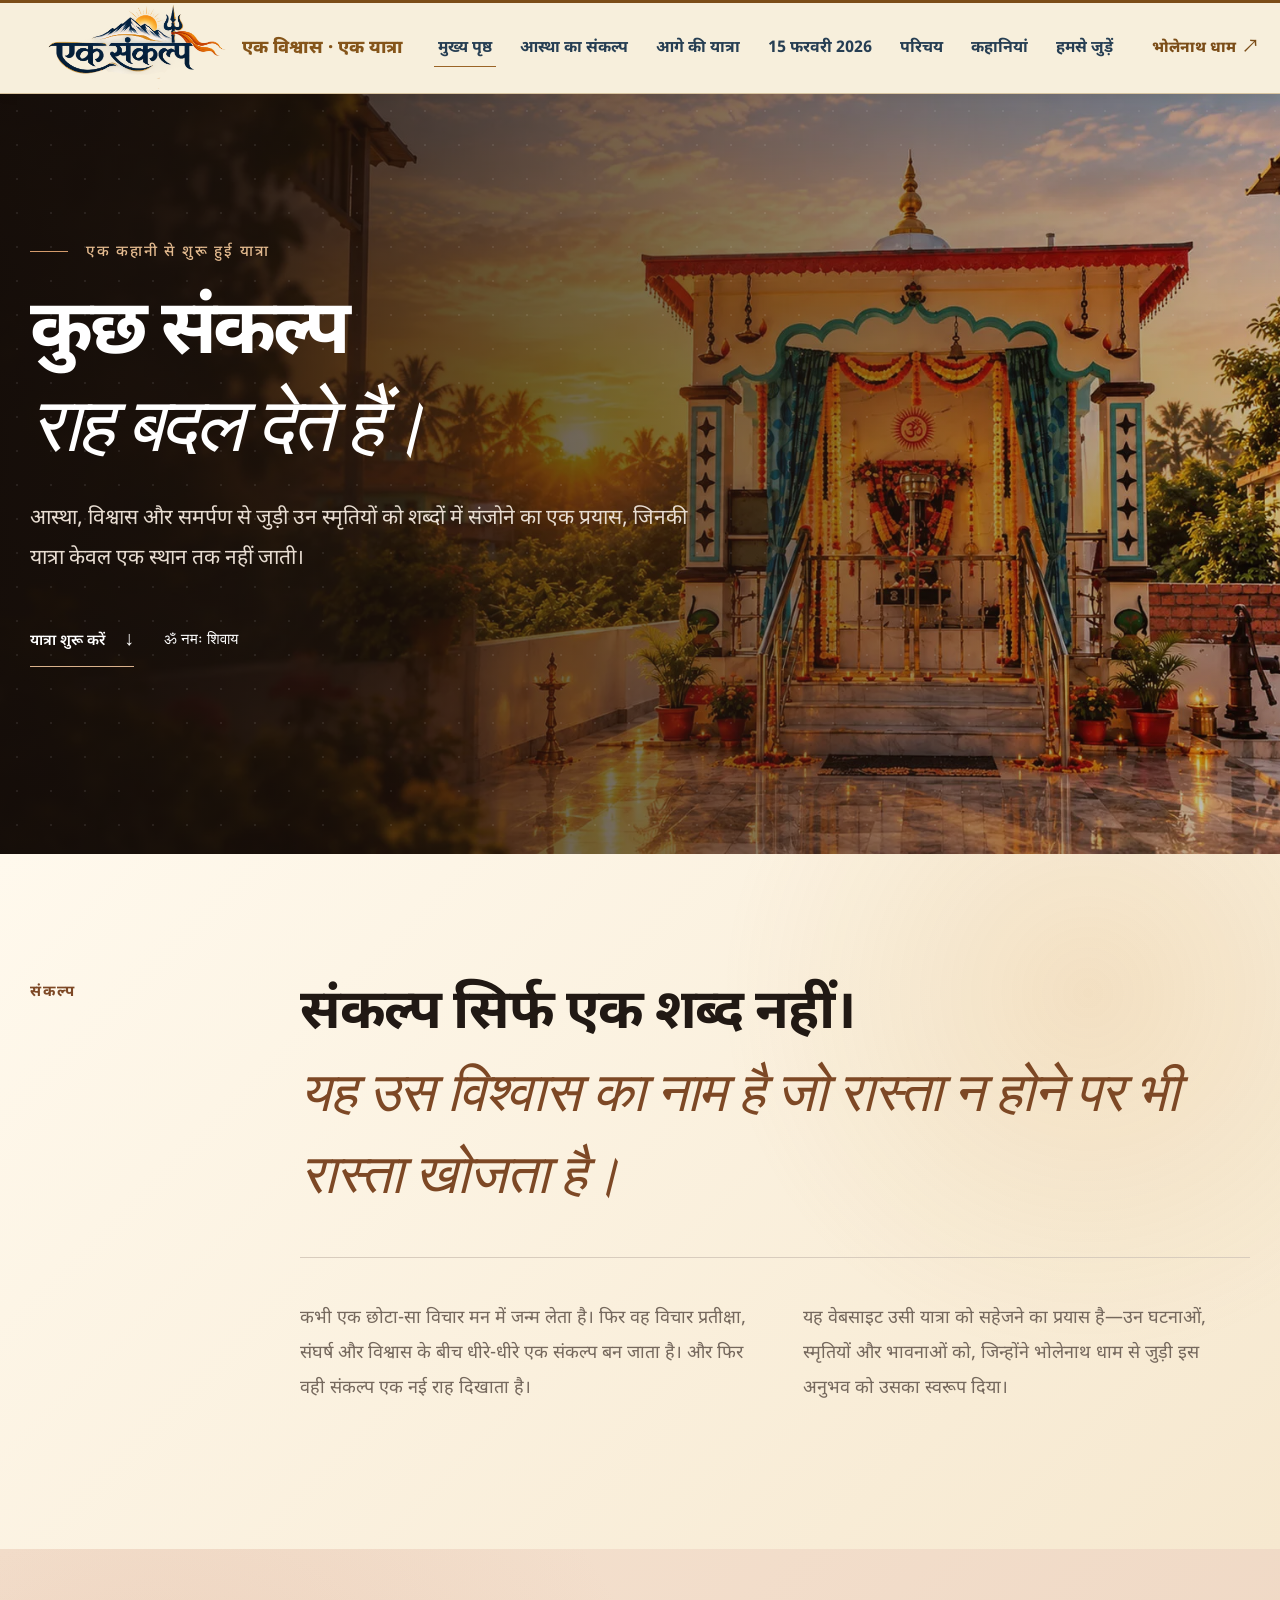
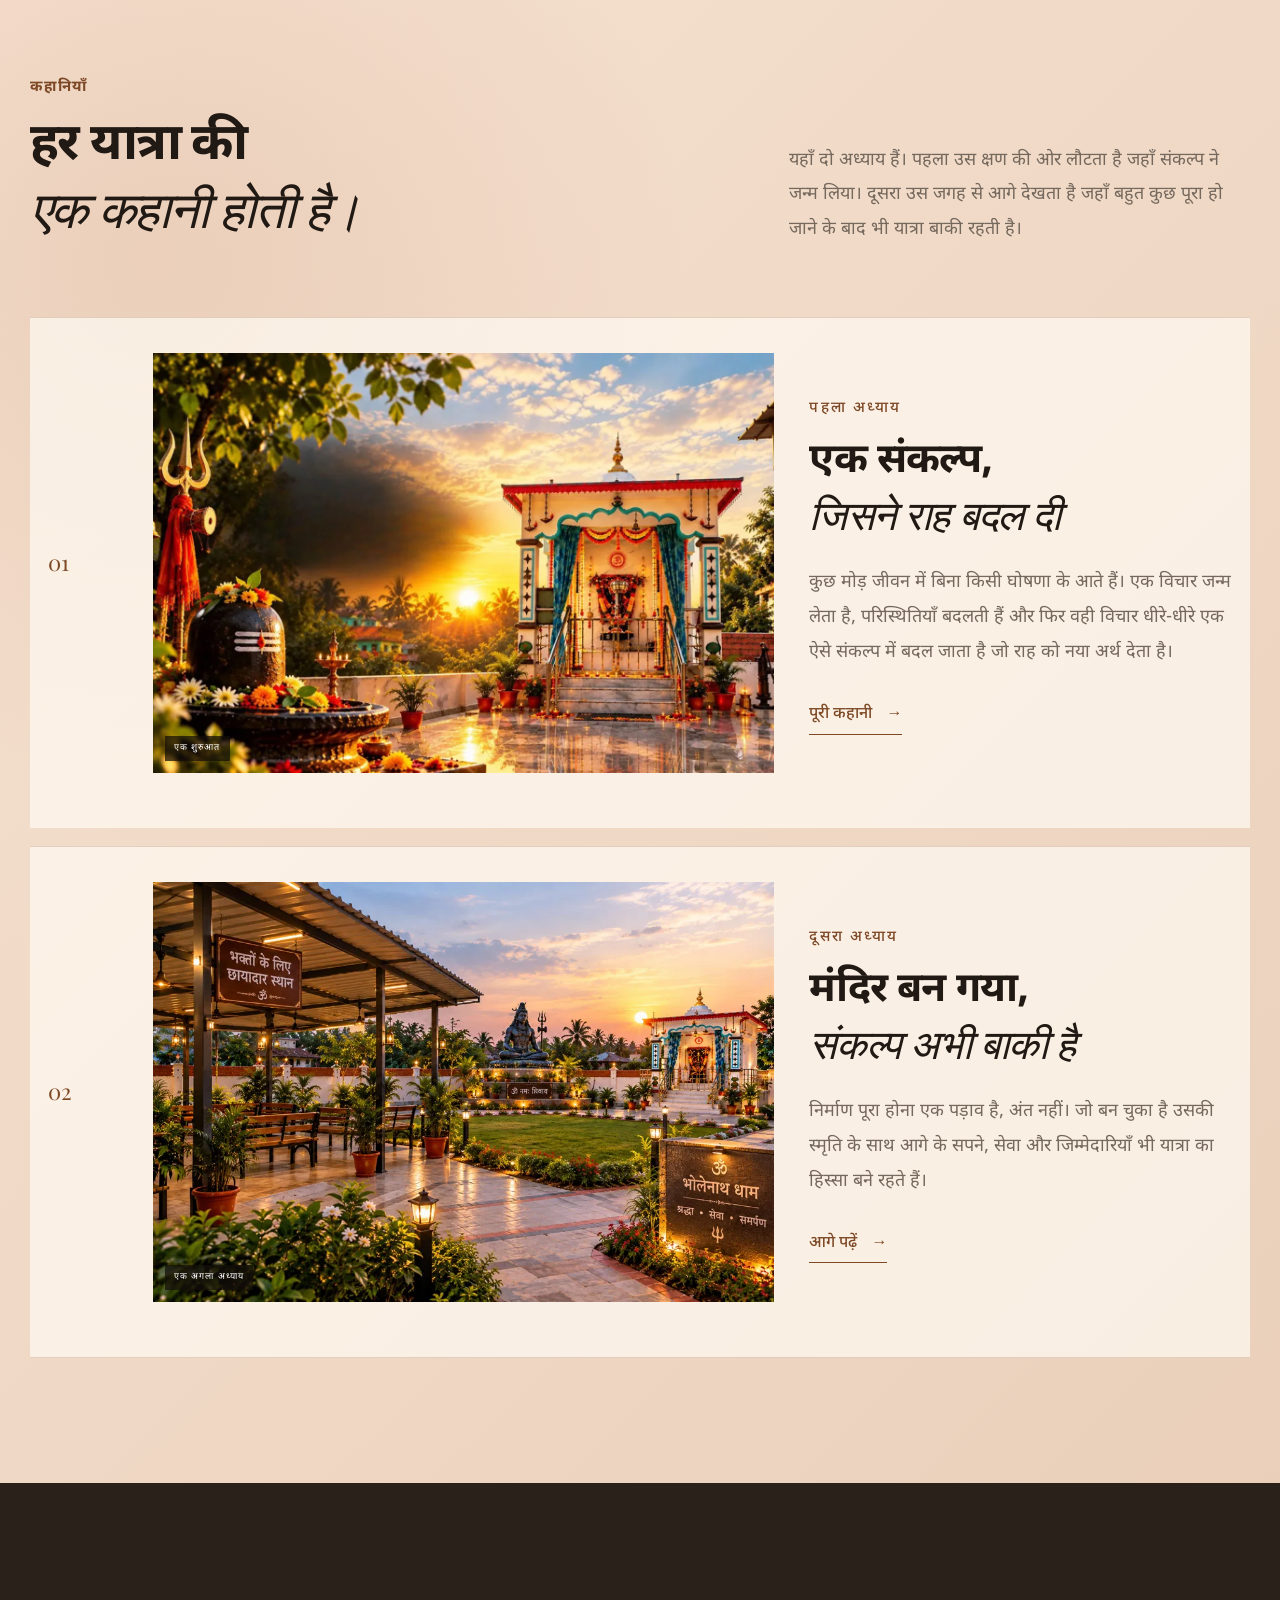
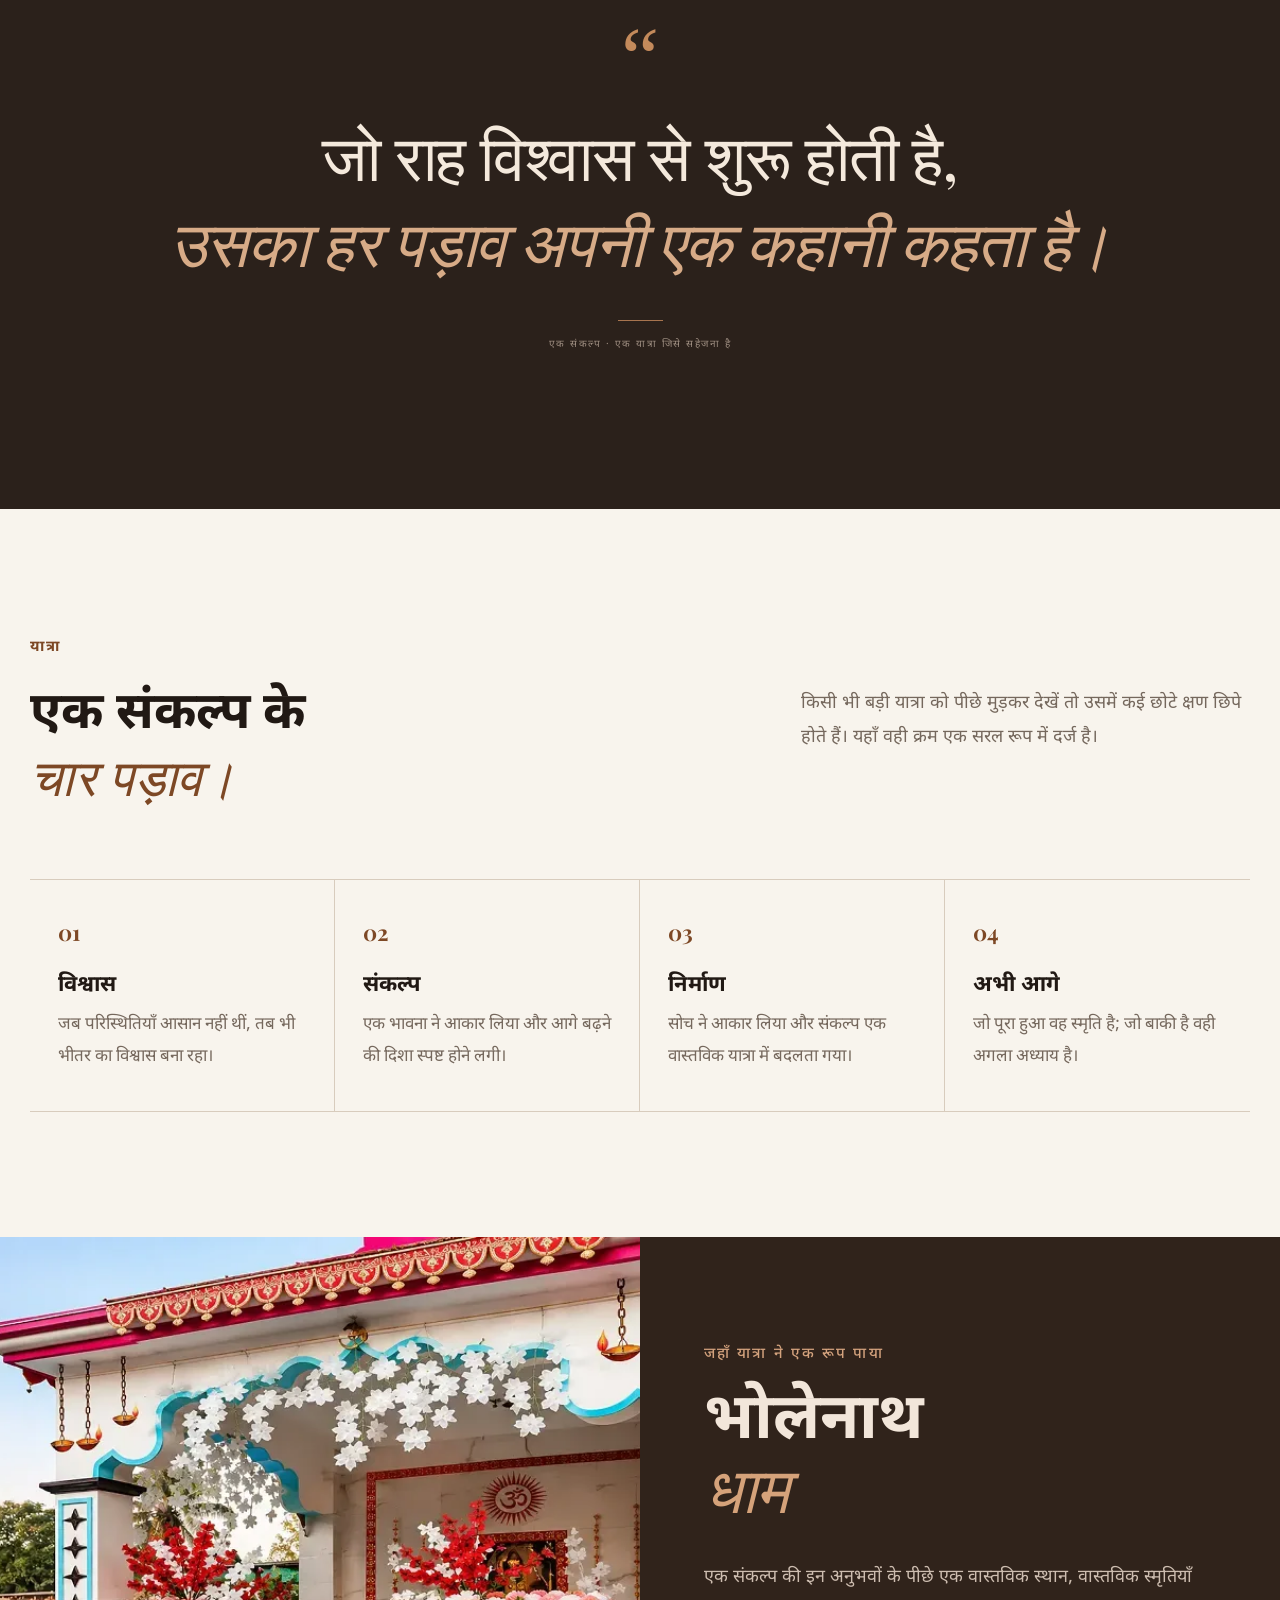
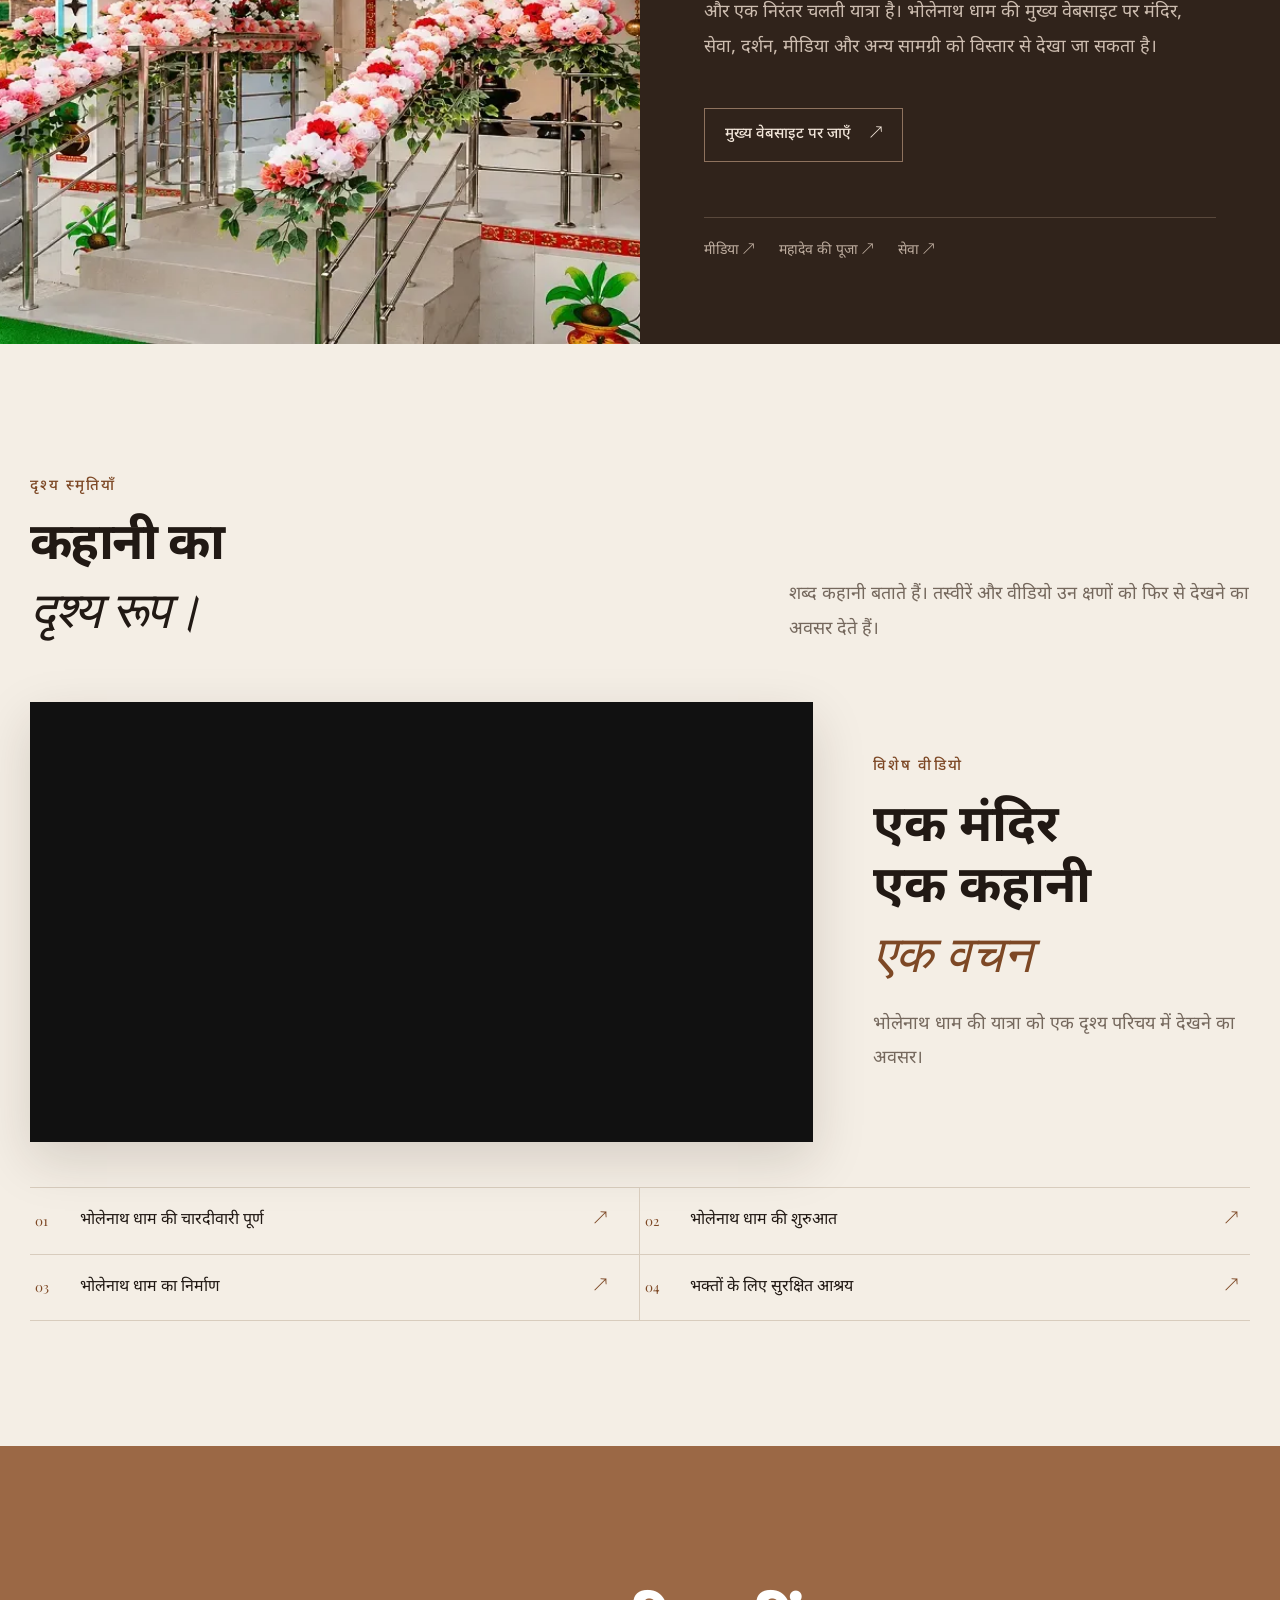
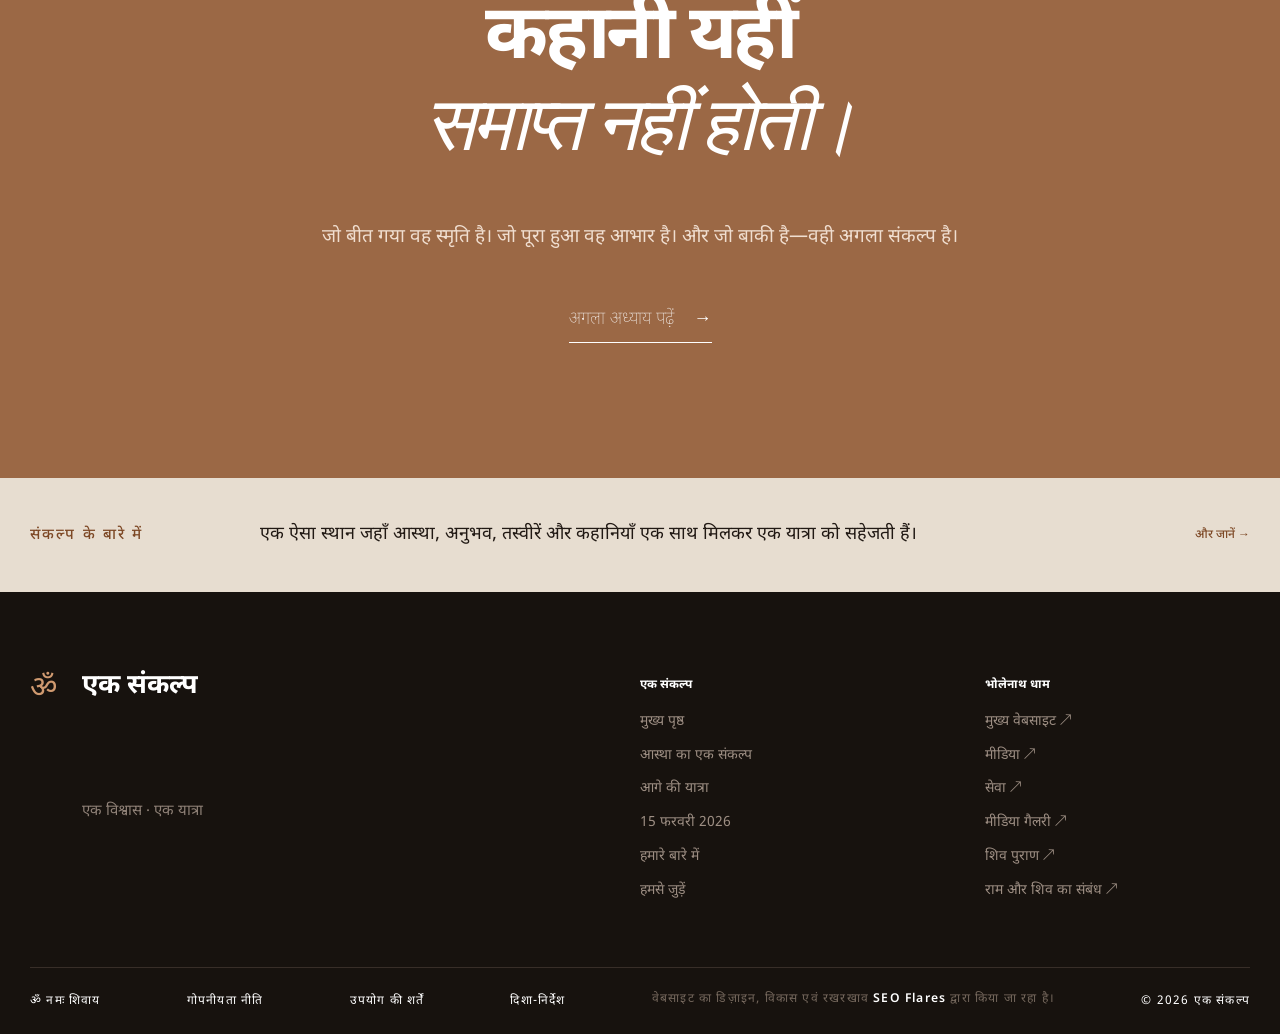
<file: index.html>
<!doctype html>
<html lang="hi">
<head>

  <meta charset="utf-8">

  <meta name="viewport"
        content="width=device-width, initial-scale=1">

  <title>एक संकल्प - एक विश्वास, एक यात्रा | आस्था, स्मृति और कहानी</title>
  <meta name="description" content="एक संकल्प - आस्था, विश्वास, समर्पण और भोलेनाथ धाम से जुड़ी भावपूर्ण कहानियों, स्मृतियों और यात्राओं को संजोने का एक हिंदी मंच।">
  <meta name="keywords" content="संकल्प, एक संकल्प, भोलेनाथ धाम, आस्था, भक्ति, शिव भक्ति, महादेव, आध्यात्मिक यात्रा, धार्मिक अनुभव, भक्ति अनुभव, हिंदी अनुभव, स्मृतियां, विश्वास, समर्पण">
  <meta name="author" content="एक संकल्प">
  <meta name="robots" content="index, follow">
  <meta name="language" content="Hindi">
  <meta name="theme-color" content="#f8f4ed">

  <!-- Canonical -->
  <link rel="canonical" href="https://eksankalp.xyz/">

  <!-- Favicon -->
  <link rel="icon" type="image/png" href="images/ek-sankalp-logo.png">
  <link rel="apple-touch-icon" href="images/ek-sankalp-logo.png">

  <!-- Google Fonts -->
  <link rel="preconnect" href="https://fonts.googleapis.com">

  <link rel="preconnect" href="https://fonts.gstatic.com" crossorigin>

  <!-- Open Graph / Facebook / WhatsApp -->
  <meta property="og:type" content="website">
  <meta property="og:title" content="एक संकल्प - एक विश्वास, एक यात्रा">
  <meta property="og:description" content="एक संकल्प - आस्था, विश्वास, समर्पण और भोलेनाथ धाम से जुड़ी भावपूर्ण कहानियों, स्मृतियों और यात्राओं को संजोने का एक हिंदी मंच।">
  <meta property="og:image" content="https://eksankalp.xyz/images/home/ek-sankalp-cover.webp">
  <meta property="og:image:alt" content="एक संकल्प - भोलेनाथ धाम से जुड़ी आध्यात्मिक यात्रा">
  <meta property="og:url" content="https://eksankalp.xyz/">
  <meta property="og:site_name" content="एक संकल्प">
  <meta property="og:locale" content="hi_IN">

  <!-- Twitter / X -->
  <meta name="twitter:card" content="summary_large_image">
  <meta name="twitter:title" content="एक संकल्प - एक विश्वास, एक यात्रा">
  <meta name="twitter:description" content="एक संकल्प - आस्था, विश्वास, समर्पण और भोलेनाथ धाम से जुड़ी भावपूर्ण कहानियों, स्मृतियों और यात्राओं को संजोने का एक हिंदी मंच।">
  <meta name="twitter:image" content="https://eksankalp.xyz/images/home/ek-sankalp-cover.webp">
  <meta name="twitter:image:alt" content="एक संकल्प — भोलेनाथ धाम से जुड़ी आध्यात्मिक यात्रा">

  <!-- Structured Data -->
  <script type="application/ld+json">
  {
    "@context": "https://schema.org",
    "@type": "WebSite",
    "name": "एक संकल्प",
    "alternateName": "Ek Sankalp",
    "description": "एक संकल्प - आस्था, विश्वास, समर्पण और भोलेनाथ धाम से जुड़ी भावपूर्ण कहानियों, स्मृतियों और यात्राओं को संजोने का एक हिंदी मंच।",
    "inLanguage": "hi-IN",
    "url": "https://eksankalp.xyz/"
  }
  </script>

  <!-- Main stylesheet -->
  <link rel="stylesheet" href="css/style.css">

</head>
<body>
<a class="skip" href="#main">मुख्य सामग्री पर जाएँ</a>

<header class="site-header">
  <div class="topline"></div>
  <div class="nav wrap">
    <a class="logo" href="index.html" aria-label="एक संकल्प मुख्य पृष्ठ">
      <img src="images/ek-sankalp-logo.png" alt="एक संकल्प — एक विश्वास, एक यात्रा">
    </a>
      <div class="brand-motto" aria-label="एक विश्वास · एक यात्रा">एक विश्वास · एक यात्रा</div>

      <!-- Hamburger -->
    <button
      class="mobile-menu-toggle"
      type="button"
      aria-label="Open navigation"
      aria-expanded="false">
      ☰
    </button>
   
    <nav aria-label="मुख्य नेविगेशन">
      <a class="active" href="https://eksankalp.xyz/">मुख्य पृष्ठ</a>
      <a href="astha-ka-ek-sankalp.html">आस्था का संकल्प</a>
      <a href="sankalp-abhi-baki-hai.html">आगे की यात्रा</a>
      <a href="15-february-2026.html">15 फरवरी 2026</a>
      <a href="about.html">परिचय</a>
      <a href="stories/index.html">कहानियां</a>
      <a href="contact.html">हमसे जुड़ें</a>
    </nav>
    <a class="dham-nav" href="https://bholenathdham.in/" target="_blank" rel="noopener">
      <span>भोलेनाथ धाम</span><b>↗</b>
    </a>
  </div>
</header>

<main id="main">

<section class="hero">
 <img class="hero-image" src="images/home/ek-sankalp-cover.webp" alt="एक संकल्प — भोलेनाथ धाम से जुड़ी आध्यात्मिक यात्रा">
  <div class="hero-shade"></div>
  <div class="hero-pattern"></div>
  <div class="wrap hero-content">
    <div class="hero-kicker"><span></span> एक कहानी से शुरू हुई यात्रा</div>
    <h1>कुछ संकल्प<br><em>राह बदल देते हैं।</em></h1>
    <p class="hero-text">आस्था, विश्वास और समर्पण से जुड़ी उन स्मृतियों को शब्दों में संजोने का एक प्रयास, जिनकी यात्रा केवल एक स्थान तक नहीं जाती।</p>
    <div class="hero-meta">
      <a class="hero-link" href="#stories">यात्रा शुरू करें <span>↓</span></a>
      <div class="hero-note">ॐ नमः शिवाय</div>
    </div>
  </div>
  
</section>

<section class="manifesto section">
  <div class="wrap manifesto-grid">
         <div class="section-label"><b>संकल्प</b></div>
        <div class="manifesto-main">
      <p class="display">संकल्प सिर्फ एक शब्द नहीं।<br><em>यह उस विश्वास का नाम है जो रास्ता न होने पर भी रास्ता खोजता है।</em></p>
      <div class="manifesto-copy">
        <p>कभी एक छोटा-सा विचार मन में जन्म लेता है। फिर वह विचार प्रतीक्षा, संघर्ष और विश्वास के बीच धीरे-धीरे एक संकल्प बन जाता है। और फिर वही संकल्प एक नई राह दिखाता है।</p>
        <p>यह वेबसाइट उसी यात्रा को सहेजने का प्रयास है—उन घटनाओं, स्मृतियों और भावनाओं को, जिन्होंने भोलेनाथ धाम से जुड़ी इस अनुभव को उसका स्वरूप दिया।</p>
      </div>
    </div>
  </div>
</section>

<section id="stories" class="stories section">
  <div class="wrap">
    <div class="section-intro">
      <div>
        <div class="section-label"><b>कहानियाँ</b></div>
        <h2>हर यात्रा की<br><em>एक कहानी होती है।</em></h2>
      </div>
      <p>यहाँ दो अध्याय हैं। पहला उस क्षण की ओर लौटता है जहाँ संकल्प ने जन्म लिया। दूसरा उस जगह से आगे देखता है जहाँ बहुत कुछ पूरा हो जाने के बाद भी यात्रा बाकी रहती है।</p>
    </div>

    <article class="story-card story-one">
      <div class="story-number">01</div>
      <div class="story-visual">
        <img src="images/stories/ek-sankalp-cover.webp" alt="एक संकल्प, जिसने राह बदल दी — कहानी का भावपूर्ण दृश्य" width="1400" height="900" loading="lazy">
        <span class="visual-caption">एक शुरुआत</span>
      </div>
      <div class="story-info">
        <span class="overline">पहला अध्याय</span>
        <h3>एक संकल्प,<br><em>जिसने राह बदल दी</em></h3>
        <p>कुछ मोड़ जीवन में बिना किसी घोषणा के आते हैं। एक विचार जन्म लेता है, परिस्थितियाँ बदलती हैं और फिर वही विचार धीरे-धीरे एक ऐसे संकल्प में बदल जाता है जो राह को नया अर्थ देता है।</p>
        <a href="astha-ka-ek-sankalp.html">पूरी कहानी <span>→</span></a>
      </div>
    </article>

    <article class="story-card story-two">
      <div class="story-number">02</div>
      <div class="story-visual">
        <img src="images/stories/sankalp-abhi-baki-hai.webp" alt="मंदिर बन गया, संकल्प अभी बाकी है — भोलेनाथ धाम की निरंतर यात्रा" width="1400" height="900" loading="lazy">
        <span class="visual-caption">एक अगला अध्याय</span>
      </div>
      <div class="story-info">
        <span class="overline">दूसरा अध्याय</span>
        <h3>मंदिर बन गया,<br><em>संकल्प अभी बाकी है</em></h3>
        <p>निर्माण पूरा होना एक पड़ाव है, अंत नहीं। जो बन चुका है उसकी स्मृति के साथ आगे के सपने, सेवा और जिम्मेदारियाँ भी यात्रा का हिस्सा बने रहते हैं।</p>
        <a href="sankalp-abhi-baki-hai.html">आगे पढ़ें <span>→</span></a>
      </div>
    </article>
  </div>
</section>

<section class="quote-section">
  <div class="wrap quote-wrap">
    <div class="quote-symbol">“</div>
    <blockquote>जो राह विश्वास से शुरू होती है,<br><em>उसका हर पड़ाव अपनी एक कहानी कहता है।</em></blockquote>
    <span class="quote-line"></span>
    <p>एक संकल्प · एक यात्रा जिसे सहेजना है</p>
  </div>
</section>

<section class="journey section">
  <div class="wrap">
    <div class="section-label"><b>यात्रा</b></div>
    <div class="journey-heading">
      <h2>एक संकल्प के<br><em>चार पड़ाव।</em></h2>
      <p>किसी भी बड़ी यात्रा को पीछे मुड़कर देखें तो उसमें कई छोटे क्षण छिपे होते हैं। यहाँ वही क्रम एक सरल रूप में दर्ज है।</p>
    </div>
    <div class="timeline">
      <div><b>01</b><h3>विश्वास</h3><p>जब परिस्थितियाँ आसान नहीं थीं, तब भी भीतर का विश्वास बना रहा।</p></div>
      <div><b>02</b><h3>संकल्प</h3><p>एक भावना ने आकार लिया और आगे बढ़ने की दिशा स्पष्ट होने लगी।</p></div>
      <div><b>03</b><h3>निर्माण</h3><p>सोच ने आकार लिया और संकल्प एक वास्तविक यात्रा में बदलता गया।</p></div>
      <div><b>04</b><h3>अभी आगे</h3><p>जो पूरा हुआ वह स्मृति है; जो बाकी है वही अगला अध्याय है।</p></div>
    </div>
  </div>
</section>

<section class="dham-section">
  <div class="dham-image">
 <img src="images/home/bholenath-dham-mandir-01.webp"
    alt="भोलेनाथ धाम मंदिर का दृश्य" >
</div>
  <div class="dham-copy">
    <span class="overline">जहाँ यात्रा ने एक रूप पाया</span>
    <h2>भोलेनाथ<br><em>धाम</em></h2>
    <p>एक संकल्प की इन अनुभवों के पीछे एक वास्तविक स्थान, वास्तविक स्मृतियाँ और एक निरंतर चलती यात्रा है। भोलेनाथ धाम की मुख्य वेबसाइट पर मंदिर, सेवा, दर्शन, मीडिया और अन्य सामग्री को विस्तार से देखा जा सकता है।</p>
    <a class="dark-button" href="https://bholenathdham.in/" target="_blank" rel="noopener">मुख्य वेबसाइट पर जाएँ <span>↗</span></a>
    <div class="dham-links">
      <a href="https://bholenathdham.in/media.html" target="_blank" rel="noopener">मीडिया <span>↗</span></a>
      <a href="https://bholenathdham.in/explore/shiva-puja.html" target="_blank" rel="noopener">महादेव की पूजा <span>↗</span></a>
      <a href="https://bholenathdham.in/seva.html" target="_blank" rel="noopener">सेवा <span>↗</span></a>
    </div>
  </div>
</section>

<section class="video-section section">
  <div class="wrap">
    <div class="section-intro compact">
      <div><span class="overline">दृश्य स्मृतियाँ</span><h2>कहानी का<br><em>दृश्य रूप।</em></h2></div>
      <p>शब्द कहानी बताते हैं। तस्वीरें और वीडियो उन क्षणों को फिर से देखने का अवसर देते हैं।</p>
    </div>
    <div class="video-feature">
      <div class="video-frame"><iframe src="https://www.youtube.com/embed/Ny4eXsT2Ukw" title="भोलेनाथ धाम — एक मंदिर, एक कहानी, एक वचन" loading="lazy" allow="accelerometer; autoplay; clipboard-write; encrypted-media; gyroscope; picture-in-picture; web-share" allowfullscreen></iframe></div>
      <div class="video-text"><span class="overline">विशेष वीडियो</span><h3>एक मंदिर<br>एक कहानी<br><em>एक वचन</em></h3><p>भोलेनाथ धाम की यात्रा को एक दृश्य परिचय में देखने का अवसर।</p></div>
    </div>
    <div class="video-links">
      <a href="https://www.youtube.com/watch?v=H6eIGqXtNQ8" target="_blank" rel="noopener"><small>01</small><span>भोलेनाथ धाम की चारदीवारी पूर्ण</span><b>↗</b></a>
      <a href="https://www.youtube.com/watch?v=0SCjUZJNgdA" target="_blank" rel="noopener"><small>02</small><span>भोलेनाथ धाम की शुरुआत</span><b>↗</b></a>
      <a href="https://www.youtube.com/watch?v=KBONwqfKgeg" target="_blank" rel="noopener"><small>03</small><span>भोलेनाथ धाम का निर्माण</span><b>↗</b></a>
      <a href="https://www.youtube.com/watch?v=iZK0Z0IbvUQ" target="_blank" rel="noopener"><small>04</small><span>भक्तों के लिए सुरक्षित आश्रय</span><b>↗</b></a>
    </div>
  </div>
</section>

<section class="closing">
  <div class="wrap closing-inner">
    <span class="overline"></span>
    <h2>कहानी यहीं<br><em>समाप्त नहीं होती।</em></h2>
    <p>जो बीत गया वह स्मृति है। जो पूरा हुआ वह आभार है। और जो बाकी है—वही अगला संकल्प है।</p>
    <a href="sankalp-abhi-baki-hai.html">अगला अध्याय पढ़ें <span>→</span></a>
  </div>
</section>

<section class="about-strip">
  <div class="wrap about-grid">
    <span class="overline">संकल्प के बारे में</span>
    <p>एक ऐसा स्थान जहाँ आस्था, अनुभव, तस्वीरें और कहानियाँ एक साथ मिलकर एक यात्रा को सहेजती हैं।</p>
    <a href="about.html">और जानें →</a>
  </div>
</section>

</main>

<footer>
  <div class="wrap footer-main">
    <div class="footer-logo">
      <span>ॐ</span>
      <strong>एक संकल्प</strong>
      <small>एक विश्वास · एक यात्रा</small>
    </div>
    <div>
      <h3>एक संकल्प</h3>
      <a href="https://eksankalp.xyz/">मुख्य पृष्ठ</a>
      <a href="astha-ka-ek-sankalp.html">आस्था का एक संकल्प</a>
      <a href="sankalp-abhi-baki-hai.html">आगे की यात्रा</a>
      <a href="15-february-2026.html">15 फरवरी 2026</a>
      <a href="about.html">हमारे बारे में</a>
      <a href="contact.html">हमसे जुड़ें</a>
    </div>
    <div>
      <h3>भोलेनाथ धाम</h3>
      <a href="https://bholenathdham.in/" target="_blank" rel="noopener">मुख्य वेबसाइट ↗</a>
      <a href="https://bholenathdham.in/media.html" target="_blank" rel="noopener">मीडिया ↗</a>
      <a href="https://bholenathdham.in/seva.html" target="_blank" rel="noopener">सेवा ↗</a>
      <a href="https://bholenathdham.in/media.html" target="_blank" rel="noopener">मीडिया गैलरी ↗</a>
      <a href="https://bholenathdham.in/shiva-purana/shiva-purana.html" target="_blank" rel="noopener">शिव पुराण ↗</a>
      <a href="https://bholenathdham.in/explore/rama-shiva/index.html" target="_blank" rel="noopener">राम और शिव का संबंध ↗</a>
    </div>
  </div>
  <div class="wrap footer-bottom">
  <span>ॐ नमः शिवाय</span>

   <span>
    <a href="privacy-policy.html">
      गोपनीयता नीति 
    </a>
  </span> 

  <span>
    <a href="terms.html">
      उपयोग की शर्तें 
    </a>
  </span> 

  <span>
    <a href="story-submission-guidelines.html">
      दिशा-निर्देश
    </a>
  </span> 

   <span class="footer-credit">
    <a href="https://seoflares.info/" target="_blank" rel="noopener noreferrer">
      वेबसाइट का डिज़ाइन, विकास एवं रखरखाव <strong>SEO Flares</strong> द्वारा किया जा रहा है।
    </a>
  </span>

  <span>© 2026 एक संकल्प</span>  
</div>
</footer>

<script>
document.addEventListener("DOMContentLoaded", function () {
  const button = document.querySelector(".mobile-menu-toggle");
  const nav = document.querySelector(".site-header nav");
  if (!button || !nav) return;
  button.addEventListener("click", function () {
    const isOpen = nav.classList.toggle("mobile-open");
    button.classList.toggle("is-open", isOpen);
    button.setAttribute("aria-expanded", isOpen ? "true" : "false");
    button.setAttribute("aria-label", isOpen ? "Close navigation" : "Open navigation");
  });
  nav.querySelectorAll("a").forEach(function (link) {
    link.addEventListener("click", function () {
      nav.classList.remove("mobile-open");
      button.classList.remove("is-open");
      button.setAttribute("aria-expanded", "false");
      button.setAttribute("aria-label", "Open navigation");
    });
  });
});
</script>
</body>
</html>
</file>
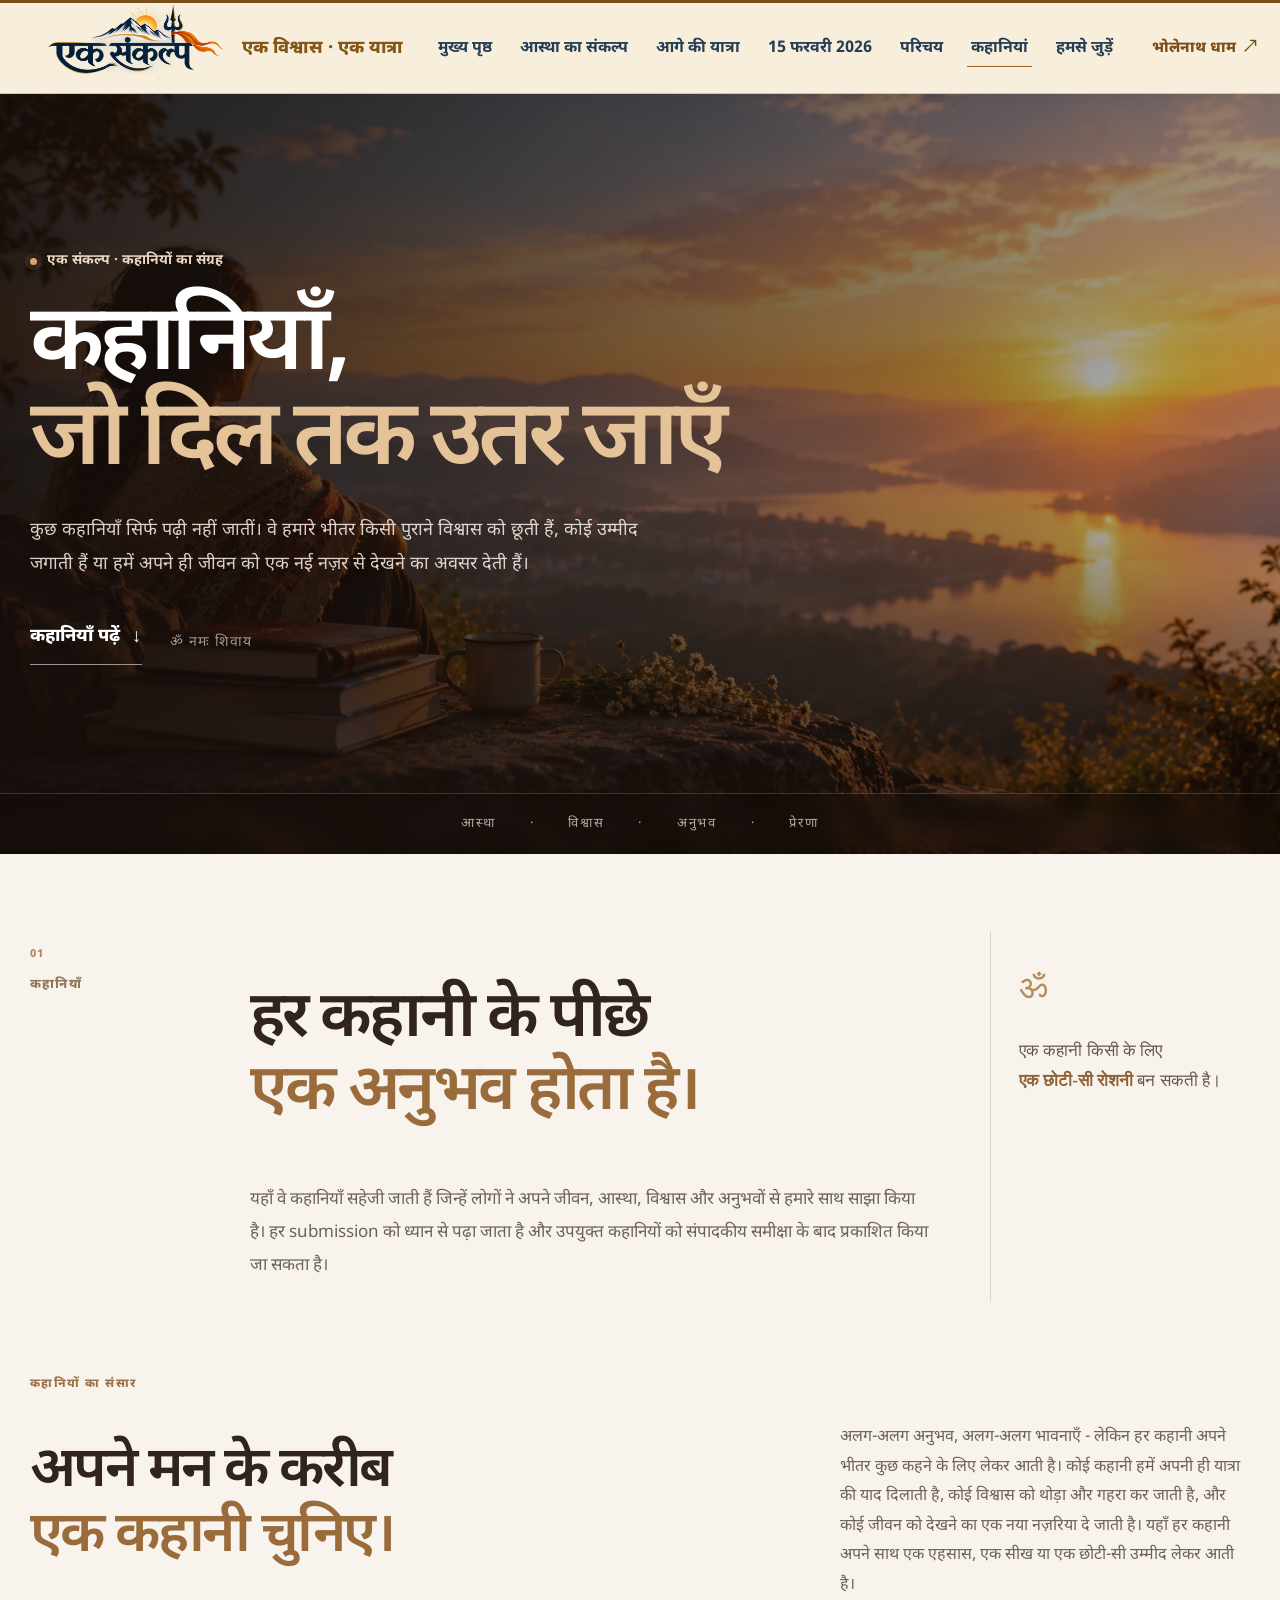
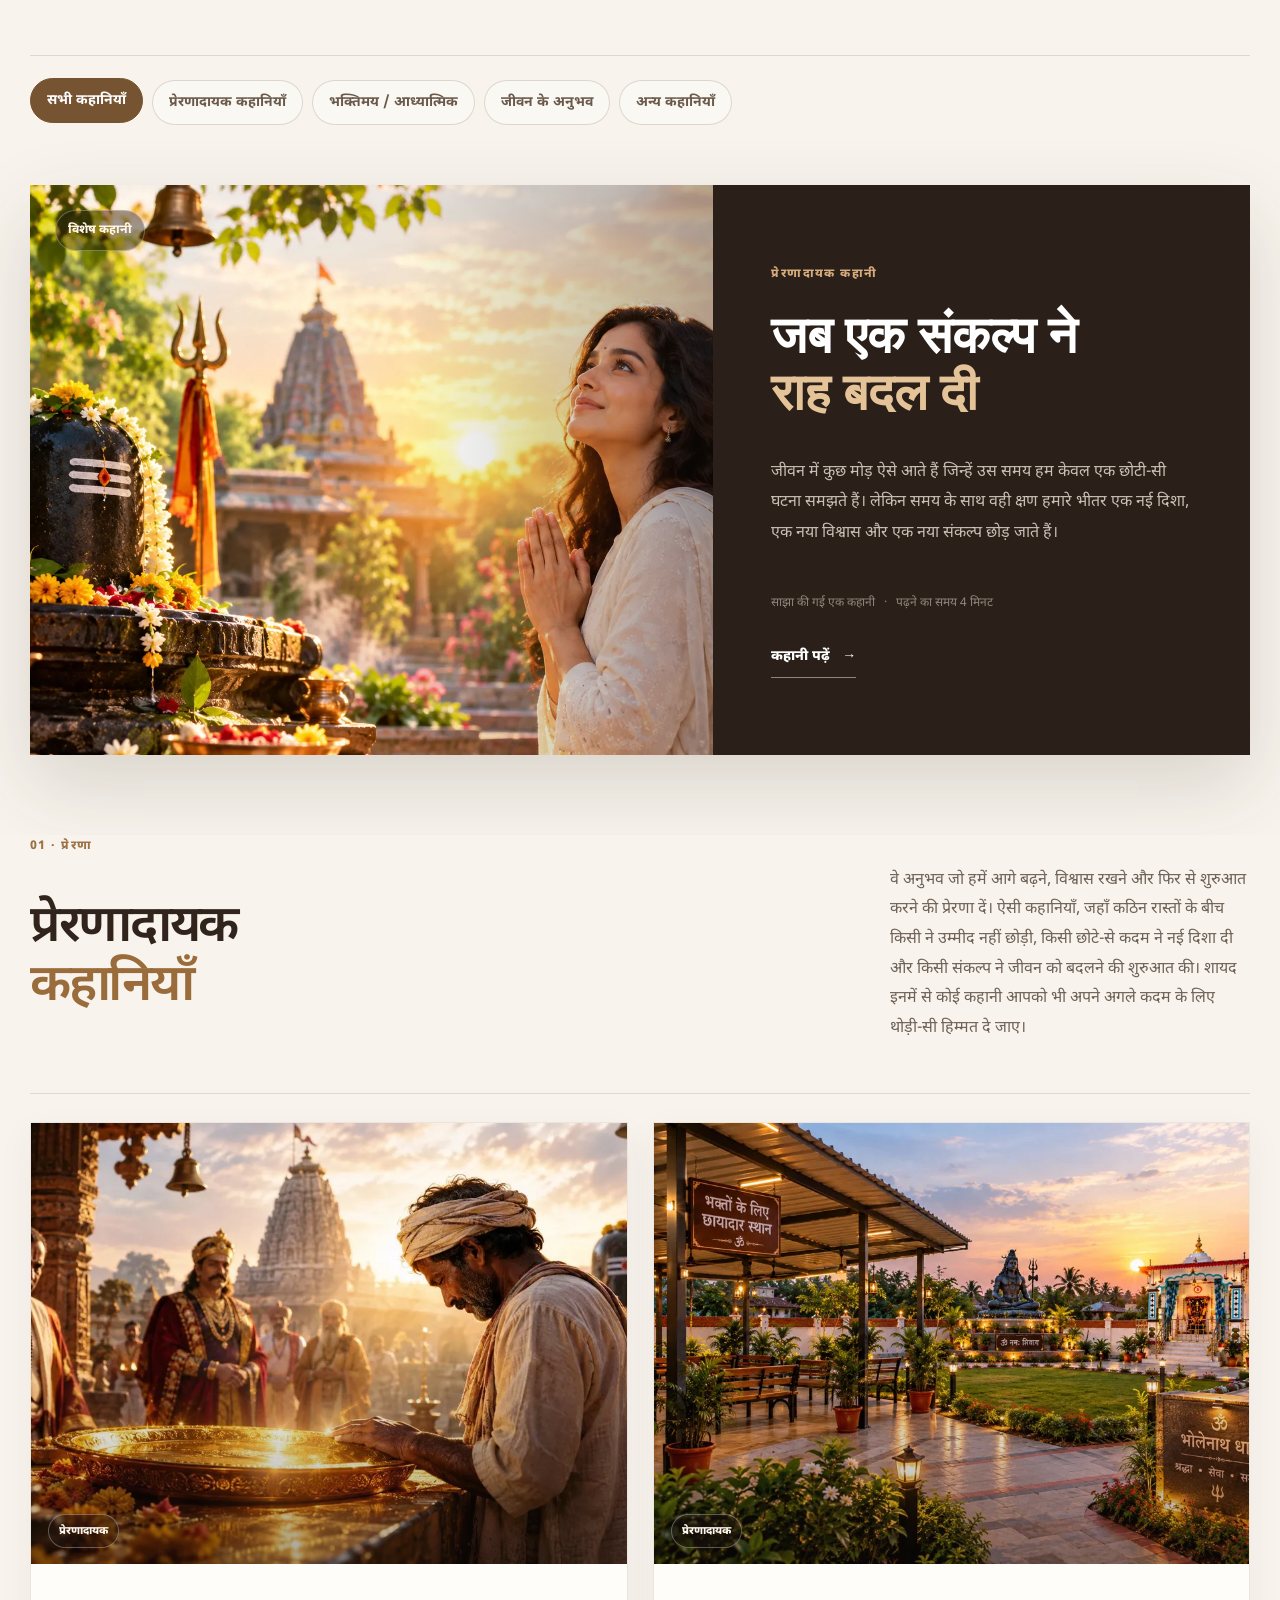
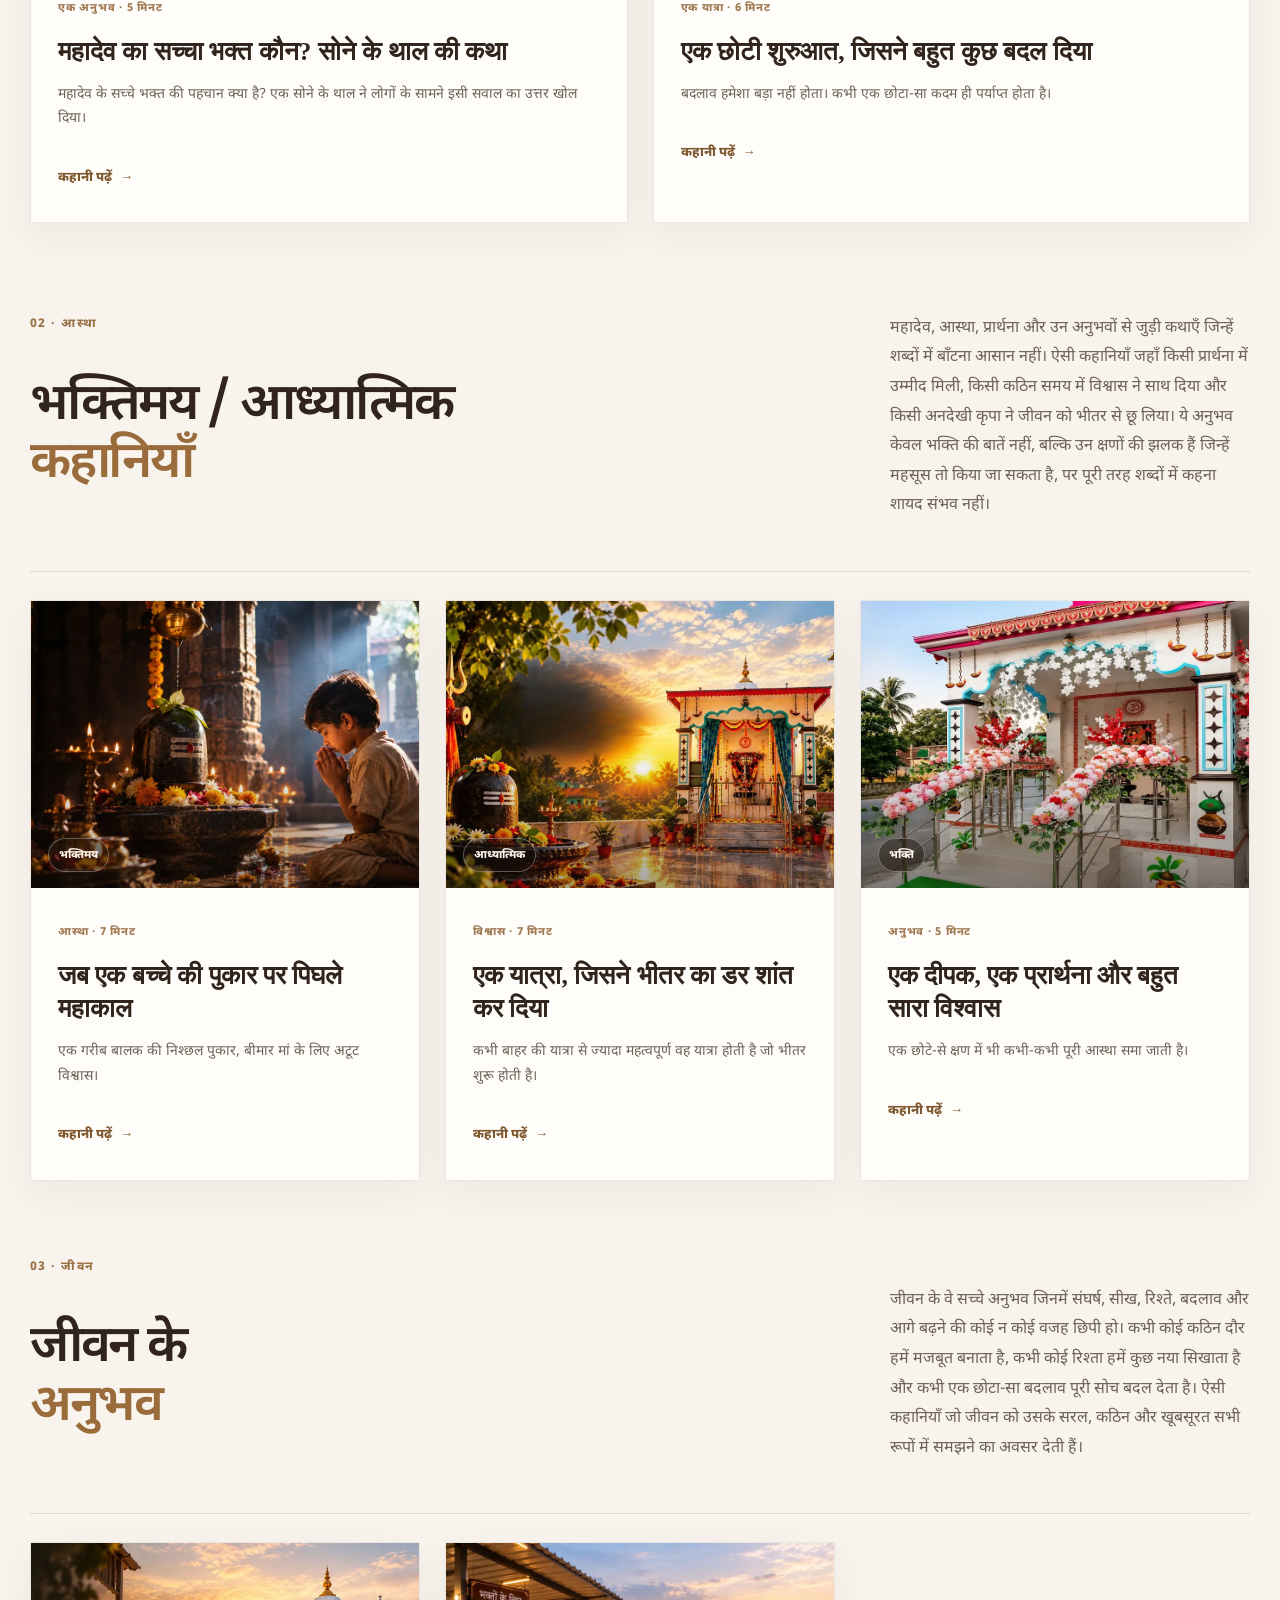
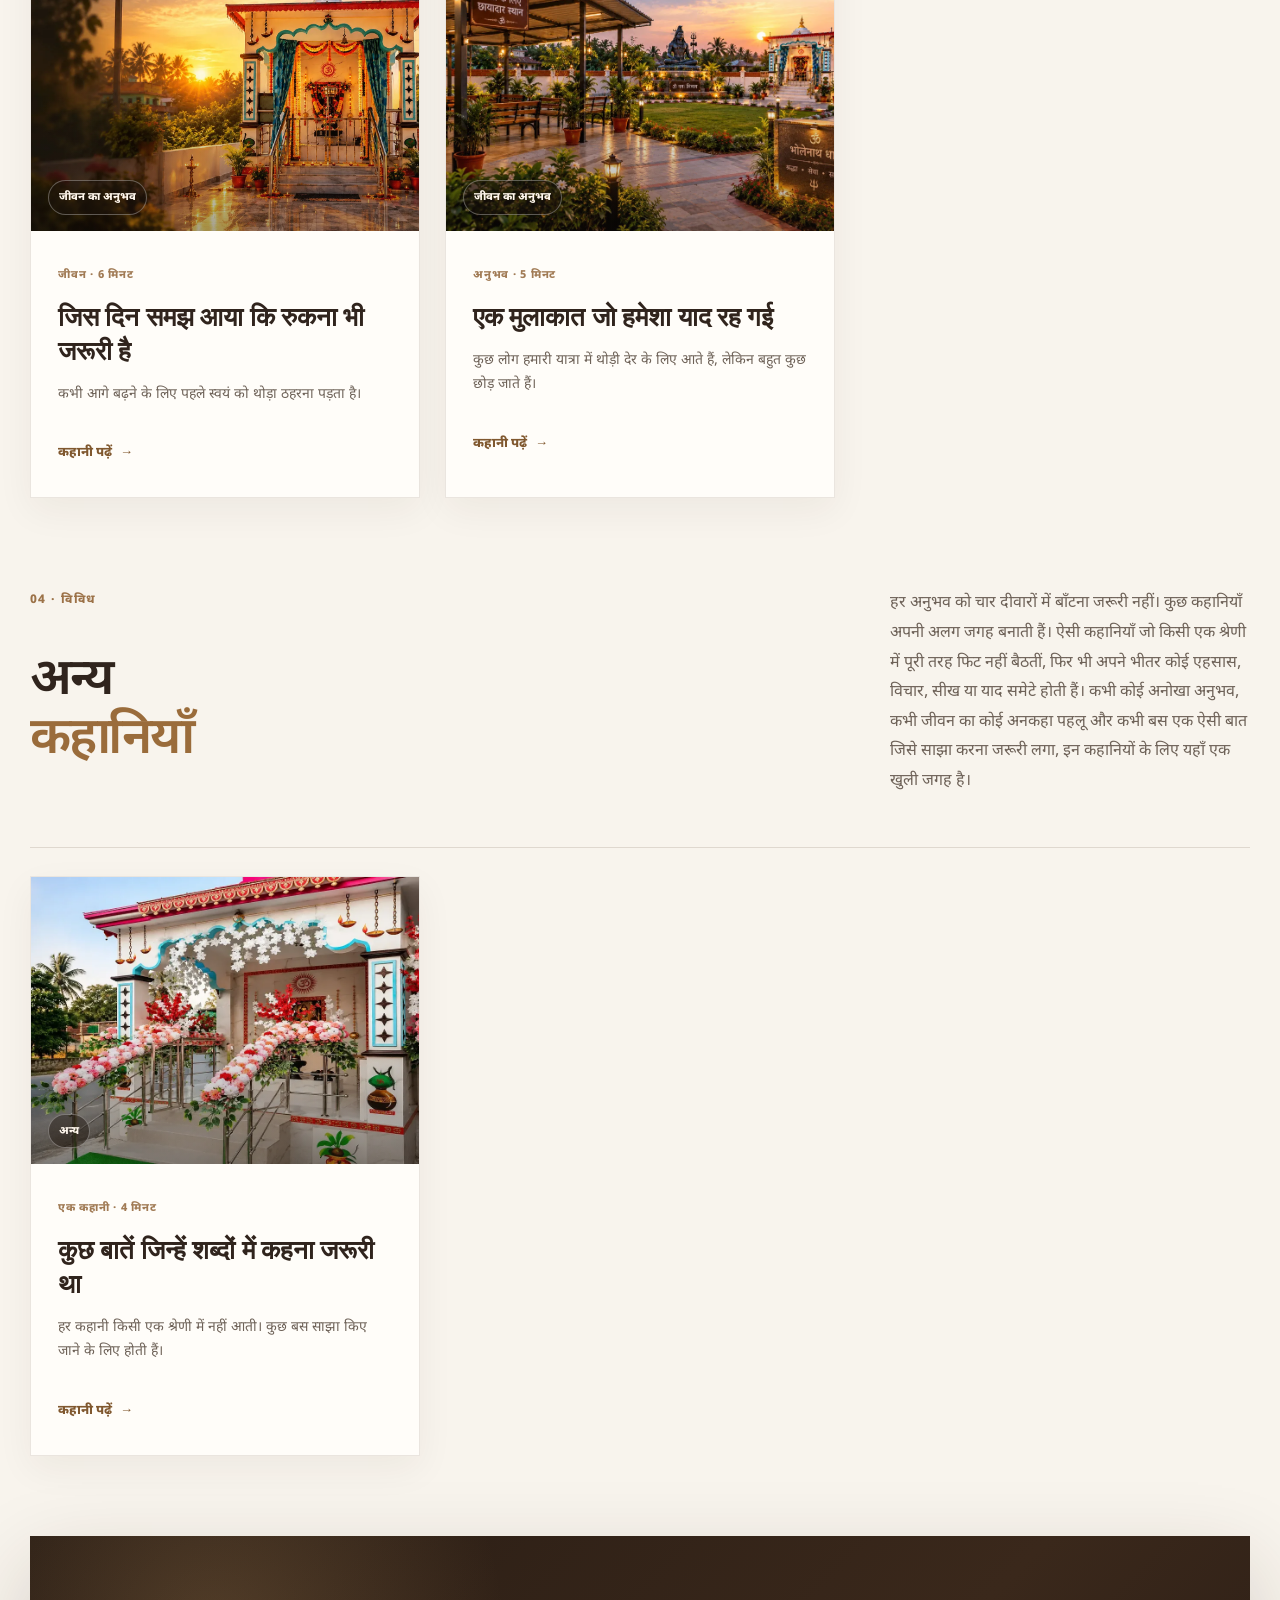
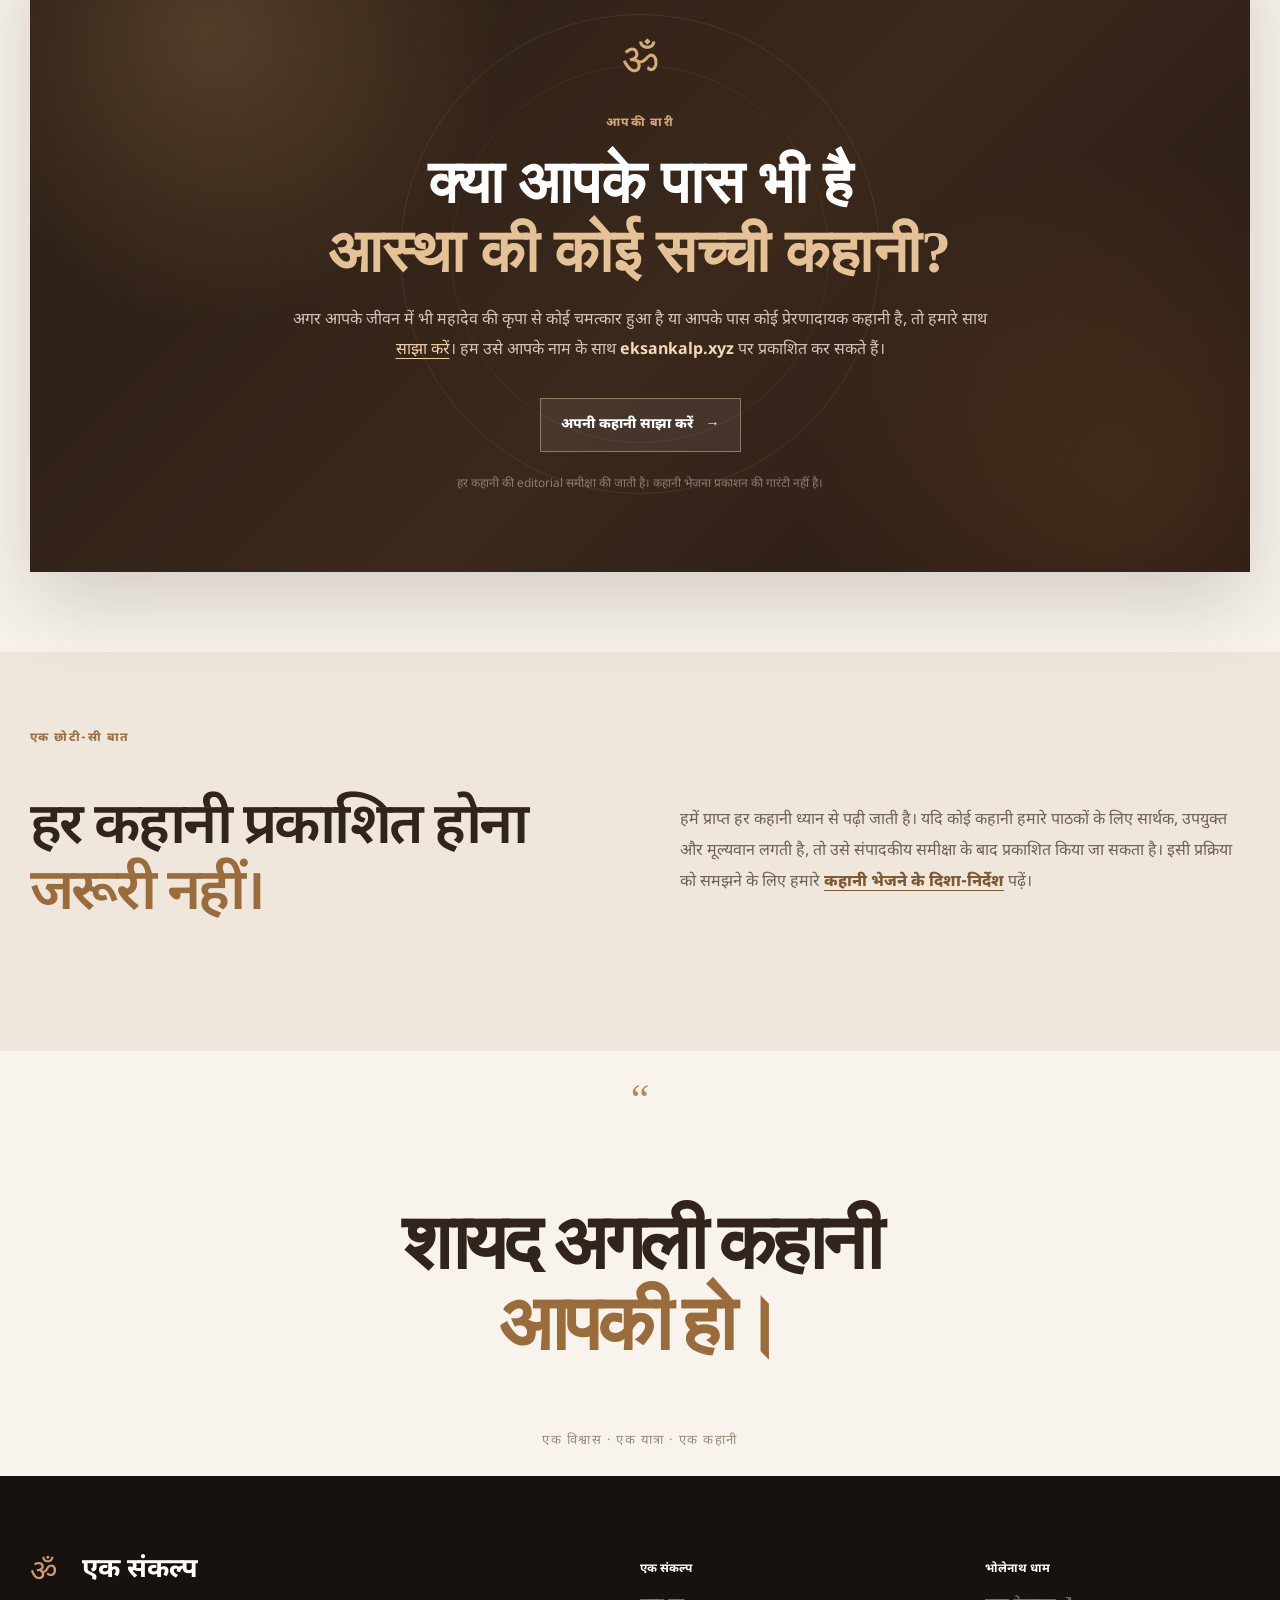
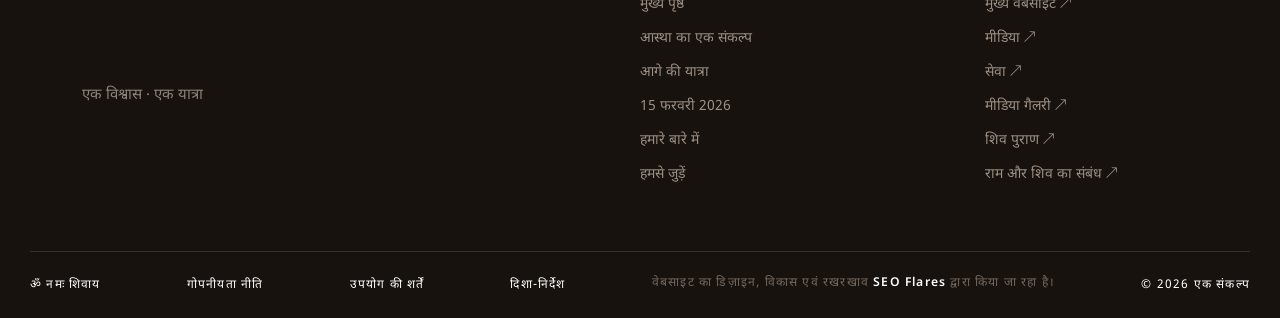
<file: stories/index.html>
<!doctype html>
<html lang="hi">
<head>
<meta charset="utf-8">
<meta name="viewport" content="width=device-width, initial-scale=1">
<title>कहानियाँ, जो दिल तक उतर जाएँ | एक संकल्प</title>
<meta name="description" content="आस्था, विश्वास, भक्ति और जीवन के अनुभवों से जुड़ी सच्ची कहानियाँ — एक संकल्प पर पढ़ें वे कहानियाँ, जो दिल तक उतर जाएँ।">
<meta name="robots" content="index, follow">
<link rel="canonical" href="https://eksankalp.xyz/stories/index.html">
<link rel="icon" type="image/png" href="../images/ek-sankalp-logo.png">
<meta property="og:type" content="website">
<meta property="og:title" content="कहानियाँ, जो दिल तक उतर जाएँ | एक संकल्प">
<meta property="og:description" content="आस्था, विश्वास, भक्ति और जीवन के अनुभवों से जुड़ी सच्ची कहानियों का संग्रह।">
<meta property="og:image" content="https://eksankalp.xyz/images/home/ek-sankalp-cover.webp">
<meta property="og:url" content="https://eksankalp.xyz/stories/index.html">
<meta property="og:site_name" content="एक संकल्प">
<meta name="twitter:card" content="summary_large_image">
<meta name="twitter:title" content="कहानियाँ, जो दिल तक उतर जाएँ | एक संकल्प">
<meta name="twitter:description" content="आस्था, विश्वास, भक्ति और जीवन के अनुभवों से जुड़ी सच्ची कहानियों का संग्रह।">
<meta name="twitter:image" content="https://eksankalp.xyz/images/home/stories-cover.webp">
<script type="application/ld+json">
{"@context":"https://schema.org","@type":"CollectionPage","name":"कहानियाँ, जो दिल तक उतर जाएँ","description":"आस्था, विश्वास, भक्ति और जीवन के अनुभवों से जुड़ी सच्ची कहानियों का संग्रह।","inLanguage":"hi-IN","url":"https://eksankalp.xyz/stories/index.html"}
</script>
<link rel="stylesheet" href="../css/style.css">
<link rel="stylesheet" href="css/stories.css?v=3">
</head>
<body class="stories-page">
<a class="skip" href="#main">मुख्य सामग्री पर जाएँ</a>

<header class="site-header">
<div class="topline"></div>
<div class="nav wrap">
<a class="logo" href="../index.html" aria-label="एक संकल्प मुख्य पृष्ठ"><img src="../images/ek-sankalp-logo.png" alt="एक संकल्प — एक विश्वास, एक यात्रा"></a>
<div class="brand-motto" aria-label="एक विश्वास · एक यात्रा">एक विश्वास · एक यात्रा</div>
<button class="mobile-menu-toggle" type="button" aria-label="Open navigation" aria-expanded="false">☰</button>
<nav aria-label="मुख्य नेविगेशन">
<a href="https://eksankalp.xyz/">मुख्य पृष्ठ</a>
<a href="../astha-ka-ek-sankalp.html">आस्था का संकल्प</a>
<a href="../sankalp-abhi-baki-hai.html">आगे की यात्रा</a>
<a href="../15-february-2026.html">15 फरवरी 2026</a>
<a href="../about.html">परिचय</a>
<a class="active" href="index.html">कहानियां</a>
<a href="../contact.html">हमसे जुड़ें</a>
</nav>
<a class="dham-nav" href="https://bholenathdham.in/" target="_blank" rel="noopener"><span>भोलेनाथ धाम</span><b>↗</b></a>
</div>
</header>

<main id="main">

<section class="stories-hero">
<img class="stories-hero-image" src="images/stories-cover.webp" alt="एक संकल्प — आस्था और विश्वास से जुड़ी भावपूर्ण यात्रा">
<div class="stories-hero-shade"></div><div class="stories-hero-grain"></div>
<div class="wrap stories-hero-content">
<div class="stories-hero-kicker"><span></span> एक संकल्प · कहानियों का संग्रह</div>
<h1>कहानियाँ,<br><em>जो दिल तक उतर जाएँ</em></h1>
<p>कुछ कहानियाँ सिर्फ पढ़ी नहीं जातीं। वे हमारे भीतर किसी पुराने विश्वास को छूती हैं, कोई उम्मीद जगाती हैं या हमें अपने ही जीवन को एक नई नज़र से देखने का अवसर देती हैं।</p>
<div class="stories-hero-meta"><a href="#stories" class="stories-hero-link">कहानियाँ पढ़ें <span>↓</span></a><span class="stories-hero-note">ॐ नमः शिवाय</span></div>
</div>
<div class="stories-hero-bottom"><div class="wrap"><span>आस्था</span><span>विश्वास</span><span>अनुभव</span><span>प्रेरणा</span></div></div>
</section>

<section class="stories-intro">
<div class="wrap stories-intro-grid">
<div class="stories-label"><span>01</span> कहानियाँ</div>
<div class="stories-intro-main">
<h2>हर कहानी के पीछे<br><em>एक अनुभव होता है।</em></h2>
<p>यहाँ वे कहानियाँ सहेजी जाती हैं जिन्हें लोगों ने अपने जीवन, आस्था, विश्वास और अनुभवों से हमारे साथ साझा किया है। हर submission को ध्यान से पढ़ा जाता है और उपयुक्त कहानियों को संपादकीय समीक्षा के बाद प्रकाशित किया जा सकता है।</p>
</div>
<div class="stories-intro-note"><span class="stories-note-symbol">ॐ</span><p>एक कहानी किसी के लिए<br><strong>एक छोटी-सी रोशनी</strong> बन सकती है।</p></div>
</div>
</section>

<section class="story-categories" id="stories">
<div class="wrap">
<div class="story-section-heading">
<div><span class="overline">कहानियों का संसार</span><h2>अपने मन के करीब<br><em>एक कहानी चुनिए।</em></h2></div>
<p>अलग-अलग अनुभव, अलग-अलग भावनाएँ - लेकिन हर कहानी अपने भीतर कुछ कहने के लिए लेकर आती है। कोई कहानी हमें अपनी ही यात्रा की याद दिलाती है, कोई विश्वास को थोड़ा और गहरा कर जाती है, और कोई जीवन को देखने का एक नया नज़रिया दे जाती है। यहाँ हर कहानी अपने साथ एक एहसास, एक सीख या एक छोटी-सी उम्मीद लेकर आती है।</p>
</div>
<div class="category-nav" aria-label="कहानियों की श्रेणियाँ">
<a class="active" href="#all-stories">सभी कहानियाँ</a>
<a href="#preranadayak">प्रेरणादायक कहानियाँ</a>
<a href="#bhaktimay">भक्तिमय / आध्यात्मिक</a>
<a href="#jeevan">जीवन के अनुभव</a>
<a href="#anya">अन्य कहानियाँ</a>
</div>
</div>
</section>

<section class="featured-story" id="all-stories">
<div class="wrap">
<article class="featured-story-card">
<div class="featured-story-image"><img src="../images/home/astha-ka-ek-sankalp.webp" alt="एक संकल्प — भावपूर्ण कहानी" loading="lazy"><span class="featured-story-tag">विशेष कहानी</span></div>
<div class="featured-story-copy">
<span class="overline">प्रेरणादायक कहानी</span>
<h2>जब एक संकल्प ने<br><em>राह बदल दी</em></h2>
<p>जीवन में कुछ मोड़ ऐसे आते हैं जिन्हें उस समय हम केवल एक छोटी-सी घटना समझते हैं। लेकिन समय के साथ वही क्षण हमारे भीतर एक नई दिशा, एक नया विश्वास और एक नया संकल्प छोड़ जाते हैं।</p>
<div class="featured-story-author"><span>साझा की गई एक कहानी</span><span>·</span><span>पढ़ने का समय 4 मिनट</span></div>
<a class="story-read-link" href="../astha-ka-ek-sankalp.html">कहानी पढ़ें <span>→</span></a>
</div>
</article>
</div>
</section>

<section class="story-archive"><div class="wrap">

<div class="archive-heading" id="preranadayak">
<div><span class="overline">01 · प्रेरणा</span><h2>प्रेरणादायक<br><em>कहानियाँ</em></h2></div>
<p>वे अनुभव जो हमें आगे बढ़ने, विश्वास रखने और फिर से शुरुआत करने की प्रेरणा दें। ऐसी कहानियाँ, जहाँ कठिन रास्तों के बीच किसी ने उम्मीद नहीं छोड़ी, किसी छोटे-से कदम ने नई दिशा दी और किसी संकल्प ने जीवन को बदलने की शुरुआत की। शायद इनमें से कोई कहानी आपको भी अपने अगले कदम के लिए थोड़ी-सी हिम्मत दे जाए।</p>
</div>
<div class="story-grid">
<article class="story-tile"><a href="sachcha-shiv-bhakt-kaun.html" class="story-tile-image"><img src="images/mahadev-sachcha-bhakt-sonay-ka-thaal.webp" alt="सोने के थाल की कथा में महादेव के सच्चे भक्त की प्रतीक्षा" loading="lazy"><span class="story-tile-category">प्रेरणादायक</span></a><div class="story-tile-copy"><span class="story-tile-meta">एक अनुभव · 5 मिनट</span><h3>महादेव का सच्चा भक्त कौन? सोने के थाल की कथा</h3><p> महादेव के सच्चे भक्त की पहचान क्या है? एक सोने के थाल ने लोगों के सामने इसी सवाल का उत्तर खोल दिया।</p><a href="sachcha-shiv-bhakt-kaun.html" class="story-tile-read">कहानी पढ़ें <span>→</span></a></div></article>
<article class="story-tile"><a href="../sankalp-abhi-baki-hai.html" class="story-tile-image"><img src="../images/stories/sankalp-abhi-baki-hai.webp" alt="विश्वास और संकल्प से जुड़ी कहानी" loading="lazy"><span class="story-tile-category">प्रेरणादायक</span></a><div class="story-tile-copy"><span class="story-tile-meta">एक यात्रा · 6 मिनट</span><h3>एक छोटी शुरुआत, जिसने बहुत कुछ बदल दिया</h3><p>बदलाव हमेशा बड़ा नहीं होता। कभी एक छोटा-सा कदम ही पर्याप्त होता है।</p><a href="../sankalp-abhi-baki-hai.html" class="story-tile-read">कहानी पढ़ें <span>→</span></a></div></article>
</div>

<div class="archive-heading archive-heading-spaced" id="bhaktimay">
<div><span class="overline">02 · आस्था</span><h2>भक्तिमय / आध्यात्मिक<br><em>कहानियाँ</em></h2></div>
<p>महादेव, आस्था, प्रार्थना और उन अनुभवों से जुड़ी कथाएँ जिन्हें शब्दों में बाँटना आसान नहीं। ऐसी कहानियाँ जहाँ किसी प्रार्थना में उम्मीद मिली, किसी कठिन समय में विश्वास ने साथ दिया और किसी अनदेखी कृपा ने जीवन को भीतर से छू लिया। ये अनुभव केवल भक्ति की बातें नहीं, बल्कि उन क्षणों की झलक हैं जिन्हें महसूस तो किया जा सकता है, पर पूरी तरह शब्दों में कहना शायद संभव नहीं।</p>
</div>
<div class="story-grid story-grid-three">
<article class="story-tile"><a href="masoom-bache-ki-pukar-mahakal.html" class="story-tile-image"><img src="images/masoom-bache-ki-pukar-mahakal.webp" alt="महादेव के मंदिर में मां के लिए प्रार्थना करता मासूम बालक" loading="lazy"><span class="story-tile-category">भक्तिमय</span></a><div class="story-tile-copy"><span class="story-tile-meta">आस्था · 7 मिनट</span><h3>जब एक बच्चे की पुकार पर पिघले महाकाल</h3><p>एक गरीब बालक की निश्छल पुकार, बीमार मां के लिए अटूट विश्वास।</p><a href="masoom-bache-ki-pukar-mahakal.html" class="story-tile-read">कहानी पढ़ें <span>→</span></a></div></article>
<article class="story-tile"><a href="#" class="story-tile-image"><img src="../images/stories/ek-sankalp-cover.webp" alt="आस्था और विश्वास की कहानी" loading="lazy"><span class="story-tile-category">आध्यात्मिक</span></a><div class="story-tile-copy"><span class="story-tile-meta">विश्वास · 7 मिनट</span><h3>एक यात्रा, जिसने भीतर का डर शांत कर दिया</h3><p>कभी बाहर की यात्रा से ज्यादा महत्वपूर्ण वह यात्रा होती है जो भीतर शुरू होती है।</p><a href="#" class="story-tile-read">कहानी पढ़ें <span>→</span></a></div></article>
<article class="story-tile"><a href="#" class="story-tile-image"><img src="../images/home/bholenath-dham-mandir-01.webp" alt="शिव भक्ति से जुड़ा अनुभव" loading="lazy"><span class="story-tile-category">भक्ति</span></a><div class="story-tile-copy"><span class="story-tile-meta">अनुभव · 5 मिनट</span><h3>एक दीपक, एक प्रार्थना और बहुत सारा विश्वास</h3><p>एक छोटे-से क्षण में भी कभी-कभी पूरी आस्था समा जाती है।</p><a href="#" class="story-tile-read">कहानी पढ़ें <span>→</span></a></div></article>
</div>

<div class="archive-heading archive-heading-spaced" id="jeevan">
<div><span class="overline">03 · जीवन</span><h2>जीवन के<br><em>अनुभव</em></h2></div>
<p>जीवन के वे सच्चे अनुभव जिनमें संघर्ष, सीख, रिश्ते, बदलाव और आगे बढ़ने की कोई न कोई वजह छिपी हो। कभी कोई कठिन दौर हमें मजबूत बनाता है, कभी कोई रिश्ता हमें कुछ नया सिखाता है और कभी एक छोटा-सा बदलाव पूरी सोच बदल देता है। ऐसी कहानियाँ जो जीवन को उसके सरल, कठिन और खूबसूरत सभी रूपों में समझने का अवसर देती हैं।</p>
</div>
<div class="story-grid story-grid-three">
<article class="story-tile"><a href="#" class="story-tile-image"><img src="../images/home/ek-sankalp-cover.webp" alt="जीवन के अनुभव से जुड़ी कहानी" loading="lazy"><span class="story-tile-category">जीवन का अनुभव</span></a><div class="story-tile-copy"><span class="story-tile-meta">जीवन · 6 मिनट</span><h3>जिस दिन समझ आया कि रुकना भी जरूरी है</h3><p>कभी आगे बढ़ने के लिए पहले स्वयं को थोड़ा ठहरना पड़ता है।</p><a href="#" class="story-tile-read">कहानी पढ़ें <span>→</span></a></div></article>
<article class="story-tile"><a href="#" class="story-tile-image"><img src="../images/stories/sankalp-abhi-baki-hai.webp" alt="एक जीवन अनुभव" loading="lazy"><span class="story-tile-category">जीवन का अनुभव</span></a><div class="story-tile-copy"><span class="story-tile-meta">अनुभव · 5 मिनट</span><h3>एक मुलाकात जो हमेशा याद रह गई</h3><p>कुछ लोग हमारी यात्रा में थोड़ी देर के लिए आते हैं, लेकिन बहुत कुछ छोड़ जाते हैं।</p><a href="#" class="story-tile-read">कहानी पढ़ें <span>→</span></a></div></article>
</div>

<div class="archive-heading archive-heading-spaced" id="anya">
<div><span class="overline">04 · विविध</span><h2>अन्य<br><em>कहानियाँ</em></h2></div>
<p>हर अनुभव को चार दीवारों में बाँटना जरूरी नहीं। कुछ कहानियाँ अपनी अलग जगह बनाती हैं। ऐसी कहानियाँ जो किसी एक श्रेणी में पूरी तरह फिट नहीं बैठतीं, फिर भी अपने भीतर कोई एहसास, विचार, सीख या याद समेटे होती हैं। कभी कोई अनोखा अनुभव, कभी जीवन का कोई अनकहा पहलू और कभी बस एक ऐसी बात जिसे साझा करना जरूरी लगा,  इन कहानियों के लिए यहाँ एक खुली जगह है।</p>
</div>
<div class="story-grid story-grid-three">
<article class="story-tile"><a href="#" class="story-tile-image"><img src="../images/home/bholenath-dham-mandir-01.webp" alt="एक अनोखी कहानी" loading="lazy"><span class="story-tile-category">अन्य</span></a><div class="story-tile-copy"><span class="story-tile-meta">एक कहानी · 4 मिनट</span><h3>कुछ बातें जिन्हें शब्दों में कहना जरूरी था</h3><p>हर कहानी किसी एक श्रेणी में नहीं आती। कुछ बस साझा किए जाने के लिए होती हैं।</p><a href="#" class="story-tile-read">कहानी पढ़ें <span>→</span></a></div></article>
</div>

</div></section>

<section class="story-submit"><div class="wrap"><div class="story-submit-card">
<div class="story-submit-glow"></div><div class="story-submit-symbol">ॐ</div>
<span class="overline">आपकी बारी</span>
<h2>क्या आपके पास भी है<br><em>आस्था की कोई सच्ची कहानी?</em></h2>
<p>अगर आपके जीवन में भी महादेव की कृपा से कोई चमत्कार हुआ है या आपके पास कोई प्रेरणादायक कहानी है, तो हमारे साथ <a href="../contact.html">साझा करें</a>। हम उसे आपके नाम के साथ <strong>eksankalp.xyz</strong> पर प्रकाशित कर सकते हैं।</p>
<a class="story-submit-button" href="../contact.html">अपनी कहानी साझा करें <span>→</span></a>
<small>हर कहानी की editorial समीक्षा की जाती है। कहानी भेजना प्रकाशन की गारंटी नहीं है।</small>
</div></div></section>

<section class="stories-note-section"><div class="wrap stories-note-grid">
<div><span class="overline">एक छोटी-सी बात</span><h2>हर कहानी प्रकाशित होना<br><em>जरूरी नहीं।</em></h2></div>
<p>हमें प्राप्त हर कहानी ध्यान से पढ़ी जाती है। यदि कोई कहानी हमारे पाठकों के लिए सार्थक, उपयुक्त और मूल्यवान लगती है, तो उसे संपादकीय समीक्षा के बाद प्रकाशित किया जा सकता है। इसी प्रक्रिया को समझने के लिए हमारे <a href="../story-submission-guidelines.html">कहानी भेजने के दिशा-निर्देश</a> पढ़ें।</p>
</div></section>

<section class="stories-closing"><div class="wrap">
<span class="stories-closing-symbol">“</span>
<h2>शायद अगली कहानी<br><em>आपकी हो।</em></h2>
<p>एक विश्वास · एक यात्रा · एक कहानी</p>
</div></section>

</main>

<footer>
<div class="wrap footer-main">
<div class="footer-logo"><span>ॐ</span><strong>एक संकल्प</strong><small>एक विश्वास · एक यात्रा</small></div>
<div><h3>एक संकल्प</h3><a href="https://eksankalp.xyz/">मुख्य पृष्ठ</a><a href="../astha-ka-ek-sankalp.html">आस्था का एक संकल्प</a><a href="../sankalp-abhi-baki-hai.html">आगे की यात्रा</a><a href="../15-february-2026.html">15 फरवरी 2026</a><a href="../about.html">हमारे बारे में</a><a href="../contact.html">हमसे जुड़ें</a></div>
<div><h3>भोलेनाथ धाम</h3><a href="https://bholenathdham.in/" target="_blank" rel="noopener">मुख्य वेबसाइट ↗</a><a href="https://bholenathdham.in/media.html" target="_blank" rel="noopener">मीडिया ↗</a><a href="https://bholenathdham.in/seva.html" target="_blank" rel="noopener">सेवा ↗</a><a href="https://bholenathdham.in/media.html" target="_blank" rel="noopener">मीडिया गैलरी ↗</a><a href="https://bholenathdham.in/shiva-purana/shiva-purana.html" target="_blank" rel="noopener">शिव पुराण ↗</a><a href="https://bholenathdham.in/explore/rama-shiva/index.html" target="_blank" rel="noopener">राम और शिव का संबंध ↗</a></div>
</div>

<div class="wrap footer-bottom">
<span>ॐ नमः शिवाय</span><span><a href="../privacy-policy.html">गोपनीयता नीति</a></span><span><a href="../terms.html">उपयोग की शर्तें</a></span><span><a href="../story-submission-guidelines.html">दिशा-निर्देश</a></span>
<span class="footer-credit"><a href="https://seoflares.info/" target="_blank" rel="noopener noreferrer">वेबसाइट का डिज़ाइन, विकास एवं रखरखाव <strong>SEO Flares</strong> द्वारा किया जा रहा है।</a></span>
<span>© 2026 एक संकल्प</span>
</div>
</footer>

<script>
document.addEventListener("DOMContentLoaded",function(){
const b=document.querySelector(".mobile-menu-toggle"),n=document.querySelector(".site-header nav");
if(!b||!n)return;
b.addEventListener("click",function(){const o=n.classList.toggle("mobile-open");b.classList.toggle("is-open",o);b.setAttribute("aria-expanded",o?"true":"false");});
n.querySelectorAll("a").forEach(a=>a.addEventListener("click",()=>{n.classList.remove("mobile-open");b.classList.remove("is-open");b.setAttribute("aria-expanded","false");}));
});
</script>
</body>
</html>
</file>
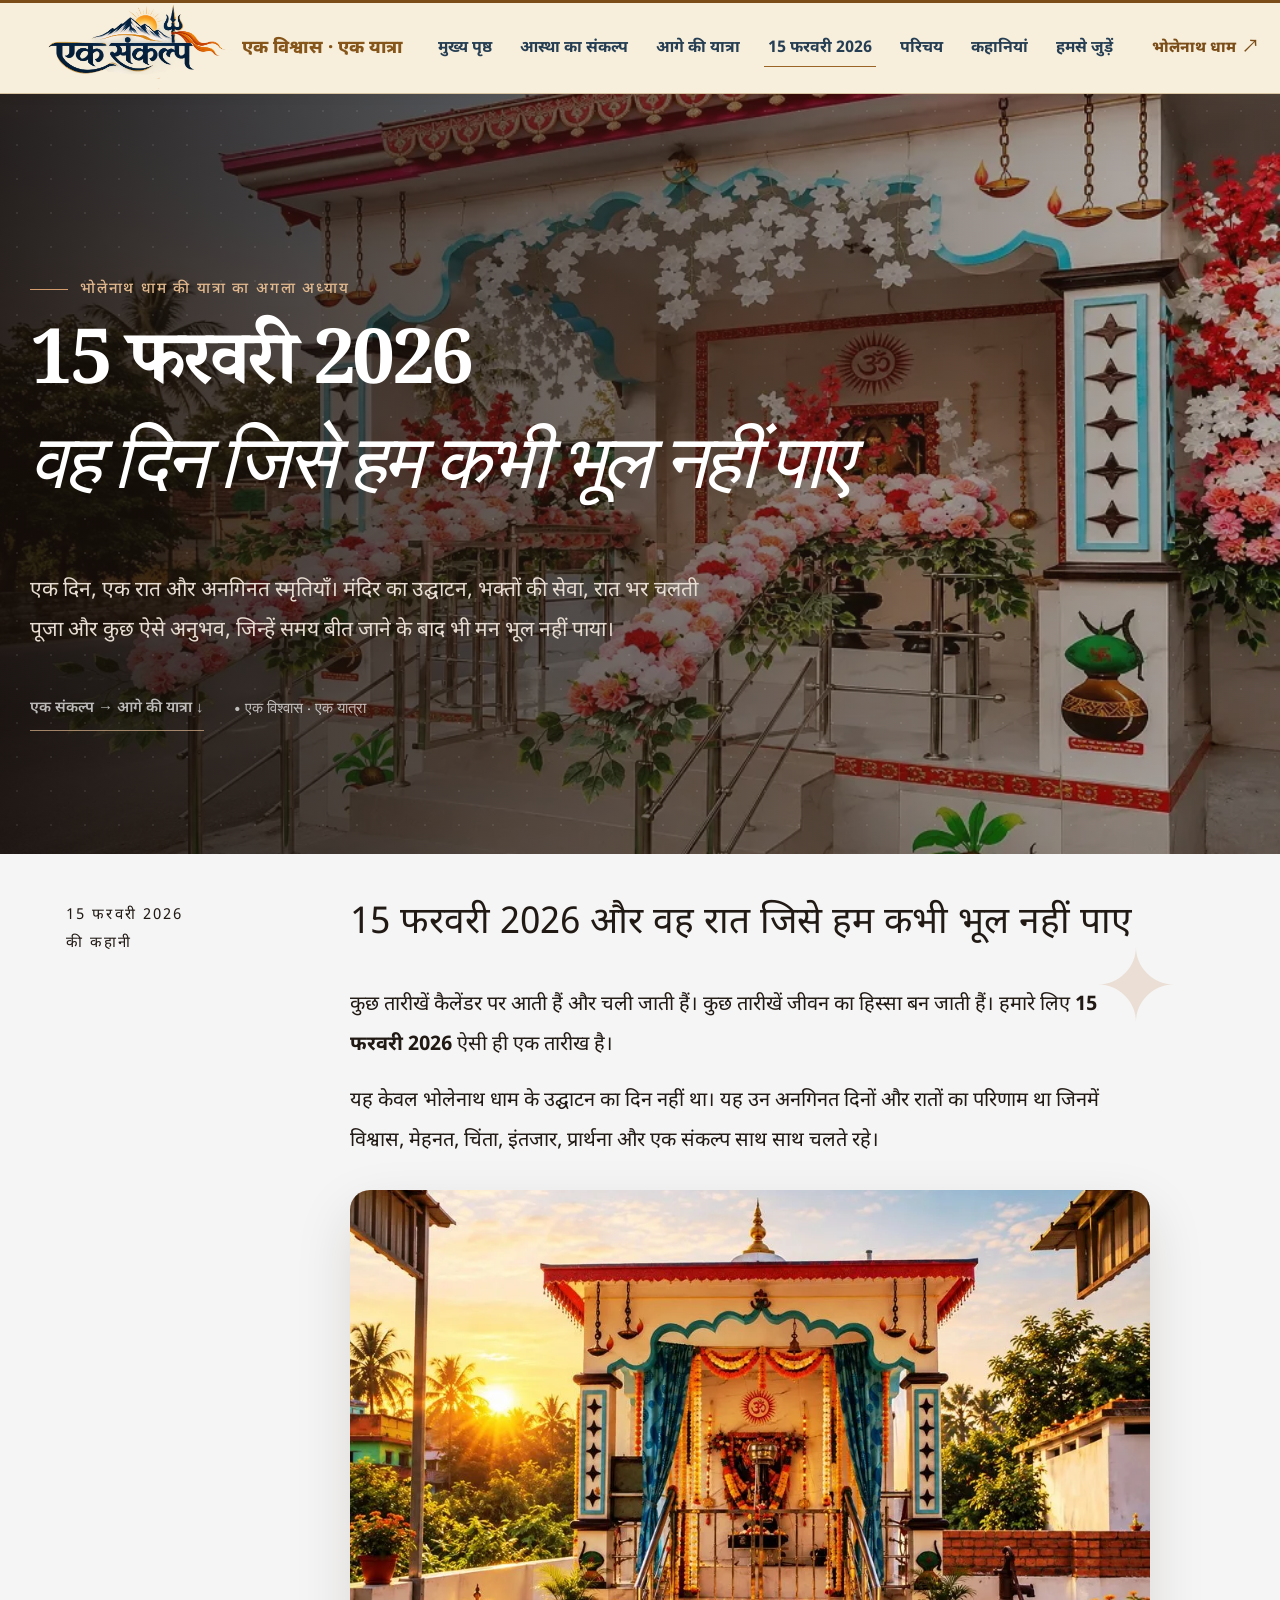
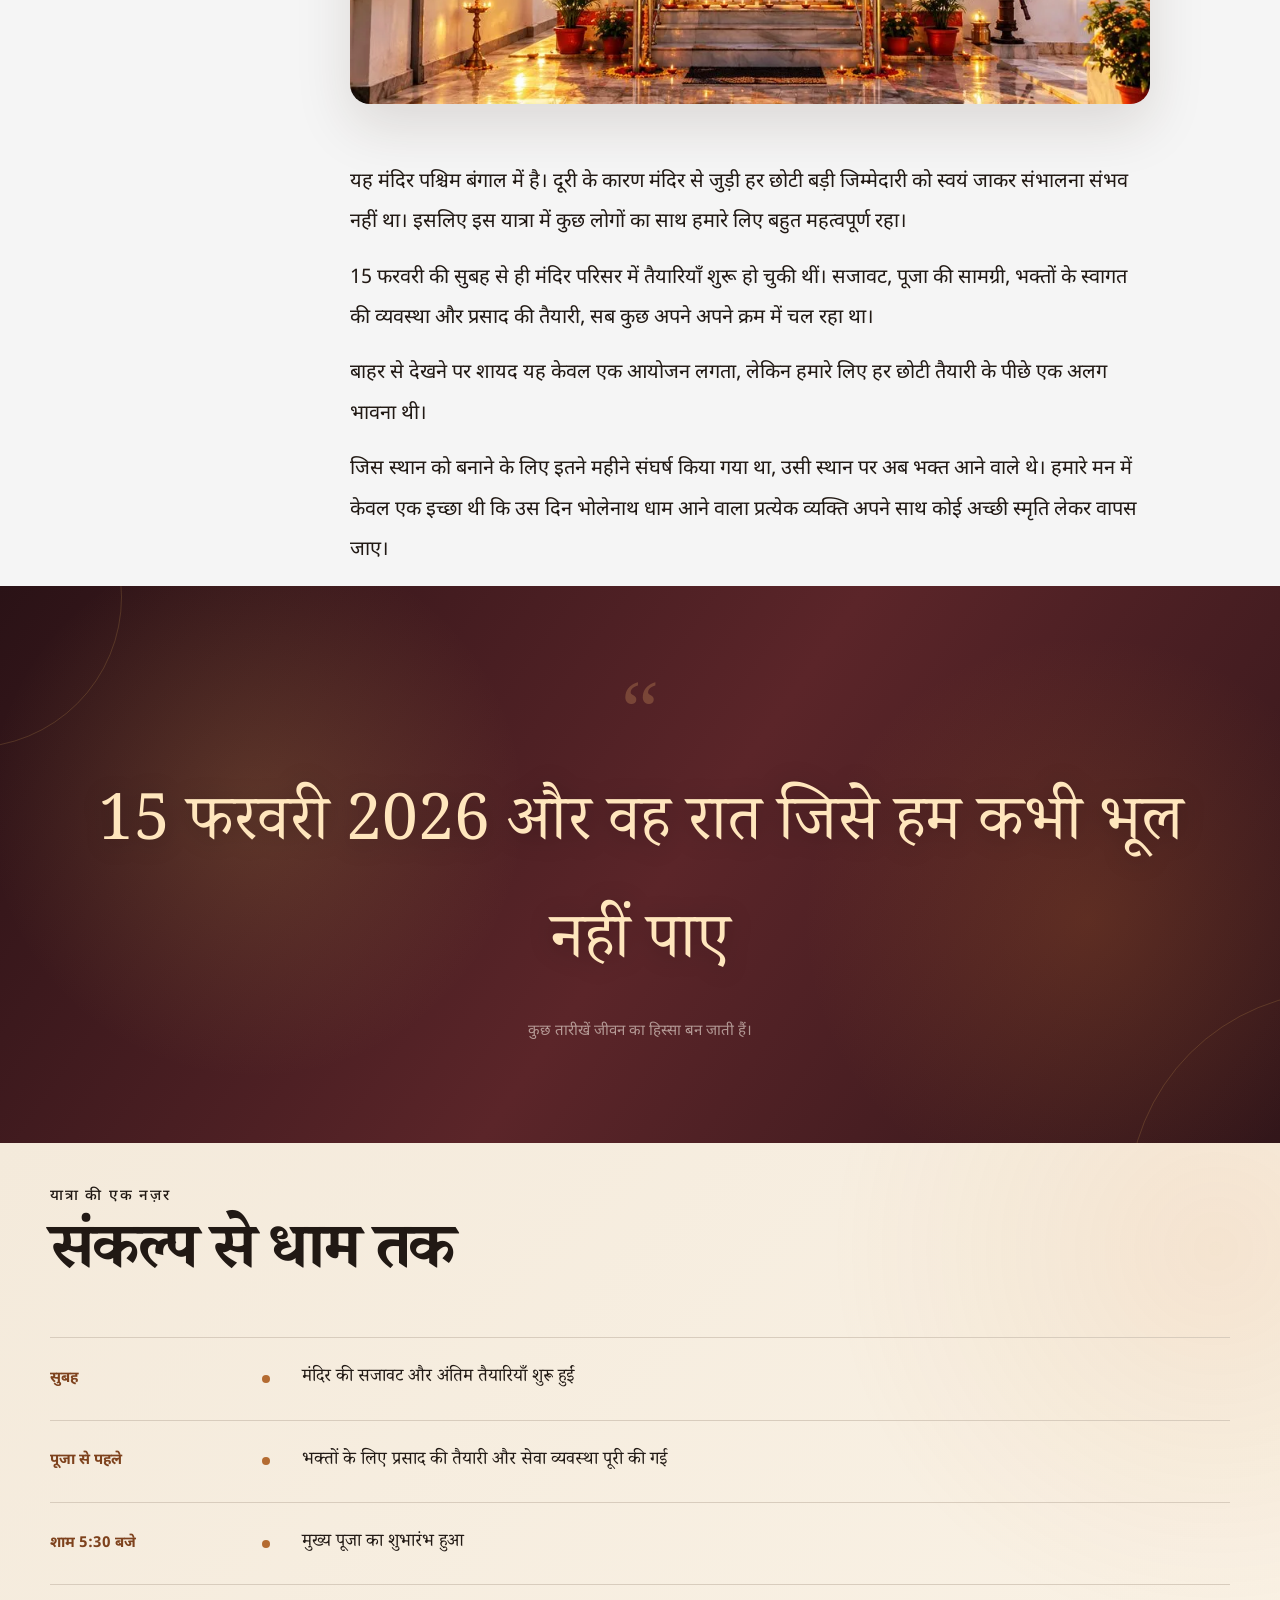
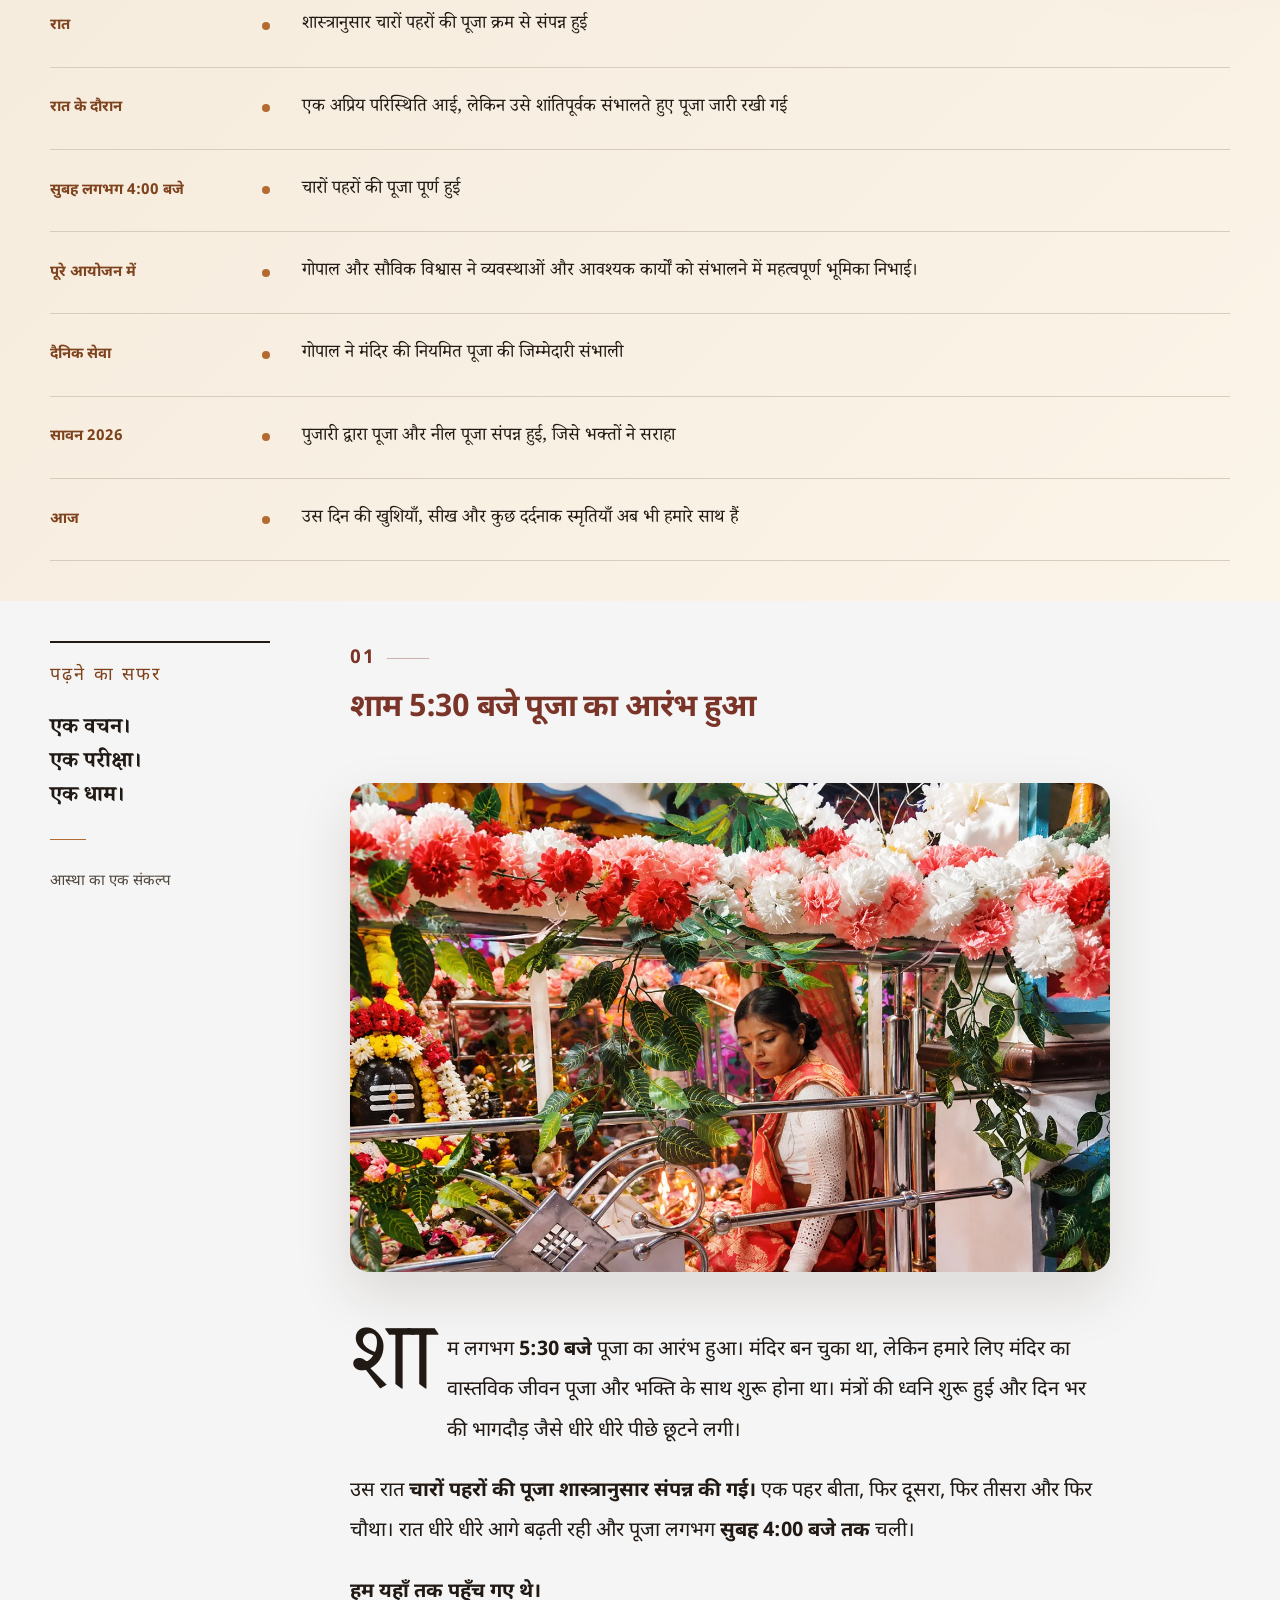
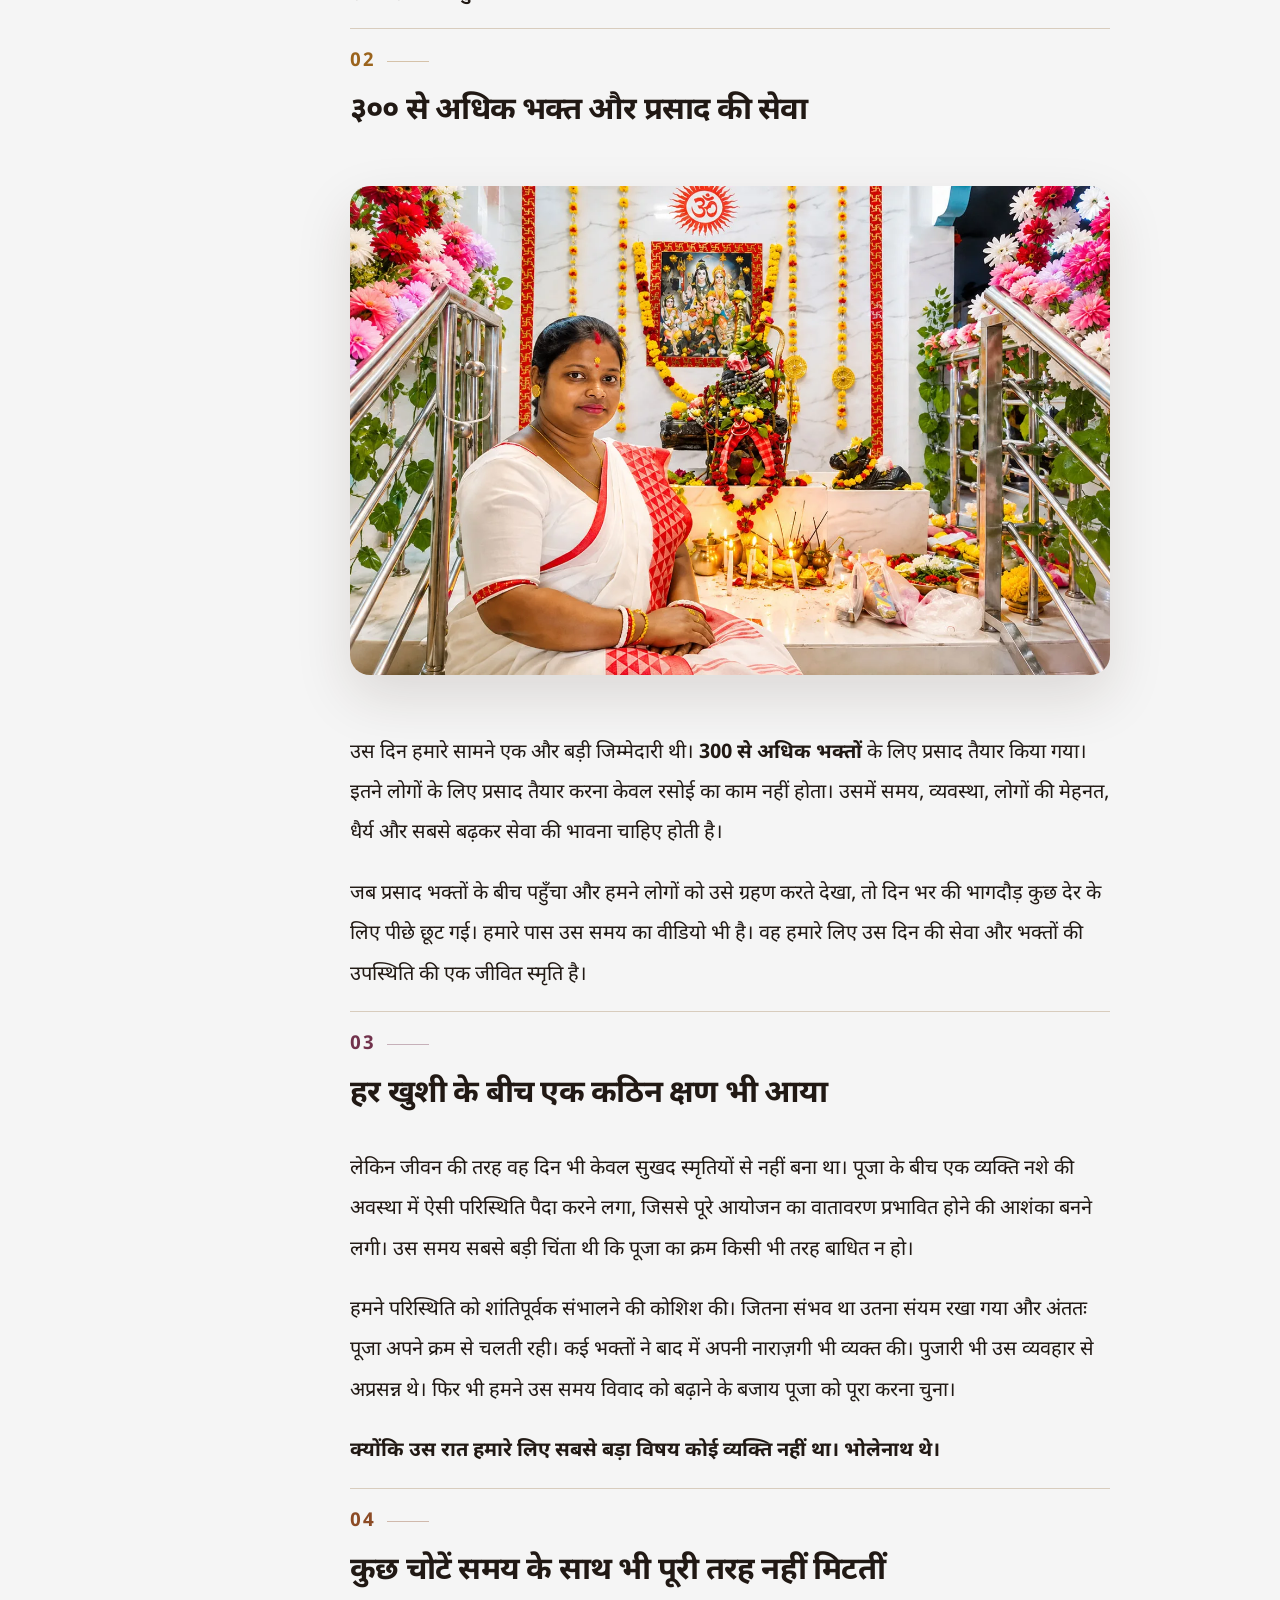
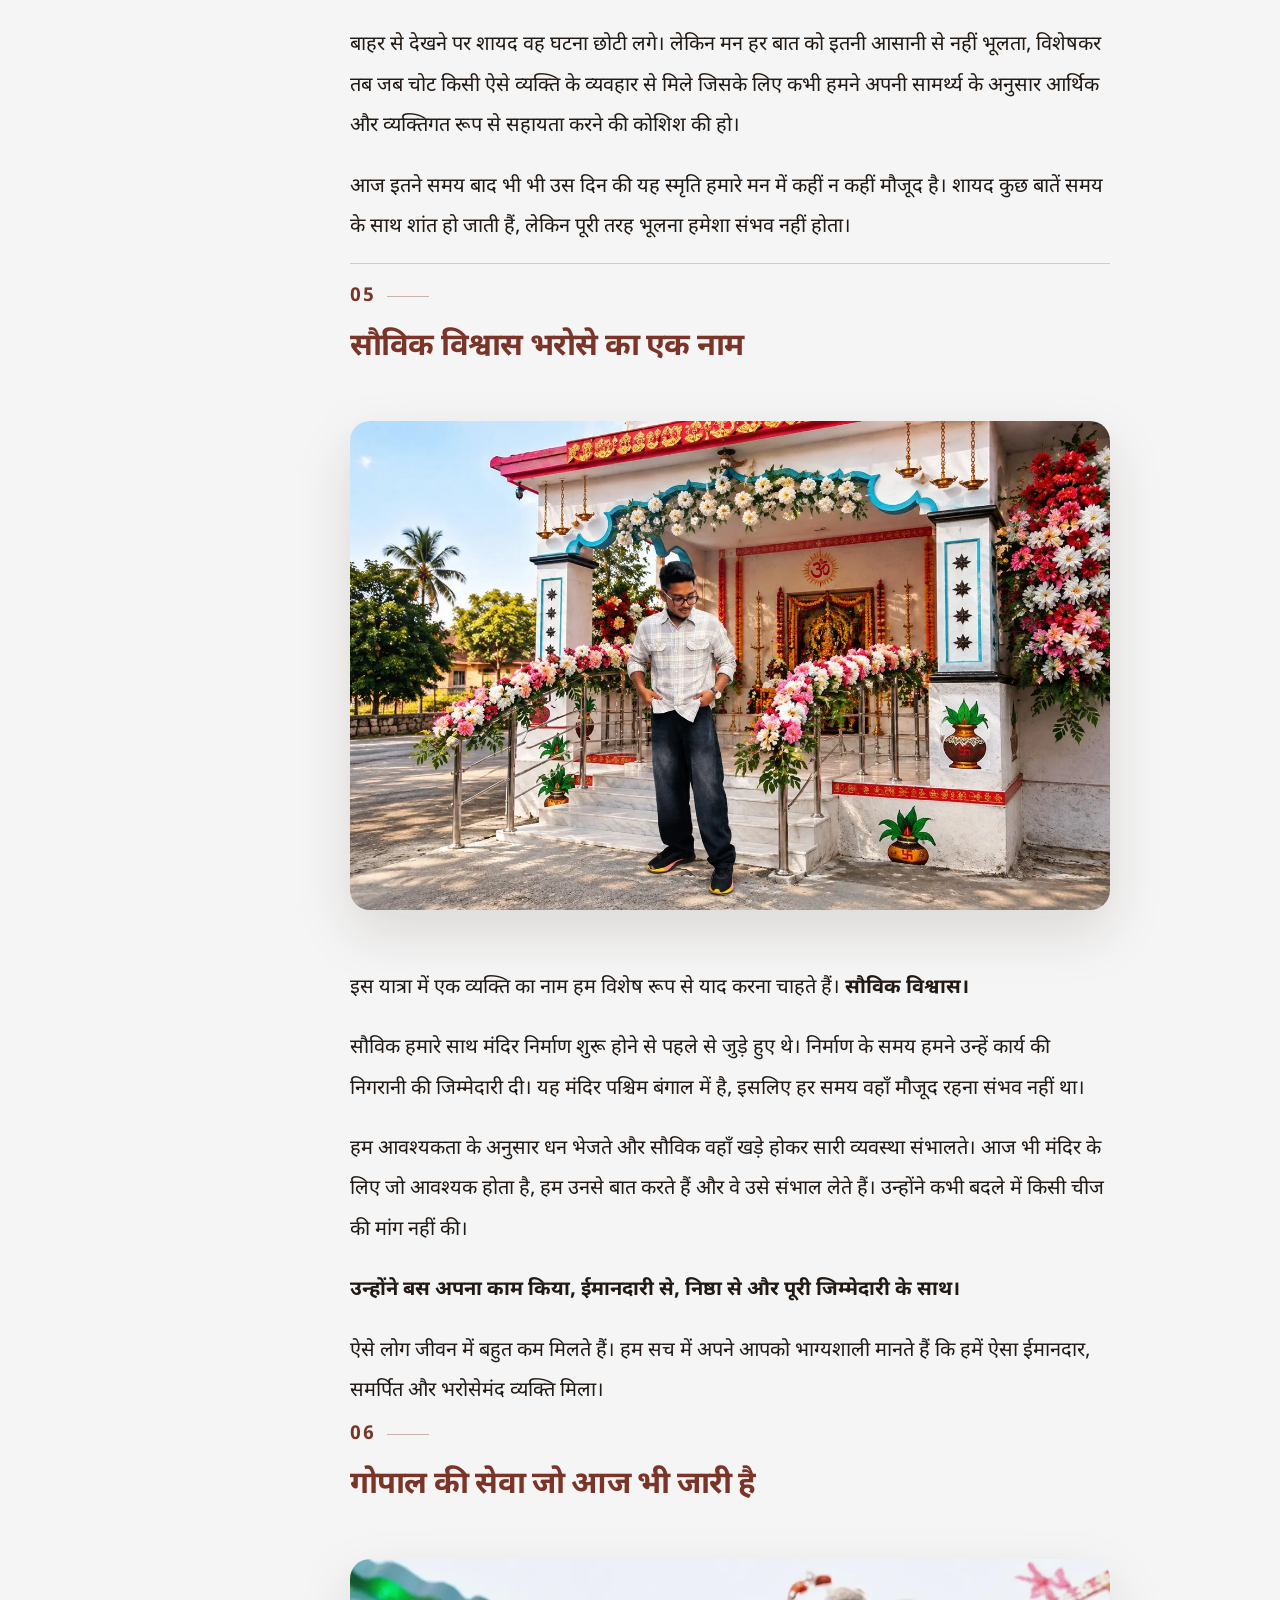
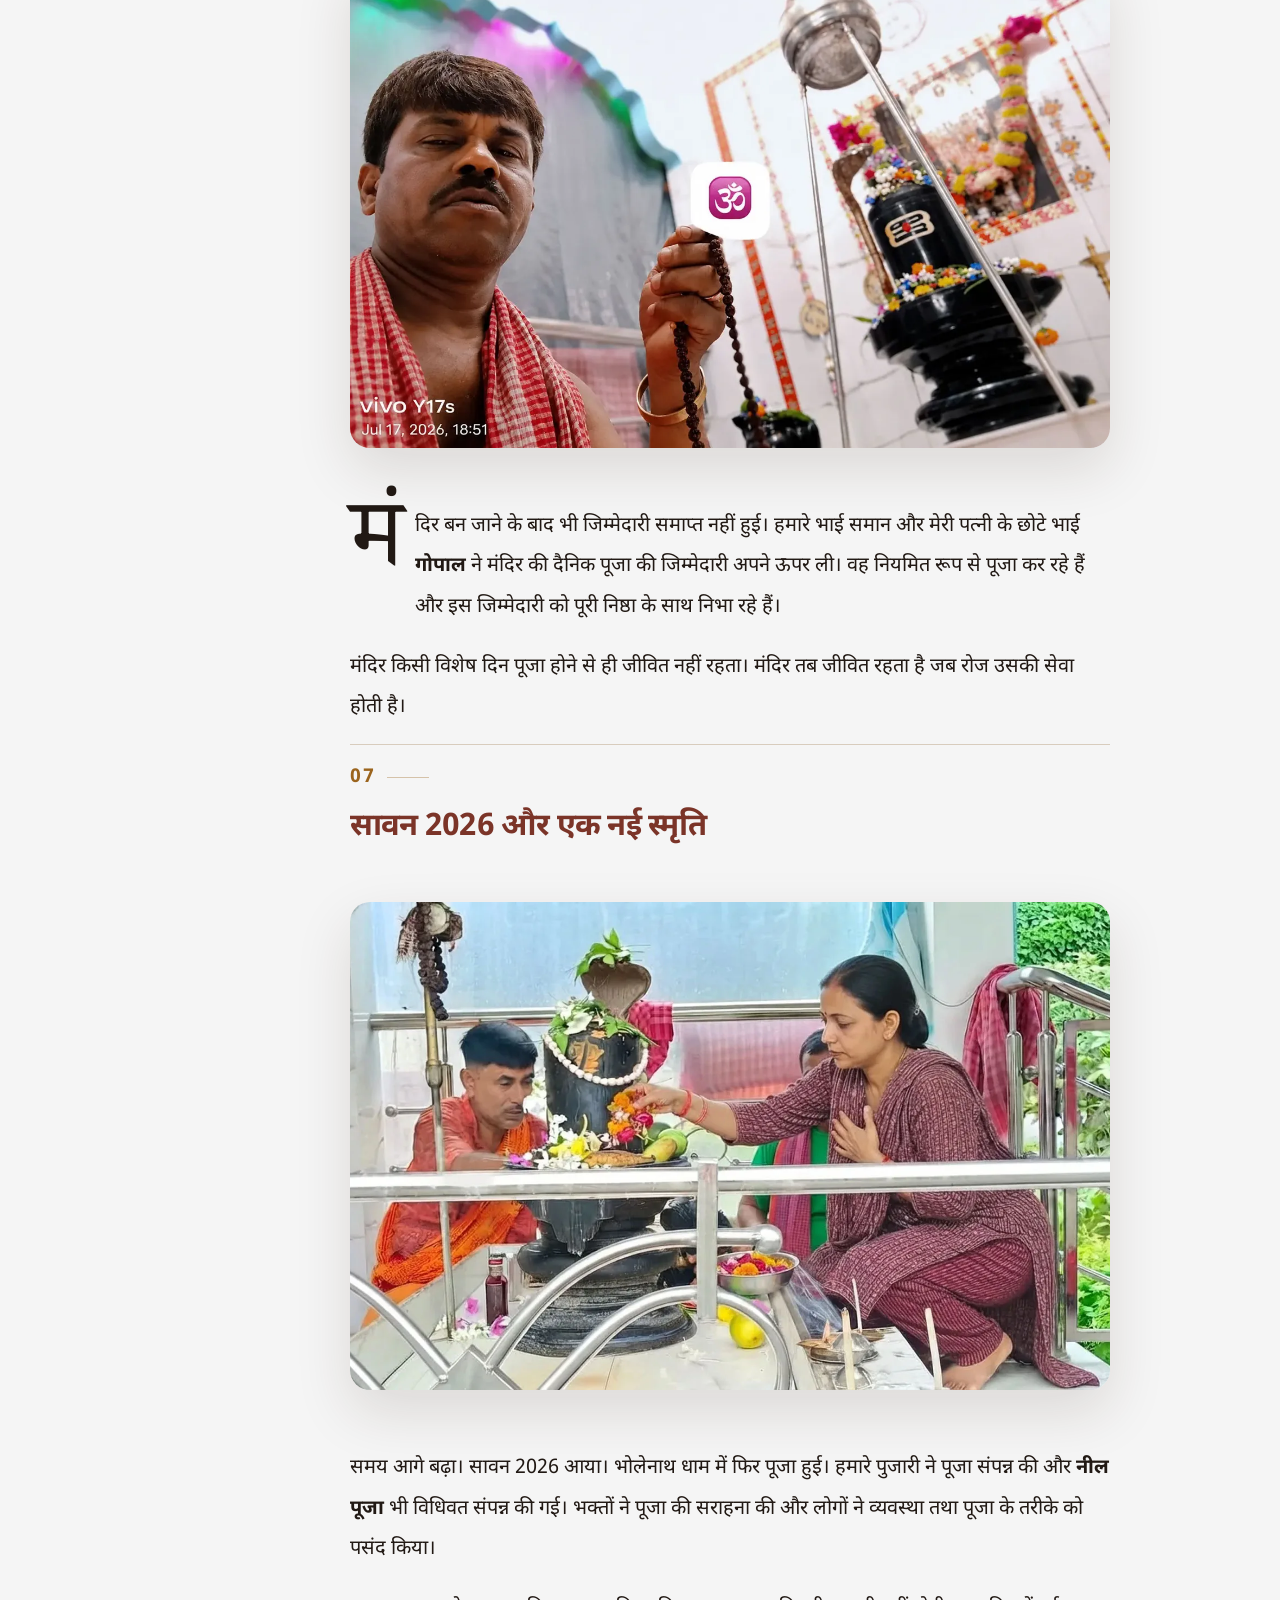
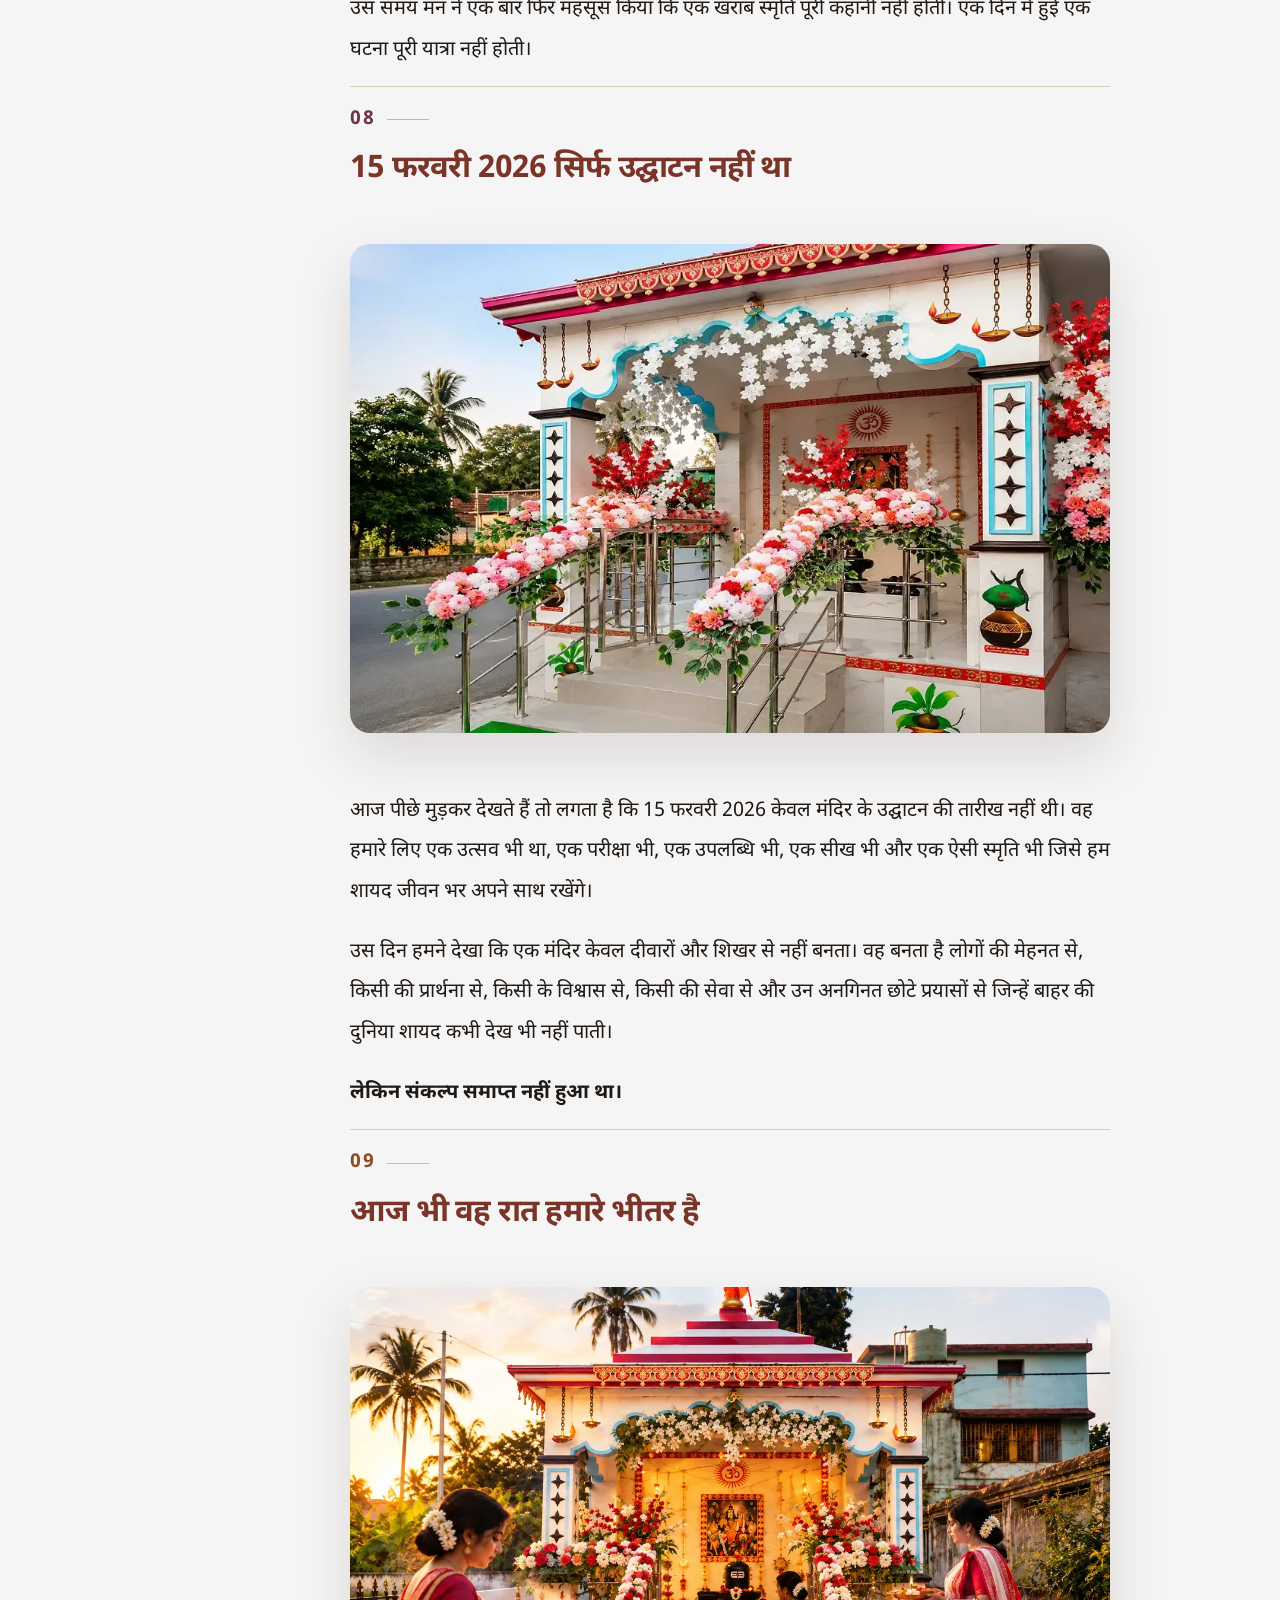
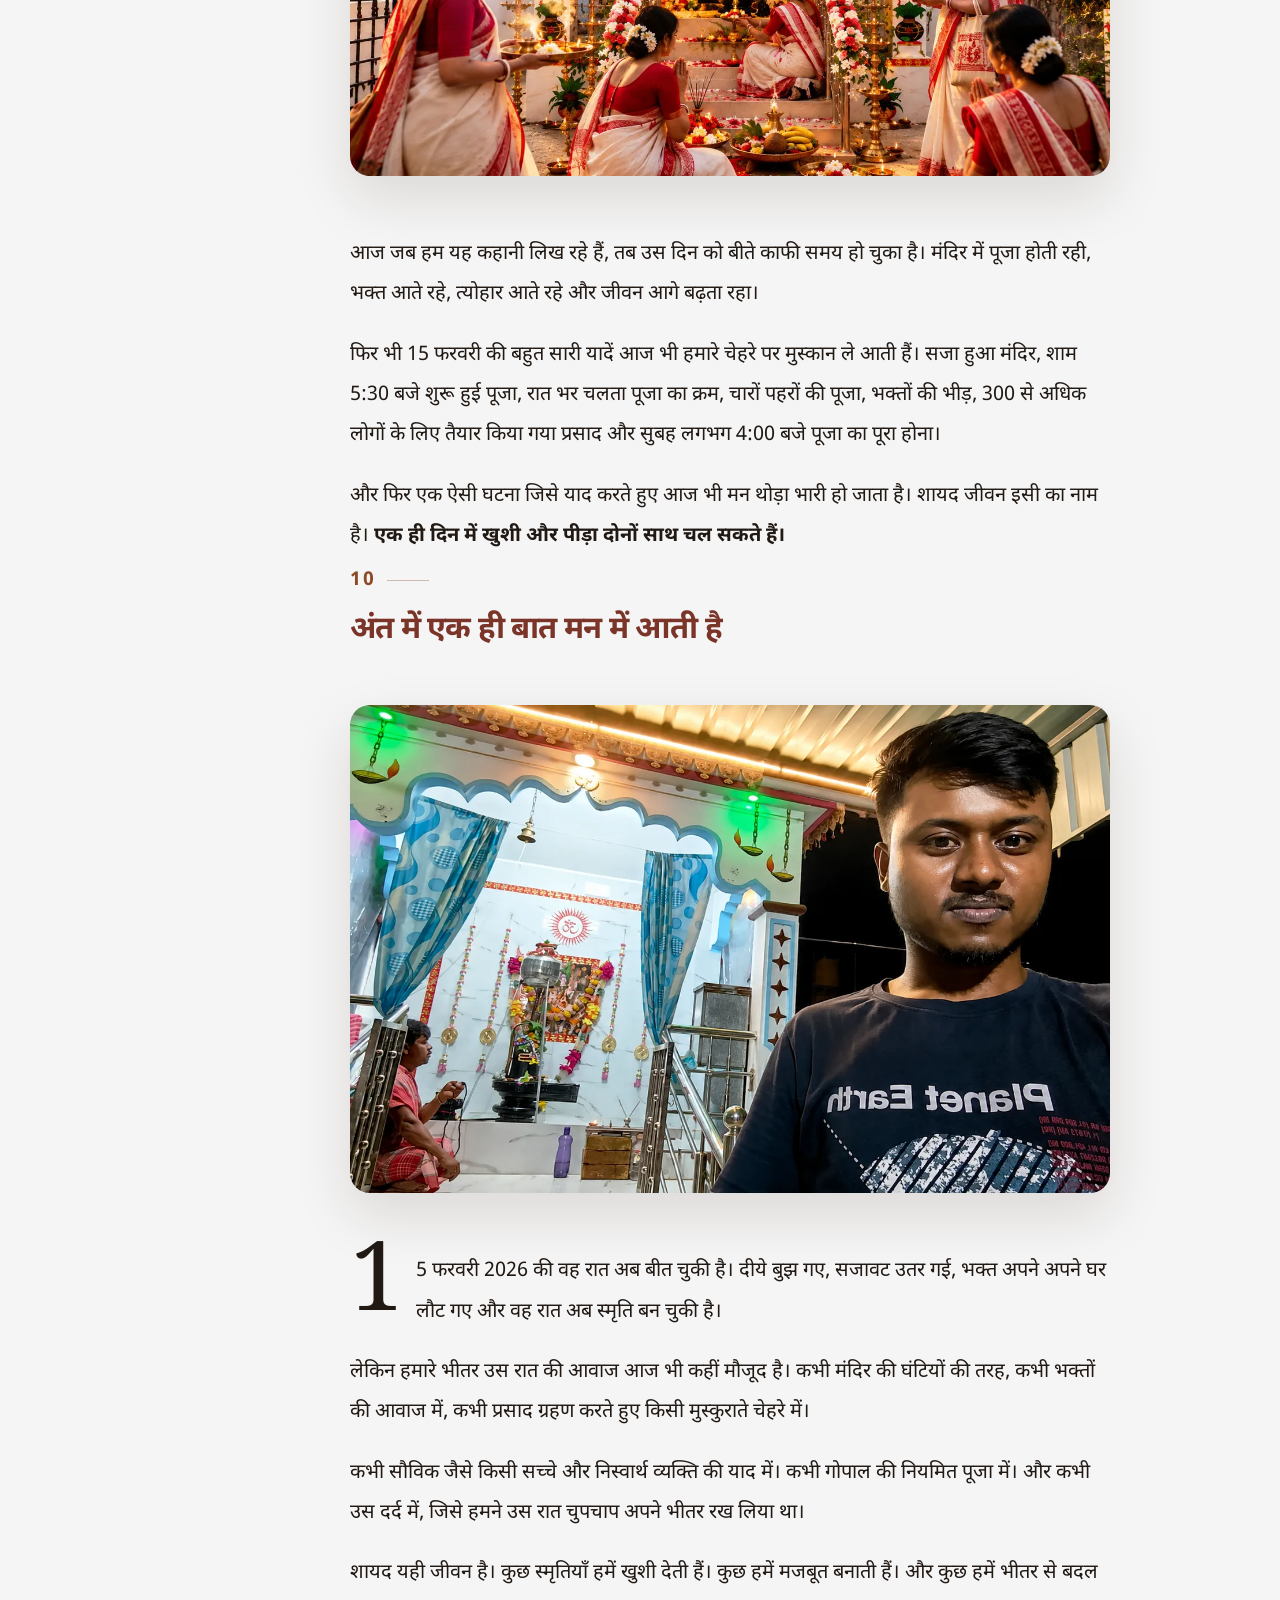
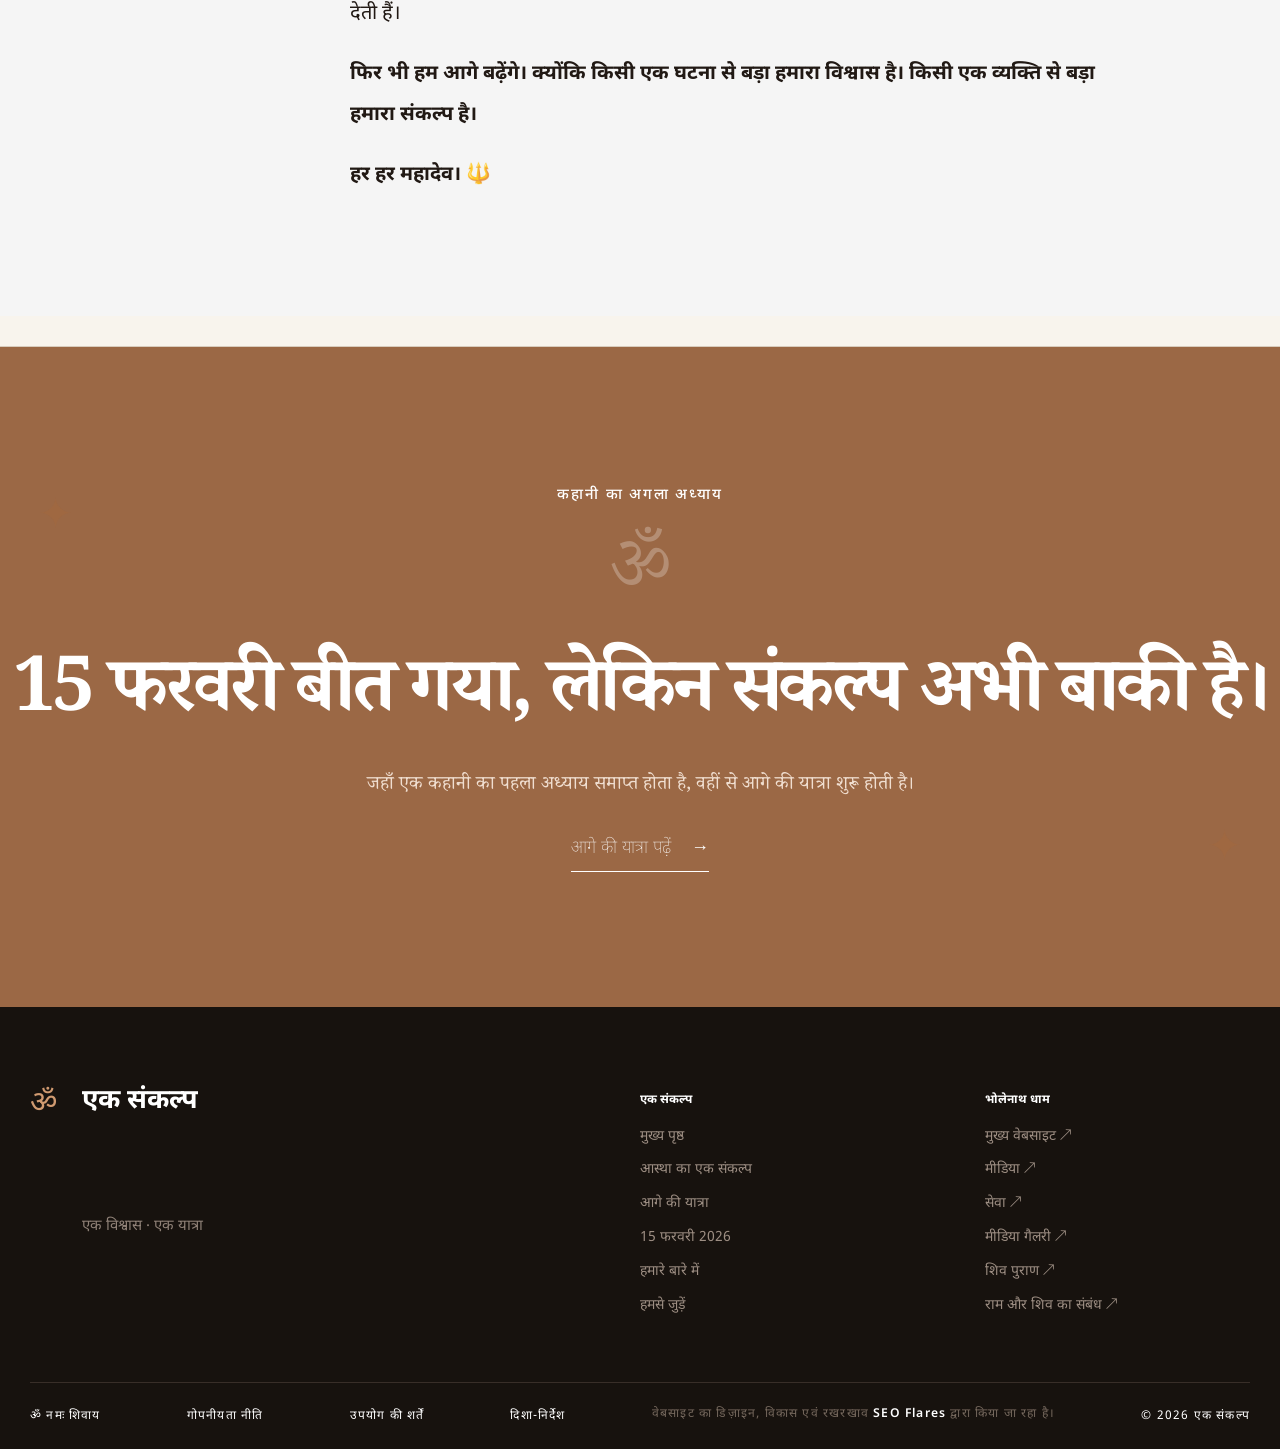
<file: 15-february-2026.html>
<!DOCTYPE html>

<html lang="hi">
<head>
<meta charset="utf-8"/>
<meta content="width=device-width, initial-scale=1" name="viewport"/>

  <title>15 फरवरी 2026 | वह दिन जिसे हम कभी भूल नहीं पाए | एक संकल्प</title>
  <meta name="description" content="15 फरवरी 2026 की वह रात जब भोलेनाथ धाम का उद्घाटन हुआ। पूजा, सेवा, भक्तों और उस दिन से जुड़ी अमिट स्मृतियों की भावपूर्ण कहानी।">
  <meta name="author" content="एक संकल्प">
  <meta name="robots" content="index, follow">
  <meta name="theme-color" content="#f8f4ed">
  <meta property="og:locale" content="hi_IN">

 <link rel="canonical" href="https://eksankalp.xyz/15-february-2026.html">

<link rel="icon" type="image/png" href="images/ek-sankalp-logo.png">
  <link rel="apple-touch-icon" href="images/ek-sankalp-logo.png">

<link href="https://fonts.googleapis.com" rel="preconnect"/>
<link crossorigin="" href="https://fonts.gstatic.com" rel="preconnect"/>
<link href="https://fonts.googleapis.com/css2?family=Noto+Sans+Devanagari:wght@400;500;600;700;800&amp;family=Noto+Serif+Devanagari:wght@500;600;700;800&amp;display=swap" rel="stylesheet"/>

<link href="css/stories.css?v=3" rel="stylesheet"/>
<link href="css/style.css?v=3" rel="stylesheet"/>

<meta property="og:type" content="article">
 <meta property="og:title" content="आस्था का एक संकल्प | जिसने राह बदल दी">
  <meta property="og:description" content="15 फरवरी 2026 की वह रात, जब वर्षों का संकल्प भोलेनाथ धाम में एक जीवित स्मृति बन गया।">
  <meta property="og:image" content="https://eksankalp.xyz/images/stories/bholenath-dham-mandir-01.webp">
  <meta property="og:image:alt" content="एक संकल्प, जिसने राह बदल दी">
  <meta property="og:url" content="https://eksankalp.xyz/15-february-2026.html">
  <meta property="og:site_name" content="एक संकल्प">

<meta name="twitter:card" content="summary_large_image">
  <meta name="twitter:title" content="आस्था का एक संकल्प | जिसने राह बदल दी">
  <meta name="twitter:description" content="15 फरवरी 2026 की वह रात, जब वर्षों का संकल्प भोलेनाथ धाम में एक जीवित स्मृति बन गया।">
  <meta name="twitter:image" content="https://eksankalp.xyz/images/stories/bholenath-dham-mandir-01.webp">

<!-- Structured Data -->
<script type="application/ld+json">
  {
    "@context":"https://schema.org",
    "@type":"Article",
    "headline":"आस्था का एक संकल्प | जिसने राह बदल दी",
    "description":"15 फरवरी 2026 की वह रात, जब वर्षों का संकल्प भोलेनाथ धाम में एक जीवित स्मृति बन गया।",
    "image":"https://eksankalp.xyz/images/stories/bholenath-dham-mandir-01.webp",
    "inLanguage":"hi-IN",
    "author":{"@type":"Organization","name":"एक संकल्प"},
    "publisher":{"@type":"Organization","name":"एक संकल्प"},
    "mainEntityOfPage":{
      "@type":"WebPage",
      "@id":"https://eksankalp.xyz/15-february-2026.html"
    }
  }
  </script>
</head>
<body>
<header class="site-header">
<div class="topline"></div>
<div class="nav wrap">
<a class="logo" href="index.html" aria-label="एक संकल्प मुख्य पृष्ठ">
<img src="images/ek-sankalp-logo.png" alt="एक संकल्प — एक विश्वास, एक यात्रा">
    </a>
<div class="brand-motto" aria-label="एक विश्वास · एक यात्रा">
      एक विश्वास · एक यात्रा
    </div>

<!-- Hamburger -->
<button class="mobile-menu-toggle"
            type="button"
            aria-label="Open navigation"
            aria-expanded="false">
      ☰
    </button>

<nav aria-label="मुख्य नेविगेशन">
<a href="https://eksankalp.xyz/">मुख्य पृष्ठ</a>
<a href="astha-ka-ek-sankalp.html">आस्था का संकल्प</a>
<a href="sankalp-abhi-baki-hai.html">आगे की यात्रा</a>
<a class="active" href="15-february-2026.html">15 फरवरी 2026</a>
<a href="about.html">परिचय</a>
<a href="stories/index.html">कहानियां</a>
<a href="contact.html">हमसे जुड़ें</a>
</nav>
<a class="dham-nav" href="https://bholenathdham.in/" rel="noopener" target="_blank">
<span>भोलेनाथ धाम</span><b>↗</b>
</a>
</div>
</header>
<main>
<section class="hero">
<img class="hero-image" src="images/home/bholenath-dham-mandir-01.webp" alt="Ek Sankalp">
<div class="hero-shade"></div>
<div class="hero-pattern"></div>
<div class="wrap hero-content">
<div class="hero-kicker"><span></span>भोलेनाथ धाम की यात्रा का अगला अध्याय</div>
<h1>15 फरवरी 2026<br/><em>वह दिन जिसे हम कभी भूल नहीं पाए</em></h1>
<p class="hero-text">एक दिन, एक रात और अनगिनत स्मृतियाँ। मंदिर का उद्घाटन, भक्तों की सेवा,  रात भर चलती पूजा और कुछ ऐसे अनुभव, जिन्हें समय बीत जाने के बाद भी मन भूल नहीं पाया।</p>
<div class="hero-meta">
<a class="hero-link" href="#story">एक संकल्प → आगे की यात्रा ↓</a>
<div class="hero-note">• एक विश्वास · एक यात्रा</div>
</div>
</div>
</section>


 <!-- MAIN STORY -->
 <section class="opening" id="story">
<div class="container opening-grid">
<div class="opening-label">15 फरवरी 2026<br/>की कहानी</div>
<div class="opening-text">

      <p class="lead">15 फरवरी 2026 और वह रात जिसे हम कभी भूल नहीं पाए</p>

<p style="margin-bottom:15px;">कुछ तारीखें कैलेंडर पर आती हैं और चली जाती हैं। कुछ तारीखें जीवन का हिस्सा बन जाती हैं। हमारे लिए <strong>15 फरवरी 2026</strong> ऐसी ही एक तारीख है।</p>

<p>यह केवल भोलेनाथ धाम के उद्घाटन का दिन नहीं था। यह उन अनगिनत दिनों और रातों का परिणाम था जिनमें विश्वास, मेहनत, चिंता, इंतजार, प्रार्थना और एक संकल्प साथ साथ चलते रहे। </p>

   <figure class="story-image">
    <img src="images/stories/bholenath-dham-mandir-02.webp" alt="भोलेनाथ धाम मंदिर का सुंदर स्वरूप"
    loading="lazy">
</figure>

<p style="margin-bottom:15px;">यह मंदिर पश्चिम बंगाल में है। दूरी के कारण मंदिर से जुड़ी हर छोटी बड़ी जिम्मेदारी को स्वयं जाकर संभालना संभव नहीं था। इसलिए इस यात्रा में कुछ लोगों का साथ हमारे लिए बहुत महत्वपूर्ण रहा।</p>
<p style="margin-bottom:15px;">15 फरवरी की सुबह से ही मंदिर परिसर में तैयारियाँ शुरू हो चुकी थीं। सजावट, पूजा की सामग्री, भक्तों के स्वागत की व्यवस्था और प्रसाद की तैयारी, सब कुछ अपने अपने क्रम में चल रहा था।</p>
<p style="margin-bottom:15px;">बाहर से देखने पर शायद यह केवल एक आयोजन लगता, लेकिन हमारे लिए हर छोटी तैयारी के पीछे एक अलग भावना थी।</p>
<p>जिस स्थान को बनाने के लिए इतने महीने संघर्ष किया गया था, उसी स्थान पर अब भक्त आने वाले थे। हमारे मन में केवल एक इच्छा थी कि उस दिन भोलेनाथ धाम आने वाला प्रत्येक व्यक्ति अपने साथ कोई अच्छी स्मृति लेकर वापस जाए। </p>
</div>
</div>
</section>
<section class="quote-band">
<div class="container quote-inner">
<span class="quote-symbol">“</span>
<p>15 फरवरी 2026 और वह रात जिसे हम कभी भूल नहीं पाए</p>
<small>कुछ तारीखें जीवन का हिस्सा बन जाती हैं। </small>
</div>
</section>
<section class="timeline-section">
<div class="container">
<div class="section-kicker">यात्रा की एक नज़र</div>
<h2 class="display-title">संकल्प से धाम तक</h2>

<div class="timeline1">
<div class="timeline-item1">
<div class="timeline-date1">सुबह</div>
<div class="timeline-dot1"></div>
<div class="timeline-copy1">मंदिर की सजावट और अंतिम तैयारियाँ शुरू हुईं</div></div>
<div class="timeline-item1">
<div class="timeline-date1">पूजा से पहले</div>
<div class="timeline-dot1"></div>
<div class="timeline-copy1">भक्तों के लिए प्रसाद की तैयारी और सेवा व्यवस्था पूरी की गई</div></div>
<div class="timeline-item1">
<div class="timeline-date1">शाम 5:30 बजे</div>
<div class="timeline-dot1"></div>
<div class="timeline-copy1">मुख्य पूजा का शुभारंभ हुआ</div></div>
<div class="timeline-item1">
<div class="timeline-date1">रात</div>
<div class="timeline-dot1"></div>
<div class="timeline-copy1">शास्त्रानुसार चारों पहरों की पूजा क्रम से संपन्न हुई</div></div>
<div class="timeline-item1">
<div class="timeline-date1">रात के दौरान</div>
<div class="timeline-dot1"></div>
<div class="timeline-copy1">एक अप्रिय परिस्थिति आई, लेकिन उसे शांतिपूर्वक संभालते हुए पूजा जारी रखी गई</div></div>

<div class="timeline-item1">
<div class="timeline-date1">सुबह लगभग 4:00 बजे</div>
<div class="timeline-dot1"></div>
<div class="timeline-copy1">चारों पहरों की पूजा पूर्ण हुई</div></div>
<div class="timeline-item1">
<div class="timeline-date1">पूरे आयोजन में</div>
<div class="timeline-dot1"></div>
<div class="timeline-copy1">गोपाल और सौविक विश्वास ने व्यवस्थाओं और आवश्यक कार्यों को संभालने में महत्वपूर्ण भूमिका निभाई।</div></div>
<div class="timeline-item1">
<div class="timeline-date1">दैनिक सेवा</div>
<div class="timeline-dot1"></div>
<div class="timeline-copy1">गोपाल ने मंदिर की नियमित पूजा की जिम्मेदारी संभाली</div></div>
<div class="timeline-item1">
<div class="timeline-date1">सावन 2026</div>
<div class="timeline-dot1"></div>
<div class="timeline-copy1">पुजारी द्वारा पूजा और नील पूजा संपन्न हुई, जिसे भक्तों ने सराहा</div></div>
<div class="timeline-item1">
<div class="timeline-date1">आज</div>
<div class="timeline-dot1"></div>
<div class="timeline-copy1">उस दिन की खुशियाँ, सीख और कुछ दर्दनाक स्मृतियाँ अब भी हमारे साथ हैं</div></div>
</div>
</div>
</section>

<article class="article">
<div class="container article-layout">
<aside class="article-aside">
<div class="aside-card">
<span class="aside-kicker">पढ़ने का सफर</span>
<strong>एक वचन।<br/>एक परीक्षा।<br/>एक धाम।</strong>
<span class="aside-rule"></span>
<small>आस्था का एक संकल्प</small>
</div>
</aside>

<div class="article-content">
<section class="story-section" id="section-01">
<div class="section-marker"><span>01</span></div>
<h2>शाम 5:30 बजे पूजा का आरंभ हुआ </h2>
<figure class="story-image">
    <img src="images/stories/bholenath-dham-devotees-puja.webp" alt="भोलेनाथ धाम मंदिर में श्रद्धा के साथ पूजा करती महिलाएं"
    loading="lazy">
</figure>
<p>शाम लगभग <strong>5:30 बजे</strong> पूजा का आरंभ हुआ। मंदिर बन चुका था, लेकिन हमारे लिए मंदिर का वास्तविक जीवन पूजा और भक्ति के साथ शुरू होना था। मंत्रों की ध्वनि शुरू हुई और दिन भर की भागदौड़ जैसे धीरे धीरे पीछे छूटने लगी।</p>
<p>उस रात <strong>चारों पहरों की पूजा शास्त्रानुसार संपन्न की गई।</strong> एक पहर बीता, फिर दूसरा, फिर तीसरा और फिर चौथा। रात धीरे धीरे आगे बढ़ती रही और पूजा लगभग <strong>सुबह 4:00 बजे तक</strong> चली।</p>
<p><strong>हम यहाँ तक पहुँच गए थे।</strong></p>
</section>

<section class="story-section" id="section-02">
<div class="section-marker"><span>02</span></div>
<h2>३०० से अधिक भक्त और प्रसाद की सेवा </h2>
<figure class="story-image">
        <img src="images/stories/devotee.webp"
             alt="भोलेनाथ धाम मंदिर की वह स्मृति जो 15 फरवरी 2026 से जुड़ी है"
             loading="lazy">
      </figure>
<p>उस दिन हमारे सामने एक और बड़ी जिम्मेदारी थी। <strong>300 से अधिक भक्तों</strong> के लिए प्रसाद तैयार किया गया। इतने लोगों के लिए प्रसाद तैयार करना केवल रसोई का काम नहीं होता। उसमें समय, व्यवस्था, लोगों की मेहनत, धैर्य और सबसे बढ़कर सेवा की भावना चाहिए होती है। </p>
<p>जब प्रसाद भक्तों के बीच पहुँचा और हमने लोगों को उसे ग्रहण करते देखा, तो दिन भर की भागदौड़ कुछ देर के लिए पीछे छूट गई। हमारे पास उस समय का वीडियो भी है। वह हमारे लिए उस दिन की सेवा और भक्तों की उपस्थिति की एक जीवित स्मृति है।</p>
</section>

<section class="story-section" id="section-03">
<div class="section-marker"><span>03</span></div>
<h2>हर खुशी के बीच एक कठिन क्षण भी आया</h2>

<p>लेकिन जीवन की तरह वह दिन भी केवल सुखद स्मृतियों से नहीं बना था। पूजा के बीच एक व्यक्ति नशे की अवस्था में ऐसी परिस्थिति पैदा करने लगा,  जिससे पूरे आयोजन का वातावरण प्रभावित होने की आशंका बनने लगी। उस समय सबसे बड़ी चिंता थी कि पूजा का क्रम किसी भी तरह बाधित न हो।</p>
<p>हमने परिस्थिति को शांतिपूर्वक संभालने की कोशिश की। जितना संभव था उतना संयम रखा गया और अंततः पूजा अपने क्रम से चलती रही। कई भक्तों ने बाद में अपनी नाराज़गी भी व्यक्त की। पुजारी भी उस व्यवहार से अप्रसन्न थे। फिर भी हमने उस समय विवाद को बढ़ाने के बजाय पूजा को पूरा करना चुना।</p>
<p><strong>क्योंकि उस रात हमारे लिए सबसे बड़ा विषय कोई व्यक्ति नहीं था। भोलेनाथ थे।</strong></p>
</section>

<section class="story-section" id="section-04">
<div class="section-marker"><span>04</span></div>
<h2>कुछ चोटें समय के साथ भी पूरी तरह नहीं मिटतीं</h2>
<p>
        बाहर से देखने पर शायद वह घटना छोटी लगे। लेकिन मन हर बात को इतनी आसानी से नहीं भूलता, विशेषकर तब जब चोट किसी ऐसे व्यक्ति के व्यवहार से मिले
        जिसके लिए कभी हमने अपनी सामर्थ्य के अनुसार आर्थिक और व्यक्तिगत रूप से सहायता करने की कोशिश की हो।</p>
<p>आज इतने समय बाद भी भी उस दिन की यह स्मृति हमारे मन में कहीं न कहीं मौजूद है। शायद कुछ बातें समय के साथ शांत हो जाती हैं, लेकिन पूरी तरह भूलना हमेशा संभव नहीं होता। </p>
</section>

<section class="story-section" id="section-05">
<div class="section-marker"><span>05</span></div>
<h2>सौविक विश्वास भरोसे का एक नाम</h2>
<figure class="story-image">
        <img src="images/stories/souvik-vishvas-bholenath-dham.webp"
             alt="भोलेनाथ धाम मंदिर के सामने सौविक विश्वास" loading="lazy">
      </figure>
<p>इस यात्रा में एक व्यक्ति का नाम हम विशेष रूप से याद करना चाहते हैं। <strong>सौविक विश्वास।</strong></p>
<p>सौविक हमारे साथ मंदिर निर्माण शुरू होने से पहले से जुड़े हुए थे। निर्माण के समय हमने उन्हें कार्य की निगरानी की जिम्मेदारी दी। यह मंदिर पश्चिम बंगाल में है, इसलिए हर समय वहाँ मौजूद रहना संभव नहीं था।</p>
<p>हम आवश्यकता के अनुसार धन भेजते और सौविक वहाँ खड़े होकर सारी व्यवस्था संभालते। आज भी मंदिर के लिए जो आवश्यक होता है,  हम उनसे बात करते हैं और वे उसे संभाल लेते हैं। उन्होंने कभी बदले में किसी चीज की मांग नहीं की।</p>
<p><strong>उन्होंने बस अपना काम किया, ईमानदारी से, निष्ठा से और पूरी जिम्मेदारी के साथ।</strong></p>
<p>ऐसे लोग जीवन में बहुत कम मिलते हैं। हम सच में अपने आपको भाग्यशाली मानते हैं कि हमें ऐसा ईमानदार, समर्पित और भरोसेमंद व्यक्ति मिला।</p>

<section class="story-section" id="section-06">
<div class="section-marker"><span>06</span></div>
<h2>गोपाल की सेवा जो आज भी जारी है</h2>
<figure class="story-image">
        <img src="images/stories/gopal.webp"
             alt="भोलेनाथ धाम मंदिर की वह स्मृति जो 15 फरवरी 2026 से जुड़ी है"
             loading="lazy">
      </figure>
<p>मंदिर बन जाने के बाद भी जिम्मेदारी समाप्त नहीं हुई। हमारे भाई समान और मेरी पत्नी के छोटे भाई <strong>गोपाल</strong> ने मंदिर की दैनिक पूजा की जिम्मेदारी अपने ऊपर ली। वह नियमित रूप से पूजा कर रहे हैं और इस जिम्मेदारी को पूरी निष्ठा के साथ निभा रहे हैं। </p>
<p>मंदिर किसी विशेष दिन पूजा होने से ही जीवित नहीं रहता। मंदिर तब जीवित रहता है जब रोज उसकी सेवा होती है। </p>
</section>

<section class="story-section" id="section-07">
<div class="section-marker"><span>07</span></div>
<h2>सावन 2026 और एक नई स्मृति</h2>
<figure class="story-image">
        <img src="images/stories/sawan.webp"
             alt="भोलेनाथ धाम मंदिर की वह स्मृति जो 15 फरवरी 2026 से जुड़ी है"
             loading="lazy">
      </figure>
<p>समय आगे बढ़ा। सावन 2026 आया। भोलेनाथ धाम में फिर पूजा हुई। हमारे पुजारी ने पूजा संपन्न की और <strong>नील पूजा</strong> भी विधिवत संपन्न की गई।
 भक्तों ने पूजा की सराहना की और लोगों ने व्यवस्था तथा पूजा के तरीके को पसंद किया।</p>
<p>उस समय मन ने एक बार फिर महसूस किया कि एक खराब स्मृति पूरी कहानी नहीं होती। एक दिन में हुई एक घटना पूरी यात्रा नहीं होती।</p>
</section>
     
<section class="story-section" id="section-08">
<div class="section-marker"><span>08</span></div>
<h2>15 फरवरी 2026 सिर्फ उद्घाटन नहीं था</h2>
 <figure class="story-image">
        <img src="images/stories/bholenath-dham-mandir-01.webp"
             alt="भोलेनाथ धाम मंदिर की वह स्मृति जो 15 फरवरी 2026 से जुड़ी है"
             loading="lazy">
      </figure>
<p>आज पीछे मुड़कर देखते हैं तो लगता है कि 15 फरवरी 2026 केवल मंदिर के उद्घाटन की तारीख नहीं थी।
   वह हमारे लिए एक उत्सव भी था, एक परीक्षा भी, एक उपलब्धि भी, एक सीख भी और एक ऐसी स्मृति भी जिसे हम शायद जीवन भर अपने साथ रखेंगे।</p>
<p>उस दिन हमने देखा कि एक मंदिर केवल दीवारों और शिखर से नहीं बनता। वह बनता है लोगों की मेहनत से, किसी की प्रार्थना से, किसी के विश्वास से,
  किसी की सेवा से और उन अनगिनत छोटे प्रयासों से जिन्हें बाहर की दुनिया शायद कभी देख भी नहीं पाती।</p>
<p><strong>लेकिन संकल्प समाप्त नहीं हुआ था।</strong></p>
</section>

<section class="story-section" id="section-09">
<div class="section-marker"><span>09</span></div>
<h2>आज भी वह रात हमारे भीतर है</h2>
<figure class="story-image">
        <img src="images/stories/bholenath-dham-sacred-puja-at-sunset.webp"
             alt="15 फरवरी 2026 को भोलेनाथ धाम में भक्तों के लिए प्रसाद सेवा" loading="lazy">
      </figure>
<p>आज जब हम यह कहानी लिख रहे हैं, तब उस दिन को बीते काफी समय हो चुका है। मंदिर में पूजा होती रही, भक्त आते रहे, त्योहार आते रहे और जीवन आगे बढ़ता रहा।</p>
<p>फिर भी 15 फरवरी की बहुत सारी यादें आज भी हमारे चेहरे पर मुस्कान ले आती हैं। सजा हुआ मंदिर, शाम 5:30 बजे शुरू हुई पूजा, रात भर चलता पूजा का क्रम,
चारों पहरों की पूजा, भक्तों की भीड़, 300 से अधिक लोगों के लिए तैयार किया गया प्रसाद और सुबह लगभग 4:00 बजे पूजा का पूरा होना।</p>
<p>और फिर एक ऐसी घटना जिसे याद करते हुए आज भी मन थोड़ा भारी हो जाता है। शायद जीवन इसी का नाम है।<strong> एक ही दिन में खुशी और पीड़ा दोनों साथ चल सकते हैं।</strong></p>

<section class="story-section" id="section-10">
<div class="section-marker"><span>10</span></div>
 <h2>अंत में एक ही बात मन में आती है </h2>
<figure class="story-image">
        <img src="images/stories/bholenath-dham-night-devotion.webp"
             alt="भोलेनाथ धाम मंदिर की वह स्मृति जो 15 फरवरी 2026 से जुड़ी है"
             loading="lazy">
      </figure>
<p>15 फरवरी 2026 की वह रात अब बीत चुकी है। दीये बुझ गए, सजावट उतर गई, भक्त अपने अपने घर लौट गए और वह रात अब स्मृति बन चुकी है।</p>
<p>लेकिन हमारे भीतर उस रात की आवाज आज भी कहीं मौजूद है। कभी मंदिर की घंटियों की तरह, कभी भक्तों की आवाज में, कभी प्रसाद ग्रहण करते हुए किसी मुस्कुराते चेहरे में। </p>
<p>कभी सौविक जैसे किसी सच्चे और निस्वार्थ व्यक्ति की याद में। कभी गोपाल की नियमित पूजा में। और कभी उस दर्द में, जिसे हमने उस रात चुपचाप अपने भीतर रख लिया था।</p>
<p>शायद यही जीवन है। कुछ स्मृतियाँ हमें खुशी देती हैं। कुछ हमें मजबूत बनाती हैं। और कुछ हमें भीतर से बदल देती हैं। </p>
<p><strong>फिर भी हम आगे बढ़ेंगे। क्योंकि किसी एक घटना से बड़ा हमारा विश्वास है। किसी एक व्यक्ति से बड़ा हमारा संकल्प है।</strong></p>
<p><strong>हर हर महादेव। 🔱</strong></p>
    </div>
  </article>


  <!-- ENDING -->
  <section class="closing">
<div class="closing-kicker">कहानी का अगला अध्याय</div>
<div class="closing-symbol">ॐ</div>
<h2>15 फरवरी बीत गया, लेकिन संकल्प अभी बाकी है।</h2>
<p>जहाँ एक कहानी का पहला अध्याय समाप्त होता है, वहीं से आगे की यात्रा शुरू होती है। </p>

      <a class="story-next" href="sankalp-abhi-baki-hai.html">आगे की यात्रा पढ़ें <span>→</span></a>
</section>

</main>


<footer>
  <div class="wrap footer-main">
    <div class="footer-logo">
      <span>ॐ</span>
      <strong>एक संकल्प</strong>
      <small>एक विश्वास · एक यात्रा</small>
    </div>
    <div>
      <h3>एक संकल्प</h3>
      <a href="https://eksankalp.xyz/">मुख्य पृष्ठ</a>
      <a href="astha-ka-ek-sankalp.html">आस्था का एक संकल्प</a>
      <a href="sankalp-abhi-baki-hai.html">आगे की यात्रा</a>
      <a href="15-february-2026.html">15 फरवरी 2026</a>
      <a href="about.html">हमारे बारे में</a>
      <a href="contact.html">हमसे जुड़ें</a>
    </div>
    <div>
      <h3>भोलेनाथ धाम</h3>
      <a href="https://bholenathdham.in/" target="_blank" rel="noopener">मुख्य वेबसाइट ↗</a>
      <a href="https://bholenathdham.in/media.html" target="_blank" rel="noopener">मीडिया ↗</a>
      <a href="https://bholenathdham.in/seva.html" target="_blank" rel="noopener">सेवा ↗</a>
      <a href="https://bholenathdham.in/media.html" target="_blank" rel="noopener">मीडिया गैलरी ↗</a>
      <a href="https://bholenathdham.in/shiva-purana/shiva-purana.html" target="_blank" rel="noopener">शिव पुराण ↗</a>
      <a href="https://bholenathdham.in/explore/rama-shiva/index.html" target="_blank" rel="noopener">राम और शिव का संबंध ↗</a>
    </div>
  </div>
  <div class="wrap footer-bottom">
  <span>ॐ नमः शिवाय</span>

   <span>
    <a href="privacy-policy.html">
      गोपनीयता नीति 
    </a>
  </span> 

  <span>
    <a href="terms.html">
      उपयोग की शर्तें 
    </a>
  </span> 

  <span>
    <a href="story-submission-guidelines.html">
      दिशा-निर्देश
    </a>
  </span> 

   <span class="footer-credit">
    <a href="https://seoflares.info/" target="_blank" rel="noopener noreferrer">
      वेबसाइट का डिज़ाइन, विकास एवं रखरखाव <strong>SEO Flares</strong> द्वारा किया जा रहा है।
    </a>
  </span>

  <span>© 2026 एक संकल्प</span>  
</div>
</footer>

<script>
document.addEventListener("DOMContentLoaded", function () {
  const button = document.querySelector(".mobile-menu-toggle");
  const nav = document.querySelector(".site-header nav");
  if (!button || !nav) return;
  button.addEventListener("click", function () {
    const isOpen = nav.classList.toggle("mobile-open");
    button.classList.toggle("is-open", isOpen);
    button.setAttribute("aria-expanded", isOpen ? "true" : "false");
    button.setAttribute("aria-label", isOpen ? "Close navigation" : "Open navigation");
  });
  nav.querySelectorAll("a").forEach(function (link) {
    link.addEventListener("click", function () {
      nav.classList.remove("mobile-open");
      button.classList.remove("is-open");
      button.setAttribute("aria-expanded", "false");
      button.setAttribute("aria-label", "Open navigation");
    });
  });
});
</script>
</body>
</html>
</file>
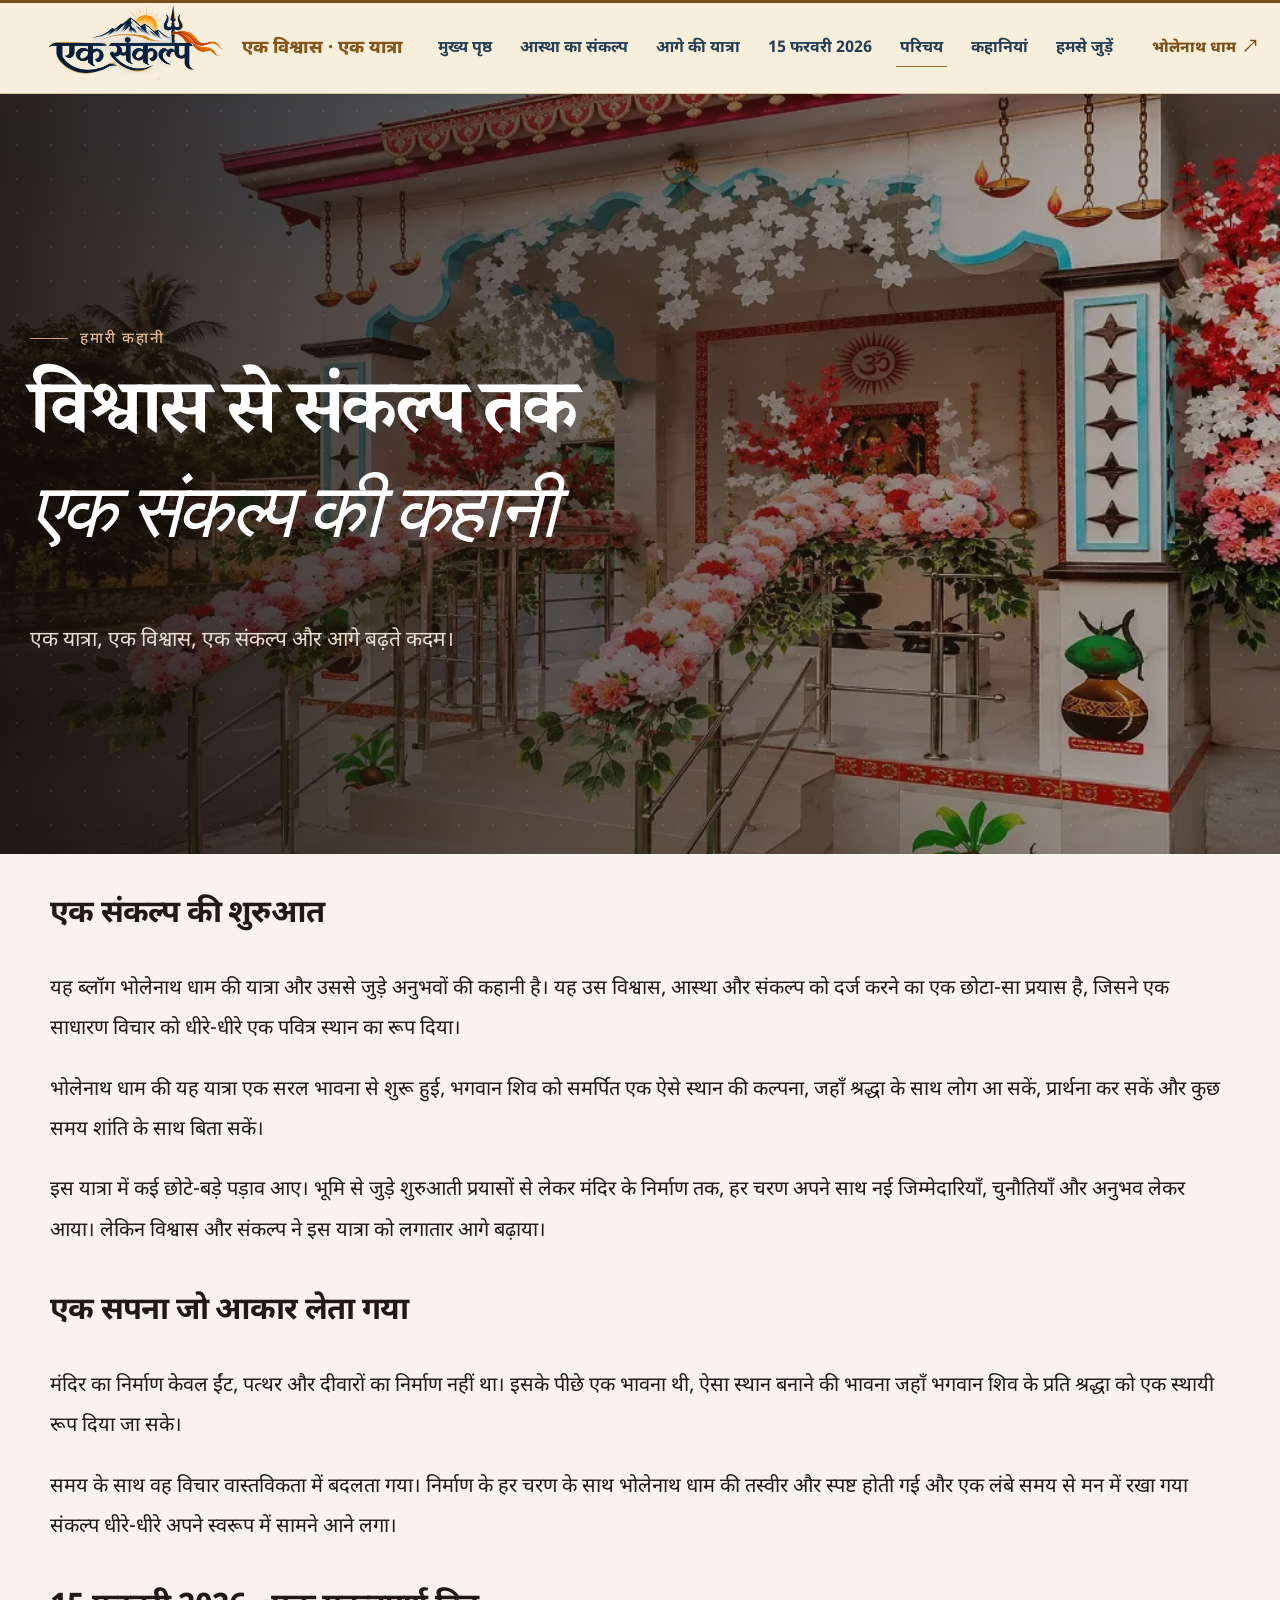
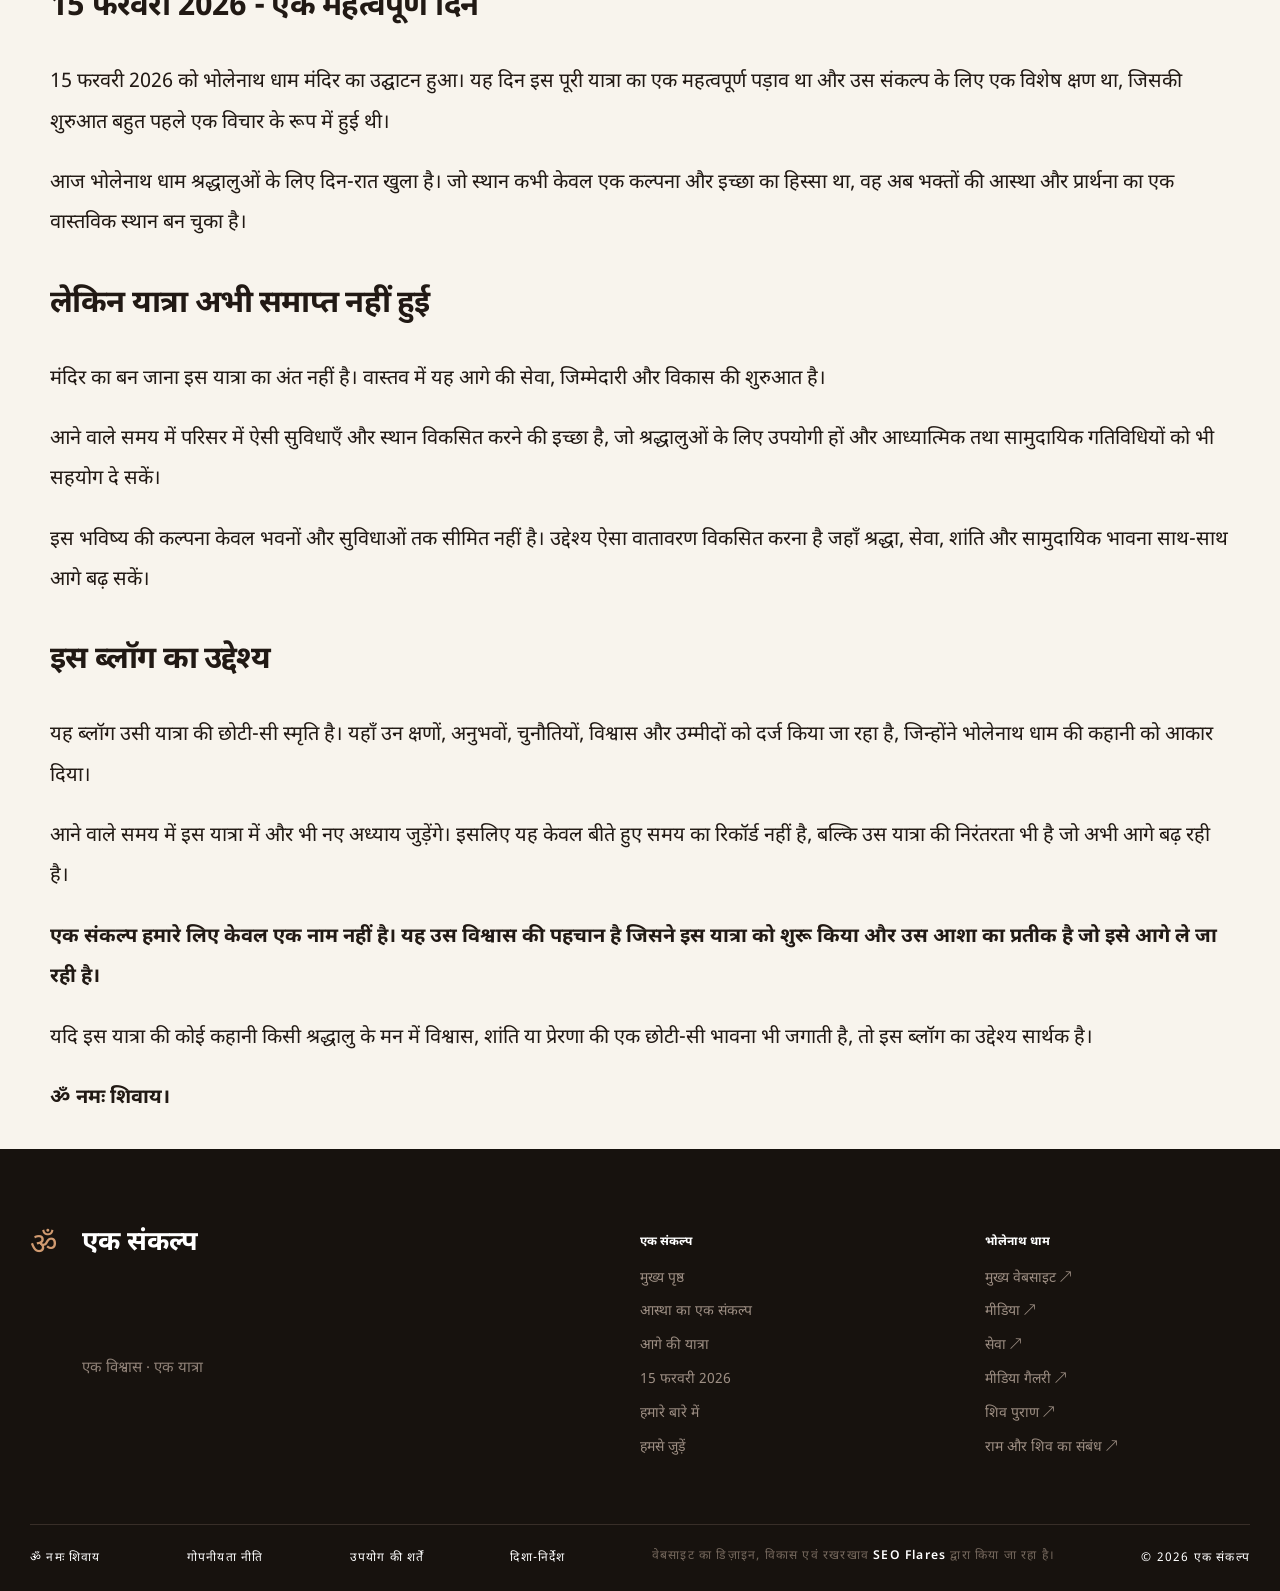
<file: about.html>
<!DOCTYPE html>
<html lang="hi">
<head>
  <meta charset="UTF-8">
  <meta name="viewport" content="width=device-width, initial-scale=1.0">

<title>विश्वास से संकल्प तक | एक संकल्प</title>

<meta name="description" content="विश्वास से संकल्प तक - भोलेनाथ धाम की यात्रा, आस्था, विश्वास, संकल्प और उससे जुड़े अनुभवों की कहानी।">
<meta name="author" content="एक संकल्प">
<meta name="robots" content="index, follow">
<meta name="language" content="Hindi">
<meta name="theme-color" content="#f8f4ed">

<!-- Canonical -->
<link rel="canonical" href="https://eksankalp.xyz/about.html">

<!-- Favicon -->
<link rel="icon" type="image/png" href="images/ek-sankalp-logo.png">
<link rel="apple-touch-icon" href="images/ek-sankalp-logo.png">

<!-- Google Fonts -->
<link rel="preconnect" href="https://fonts.googleapis.com">
<link rel="preconnect" href="https://fonts.gstatic.com" crossorigin>
<link href="https://fonts.googleapis.com/css2?family=Noto+Sans+Devanagari:wght@400;500;600;700;800&family=Noto+Serif+Devanagari:wght@500;600;700;800&display=swap" rel="stylesheet">

<link rel="stylesheet" href="css/stories.css?v=3">
<link rel="stylesheet" href="css/style.css?v=3">

<!-- Open Graph / Facebook / WhatsApp -->
<meta property="og:type" content="article">
<meta property="og:title" content="विश्वास से संकल्प तक | एक संकल्प">
<meta property="og:description" content="विश्वास से संकल्प तक - भोलेनाथ धाम की यात्रा, आस्था, विश्वास, संकल्प और उससे जुड़े अनुभवों की कहानी।">
<meta property="og:url" content="https://eksankalp.xyz/about.html">
<meta property="og:site_name" content="एक संकल्प">
<meta property="og:locale" content="hi_IN">

<!-- X / Twitter -->
<meta name="twitter:card" content="summary_large_image">
<meta name="twitter:title" content="विश्वास से संकल्प तक | एक संकल्प">
<meta name="twitter:description" content="विश्वास से संकल्प तक - भोलेनाथ धाम की यात्रा, आस्था, विश्वास, संकल्प और उससे जुड़े अनुभवों की कहानी।">

<!-- Structured Data -->
<script type="application/ld+json">
{
  "@context": "https://schema.org",
  "@type": "AboutPage",
  "name": "विश्वास से संकल्प तक",
  "description": "विश्वास से संकल्प तक - भोलेनाथ धाम की यात्रा, आस्था, विश्वास, संकल्प और उससे जुड़े अनुभवों की कहानी।",
  "url": "https://eksankalp.xyz/about.html",
  "inLanguage": "hi-IN",
  "author": {
    "@type": "Organization",
    "name": "एक संकल्प"
  },
  "publisher": {
    "@type": "Organization",
    "name": "एक संकल्प"
  },
  "mainEntityOfPage": {
    "@type": "WebPage",
    "@id": "https://eksankalp.xyz/about.html"
  }
}
</script>
</head>

<body>

<header class="site-header">
  <div class="topline"></div>

  <div class="nav wrap">

    <a class="logo" href="index.html" aria-label="एक संकल्प मुख्य पृष्ठ">
      <img src="images/ek-sankalp-logo.png" alt="एक संकल्प - एक विश्वास, एक यात्रा">
    </a>

    <div class="brand-motto" aria-label="एक विश्वास · एक यात्रा">
      एक विश्वास · एक यात्रा
    </div>

    <button class="mobile-menu-toggle"
            type="button"
            aria-label="Open navigation"
            aria-expanded="false">☰</button>

    <nav aria-label="मुख्य नेविगेशन">
      <a href="https://eksankalp.xyz/">मुख्य पृष्ठ</a>
      <a href="astha-ka-ek-sankalp.html">आस्था का संकल्प</a>
      <a href="sankalp-abhi-baki-hai.html">आगे की यात्रा</a>
      <a href="15-february-2026.html">15 फरवरी 2026</a>
      <a class="active" href="about.html">परिचय</a>
      <a href="stories/index.html">कहानियां</a>
      <a href="contact.html">हमसे जुड़ें</a>
    </nav>

    <a class="dham-nav"
       href="https://bholenathdham.in/"
       target="_blank"
       rel="noopener">
      <span>भोलेनाथ धाम</span><b>↗</b>
    </a>

  </div>
</header>


<main>

  <!-- Simple hero: only one image and heading -->
  <section class="hero">

    <img class="hero-image"
         src="images/stories/bholenath-dham-mandir-01.webp"
         alt="भोलेनाथ धाम मंदिर">

    <div class="hero-shade"></div>
    <div class="hero-pattern"></div>

    <div class="wrap hero-content">

      <div class="hero-kicker">
        <span></span>हमारी कहानी
      </div>

      <h1>
        विश्वास से संकल्प तक<br>
        <em>एक संकल्प की कहानी</em>
      </h1>

      <p class="hero-text">
        एक यात्रा, एक विश्वास, एक संकल्प और आगे बढ़ते कदम।
      </p>

    </div>

  </section>


  <!-- Plain Hindi content only -->
  <section class="story-section">

    <div class="container">

            <h2 style="margin-top:40px;">एक संकल्प की शुरुआत</h2>

      <p>
        यह ब्लॉग भोलेनाथ धाम की यात्रा और उससे जुड़े अनुभवों की कहानी है।
        यह उस विश्वास, आस्था और संकल्प को दर्ज करने का एक छोटा-सा प्रयास है,
        जिसने एक साधारण विचार को धीरे-धीरे एक पवित्र स्थान का रूप दिया।
      </p>

      <p>
        भोलेनाथ धाम की यह यात्रा एक सरल भावना से शुरू हुई, भगवान शिव को समर्पित
        एक ऐसे स्थान की कल्पना, जहाँ श्रद्धा के साथ लोग आ सकें, प्रार्थना कर सकें
        और कुछ समय शांति के साथ बिता सकें।
      </p>

      <p>
        इस यात्रा में कई छोटे-बड़े पड़ाव आए। भूमि से जुड़े शुरुआती प्रयासों से लेकर
        मंदिर के निर्माण तक, हर चरण अपने साथ नई जिम्मेदारियाँ, चुनौतियाँ और अनुभव
        लेकर आया। लेकिन विश्वास और संकल्प ने इस यात्रा को लगातार आगे बढ़ाया।
      </p>

      <h2 style="margin-top:40px;">एक सपना जो आकार लेता गया</h2>

      <p>
        मंदिर का निर्माण केवल ईंट, पत्थर और दीवारों का निर्माण नहीं था। इसके पीछे
        एक भावना थी, ऐसा स्थान बनाने की भावना जहाँ भगवान शिव के प्रति श्रद्धा को
        एक स्थायी रूप दिया जा सके।
      </p>

      <p>
        समय के साथ वह विचार वास्तविकता में बदलता गया। निर्माण के हर चरण के साथ
        भोलेनाथ धाम की तस्वीर और स्पष्ट होती गई और एक लंबे समय से मन में रखा गया
        संकल्प धीरे-धीरे अपने स्वरूप में सामने आने लगा।
      </p>

      <h2 style="margin-top:40px;">15 फरवरी 2026 - एक महत्वपूर्ण दिन</h2>

      <p>
        15 फरवरी 2026 को भोलेनाथ धाम मंदिर का उद्घाटन हुआ। यह दिन इस पूरी यात्रा
        का एक महत्वपूर्ण पड़ाव था और उस संकल्प के लिए एक विशेष क्षण था, जिसकी
        शुरुआत बहुत पहले एक विचार के रूप में हुई थी।
      </p>

      <p>
        आज भोलेनाथ धाम श्रद्धालुओं के लिए दिन-रात खुला है। जो स्थान कभी केवल एक
        कल्पना और इच्छा का हिस्सा था, वह अब भक्तों की आस्था और प्रार्थना का एक
        वास्तविक स्थान बन चुका है।
      </p>

      <h2 style="margin-top:40px;">लेकिन यात्रा अभी समाप्त नहीं हुई</h2>

      <p>
        मंदिर का बन जाना इस यात्रा का अंत नहीं है। वास्तव में यह आगे की सेवा,
        जिम्मेदारी और विकास की शुरुआत है।
      </p>

      <p>
        आने वाले समय में परिसर में ऐसी सुविधाएँ और स्थान विकसित करने की इच्छा है,
        जो श्रद्धालुओं के लिए उपयोगी हों और आध्यात्मिक तथा सामुदायिक गतिविधियों
        को भी सहयोग दे सकें।
      </p>

      <p>
        इस भविष्य की कल्पना केवल भवनों और सुविधाओं तक सीमित नहीं है। उद्देश्य ऐसा
        वातावरण विकसित करना है जहाँ श्रद्धा, सेवा, शांति और सामुदायिक भावना साथ-साथ
        आगे बढ़ सकें।
      </p>

      <h2 style="margin-top:40px;">इस ब्लॉग का उद्देश्य</h2>

      <p>
        यह ब्लॉग उसी यात्रा की छोटी-सी स्मृति है। यहाँ उन क्षणों, अनुभवों,
        चुनौतियों, विश्वास और उम्मीदों को दर्ज किया जा रहा है, जिन्होंने
        भोलेनाथ धाम की कहानी को आकार दिया।
      </p>

      <p>
        आने वाले समय में इस यात्रा में और भी नए अध्याय जुड़ेंगे। इसलिए यह केवल
        बीते हुए समय का रिकॉर्ड नहीं है, बल्कि उस यात्रा की निरंतरता भी है जो
        अभी आगे बढ़ रही है।
      </p>

      <p>
        <strong>
          एक संकल्प हमारे लिए केवल एक नाम नहीं है। यह उस विश्वास की पहचान है
          जिसने इस यात्रा को शुरू किया और उस आशा का प्रतीक है जो इसे आगे ले जा रही है।
        </strong>
      </p>

      <p>
        यदि इस यात्रा की कोई कहानी किसी श्रद्धालु के मन में विश्वास, शांति या
        प्रेरणा की एक छोटी-सी भावना भी जगाती है, तो इस ब्लॉग का उद्देश्य सार्थक है।
      </p>

      <p>
        <strong>ॐ नमः शिवाय।</strong>
      </p>

    </div>

  </section>

</main>


<footer>
  <div class="wrap footer-main">
    <div class="footer-logo">
      <span>ॐ</span>
      <strong>एक संकल्प</strong>
      <small>एक विश्वास · एक यात्रा</small>
    </div>
    <div>
      <h3>एक संकल्प</h3>
      <a href="https://eksankalp.xyz/">मुख्य पृष्ठ</a>
      <a href="astha-ka-ek-sankalp.html">आस्था का एक संकल्प</a>
      <a href="sankalp-abhi-baki-hai.html">आगे की यात्रा</a>
      <a href="15-february-2026.html">15 फरवरी 2026</a>
      <a href="about.html">हमारे बारे में</a>
      <a href="contact.html">हमसे जुड़ें</a>
    </div>
    <div>
      <h3>भोलेनाथ धाम</h3>
      <a href="https://bholenathdham.in/" target="_blank" rel="noopener">मुख्य वेबसाइट ↗</a>
      <a href="https://bholenathdham.in/media.html" target="_blank" rel="noopener">मीडिया ↗</a>
      <a href="https://bholenathdham.in/seva.html" target="_blank" rel="noopener">सेवा ↗</a>
      <a href="https://bholenathdham.in/media.html" target="_blank" rel="noopener">मीडिया गैलरी ↗</a>
      <a href="https://bholenathdham.in/shiva-purana/shiva-purana.html" target="_blank" rel="noopener">शिव पुराण ↗</a>
      <a href="https://bholenathdham.in/explore/rama-shiva/index.html" target="_blank" rel="noopener">राम और शिव का संबंध ↗</a>
    </div>
  </div>
  <div class="wrap footer-bottom">
  <span>ॐ नमः शिवाय</span>

   <span>
    <a href="privacy-policy.html">
      गोपनीयता नीति 
    </a>
  </span> 

  <span>
    <a href="terms.html">
      उपयोग की शर्तें 
    </a>
  </span> 

  <span>
    <a href="story-submission-guidelines.html">
      दिशा-निर्देश
    </a>
  </span> 

   <span class="footer-credit">
    <a href="https://seoflares.info/" target="_blank" rel="noopener noreferrer">
      वेबसाइट का डिज़ाइन, विकास एवं रखरखाव <strong>SEO Flares</strong> द्वारा किया जा रहा है।
    </a>
  </span>

  <span>© 2026 एक संकल्प</span>  
</div>
</footer>

<script>
document.addEventListener("DOMContentLoaded", function () {
  const button = document.querySelector(".mobile-menu-toggle");
  const nav = document.querySelector(".site-header nav");
  if (!button || !nav) return;
  button.addEventListener("click", function () {
    const isOpen = nav.classList.toggle("mobile-open");
    button.classList.toggle("is-open", isOpen);
    button.setAttribute("aria-expanded", isOpen ? "true" : "false");
    button.setAttribute("aria-label", isOpen ? "Close navigation" : "Open navigation");
  });
  nav.querySelectorAll("a").forEach(function (link) {
    link.addEventListener("click", function () {
      nav.classList.remove("mobile-open");
      button.classList.remove("is-open");
      button.setAttribute("aria-expanded", "false");
      button.setAttribute("aria-label", "Open navigation");
    });
  });
});
</script>
</body>
</html>
</file>
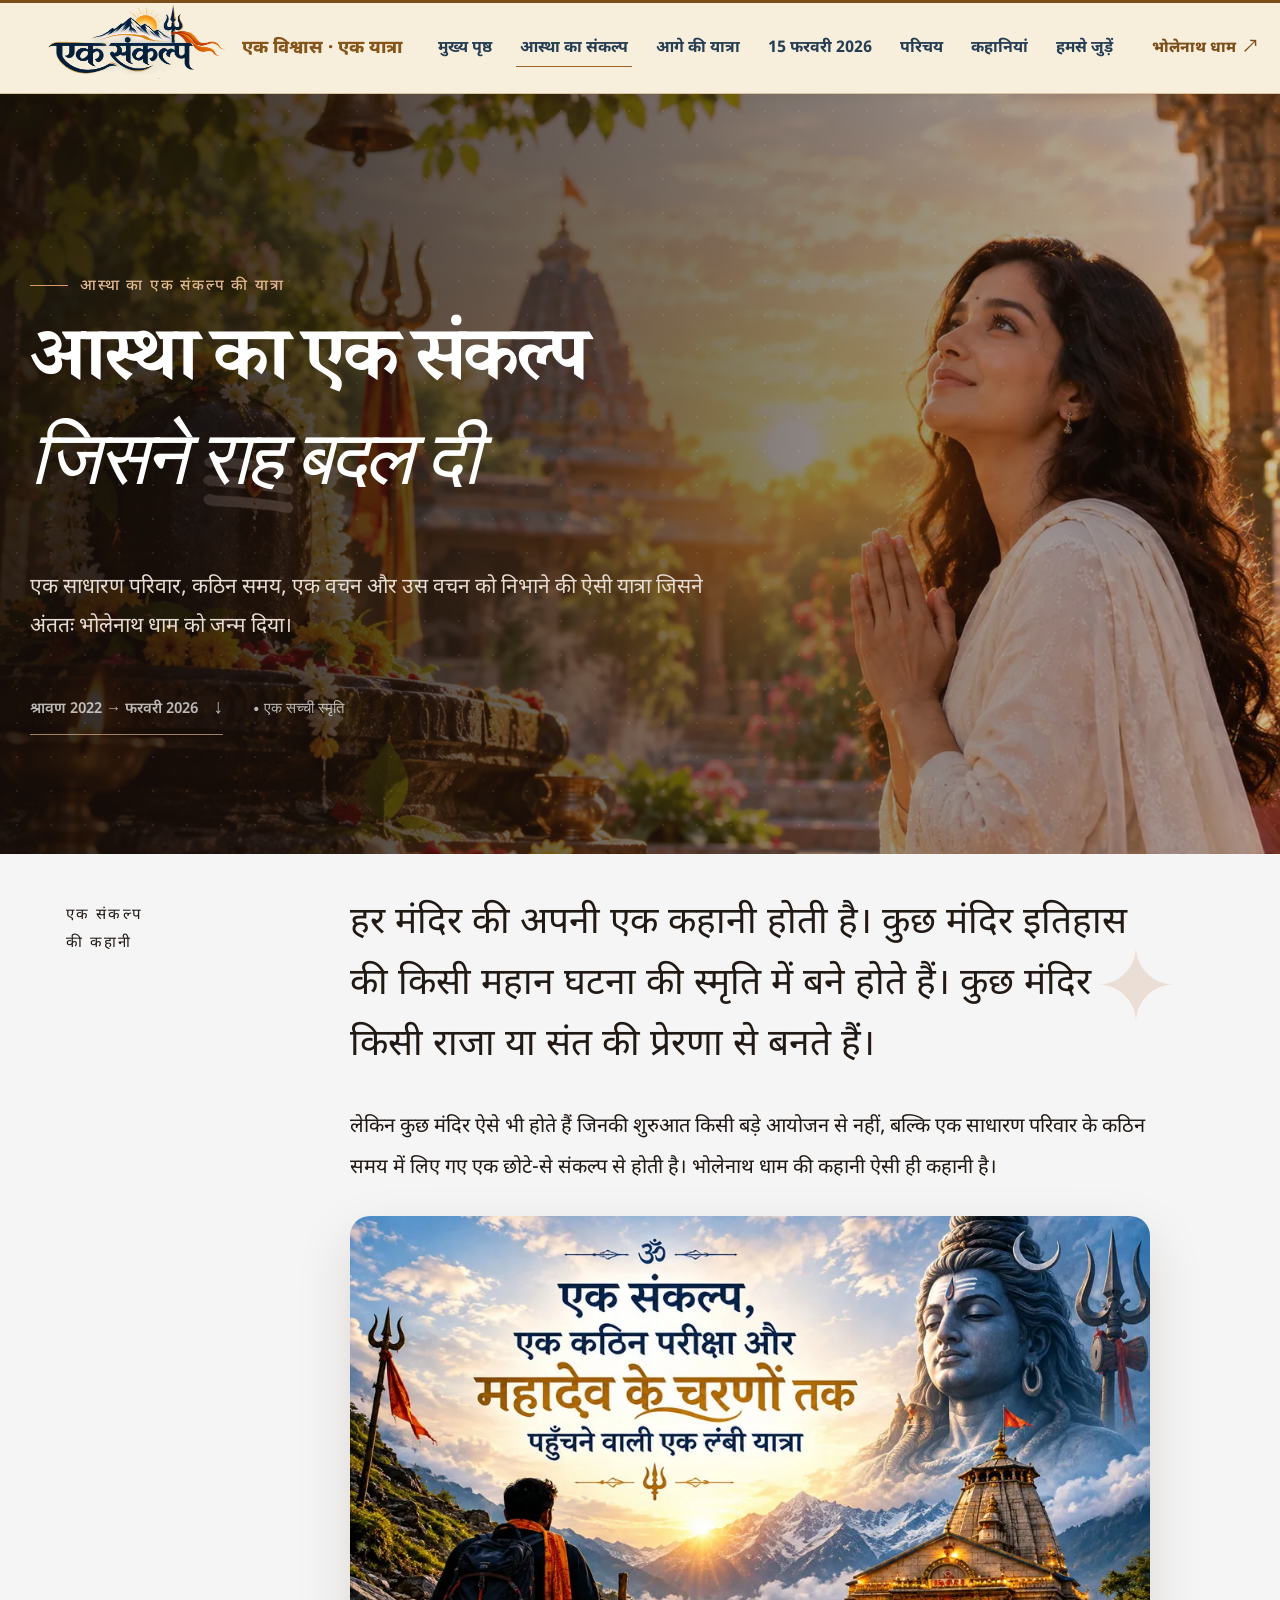
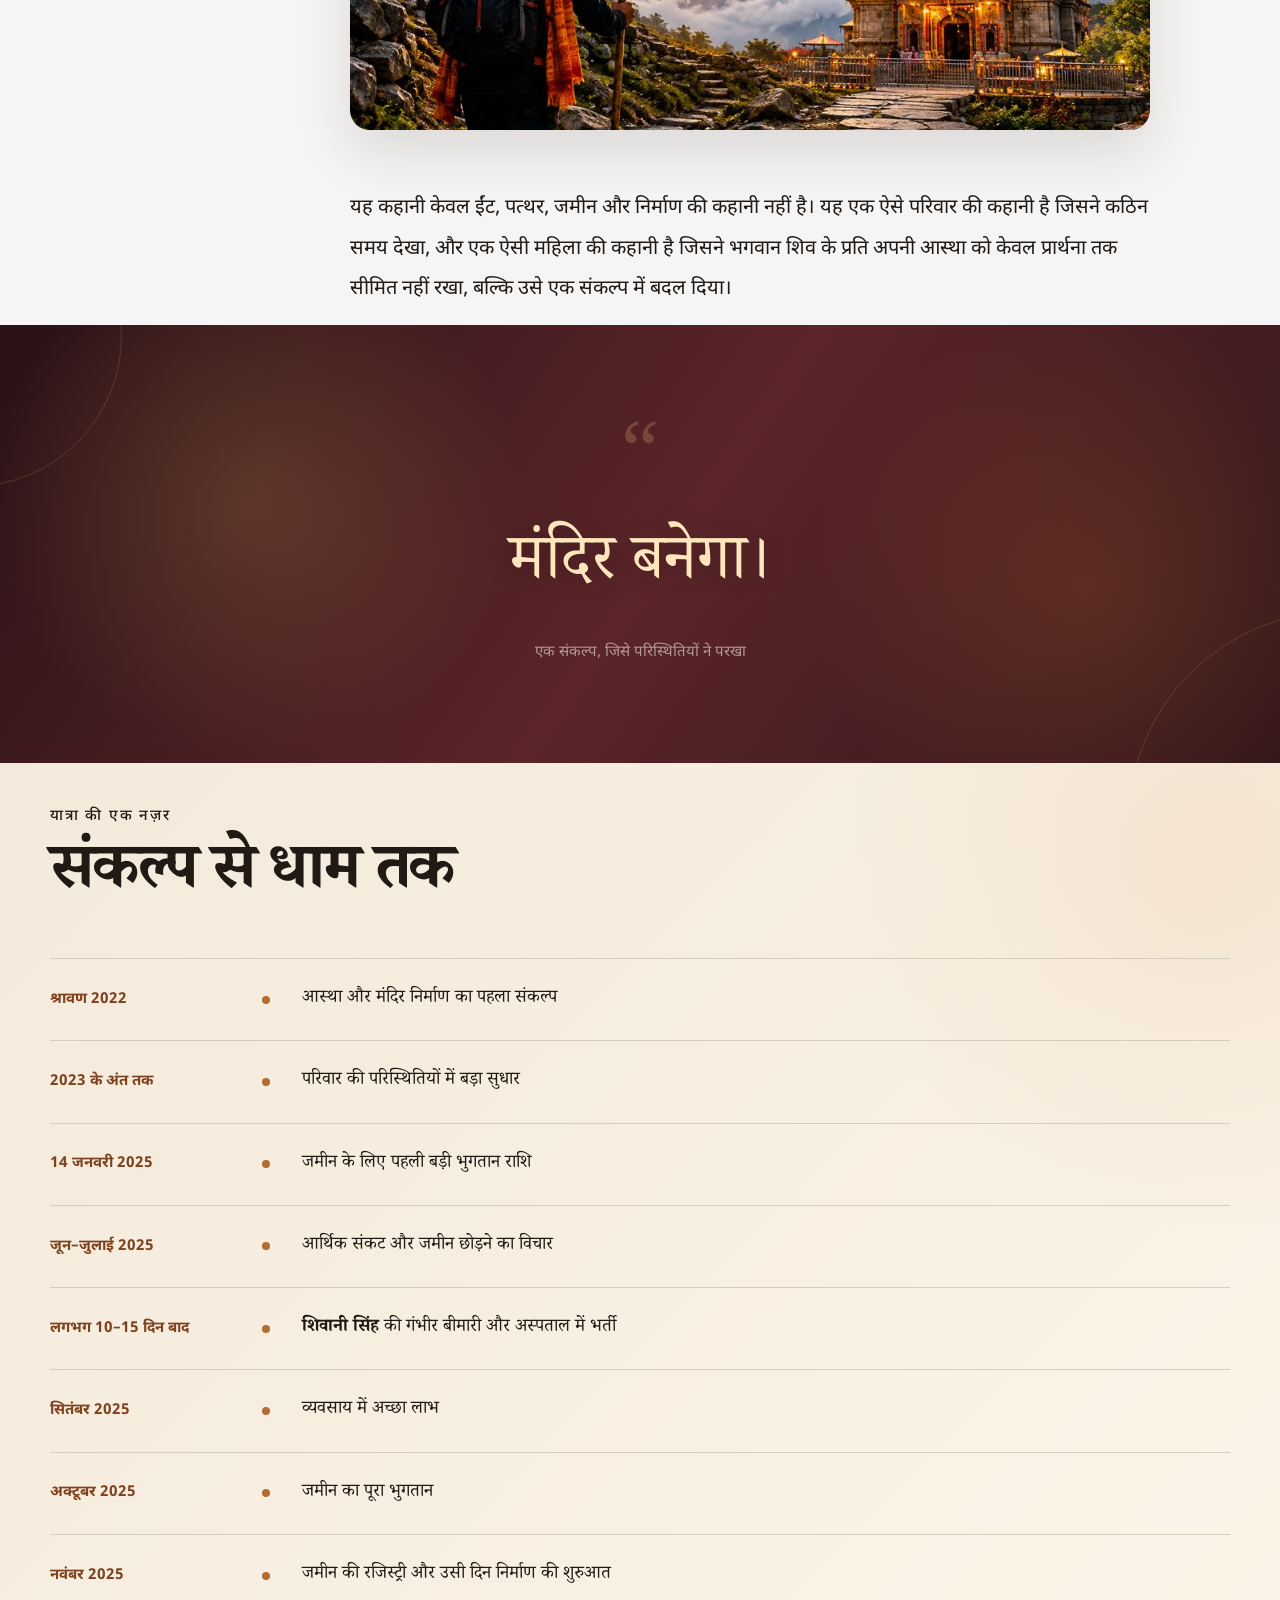
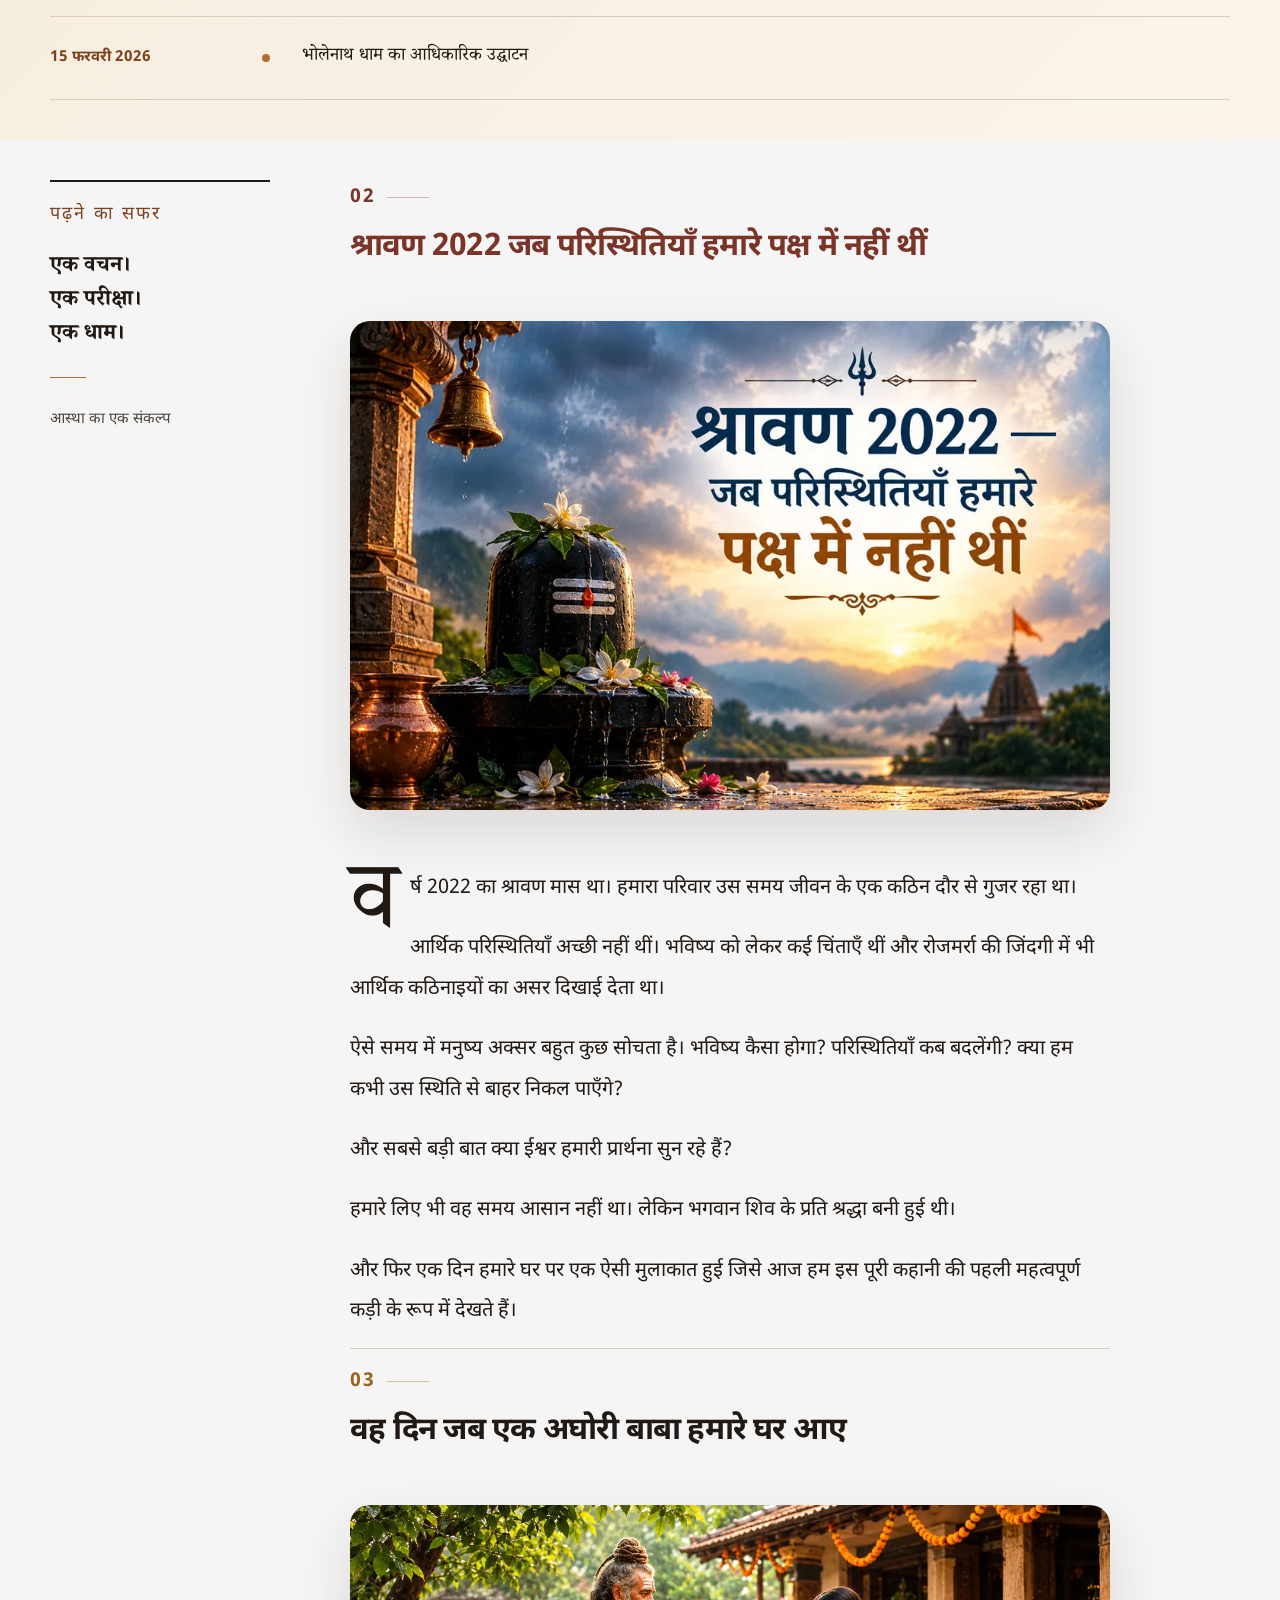
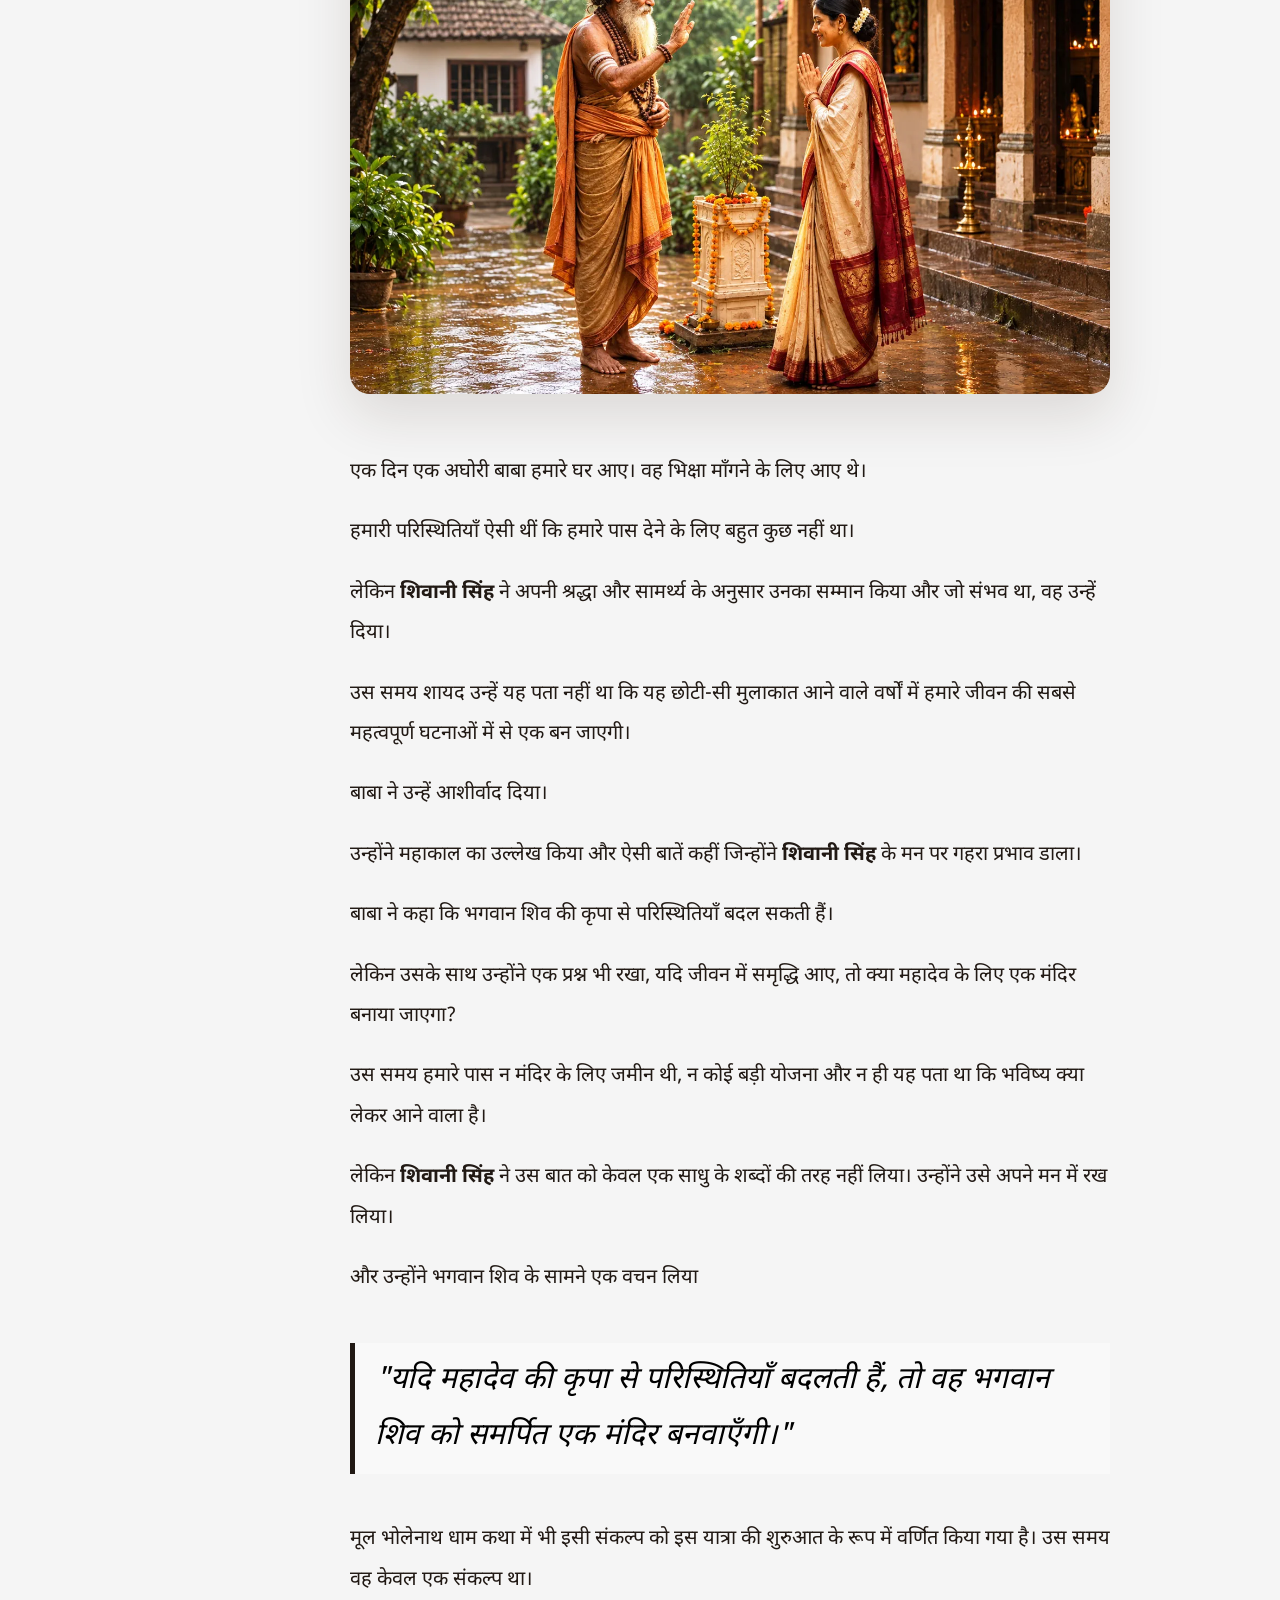
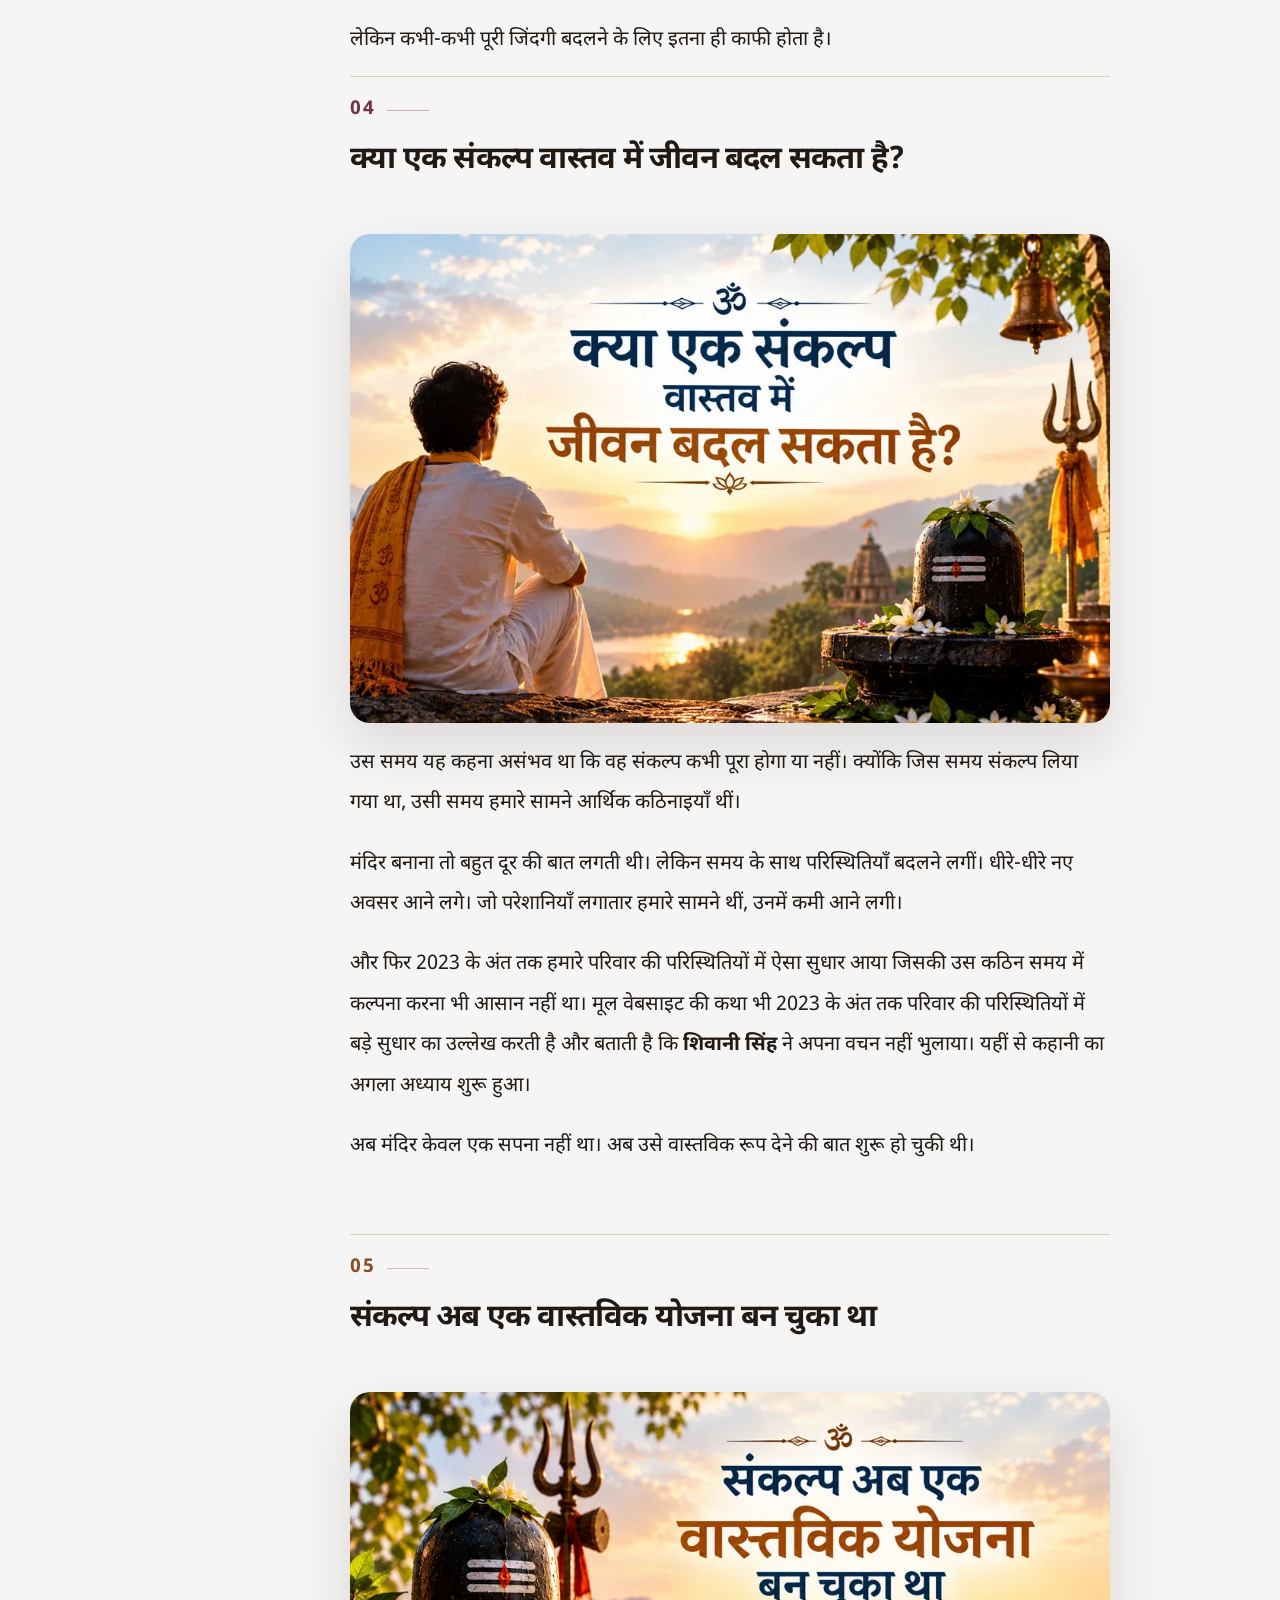
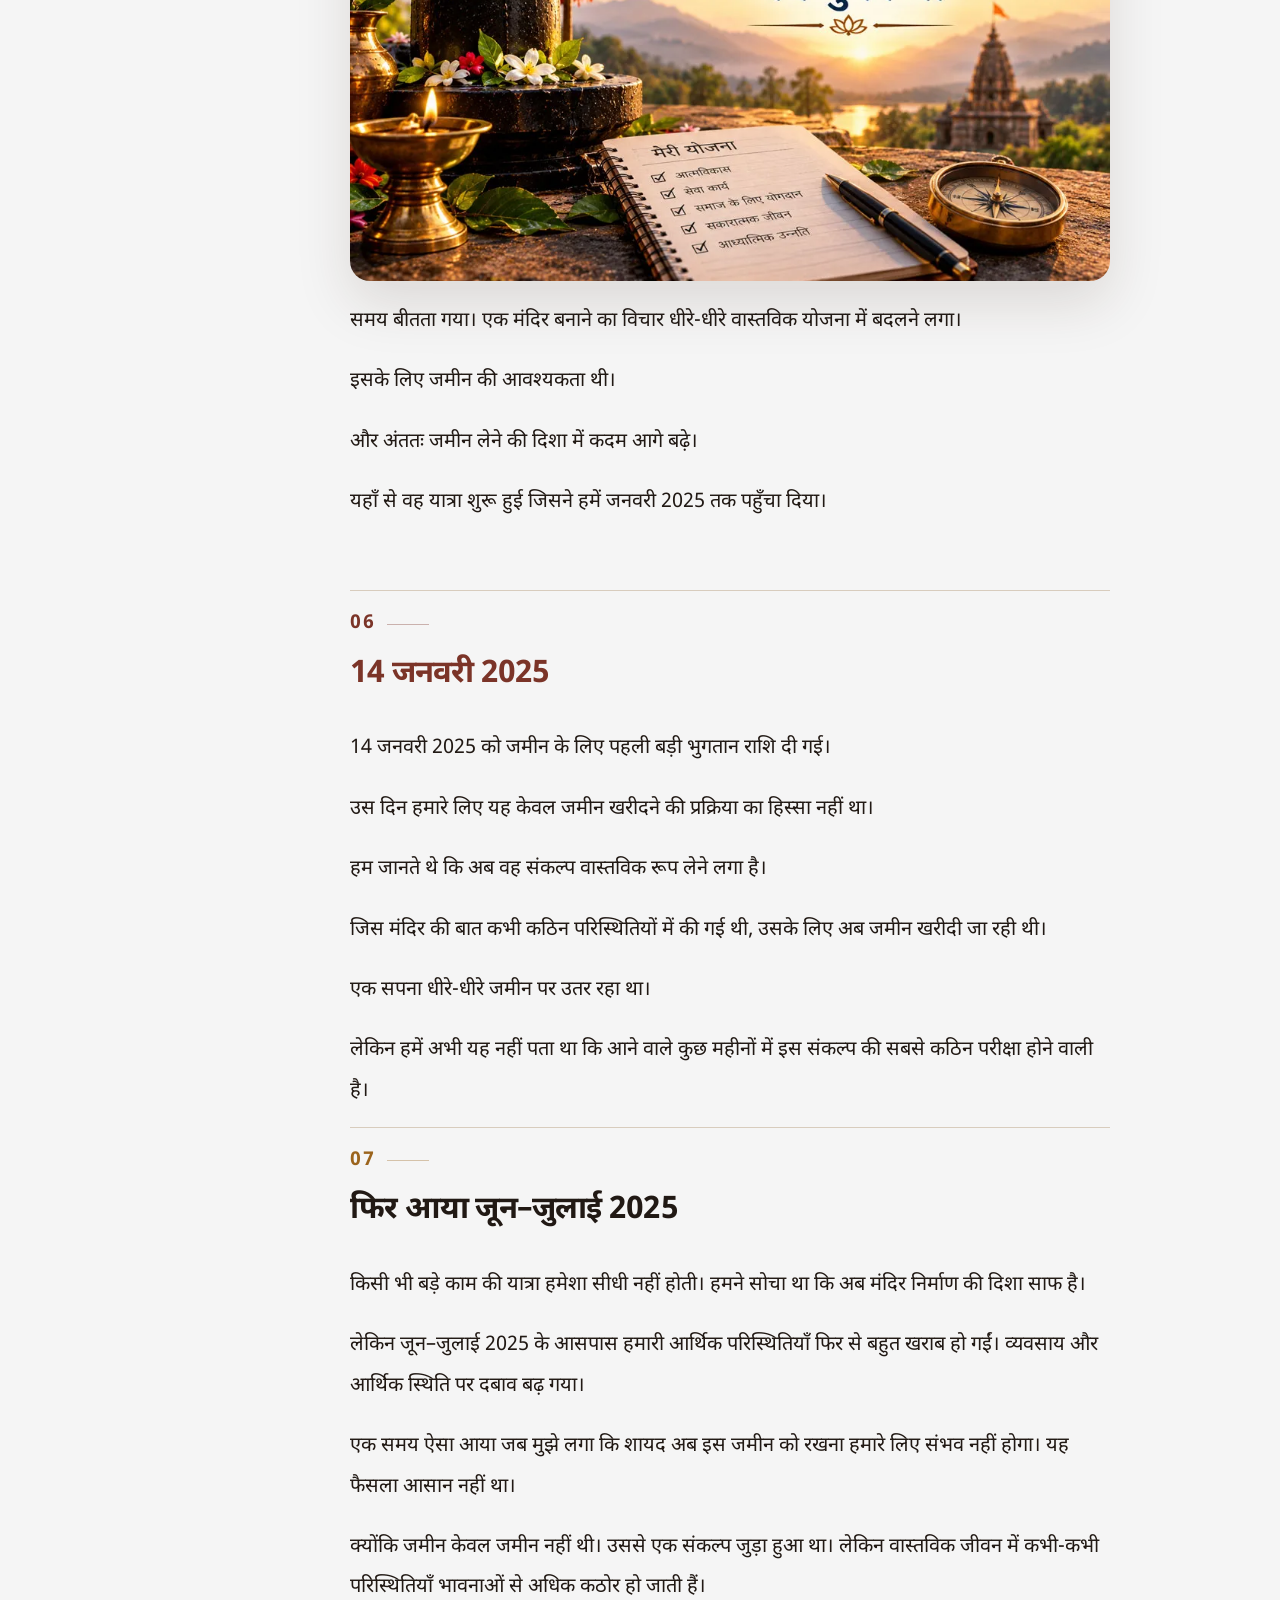
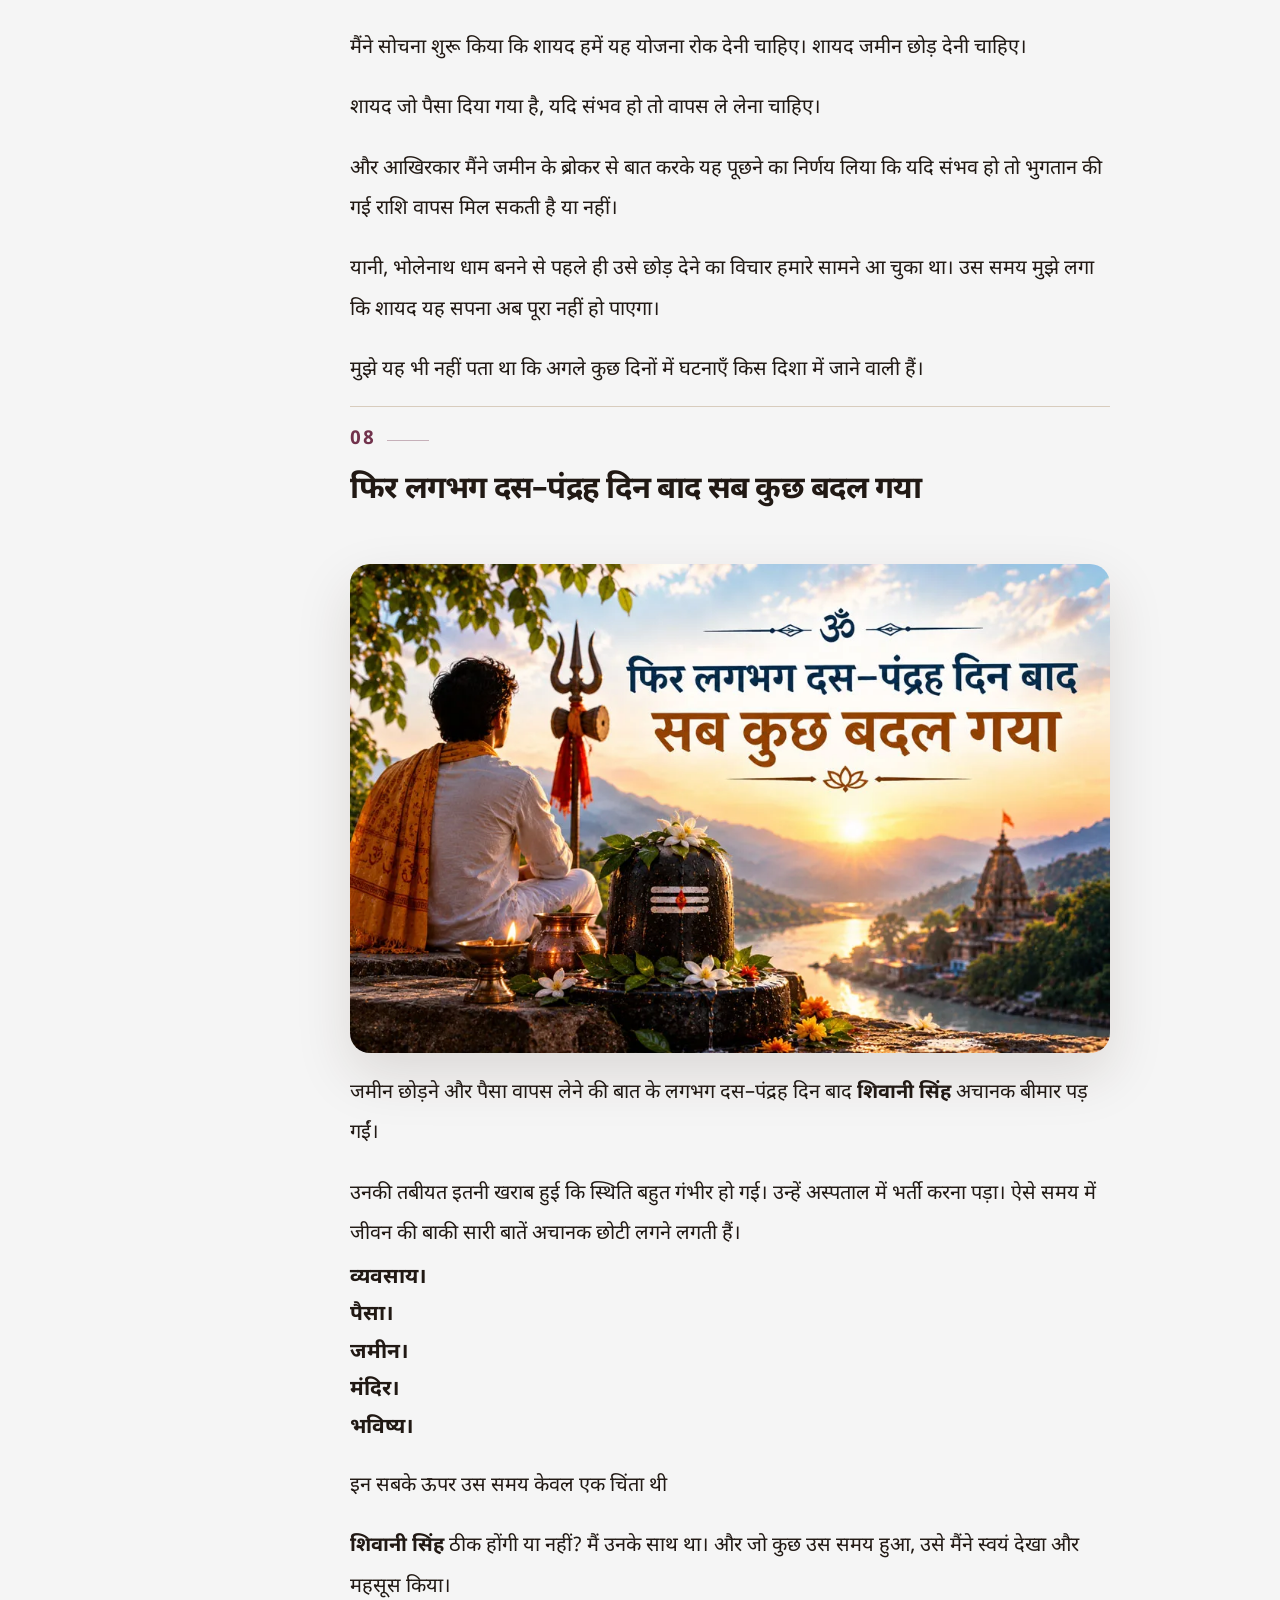
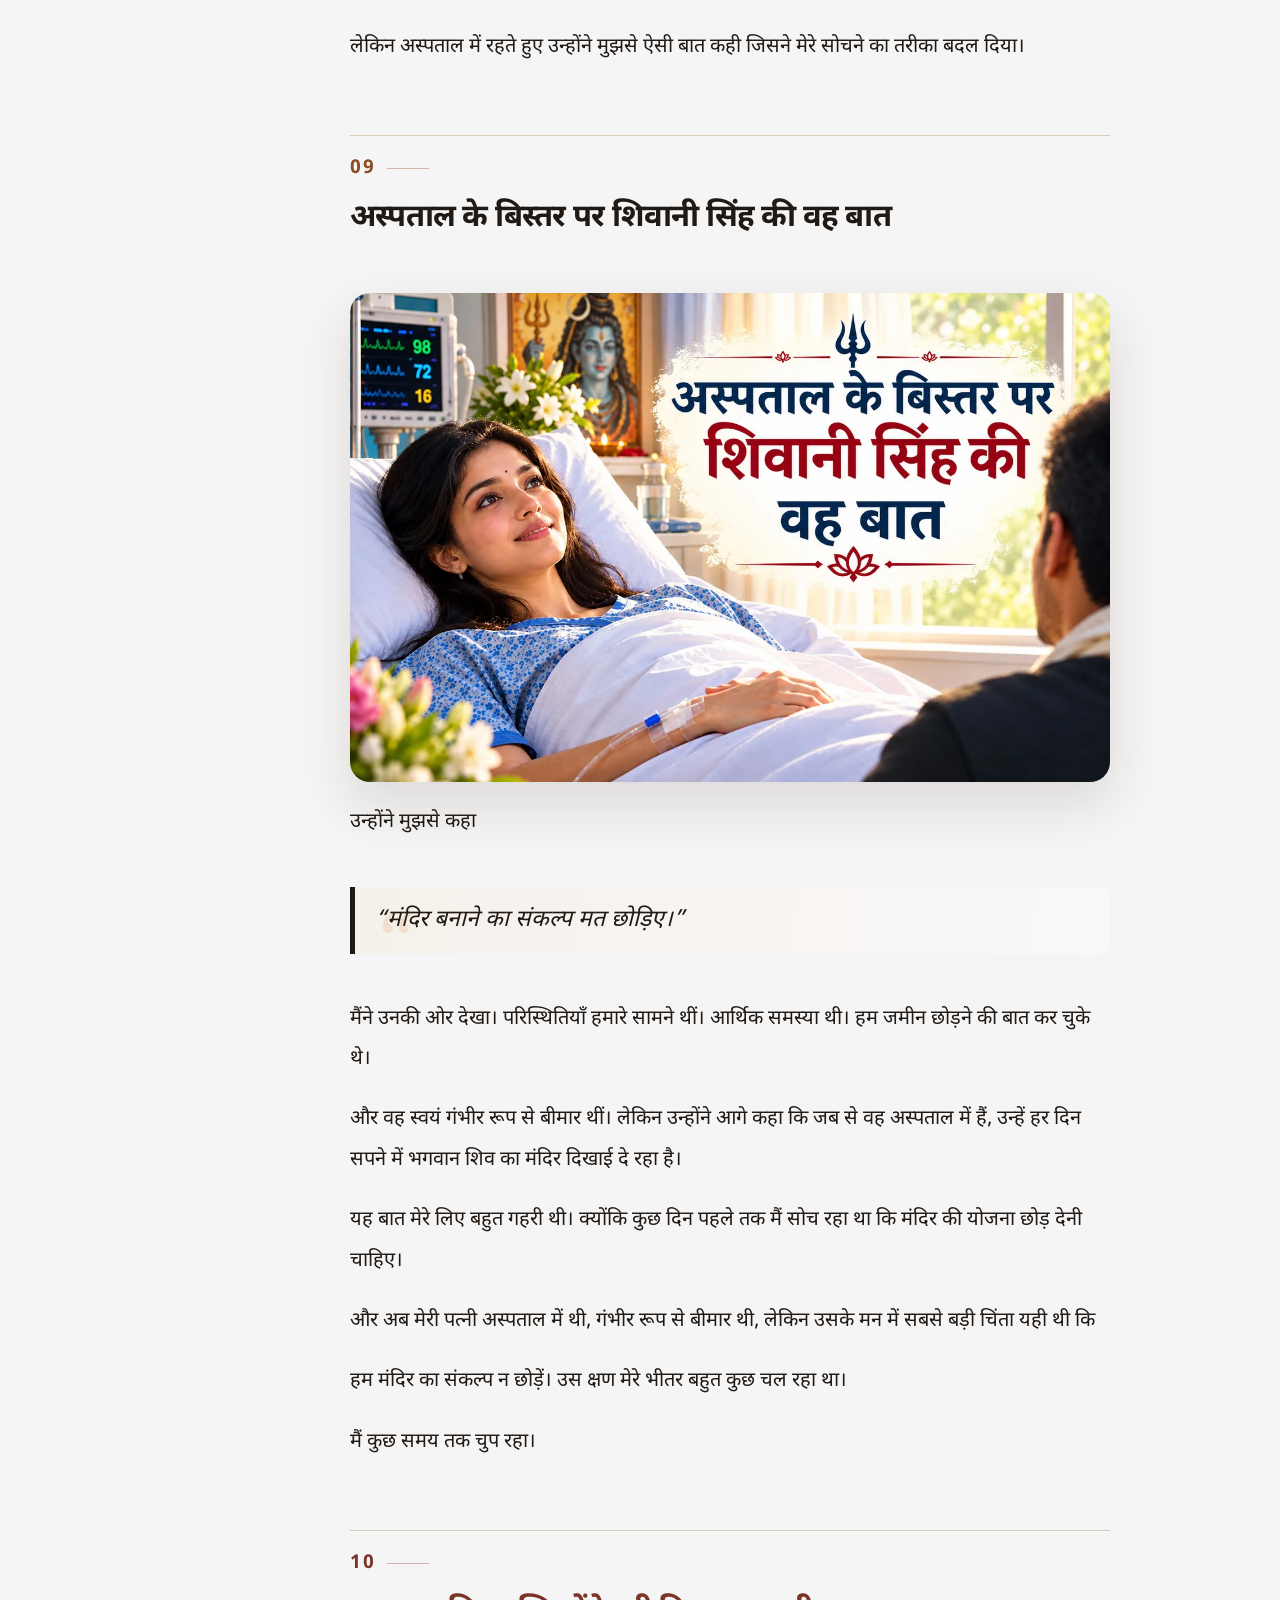
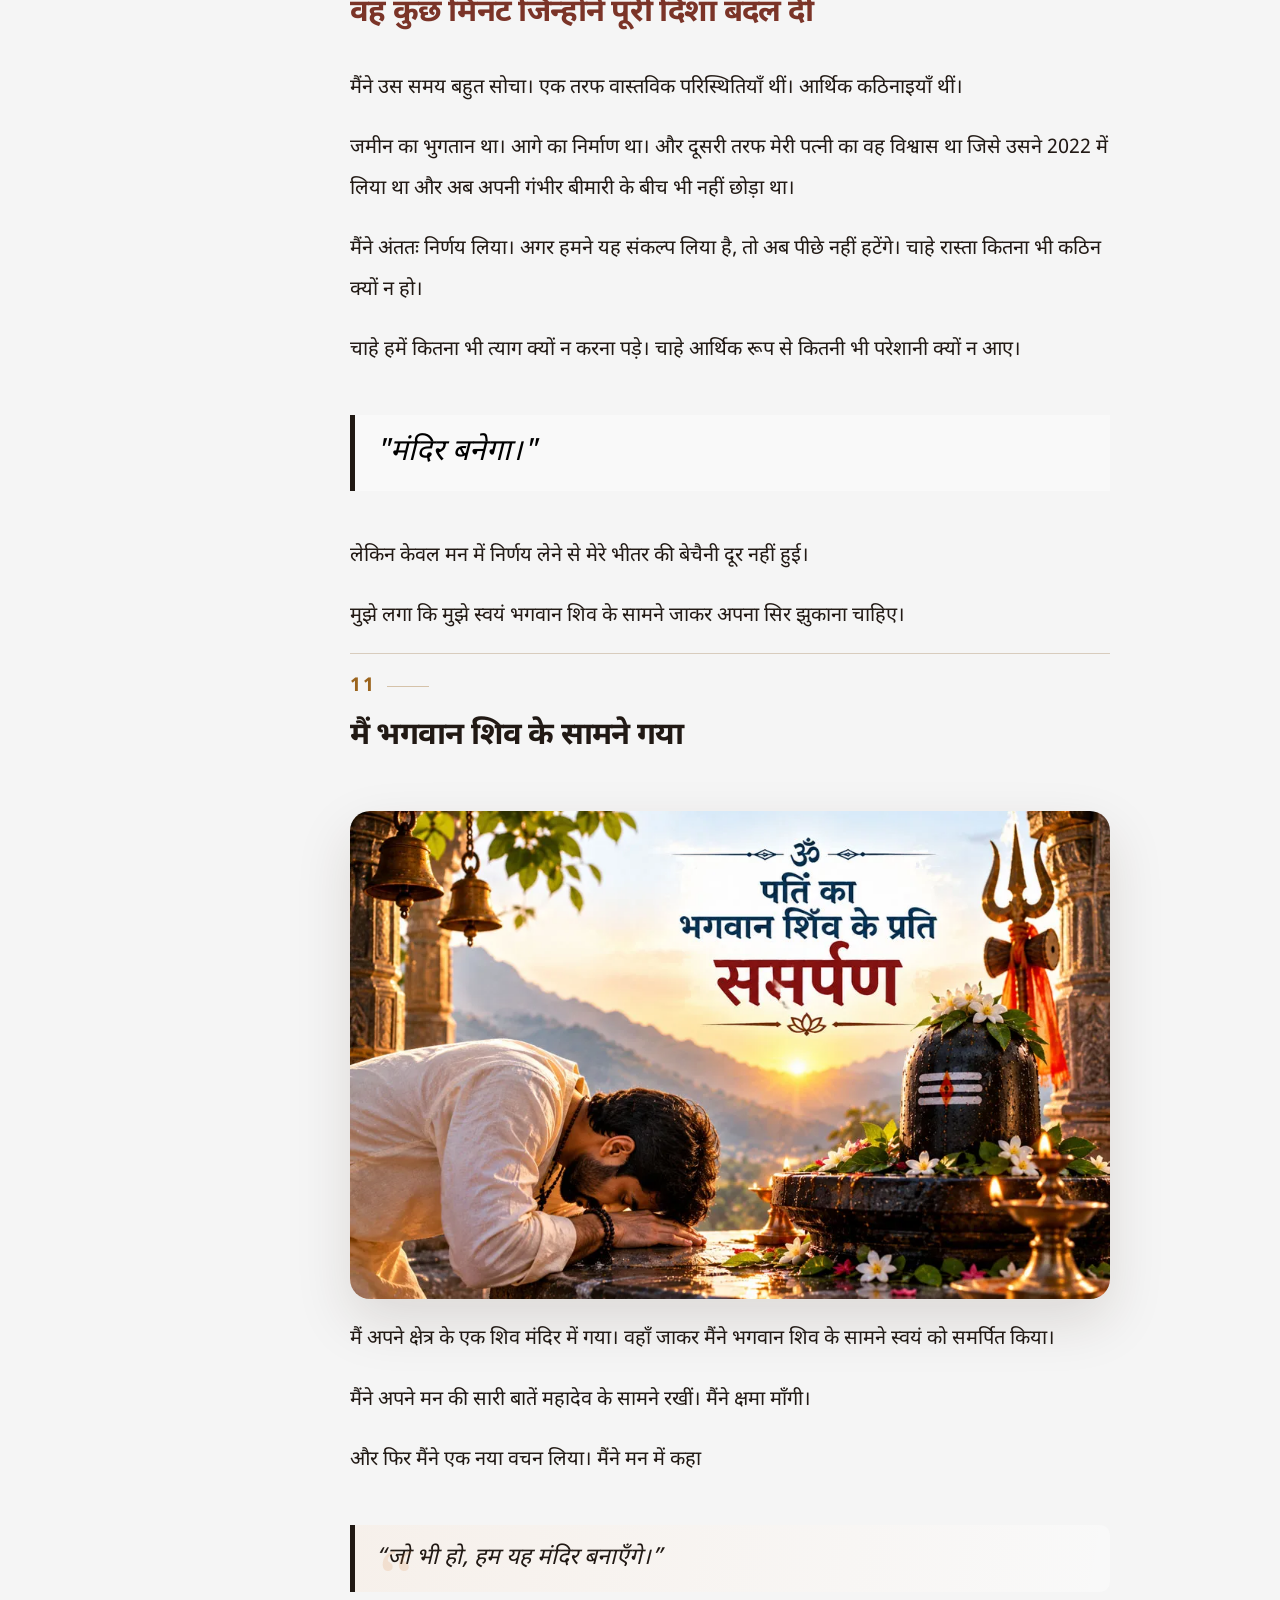
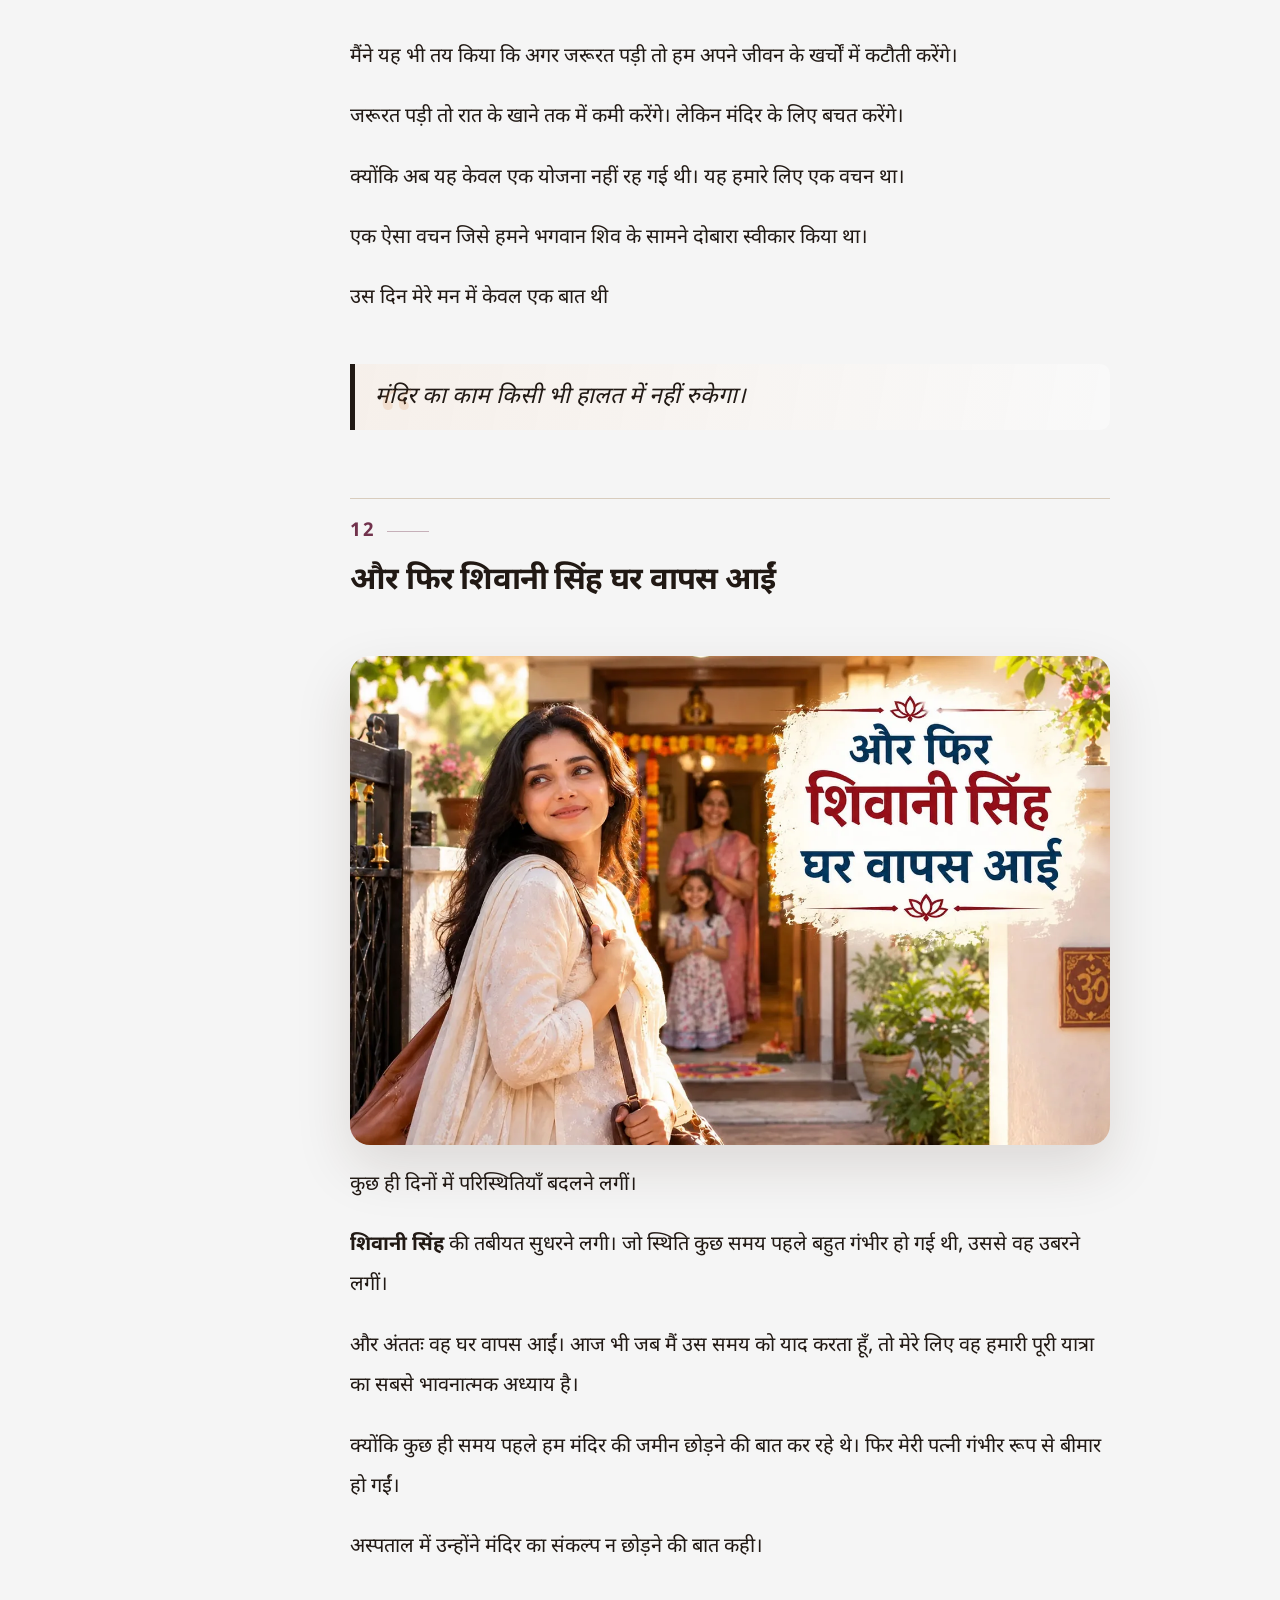
<file: astha-ka-ek-sankalp.html>
<!doctype html>
<html lang="hi">
<head>
  <meta charset="utf-8">
  <meta name="viewport" content="width=device-width, initial-scale=1">
  <title>आस्था का एक संकल्प | जिसने राह बदल दी | एक संकल्प</title>
  <meta name="description" content="आस्था का एक संकल्प, जिसने राह बदल दी - एक भावपूर्ण यात्रा, जहाँ विश्वास धीरे-धीरे संकल्प में बदलता है और एक संकल्प आगे की राह बनाता है।">
  <meta name="author" content="एक संकल्प">
  <meta name="robots" content="index, follow">
  <meta name="language" content="Hindi">
  <meta name="theme-color" content="#f8f4ed">

     <!-- Canonical -->   

<link rel="canonical" href="https://eksankalp.xyz/astha-ka-ek-sankalp.html">

   <!-- Favicon -->
<link rel="icon" type="image/png" href="images/ek-sankalp-logo.png">
<link rel="apple-touch-icon" href="images/ek-sankalp-logo.png">

<!-- Google Fonts -->
<link rel="preconnect" href="https://fonts.googleapis.com">
<link rel="preconnect" href="https://fonts.gstatic.com" crossorigin>
<link href="https://fonts.googleapis.com/css2?family=Noto+Sans+Devanagari:wght@400;500;600;700;800&family=Noto+Serif+Devanagari:wght@500;600;700;800&display=swap" rel="stylesheet">

<link rel="stylesheet" href="css/stories.css?v=6">
<link rel="stylesheet" href="css/style.css?v=6">

<!-- Open Graph / Facebook / WhatsApp -->
<meta property="og:type" content="article">
<meta property="og:title" content="आस्था का एक संकल्प | जिसने राह बदल दी">
<meta property="og:description" content="आस्था का एक संकल्प, जिसने राह बदल दी - एक भावपूर्ण यात्रा, जहाँ विश्वास धीरे-धीरे संकल्प में बदलता है और एक संकल्प आगे की राह बनाता है।">
<meta property="og:image" content="https://eksankalp.xyz/images/home/astha-ka-ek-sankalp.webp">
<meta property="og:image:alt" content="एक संकल्प, जिसने राह बदल दी">
<meta property="og:url" content="https://eksankalp.xyz/astha-ka-ek-sankalp.html">
<meta property="og:site_name" content="एक संकल्प">
<meta property="og:locale" content="hi_IN">

<!-- Twitter / X -->
<meta name="twitter:card" content="summary_large_image">
<meta name="twitter:title" content="आस्था का एक संकल्प | जिसने राह बदल दी">
<meta name="twitter:description" content="आस्था का एक संकल्प, जिसने राह बदल दी - एक भावपूर्ण यात्रा, जहाँ विश्वास धीरे-धीरे संकल्प में बदलता है और एक संकल्प आगे की राह बनाता है।">
<meta name="twitter:image" content="https://eksankalp.xyz/images/home/astha-ka-ek-sankalp.webp">

<!-- Structured Data -->
<script type="application/ld+json">
{
  "@context":"https://schema.org",
  "@type":"Article",
  "headline":"आस्था का एक संकल्प | जिसने राह बदल दी",
  "description":"आस्था का एक संकल्प, जिसने राह बदल दी - एक भावपूर्ण यात्रा, जहाँ विश्वास धीरे-धीरे संकल्प में बदलता है और एक संकल्प आगे की राह बनाता है।",
  "image":"https://eksankalp.xyz/images/home/astha-ka-ek-sankalp.webp",
  "inLanguage":"hi-IN",
  "author":{
    "@type":"Organization",
    "name":"एक संकल्प"
  },
  "publisher":{
    "@type":"Organization",
    "name":"एक संकल्प"
  },
  "mainEntityOfPage":{
    "@type":"WebPage",
    "@id":"https://eksankalp.xyz/astha-ka-ek-sankalp.html"
  }
}
</script>
</head>
<body>
  <header class="site-header">
  <div class="topline"></div>
    <div class="nav wrap">
      <a class="logo" href="astha-ka-ek-sankalp.html" aria-label="आस्था का एक संकल्प">
      <img src="images/ek-sankalp-logo.png" alt="एक संकल्प  एक विश्वास, एक यात्रा">
    </a>
     <div class="brand-motto" aria-label="आस्था का एक संकल्प  एक संकल्प">
      एक विश्वास · एक यात्रा
    </div>

   <!-- Hamburger -->
    <button
      class="mobile-menu-toggle"
      type="button"
      aria-label="Open navigation"
      aria-expanded="false">
      ☰
    </button>

    <nav aria-label="मुख्य नेविगेशन">
      <a href="https://eksankalp.xyz/">मुख्य पृष्ठ</a>
      <a class="active" href="astha-ka-ek-sankalp.html">आस्था का संकल्प</a>
      <a href="sankalp-abhi-baki-hai.html">आगे की यात्रा</a>
      <a href="15-february-2026.html">15 फरवरी 2026</a>
      <a href="about.html">परिचय</a>
      <a href="stories/index.html">कहानियां</a>
      <a href="contact.html">हमसे जुड़ें</a>
    </nav>
    <a class="dham-nav"
       href="https://bholenathdham.in/"
       target="_blank"
       rel="noopener">
      <span>भोलेनाथ धाम</span><b>↗</b>
    </a>
    </div>
  </header>

  <main>
    <section class="hero">
      <img class="hero-image" src="images/home/astha-ka-ek-sankalp.webp" alt="Ek Sankalp">
      <div class="hero-shade"></div>
      <div class="hero-pattern"></div>
      <div class="wrap hero-content">
        <div class="hero-kicker"><span></span>आस्था का एक संकल्प की यात्रा</div>
          <h1>आस्था का एक संकल्प<br><em>जिसने राह बदल दी</em></h1>
          <p class="hero-text">एक साधारण परिवार, कठिन समय, एक वचन  और उस वचन को निभाने की ऐसी यात्रा जिसने अंततः भोलेनाथ धाम को जन्म दिया।</p>
          <div class="hero-meta">
            <a class="hero-link" href="#story">श्रावण 2022 → फरवरी 2026<span>↓</span></a>
            <div class="hero-note">• एक सच्ची स्मृति</div>
            </div>
      </div>
       </section>

    <section class="opening" id="story">
      <div class="container opening-grid">
        <div class="opening-label">एक संकल्प<br>की कहानी</div>
        <div class="opening-text">
          <p class="lead">हर मंदिर की अपनी एक कहानी होती है। कुछ मंदिर इतिहास की किसी महान घटना की स्मृति में बने होते हैं। कुछ मंदिर किसी राजा या संत की प्रेरणा से बनते हैं।</p>
          <p>लेकिन कुछ मंदिर ऐसे भी होते हैं जिनकी शुरुआत किसी बड़े आयोजन से नहीं, बल्कि एक साधारण परिवार के कठिन समय में लिए गए एक छोटे-से संकल्प से होती है। भोलेनाथ धाम की कहानी ऐसी ही कहानी है।</p>
            <figure class="story-image">
    <img src="images/stories/sankalp-ki-yatra.webp" alt="संकल्प की यात्रा को दर्शाता भावपूर्ण दृश्य"
    loading="lazy">
</figure>
          <p>यह कहानी केवल ईंट, पत्थर, जमीन और निर्माण की कहानी नहीं है। यह एक ऐसे परिवार की कहानी है जिसने कठिन समय देखा, और एक ऐसी महिला की कहानी है जिसने भगवान शिव के प्रति अपनी आस्था को केवल प्रार्थना तक सीमित नहीं रखा, बल्कि उसे एक संकल्प में बदल दिया।</p>
        </div>
      </div>
    </section>

    <section class="quote-band">
      <div class="container quote-inner">
        <span class="quote-symbol">“</span>
        <p>मंदिर बनेगा।</p>
        <small> एक संकल्प, जिसे परिस्थितियों ने परखा</small>
      </div>
    </section>

    <section class="timeline-section">
      <div class="container">
        <div class="section-kicker">यात्रा की एक नज़र</div>
        <h2 class="display-title">संकल्प से धाम तक</h2>
        <div class="timeline1"><div class="timeline-item1">
      <div class="timeline-date1">श्रावण 2022</div>
      <div class="timeline-dot1"></div>
      <div class="timeline-copy1">आस्था और मंदिर निर्माण का पहला संकल्प</div>
    </div>
<div class="timeline-item1">
      <div class="timeline-date1">2023 के अंत तक</div>
      <div class="timeline-dot1"></div>
      <div class="timeline-copy1">परिवार की परिस्थितियों में बड़ा सुधार</div>
    </div>
<div class="timeline-item1">
      <div class="timeline-date1">14 जनवरी 2025</div>
      <div class="timeline-dot1"></div>
      <div class="timeline-copy1">जमीन के लिए पहली बड़ी भुगतान राशि</div>
    </div>
<div class="timeline-item1">
      <div class="timeline-date1">जून–जुलाई 2025</div>
      <div class="timeline-dot1"></div>
      <div class="timeline-copy1">आर्थिक संकट और जमीन छोड़ने का विचार</div>
    </div>
<div class="timeline-item1">
      <div class="timeline-date1">लगभग 10–15 दिन बाद</div>
      <div class="timeline-dot1"></div>
      <div class="timeline-copy1"><strong>शिवानी सिंह</strong> की गंभीर बीमारी और अस्पताल में भर्ती</div>
    </div>
<div class="timeline-item1">
      <div class="timeline-date1">सितंबर 2025</div>
      <div class="timeline-dot1"></div>
      <div class="timeline-copy1">व्यवसाय में अच्छा लाभ</div>
    </div>
<div class="timeline-item1">
      <div class="timeline-date1">अक्टूबर 2025</div>
      <div class="timeline-dot1"></div>
      <div class="timeline-copy1">जमीन का पूरा भुगतान</div>
    </div>
<div class="timeline-item1">
      <div class="timeline-date1">नवंबर 2025</div>
      <div class="timeline-dot1"></div>
      <div class="timeline-copy1">जमीन की रजिस्ट्री और उसी दिन निर्माण की शुरुआत</div>
    </div>
<div class="timeline-item1">
      <div class="timeline-date1">15 फरवरी 2026</div>
      <div class="timeline-dot1"></div>
      <div class="timeline-copy1">भोलेनाथ धाम का आधिकारिक उद्घाटन</div>
    </div></div>
      </div>
    </section>

   <article class="article">
      <div class="container article-layout">
        <aside class="article-aside">
          <div class="aside-card">
            <span class="aside-kicker">पढ़ने का सफर</span>
            <strong>एक वचन।<br>एक परीक्षा।<br>एक धाम।</strong>
            <span class="aside-rule"></span>
            <small>आस्था का एक संकल्प</small>
          </div>
        </aside>

        <div class="article-content">
          <section class="story-section" id="section-2">
<div class="section-marker"><span>02</span></div>
<h2>श्रावण 2022  जब परिस्थितियाँ हमारे पक्ष में नहीं थीं</h2>
    <figure class="story-image">
    <img src="images/stories/kathin-paristhitiyan.webp" alt="कठिन परिस्थितियों के बीच संकल्प और विश्वास की यात्रा"
    loading="lazy">
</figure>
<p>वर्ष 2022 का श्रावण मास था। हमारा परिवार उस समय जीवन के एक कठिन दौर से गुजर रहा था।</p>
<p>आर्थिक परिस्थितियाँ अच्छी नहीं थीं। भविष्य को लेकर कई चिंताएँ थीं और रोजमर्रा की जिंदगी में भी आर्थिक कठिनाइयों का असर दिखाई देता था।</p>
<p>ऐसे समय में मनुष्य अक्सर बहुत कुछ सोचता है। भविष्य कैसा होगा? परिस्थितियाँ कब बदलेंगी? क्या हम कभी उस स्थिति से बाहर निकल पाएँगे?</p>
<p>और सबसे बड़ी बात क्या ईश्वर हमारी प्रार्थना सुन रहे हैं?</p>
<p>हमारे लिए भी वह समय आसान नहीं था। लेकिन भगवान शिव के प्रति श्रद्धा बनी हुई थी।</p>
<p>और फिर एक दिन हमारे घर पर एक ऐसी मुलाकात हुई जिसे आज हम इस पूरी कहानी की पहली महत्वपूर्ण कड़ी के रूप में देखते हैं।</p>
</section>
<section class="story-section" id="section-3">
<div class="section-marker"><span>03</span></div>
<h2>वह दिन जब एक अघोरी बाबा हमारे घर आए</h2>

    <figure class="story-image">
    <img src="images/stories/sant-ka-ashirwad.webp" alt="संकल्प की यात्रा के दौरान संत का आशीर्वाद प्राप्त करती <strong>शिवानी सिंह</strong>"
    loading="lazy"
    style="display: block; margin: 0 auto; max-width: 100%; height: auto;">
</figure>
    
<p>एक दिन एक अघोरी बाबा हमारे घर आए। वह भिक्षा माँगने के लिए आए थे।</p>
<p>हमारी परिस्थितियाँ ऐसी थीं कि हमारे पास देने के लिए बहुत कुछ नहीं था।</p>
<p>लेकिन <strong>शिवानी सिंह</strong> ने अपनी श्रद्धा और सामर्थ्य के अनुसार उनका सम्मान किया और जो संभव था, वह उन्हें दिया।</p>
<p>उस समय शायद उन्हें यह पता नहीं था कि यह छोटी-सी मुलाकात आने वाले वर्षों में हमारे जीवन की सबसे महत्वपूर्ण घटनाओं में से एक बन जाएगी।</p>
<p>बाबा ने उन्हें आशीर्वाद दिया।</p>
<p>उन्होंने महाकाल का उल्लेख किया और ऐसी बातें कहीं जिन्होंने <strong>शिवानी सिंह</strong> के मन पर गहरा प्रभाव डाला।</p>
<p>बाबा ने कहा कि भगवान शिव की कृपा से परिस्थितियाँ बदल सकती हैं।</p>
<p>लेकिन उसके साथ उन्होंने एक प्रश्न भी रखा, यदि जीवन में समृद्धि आए, तो क्या महादेव के लिए एक मंदिर बनाया जाएगा?</p>
<p>उस समय हमारे पास न मंदिर के लिए जमीन थी, न कोई बड़ी योजना और न ही यह पता था कि भविष्य क्या लेकर आने वाला है।</p>
<p>लेकिन <strong>शिवानी सिंह</strong> ने उस बात को केवल एक साधु के शब्दों की तरह नहीं लिया। उन्होंने उसे अपने मन में रख लिया।</p>
<p>और उन्होंने भगवान शिव के सामने एक वचन लिया</p>
<blockquote>"यदि महादेव की कृपा से परिस्थितियाँ बदलती हैं, तो वह भगवान शिव को समर्पित एक मंदिर बनवाएँगी।"</blockquote>
<p>मूल भोलेनाथ धाम कथा में भी इसी संकल्प को इस यात्रा की शुरुआत के रूप में वर्णित किया गया है। उस समय वह केवल एक संकल्प था।</p>
<p>लेकिन कभी-कभी पूरी जिंदगी बदलने के लिए इतना ही काफी होता है।</p>
</section>
<section class="story-section" id="section-4">
<div class="section-marker"><span>04</span></div>
<h2>क्या एक संकल्प वास्तव में जीवन बदल सकता है?</h2>
 <figure class="story-image">
    <img src="images/stories/sankalp-ka-janm.webp" alt="भोलेनाथ के प्रति गहरे संकल्प और आस्था को दर्शाता दृश्य"
    loading="lazy"
    </figure>
<p>उस समय यह कहना असंभव था कि वह संकल्प कभी पूरा होगा या नहीं। क्योंकि जिस समय संकल्प लिया गया था, उसी समय हमारे सामने आर्थिक कठिनाइयाँ थीं।</p>
<p>मंदिर बनाना तो बहुत दूर की बात लगती थी। लेकिन समय के साथ परिस्थितियाँ बदलने लगीं। धीरे-धीरे नए अवसर आने लगे। जो परेशानियाँ लगातार हमारे सामने थीं, उनमें कमी आने लगी।</p>
<p>और फिर 2023 के अंत तक हमारे परिवार की परिस्थितियों में ऐसा सुधार आया जिसकी उस कठिन समय में कल्पना करना भी आसान नहीं था। मूल वेबसाइट की कथा भी 2023 के अंत तक परिवार की परिस्थितियों में बड़े सुधार का उल्लेख करती है और बताती है कि <strong>शिवानी सिंह</strong> ने अपना वचन नहीं भुलाया। यहीं से कहानी का अगला अध्याय शुरू हुआ।</p>
<p>अब मंदिर केवल एक सपना नहीं था। अब उसे वास्तविक रूप देने की बात शुरू हो चुकी थी।</p>
</section>
<section class="story-section" id="section-5">
<div class="section-marker"><span>05</span></div>
<h2>संकल्प अब एक वास्तविक योजना बन चुका था</h2>
 <figure class="story-image">
    <img src="images/stories/vastavik-paristhitiyan.webp" alt="एक विश्वास से शुरू हुई यात्रा"
    loading="lazy"
    </figure>
<p>समय बीतता गया। एक मंदिर बनाने का विचार धीरे-धीरे वास्तविक योजना में बदलने लगा।</p>
<p>इसके लिए जमीन की आवश्यकता थी।</p>
<p>और अंततः जमीन लेने की दिशा में कदम आगे बढ़े।</p>
<p>यहाँ से वह यात्रा शुरू हुई जिसने हमें जनवरी 2025 तक पहुँचा दिया।</p>
</section>
<section class="story-section" id="section-6">
<div class="section-marker"><span>06</span></div>
<h2>14 जनवरी 2025</h2>
<p>14 जनवरी 2025 को जमीन के लिए पहली बड़ी भुगतान राशि दी गई।</p>
<p>उस दिन हमारे लिए यह केवल जमीन खरीदने की प्रक्रिया का हिस्सा नहीं था।</p>
<p>हम जानते थे कि अब वह संकल्प वास्तविक रूप लेने लगा है।</p>
<p>जिस मंदिर की बात कभी कठिन परिस्थितियों में की गई थी, उसके लिए अब जमीन खरीदी जा रही थी।</p>
<p>एक सपना धीरे-धीरे जमीन पर उतर रहा था।</p>
<p>लेकिन हमें अभी यह नहीं पता था कि आने वाले कुछ महीनों में इस संकल्प की सबसे कठिन परीक्षा होने वाली है।</p>
</section>
<section class="story-section" id="section-7">
<div class="section-marker"><span>07</span></div>
<h2>फिर आया जून–जुलाई 2025</h2>
<p>किसी भी बड़े काम की यात्रा हमेशा सीधी नहीं होती। हमने सोचा था कि अब मंदिर निर्माण की दिशा साफ है।</p>
<p>लेकिन जून–जुलाई 2025 के आसपास हमारी आर्थिक परिस्थितियाँ फिर से बहुत खराब हो गईं। व्यवसाय और आर्थिक स्थिति पर दबाव बढ़ गया।</p>
<p>एक समय ऐसा आया जब मुझे लगा कि शायद अब इस जमीन को रखना हमारे लिए संभव नहीं होगा। यह फैसला आसान नहीं था।</p>
<p>क्योंकि जमीन केवल जमीन नहीं थी। उससे एक संकल्प जुड़ा हुआ था। लेकिन वास्तविक जीवन में कभी-कभी परिस्थितियाँ भावनाओं से अधिक कठोर हो जाती हैं।</p>
<p>मैंने सोचना शुरू किया कि शायद हमें यह योजना रोक देनी चाहिए। शायद जमीन छोड़ देनी चाहिए।</p>
<p>शायद जो पैसा दिया गया है, यदि संभव हो तो वापस ले लेना चाहिए।</p>
<p>और आखिरकार मैंने जमीन के ब्रोकर से बात करके यह पूछने का निर्णय लिया कि यदि संभव हो तो भुगतान की गई राशि वापस मिल सकती है या नहीं।</p>
<p>यानी, भोलेनाथ धाम बनने से पहले ही उसे छोड़ देने का विचार हमारे सामने आ चुका था। उस समय मुझे लगा कि शायद यह सपना अब पूरा नहीं हो पाएगा।</p>
<p>मुझे यह भी नहीं पता था कि अगले कुछ दिनों में घटनाएँ किस दिशा में जाने वाली हैं।</p>
</section>
<section class="story-section" id="section-8">
<div class="section-marker"><span>08</span></div>
<h2>फिर लगभग दस–पंद्रह दिन बाद सब कुछ बदल गया</h2>
<figure class="story-image">
    <img src="images/stories/badlav-ki-shuruaat.webp" alt="जीवन में बदलाव की शुरुआत को दर्शाता भावपूर्ण दृश्य"
    loading="lazy"
    </figure>
<p>जमीन छोड़ने और पैसा वापस लेने की बात के लगभग दस–पंद्रह दिन बाद <strong>शिवानी सिंह</strong> अचानक बीमार पड़ गईं।</p>
<p>उनकी तबीयत इतनी खराब हुई कि स्थिति बहुत गंभीर हो गई। उन्हें अस्पताल में भर्ती करना पड़ा। ऐसे समय में जीवन की बाकी सारी बातें अचानक छोटी लगने लगती हैं।</p>
<p class="short-beat">व्यवसाय।</p>
<p class="short-beat">पैसा।</p>
<p class="short-beat">जमीन।</p>
<p class="short-beat">मंदिर।</p>
<p class="short-beat">भविष्य।</p>
<p>इन सबके ऊपर उस समय केवल एक चिंता थी</p>
<p><strong>शिवानी सिंह</strong> ठीक होंगी या नहीं? मैं उनके साथ था। और जो कुछ उस समय हुआ, उसे मैंने स्वयं देखा और महसूस किया।</p>
<p>लेकिन अस्पताल में रहते हुए उन्होंने मुझसे ऐसी बात कही जिसने मेरे सोचने का तरीका बदल दिया।</p>
</section>
<section class="story-section" id="section-9">
<div class="section-marker"><span>09</span></div>
<h2>अस्पताल के बिस्तर पर <strong>शिवानी सिंह</strong> की वह बात</h2>

    <figure class="story-image">
    <img src="images/stories/kathin-samay.webp" alt="कठिन समय और जीवन की चुनौतीपूर्ण परिस्थिति का दृश्य"
    loading="lazy"
    </figure>
    
<p>उन्होंने मुझसे कहा</p>
<blockquote class="pull-quote"><p>“मंदिर बनाने का संकल्प मत छोड़िए।”</p></blockquote>
<p>मैंने उनकी ओर देखा। परिस्थितियाँ हमारे सामने थीं। आर्थिक समस्या थी। हम जमीन छोड़ने की बात कर चुके थे।</p>
<p>और वह स्वयं गंभीर रूप से बीमार थीं। लेकिन उन्होंने आगे कहा कि जब से वह अस्पताल में हैं, उन्हें हर दिन सपने में भगवान शिव का मंदिर दिखाई दे रहा है।</p>
<p>यह बात मेरे लिए बहुत गहरी थी। क्योंकि कुछ दिन पहले तक मैं सोच रहा था कि मंदिर की योजना छोड़ देनी चाहिए।</p>
<p>और अब मेरी पत्नी अस्पताल में थी, गंभीर रूप से बीमार थी, लेकिन उसके मन में सबसे बड़ी चिंता यही थी कि</p>
<p>हम मंदिर का संकल्प न छोड़ें। उस क्षण मेरे भीतर बहुत कुछ चल रहा था।</p>
<p>मैं कुछ समय तक चुप रहा।</p>
</section>
<section class="story-section" id="section-10">
<div class="section-marker"><span>10</span></div>
<h2>वह कुछ मिनट जिन्होंने पूरी दिशा बदल दी</h2>
<p>मैंने उस समय बहुत सोचा। एक तरफ वास्तविक परिस्थितियाँ थीं। आर्थिक कठिनाइयाँ थीं।</p>
<p>जमीन का भुगतान था। आगे का निर्माण था। और दूसरी तरफ मेरी पत्नी का वह विश्वास था जिसे उसने 2022 में लिया था और अब अपनी गंभीर बीमारी के बीच भी नहीं छोड़ा था।</p>
<p>मैंने अंततः निर्णय लिया। अगर हमने यह संकल्प लिया है, तो अब पीछे नहीं हटेंगे। चाहे रास्ता कितना भी कठिन क्यों न हो।</p>
<p>चाहे हमें कितना भी त्याग क्यों न करना पड़े। चाहे आर्थिक रूप से कितनी भी परेशानी क्यों न आए।</p>
<blockquote>"मंदिर बनेगा।"</blockquote>
<p>लेकिन केवल मन में निर्णय लेने से मेरे भीतर की बेचैनी दूर नहीं हुई।</p>
<p>मुझे लगा कि मुझे स्वयं भगवान शिव के सामने जाकर अपना सिर झुकाना चाहिए।</p>
</section>
<section class="story-section" id="section-11">
<div class="section-marker"><span>11</span></div>
<h2>मैं भगवान शिव के सामने गया</h2>

    <figure class="story-image">
    <img src="images/stories/samarpan-aur-vishwas.webp" alt="आस्था, समर्पण और विश्वास को दर्शाता भावपूर्ण दृश्य"
    loading="lazy"
    </figure>
    
<p>मैं अपने क्षेत्र के एक शिव मंदिर में गया। वहाँ जाकर मैंने भगवान शिव के सामने स्वयं को समर्पित किया।</p>
<p>मैंने अपने मन की सारी बातें महादेव के सामने रखीं। मैंने क्षमा माँगी।</p>
<p>और फिर मैंने एक नया वचन लिया। मैंने मन में कहा</p>
<blockquote class="pull-quote"><p>“जो भी हो, हम यह मंदिर बनाएँगे।”</p></blockquote>
<p>मैंने यह भी तय किया कि अगर जरूरत पड़ी तो हम अपने जीवन के खर्चों में कटौती करेंगे।</p>
<p>जरूरत पड़ी तो रात के खाने तक में कमी करेंगे। लेकिन मंदिर के लिए बचत करेंगे।</p>
<p>क्योंकि अब यह केवल एक योजना नहीं रह गई थी। यह हमारे लिए एक वचन था।</p>
<p>एक ऐसा वचन जिसे हमने भगवान शिव के सामने दोबारा स्वीकार किया था।</p>
<p>उस दिन मेरे मन में केवल एक बात थी</p>
<blockquote class="pull-quote"><p>मंदिर का काम किसी भी हालत में नहीं रुकेगा।</p></blockquote>
</section>
<section class="story-section" id="section-12">
<div class="section-marker"><span>12</span></div>
<h2>और फिर <strong>शिवानी सिंह</strong> घर वापस आईं</h2>
<figure class="story-image">
    <img src="images/stories/ghar-se-sankalp-tak.webp" alt="घर से शुरू हुई संकल्प की यात्रा को दर्शाता दृश्य"
    loading="lazy"
    </figure>
<p>कुछ ही दिनों में परिस्थितियाँ बदलने लगीं।</p>
<p><strong>शिवानी सिंह</strong> की तबीयत सुधरने लगी। जो स्थिति कुछ समय पहले बहुत गंभीर हो गई थी, उससे वह उबरने लगीं।</p>
<p>और अंततः वह घर वापस आईं। आज भी जब मैं उस समय को याद करता हूँ, तो मेरे लिए वह हमारी पूरी यात्रा का सबसे भावनात्मक अध्याय है।</p>
<p>क्योंकि कुछ ही समय पहले हम मंदिर की जमीन छोड़ने की बात कर रहे थे। फिर मेरी पत्नी गंभीर रूप से बीमार हो गईं।</p>
<p>अस्पताल में उन्होंने मंदिर का संकल्प न छोड़ने की बात कही।</p>
<blockquote>"मैं शिव मंदिर गया।"</blockquote>
<p>मैंने महादेव के सामने अपना निर्णय दोहराया।
और फिर वह ठीक होकर घर वापस आईं।</p>
<p>लेकिन कहानी अभी समाप्त नहीं हुई थी।</p>
<p>असल में, उसके बाद घटनाएँ और तेजी से आगे बढ़ीं।</p>
</section>
<section class="story-section" id="section-13">
<div class="section-marker"><span>13</span></div>
<h2>सितंबर 2025 - परिस्थितियों में फिर आया बदलाव</h2>
  <figure class="story-image">
    <img src="images/stories/badlav-ki-raah.webp" alt="संकल्प के साथ बदलती जीवन-यात्रा का दृश्य"
    loading="lazy"
    </figure>
<p>सितंबर 2025 में मेरे व्यवसाय में बहुत अच्छा लाभ हुआ।
उस समय हमारे लिए यह बहुत महत्वपूर्ण था।</p>
<p>क्योंकि कुछ महीने पहले तक हम जमीन छोड़ने और भुगतान वापस लेने की स्थिति में पहुँच चुके थे।
अब परिस्थितियाँ फिर से हमारे पक्ष में आने लगी थीं।</p>
<p>मैं इसे अपने जीवन में हुई घटनाओं के क्रम के रूप में देखता हूँ।
मैंने जो देखा, उसे भूलना मेरे लिए संभव नहीं है।</p>
<p class="short-beat">पहले कठिनाई।</p>
<p class="short-beat">फिर जमीन छोड़ने का विचार।</p>
<p class="short-beat">फिर पत्नी की गंभीर बीमारी।</p>
<p class="short-beat">फिर मंदिर का संकल्प दोबारा लेना।</p>
<p class="short-beat">फिर उनकी रिकवरी।</p>
<p class="short-beat">और उसके बाद व्यवसाय में अच्छा लाभ।</p>
<p>अब मंदिर की जमीन का काम फिर आगे बढ़ सकता था।</p>
</section>
<section class="story-section" id="section-14">
<div class="section-marker"><span>14</span></div>
<h2>अक्टूबर 2025  जमीन का पूरा भुगतान</h2>
     <figure class="story-image">
    <img src="images/stories/october-2025-zameen-ka-pura-bhugtan.webp" alt="October 2025 full payment completed for the land"
    loading="lazy"
    style="display: block; margin: 0 auto; max-width: 100%; height: auto;">
</figure>
<p>सितंबर के बाद हमने मंदिर की जमीन के लिए बाकी भुगतान पूरा करने की दिशा में कदम बढ़ाया।</p>
<p>और अक्टूबर 2025 में जमीन का पूरा भुगतान कर दिया गया।</p>
<blockquote>"यह हमारे लिए बहुत बड़ा क्षण था।"</blockquote>
<p>क्योंकि कुछ ही महीने पहले वही जमीन छोड़ने की बात चल रही थी।</p>
<p>अब वही जमीन उस मंदिर की आधारभूमि बनने जा रही थी जिसका संकल्प वर्षों पहले लिया गया था।</p>
<p>हमने उस समय शायद यह नहीं सोचा होगा कि जनवरी से अक्टूबर तक की यह यात्रा हमें इतनी कठिन परीक्षा से गुजार चुकी है।</p>
<p><strong>लेकिन अब रास्ता फिर साफ दिखाई दे रहा था।</strong></p>
</section>
<section class="story-section" id="section-15">
<div class="section-marker"><span>15</span></div>
<h2>नवंबर 2025  जमीन की रजिस्ट्री</h2>
<figure class="story-image">
    <img src="images/stories/november-2025-zameen-ki-registry.webp" alt="November 2025 temple land registry and beginning"
    loading="lazy"
    style="display: block; margin: 0 auto; max-width: 100%; height: auto;">
</figure>
<p>फिर आया नवंबर 2025।</p>
<p><strong>जमीन की रजिस्ट्री पूरी हुई।</strong></p>
<p>अब वह भूमि वास्तव में उस संकल्प के लिए हमारे सामने थी।</p>
<p>जिस जमीन को पाने के लिए हमने भुगतान किया था, जिसके लिए हमने संघर्ष किया था और जिसे एक समय छोड़ देने का विचार किया था</p>
<p>अब वह मंदिर निर्माण के लिए हमारे पास थी।</p>
<p>लेकिन सबसे खास बात अभी बाकी थी।</p>
</section>
<section class="story-section" id="section-16">
<div class="section-marker"><span>16</span></div>
<h2>रजिस्ट्री के उसी दिन शुरू हुआ मंदिर का निर्माण</h2>
    <figure class="story-image">
    <img src="images/stories/mandir-nirman-ki-yatra.webp" alt="भोलेनाथ धाम के निर्माण की यात्रा का दृश्य"
    loading="lazy"
    </figure>
<p>नवंबर 2025 में जमीन की रजिस्ट्री हुई और उसी दिन मंदिर का निर्माण कार्य भी शुरू कर दिया गया।</p>
<p>मेरे लिए इस बात का महत्व शब्दों में बताना आसान नहीं है।
क्योंकि मैंने उस पूरी यात्रा को देखा था।</p>
<p>&bull; 14 जनवरी 2025 को पहली भुगतान राशि।</p>
<p>&bull; फिर जून–जुलाई में आर्थिक संकट।</p>
<blockquote>"फिर जमीन छोड़ने का विचार।"</blockquote>
<p>&bull; फिर <strong>शिवानी सिंह</strong> की गंभीर बीमारी।</p>
<p>&bull; अस्पताल में उनका मंदिर का सपना देखना।</p>
<p>&bull; उनका कहना कि संकल्प मत छोड़िए।</p>
<p>&bull; मेरा शिव मंदिर जाकर क्षमा माँगना।</p>
<p>&bull; मेरा दोबारा संकल्प लेना।</p>
<p>&bull; उनका स्वस्थ होकर घर लौटना।</p>
<p>&bull; सितंबर में व्यवसाय में अच्छा लाभ।</p>
<p>&bull; अक्टूबर में जमीन का पूरा भुगतान।</p>
<p>&bull; नवंबर में रजिस्ट्री।</p>
<p>और फिर</p>
<p><strong>उसी दिन निर्माण शुरू।</strong></p>
<p>एक साल से भी कम समय में यह यात्रा कितने मोड़ों से गुजरी थी।</p>
</section>
<section class="story-section" id="section-17">
<div class="section-marker"><span>17</span></div>
<h2>जब संकल्प ने रूप लेना शुरू किया।</h2>
      <figure class="story-image">
    <img src="images/stories/bholenath-dham-mandir-01.webp" alt="संकल्प की यात्रा"
    loading="lazy"
    </figure>
<h3>हर पड़ाव एक नई जिम्मेदारी।</h3>
<p>आज जब कोई व्यक्ति भोलेनाथ धाम को देखता है, तो उसे मंदिर दिखाई देता है।</p>
<p>उसे शायद सुंदर परिसर दिखाई देता है।</p>
<p>उसे भगवान शिव का धाम दिखाई देता है।</p>
<p>&bull; लेकिन उस मंदिर के पीछे की पूरी यात्रा शायद उसे दिखाई नहीं देती।</p>
<p>&bull; उसे वह श्रावण 2022 नहीं दिखाई देता जब हमारा परिवार कठिन आर्थिक परिस्थिति से गुजर रहा था।</p>
<p>&bull; उसे वह अघोरी बाबा नहीं दिखाई देते जो हमारे घर आए थे।</p>
<p>&bull; उसे वह संकल्प दिखाई नहीं देता जो <strong>शिवानी सिंह</strong> ने लिया था।</p>
<p>&bull; उसे 14 जनवरी 2025 दिखाई नहीं देता।</p>
<p>&bull; उसे वह जून–जुलाई 2025 नहीं दिखाई देता जब हमें लगा था कि शायद जमीन छोड़नी पड़ेगी।</p>
<p>&bull; उसे अस्पताल का वह कमरा दिखाई नहीं देता जहाँ मेरी पत्नी ने कहा था</p>
<blockquote>“मंदिर का संकल्प मत छोड़िए।”</blockquote>
<p>&bull; उसे वह शिव मंदिर दिखाई नहीं देता जहाँ मैंने जाकर स्वयं को महादेव के सामने समर्पित किया था।</p>
<p>&bull; और उसे वह दिन भी दिखाई नहीं देता जब रजिस्ट्री के साथ उसी दिन मंदिर का निर्माण शुरू हुआ।</p>
<p>लेकिन यही सब मिलकर <strong>भोलेनाथ धाम की असली कहानी</strong> बनाते हैं।</p>
</section>
<section class="story-section" id="section-18">
<div class="section-marker"><span>18</span></div>
<h2>एक संकल्प की सबसे कठिन परीक्षा</h2>
    <figure class="story-image">
    <img src="images/stories/nirman-ki-kathin-yatra.webp" alt="मंदिर निर्माण की कठिन यात्रा को दर्शाता दृश्य"
    loading="lazy"
    </figure>
<p>हम अक्सर कहते हैं कि भगवान के सामने लिया गया संकल्प निभाना चाहिए।</p>
<p>लेकिन संकल्प निभाने की वास्तविक परीक्षा तब होती है जब परिस्थितियाँ हमारे विरुद्ध चली जाएँ।
2022 में संकल्प लेना एक बात थी।</p>
<p>लेकिन 2025 में, जब जमीन के लिए भुगतान हो चुका था और फिर आर्थिक परिस्थितियाँ बिगड़ गईं, तब उस संकल्प को निभाना कहीं अधिक कठिन था।</p>
<p>&bull; उस समय हम चाहें तो पीछे हट सकते थे।</p>
<p>&bull; जमीन छोड़ सकते थे।</p>
<p>&bull; पैसा वापस माँग सकते थे।</p>
<p>&bull; और यह कह सकते थे कि परिस्थितियाँ हमारे हाथ में नहीं हैं।</p>
<p>लेकिन हमने ऐसा नहीं किया।</p>
<p>और इस निर्णय में <strong>शिवानी सिंह</strong> की भूमिका सबसे महत्वपूर्ण रही।</p>
<p>क्योंकि जब मैं स्वयं परिस्थितियों के दबाव में मंदिर की योजना छोड़ने के बारे में सोच रहा था, तब वह अस्पताल में थीं और फिर भी मंदिर का संकल्प न छोड़ने की बात कर रही थीं।</p>
</section>
<section class="story-section" id="section-19">
<div class="section-marker"><span>19</span></div>
<h2><strong>शिवानी सिंह</strong> के सपनों में दिखाई देने वाला मंदिर</h2>
       <figure class="story-image">
    <img src="images/stories/bholenath-dham-ka-divya-darshan.webp" alt="भोलेनाथ धाम का दिव्य और भव्य स्वरूप"
    loading="lazy"
    </figure>
<p>उनका यह कहना कि अस्पताल में उन्हें हर दिन भगवान शिव का मंदिर सपने में दिखाई दे रहा था, इस पूरी कहानी का एक बहुत व्यक्तिगत हिस्सा है।</p>
<p>मैं इस अनुभव को किसी वैज्ञानिक या बाहरी प्रमाण के रूप में प्रस्तुत नहीं करता।</p>
<p>मैं केवल वही बता रहा हूँ जो उन्होंने मुझे बताया और जो मैंने स्वयं उस समय सुना।</p>
<p>उनके लिए वह अनुभव बहुत वास्तविक था।</p>
<p>और उस समय उनके मन में मंदिर की बात इतनी मजबूत थी कि बीमारी की गंभीर अवस्था में भी उन्होंने मुझे मंदिर की योजना छोड़ने से मना किया।</p>
<p>शायद यही वह क्षण था जिसने मेरे भीतर भी निर्णय को अंतिम रूप दिया।</p>
</section>
<section class="story-section" id="section-20">
<div class="section-marker"><span>20</span></div>
<h2>कभी-कभी विश्वास का अर्थ परिणाम जानना नहीं होता</h2>
      <figure class="story-image">
    <img src="images/stories/vishwas-ka-arth-parinam-janna-nahi.webp" alt="A devotional woman praying before Lord Shiva symbolizing faith without knowing the outcome"
    loading="lazy"
    style="display: block; margin: 0 auto; max-width: 100%; height: auto;">
</figure>
<p>जब मैंने शिव मंदिर में जाकर अपना सिर झुकाया, तब मुझे यह नहीं पता था कि सितंबर में व्यवसाय में अच्छा लाभ होगा।
मुझे यह नहीं पता था कि अक्टूबर में जमीन का पूरा भुगतान हो जाएगा।</p>
<p>मुझे यह भी नहीं पता था कि नवंबर में रजिस्ट्री हो जाएगी और उसी दिन निर्माण शुरू हो जाएगा।
उस समय मेरे पास कोई निश्चित भविष्यवाणी नहीं थी।</p>
<p>मेरे पास केवल एक निर्णय था</p>
<blockquote>"पीछे नहीं हटना है।"</blockquote>
<p>यही शायद विश्वास का सबसे कठिन रूप है।</p>
<p>परिणाम पहले दिखाई न दे, फिर भी कदम आगे बढ़ाना।</p>
</section>
<section class="story-section" id="section-21">
<div class="section-marker"><span>21</span></div>
<h2>भोलेनाथ धाम का निर्माण</h2>
   <figure class="story-image">
    <img src="images/stories/bholenath-dham-temple-construction.webp" alt="Early construction of Bholenath Dham temple with workers building the foundation"
    loading="lazy"
    style="display: block; margin: 0 auto; max-width: 100%; height: auto;">
</figure>      
<p>इसके बाद मंदिर निर्माण की यात्रा आगे बढ़ी।</p>
<p>जो बात कभी एक वचन थी, अब वह वास्तविक निर्माण में बदल चुकी थी।</p>
<p>हर निर्माण अपने साथ अनेक काम और जिम्मेदारियाँ लेकर आता है।</p>
<p>लेकिन हमारे लिए हर कदम का एक अलग अर्थ था।</p>
<p>क्योंकि हम जानते थे कि यह केवल कोई सामान्य निर्माण परियोजना नहीं है।</p>
<p>&bull; इसके पीछे एक कहानी थी।</p>
<p>&bull; एक आस्था थी।</p>
<p>&bull; एक वचन था।</p>
<p>&bull; और उस वचन को पूरा करने की जिम्मेदारी थी।</p>
<p>मूल भोलेनाथ धाम कथा भी मंदिर को केवल पत्थर और संगमरमर की संरचना नहीं, बल्कि <strong>आस्था, महाकाल की कृपा, वचन निभाने</strong> और <strong>कृतज्ञता</strong> से जुड़ी <strong>जीवित स्मृति</strong> के रूप में प्रस्तुत करती है।</p>
</section>
<section class="story-section" id="section-22">
<div class="section-marker"><span>22</span></div>
<h2>15 फरवरी 2026 - वह दिन जब सपना धाम बन गया</h2>

    <figure class="story-image">
    <img src="images/stories/bholenath-dham-mandir-01.webp" alt="भोलेनाथ धाम मंदिर का सुंदर दृश्य"
    loading="lazy"
    </figure>
    
<p>कई महीनों की तैयारी और निर्माण के बाद आखिर वह दिन आया जिसका इंतजार था।</p>
<p><strong>15 फरवरी 2026</strong></p>
<p>भोलेनाथ धाम का आधिकारिक उद्घाटन हुआ।</p>
<p>उस दिन केवल एक मंदिर का उद्घाटन नहीं हुआ।</p>
<p>हमारे लिए वह उस पूरी यात्रा का एक महत्वपूर्ण पड़ाव था।</p>
<p>श्रावण 2022 से शुरू हुई कहानी यहाँ तक पहुँच चुकी थी।</p>
<p>&bull; एक अघोरी बाबा के आगमन से शुरू हुई बात।</p>
<p>&bull; एक महिला का संकल्प।</p>
<p>&bull; कठिन आर्थिक परिस्थितियाँ।</p>
<p>&bull; 2023 में आया परिवर्तन।</p>
<p>&bull; 2025 में जमीन की तलाश और भुगतान।</p>
<p>&bull; फिर संकट।</p>
<p>&bull; फिर अस्पताल।</p>
<p>&bull; फिर शिव मंदिर में लिया गया नया संकल्प।</p>
<p>&bull; फिर परिस्थितियों का बदलना।</p>
<p>&bull; और अंततः</p>
<p><strong>भोलेनाथ धाम</strong></p><br>
<h2>लेकिन मेरे लिए कहानी का असली अर्थ क्या है?</h2>
<p>आज जब मैं पीछे मुड़कर देखता हूँ, तो मेरे लिए यह केवल <strong>मंदिर की कहानी</strong> नहीं है।</p>
<p>यह मेरी पत्नी की आस्था की कहानी भी है।</p>
<p>क्योंकि अगर वह अस्पताल में उस समय यह न कहतीं कि <strong>मंदिर का संकल्प मत छोड़िए,</strong> तो शायद मैं भी उस समय अपने निर्णय पर कायम न रह पाता।</p>
<p>उन्होंने बीमारी के बीच भी उस वचन को याद रखा।</p>
<p>उन्होंने उस <strong>संकल्प</strong> को केवल कठिन समय की भावना नहीं माना।</p>
<p>उनके लिए वह कुछ ऐसा था जिसे पूरा करना था।</p>
<p><strong>और शायद इसी कारण यह कहानी हमारे परिवार के लिए हमेशा विशेष रहेगी।</strong></p>
</section>
<section class="story-section" id="section-23">
<div class="section-marker"><span>23</span></div>
<h2><strong>शिवानी सिंह</strong>  इस यात्रा का केंद्र</h2>
<p>भोलेनाथ धाम की कहानी में बहुत से लोग आए होंगे।</p>
<p>निर्माण में अनेक लोगों ने योगदान दिया होगा।</p>
<p>लेकिन इस कहानी की शुरुआत जिस संकल्प से हुई, उसके केंद्र में  <strong>शिवानी सिंह</strong> थीं।</p>
<p>&bull; 2022 में उन्होंने संकल्प लिया।</p>
<p>&bull; 2023 तक परिस्थितियाँ बदलीं।</p>
<p>&bull; 2025 में जमीन के लिए भुगतान हुआ।</p>
<p>&bull; फिर सबसे कठिन समय आया।</p>
<p>&bull; उन्होंने बीमारी के बीच भी मंदिर का सपना नहीं छोड़ा।</p>
<p>&bull; और अंततः 2026 में वही संकल्प एक वास्तविक धाम के रूप में सामने आया।</p>
<p>इसलिए मेरे लिए भोलेनाथ धाम को समझने का अर्थ केवल मंदिर को देखना नहीं है।</p>
<p>उस महिला के विश्वास को समझना भी है जिसने उस <strong>मंदिर के विचार</strong> को अपने मन में जीवित रखा।</p>
</section>
<section class="story-section" id="section-24">
<div class="section-marker"><span>24</span></div>
<h2>क्या यह केवल संयोग था?</h2>
<p>इस कहानी को पढ़ने वाला हर व्यक्ति इन घटनाओं का अर्थ अपने तरीके से समझ सकता है।</p>
<p>कोई इसे आस्था की शक्ति के रूप में देख सकता है।</p>
<p>कोई इसे संकल्प की शक्ति कह सकता है।</p>
<p>कोई इसे कठिन परिस्थितियों के बीच सही समय पर लिए गए निर्णयों की श्रृंखला मान सकता है।</p>
<p>और कोई इसे भगवान शिव की कृपा के रूप में अनुभव कर सकता है।</p>
<p>मैं किसी पाठक पर कोई निष्कर्ष थोपना नहीं चाहता।</p>
<p>मैं केवल इतना कह सकता हूँ</p>
<p><strong>मैं इन घटनाओं का साक्षी रहा हूँ।</strong></p>
<p>&bull; मैंने वह कठिन समय देखा।</p>
<p>&bull; मैंने जमीन छोड़ने का विचार देखा।</p>
<p>&bull; मैंने अपनी पत्नी को अस्पताल में देखा।</p>
<p>&bull; मैंने उनकी बात सुनी।</p>
<p>&bull; मैं स्वयं शिव मंदिर गया।</p>
<p>&bull; मैंने वह संकल्प दोबारा लिया।</p>
<p>&bull; मैंने उनकी रिकवरी देखी।</p>
<p>&bull; मैंने सितंबर 2025 का व्यवसायिक लाभ देखा।</p>
<p>&bull; मैंने अक्टूबर में जमीन का पूरा भुगतान होते देखा।</p>
<p>&bull; मैंने नवंबर में रजिस्ट्री होते देखी।</p>
<p>&bull; और मैंने उसी दिन मंदिर निर्माण शुरू होते देखा।</p>
<p>इन घटनाओं का आध्यात्मिक अर्थ क्या है, यह प्रत्येक व्यक्ति अपने हृदय से तय कर सकता है।</p>
<p>लेकिन हमारे लिए यह सब हमारी <strong>जिंदगी का हिस्सा</strong> है।</p>
</section>
<section class="story-section" id="section-25">
<div class="section-marker"><span>25</span></div>
<h2>एक मंदिर से कहीं अधिक</h2>
<p>आज भोलेनाथ धाम केवल हमारे परिवार की स्मृति नहीं है।</p>
<p>यह उन सभी लोगों के लिए एक स्थान है जो भगवान शिव के प्रति श्रद्धा रखते हैं।</p>
<p>&bull; एक ऐसा स्थान जहाँ भक्त आ सकते हैं।</p>
<p>&bull; भगवान शिव का स्मरण कर सकते हैं।</p>
<p>&bull; प्रार्थना कर सकते हैं।</p>
<p>&bull; और अपने जीवन की परेशानियों के बीच कुछ समय के लिए स्वयं को महादेव के चरणों में समर्पित कर सकते हैं।</p>
<p>मूल वेबसाइट भी इसी भावना को सामने रखती है कि आने वाला प्रत्येक भक्त इस <strong>यात्रा का हिस्सा</strong> बनता है।</p>
</section>
<section class="story-section" id="section-26">
<div class="section-marker"><span>26</span></div>
<h2>अगर उस दिन हमने हार मान ली होती तो?</h2>
<p>कभी-कभी मैं स्वयं इस प्रश्न के बारे में सोचता हूँ।</p>
<p>👉 अगर जून–जुलाई 2025 में हमने जमीन छोड़ दी होती तो?</p>
<p>👉 अगर हमने ब्रोकर से पैसा वापस ले लिया होता तो?</p>
<p>👉 अगर <strong>शिवानी सिंह</strong> ने अस्पताल में मंदिर का संकल्प याद न दिलाया होता तो?</p>
<p>👉 अगर मैं शिव मंदिर जाकर दोबारा वचन न लेता तो?</p>
<p>👉 अगर सितंबर में मिले अच्छे अवसर के बाद हमने फिर से आगे बढ़ने का निर्णय न लिया होता तो?</p>
<p>शायद आज भोलेनाथ धाम इस रूप में हमारे सामने नहीं होता।</p>
<p>इसीलिए उस <strong>कठिन समय</strong> को याद करना जरूरी है।</p>
<p>क्योंकि वही समय बताता है कि किसी संकल्प की असली कीमत तब पता चलती है जब उसे पूरा करना आसान नहीं होता।</p>
</section>
<section class="story-section" id="section-27">
<div class="section-marker"><span>27</span></div>
<h2>14 जनवरी से 15 फरवरी तक की पूरी यात्रा</h2>
<p>अगर इस कहानी को केवल तारीखों में देखा जाए, तो शायद यह बहुत साधारण लगे।</p>
<p>लेकिन हर तारीख के पीछे एक अलग भावना थी।</p>
<p>&bull; <strong>14 जनवरी 2025</strong> - जमीन के लिए पहला भुगतान।</p>
<p>&bull; <strong>जून–जुलाई 2025</strong> - आर्थिक संकट और जमीन छोड़ने का विचार।</p>
<p>&bull; <strong>लगभग 10–15</strong> - दिन बाद  <strong>शिवानी सिंह</strong> की गंभीर बीमारी और अस्पताल में भर्ती होना।</p>
<p>&bull; <strong>अस्पताल में</strong> - उनका मंदिर का सपना देखना और मंदिर का संकल्प न छोड़ने की बात कहना।</p>
<p>&bull; <strong>इसके बाद</strong> - मेरा शिव मंदिर जाकर महादेव के सामने समर्पण और नया वचन।</p>
<p>&bull; <strong>कुछ ही दिनों बाद</strong> - <strong>शिवानी सिंह</strong> का स्वस्थ होकर घर लौटना।</p>
<p>&bull; <strong>सितंबर 2025</strong> - व्यवसाय में अच्छा लाभ।</p>
<p>&bull; <strong>अक्टूबर 2025</strong> - जमीन का पूरा भुगतान।</p>
<p>&bull; <strong>नवंबर 2025</strong> - जमीन की रजिस्ट्री।</p>
<p>&bull; <strong>उसी दिन</strong> - मंदिर निर्माण की शुरुआत।</p>
<p>&bull; <strong>15 फरवरी 2026</strong> - भोलेनाथ धाम का उद्घाटन।</p>
<p>जब इन घटनाओं को एक साथ देखा जाता है, तो यह केवल तारीखों की सूची नहीं रह जाती।</p>
<p><strong>यह एक यात्रा बन जाती है।</strong></p>
</section>
<section class="story-section" id="section-28">
<div class="section-marker"><span>28</span></div>
<h2>यह कहानी हम क्यों साझा कर रहे हैं?</h2>
<p>किसी भी निजी अनुभव को सार्वजनिक रूप से साझा करने का एक कारण होना चाहिए।</p>
<p>हम यह कहानी इसलिए नहीं बता रहे कि हर व्यक्ति इन घटनाओं को उसी तरह समझे जैसे हमने समझा।</p>
<p>हम इसे इसलिए साझा कर रहे हैं क्योंकि भारत की आध्यात्मिक परंपरा में ऐसी व्यक्तिगत आस्था-कथाओं का अपना महत्व है।</p>
<p>&bull; किसी व्यक्ति की प्रार्थना।</p>
<p>&bull; किसी परिवार का संकल्प।</p>
<p>&bull; किसी मंदिर के निर्माण के पीछे की भावना।</p>
<p>&bull; किसी कठिन समय में लिया गया निर्णय।</p>
<p>ये बातें आने वाली पीढ़ियों के लिए भी स्मृति बन सकती हैं।</p>
<p>भोलेनाथ धाम की कहानी भी हमारे लिए ऐसी ही एक स्मृति है।</p>
</section>
<section class="story-section" id="section-29">
<div class="section-marker"><span>29</span></div>
<h2>एक संकल्प जो अब भक्तों के सामने है</h2>
   <figure class="story-image">
    <img src="images/stories/bholenath-dham-bhakt.webp" alt="भोलेनाथ धाम का दिव्य और भव्य स्वरूप"
         loading="lazy">
    </figure>
<p>जब <strong>शिवानी सिंह</strong> ने 2022 में वह वचन लिया था, तब शायद उन्होंने भी नहीं सोचा होगा कि कुछ वर्षों बाद उस संकल्प का परिणाम एक वास्तविक मंदिर होगा।</p>
<p>लेकिन आज भोलेनाथ धाम मौजूद है।</p>
<p>&bull; एक स्थान के रूप में।</p>
<p>&bull; एक स्मृति के रूप में।</p>
<p>&bull; एक भक्ति केंद्र के रूप में।</p>
<p>&bull; और हमारे परिवार के लिए</p>
<p><strong>एक वचन के पूरा होने की याद के रूप में।</strong></p>
</section>
<section class="story-section" id="section-30">
<div class="section-marker"><span>30</span></div>
<h2>मेरी पत्नी से शुरू हुई यह कहानी अब भक्तों की भी है</h2>
<p>जब कोई मंदिर केवल परिवार के लिए बनाया जाता है, तो वह निजी स्थान रह सकता है।</p>
<p>लेकिन जब उसके द्वार भक्तों के लिए खुलते हैं, तो उसकी कहानी बदल जाती है।</p>
<p>अब उसमें आने वाला हर भक्त अपनी प्रार्थना लेकर आता है।</p>
<p>कोई सुख माँगता है।</p>
<p>कोई शांति।</p>
<p>कोई अपने परिवार के लिए मंगलकामना करता है।</p>
<p>कोई अपनी परेशानी लेकर आता है।</p>
<p>और कोई केवल भगवान शिव के सामने कुछ क्षण चुपचाप खड़ा होना चाहता है।</p>
<p>यही कारण है कि आज हमारे लिए भोलेनाथ धाम की यात्रा समाप्त नहीं हुई है।</p>
<p><strong>15 फरवरी 2026 केवल उद्घाटन था।</strong></p>
<p>आगे की यात्रा अब भक्तों के साथ है।</p>
</section>
<section class="story-section" id="section-31">
<div class="section-marker"><span>31</span></div>
<h2>भोलेनाथ धाम - एक जीवित स्मृति</h2>

    <figure class="story-image">
    <img src="images/stories/ek-sankalp-cover.webp" alt="भोलेनाथ धाम का दिव्य और भव्य स्वरूप"
         loading="lazy">
    </figure>
    
<p>किसी मंदिर की सबसे बड़ी सुंदरता केवल उसकी संरचना में नहीं होती।</p>
<p>उसकी सबसे बड़ी सुंदरता उन भावनाओं में होती है जो उसे जन्म देती हैं।</p>
<p>भोलेनाथ धाम के पीछे</p>
<p>एक कठिन समय था।</p>
<p>एक अघोरी बाबा का आगमन था।</p>
<p>एक आशीर्वाद था।</p>
<p>एक संकल्प था।</p>
<p>फिर परिस्थितियों का बदलना था।</p>
<p>फिर जमीन की तलाश थी।</p>
<p>फिर आर्थिक संकट था।</p>
<p>फिर लगभग हार मान लेने का क्षण था।</p>
<p>फिर अस्पताल था।</p>
<p>फिर एक सपना था।</p>
<p>फिर मेरी पत्नी की आवाज थी</p>
<p><strong>“मंदिर का संकल्प मत छोड़िए।”</strong></p>
<p>फिर महादेव के सामने मेरा समर्पण था।</p>
<p>फिर एक नया वचन था।</p>
<p>फिर बीमारी से बाहर आती मेरी पत्नी थी।</p>
<p>फिर सितंबर का अच्छा समय था।</p>
<p>फिर अक्टूबर में पूरा भुगतान।</p>
<p>फिर नवंबर में रजिस्ट्री।</p>
<p>और उसी दिन शुरू हुआ निर्माण।</p>
<p>और अंत में</p>
<p><strong>15 फरवरी 2026</strong></p>
<p>भोलेनाथ धाम।</p>
</section>
<section class="story-section" id="section-32">
<div class="section-marker"><span>32</span></div>
<h2>अंत में केवल इतना...</h2>
<p>मैं नहीं जानता कि इस पूरी कहानी को पढ़ने वाला प्रत्येक व्यक्ति इसे किस दृष्टि से देखेगा।</p>
<p>लेकिन मैं यह जानता हूँ कि मेरे लिए यह कोई सुनी-सुनाई कहानी नहीं है।</p>
<p><strong>मैं इस यात्रा का साक्षी हूँ।</strong></p>
<p>मैंने कठिन समय देखा है।</p>
<p>मैंने वह समय देखा है जब मंदिर का सपना छोड़ने का विचार आया।</p>
<p>मैंने अपनी पत्नी को अस्पताल में देखा है।</p>
<p>मैंने उनकी आँखों और शब्दों में उस संकल्प को देखा है।</p>
<p>मैंने भगवान शिव के सामने स्वयं को समर्पित किया है।</p>
<p>मैंने वह वचन लिया है कि परिस्थितियाँ चाहे जैसी हों, मंदिर बनाया जाएगा।</p>
<p>और मैंने फिर धीरे-धीरे उस वचन को वास्तविक रूप लेते देखा है।</p>
<p>आज जब भोलेनाथ धाम हमारे सामने है, तो मुझे सबसे पहले वह मंदिर नहीं दिखाई देता।</p>
<p>मुझे वह <strong>संकल्प</strong> दिखाई देता है।</p>
<p>मुझे वह <strong>विश्वास</strong> दिखाई देता है।</p>
<p>मुझे वह <strong>कठिन समय</strong> दिखाई देता है।</p>
<p>और मुझे वह <strong>क्षण याद आता है,</strong> जब लगा था कि शायद यह सब कभी नहीं हो पाएगा।</p>
<p>फिर मैं <strong>वर्तमान</strong> को देखता हूँ।</p>
<p>और मन में केवल <strong>एक ही भाव</strong> आता है</p>
<p><strong>जिस वचन को महादेव के चरणों में रखा गया था, उसे निभाने का अवसर मिला, यही हमारे लिए सबसे बड़ी कृपा है।</strong></p>
<p><strong>हर हर महादेव। </strong>🔱</p>
</section>
<section class="story-section" id="section-33">
<div class="section-marker"><span>33</span></div>
<h2>भोलेनाथ धाम के बारे में</h2>
<p>भोलेनाथ धाम भगवान शिव को समर्पित एक पवित्र धाम है। मुख्य वेबसाइट पर मंदिर से जुड़ी जानकारी के साथ भगवान शिव, शिव पुराण, शिव मंत्र, शिव पूजा, ज्योतिर्लिंग, साधना, ध्यान, शिव के विभिन्न स्वरूपों और अनेक आध्यात्मिक विषयों पर विस्तृत सामग्री उपलब्ध है। मुख्य वेबसाइट पर प्रकाशित कहानी <strong>भोलेनाथ धाम</strong> को <strong>आस्था, कृतज्ञता, वचनबद्धता</strong> और <strong>भक्ति की यात्रा</strong> से जोड़ती है।</p>
<blockquote>जिस वचन को महादेव के चरणों में रखा गया था, उसे निभाने का अवसर मिला यही हमारे लिए सबसे बड़ी कृपा है।</blockquote>
<p>यदि आप इस कहानी को पढ़ने के बाद भोलेनाथ धाम की पूरी यात्रा, मंदिर की जानकारी और भगवान शिव से जुड़े विस्तृत आध्यात्मिक विषय पढ़ना चाहते हैं, तो मुख्य वेबसाइट पर जाएँ:</p>
<p>🔱 <strong>भोलेनाथ धाम</strong> &bull; <a class="website-link" href="https://bholenathdham.in" target="_blank"><strong>Bholenath Dham Website</strong></a></p>
<p><strong>हर हर महादेव।</strong> 🔱</p>
</section>
<section class="story-section" id="section-34">
<div class="section-marker"><span>34</span></div>
<h2>और फिर समझ आया - यात्रा अभी बाकी है।</h2>
<p>किसी संकल्प के पूरा होने का अर्थ हमेशा कहानी का अंत नहीं होता। कई बार वह एक नई शुरुआत होती है। जो बना, उसे संभालना होता है। जो मिला, उसे बाँटना होता है। और जो रास्ता खुला, उस पर आगे चलना होता है।</p>
<p>इसलिए यह कहानी केवल उस क्षण की कहानी नहीं है जब एक विचार ने जन्म लिया। यह उन सभी कदमों की कहानी है जो उसके बाद आए—और उन कदमों की भी, जो अभी आने बाकी हैं।</p>
<p>शायद इसी वजह से एक संकल्प को केवल एक लक्ष्य कहना कम होगा। वह एक यात्रा है। एक विश्वास है। और कई बार, किसी दूसरे व्यक्ति के लिए उम्मीद की एक छोटी-सी वजह भी।</p>
<p><a class="website-link" href="https://eksankalp.xyz/sankalp-abhi-baki-hai.html" target="_blank" rel="noopener"><strong>आगे की यात्रा ↗</strong></a></p>
</section>

          
        </div>
      </div>
    </article>

    <section class="about">
      <div class="container about-card">
        <div class="about-icon">ॐ</div>
        <div>
          <div class="section-kicker">भोलेनाथ धाम</div>
          <h2>एक मंदिर से कहीं अधिक</h2>
          <p>भोलेनाथ धाम भगवान शिव को समर्पित एक पवित्र धाम है। मुख्य वेबसाइट पर मंदिर से जुड़ी जानकारी के साथ भगवान शिव, शिव पुराण, शिव मंत्र, शिव पूजा, ज्योतिर्लिंग, साधना, ध्यान, शिव के विभिन्न स्वरूपों और अनेक आध्यात्मिक विषयों पर विस्तृत सामग्री उपलब्ध है।</p>
          <a class="website-link" href="https://bholenathdham.in/" target="_blank" rel="noopener">bholenathdham.in ↗</a>
        </div>
      </div>
    </section>
  </main>

 <footer>
  <div class="wrap footer-main">
    <div class="footer-logo">
      <span>ॐ</span>
      <strong>एक संकल्प</strong>
      <small>एक विश्वास · एक यात्रा</small>
    </div>
    <div>
      <h3>एक संकल्प</h3>
      <a href="index.html">मुख्य पृष्ठ</a>
      <a href="astha-ka-ek-sankalp.html">आस्था का एक संकल्प</a>
      <a href="sankalp-abhi-baki-hai.html">आगे की यात्रा</a>
      <a href="15-february-2026.html">15 फरवरी 2026</a>
      <a href="about.html">हमारे बारे में</a>
      <a href="contact.html">हमसे जुड़ें</a>
    </div>
    <div>
      <h3>भोलेनाथ धाम</h3>
      <a href="https://bholenathdham.in/" target="_blank" rel="noopener">मुख्य वेबसाइट ↗</a>
      <a href="https://bholenathdham.in/media.html" target="_blank" rel="noopener">मीडिया ↗</a>
      <a href="https://bholenathdham.in/seva.html" target="_blank" rel="noopener">सेवा ↗</a>
      <a href="https://bholenathdham.in/media.html" target="_blank" rel="noopener">मीडिया गैलरी ↗</a>
      <a href="https://bholenathdham.in/shiva-purana/shiva-purana.html" target="_blank" rel="noopener">शिव पुराण ↗</a>
      <a href="https://bholenathdham.in/explore/rama-shiva/index.html" target="_blank" rel="noopener">राम और शिव का संबंध ↗</a>
    </div>
  </div>
  <div class="wrap footer-bottom">
  <span>ॐ नमः शिवाय</span>

   <span>
    <a href="privacy-policy.html">
      गोपनीयता नीति 
    </a>
  </span> 

  <span>
    <a href="terms.html">
      उपयोग की शर्तें 
    </a>
  </span> 

  <span>
    <a href="story-submission-guidelines.html">
      दिशा-निर्देश
    </a>
  </span> 

   <span class="footer-credit">
    <a href="https://seoflares.info/" target="_blank" rel="noopener noreferrer">
      वेबसाइट का डिज़ाइन, विकास एवं रखरखाव <strong>SEO Flares</strong> द्वारा किया जा रहा है।
    </a>
  </span>

  <span>© 2026 एक संकल्प</span>  
</div>
</footer>

<script>
document.addEventListener("DOMContentLoaded", function () {
  const button = document.querySelector(".mobile-menu-toggle");
  const nav = document.querySelector(".site-header nav");
  if (!button || !nav) return;
  button.addEventListener("click", function () {
    const isOpen = nav.classList.toggle("mobile-open");
    button.classList.toggle("is-open", isOpen);
    button.setAttribute("aria-expanded", isOpen ? "true" : "false");
    button.setAttribute("aria-label", isOpen ? "Close navigation" : "Open navigation");
  });
  nav.querySelectorAll("a").forEach(function (link) {
    link.addEventListener("click", function () {
      nav.classList.remove("mobile-open");
      button.classList.remove("is-open");
      button.setAttribute("aria-expanded", "false");
      button.setAttribute("aria-label", "Open navigation");
    });
  });
});
</script>
</body>
</html>
</file>
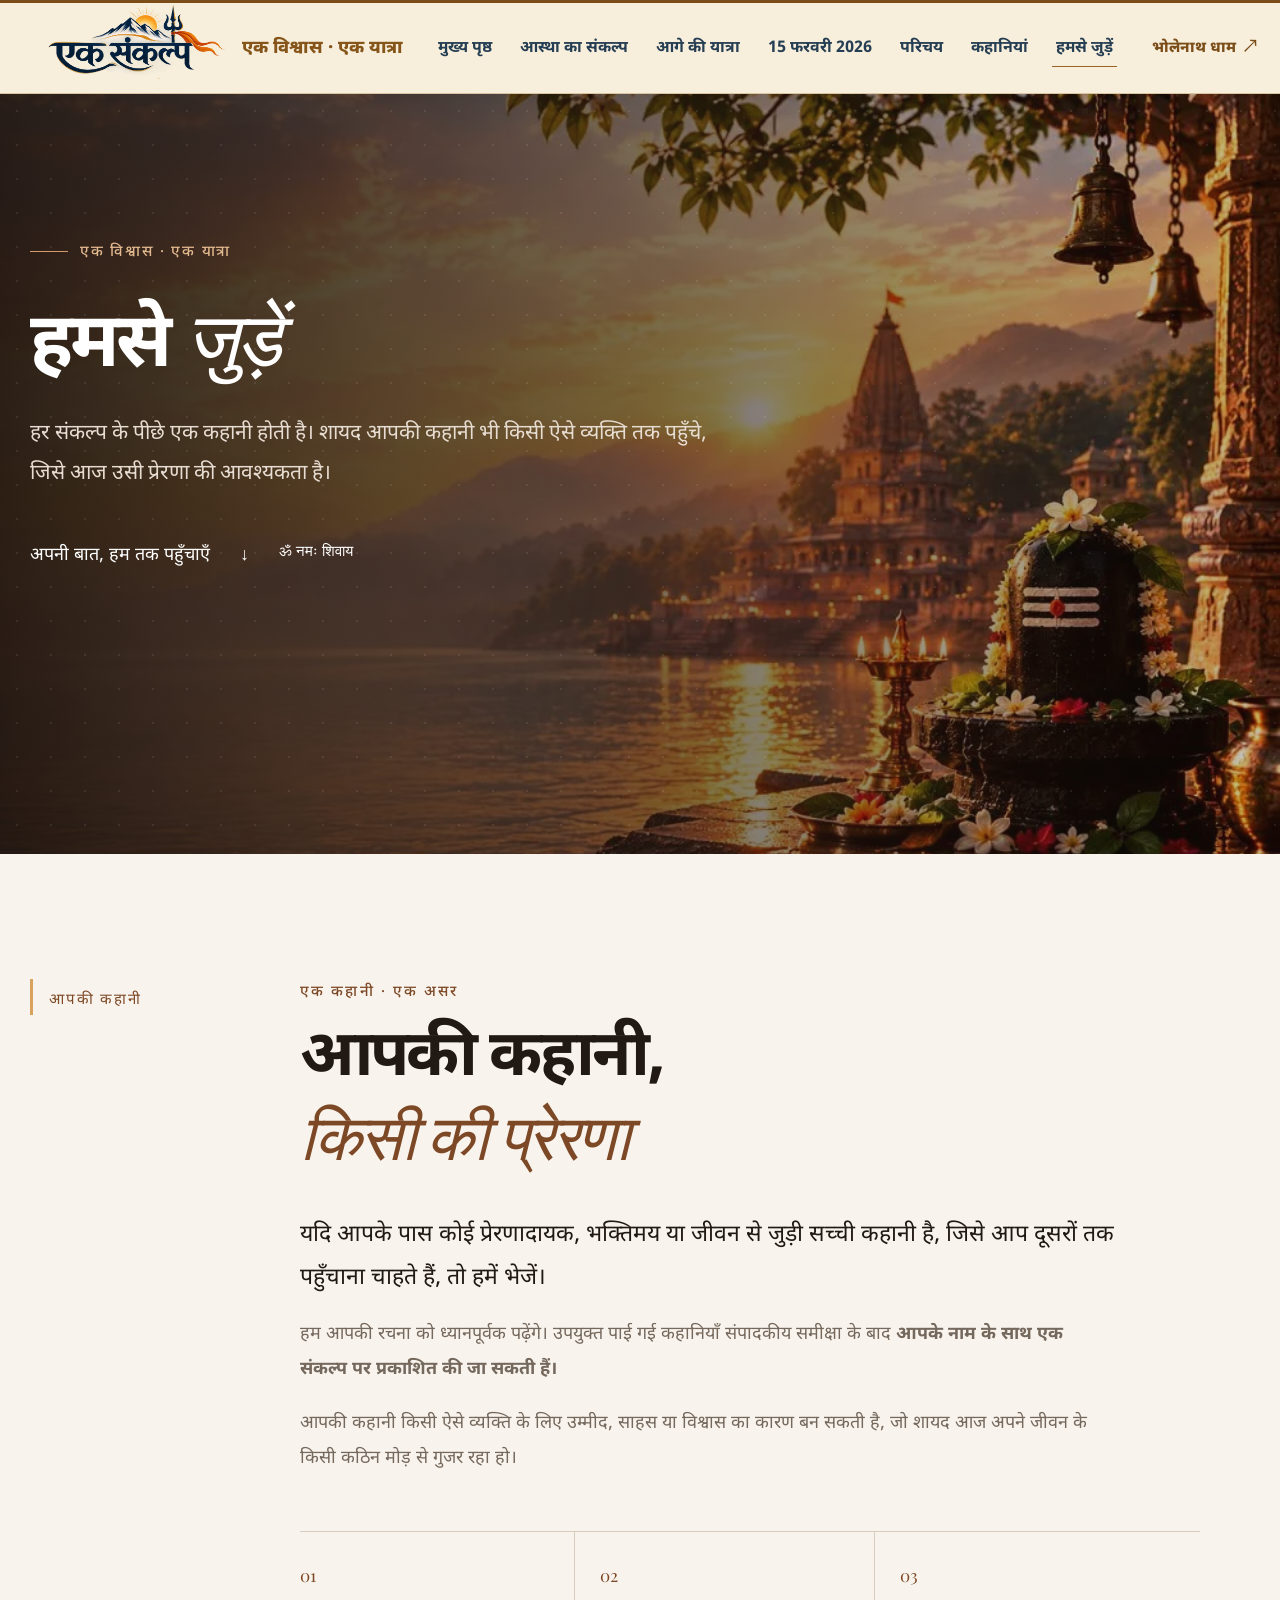
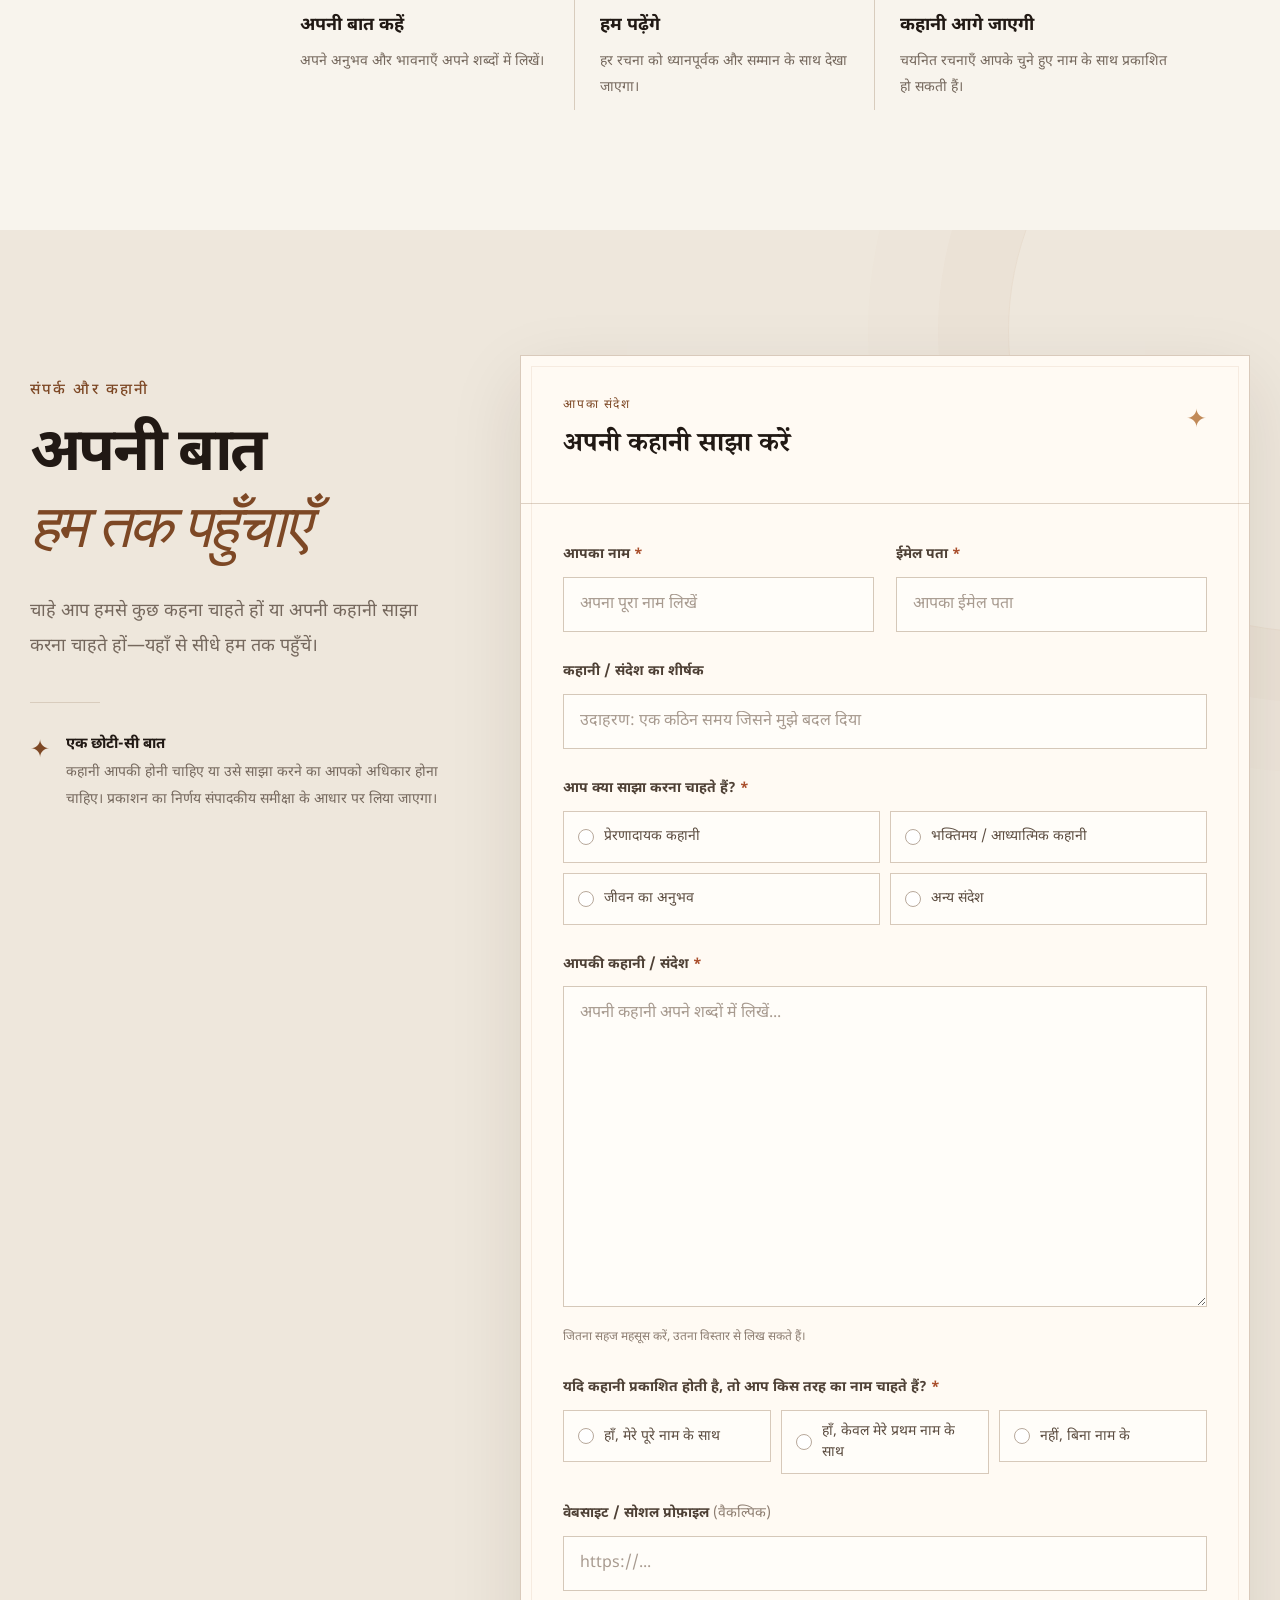
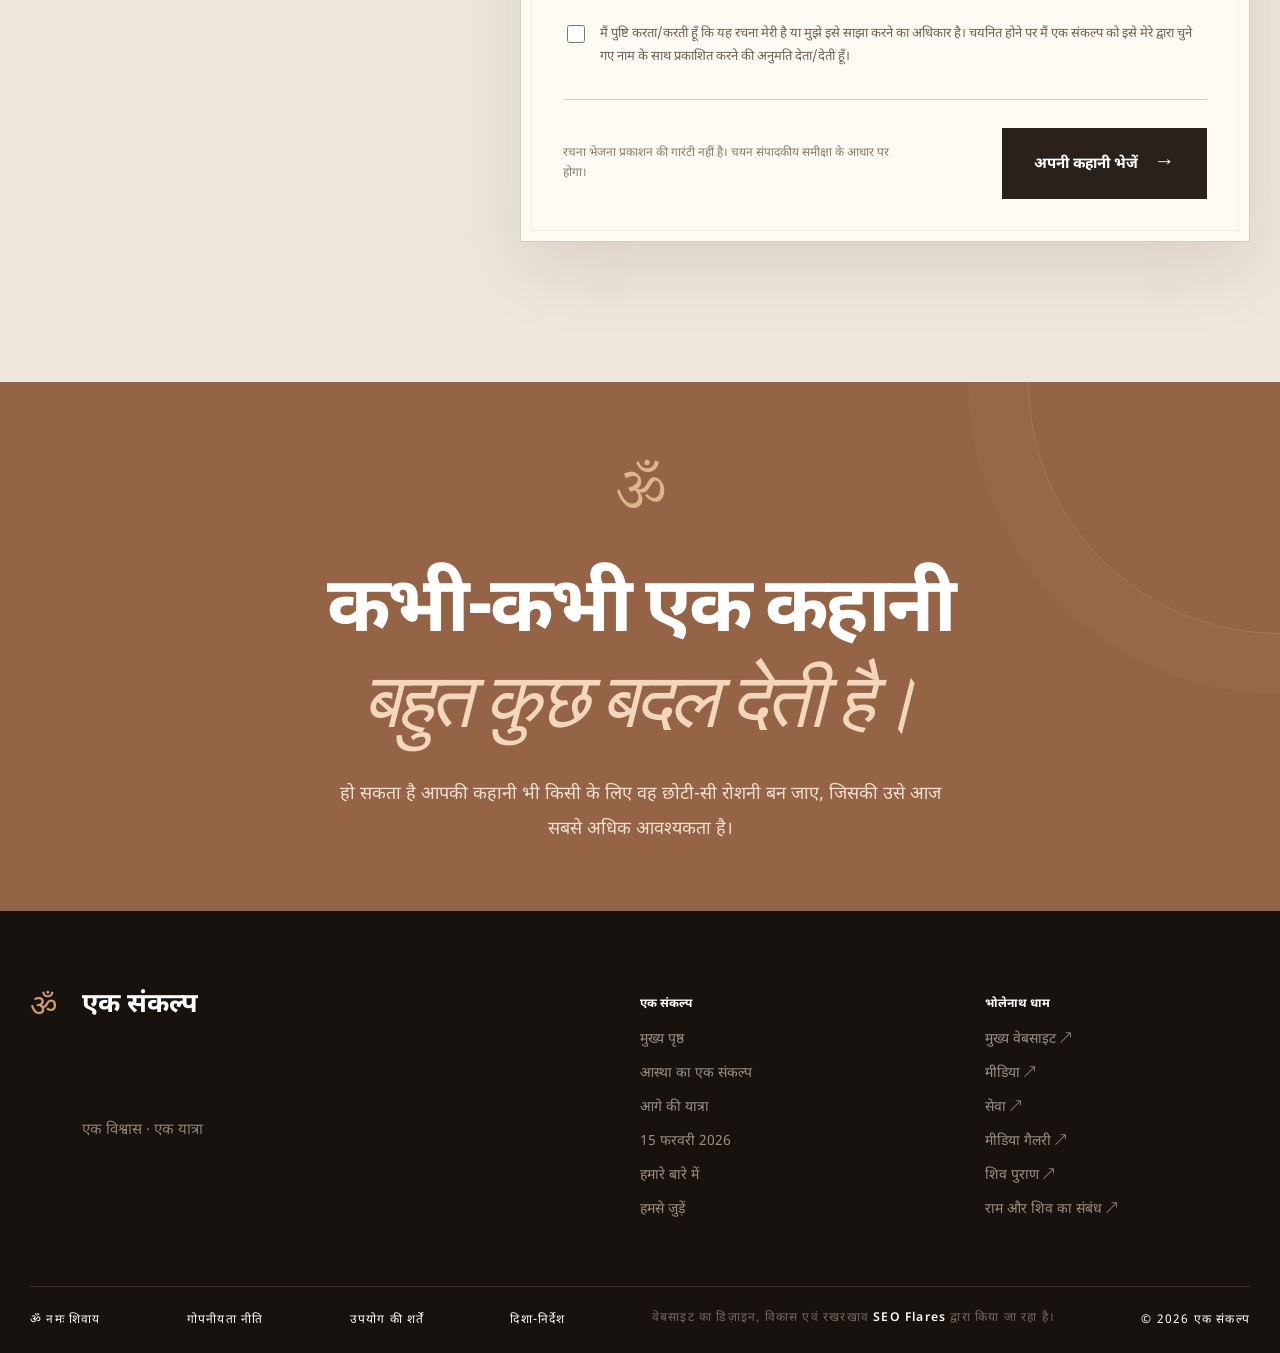
<file: contact.html>
<!DOCTYPE html>
<html lang="hi">
<head>
  <meta charset="utf-8">
  <meta name="viewport" content="width=device-width, initial-scale=1">

  <title>हमसे जुड़ें | अपनी कहानी साझा करें | एक संकल्प</title>
  <meta name="description" content="एक संकल्प से जुड़ें। अपनी प्रेरणादायक, भक्तिमय या जीवन से जुड़ी कहानी हमें भेजें। चयनित रचनाएँ संपादकीय समीक्षा के बाद आपके नाम के साथ एक संकल्प पर प्रकाशित की जा सकती हैं।">
  <meta name="author" content="एक संकल्प">
  <meta name="robots" content="index, follow">
  <meta name="theme-color" content="#f8f4ed">
  <meta property="og:locale" content="hi_IN">
  <link rel="canonical" href="https://eksankalp.xyz/contact.html">

  <link rel="icon" type="image/png" href="images/ek-sankalp-logo.png">
  <link rel="apple-touch-icon" href="images/ek-sankalp-logo.png">

  <link rel="preconnect" href="https://fonts.googleapis.com">
  <link rel="preconnect" href="https://fonts.gstatic.com" crossorigin>
  <link href="https://fonts.googleapis.com/css2?family=Noto+Sans+Devanagari:wght@400;500;600;700;800&family=Noto+Serif+Devanagari:wght@500;600;700;800&family=Playfair+Display:ital,wght@0,500;0,600;1,500;1,600&display=swap" rel="stylesheet">

  <link rel="stylesheet" href="css/style.css?v=3">
  <link rel="stylesheet" href="css/contact.css?v=1">

  <meta property="og:type" content="website">
  <meta property="og:title" content="हमसे जुड़ें | अपनी कहानी साझा करें | एक संकल्प">
  <meta property="og:description" content="आपकी कहानी किसी और के जीवन में एक नई उम्मीद जगा सकती है। अपनी प्रेरणादायक या भक्तिमय कहानी एक संकल्प के साथ साझा करें।">
  <meta property="og:image" content="https://eksankalp.xyz/images/ek-sankalp-logo.png">
  <meta property="og:url" content="https://eksankalp.xyz/contact.html">
  <meta property="og:site_name" content="एक संकल्प">

  <meta name="twitter:card" content="summary_large_image">
  <meta name="twitter:title" content="हमसे जुड़ें | अपनी कहानी साझा करें | एक संकल्प">
  <meta name="twitter:description" content="अपनी प्रेरणादायक या भक्तिमय कहानी एक संकल्प के साथ साझा करें। चयनित रचनाएँ आपके नाम के साथ प्रकाशित की जा सकती हैं।">
  <meta name="twitter:image" content="https://eksankalp.xyz/images/ek-sankalp-logo.png">

  <script type="application/ld+json">
  {
    "@context":"https://schema.org",
    "@type":"ContactPage",
    "name":"एक संकल्प — हमसे जुड़ें",
    "url":"https://eksankalp.xyz/contact.html",
    "inLanguage":"hi-IN",
    "description":"एक संकल्प से संपर्क करने और प्रेरणादायक या भक्तिमय कहानियाँ साझा करने का पृष्ठ.",
    "isPartOf":{"@type":"WebSite","name":"एक संकल्प","url":"https://eksankalp.xyz/"}
  }
  </script>
</head>

<body>
<header class="site-header">
  <div class="topline"></div>
  <div class="nav wrap">
    <a class="logo" href="index.html" aria-label="एक संकल्प मुख्य पृष्ठ">
      <img src="images/ek-sankalp-logo.png" alt="एक संकल्प — एक विश्वास, एक यात्रा">
    </a>
    <div class="brand-motto" aria-label="एक विश्वास · एक यात्रा">एक विश्वास · एक यात्रा</div>

    <button class="mobile-menu-toggle" type="button" aria-label="Open navigation" aria-expanded="false">☰</button>

    <nav aria-label="मुख्य नेविगेशन">
      <a href="https://eksankalp.xyz/">मुख्य पृष्ठ</a>
      <a href="astha-ka-ek-sankalp.html">आस्था का संकल्प</a>
      <a href="sankalp-abhi-baki-hai.html">आगे की यात्रा</a>
      <a href="15-february-2026.html">15 फरवरी 2026</a>
      <a href="about.html">परिचय</a>
      <a href="stories/index.html">कहानियां</a>
      <a class="active" href="contact.html">हमसे जुड़ें</a>
    </nav>

    <a class="dham-nav" href="https://bholenathdham.in/" rel="noopener" target="_blank">
      <span>भोलेनाथ धाम</span><b>↗</b>
    </a>
  </div>
</header>

<main>
  <section class="hero">
<img class="hero-image" src="images/home/contact-us.webp" alt="एक संकल्प — भोलेनाथ धाम से जुड़ी आध्यात्मिक यात्रा">
    <div class="hero-shade"></div>
  <div class="hero-pattern"></div>
  <div class="wrap hero-content">
      <div class="hero-kicker"><span></span>एक विश्वास · एक यात्रा</div>
      <h1>हमसे <em>जुड़ें</em></h1>
      <p class="hero-text">हर संकल्प के पीछे एक कहानी होती है। शायद आपकी कहानी भी किसी ऐसे व्यक्ति तक पहुँचे, जिसे आज उसी प्रेरणा की आवश्यकता है।</p>
      <div class="hero-meta">
      अपनी बात, हम तक पहुँचाएँ <span>↓</span>
      <div class="hero-note">ॐ नमः शिवाय</div>
    </div>
  </div>
  </section>

  <section class="story-invite">
    <div class="wrap story-invite-grid">
      <div class="invite-label">आपकी कहानी</div>
      <div class="invite-content">
        <div class="overline">एक कहानी · एक असर</div>
        <h2>आपकी कहानी,<br><em>किसी की प्रेरणा</em></h2>
        <p class="invite-lead">यदि आपके पास कोई प्रेरणादायक, भक्तिमय या जीवन से जुड़ी सच्ची कहानी है, जिसे आप दूसरों तक पहुँचाना चाहते हैं, तो हमें भेजें।</p>
        <p>हम आपकी रचना को ध्यानपूर्वक पढ़ेंगे। उपयुक्त पाई गई कहानियाँ संपादकीय समीक्षा के बाद <strong>आपके नाम के साथ एक संकल्प पर प्रकाशित की जा सकती हैं।</strong></p>
        <p>आपकी कहानी किसी ऐसे व्यक्ति के लिए उम्मीद, साहस या विश्वास का कारण बन सकती है, जो शायद आज अपने जीवन के किसी कठिन मोड़ से गुजर रहा हो।</p>

        <div class="invite-points">
          <div><span>01</span><strong>अपनी बात कहें</strong><small>अपने अनुभव और भावनाएँ अपने शब्दों में लिखें।</small></div>
          <div><span>02</span><strong>हम पढ़ेंगे</strong><small>हर रचना को ध्यानपूर्वक और सम्मान के साथ देखा जाएगा।</small></div>
          <div><span>03</span><strong>कहानी आगे जाएगी</strong><small>चयनित रचनाएँ आपके चुने हुए नाम के साथ प्रकाशित हो सकती हैं।</small></div>
        </div>
      </div>
    </div>
  </section>

  <section class="form-section" id="story-form">
    <div class="wrap form-layout">
      <div class="form-side">
        <div class="overline">संपर्क और कहानी</div>
        <h2>अपनी बात<br><em>हम तक पहुँचाएँ</em></h2>
        <p>चाहे आप हमसे कुछ कहना चाहते हों या अपनी कहानी साझा करना चाहते हों—यहाँ से सीधे हम तक पहुँचें।</p>
        <div class="form-side-rule"></div>
        <div class="form-note">
          <span>✦</span>
          <p><strong>एक छोटी-सी बात</strong><br>कहानी आपकी होनी चाहिए या उसे साझा करने का आपको अधिकार होना चाहिए। प्रकाशन का निर्णय संपादकीय समीक्षा के आधार पर लिया जाएगा।</p>
        </div>
      </div>

      <div class="premium-form-card">
        <div class="form-card-top">
          <div><span>आपका संदेश</span><strong>अपनी कहानी साझा करें</strong></div>
          <div class="form-symbol">✦</div>
        </div>

        <form action="https://api.web3forms.com/submit" method="POST" class="story-form">
          <!-- =====================================================
               WEB3FORMS ACCESS KEY — अपना Access Key यहाँ डालें
               ===================================================== -->
          <input type="hidden" name="access_key" value="7031eb65-3603-408b-b46c-6595bb0b96d3">
          <input type="hidden" name="subject" value="एक संकल्प - नई कहानी / संदेश प्राप्त हुआ">
          <input type="hidden" name="from_name" value="एक संकल्प वेबसाइट">
          <input type="hidden" name="redirect" value="https://eksankalp.xyz/thank-you.html">
          <input type="checkbox" name="botcheck" class="hidden-field" tabindex="-1" autocomplete="off">

          <div class="form-grid">
            <label class="field">
              <span>आपका नाम <b>*</b></span>
              <input type="text" name="name" placeholder="अपना पूरा नाम लिखें" required autocomplete="name">
            </label>

            <label class="field">
              <span>ईमेल पता <b>*</b></span>
              <input type="email" name="email" placeholder="आपका ईमेल पता" required autocomplete="email">
            </label>

            <label class="field full">
              <span>कहानी / संदेश का शीर्षक</span>
              <input type="text" name="story_title" placeholder="उदाहरण: एक कठिन समय जिसने मुझे बदल दिया">
            </label>

            <fieldset class="field-group full">
              <legend>आप क्या साझा करना चाहते हैं? <b>*</b></legend>
              <div class="choice-grid">
                <label class="choice"><input type="radio" name="submission_type" value="प्रेरणादायक कहानी" required><span>प्रेरणादायक कहानी</span></label>
                <label class="choice"><input type="radio" name="submission_type" value="भक्तिमय / आध्यात्मिक कहानी"><span>भक्तिमय / आध्यात्मिक कहानी</span></label>
                <label class="choice"><input type="radio" name="submission_type" value="जीवन का अनुभव"><span>जीवन का अनुभव</span></label>
                <label class="choice"><input type="radio" name="submission_type" value="अन्य संदेश"><span>अन्य संदेश</span></label>
              </div>
            </fieldset>

            <label class="field full">
              <span>आपकी कहानी / संदेश <b>*</b></span>
              <textarea name="message" rows="11" placeholder="अपनी कहानी अपने शब्दों में लिखें..." required></textarea>
              <small>जितना सहज महसूस करें, उतना विस्तार से लिख सकते हैं।</small>
            </label>

            <fieldset class="field-group full">
              <legend>यदि कहानी प्रकाशित होती है, तो आप किस तरह का नाम चाहते हैं? <b>*</b></legend>
              <div class="publication-choice">
                <label class="choice"><input type="radio" name="publication_name" value="हाँ, मेरे पूरे नाम के साथ" required><span>हाँ, मेरे पूरे नाम के साथ</span></label>
                <label class="choice"><input type="radio" name="publication_name" value="हाँ, केवल मेरे प्रथम नाम के साथ"><span>हाँ, केवल मेरे प्रथम नाम के साथ</span></label>
                <label class="choice"><input type="radio" name="publication_name" value="नहीं, बिना नाम के"><span>नहीं, बिना नाम के</span></label>
              </div>
            </fieldset>

            <label class="field full">
              <span>वेबसाइट / सोशल प्रोफ़ाइल <i>(वैकल्पिक)</i></span>
              <input type="url" name="website" placeholder="https://..." autocomplete="url">
            </label>

            <label class="consent full">
              <input type="checkbox" name="publication_consent" value="मैं पुष्टि करता/करती हूँ कि यह रचना मेरी है या मुझे इसे साझा करने का अधिकार है, और चयनित होने पर एक संकल्प को मेरे द्वारा चुने गए नाम के साथ इसे प्रकाशित करने की अनुमति देता/देती हूँ।" required>
              <span>मैं पुष्टि करता/करती हूँ कि यह रचना मेरी है या मुझे इसे साझा करने का अधिकार है। चयनित होने पर मैं एक संकल्प को इसे मेरे द्वारा चुने गए नाम के साथ प्रकाशित करने की अनुमति देता/देती हूँ।</span>
            </label>
          </div>

          <div class="form-submit-row">
            <p>रचना भेजना प्रकाशन की गारंटी नहीं है। चयन संपादकीय समीक्षा के आधार पर होगा।</p>
            <button type="submit">अपनी कहानी भेजें <span>→</span></button>
          </div>
        </form>
      </div>
    </div>
  </section>

  <section class="contact-closing">
    <div class="wrap closing-inner">
      <span class="closing-symbol">ॐ</span>
      <h2>कभी-कभी एक कहानी<br><em>बहुत कुछ बदल देती है।</em></h2>
      <p>हो सकता है आपकी कहानी भी किसी के लिए वह छोटी-सी रोशनी बन जाए, जिसकी उसे आज सबसे अधिक आवश्यकता है।</p>
    </div>
  </section>
</main>

<footer>
  <div class="wrap footer-main">
    <div class="footer-logo">
      <span>ॐ</span>
      <strong>एक संकल्प</strong>
      <small>एक विश्वास · एक यात्रा</small>
    </div>
    <div>
      <h3>एक संकल्प</h3>
      <a href="index.html">मुख्य पृष्ठ</a>
      <a href="astha-ka-ek-sankalp.html">आस्था का एक संकल्प</a>
      <a href="sankalp-abhi-baki-hai.html">आगे की यात्रा</a>
      <a href="15-february-2026.html">15 फरवरी 2026</a>
      <a href="about.html">हमारे बारे में</a>
      <a href="contact.html">हमसे जुड़ें</a>
    </div>
    <div>
      <h3>भोलेनाथ धाम</h3>
      <a href="https://bholenathdham.in/" target="_blank" rel="noopener">मुख्य वेबसाइट ↗</a>
      <a href="https://bholenathdham.in/media.html" target="_blank" rel="noopener">मीडिया ↗</a>
      <a href="https://bholenathdham.in/seva.html" target="_blank" rel="noopener">सेवा ↗</a>
      <a href="https://bholenathdham.in/media.html" target="_blank" rel="noopener">मीडिया गैलरी ↗</a>
      <a href="https://bholenathdham.in/shiva-purana/shiva-purana.html" target="_blank" rel="noopener">शिव पुराण ↗</a>
      <a href="https://bholenathdham.in/explore/rama-shiva/index.html" target="_blank" rel="noopener">राम और शिव का संबंध ↗</a>
    </div>
  </div>
  <div class="wrap footer-bottom">
  <span>ॐ नमः शिवाय</span>

   <span>
    <a href="privacy-policy.html">
      गोपनीयता नीति 
    </a>
  </span> 

  <span>
    <a href="terms.html">
      उपयोग की शर्तें 
    </a>
  </span> 

  <span>
    <a href="story-submission-guidelines.html">
      दिशा-निर्देश
    </a>
  </span> 

   <span class="footer-credit">
    <a href="https://seoflares.info/" target="_blank" rel="noopener noreferrer">
      वेबसाइट का डिज़ाइन, विकास एवं रखरखाव <strong>SEO Flares</strong> द्वारा किया जा रहा है।
    </a>
  </span>

  <span>© 2026 एक संकल्प</span>  
</div>
</footer>

<script>
document.addEventListener("DOMContentLoaded", function () {
  const button = document.querySelector(".mobile-menu-toggle");
  const nav = document.querySelector(".site-header nav");
  if (!button || !nav) return;
  button.addEventListener("click", function () {
    const isOpen = nav.classList.toggle("mobile-open");
    button.classList.toggle("is-open", isOpen);
    button.setAttribute("aria-expanded", isOpen ? "true" : "false");
    button.setAttribute("aria-label", isOpen ? "Close navigation" : "Open navigation");
  });
  nav.querySelectorAll("a").forEach(function (link) {
    link.addEventListener("click", function () {
      nav.classList.remove("mobile-open");
      button.classList.remove("is-open");
      button.setAttribute("aria-expanded", "false");
      button.setAttribute("aria-label", "Open navigation");
    });
  });
});
</script>
</body>
</html>
</file>
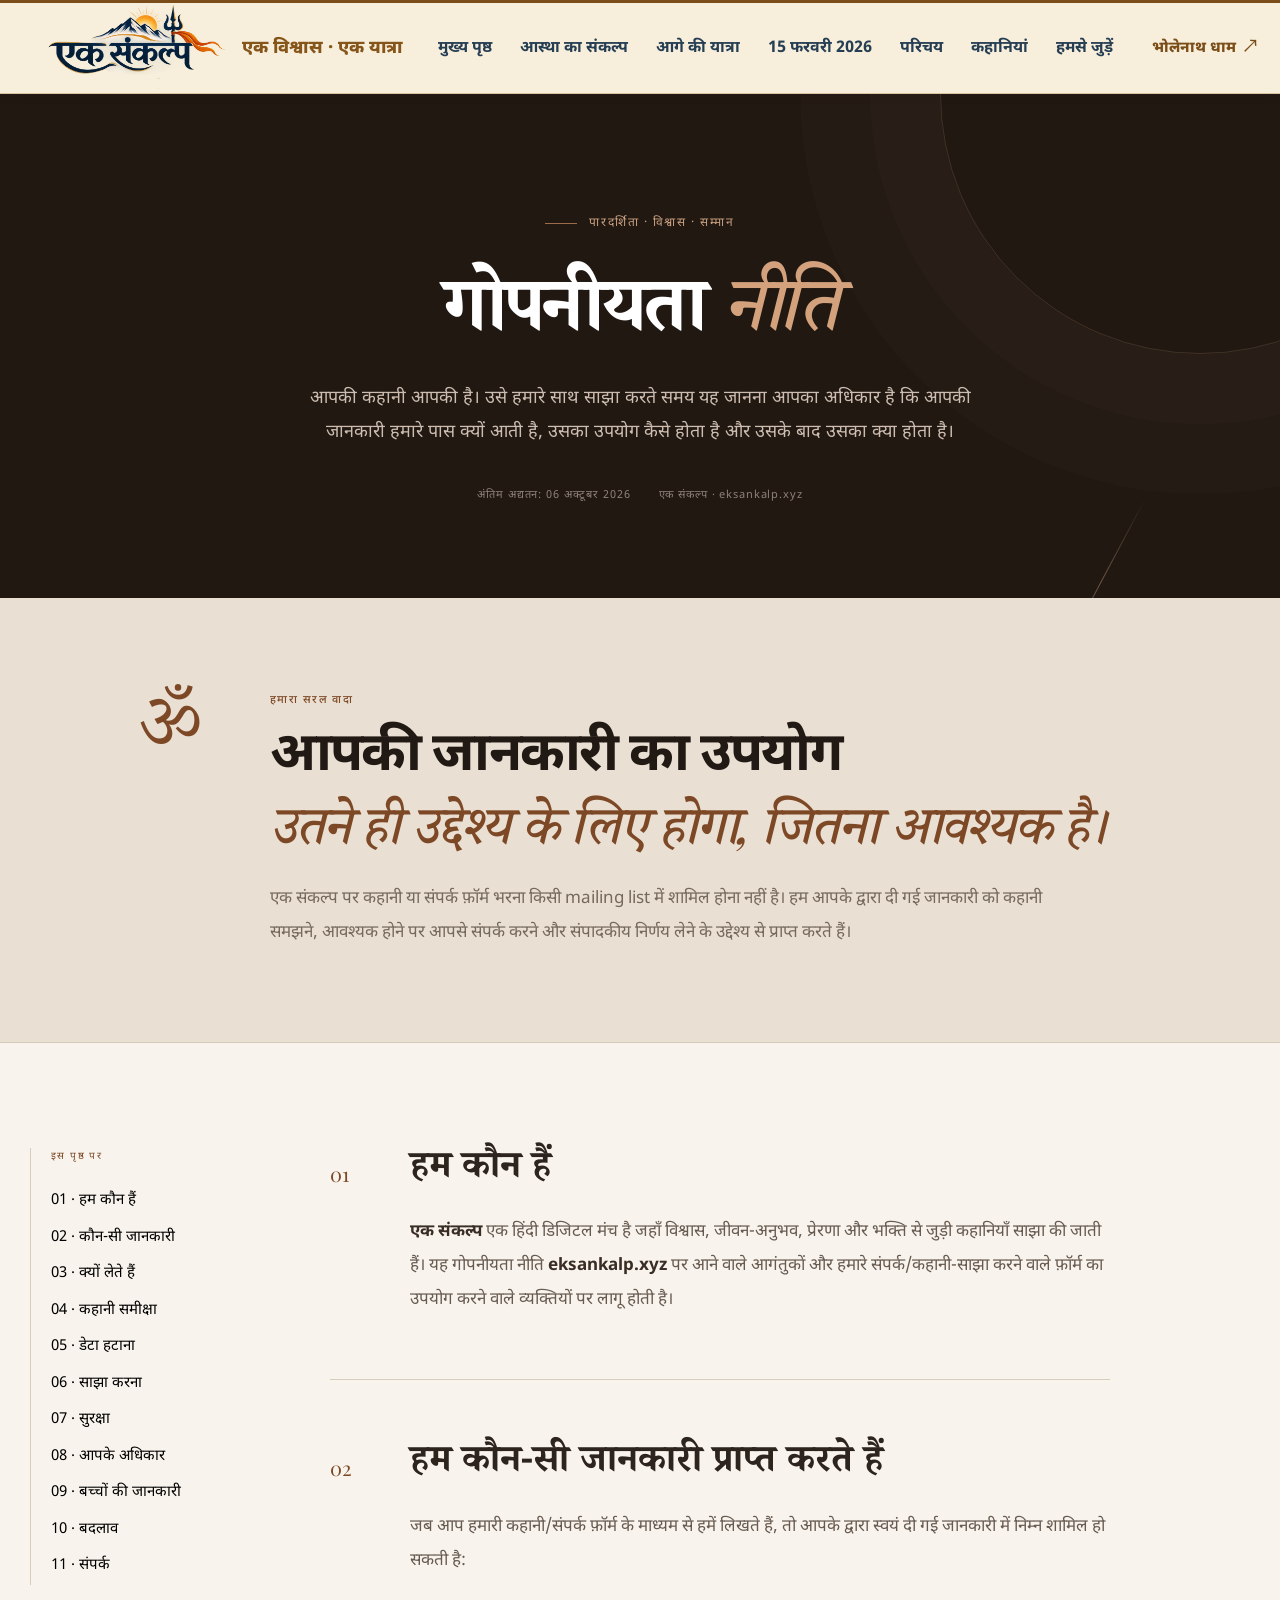
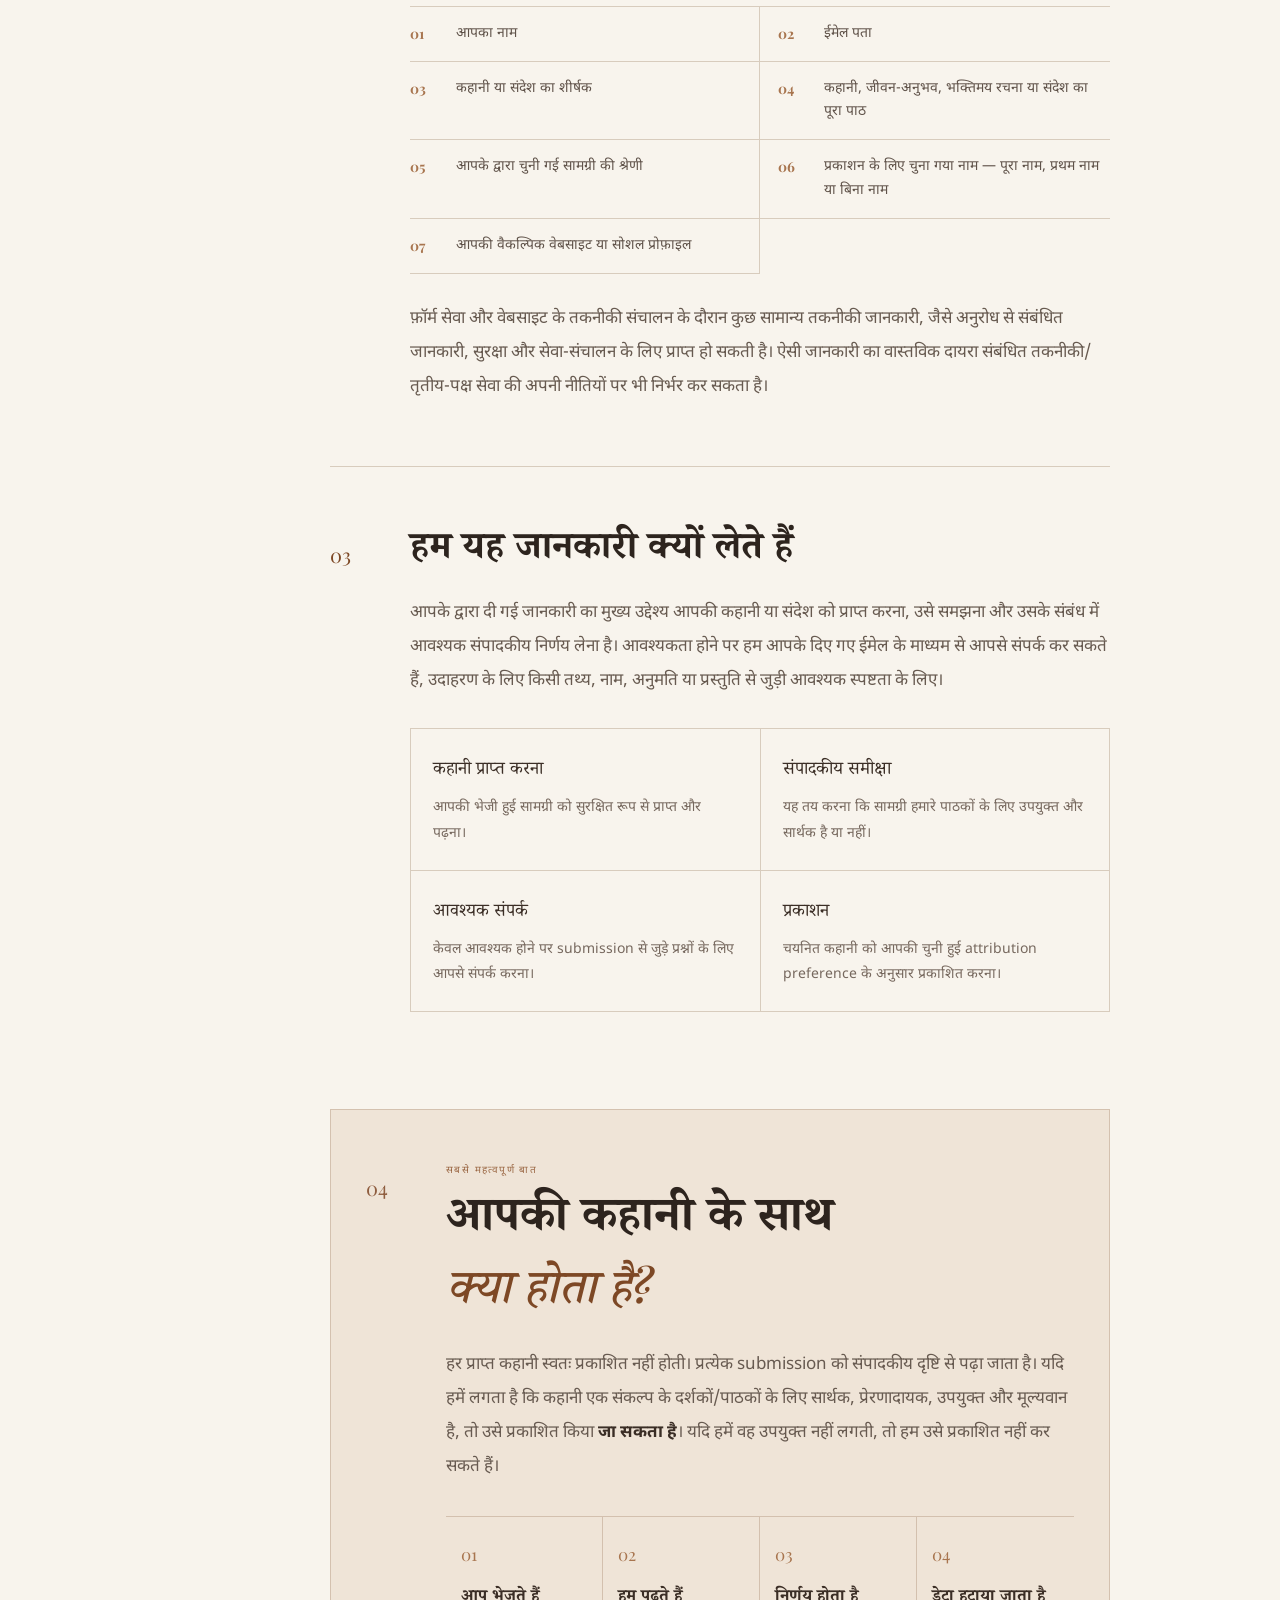
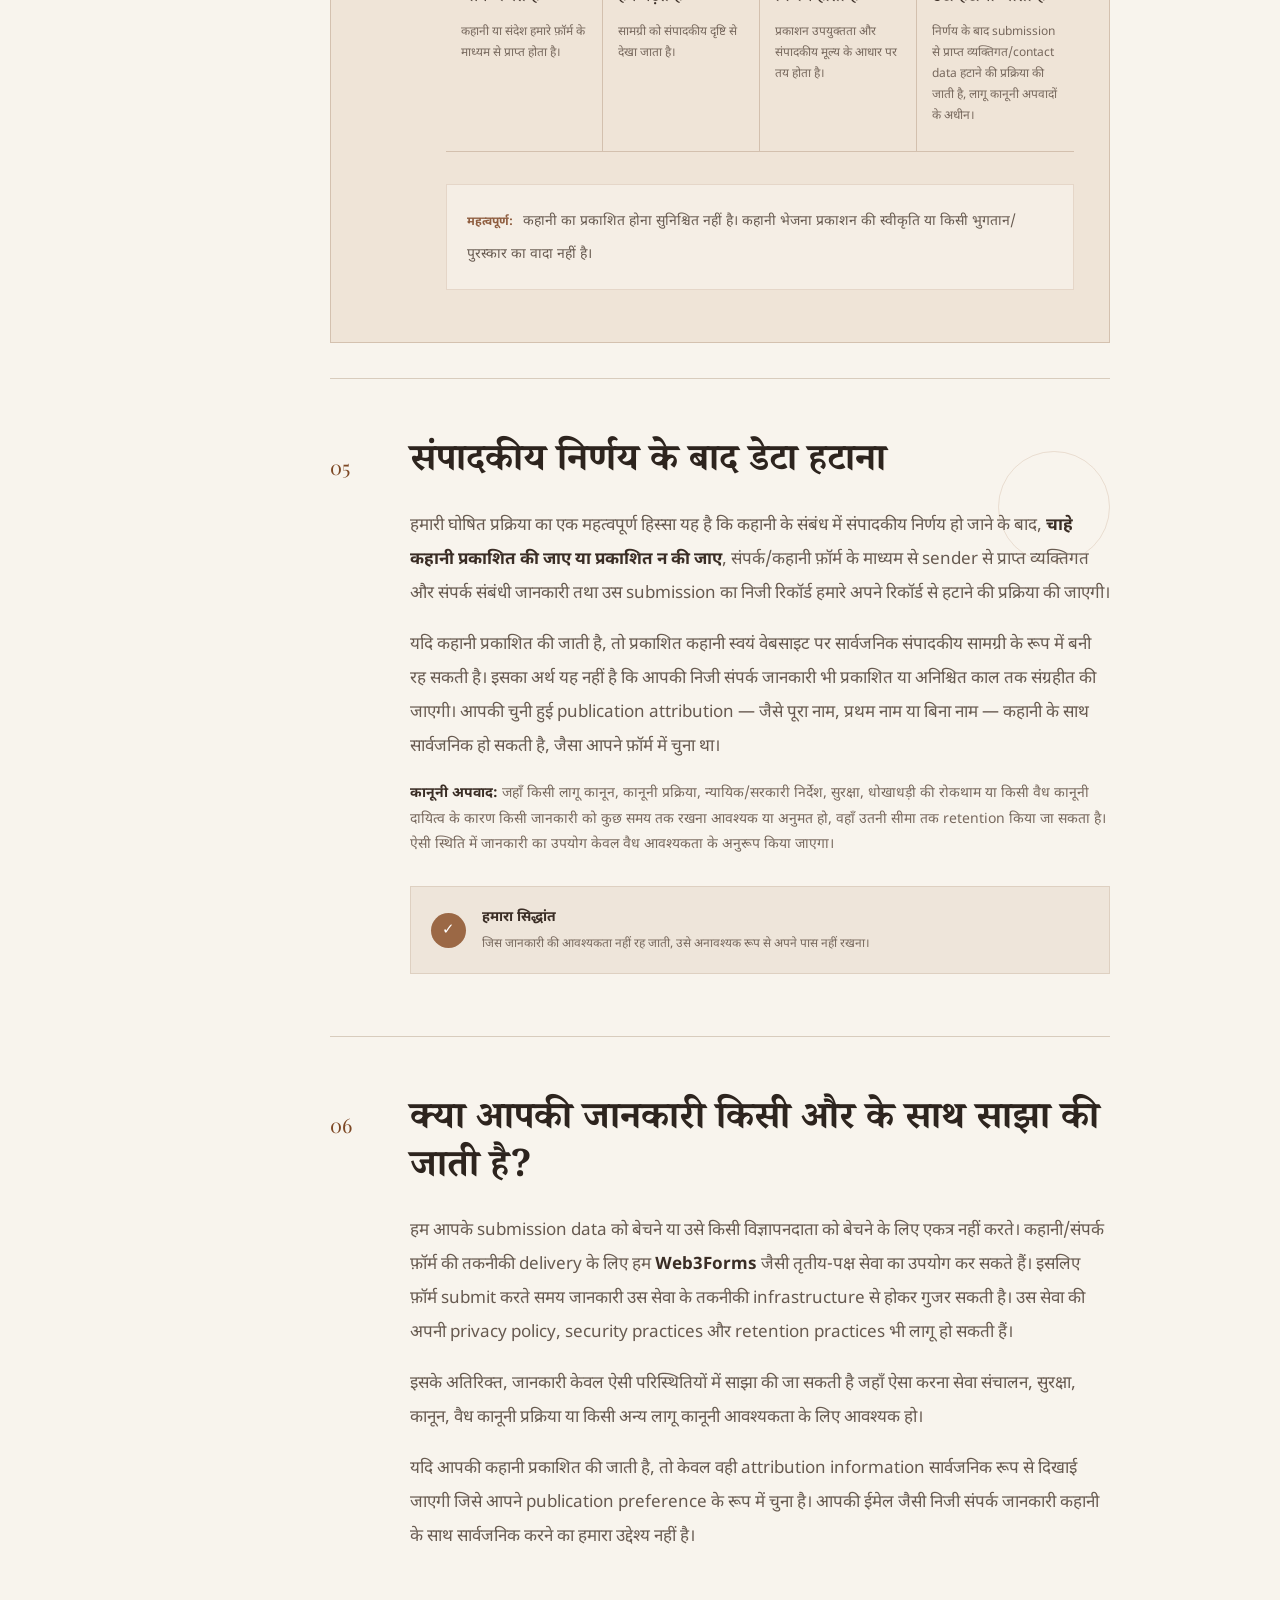
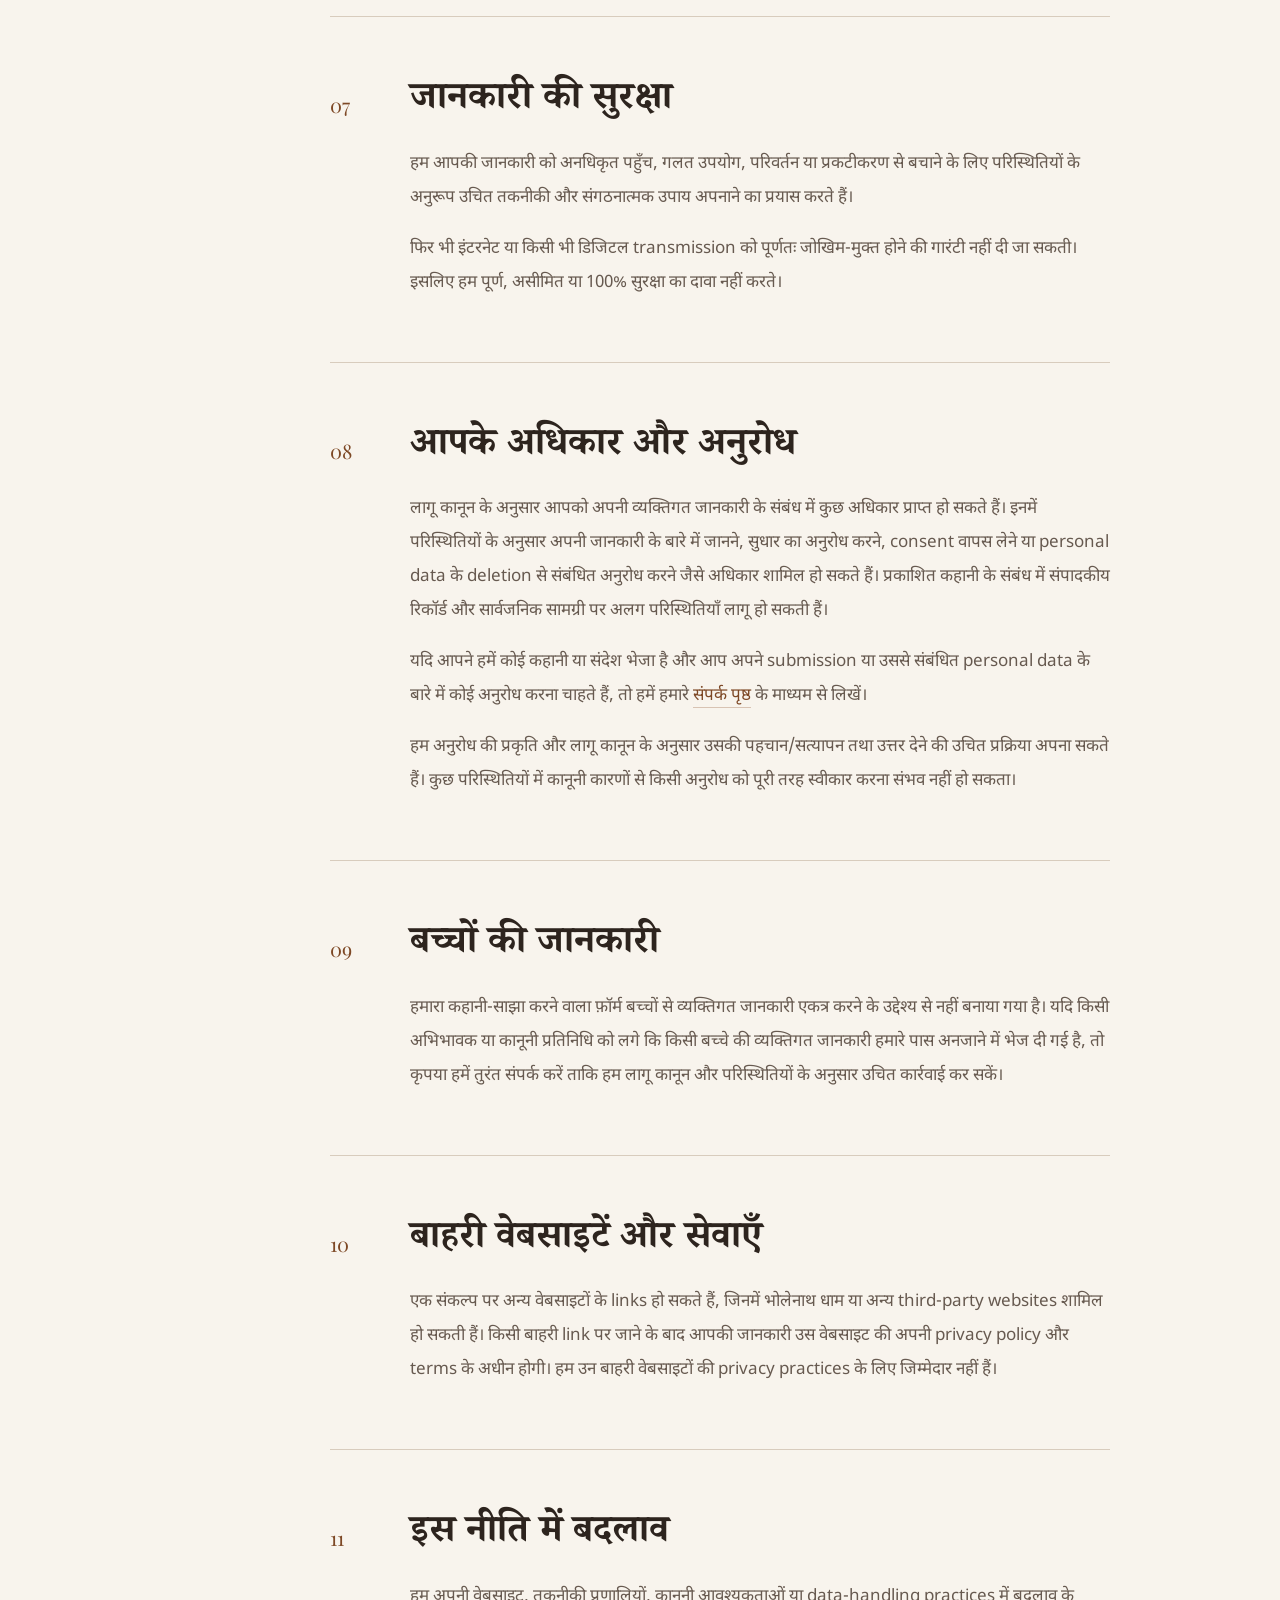
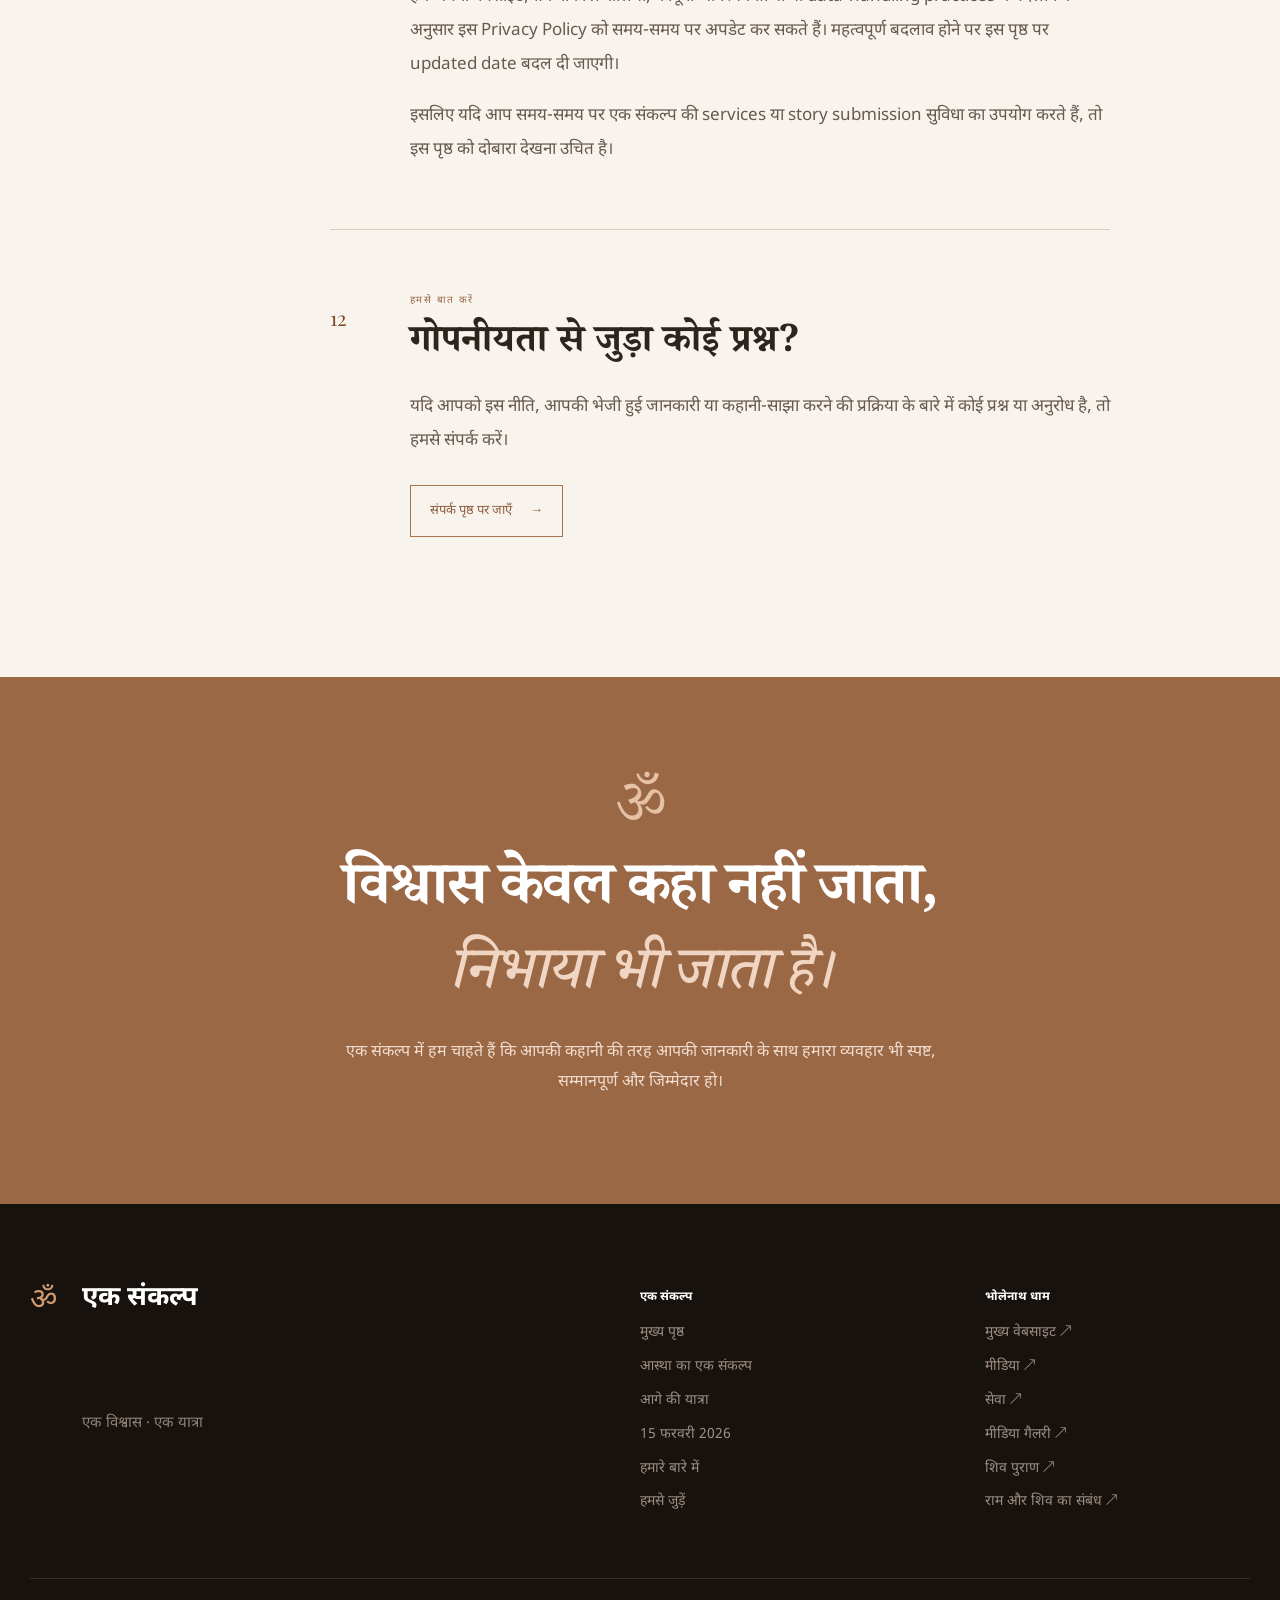
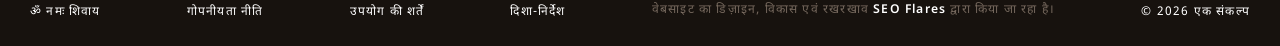
<file: privacy-policy.html>
<!DOCTYPE html>
<html lang="hi">
<head>
  <meta charset="utf-8">
  <meta name="viewport" content="width=device-width, initial-scale=1">

  <title>गोपनीयता नीति | एक संकल्प</title>
  <meta name="description" content="एक संकल्प की गोपनीयता नीति। जानें कि कहानी या संपर्क फ़ॉर्म के माध्यम से प्राप्त व्यक्तिगत जानकारी क्यों ली जाती है, उसका उपयोग कैसे होता है और संपादकीय निर्णय के बाद उसे कैसे हटाया जाता है।">
  <meta name="author" content="एक संकल्प">
  <meta name="robots" content="noindex, follow">
  <meta name="theme-color" content="#f8f4ed">
  <meta property="og:locale" content="hi_IN">
  <link rel="canonical" href="https://eksankalp.xyz/privacy-policy.html">

  <link rel="icon" type="image/png" href="images/ek-sankalp-logo.png">
  <link rel="apple-touch-icon" href="images/ek-sankalp-logo.png">

  <link rel="preconnect" href="https://fonts.googleapis.com">
  <link rel="preconnect" href="https://fonts.gstatic.com" crossorigin>
  <link href="https://fonts.googleapis.com/css2?family=Noto+Sans+Devanagari:wght@400;500;600;700;800&family=Noto+Serif+Devanagari:wght@500;600;700;800&family=Playfair+Display:ital,wght@0,500;0,600;1,500;1,600&display=swap" rel="stylesheet">

  <link rel="stylesheet" href="css/style.css?v=3">
  <link rel="stylesheet" href="css/privacy-policy.css?v=1">

  <meta property="og:type" content="website">
  <meta property="og:title" content="गोपनीयता नीति | एक संकल्प">
  <meta property="og:description" content="एक संकल्प पर आपकी व्यक्तिगत जानकारी और कहानी-संबंधी डेटा के उपयोग, समीक्षा और हटाने के बारे में स्पष्ट जानकारी।">
  <meta property="og:image" content="https://eksankalp.xyz/images/ek-sankalp-logo.png">
  <meta property="og:url" content="https://eksankalp.xyz/privacy-policy.html">
  <meta property="og:site_name" content="एक संकल्प">

  <meta name="twitter:card" content="summary_large_image">
  <meta name="twitter:title" content="गोपनीयता नीति | एक संकल्प">
  <meta name="twitter:description" content="एक संकल्प की गोपनीयता नीति — आपकी कहानी और व्यक्तिगत जानकारी के संबंध में हमारी पारदर्शी प्रक्रिया।">
  <meta name="twitter:image" content="https://eksankalp.xyz/images/ek-sankalp-logo.png">

  <script type="application/ld+json">
  {
    "@context":"https://schema.org",
    "@type":"WebPage",
    "name":"एक संकल्प — गोपनीयता नीति",
    "url":"https://eksankalp.xyz/privacy-policy.html",
    "inLanguage":"hi-IN",
    "description":"एक संकल्प की गोपनीयता नीति और कहानी/संपर्क फ़ॉर्म के माध्यम से प्राप्त व्यक्तिगत जानकारी के प्रबंधन के संबंध में जानकारी।",
    "isPartOf":{"@type":"WebSite","name":"एक संकल्प","url":"https://eksankalp.xyz/"}
  }
  </script>
</head>

<body class="legal-page privacy-page">
<header class="site-header">
  <div class="topline"></div>
  <div class="nav wrap">
    <a class="logo" href="index.html" aria-label="एक संकल्प मुख्य पृष्ठ">
      <img src="images/ek-sankalp-logo.png" alt="एक संकल्प — एक विश्वास, एक यात्रा">
    </a>
    <div class="brand-motto" aria-label="एक विश्वास · एक यात्रा">एक विश्वास · एक यात्रा</div>

    <button class="mobile-menu-toggle" type="button" aria-label="Open navigation" aria-expanded="false">☰</button>

    <nav aria-label="मुख्य नेविगेशन">
      <a href="https://eksankalp.xyz/">मुख्य पृष्ठ</a>
      <a href="astha-ka-ek-sankalp.html">आस्था का संकल्प</a>
      <a href="sankalp-abhi-baki-hai.html">आगे की यात्रा</a>
      <a href="15-february-2026.html">15 फरवरी 2026</a>
      <a href="about.html">परिचय</a>
      <a href="stories/index.html">कहानियां</a>
      <a href="contact.html">हमसे जुड़ें</a>
    </nav>

    <a class="dham-nav" href="https://bholenathdham.in/" rel="noopener" target="_blank">
      <span>भोलेनाथ धाम</span><b>↗</b>
    </a>
  </div>
</header>

<main>
  <section class="legal-hero">
    <div class="legal-hero-glow"></div>
    <div class="legal-hero-line"></div>
    <div class="wrap legal-hero-inner">
      <div class="legal-kicker"><span></span>पारदर्शिता · विश्वास · सम्मान</div>
      <h1>गोपनीयता <em>नीति</em></h1>
      <p>आपकी कहानी आपकी है। उसे हमारे साथ साझा करते समय यह जानना आपका अधिकार है कि आपकी जानकारी हमारे पास क्यों आती है, उसका उपयोग कैसे होता है और उसके बाद उसका क्या होता है।</p>
      <div class="legal-meta">
        <span>अंतिम अद्यतन: 06 अक्टूबर 2026</span>
        <span>एक संकल्प · eksankalp.xyz</span>
      </div>
    </div>
  </section>

  <section class="privacy-promise">
    <div class="wrap promise-grid">
      <div class="promise-mark">ॐ</div>
      <div>
        <div class="overline">हमारा सरल वादा</div>
        <h2>आपकी जानकारी का उपयोग<br><em>उतने ही उद्देश्य के लिए होगा, जितना आवश्यक है।</em></h2>
        <p>एक संकल्प पर कहानी या संपर्क फ़ॉर्म भरना किसी mailing list में शामिल होना नहीं है। हम आपके द्वारा दी गई जानकारी को कहानी समझने, आवश्यक होने पर आपसे संपर्क करने और संपादकीय निर्णय लेने के उद्देश्य से प्राप्त करते हैं।</p>
      </div>
    </div>
  </section>

  <section class="legal-content-section">
    <div class="wrap legal-layout">
      <aside class="legal-index" aria-label="गोपनीयता नीति के अनुभाग">
        <span>इस पृष्ठ पर</span>
        <a href="#who">01 · हम कौन हैं</a>
        <a href="#collect">02 · कौन-सी जानकारी</a>
        <a href="#purpose">03 · क्यों लेते हैं</a>
        <a href="#story-review">04 · कहानी समीक्षा</a>
        <a href="#deletion">05 · डेटा हटाना</a>
        <a href="#sharing">06 · साझा करना</a>
        <a href="#security">07 · सुरक्षा</a>
        <a href="#rights">08 · आपके अधिकार</a>
        <a href="#children">09 · बच्चों की जानकारी</a>
        <a href="#changes">10 · बदलाव</a>
        <a href="#contact">11 · संपर्क</a>
      </aside>

      <article class="legal-article">
        <section id="who" class="legal-section first">
          <div class="section-number">01</div>
          <div class="section-copy">
            <h2>हम कौन हैं</h2>
            <p><strong>एक संकल्प</strong> एक हिंदी डिजिटल मंच है जहाँ विश्वास, जीवन-अनुभव, प्रेरणा और भक्ति से जुड़ी कहानियाँ साझा की जाती हैं। यह गोपनीयता नीति <strong>eksankalp.xyz</strong> पर आने वाले आगंतुकों और हमारे संपर्क/कहानी-साझा करने वाले फ़ॉर्म का उपयोग करने वाले व्यक्तियों पर लागू होती है।</p>
          </div>
        </section>

        <section id="collect" class="legal-section">
          <div class="section-number">02</div>
          <div class="section-copy">
            <h2>हम कौन-सी जानकारी प्राप्त करते हैं</h2>
            <p>जब आप हमारी कहानी/संपर्क फ़ॉर्म के माध्यम से हमें लिखते हैं, तो आपके द्वारा स्वयं दी गई जानकारी में निम्न शामिल हो सकती है:</p>
            <div class="legal-list">
              <div><b>01</b><span>आपका नाम</span></div>
              <div><b>02</b><span>ईमेल पता</span></div>
              <div><b>03</b><span>कहानी या संदेश का शीर्षक</span></div>
              <div><b>04</b><span>कहानी, जीवन-अनुभव, भक्तिमय रचना या संदेश का पूरा पाठ</span></div>
              <div><b>05</b><span>आपके द्वारा चुनी गई सामग्री की श्रेणी</span></div>
              <div><b>06</b><span>प्रकाशन के लिए चुना गया नाम — पूरा नाम, प्रथम नाम या बिना नाम</span></div>
              <div><b>07</b><span>आपकी वैकल्पिक वेबसाइट या सोशल प्रोफ़ाइल</span></div>
            </div>
            <p>फ़ॉर्म सेवा और वेबसाइट के तकनीकी संचालन के दौरान कुछ सामान्य तकनीकी जानकारी, जैसे अनुरोध से संबंधित जानकारी, सुरक्षा और सेवा-संचालन के लिए प्राप्त हो सकती है। ऐसी जानकारी का वास्तविक दायरा संबंधित तकनीकी/तृतीय-पक्ष सेवा की अपनी नीतियों पर भी निर्भर कर सकता है।</p>
          </div>
        </section>

        <section id="purpose" class="legal-section">
          <div class="section-number">03</div>
          <div class="section-copy">
            <h2>हम यह जानकारी क्यों लेते हैं</h2>
            <p>आपके द्वारा दी गई जानकारी का मुख्य उद्देश्य आपकी कहानी या संदेश को प्राप्त करना, उसे समझना और उसके संबंध में आवश्यक संपादकीय निर्णय लेना है। आवश्यकता होने पर हम आपके दिए गए ईमेल के माध्यम से आपसे संपर्क कर सकते हैं, उदाहरण के लिए किसी तथ्य, नाम, अनुमति या प्रस्तुति से जुड़ी आवश्यक स्पष्टता के लिए।</p>
            <div class="purpose-cards">
              <div><span>कहानी प्राप्त करना</span><p>आपकी भेजी हुई सामग्री को सुरक्षित रूप से प्राप्त और पढ़ना।</p></div>
              <div><span>संपादकीय समीक्षा</span><p>यह तय करना कि सामग्री हमारे पाठकों के लिए उपयुक्त और सार्थक है या नहीं।</p></div>
              <div><span>आवश्यक संपर्क</span><p>केवल आवश्यक होने पर submission से जुड़े प्रश्नों के लिए आपसे संपर्क करना।</p></div>
              <div><span>प्रकाशन</span><p>चयनित कहानी को आपकी चुनी हुई attribution preference के अनुसार प्रकाशित करना।</p></div>
            </div>
          </div>
        </section>

        <section id="story-review" class="legal-section featured-section">
          <div class="section-number">04</div>
          <div class="section-copy">
            <div class="feature-kicker">सबसे महत्वपूर्ण बात</div>
            <h2>आपकी कहानी के साथ<br><em>क्या होता है?</em></h2>
            <p>हर प्राप्त कहानी स्वतः प्रकाशित नहीं होती। प्रत्येक submission को संपादकीय दृष्टि से पढ़ा जाता है। यदि हमें लगता है कि कहानी एक संकल्प के दर्शकों/पाठकों के लिए सार्थक, प्रेरणादायक, उपयुक्त और मूल्यवान है, तो उसे प्रकाशित किया <strong>जा सकता है</strong>। यदि हमें वह उपयुक्त नहीं लगती, तो हम उसे प्रकाशित नहीं कर सकते हैं।</p>

            <div class="review-flow">
              <div><span>01</span><strong>आप भेजते हैं</strong><small>कहानी या संदेश हमारे फ़ॉर्म के माध्यम से प्राप्त होता है।</small></div>
              <div><span>02</span><strong>हम पढ़ते हैं</strong><small>सामग्री को संपादकीय दृष्टि से देखा जाता है।</small></div>
              <div><span>03</span><strong>निर्णय होता है</strong><small>प्रकाशन उपयुक्तता और संपादकीय मूल्य के आधार पर तय होता है।</small></div>
              <div><span>04</span><strong>डेटा हटाया जाता है</strong><small>निर्णय के बाद submission से प्राप्त व्यक्तिगत/contact data हटाने की प्रक्रिया की जाती है, लागू कानूनी अपवादों के अधीन।</small></div>
            </div>

            <div class="editorial-box">
              <strong>महत्वपूर्ण:</strong>
              <p>कहानी का प्रकाशित होना सुनिश्चित नहीं है। कहानी भेजना प्रकाशन की स्वीकृति या किसी भुगतान/पुरस्कार का वादा नहीं है।</p>
            </div>
          </div>
        </section>

        <section id="deletion" class="legal-section deletion-section">
          <div class="section-number">05</div>
          <div class="section-copy">
            <h2>संपादकीय निर्णय के बाद डेटा हटाना</h2>
            <p>हमारी घोषित प्रक्रिया का एक महत्वपूर्ण हिस्सा यह है कि कहानी के संबंध में संपादकीय निर्णय हो जाने के बाद, <strong>चाहे कहानी प्रकाशित की जाए या प्रकाशित न की जाए</strong>, संपर्क/कहानी फ़ॉर्म के माध्यम से sender से प्राप्त व्यक्तिगत और संपर्क संबंधी जानकारी तथा उस submission का निजी रिकॉर्ड हमारे अपने रिकॉर्ड से हटाने की प्रक्रिया की जाएगी।</p>
            <p>यदि कहानी प्रकाशित की जाती है, तो प्रकाशित कहानी स्वयं वेबसाइट पर सार्वजनिक संपादकीय सामग्री के रूप में बनी रह सकती है। इसका अर्थ यह नहीं है कि आपकी निजी संपर्क जानकारी भी प्रकाशित या अनिश्चित काल तक संग्रहीत की जाएगी। आपकी चुनी हुई publication attribution — जैसे पूरा नाम, प्रथम नाम या बिना नाम — कहानी के साथ सार्वजनिक हो सकती है, जैसा आपने फ़ॉर्म में चुना था।</p>
            <p class="small-print"><strong>कानूनी अपवाद:</strong> जहाँ किसी लागू कानून, कानूनी प्रक्रिया, न्यायिक/सरकारी निर्देश, सुरक्षा, धोखाधड़ी की रोकथाम या किसी वैध कानूनी दायित्व के कारण किसी जानकारी को कुछ समय तक रखना आवश्यक या अनुमत हो, वहाँ उतनी सीमा तक retention किया जा सकता है। ऐसी स्थिति में जानकारी का उपयोग केवल वैध आवश्यकता के अनुरूप किया जाएगा।</p>
            <div class="deletion-mark"><span>✓</span><div><strong>हमारा सिद्धांत</strong><small>जिस जानकारी की आवश्यकता नहीं रह जाती, उसे अनावश्यक रूप से अपने पास नहीं रखना।</small></div></div>
          </div>
        </section>

        <section id="sharing" class="legal-section">
          <div class="section-number">06</div>
          <div class="section-copy">
            <h2>क्या आपकी जानकारी किसी और के साथ साझा की जाती है?</h2>
            <p>हम आपके submission data को बेचने या उसे किसी विज्ञापनदाता को बेचने के लिए एकत्र नहीं करते। कहानी/संपर्क फ़ॉर्म की तकनीकी delivery के लिए हम <strong>Web3Forms</strong> जैसी तृतीय-पक्ष सेवा का उपयोग कर सकते हैं। इसलिए फ़ॉर्म submit करते समय जानकारी उस सेवा के तकनीकी infrastructure से होकर गुजर सकती है। उस सेवा की अपनी privacy policy, security practices और retention practices भी लागू हो सकती हैं।</p>
            <p>इसके अतिरिक्त, जानकारी केवल ऐसी परिस्थितियों में साझा की जा सकती है जहाँ ऐसा करना सेवा संचालन, सुरक्षा, कानून, वैध कानूनी प्रक्रिया या किसी अन्य लागू कानूनी आवश्यकता के लिए आवश्यक हो।</p>
            <p>यदि आपकी कहानी प्रकाशित की जाती है, तो केवल वही attribution information सार्वजनिक रूप से दिखाई जाएगी जिसे आपने publication preference के रूप में चुना है। आपकी ईमेल जैसी निजी संपर्क जानकारी कहानी के साथ सार्वजनिक करने का हमारा उद्देश्य नहीं है।</p>
          </div>
        </section>

        <section id="security" class="legal-section">
          <div class="section-number">07</div>
          <div class="section-copy">
            <h2>जानकारी की सुरक्षा</h2>
            <p>हम आपकी जानकारी को अनधिकृत पहुँच, गलत उपयोग, परिवर्तन या प्रकटीकरण से बचाने के लिए परिस्थितियों के अनुरूप उचित तकनीकी और संगठनात्मक उपाय अपनाने का प्रयास करते हैं।</p>
            <p>फिर भी इंटरनेट या किसी भी डिजिटल transmission को पूर्णतः जोखिम-मुक्त होने की गारंटी नहीं दी जा सकती। इसलिए हम पूर्ण, असीमित या 100% सुरक्षा का दावा नहीं करते।</p>
          </div>
        </section>

        <section id="rights" class="legal-section">
          <div class="section-number">08</div>
          <div class="section-copy">
            <h2>आपके अधिकार और अनुरोध</h2>
            <p>लागू कानून के अनुसार आपको अपनी व्यक्तिगत जानकारी के संबंध में कुछ अधिकार प्राप्त हो सकते हैं। इनमें परिस्थितियों के अनुसार अपनी जानकारी के बारे में जानने, सुधार का अनुरोध करने, consent वापस लेने या personal data के deletion से संबंधित अनुरोध करने जैसे अधिकार शामिल हो सकते हैं। प्रकाशित कहानी के संबंध में संपादकीय रिकॉर्ड और सार्वजनिक सामग्री पर अलग परिस्थितियाँ लागू हो सकती हैं।</p>
            <p>यदि आपने हमें कोई कहानी या संदेश भेजा है और आप अपने submission या उससे संबंधित personal data के बारे में कोई अनुरोध करना चाहते हैं, तो हमें हमारे <a class="inline-link" href="contact.html">संपर्क पृष्ठ</a> के माध्यम से लिखें।</p>
            <p>हम अनुरोध की प्रकृति और लागू कानून के अनुसार उसकी पहचान/सत्यापन तथा उत्तर देने की उचित प्रक्रिया अपना सकते हैं। कुछ परिस्थितियों में कानूनी कारणों से किसी अनुरोध को पूरी तरह स्वीकार करना संभव नहीं हो सकता।</p>
          </div>
        </section>

        <section id="children" class="legal-section">
          <div class="section-number">09</div>
          <div class="section-copy">
            <h2>बच्चों की जानकारी</h2>
            <p>हमारा कहानी-साझा करने वाला फ़ॉर्म बच्चों से व्यक्तिगत जानकारी एकत्र करने के उद्देश्य से नहीं बनाया गया है। यदि किसी अभिभावक या कानूनी प्रतिनिधि को लगे कि किसी बच्चे की व्यक्तिगत जानकारी हमारे पास अनजाने में भेज दी गई है, तो कृपया हमें तुरंत संपर्क करें ताकि हम लागू कानून और परिस्थितियों के अनुसार उचित कार्रवाई कर सकें।</p>
          </div>
        </section>

        <section id="external" class="legal-section">
          <div class="section-number">10</div>
          <div class="section-copy">
            <h2>बाहरी वेबसाइटें और सेवाएँ</h2>
            <p>एक संकल्प पर अन्य वेबसाइटों के links हो सकते हैं, जिनमें भोलेनाथ धाम या अन्य third-party websites शामिल हो सकती हैं। किसी बाहरी link पर जाने के बाद आपकी जानकारी उस वेबसाइट की अपनी privacy policy और terms के अधीन होगी। हम उन बाहरी वेबसाइटों की privacy practices के लिए जिम्मेदार नहीं हैं।</p>
          </div>
        </section>

        <section id="changes" class="legal-section">
          <div class="section-number">11</div>
          <div class="section-copy">
            <h2>इस नीति में बदलाव</h2>
            <p>हम अपनी वेबसाइट, तकनीकी प्रणालियों, कानूनी आवश्यकताओं या data-handling practices में बदलाव के अनुसार इस Privacy Policy को समय-समय पर अपडेट कर सकते हैं। महत्वपूर्ण बदलाव होने पर इस पृष्ठ पर updated date बदल दी जाएगी।</p>
            <p>इसलिए यदि आप समय-समय पर एक संकल्प की services या story submission सुविधा का उपयोग करते हैं, तो इस पृष्ठ को दोबारा देखना उचित है।</p>
          </div>
        </section>

        <section id="contact" class="legal-section contact-legal-section">
          <div class="section-number">12</div>
          <div class="section-copy">
            <div class="feature-kicker">हमसे बात करें</div>
            <h2>गोपनीयता से जुड़ा कोई प्रश्न?</h2>
            <p>यदि आपको इस नीति, आपकी भेजी हुई जानकारी या कहानी-साझा करने की प्रक्रिया के बारे में कोई प्रश्न या अनुरोध है, तो हमसे संपर्क करें।</p>
            <a class="legal-button" href="contact.html">संपर्क पृष्ठ पर जाएँ <span>→</span></a>
          </div>
        </section>
      </article>
    </div>
  </section>

  <section class="legal-closing">
    <div class="wrap legal-closing-inner">
      <span>ॐ</span>
      <h2>विश्वास केवल कहा नहीं जाता,<br><em>निभाया भी जाता है।</em></h2>
      <p>एक संकल्प में हम चाहते हैं कि आपकी कहानी की तरह आपकी जानकारी के साथ हमारा व्यवहार भी स्पष्ट, सम्मानपूर्ण और जिम्मेदार हो।</p>
    </div>
  </section>
</main>

<footer>
  <div class="wrap footer-main">
    <div class="footer-logo">
      <span>ॐ</span>
      <strong>एक संकल्प</strong>
      <small>एक विश्वास · एक यात्रा</small>
    </div>
    <div>
      <h3>एक संकल्प</h3>
      <a href="https://eksankalp.xyz/">मुख्य पृष्ठ</a>
      <a href="astha-ka-ek-sankalp.html">आस्था का एक संकल्प</a>
      <a href="sankalp-abhi-baki-hai.html">आगे की यात्रा</a>
      <a href="15-february-2026.html">15 फरवरी 2026</a>
      <a href="about.html">हमारे बारे में</a>
      <a href="contact.html">हमसे जुड़ें</a>
    </div>
    <div>
      <h3>भोलेनाथ धाम</h3>
      <a href="https://bholenathdham.in/" target="_blank" rel="noopener">मुख्य वेबसाइट ↗</a>
      <a href="https://bholenathdham.in/media.html" target="_blank" rel="noopener">मीडिया ↗</a>
      <a href="https://bholenathdham.in/seva.html" target="_blank" rel="noopener">सेवा ↗</a>
      <a href="https://bholenathdham.in/media.html" target="_blank" rel="noopener">मीडिया गैलरी ↗</a>
      <a href="https://bholenathdham.in/shiva-purana/shiva-purana.html" target="_blank" rel="noopener">शिव पुराण ↗</a>
      <a href="https://bholenathdham.in/explore/rama-shiva/index.html" target="_blank" rel="noopener">राम और शिव का संबंध ↗</a>
    </div>
  </div>
  <div class="wrap footer-bottom">
  <span>ॐ नमः शिवाय</span>

   <span>
    <a href="privacy-policy.html">
      गोपनीयता नीति 
    </a>
  </span> 

  <span>
    <a href="terms.html">
      उपयोग की शर्तें 
    </a>
  </span> 

  <span>
    <a href="story-submission-guidelines.html">
      दिशा-निर्देश
    </a>
  </span> 

   <span class="footer-credit">
    <a href="https://seoflares.info/" target="_blank" rel="noopener noreferrer">
      वेबसाइट का डिज़ाइन, विकास एवं रखरखाव <strong>SEO Flares</strong> द्वारा किया जा रहा है।
    </a>
  </span>

  <span>© 2026 एक संकल्प</span>  
</div>
</footer>

<script>
document.addEventListener("DOMContentLoaded", function () {
  const button = document.querySelector(".mobile-menu-toggle");
  const nav = document.querySelector(".site-header nav");
  if (!button || !nav) return;
  button.addEventListener("click", function () {
    const isOpen = nav.classList.toggle("mobile-open");
    button.classList.toggle("is-open", isOpen);
    button.setAttribute("aria-expanded", isOpen ? "true" : "false");
    button.setAttribute("aria-label", isOpen ? "Close navigation" : "Open navigation");
  });
  nav.querySelectorAll("a").forEach(function (link) {
    link.addEventListener("click", function () {
      nav.classList.remove("mobile-open");
      button.classList.remove("is-open");
      button.setAttribute("aria-expanded", "false");
      button.setAttribute("aria-label", "Open navigation");
    });
  });
});
</script>
</body>
</html>
</file>
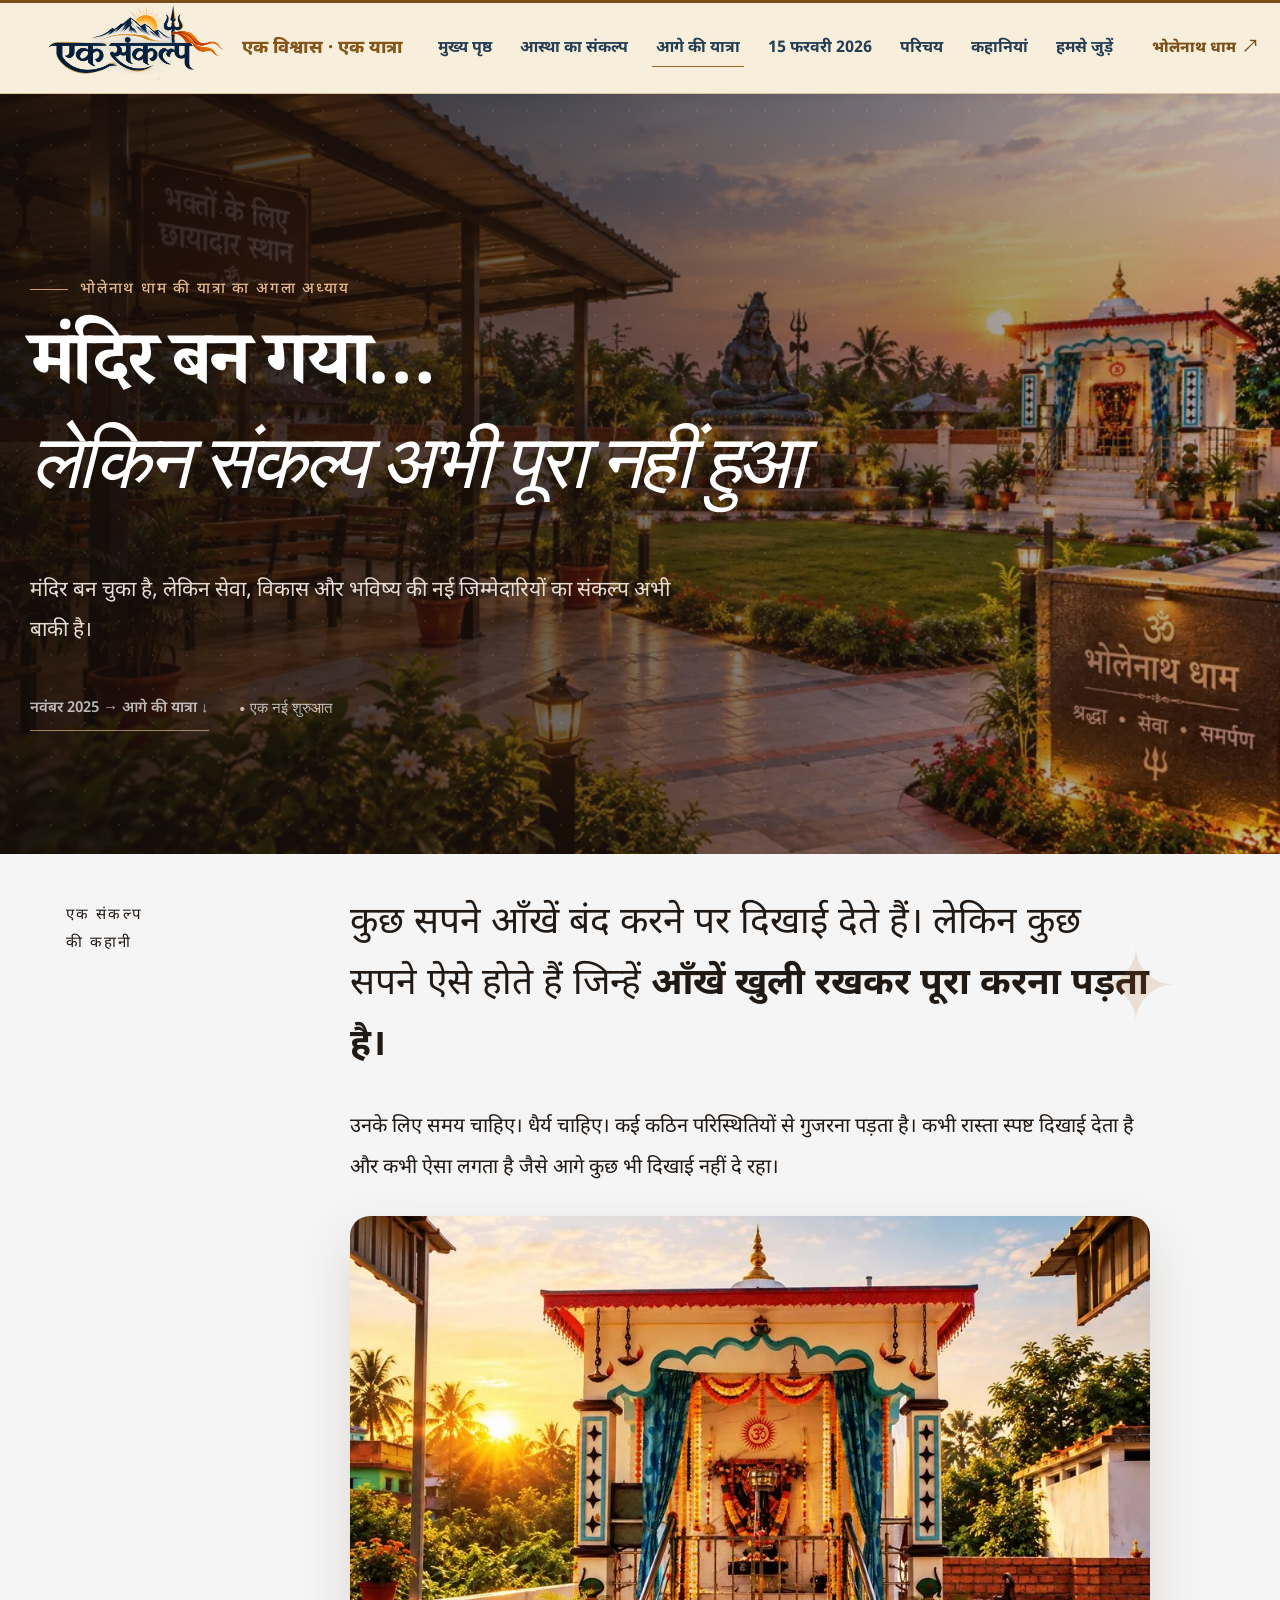
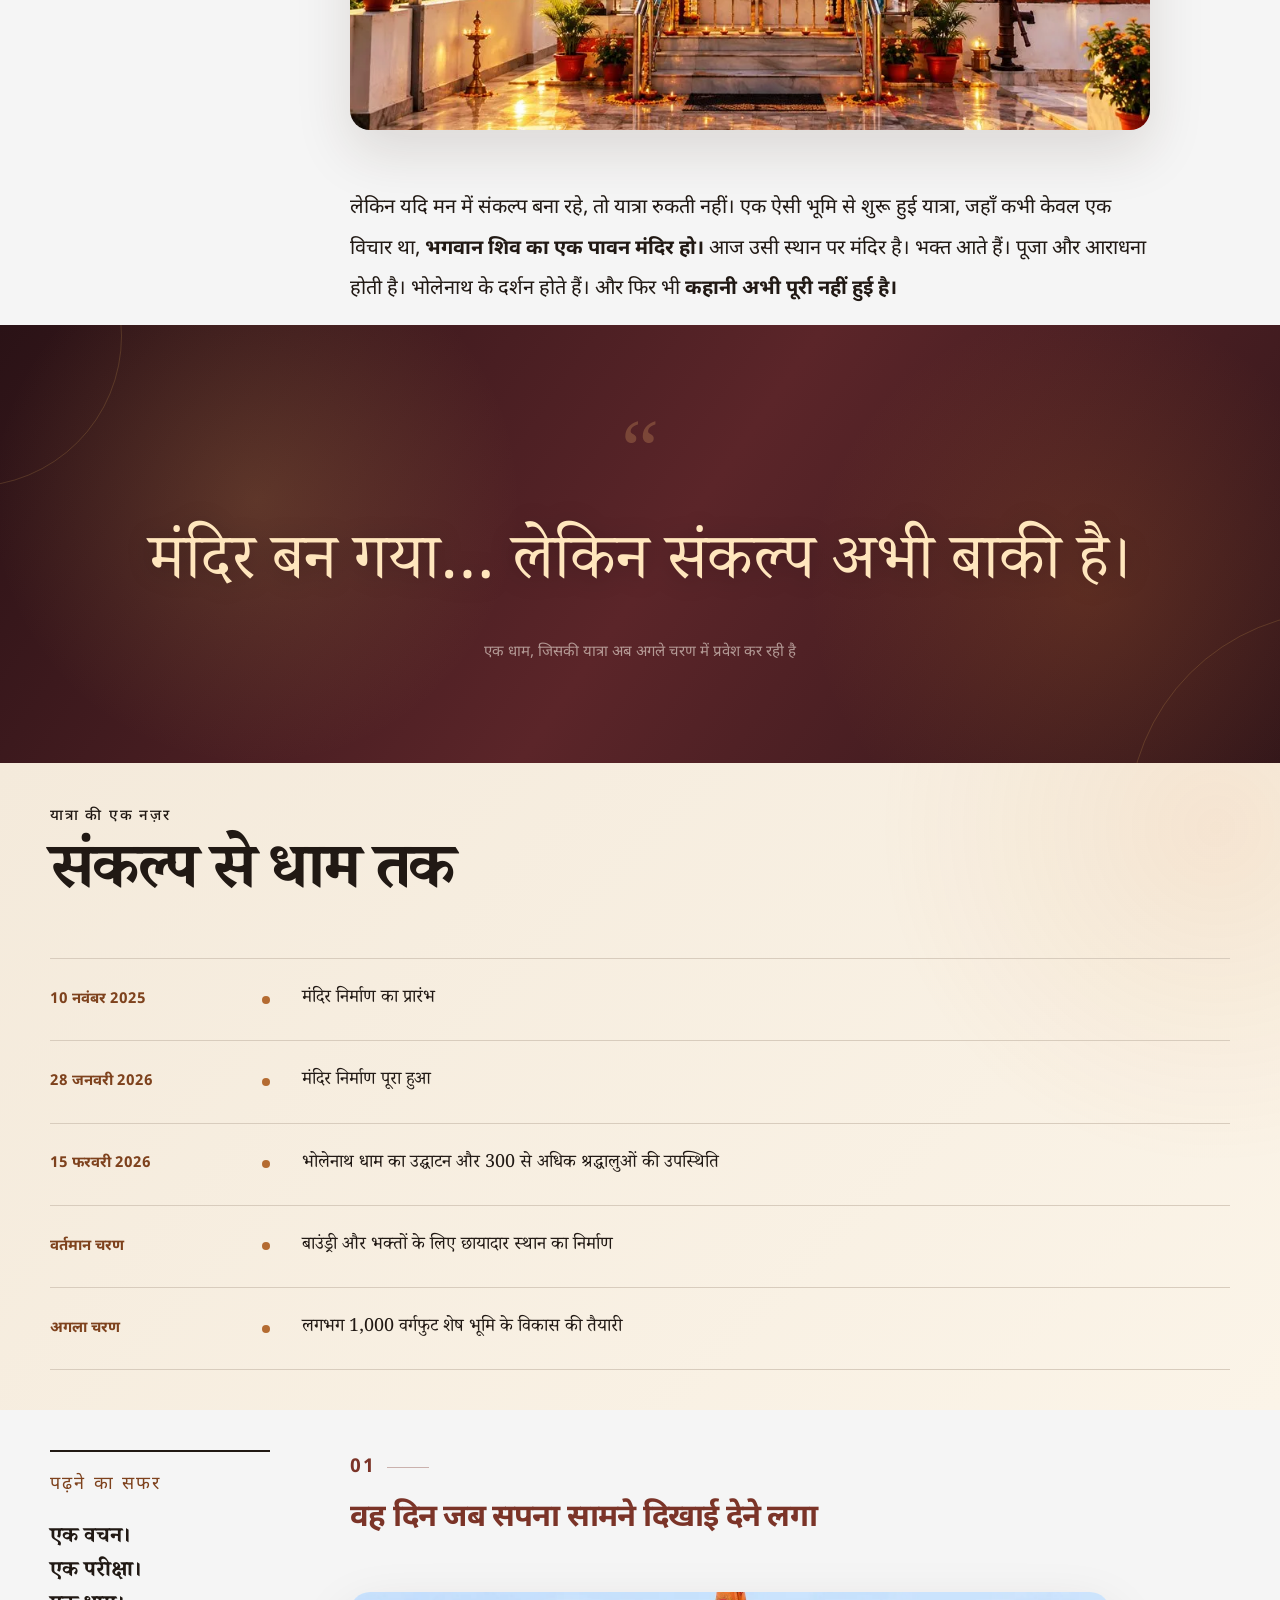
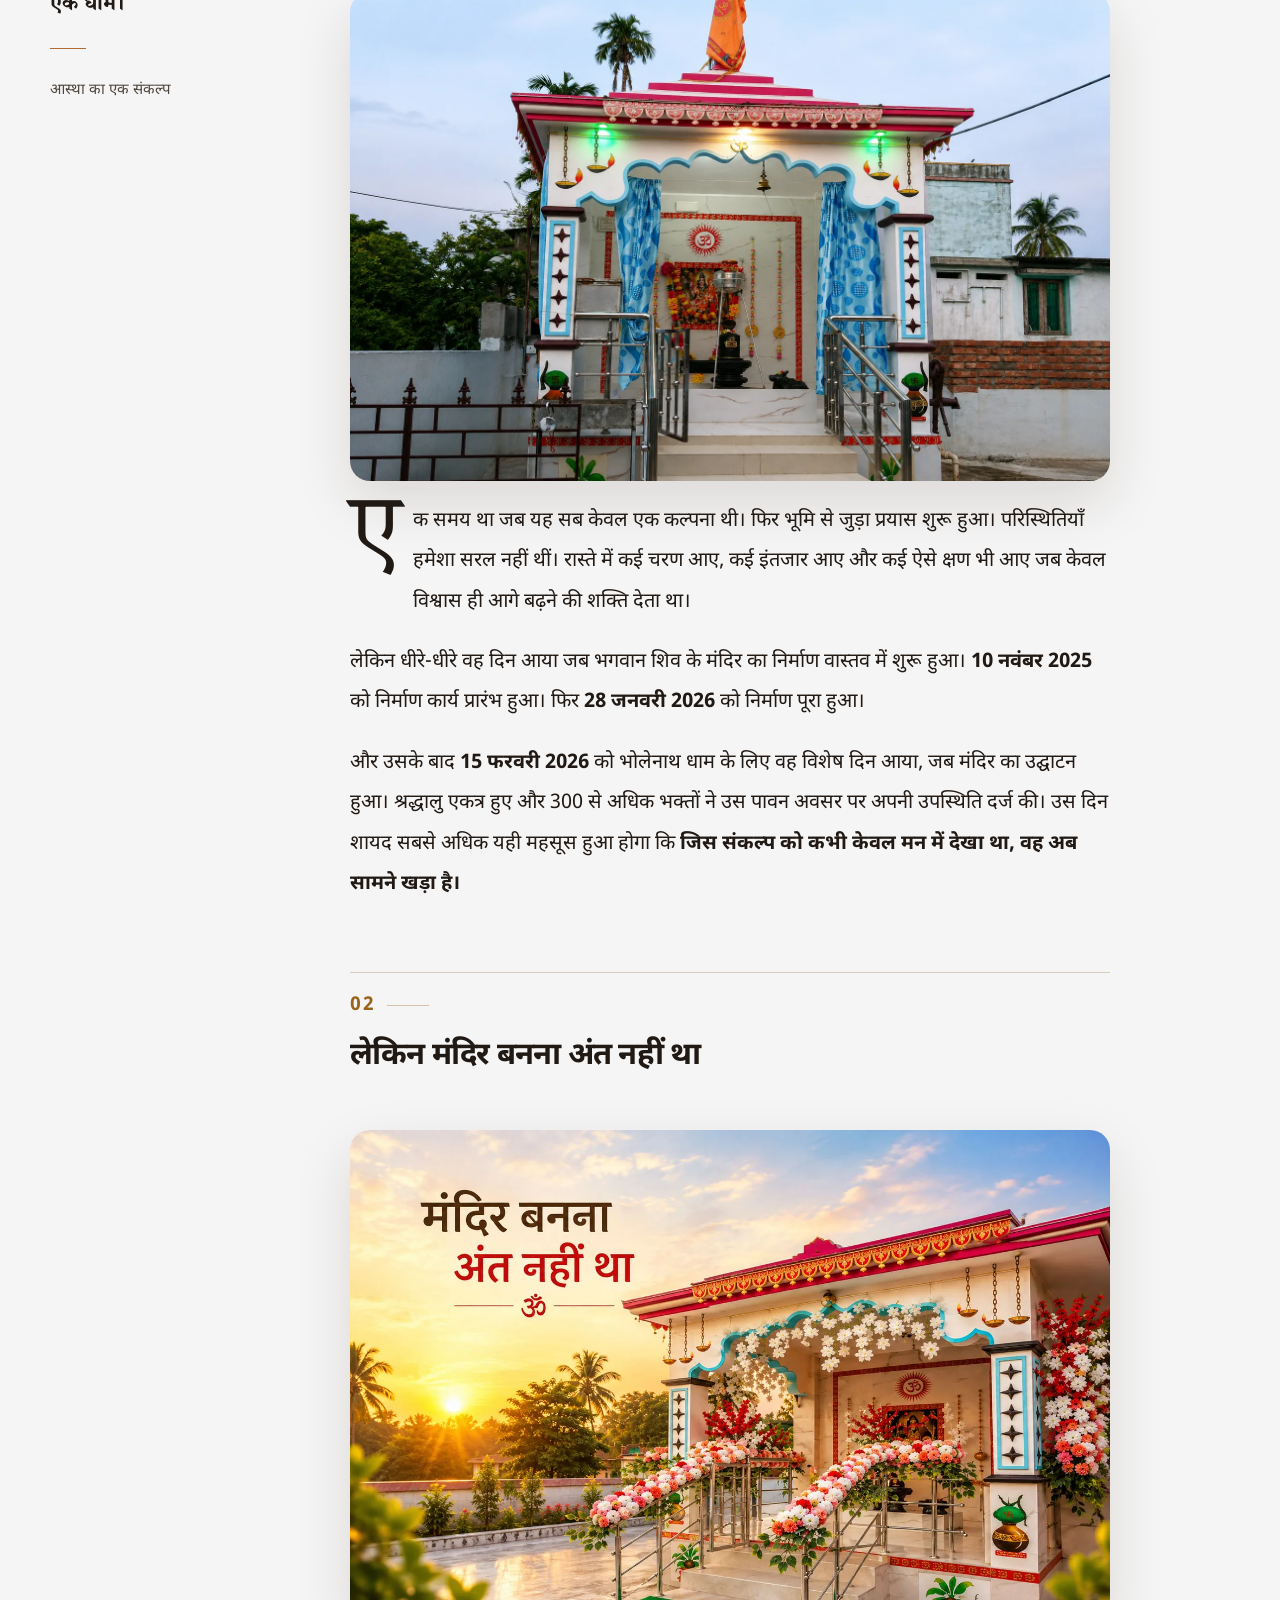
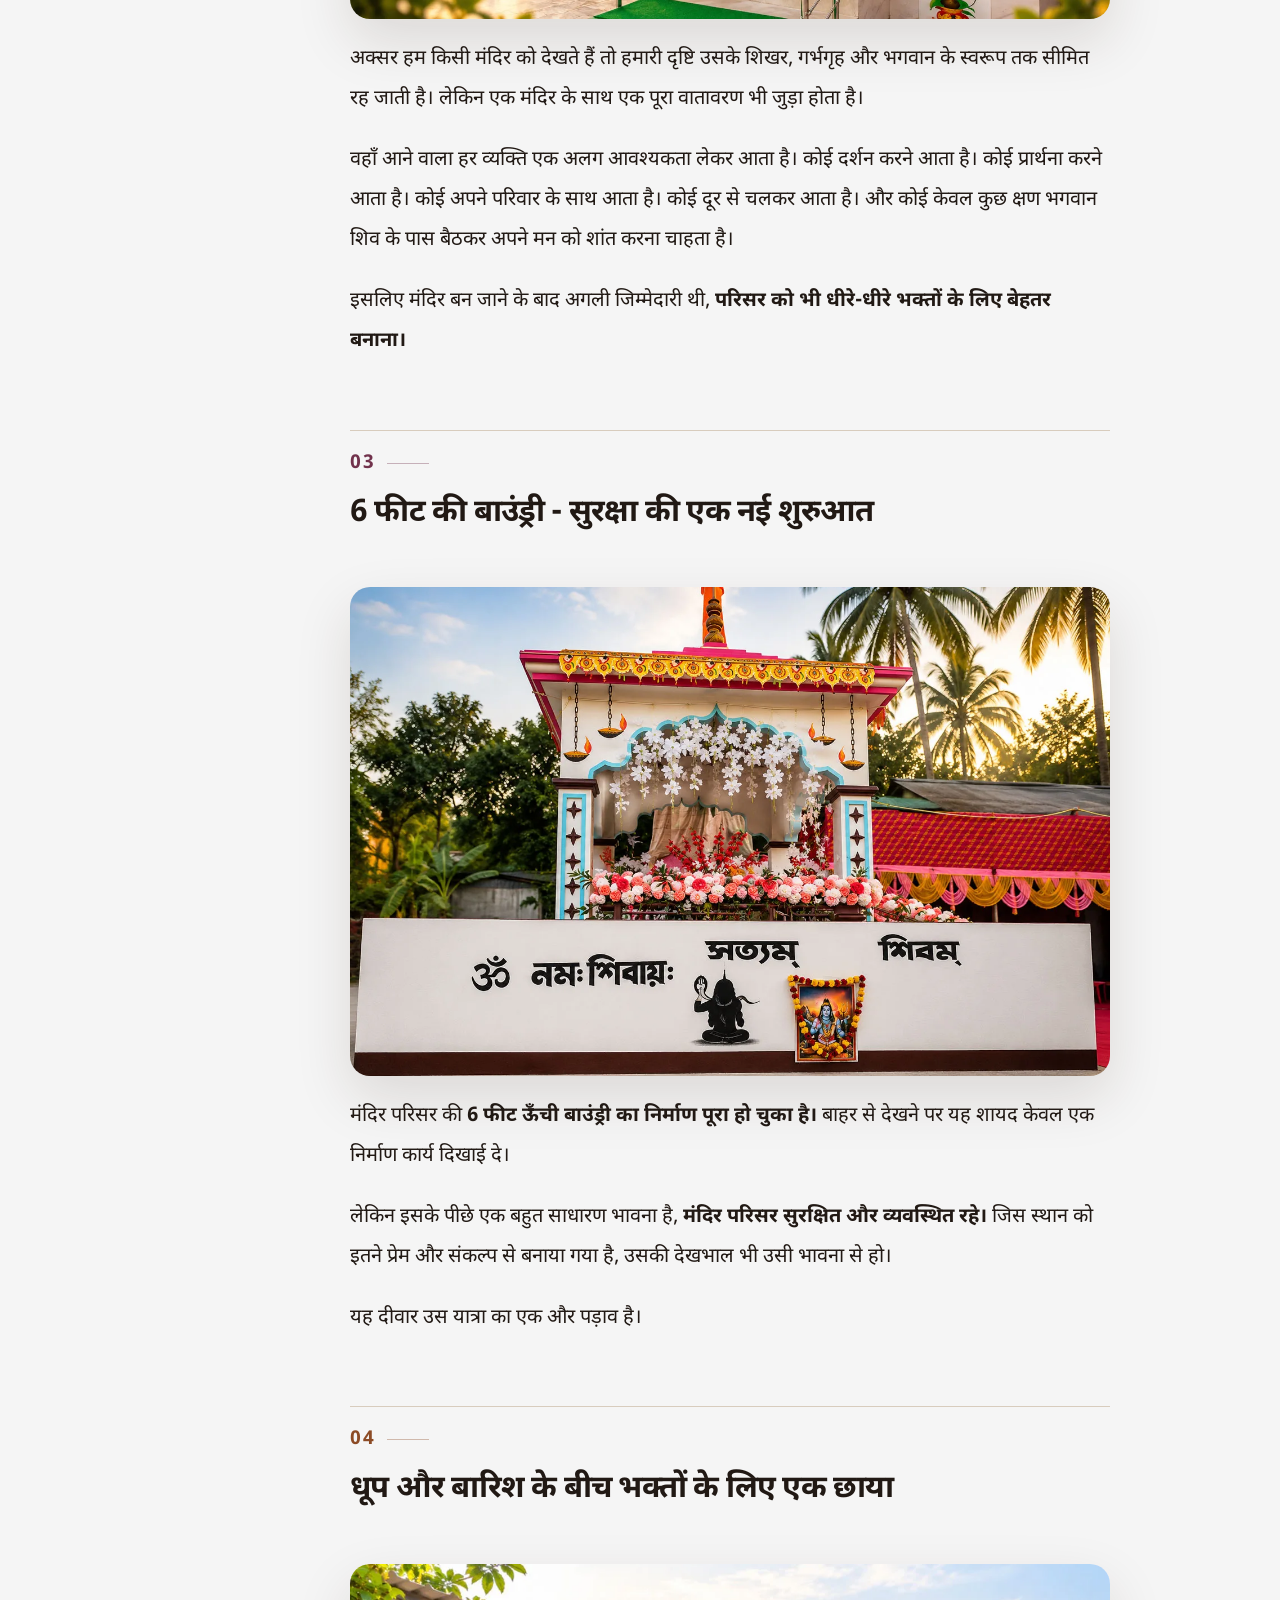
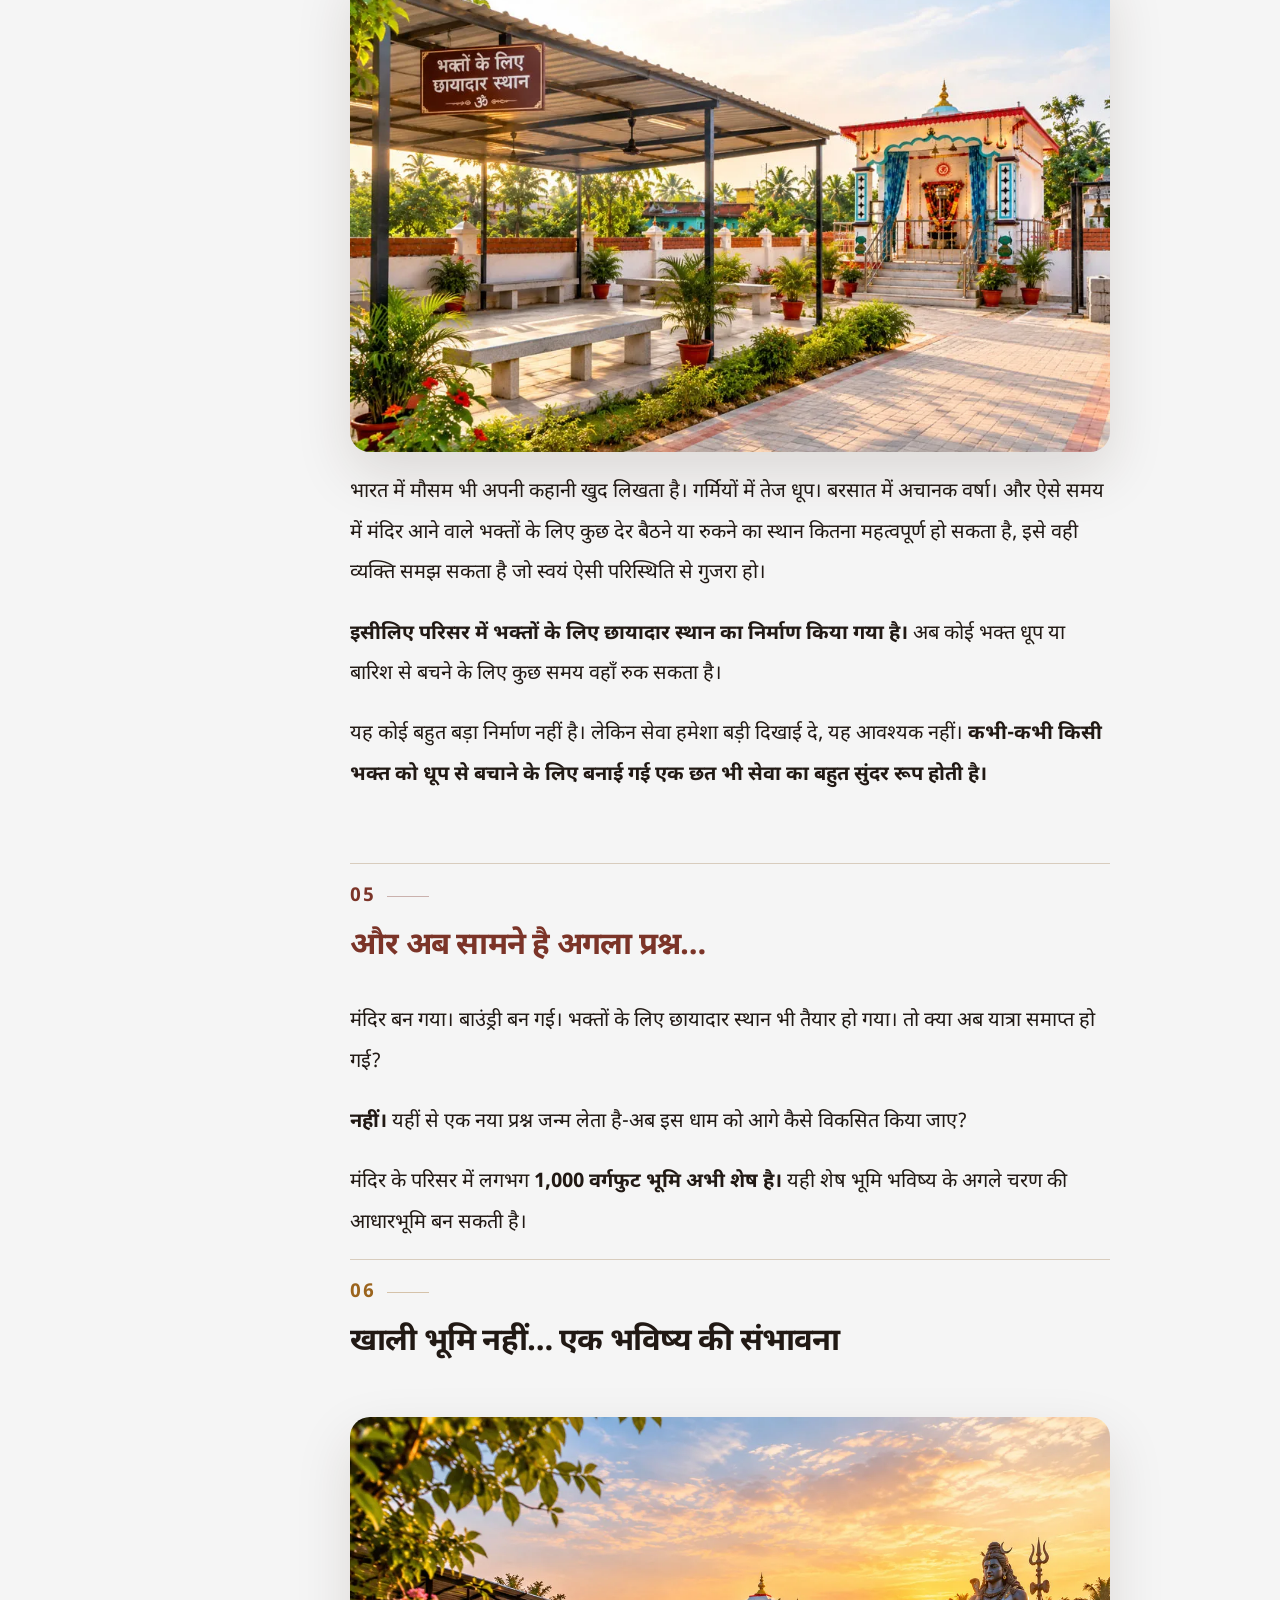
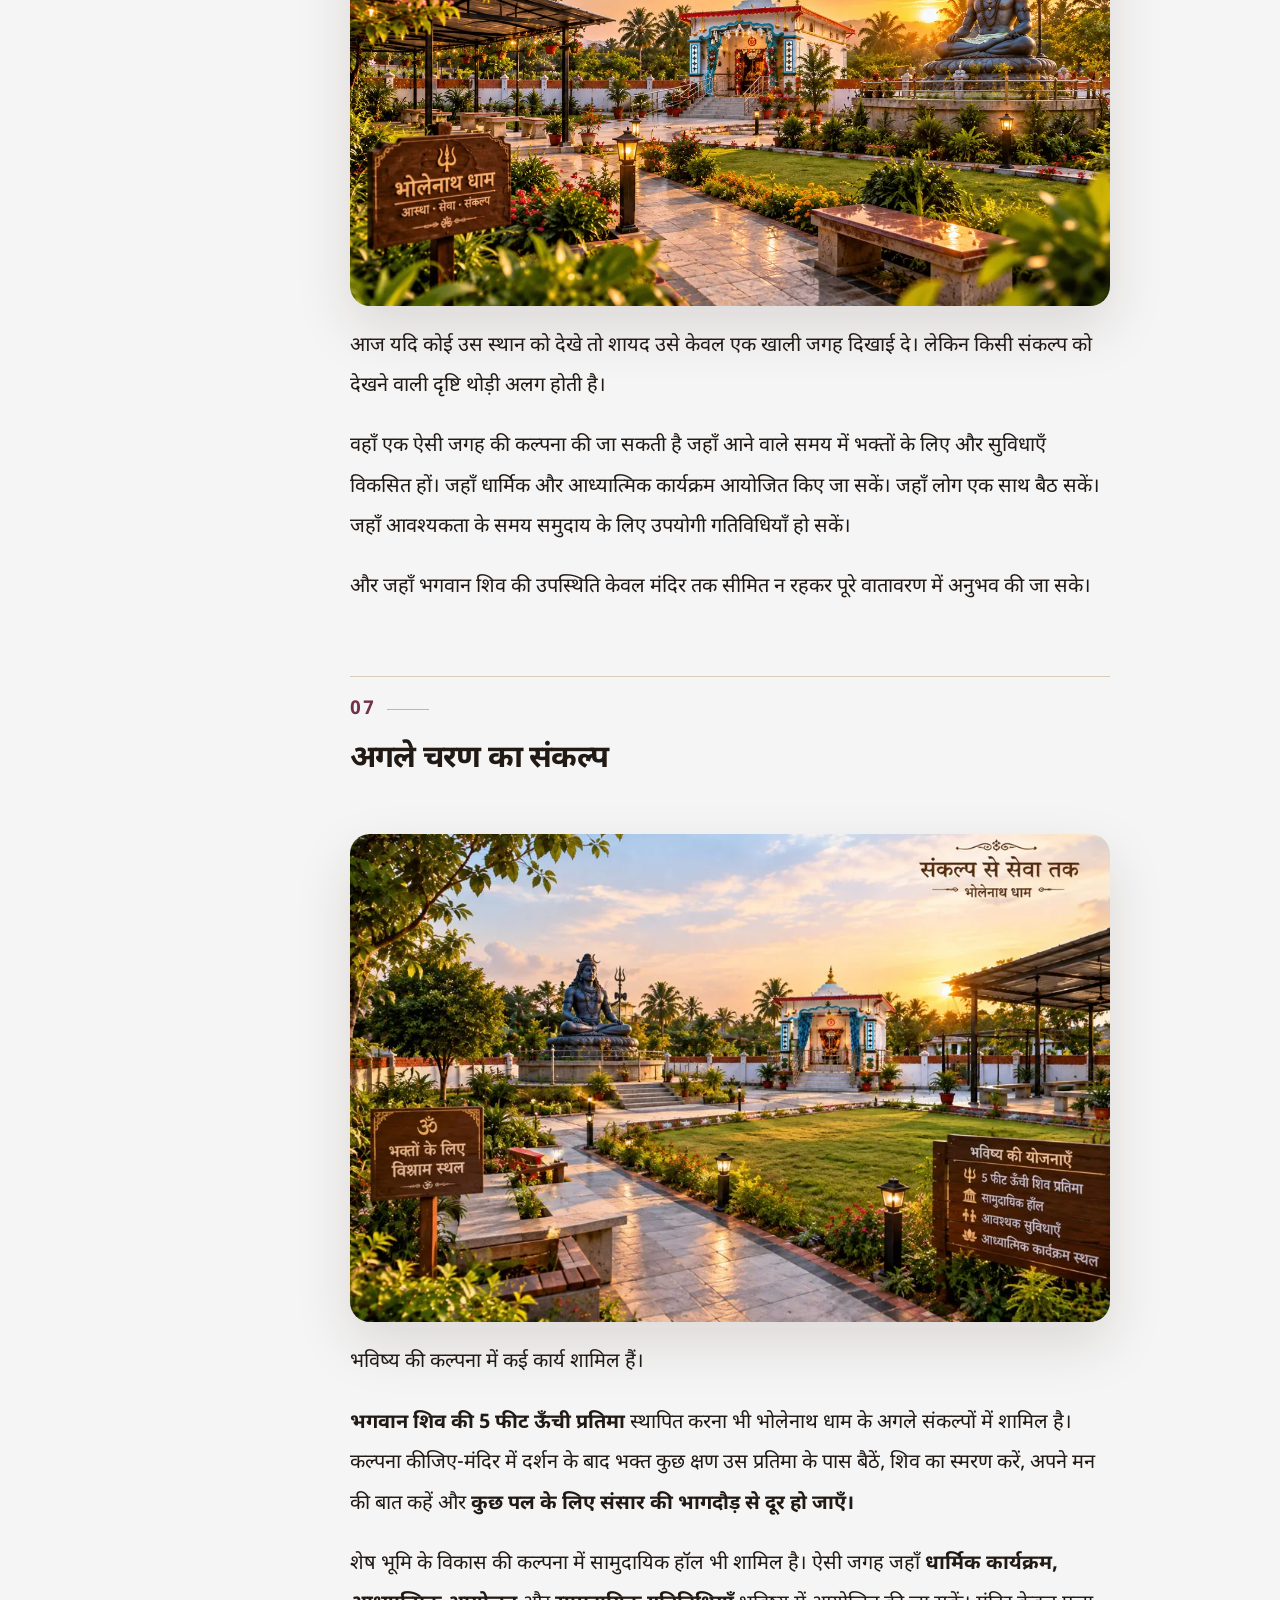
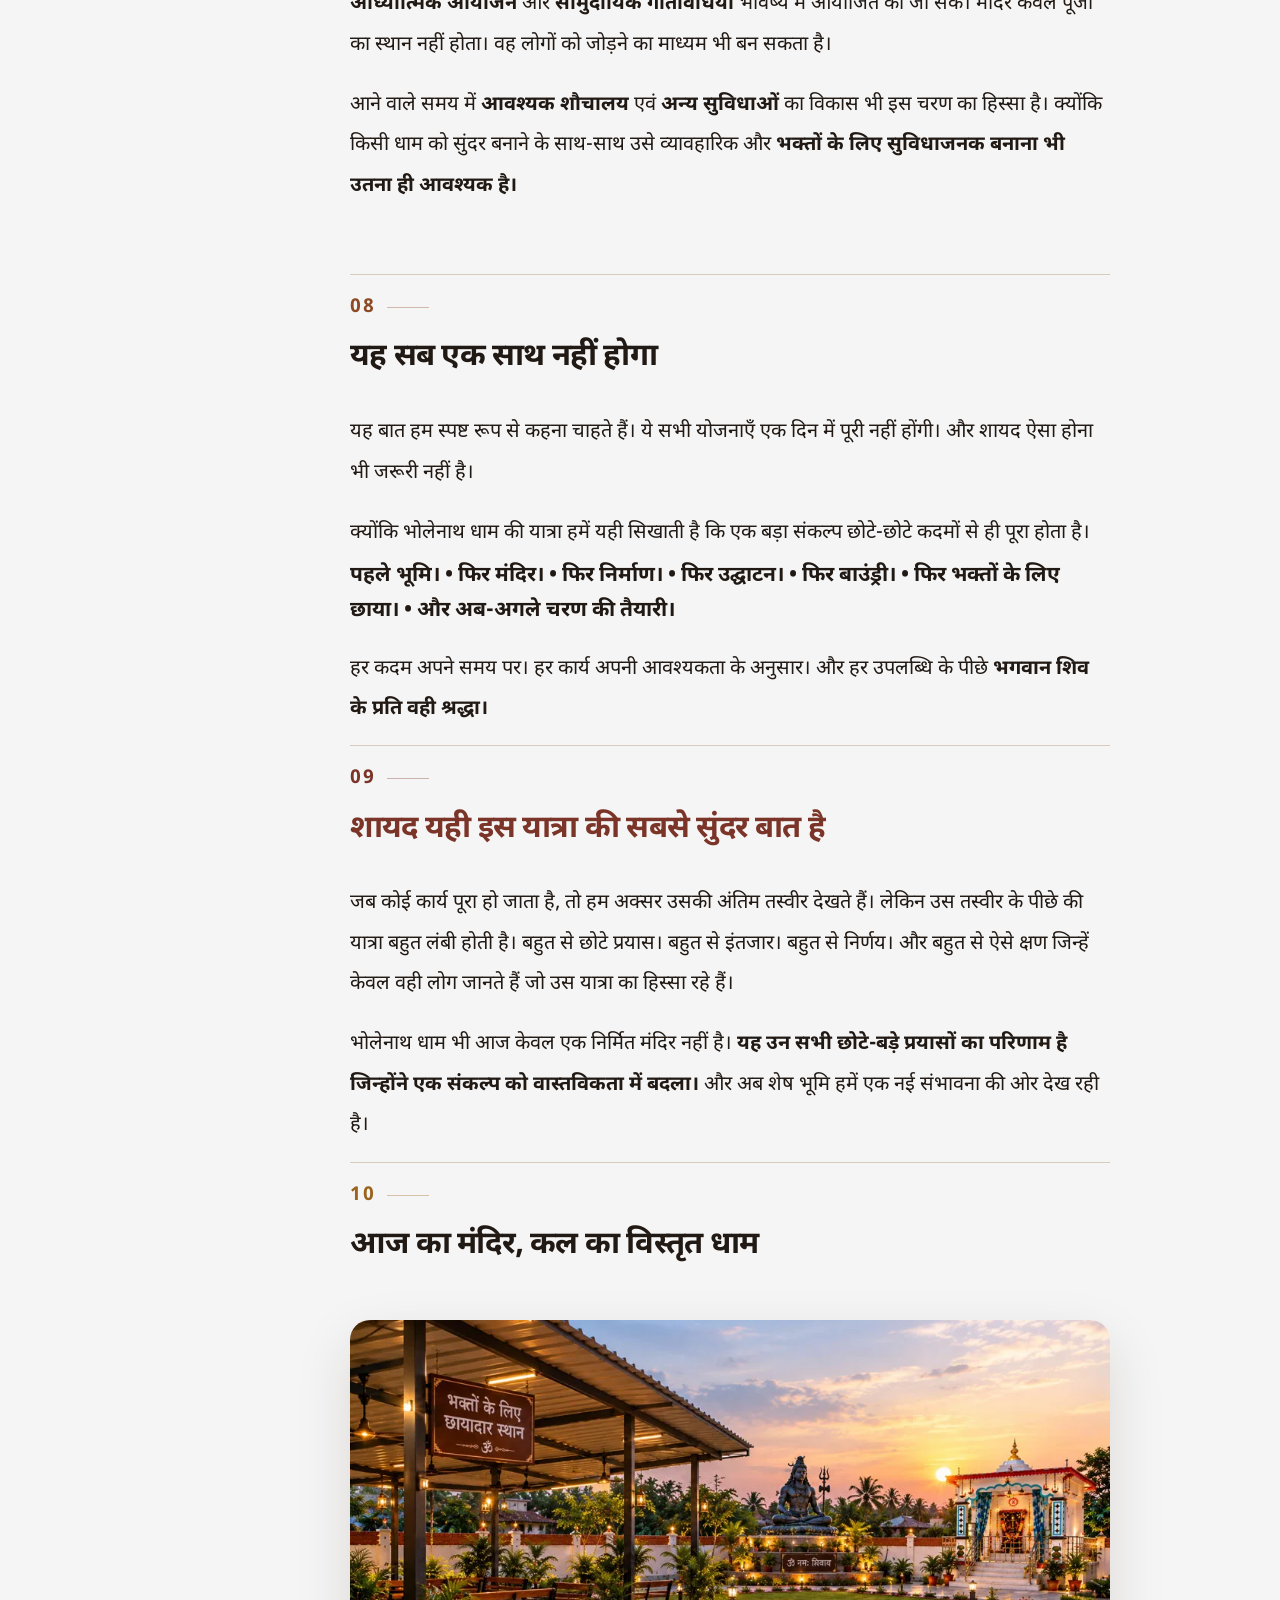
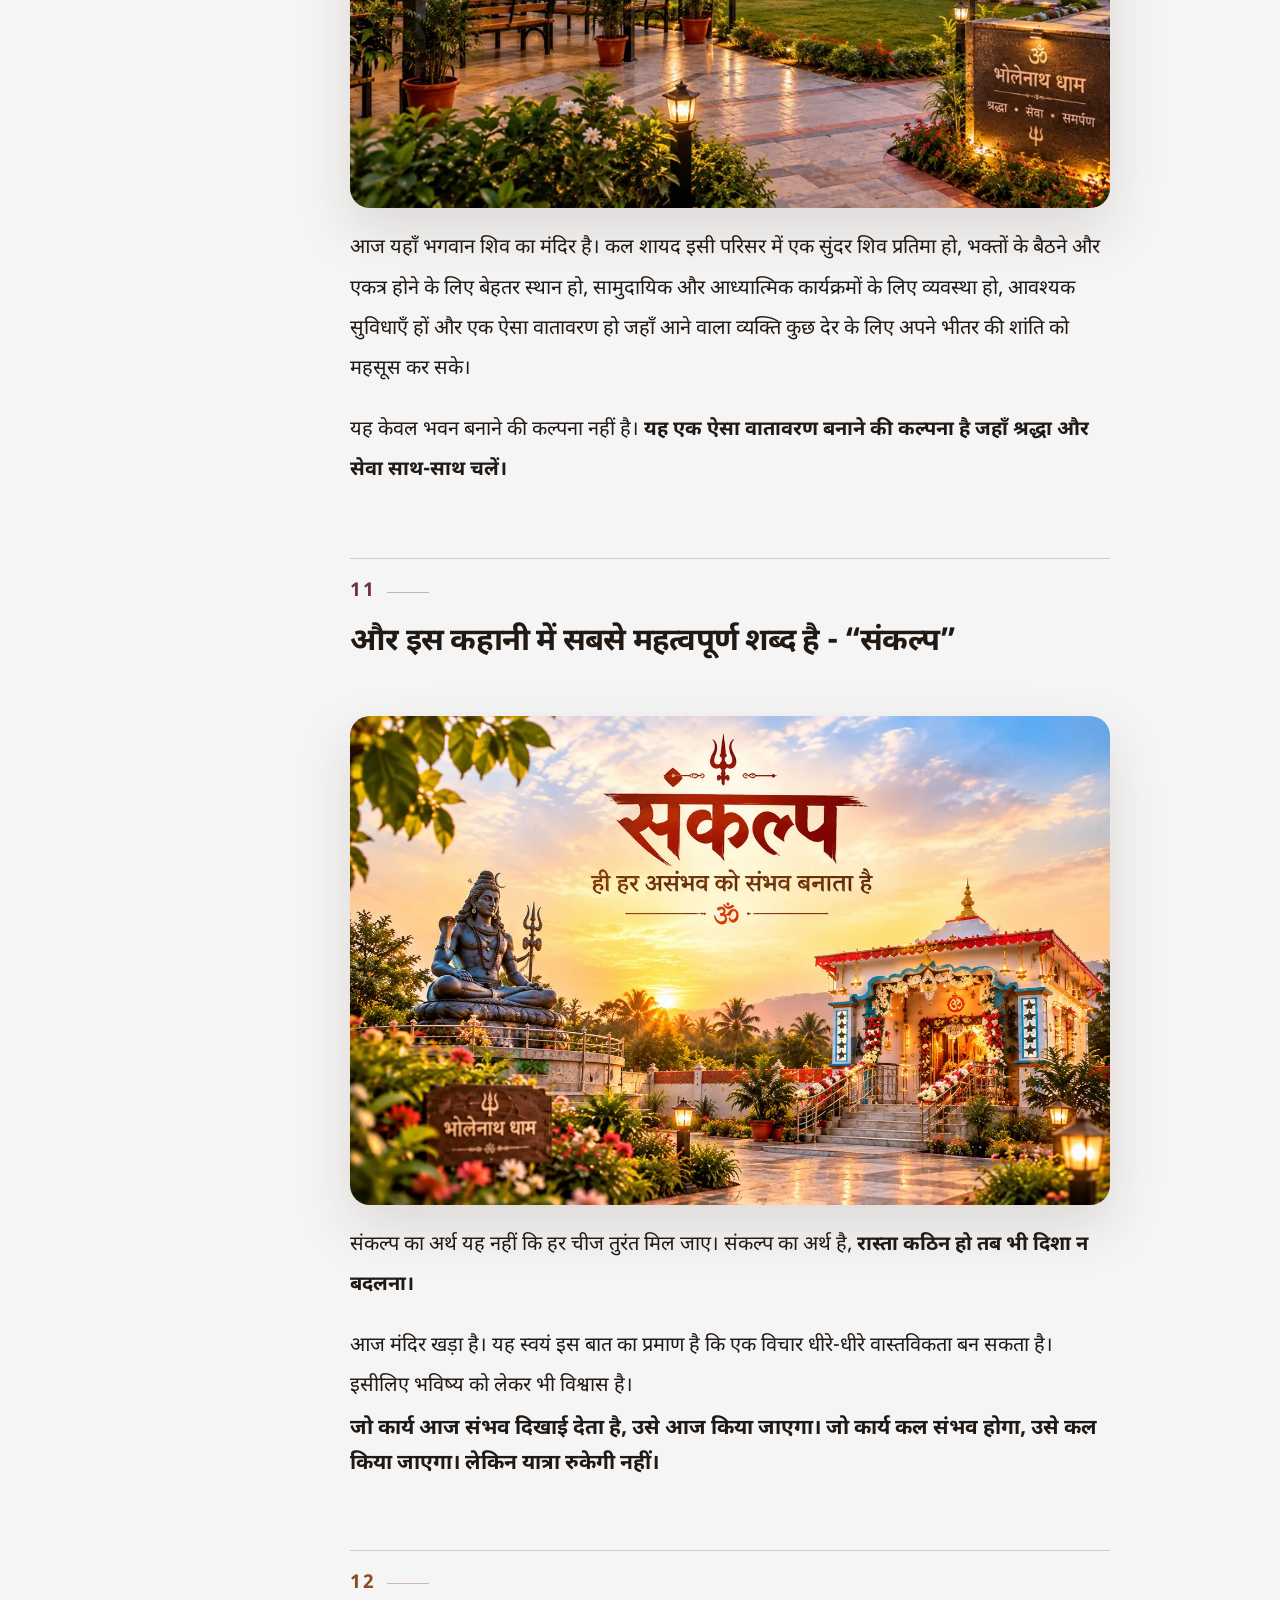
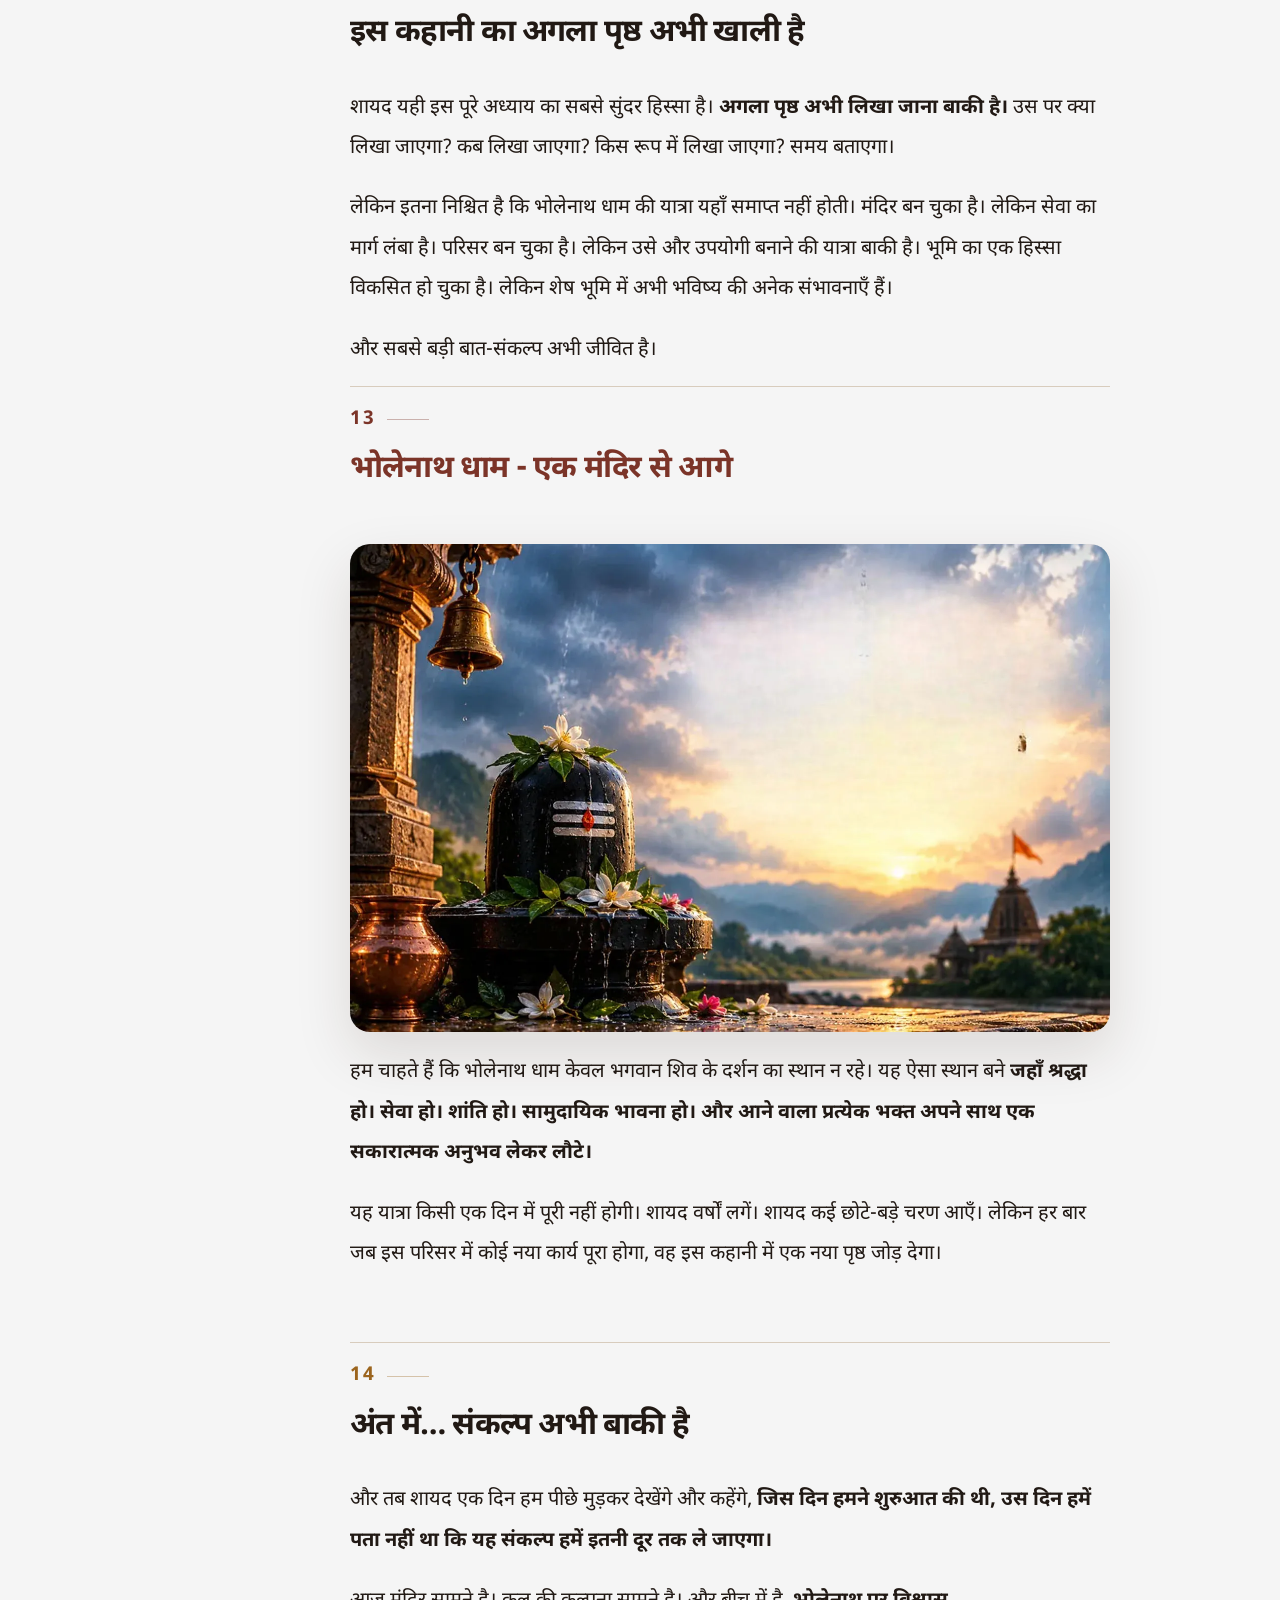
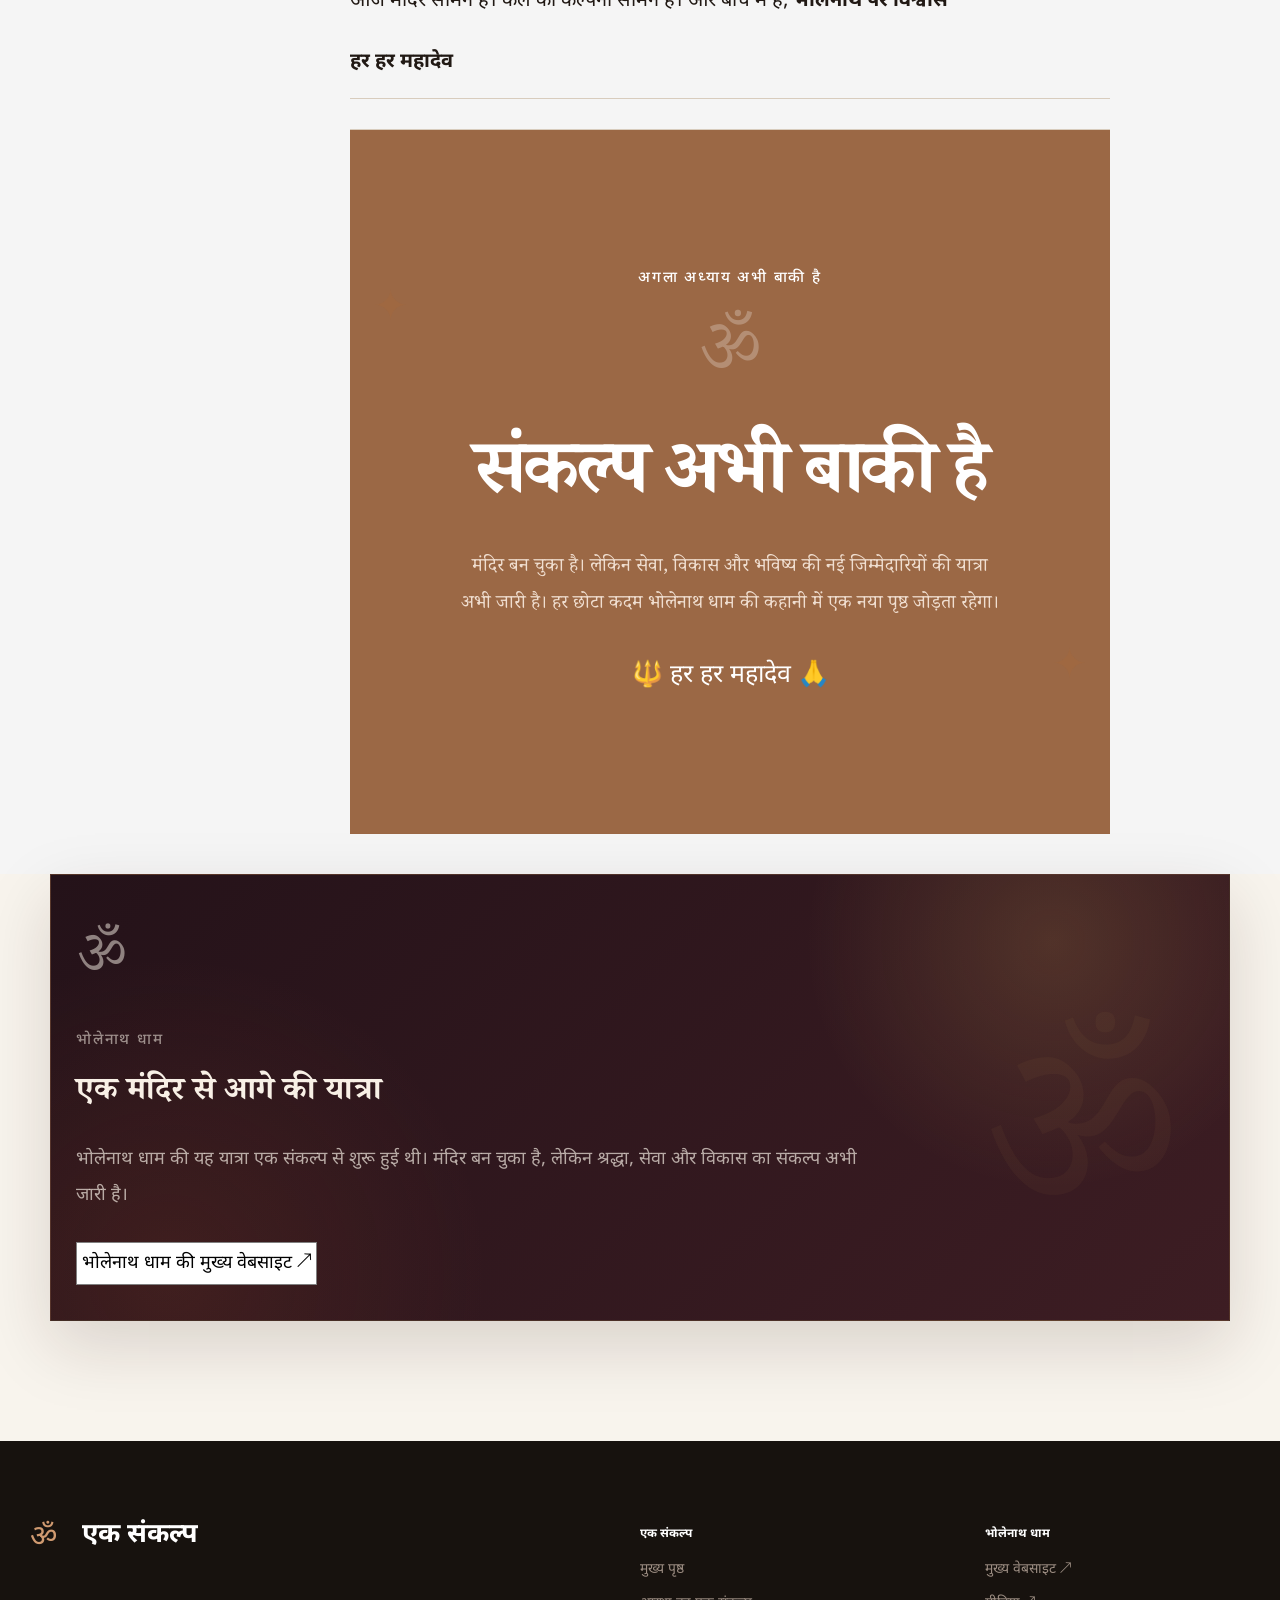
<file: sankalp-abhi-baki-hai.html>
<!DOCTYPE html>

<html lang="hi">
<head>
<meta charset="utf-8"/>
<meta content="width=device-width, initial-scale=1" name="viewport"/>

  <title>संकल्प अभी बाकी है | एक संकल्प</title>
  <meta name="description" content="मंदिर बन गया, लेकिन भोलेनाथ धाम का संकल्प अभी पूरा नहीं हुआ। मंदिर निर्माण, सेवा, शेष भूमि और भविष्य की योजनाओं की यात्रा।">
  <meta name="author" content="एक संकल्प">
  <meta name="robots" content="index, follow">
  <meta name="theme-color" content="#f8f4ed">
  <meta property="og:locale" content="hi_IN">

 <link rel="canonical" href="https://eksankalp.xyz/sankalp-abhi-baki-hai.html">
<link rel="icon" type="image/png" href="images/ek-sankalp-logo.png">

<link rel="apple-touch-icon" href="images/ek-sankalp-logo.png">
<link href="https://fonts.googleapis.com" rel="preconnect"/>

<link crossorigin="" href="https://fonts.gstatic.com" rel="preconnect"/>
<link href="https://fonts.googleapis.com/css2?family=Noto+Sans+Devanagari:wght@400;500;600;700;800&amp;family=Noto+Serif+Devanagari:wght@500;600;700;800&amp;display=swap" rel="stylesheet"/>

<link href="css/stories.css?v=3" rel="stylesheet"/>
<link href="css/style.css?v=3" rel="stylesheet"/>

<meta property="og:type" content="article">
<meta property="og:title" content="संकल्प अभी बाकी है | एक संकल्प">
<meta property="og:description" content="मंदिर बन गया, लेकिन भोलेनाथ धाम का संकल्प अभी पूरा नहीं हुआ। मंदिर निर्माण, सेवा, शेष भूमि और भविष्य की योजनाओं की यात्रा।">
<meta property="og:url" content="https://eksankalp.xyz/sankalp-abhi-baki-hai.html">
<meta property="og:site_name" content="एक संकल्प">
<meta property="og:image" content="https://eksankalp.xyz/images/home/sankalp-abhi-baki-hai.webp">

<meta name="twitter:card" content="summary_large_image">
<meta name="twitter:title" content="संकल्प अभी बाकी है | एक संकल्प">
<meta name="twitter:description" content="मंदिर बन गया, लेकिन भोलेनाथ धाम का संकल्प अभी पूरा नहीं हुआ। मंदिर निर्माण, सेवा, शेष भूमि और भविष्य की योजनाओं की यात्रा।">
<meta name="twitter:url" content="https://eksankalp.xyz/sankalp-abhi-baki-hai.html">
<meta name="twitter:image" content="https://eksankalp.xyz/images/home/sankalp-abhi-baki-hai.webp">

<!-- Structured Data -->
<script type="application/ld+json">
{
  "@context": "https://schema.org",
  "@type": "Article",
  "headline": "संकल्प अभी बाकी है",
  "description": "भोलेनाथ धाम की यात्रा अभी समाप्त नहीं हुई। मंदिर के निर्माण के बाद भी संकल्प, सेवा और भविष्य की यात्रा जारी है।",
  "url": "https://eksankalp.xyz/sankalp-abhi-baki-hai.html",
  "image": "https://eksankalp.xyz/images/home/sankalp-abhi-baki-hai.webp",
  "inLanguage": "hi-IN",
  "author": {
    "@type": "Organization",
    "name": "एक संकल्प"
  },
  "publisher": {
    "@type": "Organization",
    "name": "एक संकल्प"
  },
  "mainEntityOfPage": {
    "@type": "WebPage",
    "@id": "https://eksankalp.xyz/sankalp-abhi-baki-hai.html"
  }
}
</script>
</head>
<body>
<header class="site-header">
<div class="topline"></div>
<div class="nav wrap">
<a aria-label="संकल्प अभी बाकी है" class="logo" href="sankalp-abhi-baki-hai.html">
<img alt="एक संकल्प  एक विश्वास, एक यात्रा" src="images/ek-sankalp-logo.png"/>
</a>
<div aria-label="आस्था का एक संकल्प  एक संकल्प" class="brand-motto">
      एक विश्वास · एक यात्रा
    </div>
<!-- Hamburger -->
<button aria-expanded="false" aria-label="Open navigation" class="mobile-menu-toggle" type="button">
      ☰
    </button>
<nav aria-label="मुख्य नेविगेशन">
<a href="https://eksankalp.xyz/">मुख्य पृष्ठ</a>
<a href="astha-ka-ek-sankalp.html">आस्था का संकल्प</a>
<a class="active" href="sankalp-abhi-baki-hai.html">आगे की यात्रा</a>
<a href="15-february-2026.html">15 फरवरी 2026</a>
<a href="about.html">परिचय</a>
<a href="stories/index.html">कहानियां</a>
<a href="contact.html">हमसे जुड़ें</a>
</nav>
<a class="dham-nav" href="https://bholenathdham.in/" rel="noopener" target="_blank">
<span>भोलेनाथ धाम</span><b>↗</b>
</a>
</div>
</header>
<main>
<section class="hero">
<img class="hero-image" src="images/home/sankalp-abhi-baki-hai.webp" alt="Ek Sankalp">

<div class="hero-shade"></div>
<div class="hero-pattern"></div>
<div class="wrap hero-content">
<div class="hero-kicker"><span></span>भोलेनाथ धाम की यात्रा का अगला अध्याय</div>
<h1>मंदिर बन गया…<br/><em>लेकिन संकल्प अभी पूरा नहीं हुआ</em></h1>
<p class="hero-text">मंदिर बन चुका है, लेकिन सेवा, विकास और भविष्य की नई जिम्मेदारियों का संकल्प अभी बाकी है।</p>
<div class="hero-meta">
<a class="hero-link" href="#story">नवंबर 2025 → आगे की यात्रा ↓</a>
<div class="hero-note">• एक नई शुरुआत</div>
</div>
</div>
</section>
<section class="opening" id="story">
<div class="container opening-grid">
<div class="opening-label">एक संकल्प<br/>की कहानी</div>
<div class="opening-text">
<p class="lead">कुछ सपने आँखें बंद करने पर दिखाई देते हैं। लेकिन कुछ सपने ऐसे होते हैं जिन्हें <strong>आँखें खुली रखकर पूरा करना पड़ता है।</strong></p><p>उनके लिए समय चाहिए। धैर्य चाहिए। कई कठिन परिस्थितियों से गुजरना पड़ता है। कभी रास्ता स्पष्ट दिखाई देता है और कभी ऐसा लगता है जैसे आगे कुछ भी दिखाई नहीं दे रहा।</p>

<figure class="story-image">
    <img src="images/stories/bholenath-dham-mandir-02.webp" alt="भोलेनाथ धाम मंदिर का सुंदर स्वरूप"
    loading="lazy">
</figure>
<p>लेकिन यदि मन में संकल्प बना रहे, तो यात्रा रुकती नहीं। एक ऐसी भूमि से शुरू हुई यात्रा, जहाँ कभी केवल एक विचार था, <strong>भगवान शिव का एक पावन मंदिर हो।</strong> आज उसी स्थान पर मंदिर है। भक्त आते हैं। पूजा और आराधना होती है। भोलेनाथ के दर्शन होते हैं। और फिर भी <strong>कहानी अभी पूरी नहीं हुई है।</strong></p>

</div>
</div>
</section>
<section class="quote-band">
<div class="container quote-inner">
<span class="quote-symbol">“</span>
<p>मंदिर बन गया… लेकिन संकल्प अभी बाकी है।</p>
<small>एक धाम, जिसकी यात्रा अब अगले चरण में प्रवेश कर रही है</small>
</div>
</section>
<section class="timeline-section">
<div class="container">
<div class="section-kicker">यात्रा की एक नज़र</div>
<h2 class="display-title">संकल्प से धाम तक</h2>

<div class="timeline1"><div class="timeline-item1"><div class="timeline-date1">10 नवंबर 2025</div><div class="timeline-dot1"></div><div class="timeline-copy1">मंदिर निर्माण का प्रारंभ</div></div><div class="timeline-item1"><div class="timeline-date1">28 जनवरी 2026</div><div class="timeline-dot1"></div><div class="timeline-copy1">मंदिर निर्माण पूरा हुआ</div></div><div class="timeline-item1"><div class="timeline-date1">15 फरवरी 2026</div><div class="timeline-dot1"></div><div class="timeline-copy1">भोलेनाथ धाम का उद्घाटन और 300 से अधिक श्रद्धालुओं की उपस्थिति</div></div><div class="timeline-item1"><div class="timeline-date1">वर्तमान चरण</div><div class="timeline-dot1"></div><div class="timeline-copy1">बाउंड्री और भक्तों के लिए छायादार स्थान का निर्माण</div></div><div class="timeline-item1"><div class="timeline-date1">अगला चरण</div><div class="timeline-dot1"></div><div class="timeline-copy1">लगभग 1,000 वर्गफुट शेष भूमि के विकास की तैयारी</div></div></div>
</div>
</section>

<article class="article">
<div class="container article-layout">
<aside class="article-aside">
<div class="aside-card">
<span class="aside-kicker">पढ़ने का सफर</span>
<strong>एक वचन।<br/>एक परीक्षा।<br/>एक धाम।</strong>
<span class="aside-rule"></span>
<small>आस्था का एक संकल्प</small>
</div>
</aside>

<div class="article-content">
<section class="story-section" id="section-01">
<div class="section-marker"><span>01</span></div>
<h2>वह दिन जब सपना सामने दिखाई देने लगा</h2>
<figure class="story-image">
    <img src="images/stories/evening_in_bholenath_dham.webp" alt="संकल्प के साथ बदलती जीवन-यात्रा का दृश्य"
    loading="lazy"
    </figure>
<p>एक समय था जब यह सब केवल एक कल्पना थी। फिर भूमि से जुड़ा प्रयास शुरू हुआ। परिस्थितियाँ हमेशा सरल नहीं थीं। रास्ते में कई चरण आए, कई इंतजार आए और कई ऐसे क्षण भी आए जब केवल विश्वास ही आगे बढ़ने की शक्ति देता था।</p>
<p>लेकिन धीरे-धीरे वह दिन आया जब भगवान शिव के मंदिर का निर्माण वास्तव में शुरू हुआ। <strong>10 नवंबर 2025</strong> को निर्माण कार्य प्रारंभ हुआ। फिर <strong>28 जनवरी 2026</strong> को निर्माण पूरा हुआ।</p>
<p>और उसके बाद <strong>15 फरवरी 2026</strong> को भोलेनाथ धाम के लिए वह विशेष दिन आया, जब मंदिर का उद्घाटन हुआ। श्रद्धालु एकत्र हुए और 300 से अधिक भक्तों ने उस पावन अवसर पर अपनी उपस्थिति दर्ज की। उस दिन शायद सबसे अधिक यही महसूस हुआ होगा कि <strong>जिस संकल्प को कभी केवल मन में देखा था, वह अब सामने खड़ा है।</strong></p>
</section>
<section class="story-section" id="section-02">
<div class="section-marker"><span>02</span></div>
<h2>लेकिन मंदिर बनना अंत नहीं था</h2>
<figure class="story-image">
    <img src="images/stories/mandir-banna-ant-nahi.webp" alt="सूर्यास्त के समय सुंदर भोलेनाथ धाम मंदिर और शिव प्रतिमा, जो दर्शाती है कि मंदिर बनना अंत नहीं था"
    loading="lazy"
    </figure>
<p>अक्सर हम किसी मंदिर को देखते हैं तो हमारी दृष्टि उसके शिखर, गर्भगृह और भगवान के स्वरूप तक सीमित रह जाती है। लेकिन एक मंदिर के साथ एक पूरा वातावरण भी जुड़ा होता है।</p>
<p>वहाँ आने वाला हर व्यक्ति एक अलग आवश्यकता लेकर आता है। कोई दर्शन करने आता है। कोई प्रार्थना करने आता है। कोई अपने परिवार के साथ आता है। कोई दूर से चलकर आता है। और कोई केवल कुछ क्षण भगवान शिव के पास बैठकर अपने मन को शांत करना चाहता है।</p>
<p>इसलिए मंदिर बन जाने के बाद अगली जिम्मेदारी थी, <strong>परिसर को भी धीरे-धीरे भक्तों के लिए बेहतर बनाना।</strong></p>
</section>
<section class="story-section" id="section-03">
<div class="section-marker"><span>03</span></div>
<h2>6 फीट की बाउंड्री - सुरक्षा की एक नई शुरुआत</h2>
<figure class="story-image">
    <img src="images/stories/boundary.webp" alt="संकल्प के साथ बदलती जीवन-यात्रा का दृश्य"
    loading="lazy"
    </figure>
<p>मंदिर परिसर की <strong>6 फीट ऊँची बाउंड्री का निर्माण पूरा हो चुका है।</strong> बाहर से देखने पर यह शायद केवल एक निर्माण कार्य दिखाई दे।</p>
<p>लेकिन इसके पीछे एक बहुत साधारण भावना है, <strong>मंदिर परिसर सुरक्षित और व्यवस्थित रहे।</strong> जिस स्थान को इतने प्रेम और संकल्प से बनाया गया है, उसकी देखभाल भी उसी भावना से हो।</p>
<p>यह दीवार उस यात्रा का एक और पड़ाव है।</p></section>
<section class="story-section" id="section-04">
<div class="section-marker"><span>04</span></div>
<h2>धूप और बारिश के बीच भक्तों के लिए एक छाया</h2>
<figure class="story-image">
    <img src="images/stories/bhakton-ke-liye-ashray.webp" alt="भक्तों के लिए सुरक्षित आश्रय की व्यवस्था"
    loading="lazy"
    </figure>
<p>भारत में मौसम भी अपनी कहानी खुद लिखता है। गर्मियों में तेज धूप। बरसात में अचानक वर्षा। और ऐसे समय में मंदिर आने वाले भक्तों के लिए कुछ देर बैठने या रुकने का स्थान कितना महत्वपूर्ण हो सकता है, इसे वही व्यक्ति समझ सकता है जो स्वयं ऐसी परिस्थिति से गुजरा हो।</p>
<p><strong>इसीलिए परिसर में भक्तों के लिए छायादार स्थान का निर्माण किया गया है।</strong> अब कोई भक्त धूप या बारिश से बचने के लिए कुछ समय वहाँ रुक सकता है।</p>
<p>यह कोई बहुत बड़ा निर्माण नहीं है। लेकिन सेवा हमेशा बड़ी दिखाई दे, यह आवश्यक नहीं। <strong>कभी-कभी किसी भक्त को धूप से बचाने के लिए बनाई गई एक छत भी सेवा का बहुत सुंदर रूप होती है।</strong></p>
</section>
<section class="story-section" id="section-05">
<div class="section-marker"><span>05</span></div>
<h2>और अब सामने है अगला प्रश्न…</h2>
<p>मंदिर बन गया। बाउंड्री बन गई। भक्तों के लिए छायादार स्थान भी तैयार हो गया। तो क्या अब यात्रा समाप्त हो गई?</p>
<p><strong>नहीं।</strong> यहीं से एक नया प्रश्न जन्म लेता है-अब इस धाम को आगे कैसे विकसित किया जाए?</p>
<p>मंदिर के परिसर में लगभग <strong>1,000 वर्गफुट भूमि अभी शेष है।</strong> यही शेष भूमि भविष्य के अगले चरण की आधारभूमि बन सकती है।</p>
</section>
<section class="story-section" id="section-06">
<div class="section-marker"><span>06</span></div>
<h2>खाली भूमि नहीं… एक भविष्य की संभावना</h2>
<figure class="story-image">
    <img src="images/stories/sankalp-kahani-ka-sabse-mahatvapurn-shabd.webp" alt="भोलेनाथ धाम मंदिर और भगवान शिव की प्रतिमा के साथ संकल्प की शक्ति को दर्शाता प्रेरणादायक दृश्य"
    loading="lazy"
    </figure>
<p>आज यदि कोई उस स्थान को देखे तो शायद उसे केवल एक खाली जगह दिखाई दे। लेकिन किसी संकल्प को देखने वाली दृष्टि थोड़ी अलग होती है।</p>
<p>वहाँ एक ऐसी जगह की कल्पना की जा सकती है जहाँ आने वाले समय में भक्तों के लिए और सुविधाएँ विकसित हों। जहाँ धार्मिक और आध्यात्मिक कार्यक्रम आयोजित किए जा सकें। जहाँ लोग एक साथ बैठ सकें। जहाँ आवश्यकता के समय समुदाय के लिए उपयोगी गतिविधियाँ हो सकें।</p><p>और जहाँ भगवान शिव की उपस्थिति केवल मंदिर तक सीमित न रहकर पूरे वातावरण में अनुभव की जा सके।</p>
</section>
<section class="story-section" id="section-07">
<div class="section-marker"><span>07</span></div>
<h2>अगले चरण का संकल्प</h2>
<figure class="story-image">
    <img src="images/stories/aage-ka-sankalp.webp" alt="भोलेनाथ धाम के भविष्य और आगे के संकल्प को दर्शाता दृश्य"
    loading="lazy"
    </figure>
<p>भविष्य की कल्पना में कई कार्य शामिल हैं।</p>
<p><strong>भगवान शिव की 5 फीट ऊँची प्रतिमा</strong> स्थापित करना भी भोलेनाथ धाम के अगले संकल्पों में शामिल है। कल्पना कीजिए-मंदिर में दर्शन के बाद भक्त कुछ क्षण उस प्रतिमा के पास बैठें, शिव का स्मरण करें, अपने मन की बात कहें और <strong>कुछ पल के लिए संसार की भागदौड़ से दूर हो जाएँ।</strong></p>
<p>शेष भूमि के विकास की कल्पना में सामुदायिक हॉल भी शामिल है। ऐसी जगह जहाँ <strong>धार्मिक कार्यक्रम, आध्यात्मिक आयोजन</strong> और <strong>सामुदायिक गतिविधियाँ</strong> भविष्य में आयोजित की जा सकें। मंदिर केवल पूजा का स्थान नहीं होता। वह लोगों को जोड़ने का माध्यम भी बन सकता है।</p>
<p>आने वाले समय में <strong>आवश्यक शौचालय</strong> एवं <strong>अन्य सुविधाओं</strong> का विकास भी इस चरण का हिस्सा है। क्योंकि किसी धाम को सुंदर बनाने के साथ-साथ उसे व्यावहारिक और <strong>भक्तों के लिए सुविधाजनक बनाना भी उतना ही आवश्यक है।</strong></p>
</section>
<section class="story-section" id="section-08">
<div class="section-marker"><span>08</span></div>
<h2>यह सब एक साथ नहीं होगा</h2>
<p>यह बात हम स्पष्ट रूप से कहना चाहते हैं। ये सभी योजनाएँ एक दिन में पूरी नहीं होंगी। और शायद ऐसा होना भी जरूरी नहीं है।</p>
<p>क्योंकि भोलेनाथ धाम की यात्रा हमें यही सिखाती है कि एक बड़ा संकल्प छोटे-छोटे कदमों से ही पूरा होता है।</p>
<p class="short-beat">पहले भूमि। &bull; फिर मंदिर। &bull; फिर निर्माण। &bull; फिर उद्घाटन। &bull; फिर बाउंड्री। &bull; फिर भक्तों के लिए छाया। &bull; और अब-अगले चरण की तैयारी।</p>
<p>हर कदम अपने समय पर। हर कार्य अपनी आवश्यकता के अनुसार। और हर उपलब्धि के पीछे <strong>भगवान शिव के प्रति वही श्रद्धा।</strong></p>
</section>
<section class="story-section" id="section-09"><div class="section-marker"><span>09</span></div>
<h2>शायद यही इस यात्रा की सबसे सुंदर बात है</h2>
<p>जब कोई कार्य पूरा हो जाता है, तो हम अक्सर उसकी अंतिम तस्वीर देखते हैं। लेकिन उस तस्वीर के पीछे की यात्रा बहुत लंबी होती है। बहुत से छोटे प्रयास। बहुत से इंतजार। बहुत से निर्णय। और बहुत से ऐसे क्षण जिन्हें केवल वही लोग जानते हैं जो उस यात्रा का हिस्सा रहे हैं।</p>
<p>भोलेनाथ धाम भी आज केवल एक निर्मित मंदिर नहीं है। <strong>यह उन सभी छोटे-बड़े प्रयासों का परिणाम है जिन्होंने एक संकल्प को वास्तविकता में बदला।</strong> और अब शेष भूमि हमें एक नई संभावना की ओर देख रही है।</p>
</section>
<section class="story-section" id="section-10">
<div class="section-marker"><span>10</span></div>
<h2>आज का मंदिर, कल का विस्तृत धाम</h2>
<figure class="story-image">
    <img src="images/stories/sankalp-abhi-baki-hai.webp" alt="भोलेनाथ धाम की अधूरी लेकिन निरंतर जारी संकल्प यात्रा"
    loading="lazy"
    </figure>
<p>आज यहाँ भगवान शिव का मंदिर है। कल शायद इसी परिसर में एक सुंदर शिव प्रतिमा हो, भक्तों के बैठने और एकत्र होने के लिए बेहतर स्थान हो, सामुदायिक और आध्यात्मिक कार्यक्रमों के लिए व्यवस्था हो, आवश्यक सुविधाएँ हों और एक ऐसा वातावरण हो जहाँ आने वाला व्यक्ति कुछ देर के लिए अपने भीतर की शांति को महसूस कर सके।</p>
<p>यह केवल भवन बनाने की कल्पना नहीं है। <strong>यह एक ऐसा वातावरण बनाने की कल्पना है जहाँ श्रद्धा और सेवा साथ-साथ चलें।</strong></p>
</section>
<section class="story-section" id="section-11">
<div class="section-marker"><span>11</span></div>
<h2>और इस कहानी में सबसे महत्वपूर्ण शब्द है - “संकल्प”</h2>
<figure class="story-image">
    <img src="images/stories/sankalp-se-seva-tak.webp" alt="सूर्यास्त की सुनहरी रोशनी में भोलेनाथ धाम मंदिर, शिव प्रतिमा और सुंदर मंदिर परिसर का दृश्य"
    loading="lazy"
    </figure>
<p>संकल्प का अर्थ यह नहीं कि हर चीज तुरंत मिल जाए। संकल्प का अर्थ है, <strong>रास्ता कठिन हो तब भी दिशा न बदलना।</strong></p>
<p>आज मंदिर खड़ा है। यह स्वयं इस बात का प्रमाण है कि एक विचार धीरे-धीरे वास्तविकता बन सकता है। इसीलिए भविष्य को लेकर भी विश्वास है।</p>
<p class="short-beat">जो कार्य आज संभव दिखाई देता है, उसे आज किया जाएगा। जो कार्य कल संभव होगा, उसे कल किया जाएगा। लेकिन यात्रा रुकेगी नहीं।</p>
</section><section class="story-section" id="section-12">
<div class="section-marker"><span>12</span></div>
<h2>इस कहानी का अगला पृष्ठ अभी खाली है</h2>
<p>शायद यही इस पूरे अध्याय का सबसे सुंदर हिस्सा है। <strong>अगला पृष्ठ अभी लिखा जाना बाकी है।</strong> उस पर क्या लिखा जाएगा? कब लिखा जाएगा? किस रूप में लिखा जाएगा? समय बताएगा।</p>
<p>लेकिन इतना निश्चित है कि भोलेनाथ धाम की यात्रा यहाँ समाप्त नहीं होती। मंदिर बन चुका है। लेकिन सेवा का मार्ग लंबा है। परिसर बन चुका है। लेकिन उसे और उपयोगी बनाने की यात्रा बाकी है। भूमि का एक हिस्सा विकसित हो चुका है। लेकिन शेष भूमि में अभी भविष्य की अनेक संभावनाएँ हैं।</p><p>और सबसे बड़ी बात-संकल्प अभी जीवित है।</p>
</section><section class="story-section" id="section-13">
<div class="section-marker"><span>13</span></div>
<h2>भोलेनाथ धाम - एक मंदिर से आगे</h2>
<figure class="story-image">
    <img src="images/stories/ek-mandir-se-aage.webp" alt="संकल्प के साथ बदलती जीवन-यात्रा का दृश्य"
    loading="lazy"
    </figure>
<p>हम चाहते हैं कि भोलेनाथ धाम केवल भगवान शिव के दर्शन का स्थान न रहे। यह ऐसा स्थान बने <strong>जहाँ श्रद्धा हो। सेवा हो। शांति हो। सामुदायिक भावना हो। और आने वाला प्रत्येक भक्त अपने साथ एक सकारात्मक अनुभव लेकर लौटे।</strong></p>
<p>यह यात्रा किसी एक दिन में पूरी नहीं होगी। शायद वर्षों लगें। शायद कई छोटे-बड़े चरण आएँ। लेकिन हर बार जब इस परिसर में कोई नया कार्य पूरा होगा, वह इस कहानी में एक नया पृष्ठ जोड़ देगा।</p>
</section>
<section class="story-section" id="section-14">
<div class="section-marker"><span>14</span></div>
<h2>अंत में… संकल्प अभी बाकी है</h2>
<p>और तब शायद एक दिन हम पीछे मुड़कर देखेंगे और कहेंगे, <strong>जिस दिन हमने शुरुआत की थी, उस दिन हमें पता नहीं था कि यह संकल्प हमें इतनी दूर तक ले जाएगा।</strong></p>
<p>आज मंदिर सामने है। कल की कल्पना सामने है। और बीच में है, <strong>भोलेनाथ पर विश्वास</strong></p>
<p><strong>हर हर महादेव</strong></p>
</section>

<section class="closing">
<div class="closing-kicker">अगला अध्याय अभी बाकी है</div>
<div class="closing-symbol">ॐ</div>
<h2>संकल्प अभी बाकी है</h2>
<p>मंदिर बन चुका है। लेकिन सेवा, विकास और भविष्य की नई जिम्मेदारियों की यात्रा अभी जारी है। हर छोटा कदम भोलेनाथ धाम की कहानी में एक नया पृष्ठ जोड़ता रहेगा।</p>
<div class="trident">🔱 हर हर महादेव 🙏</div>
</section>
</div>
</div>
</article>

<section class="about">
<div class="container about-card">
<div class="about-icon">ॐ</div><div>
<span class="section-kicker">भोलेनाथ धाम</span>
<h2>एक मंदिर से आगे की यात्रा</h2>
<p>भोलेनाथ धाम की यह यात्रा एक संकल्प से शुरू हुई थी। मंदिर बन चुका है, लेकिन श्रद्धा, सेवा और विकास का संकल्प अभी जारी है।</p>
<a class="website-link" href="https://bholenathdham.in/" rel="noopener" target="_blank">भोलेनाथ धाम की मुख्य वेबसाइट ↗</a>
</div>
</div>
</section>
</main>

<footer>
  <div class="wrap footer-main">
    <div class="footer-logo">
      <span>ॐ</span>
      <strong>एक संकल्प</strong>
      <small>एक विश्वास · एक यात्रा</small>
    </div>
    <div>
      <h3>एक संकल्प</h3>
      <a href="index.html">मुख्य पृष्ठ</a>
      <a href="astha-ka-ek-sankalp.html">आस्था का एक संकल्प</a>
      <a href="sankalp-abhi-baki-hai.html">आगे की यात्रा</a>
      <a href="15-february-2026.html">15 फरवरी 2026</a>
      <a href="about.html">हमारे बारे में</a>
      <a href="contact.html">हमसे जुड़ें</a>
    </div>
    <div>
      <h3>भोलेनाथ धाम</h3>
      <a href="https://bholenathdham.in/" target="_blank" rel="noopener">मुख्य वेबसाइट ↗</a>
      <a href="https://bholenathdham.in/media.html" target="_blank" rel="noopener">मीडिया ↗</a>
      <a href="https://bholenathdham.in/seva.html" target="_blank" rel="noopener">सेवा ↗</a>
      <a href="https://bholenathdham.in/media.html" target="_blank" rel="noopener">मीडिया गैलरी ↗</a>
      <a href="https://bholenathdham.in/shiva-purana/shiva-purana.html" target="_blank" rel="noopener">शिव पुराण ↗</a>
      <a href="https://bholenathdham.in/explore/rama-shiva/index.html" target="_blank" rel="noopener">राम और शिव का संबंध ↗</a>
    </div>
  </div>
  <div class="wrap footer-bottom">
  <span>ॐ नमः शिवाय</span>

   <span>
    <a href="privacy-policy.html">
      गोपनीयता नीति 
    </a>
  </span> 

  <span>
    <a href="terms.html">
      उपयोग की शर्तें 
    </a>
  </span> 

  <span>
    <a href="story-submission-guidelines.html">
      दिशा-निर्देश
    </a>
  </span> 

   <span class="footer-credit">
    <a href="https://seoflares.info/" target="_blank" rel="noopener noreferrer">
      वेबसाइट का डिज़ाइन, विकास एवं रखरखाव <strong>SEO Flares</strong> द्वारा किया जा रहा है।
    </a>
  </span>

  <span>© 2026 एक संकल्प</span>  
</div>
</footer>

<script>
document.addEventListener("DOMContentLoaded", function () {
  const button = document.querySelector(".mobile-menu-toggle");
  const nav = document.querySelector(".site-header nav");
  if (!button || !nav) return;
  button.addEventListener("click", function () {
    const isOpen = nav.classList.toggle("mobile-open");
    button.classList.toggle("is-open", isOpen);
    button.setAttribute("aria-expanded", isOpen ? "true" : "false");
    button.setAttribute("aria-label", isOpen ? "Close navigation" : "Open navigation");
  });
  nav.querySelectorAll("a").forEach(function (link) {
    link.addEventListener("click", function () {
      nav.classList.remove("mobile-open");
      button.classList.remove("is-open");
      button.setAttribute("aria-expanded", "false");
      button.setAttribute("aria-label", "Open navigation");
    });
  });
});
</script>
</body>
</html>
</file>
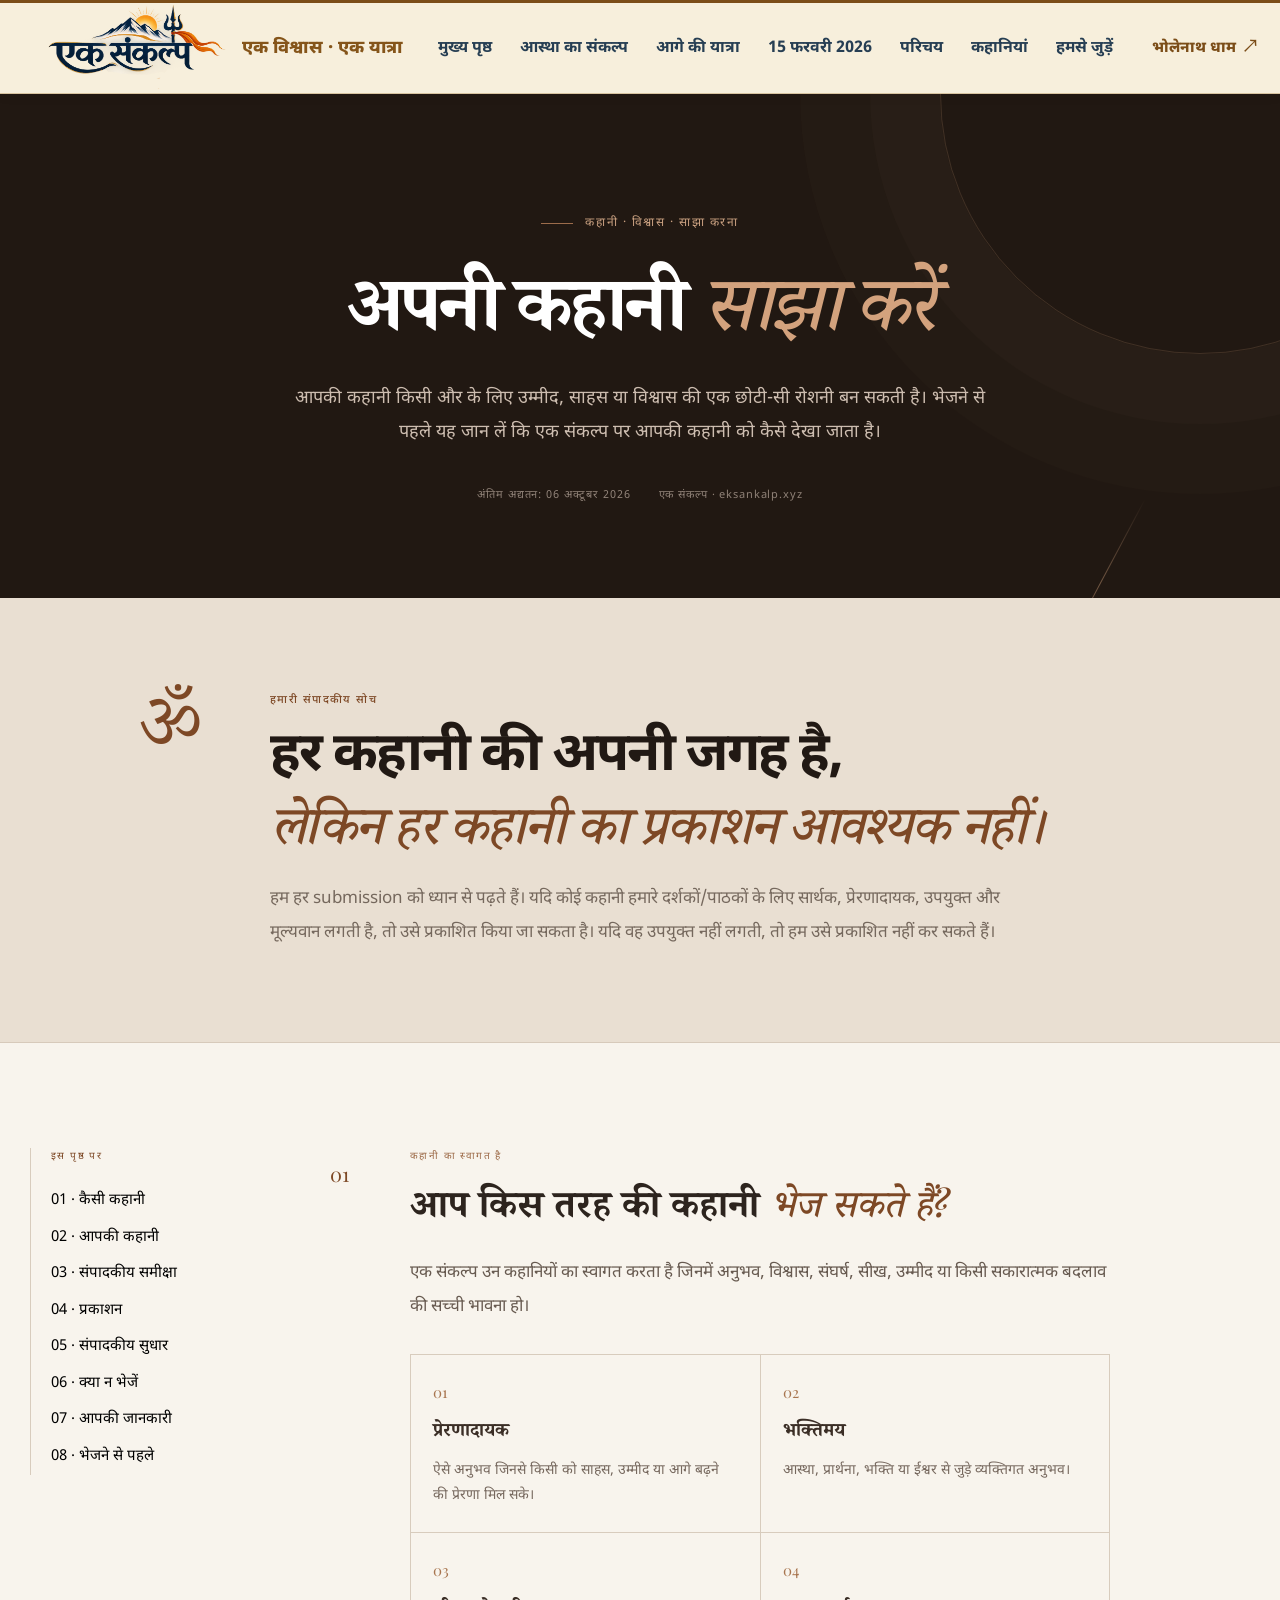
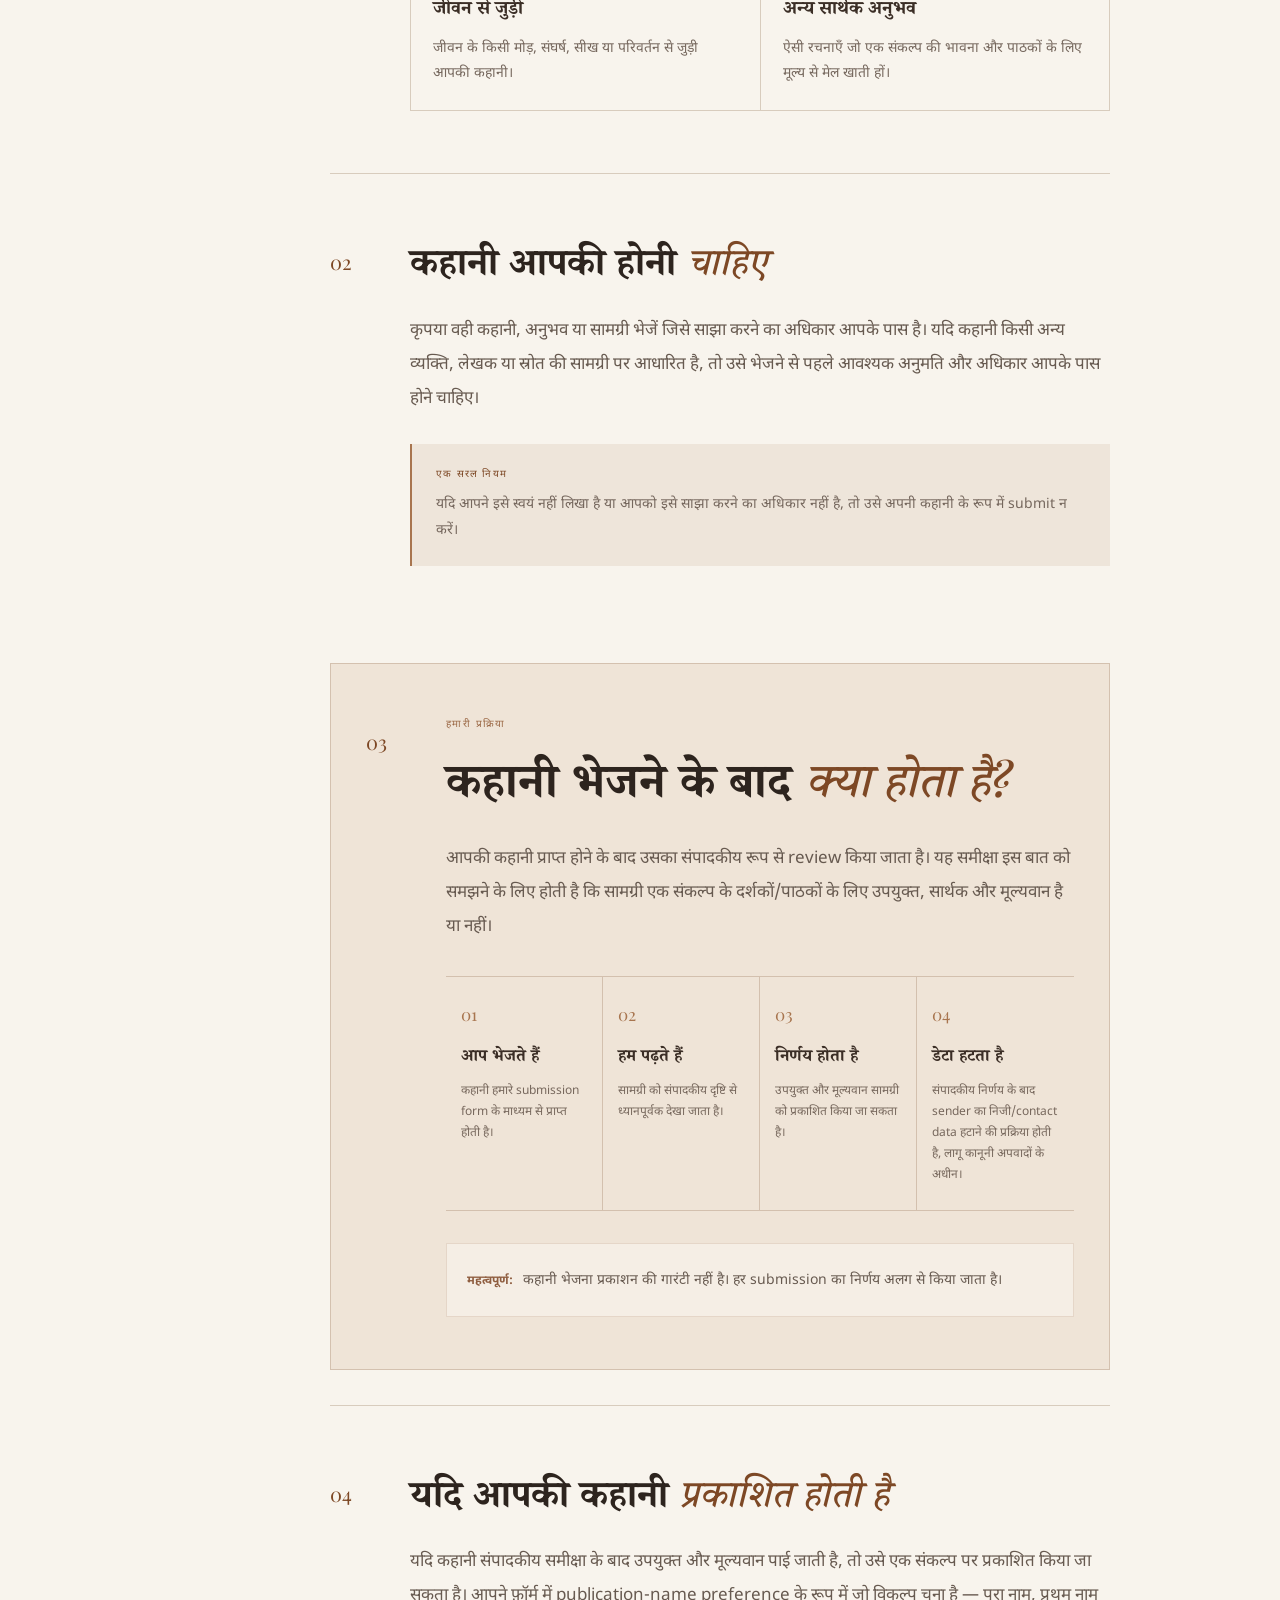
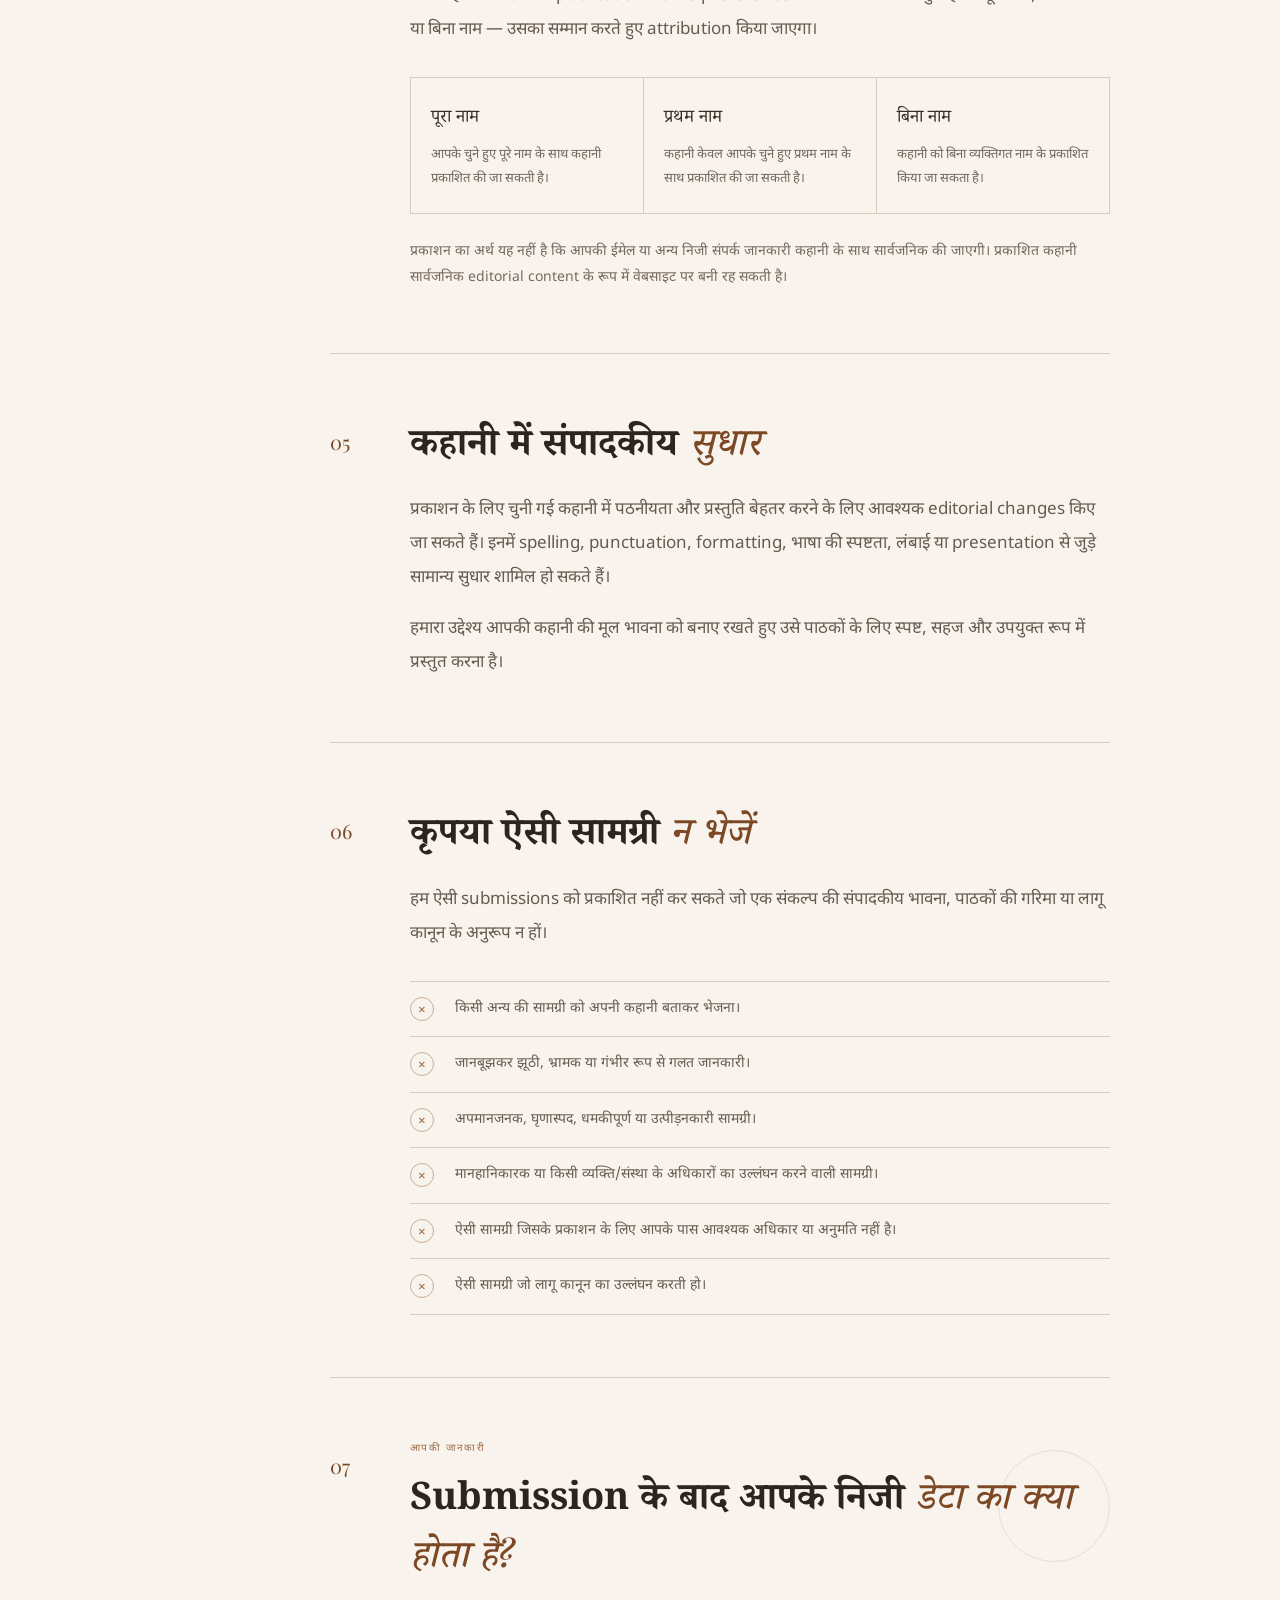
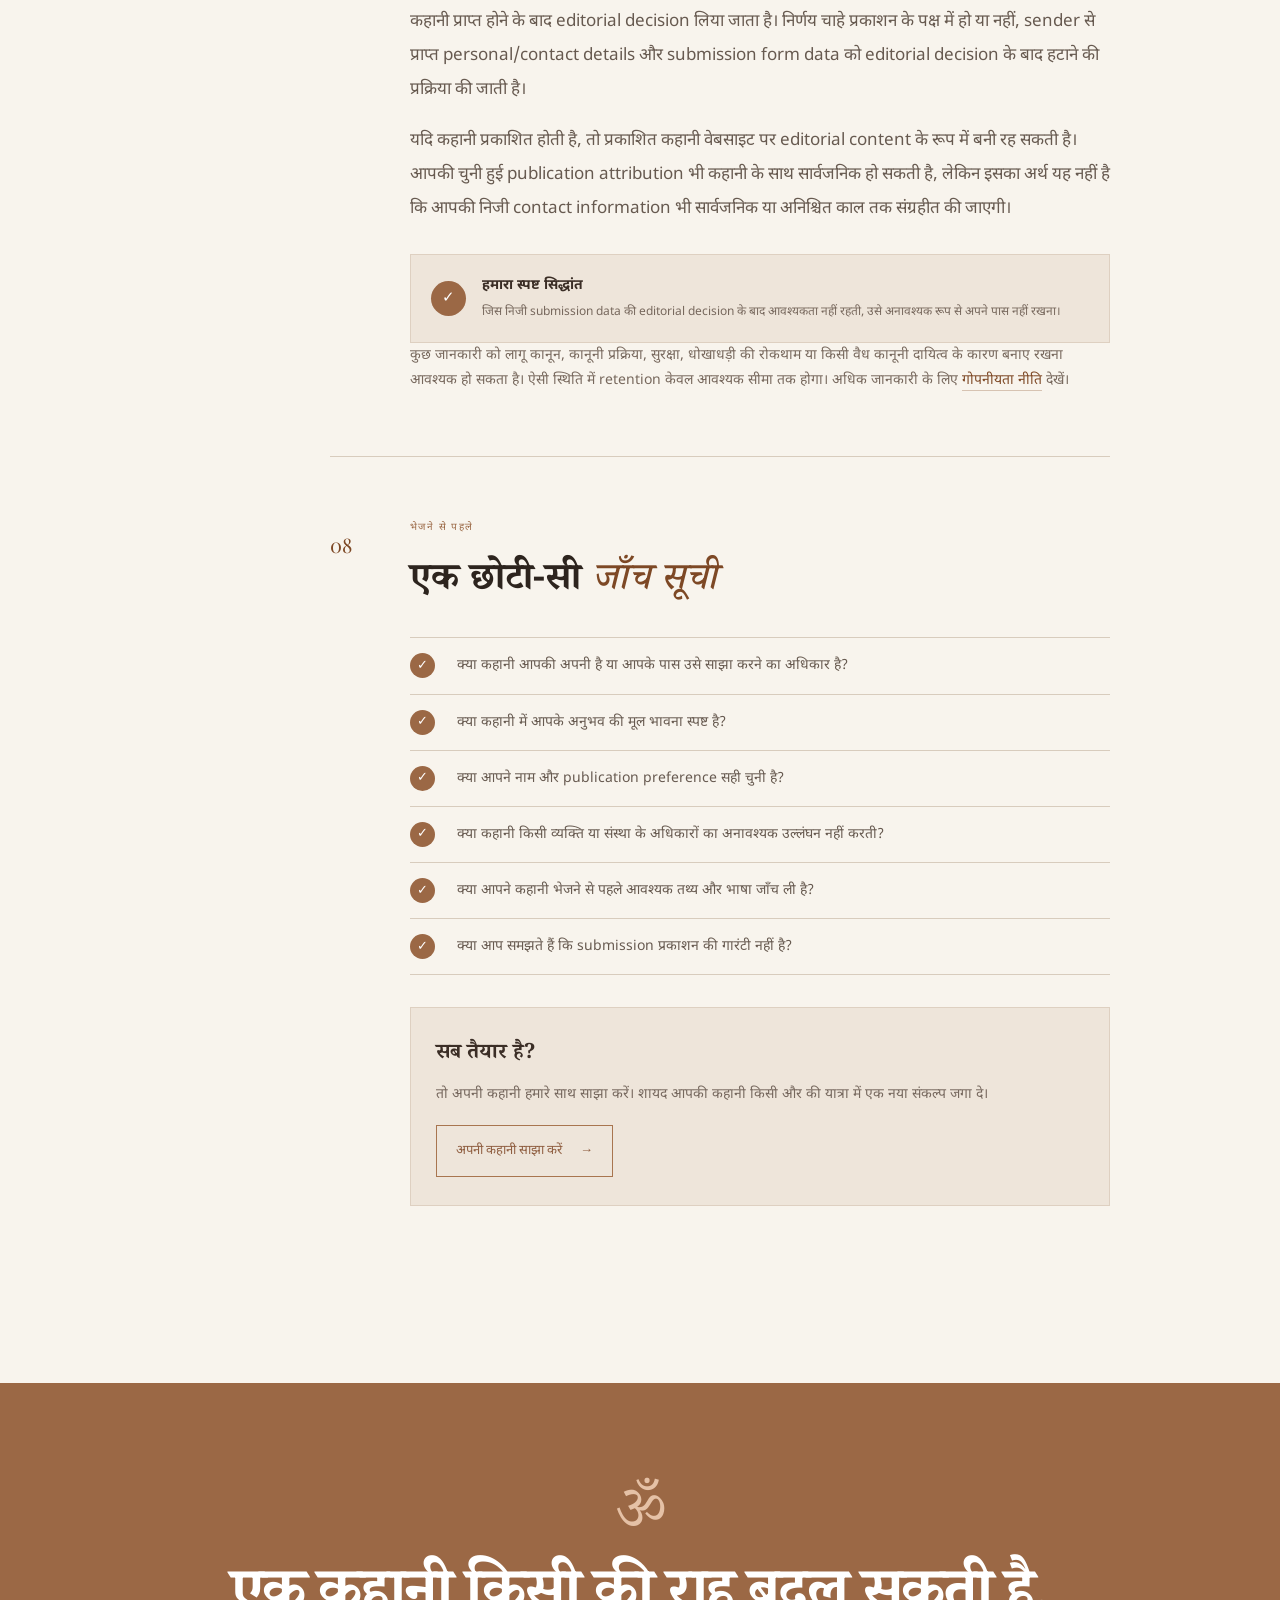
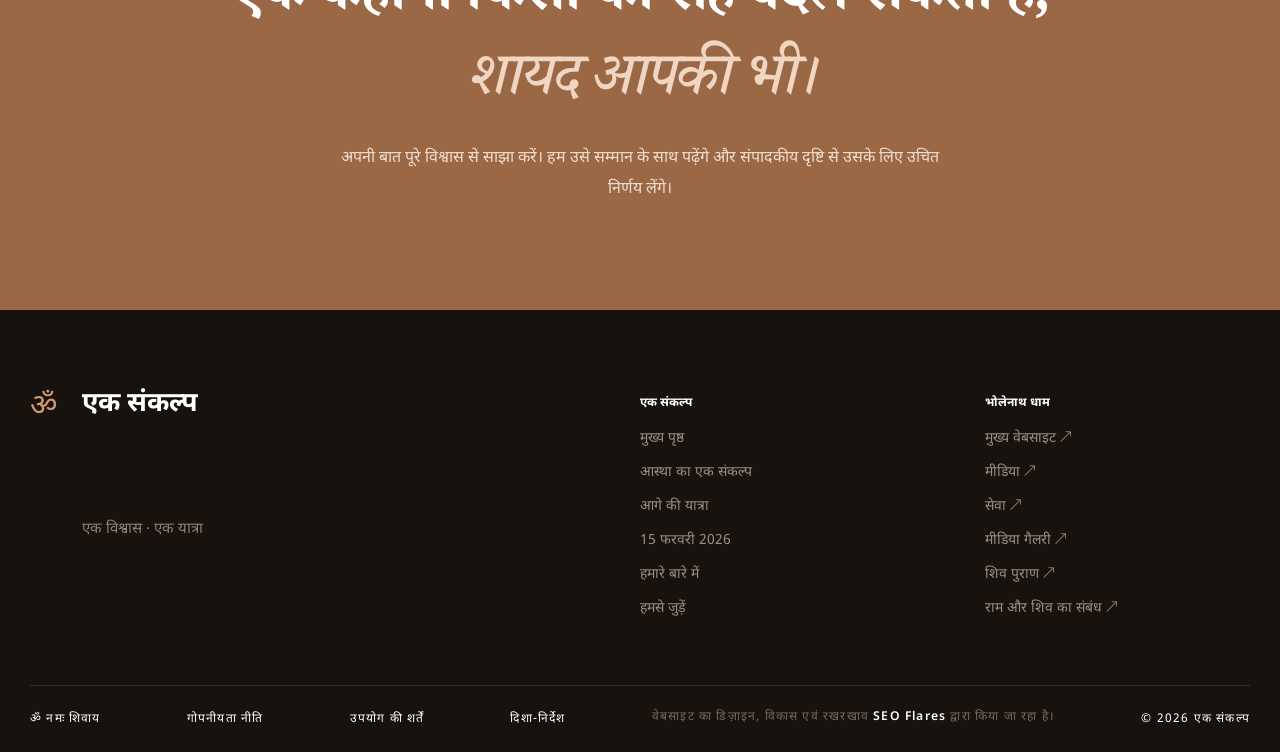
<file: story-submission-guidelines.html>
<!DOCTYPE html>
<html lang="hi">
<head>
  <meta charset="utf-8">
  <meta name="viewport" content="width=device-width, initial-scale=1">

  <title>कहानी भेजने के दिशा-निर्देश | एक संकल्प</title>
  <meta name="description" content="एक संकल्प पर अपनी कहानी भेजने से पहले जानें कि किस तरह की कहानियाँ साझा की जा सकती हैं, संपादकीय समीक्षा कैसे होती है और आपकी submission के साथ क्या होता है।">
  <meta name="author" content="एक संकल्प">
  <meta name="robots" content="index, follow">
  <meta name="theme-color" content="#f8f4ed">
  <meta property="og:locale" content="hi_IN">
  <link rel="canonical" href="https://eksankalp.xyz/story-submission-guidelines.html">

  <link rel="icon" type="image/png" href="images/ek-sankalp-logo.png">
  <link rel="apple-touch-icon" href="images/ek-sankalp-logo.png">

  <link rel="preconnect" href="https://fonts.googleapis.com">
  <link rel="preconnect" href="https://fonts.gstatic.com" crossorigin>
  <link href="https://fonts.googleapis.com/css2?family=Noto+Sans+Devanagari:wght@400;500;600;700;800&family=Noto+Serif+Devanagari:wght@500;600;700;800&family=Playfair+Display:ital,wght@0,500;0,600;1,500;1,600&display=swap" rel="stylesheet">

  <link rel="stylesheet" href="css/style.css?v=3">
  <link rel="stylesheet" href="css/story-submission-guidelines.css?v=1">

  <meta property="og:type" content="website">
  <meta property="og:title" content="कहानी भेजने के दिशा-निर्देश | एक संकल्प">
  <meta property="og:description" content="अपनी कहानी एक संकल्प के साथ साझा करने से पहले submission, संपादकीय समीक्षा और प्रकाशन प्रक्रिया के बारे में जानें।">
  <meta property="og:image" content="https://eksankalp.xyz/images/ek-sankalp-logo.png">
  <meta property="og:url" content="https://eksankalp.xyz/story-submission-guidelines.html">
  <meta property="og:site_name" content="एक संकल्प">

  <meta name="twitter:card" content="summary_large_image">
  <meta name="twitter:title" content="कहानी भेजने के दिशा-निर्देश | एक संकल्प">
  <meta name="twitter:description" content="एक संकल्प पर अपनी कहानी साझा करने से पहले submission और संपादकीय प्रक्रिया के बारे में जानें।">
  <meta name="twitter:image" content="https://eksankalp.xyz/images/ek-sankalp-logo.png">

  <script type="application/ld+json">
  {
    "@context":"https://schema.org",
    "@type":"WebPage",
    "name":"एक संकल्प — कहानी भेजने के दिशा-निर्देश",
    "url":"https://eksankalp.xyz/story-submission-guidelines.html",
    "inLanguage":"hi-IN",
    "description":"एक संकल्प पर कहानी साझा करने के लिए दिशा-निर्देश और संपादकीय समीक्षा प्रक्रिया।",
    "isPartOf":{
      "@type":"WebSite",
      "name":"एक संकल्प",
      "url":"https://eksankalp.xyz/"
    }
  }
  </script>
</head>

<body class="legal-page guidelines-page">

<header class="site-header">
  <div class="topline"></div>
  <div class="nav wrap">
    <a class="logo" href="index.html" aria-label="एक संकल्प मुख्य पृष्ठ">
      <img src="images/ek-sankalp-logo.png" alt="एक संकल्प — एक विश्वास, एक यात्रा">
    </a>

    <div class="brand-motto" aria-label="एक विश्वास · एक यात्रा">एक विश्वास · एक यात्रा</div>

    <button class="mobile-menu-toggle" type="button" aria-label="Open navigation" aria-expanded="false">☰</button>

    <nav aria-label="मुख्य नेविगेशन">
      <a href="https://eksankalp.xyz/">मुख्य पृष्ठ</a>
      <a href="astha-ka-ek-sankalp.html">आस्था का संकल्प</a>
      <a href="sankalp-abhi-baki-hai.html">आगे की यात्रा</a>
      <a href="15-february-2026.html">15 फरवरी 2026</a>
      <a href="about.html">परिचय</a>
      <a href="stories/index.html">कहानियां</a>
      <a href="contact.html">हमसे जुड़ें</a>
    </nav>

    <a class="dham-nav" href="https://bholenathdham.in/" rel="noopener" target="_blank">
      <span>भोलेनाथ धाम</span><b>↗</b>
    </a>
  </div>
</header>

<main>

  <section class="guidelines-hero">
    <div class="guidelines-hero-glow"></div>
    <div class="guidelines-hero-line"></div>

    <div class="wrap guidelines-hero-inner">
      <div class="guidelines-kicker"><span></span>कहानी · विश्वास · साझा करना</div>

      <h1>अपनी कहानी <em>साझा करें</em></h1>

      <p>
        आपकी कहानी किसी और के लिए उम्मीद, साहस या विश्वास की एक छोटी-सी रोशनी बन सकती है।
        भेजने से पहले यह जान लें कि एक संकल्प पर आपकी कहानी को कैसे देखा जाता है।
      </p>

      <div class="guidelines-meta">
        <span>अंतिम अद्यतन: 06 अक्टूबर 2026</span>
        <span>एक संकल्प · eksankalp.xyz</span>
      </div>
    </div>
  </section>

  <section class="guidelines-promise">
    <div class="wrap promise-grid">
      <div class="promise-mark">ॐ</div>

      <div>
        <div class="overline">हमारी संपादकीय सोच</div>

        <h2>
          हर कहानी की अपनी जगह है,<br>
          <em>लेकिन हर कहानी का प्रकाशन आवश्यक नहीं।</em>
        </h2>

        <p>
          हम हर submission को ध्यान से पढ़ते हैं। यदि कोई कहानी हमारे दर्शकों/पाठकों के लिए
          सार्थक, प्रेरणादायक, उपयुक्त और मूल्यवान लगती है, तो उसे प्रकाशित किया जा सकता है।
          यदि वह उपयुक्त नहीं लगती, तो हम उसे प्रकाशित नहीं कर सकते हैं।
        </p>
      </div>
    </div>
  </section>

  <section class="guidelines-content-section">
    <div class="wrap guidelines-layout">

      <aside class="guidelines-index" aria-label="कहानी भेजने के दिशा-निर्देश के अनुभाग">
        <span>इस पृष्ठ पर</span>
        <a href="#stories">01 · कैसी कहानी</a>
        <a href="#original">02 · आपकी कहानी</a>
        <a href="#review">03 · संपादकीय समीक्षा</a>
        <a href="#publication">04 · प्रकाशन</a>
        <a href="#editing">05 · संपादकीय सुधार</a>
        <a href="#not-accepted">06 · क्या न भेजें</a>
        <a href="#privacy">07 · आपकी जानकारी</a>
        <a href="#checklist">08 · भेजने से पहले</a>
      </aside>

      <article class="guidelines-article">

        <section id="stories" class="guidelines-section first">
          <div class="section-number">01</div>

          <div class="section-copy">
            <div class="feature-kicker">कहानी का स्वागत है</div>
            <h2>आप किस तरह की कहानी <em>भेज सकते हैं?</em></h2>

            <p>
              एक संकल्प उन कहानियों का स्वागत करता है जिनमें अनुभव, विश्वास, संघर्ष, सीख,
              उम्मीद या किसी सकारात्मक बदलाव की सच्ची भावना हो।
            </p>

            <div class="story-types">
              <div>
                <span>01</span>
                <strong>प्रेरणादायक</strong>
                <p>ऐसे अनुभव जिनसे किसी को साहस, उम्मीद या आगे बढ़ने की प्रेरणा मिल सके।</p>
              </div>

              <div>
                <span>02</span>
                <strong>भक्तिमय</strong>
                <p>आस्था, प्रार्थना, भक्ति या ईश्वर से जुड़े व्यक्तिगत अनुभव।</p>
              </div>

              <div>
                <span>03</span>
                <strong>जीवन से जुड़ी</strong>
                <p>जीवन के किसी मोड़, संघर्ष, सीख या परिवर्तन से जुड़ी आपकी कहानी।</p>
              </div>

              <div>
                <span>04</span>
                <strong>अन्य सार्थक अनुभव</strong>
                <p>ऐसी रचनाएँ जो एक संकल्प की भावना और पाठकों के लिए मूल्य से मेल खाती हों।</p>
              </div>
            </div>
          </div>
        </section>

        <section id="original" class="guidelines-section">
          <div class="section-number">02</div>

          <div class="section-copy">
            <h2>कहानी आपकी होनी <em>चाहिए</em></h2>

            <p>
              कृपया वही कहानी, अनुभव या सामग्री भेजें जिसे साझा करने का अधिकार आपके पास है।
              यदि कहानी किसी अन्य व्यक्ति, लेखक या स्रोत की सामग्री पर आधारित है, तो उसे भेजने
              से पहले आवश्यक अनुमति और अधिकार आपके पास होने चाहिए।
            </p>

            <div class="guideline-note">
              <span>एक सरल नियम</span>
              <p>
                यदि आपने इसे स्वयं नहीं लिखा है या आपको इसे साझा करने का अधिकार नहीं है,
                तो उसे अपनी कहानी के रूप में submit न करें।
              </p>
            </div>
          </div>
        </section>

        <section id="review" class="guidelines-section featured-section">
          <div class="section-number">03</div>

          <div class="section-copy">
            <div class="feature-kicker">हमारी प्रक्रिया</div>
            <h2>कहानी भेजने के बाद <em>क्या होता है?</em></h2>

            <p>
              आपकी कहानी प्राप्त होने के बाद उसका संपादकीय रूप से review किया जाता है।
              यह समीक्षा इस बात को समझने के लिए होती है कि सामग्री एक संकल्प के दर्शकों/पाठकों
              के लिए उपयुक्त, सार्थक और मूल्यवान है या नहीं।
            </p>

            <div class="review-flow">
              <div>
                <span>01</span>
                <strong>आप भेजते हैं</strong>
                <small>कहानी हमारे submission form के माध्यम से प्राप्त होती है।</small>
              </div>

              <div>
                <span>02</span>
                <strong>हम पढ़ते हैं</strong>
                <small>सामग्री को संपादकीय दृष्टि से ध्यानपूर्वक देखा जाता है।</small>
              </div>

              <div>
                <span>03</span>
                <strong>निर्णय होता है</strong>
                <small>उपयुक्त और मूल्यवान सामग्री को प्रकाशित किया जा सकता है।</small>
              </div>

              <div>
                <span>04</span>
                <strong>डेटा हटता है</strong>
                <small>संपादकीय निर्णय के बाद sender का निजी/contact data हटाने की प्रक्रिया होती है, लागू कानूनी अपवादों के अधीन।</small>
              </div>
            </div>

            <div class="editorial-box">
              <strong>महत्वपूर्ण:</strong>
              <p>
                कहानी भेजना प्रकाशन की गारंटी नहीं है। हर submission का निर्णय अलग से किया जाता है।
              </p>
            </div>
          </div>
        </section>

        <section id="publication" class="guidelines-section">
          <div class="section-number">04</div>

          <div class="section-copy">
            <h2>यदि आपकी कहानी <em>प्रकाशित होती है</em></h2>

            <p>
              यदि कहानी संपादकीय समीक्षा के बाद उपयुक्त और मूल्यवान पाई जाती है, तो उसे
              एक संकल्प पर प्रकाशित किया जा सकता है। आपने फ़ॉर्म में publication-name preference
              के रूप में जो विकल्प चुना है — पूरा नाम, प्रथम नाम या बिना नाम — उसका सम्मान
              करते हुए attribution किया जाएगा।
            </p>

            <div class="publication-grid">
              <div>
                <span>पूरा नाम</span>
                <p>आपके चुने हुए पूरे नाम के साथ कहानी प्रकाशित की जा सकती है।</p>
              </div>

              <div>
                <span>प्रथम नाम</span>
                <p>कहानी केवल आपके चुने हुए प्रथम नाम के साथ प्रकाशित की जा सकती है।</p>
              </div>

              <div>
                <span>बिना नाम</span>
                <p>कहानी को बिना व्यक्तिगत नाम के प्रकाशित किया जा सकता है।</p>
              </div>
            </div>

            <p class="small-print">
              प्रकाशन का अर्थ यह नहीं है कि आपकी ईमेल या अन्य निजी संपर्क जानकारी कहानी के साथ
              सार्वजनिक की जाएगी। प्रकाशित कहानी सार्वजनिक editorial content के रूप में वेबसाइट
              पर बनी रह सकती है।
            </p>
          </div>
        </section>

        <section id="editing" class="guidelines-section">
          <div class="section-number">05</div>

          <div class="section-copy">
            <h2>कहानी में संपादकीय <em>सुधार</em></h2>

            <p>
              प्रकाशन के लिए चुनी गई कहानी में पठनीयता और प्रस्तुति बेहतर करने के लिए आवश्यक
              editorial changes किए जा सकते हैं। इनमें spelling, punctuation, formatting,
              भाषा की स्पष्टता, लंबाई या presentation से जुड़े सामान्य सुधार शामिल हो सकते हैं।
            </p>

            <p>
              हमारा उद्देश्य आपकी कहानी की मूल भावना को बनाए रखते हुए उसे पाठकों के लिए
              स्पष्ट, सहज और उपयुक्त रूप में प्रस्तुत करना है।
            </p>
          </div>
        </section>

        <section id="not-accepted" class="guidelines-section">
          <div class="section-number">06</div>

          <div class="section-copy">
            <h2>कृपया ऐसी सामग्री <em>न भेजें</em></h2>

            <p>
              हम ऐसी submissions को प्रकाशित नहीं कर सकते जो एक संकल्प की संपादकीय भावना,
              पाठकों की गरिमा या लागू कानून के अनुरूप न हों।
            </p>

            <div class="not-accepted-list">
              <div><span>×</span><p>किसी अन्य की सामग्री को अपनी कहानी बताकर भेजना।</p></div>
              <div><span>×</span><p>जानबूझकर झूठी, भ्रामक या गंभीर रूप से गलत जानकारी।</p></div>
              <div><span>×</span><p>अपमानजनक, घृणास्पद, धमकीपूर्ण या उत्पीड़नकारी सामग्री।</p></div>
              <div><span>×</span><p>मानहानिकारक या किसी व्यक्ति/संस्था के अधिकारों का उल्लंघन करने वाली सामग्री।</p></div>
              <div><span>×</span><p>ऐसी सामग्री जिसके प्रकाशन के लिए आपके पास आवश्यक अधिकार या अनुमति नहीं है।</p></div>
              <div><span>×</span><p>ऐसी सामग्री जो लागू कानून का उल्लंघन करती हो।</p></div>
            </div>
          </div>
        </section>

        <section id="privacy" class="guidelines-section deletion-section">
          <div class="section-number">07</div>

          <div class="section-copy">
            <div class="feature-kicker">आपकी जानकारी</div>
            <h2>Submission के बाद आपके निजी <em>डेटा का क्या होता है?</em></h2>

            <p>
              कहानी प्राप्त होने के बाद editorial decision लिया जाता है। निर्णय चाहे प्रकाशन
              के पक्ष में हो या नहीं, sender से प्राप्त personal/contact details और submission
              form data को editorial decision के बाद हटाने की प्रक्रिया की जाती है।
            </p>

            <p>
              यदि कहानी प्रकाशित होती है, तो प्रकाशित कहानी वेबसाइट पर editorial content के रूप
              में बनी रह सकती है। आपकी चुनी हुई publication attribution भी कहानी के साथ सार्वजनिक
              हो सकती है, लेकिन इसका अर्थ यह नहीं है कि आपकी निजी contact information भी सार्वजनिक
              या अनिश्चित काल तक संग्रहीत की जाएगी।
            </p>

            <div class="deletion-mark">
              <span>✓</span>
              <div>
                <strong>हमारा स्पष्ट सिद्धांत</strong>
                <small>
                  जिस निजी submission data की editorial decision के बाद आवश्यकता नहीं रहती,
                  उसे अनावश्यक रूप से अपने पास नहीं रखना।
                </small>
              </div>
            </div>

            <p class="small-print">
              कुछ जानकारी को लागू कानून, कानूनी प्रक्रिया, सुरक्षा, धोखाधड़ी की रोकथाम या
              किसी वैध कानूनी दायित्व के कारण बनाए रखना आवश्यक हो सकता है। ऐसी स्थिति में
              retention केवल आवश्यक सीमा तक होगा। अधिक जानकारी के लिए
              <a class="inline-link" href="privacy-policy.html">गोपनीयता नीति</a> देखें।
            </p>
          </div>
        </section>

        <section id="checklist" class="guidelines-section checklist-section">
          <div class="section-number">08</div>

          <div class="section-copy">
            <div class="feature-kicker">भेजने से पहले</div>
            <h2>एक छोटी-सी <em>जाँच सूची</em></h2>

            <div class="checklist">
              <div><span>✓</span><p>क्या कहानी आपकी अपनी है या आपके पास उसे साझा करने का अधिकार है?</p></div>
              <div><span>✓</span><p>क्या कहानी में आपके अनुभव की मूल भावना स्पष्ट है?</p></div>
              <div><span>✓</span><p>क्या आपने नाम और publication preference सही चुनी है?</p></div>
              <div><span>✓</span><p>क्या कहानी किसी व्यक्ति या संस्था के अधिकारों का अनावश्यक उल्लंघन नहीं करती?</p></div>
              <div><span>✓</span><p>क्या आपने कहानी भेजने से पहले आवश्यक तथ्य और भाषा जाँच ली है?</p></div>
              <div><span>✓</span><p>क्या आप समझते हैं कि submission प्रकाशन की गारंटी नहीं है?</p></div>
            </div>

            <div class="final-note">
              <strong>सब तैयार है?</strong>
              <p>तो अपनी कहानी हमारे साथ साझा करें। शायद आपकी कहानी किसी और की यात्रा में एक नया संकल्प जगा दे।</p>
              <a class="guidelines-button" href="contact.html">अपनी कहानी साझा करें <span>→</span></a>
            </div>
          </div>
        </section>

      </article>
    </div>
  </section>

  <section class="guidelines-closing">
    <div class="wrap guidelines-closing-inner">
      <span>ॐ</span>
      <h2>एक कहानी किसी की राह बदल सकती है,<br><em>शायद आपकी भी।</em></h2>
      <p>
        अपनी बात पूरे विश्वास से साझा करें। हम उसे सम्मान के साथ पढ़ेंगे और
        संपादकीय दृष्टि से उसके लिए उचित निर्णय लेंगे।
      </p>
    </div>
  </section>

</main>

<footer>
  <div class="wrap footer-main">
    <div class="footer-logo">
      <span>ॐ</span>
      <strong>एक संकल्प</strong>
      <small>एक विश्वास · एक यात्रा</small>
    </div>
    <div>
      <h3>एक संकल्प</h3>
      <a href="index.html">मुख्य पृष्ठ</a>
      <a href="astha-ka-ek-sankalp.html">आस्था का एक संकल्प</a>
      <a href="sankalp-abhi-baki-hai.html">आगे की यात्रा</a>
      <a href="15-february-2026.html">15 फरवरी 2026</a>
      <a href="about.html">हमारे बारे में</a>
      <a href="contact.html">हमसे जुड़ें</a>
    </div>
    <div>
      <h3>भोलेनाथ धाम</h3>
      <a href="https://bholenathdham.in/" target="_blank" rel="noopener">मुख्य वेबसाइट ↗</a>
      <a href="https://bholenathdham.in/media.html" target="_blank" rel="noopener">मीडिया ↗</a>
      <a href="https://bholenathdham.in/seva.html" target="_blank" rel="noopener">सेवा ↗</a>
      <a href="https://bholenathdham.in/media.html" target="_blank" rel="noopener">मीडिया गैलरी ↗</a>
      <a href="https://bholenathdham.in/shiva-purana/shiva-purana.html" target="_blank" rel="noopener">शिव पुराण ↗</a>
      <a href="https://bholenathdham.in/explore/rama-shiva/index.html" target="_blank" rel="noopener">राम और शिव का संबंध ↗</a>
    </div>
  </div>
  <div class="wrap footer-bottom">
  <span>ॐ नमः शिवाय</span>

   <span>
    <a href="privacy-policy.html">
      गोपनीयता नीति 
    </a>
  </span> 

  <span>
    <a href="terms.html">
      उपयोग की शर्तें 
    </a>
  </span> 

  <span>
    <a href="story-submission-guidelines.html">
      दिशा-निर्देश
    </a>
  </span> 

   <span class="footer-credit">
    <a href="https://seoflares.info/" target="_blank" rel="noopener noreferrer">
      वेबसाइट का डिज़ाइन, विकास एवं रखरखाव <strong>SEO Flares</strong> द्वारा किया जा रहा है।
    </a>
  </span>

  <span>© 2026 एक संकल्प</span>  
</div>
</footer>

<script>
document.addEventListener("DOMContentLoaded", function () {
  const button = document.querySelector(".mobile-menu-toggle");
  const nav = document.querySelector(".site-header nav");
  if (!button || !nav) return;
  button.addEventListener("click", function () {
    const isOpen = nav.classList.toggle("mobile-open");
    button.classList.toggle("is-open", isOpen);
    button.setAttribute("aria-expanded", isOpen ? "true" : "false");
    button.setAttribute("aria-label", isOpen ? "Close navigation" : "Open navigation");
  });
  nav.querySelectorAll("a").forEach(function (link) {
    link.addEventListener("click", function () {
      nav.classList.remove("mobile-open");
      button.classList.remove("is-open");
      button.setAttribute("aria-expanded", "false");
      button.setAttribute("aria-label", "Open navigation");
    });
  });
});
</script>
</body>
</html>
</file>
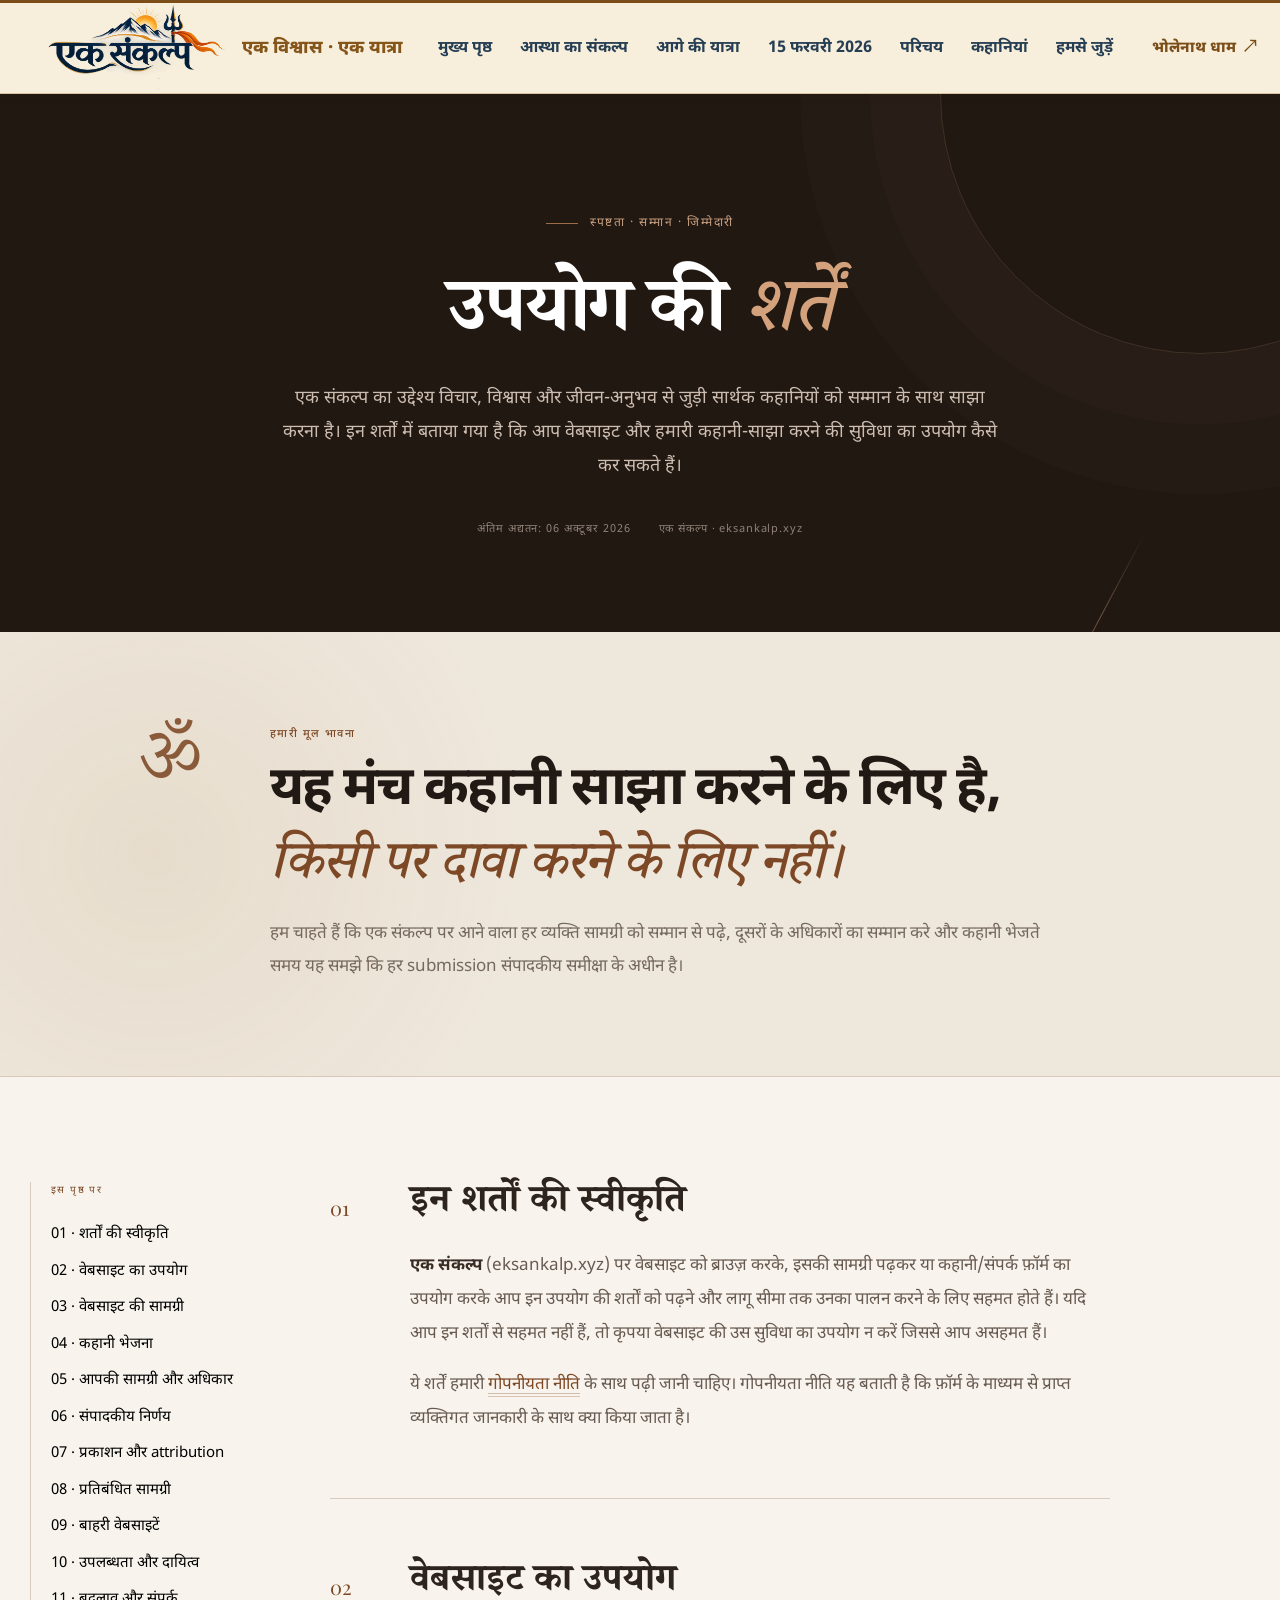
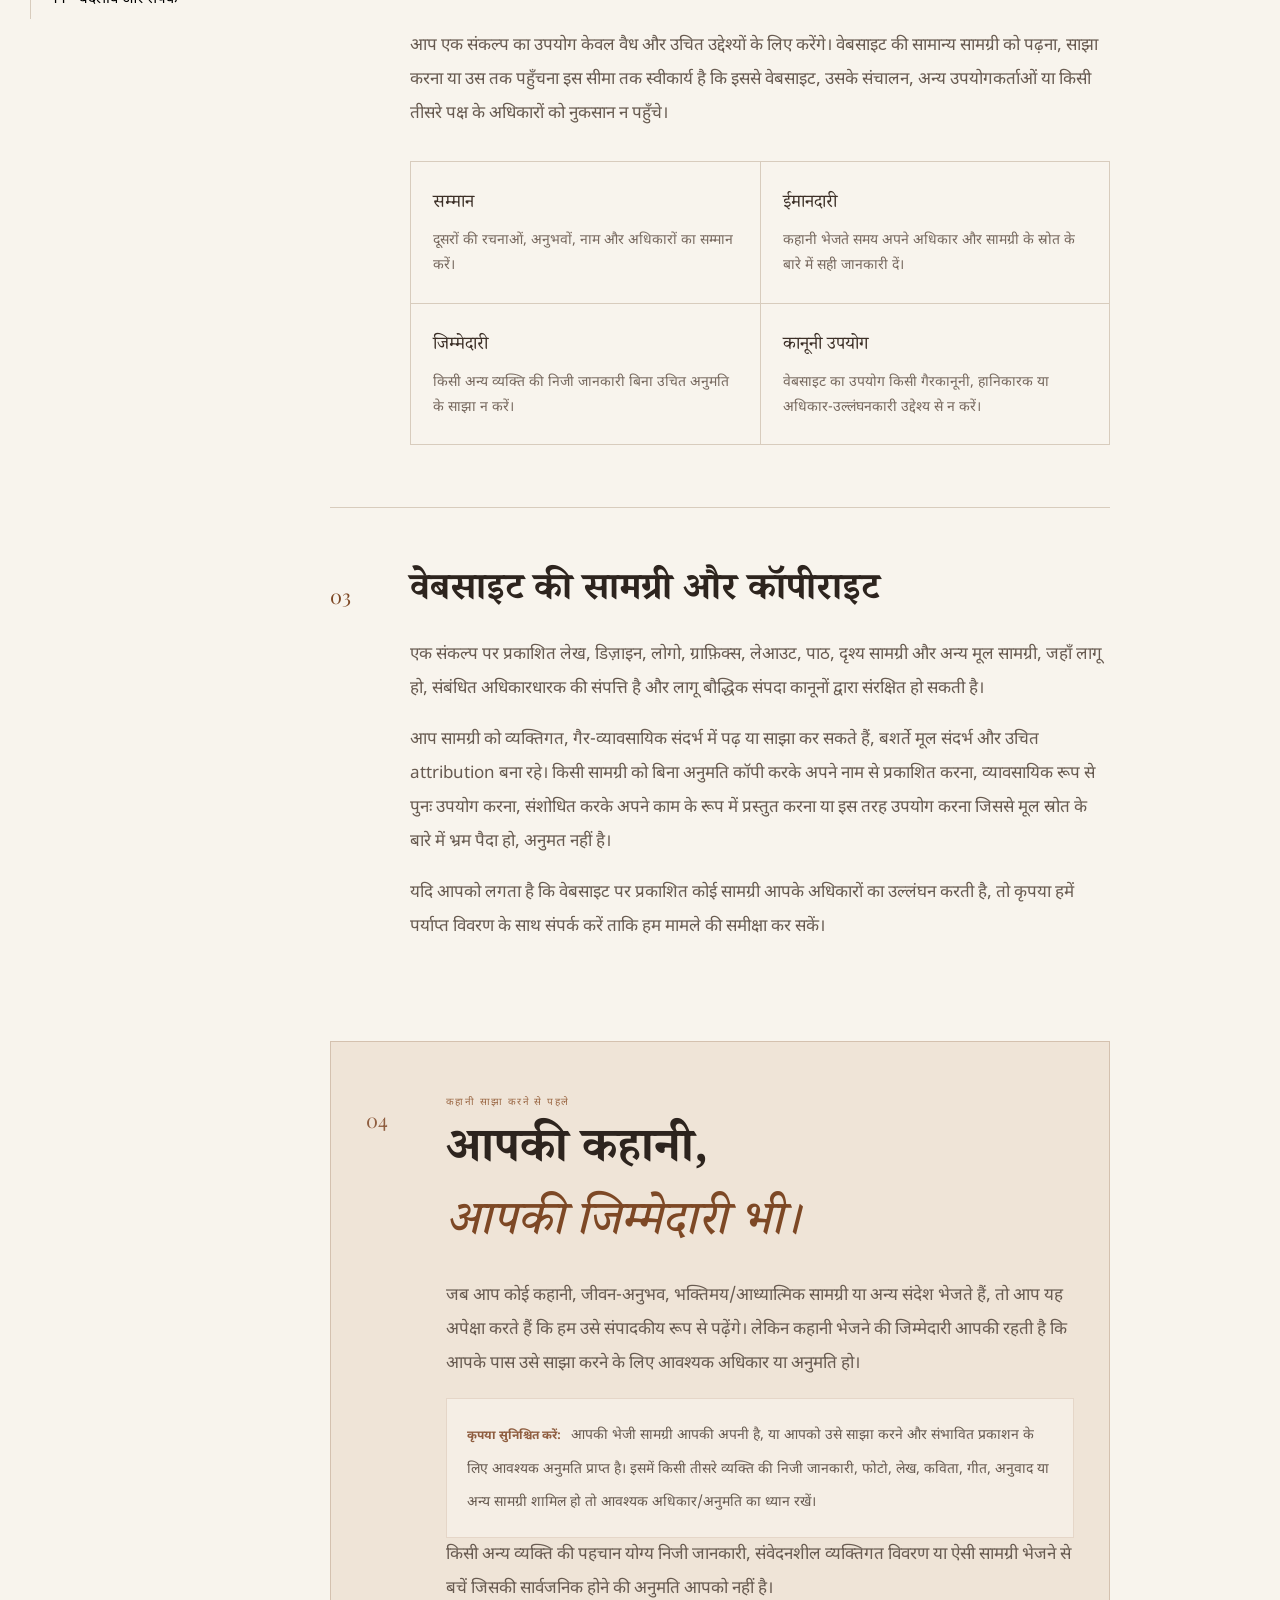
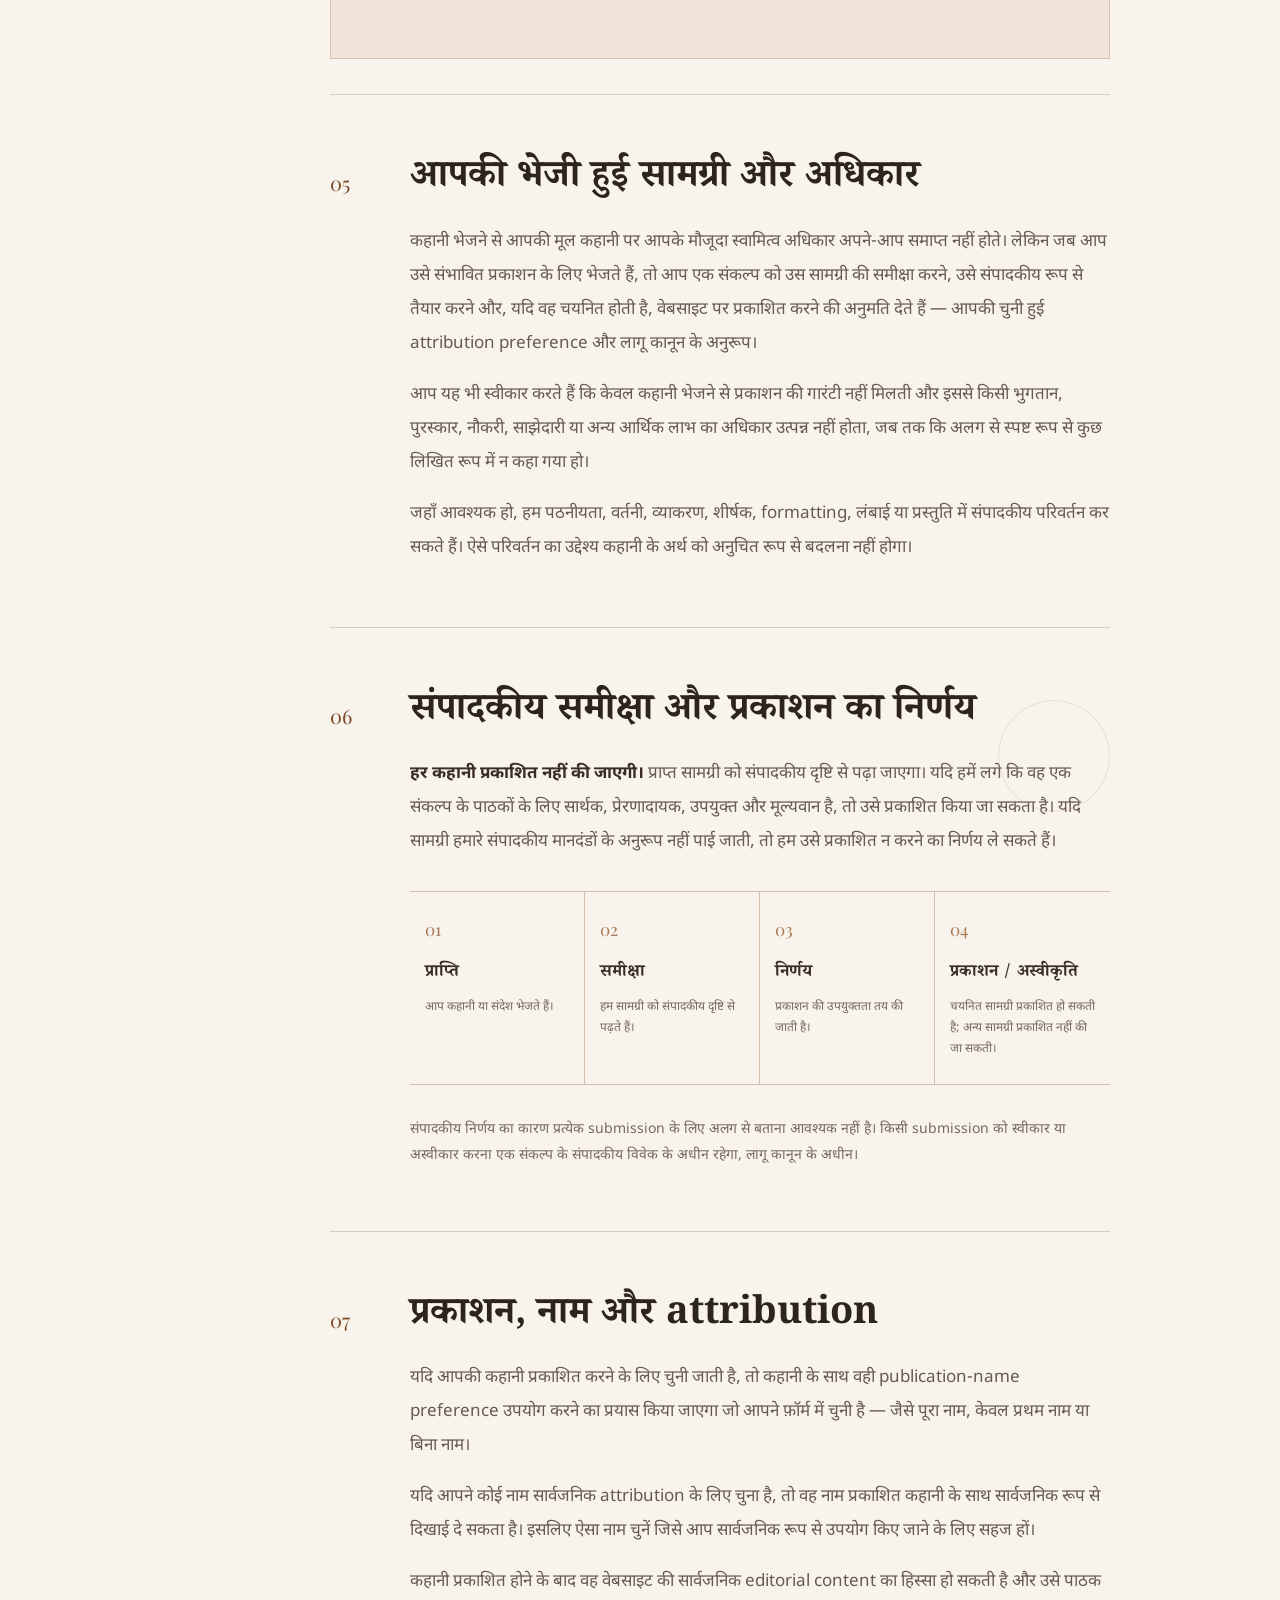
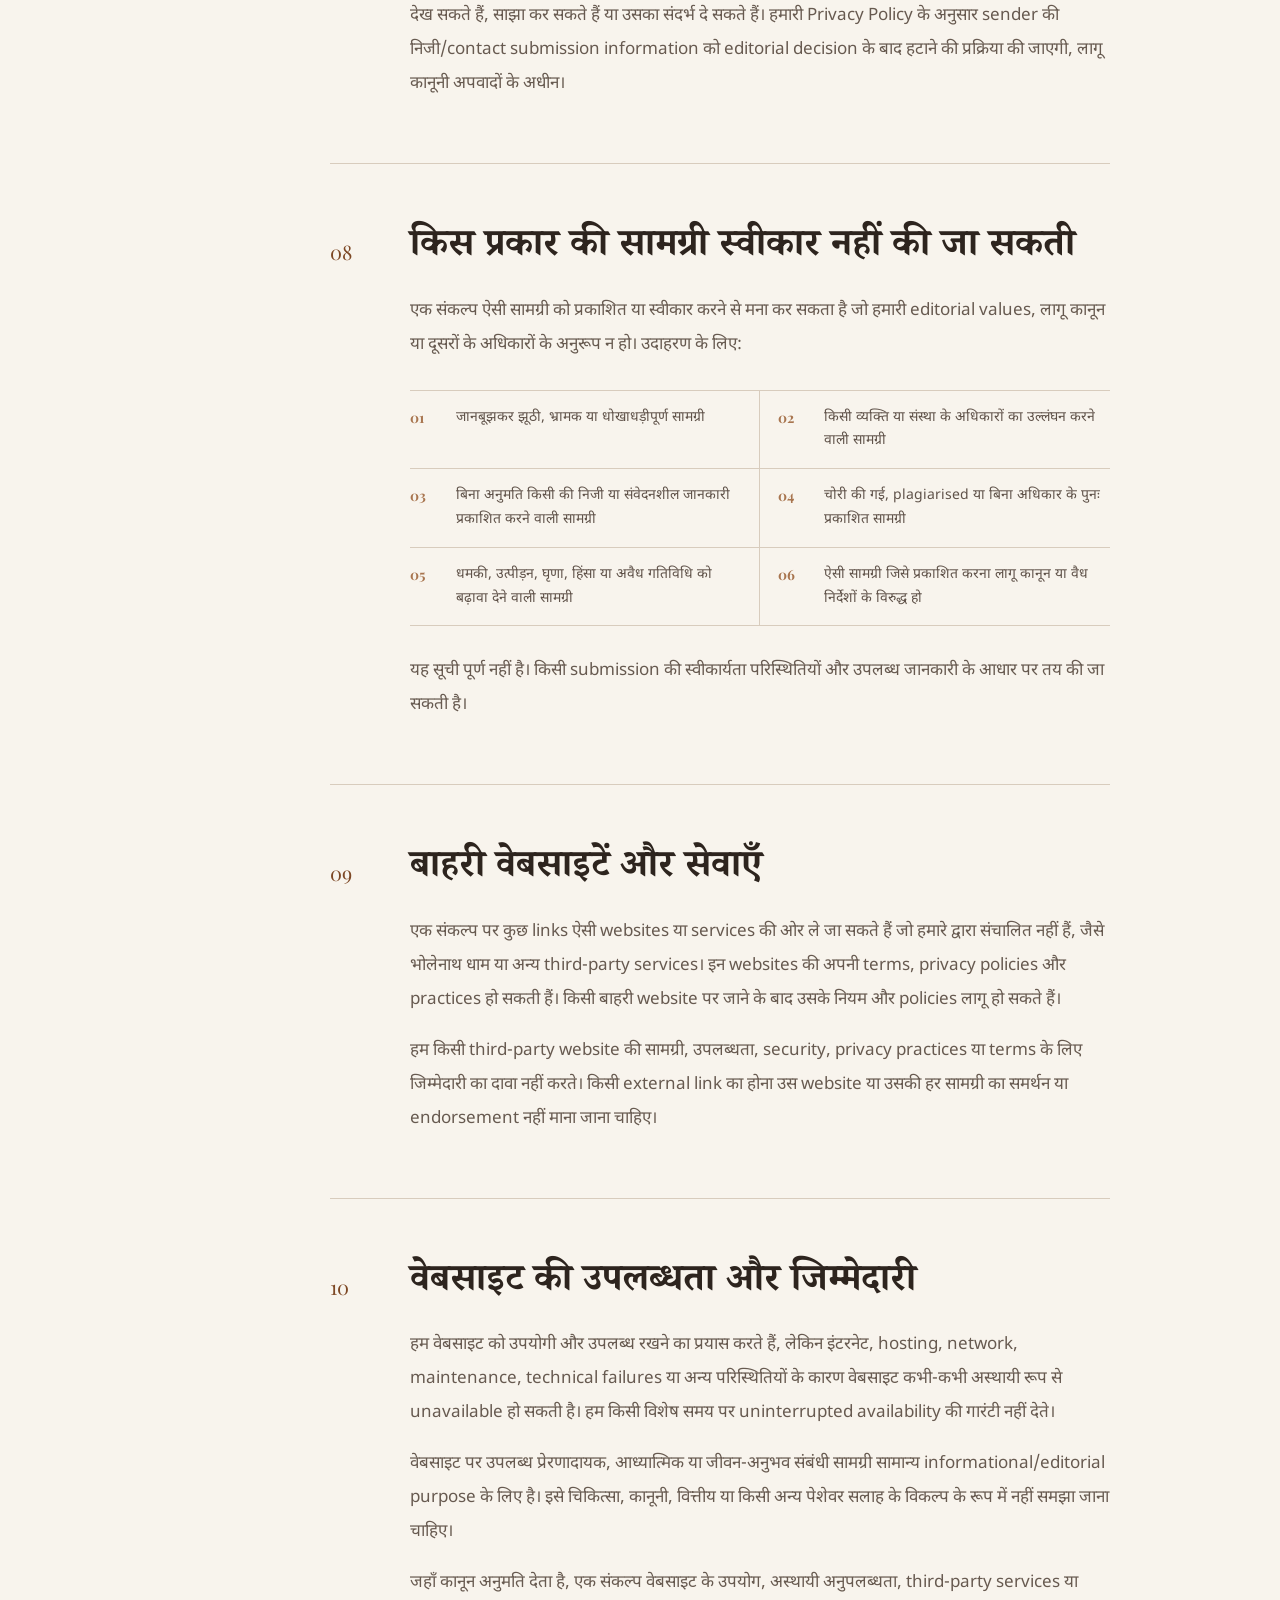
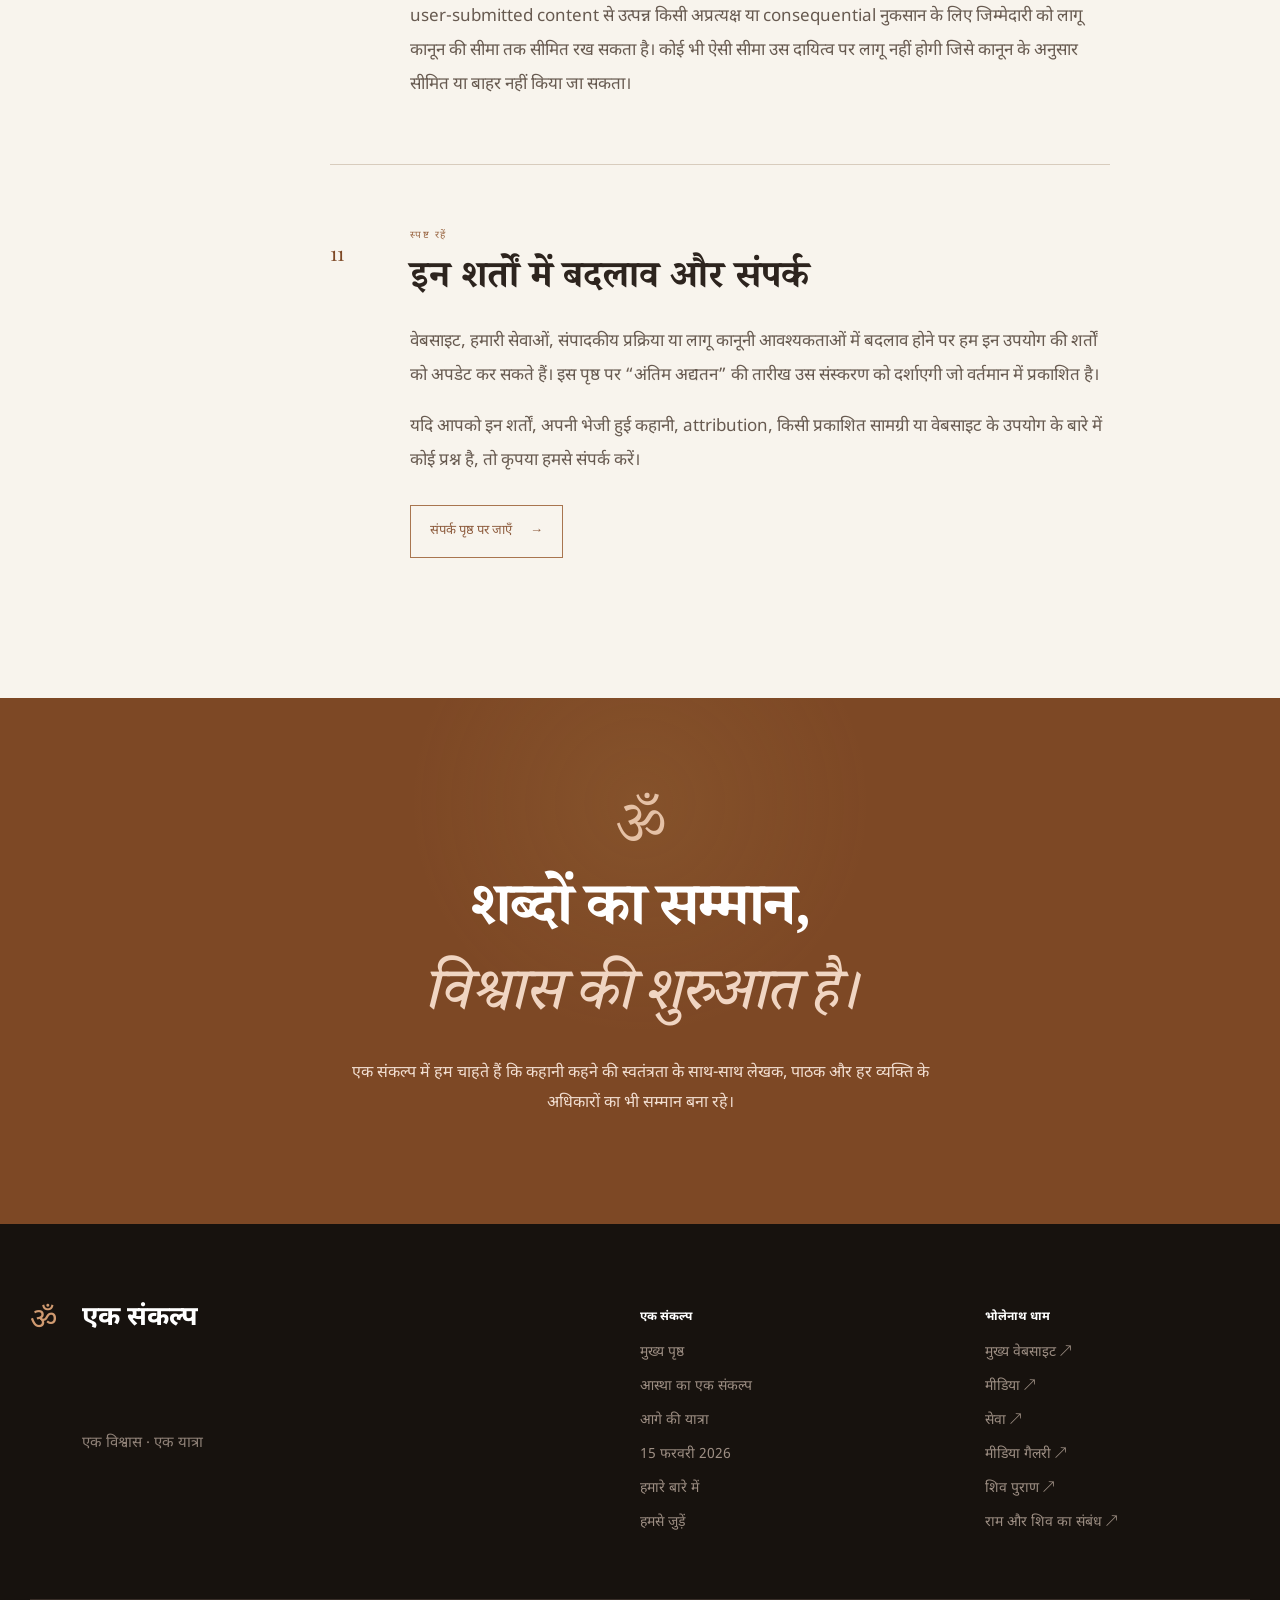
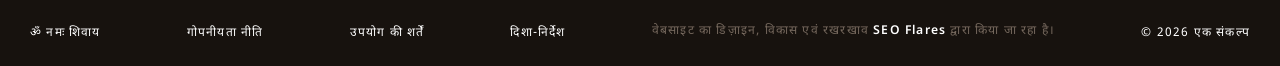
<file: terms.html>
<!DOCTYPE html>
<html lang="hi">
<head>
  <meta charset="utf-8">
  <meta name="viewport" content="width=device-width, initial-scale=1">

  <title>उपयोग की शर्तें | एक संकल्प</title>
  <meta name="description" content="एक संकल्प की उपयोग की शर्तें। वेबसाइट के उपयोग, कॉपीराइट, कहानी-साझा करने, संपादकीय समीक्षा, प्रकाशन और उपयोगकर्ता की जिम्मेदारियों के बारे में स्पष्ट जानकारी।">
  <meta name="author" content="एक संकल्प">
  <meta name="robots" content="noindex, follow">
  <meta name="theme-color" content="#f8f4ed">
  <meta property="og:locale" content="hi_IN">
  <link rel="canonical" href="https://eksankalp.xyz/terms.html">

  <link rel="icon" type="image/png" href="images/ek-sankalp-logo.png">
  <link rel="apple-touch-icon" href="images/ek-sankalp-logo.png">

  <link rel="preconnect" href="https://fonts.googleapis.com">
  <link rel="preconnect" href="https://fonts.gstatic.com" crossorigin>
  <link href="https://fonts.googleapis.com/css2?family=Noto+Sans+Devanagari:wght@400;500;600;700;800&family=Noto+Serif+Devanagari:wght@500;600;700;800&family=Playfair+Display:ital,wght@0,500;0,600;1,500;1,600&display=swap" rel="stylesheet">

  <link rel="stylesheet" href="css/style.css?v=3">
  <link rel="stylesheet" href="css/privacy-policy.css?v=1">
  <link rel="stylesheet" href="css/terms.css?v=1">

  <meta property="og:type" content="website">
  <meta property="og:title" content="उपयोग की शर्तें | एक संकल्प">
  <meta property="og:description" content="एक संकल्प की वेबसाइट और कहानी-साझा करने की सुविधा के उपयोग से जुड़ी स्पष्ट और पारदर्शी शर्तें।">
  <meta property="og:image" content="https://eksankalp.xyz/images/ek-sankalp-logo.png">
  <meta property="og:url" content="https://eksankalp.xyz/terms.html">
  <meta property="og:site_name" content="एक संकल्प">

  <meta name="twitter:card" content="summary_large_image">
  <meta name="twitter:title" content="उपयोग की शर्तें | एक संकल्प">
  <meta name="twitter:description" content="एक संकल्प की वेबसाइट, सामग्री और कहानी-साझा करने की सुविधा के उपयोग की शर्तें।">
  <meta name="twitter:image" content="https://eksankalp.xyz/images/ek-sankalp-logo.png">

  <script type="application/ld+json">
  {
    "@context":"https://schema.org",
    "@type":"WebPage",
    "name":"एक संकल्प — उपयोग की शर्तें",
    "url":"https://eksankalp.xyz/terms.html",
    "inLanguage":"hi-IN",
    "description":"एक संकल्प की वेबसाइट, सामग्री और कहानी-साझा करने की सुविधा के उपयोग से संबंधित शर्तें।",
    "isPartOf":{"@type":"WebSite","name":"एक संकल्प","url":"https://eksankalp.xyz/"}
  }
  </script>
</head>

<body class="legal-page terms-page">
<header class="site-header">
  <div class="topline"></div>
  <div class="nav wrap">
    <a class="logo" href="index.html" aria-label="एक संकल्प मुख्य पृष्ठ">
      <img src="images/ek-sankalp-logo.png" alt="एक संकल्प — एक विश्वास, एक यात्रा">
    </a>
    <div class="brand-motto" aria-label="एक विश्वास · एक यात्रा">एक विश्वास · एक यात्रा</div>

    <button class="mobile-menu-toggle" type="button" aria-label="Open navigation" aria-expanded="false">☰</button>

    <nav aria-label="मुख्य नेविगेशन">
      <a href="https://eksankalp.xyz/">मुख्य पृष्ठ</a>
      <a href="astha-ka-ek-sankalp.html">आस्था का संकल्प</a>
      <a href="sankalp-abhi-baki-hai.html">आगे की यात्रा</a>
      <a href="15-february-2026.html">15 फरवरी 2026</a>
      <a href="about.html">परिचय</a>
      <a href="stories/index.html">कहानियां</a>
      <a href="contact.html">हमसे जुड़ें</a>
    </nav>

    <a class="dham-nav" href="https://bholenathdham.in/" rel="noopener" target="_blank">
      <span>भोलेनाथ धाम</span><b>↗</b>
    </a>
  </div>
</header>

<main>
  <section class="legal-hero terms-hero">
    <div class="legal-hero-glow"></div>
    <div class="legal-hero-line"></div>
    <div class="wrap legal-hero-inner">
      <div class="legal-kicker"><span></span>स्पष्टता · सम्मान · जिम्मेदारी</div>
      <h1>उपयोग की <em>शर्तें</em></h1>
      <p>एक संकल्प का उद्देश्य विचार, विश्वास और जीवन-अनुभव से जुड़ी सार्थक कहानियों को सम्मान के साथ साझा करना है। इन शर्तों में बताया गया है कि आप वेबसाइट और हमारी कहानी-साझा करने की सुविधा का उपयोग कैसे कर सकते हैं।</p>
      <div class="legal-meta">
        <span>अंतिम अद्यतन: 06 अक्टूबर 2026</span>
        <span>एक संकल्प · eksankalp.xyz</span>
      </div>
    </div>
  </section>

  <section class="privacy-promise terms-promise">
    <div class="wrap promise-grid">
      <div class="promise-mark">ॐ</div>
      <div>
        <div class="overline">हमारी मूल भावना</div>
        <h2>यह मंच कहानी साझा करने के लिए है,<br><em>किसी पर दावा करने के लिए नहीं।</em></h2>
        <p>हम चाहते हैं कि एक संकल्प पर आने वाला हर व्यक्ति सामग्री को सम्मान से पढ़े, दूसरों के अधिकारों का सम्मान करे और कहानी भेजते समय यह समझे कि हर submission संपादकीय समीक्षा के अधीन है।</p>
      </div>
    </div>
  </section>

  <section class="legal-content-section">
    <div class="wrap legal-layout">
      <aside class="legal-index" aria-label="उपयोग की शर्तों के अनुभाग">
        <span>इस पृष्ठ पर</span>
        <a href="#acceptance">01 · शर्तों की स्वीकृति</a>
        <a href="#website">02 · वेबसाइट का उपयोग</a>
        <a href="#content">03 · वेबसाइट की सामग्री</a>
        <a href="#submission">04 · कहानी भेजना</a>
        <a href="#rights">05 · आपकी सामग्री और अधिकार</a>
        <a href="#editorial">06 · संपादकीय निर्णय</a>
        <a href="#publication">07 · प्रकाशन और attribution</a>
        <a href="#prohibited">08 · प्रतिबंधित सामग्री</a>
        <a href="#external">09 · बाहरी वेबसाइटें</a>
        <a href="#availability">10 · उपलब्धता और दायित्व</a>
        <a href="#changes">11 · बदलाव और संपर्क</a>
      </aside>

      <article class="legal-article">
        <section id="acceptance" class="legal-section first">
          <div class="section-number">01</div>
          <div class="section-copy">
            <h2>इन शर्तों की स्वीकृति</h2>
            <p><strong>एक संकल्प</strong> (eksankalp.xyz) पर वेबसाइट को ब्राउज़ करके, इसकी सामग्री पढ़कर या कहानी/संपर्क फ़ॉर्म का उपयोग करके आप इन उपयोग की शर्तों को पढ़ने और लागू सीमा तक उनका पालन करने के लिए सहमत होते हैं। यदि आप इन शर्तों से सहमत नहीं हैं, तो कृपया वेबसाइट की उस सुविधा का उपयोग न करें जिससे आप असहमत हैं।</p>
            <p>ये शर्तें हमारी <a class="inline-link" href="privacy-policy.html">गोपनीयता नीति</a> के साथ पढ़ी जानी चाहिए। गोपनीयता नीति यह बताती है कि फ़ॉर्म के माध्यम से प्राप्त व्यक्तिगत जानकारी के साथ क्या किया जाता है।</p>
          </div>
        </section>

        <section id="website" class="legal-section">
          <div class="section-number">02</div>
          <div class="section-copy">
            <h2>वेबसाइट का उपयोग</h2>
            <p>आप एक संकल्प का उपयोग केवल वैध और उचित उद्देश्यों के लिए करेंगे। वेबसाइट की सामान्य सामग्री को पढ़ना, साझा करना या उस तक पहुँचना इस सीमा तक स्वीकार्य है कि इससे वेबसाइट, उसके संचालन, अन्य उपयोगकर्ताओं या किसी तीसरे पक्ष के अधिकारों को नुकसान न पहुँचे।</p>
            <div class="purpose-cards">
              <div><span>सम्मान</span><p>दूसरों की रचनाओं, अनुभवों, नाम और अधिकारों का सम्मान करें।</p></div>
              <div><span>ईमानदारी</span><p>कहानी भेजते समय अपने अधिकार और सामग्री के स्रोत के बारे में सही जानकारी दें।</p></div>
              <div><span>जिम्मेदारी</span><p>किसी अन्य व्यक्ति की निजी जानकारी बिना उचित अनुमति के साझा न करें।</p></div>
              <div><span>कानूनी उपयोग</span><p>वेबसाइट का उपयोग किसी गैरकानूनी, हानिकारक या अधिकार-उल्लंघनकारी उद्देश्य से न करें।</p></div>
            </div>
          </div>
        </section>

        <section id="content" class="legal-section">
          <div class="section-number">03</div>
          <div class="section-copy">
            <h2>वेबसाइट की सामग्री और कॉपीराइट</h2>
            <p>एक संकल्प पर प्रकाशित लेख, डिज़ाइन, लोगो, ग्राफ़िक्स, लेआउट, पाठ, दृश्य सामग्री और अन्य मूल सामग्री, जहाँ लागू हो, संबंधित अधिकारधारक की संपत्ति है और लागू बौद्धिक संपदा कानूनों द्वारा संरक्षित हो सकती है।</p>
            <p>आप सामग्री को व्यक्तिगत, गैर-व्यावसायिक संदर्भ में पढ़ या साझा कर सकते हैं, बशर्ते मूल संदर्भ और उचित attribution बना रहे। किसी सामग्री को बिना अनुमति कॉपी करके अपने नाम से प्रकाशित करना, व्यावसायिक रूप से पुनः उपयोग करना, संशोधित करके अपने काम के रूप में प्रस्तुत करना या इस तरह उपयोग करना जिससे मूल स्रोत के बारे में भ्रम पैदा हो, अनुमत नहीं है।</p>
            <p>यदि आपको लगता है कि वेबसाइट पर प्रकाशित कोई सामग्री आपके अधिकारों का उल्लंघन करती है, तो कृपया हमें पर्याप्त विवरण के साथ संपर्क करें ताकि हम मामले की समीक्षा कर सकें।</p>
          </div>
        </section>

        <section id="submission" class="legal-section featured-section">
          <div class="section-number">04</div>
          <div class="section-copy">
            <div class="feature-kicker">कहानी साझा करने से पहले</div>
            <h2>आपकी कहानी,<br><em>आपकी जिम्मेदारी भी।</em></h2>
            <p>जब आप कोई कहानी, जीवन-अनुभव, भक्तिमय/आध्यात्मिक सामग्री या अन्य संदेश भेजते हैं, तो आप यह अपेक्षा करते हैं कि हम उसे संपादकीय रूप से पढ़ेंगे। लेकिन कहानी भेजने की जिम्मेदारी आपकी रहती है कि आपके पास उसे साझा करने के लिए आवश्यक अधिकार या अनुमति हो।</p>

            <div class="editorial-box">
              <strong>कृपया सुनिश्चित करें:</strong>
              <p>आपकी भेजी सामग्री आपकी अपनी है, या आपको उसे साझा करने और संभावित प्रकाशन के लिए आवश्यक अनुमति प्राप्त है। इसमें किसी तीसरे व्यक्ति की निजी जानकारी, फोटो, लेख, कविता, गीत, अनुवाद या अन्य सामग्री शामिल हो तो आवश्यक अधिकार/अनुमति का ध्यान रखें।</p>
            </div>

            <p>किसी अन्य व्यक्ति की पहचान योग्य निजी जानकारी, संवेदनशील व्यक्तिगत विवरण या ऐसी सामग्री भेजने से बचें जिसकी सार्वजनिक होने की अनुमति आपको नहीं है।</p>
          </div>
        </section>

        <section id="rights" class="legal-section">
          <div class="section-number">05</div>
          <div class="section-copy">
            <h2>आपकी भेजी हुई सामग्री और अधिकार</h2>
            <p>कहानी भेजने से आपकी मूल कहानी पर आपके मौजूदा स्वामित्व अधिकार अपने-आप समाप्त नहीं होते। लेकिन जब आप उसे संभावित प्रकाशन के लिए भेजते हैं, तो आप एक संकल्प को उस सामग्री की समीक्षा करने, उसे संपादकीय रूप से तैयार करने और, यदि वह चयनित होती है, वेबसाइट पर प्रकाशित करने की अनुमति देते हैं — आपकी चुनी हुई attribution preference और लागू कानून के अनुरूप।</p>
            <p>आप यह भी स्वीकार करते हैं कि केवल कहानी भेजने से प्रकाशन की गारंटी नहीं मिलती और इससे किसी भुगतान, पुरस्कार, नौकरी, साझेदारी या अन्य आर्थिक लाभ का अधिकार उत्पन्न नहीं होता, जब तक कि अलग से स्पष्ट रूप से कुछ लिखित रूप में न कहा गया हो।</p>
            <p>जहाँ आवश्यक हो, हम पठनीयता, वर्तनी, व्याकरण, शीर्षक, formatting, लंबाई या प्रस्तुति में संपादकीय परिवर्तन कर सकते हैं। ऐसे परिवर्तन का उद्देश्य कहानी के अर्थ को अनुचित रूप से बदलना नहीं होगा।</p>
          </div>
        </section>

        <section id="editorial" class="legal-section deletion-section">
          <div class="section-number">06</div>
          <div class="section-copy">
            <h2>संपादकीय समीक्षा और प्रकाशन का निर्णय</h2>
            <p><strong>हर कहानी प्रकाशित नहीं की जाएगी।</strong> प्राप्त सामग्री को संपादकीय दृष्टि से पढ़ा जाएगा। यदि हमें लगे कि वह एक संकल्प के पाठकों के लिए सार्थक, प्रेरणादायक, उपयुक्त और मूल्यवान है, तो उसे प्रकाशित किया जा सकता है। यदि सामग्री हमारे संपादकीय मानदंडों के अनुरूप नहीं पाई जाती, तो हम उसे प्रकाशित न करने का निर्णय ले सकते हैं।</p>

            <div class="review-flow">
              <div><span>01</span><strong>प्राप्ति</strong><small>आप कहानी या संदेश भेजते हैं।</small></div>
              <div><span>02</span><strong>समीक्षा</strong><small>हम सामग्री को संपादकीय दृष्टि से पढ़ते हैं।</small></div>
              <div><span>03</span><strong>निर्णय</strong><small>प्रकाशन की उपयुक्तता तय की जाती है।</small></div>
              <div><span>04</span><strong>प्रकाशन / अस्वीकृति</strong><small>चयनित सामग्री प्रकाशित हो सकती है; अन्य सामग्री प्रकाशित नहीं की जा सकती।</small></div>
            </div>

            <p class="small-print">संपादकीय निर्णय का कारण प्रत्येक submission के लिए अलग से बताना आवश्यक नहीं है। किसी submission को स्वीकार या अस्वीकार करना एक संकल्प के संपादकीय विवेक के अधीन रहेगा, लागू कानून के अधीन।</p>
          </div>
        </section>

        <section id="publication" class="legal-section">
          <div class="section-number">07</div>
          <div class="section-copy">
            <h2>प्रकाशन, नाम और attribution</h2>
            <p>यदि आपकी कहानी प्रकाशित करने के लिए चुनी जाती है, तो कहानी के साथ वही publication-name preference उपयोग करने का प्रयास किया जाएगा जो आपने फ़ॉर्म में चुनी है — जैसे पूरा नाम, केवल प्रथम नाम या बिना नाम।</p>
            <p>यदि आपने कोई नाम सार्वजनिक attribution के लिए चुना है, तो वह नाम प्रकाशित कहानी के साथ सार्वजनिक रूप से दिखाई दे सकता है। इसलिए ऐसा नाम चुनें जिसे आप सार्वजनिक रूप से उपयोग किए जाने के लिए सहज हों।</p>
            <p>कहानी प्रकाशित होने के बाद वह वेबसाइट की सार्वजनिक editorial content का हिस्सा हो सकती है और उसे पाठक देख सकते हैं, साझा कर सकते हैं या उसका संदर्भ दे सकते हैं। हमारी Privacy Policy के अनुसार sender की निजी/contact submission information को editorial decision के बाद हटाने की प्रक्रिया की जाएगी, लागू कानूनी अपवादों के अधीन।</p>
          </div>
        </section>

        <section id="prohibited" class="legal-section">
          <div class="section-number">08</div>
          <div class="section-copy">
            <h2>किस प्रकार की सामग्री स्वीकार नहीं की जा सकती</h2>
            <p>एक संकल्प ऐसी सामग्री को प्रकाशित या स्वीकार करने से मना कर सकता है जो हमारी editorial values, लागू कानून या दूसरों के अधिकारों के अनुरूप न हो। उदाहरण के लिए:</p>
            <div class="legal-list terms-list">
              <div><b>01</b><span>जानबूझकर झूठी, भ्रामक या धोखाधड़ीपूर्ण सामग्री</span></div>
              <div><b>02</b><span>किसी व्यक्ति या संस्था के अधिकारों का उल्लंघन करने वाली सामग्री</span></div>
              <div><b>03</b><span>बिना अनुमति किसी की निजी या संवेदनशील जानकारी प्रकाशित करने वाली सामग्री</span></div>
              <div><b>04</b><span>चोरी की गई, plagiarised या बिना अधिकार के पुनः प्रकाशित सामग्री</span></div>
              <div><b>05</b><span>धमकी, उत्पीड़न, घृणा, हिंसा या अवैध गतिविधि को बढ़ावा देने वाली सामग्री</span></div>
              <div><b>06</b><span>ऐसी सामग्री जिसे प्रकाशित करना लागू कानून या वैध निर्देशों के विरुद्ध हो</span></div>
            </div>
            <p>यह सूची पूर्ण नहीं है। किसी submission की स्वीकार्यता परिस्थितियों और उपलब्ध जानकारी के आधार पर तय की जा सकती है।</p>
          </div>
        </section>

        <section id="external" class="legal-section">
          <div class="section-number">09</div>
          <div class="section-copy">
            <h2>बाहरी वेबसाइटें और सेवाएँ</h2>
            <p>एक संकल्प पर कुछ links ऐसी websites या services की ओर ले जा सकते हैं जो हमारे द्वारा संचालित नहीं हैं, जैसे भोलेनाथ धाम या अन्य third-party services। इन websites की अपनी terms, privacy policies और practices हो सकती हैं। किसी बाहरी website पर जाने के बाद उसके नियम और policies लागू हो सकते हैं।</p>
            <p>हम किसी third-party website की सामग्री, उपलब्धता, security, privacy practices या terms के लिए जिम्मेदारी का दावा नहीं करते। किसी external link का होना उस website या उसकी हर सामग्री का समर्थन या endorsement नहीं माना जाना चाहिए।</p>
          </div>
        </section>

        <section id="availability" class="legal-section">
          <div class="section-number">10</div>
          <div class="section-copy">
            <h2>वेबसाइट की उपलब्धता और जिम्मेदारी</h2>
            <p>हम वेबसाइट को उपयोगी और उपलब्ध रखने का प्रयास करते हैं, लेकिन इंटरनेट, hosting, network, maintenance, technical failures या अन्य परिस्थितियों के कारण वेबसाइट कभी-कभी अस्थायी रूप से unavailable हो सकती है। हम किसी विशेष समय पर uninterrupted availability की गारंटी नहीं देते।</p>
            <p>वेबसाइट पर उपलब्ध प्रेरणादायक, आध्यात्मिक या जीवन-अनुभव संबंधी सामग्री सामान्य informational/editorial purpose के लिए है। इसे चिकित्सा, कानूनी, वित्तीय या किसी अन्य पेशेवर सलाह के विकल्प के रूप में नहीं समझा जाना चाहिए।</p>
            <p>जहाँ कानून अनुमति देता है, एक संकल्प वेबसाइट के उपयोग, अस्थायी अनुपलब्धता, third-party services या user-submitted content से उत्पन्न किसी अप्रत्यक्ष या consequential नुकसान के लिए जिम्मेदारी को लागू कानून की सीमा तक सीमित रख सकता है। कोई भी ऐसी सीमा उस दायित्व पर लागू नहीं होगी जिसे कानून के अनुसार सीमित या बाहर नहीं किया जा सकता।</p>
          </div>
        </section>

        <section id="changes" class="legal-section contact-legal-section">
          <div class="section-number">11</div>
          <div class="section-copy">
            <div class="feature-kicker">स्पष्ट रहें</div>
            <h2>इन शर्तों में बदलाव और संपर्क</h2>
            <p>वेबसाइट, हमारी सेवाओं, संपादकीय प्रक्रिया या लागू कानूनी आवश्यकताओं में बदलाव होने पर हम इन उपयोग की शर्तों को अपडेट कर सकते हैं। इस पृष्ठ पर “अंतिम अद्यतन” की तारीख उस संस्करण को दर्शाएगी जो वर्तमान में प्रकाशित है।</p>
            <p>यदि आपको इन शर्तों, अपनी भेजी हुई कहानी, attribution, किसी प्रकाशित सामग्री या वेबसाइट के उपयोग के बारे में कोई प्रश्न है, तो कृपया हमसे संपर्क करें।</p>
            <a class="legal-button" href="contact.html">संपर्क पृष्ठ पर जाएँ <span>→</span></a>
          </div>
        </section>
      </article>
    </div>
  </section>

  <section class="legal-closing terms-closing">
    <div class="wrap legal-closing-inner">
      <span>ॐ</span>
      <h2>शब्दों का सम्मान,<br><em>विश्वास की शुरुआत है।</em></h2>
      <p>एक संकल्प में हम चाहते हैं कि कहानी कहने की स्वतंत्रता के साथ-साथ लेखक, पाठक और हर व्यक्ति के अधिकारों का भी सम्मान बना रहे।</p>
    </div>
  </section>
</main>

<footer>
  <div class="wrap footer-main">
    <div class="footer-logo">
      <span>ॐ</span>
      <strong>एक संकल्प</strong>
      <small>एक विश्वास · एक यात्रा</small>
    </div>
    <div>
      <h3>एक संकल्प</h3>
      <a href="index.html">मुख्य पृष्ठ</a>
      <a href="astha-ka-ek-sankalp.html">आस्था का एक संकल्प</a>
      <a href="sankalp-abhi-baki-hai.html">आगे की यात्रा</a>
      <a href="15-february-2026.html">15 फरवरी 2026</a>
      <a href="about.html">हमारे बारे में</a>
      <a href="contact.html">हमसे जुड़ें</a>
    </div>
    <div>
      <h3>भोलेनाथ धाम</h3>
      <a href="https://bholenathdham.in/" target="_blank" rel="noopener">मुख्य वेबसाइट ↗</a>
      <a href="https://bholenathdham.in/media.html" target="_blank" rel="noopener">मीडिया ↗</a>
      <a href="https://bholenathdham.in/seva.html" target="_blank" rel="noopener">सेवा ↗</a>
      <a href="https://bholenathdham.in/media.html" target="_blank" rel="noopener">मीडिया गैलरी ↗</a>
      <a href="https://bholenathdham.in/shiva-purana/shiva-purana.html" target="_blank" rel="noopener">शिव पुराण ↗</a>
      <a href="https://bholenathdham.in/explore/rama-shiva/index.html" target="_blank" rel="noopener">राम और शिव का संबंध ↗</a>
    </div>
  </div>
  <div class="wrap footer-bottom">
  <span>ॐ नमः शिवाय</span>

   <span>
    <a href="privacy-policy.html">
      गोपनीयता नीति 
    </a>
  </span> 

  <span>
    <a href="terms.html">
      उपयोग की शर्तें 
    </a>
  </span> 

  <span>
    <a href="story-submission-guidelines.html">
      दिशा-निर्देश
    </a>
  </span> 

   <span class="footer-credit">
    <a href="https://seoflares.info/" target="_blank" rel="noopener noreferrer">
      वेबसाइट का डिज़ाइन, विकास एवं रखरखाव <strong>SEO Flares</strong> द्वारा किया जा रहा है।
    </a>
  </span>

  <span>© 2026 एक संकल्प</span>  
</div>
</footer>

<script>
document.addEventListener("DOMContentLoaded", function () {
  const button = document.querySelector(".mobile-menu-toggle");
  const nav = document.querySelector(".site-header nav");
  if (!button || !nav) return;
  button.addEventListener("click", function () {
    const isOpen = nav.classList.toggle("mobile-open");
    button.classList.toggle("is-open", isOpen);
    button.setAttribute("aria-expanded", isOpen ? "true" : "false");
    button.setAttribute("aria-label", isOpen ? "Close navigation" : "Open navigation");
  });
  nav.querySelectorAll("a").forEach(function (link) {
    link.addEventListener("click", function () {
      nav.classList.remove("mobile-open");
      button.classList.remove("is-open");
      button.setAttribute("aria-expanded", "false");
      button.setAttribute("aria-label", "Open navigation");
    });
  });
});
</script>
</body>
</html>
</file>
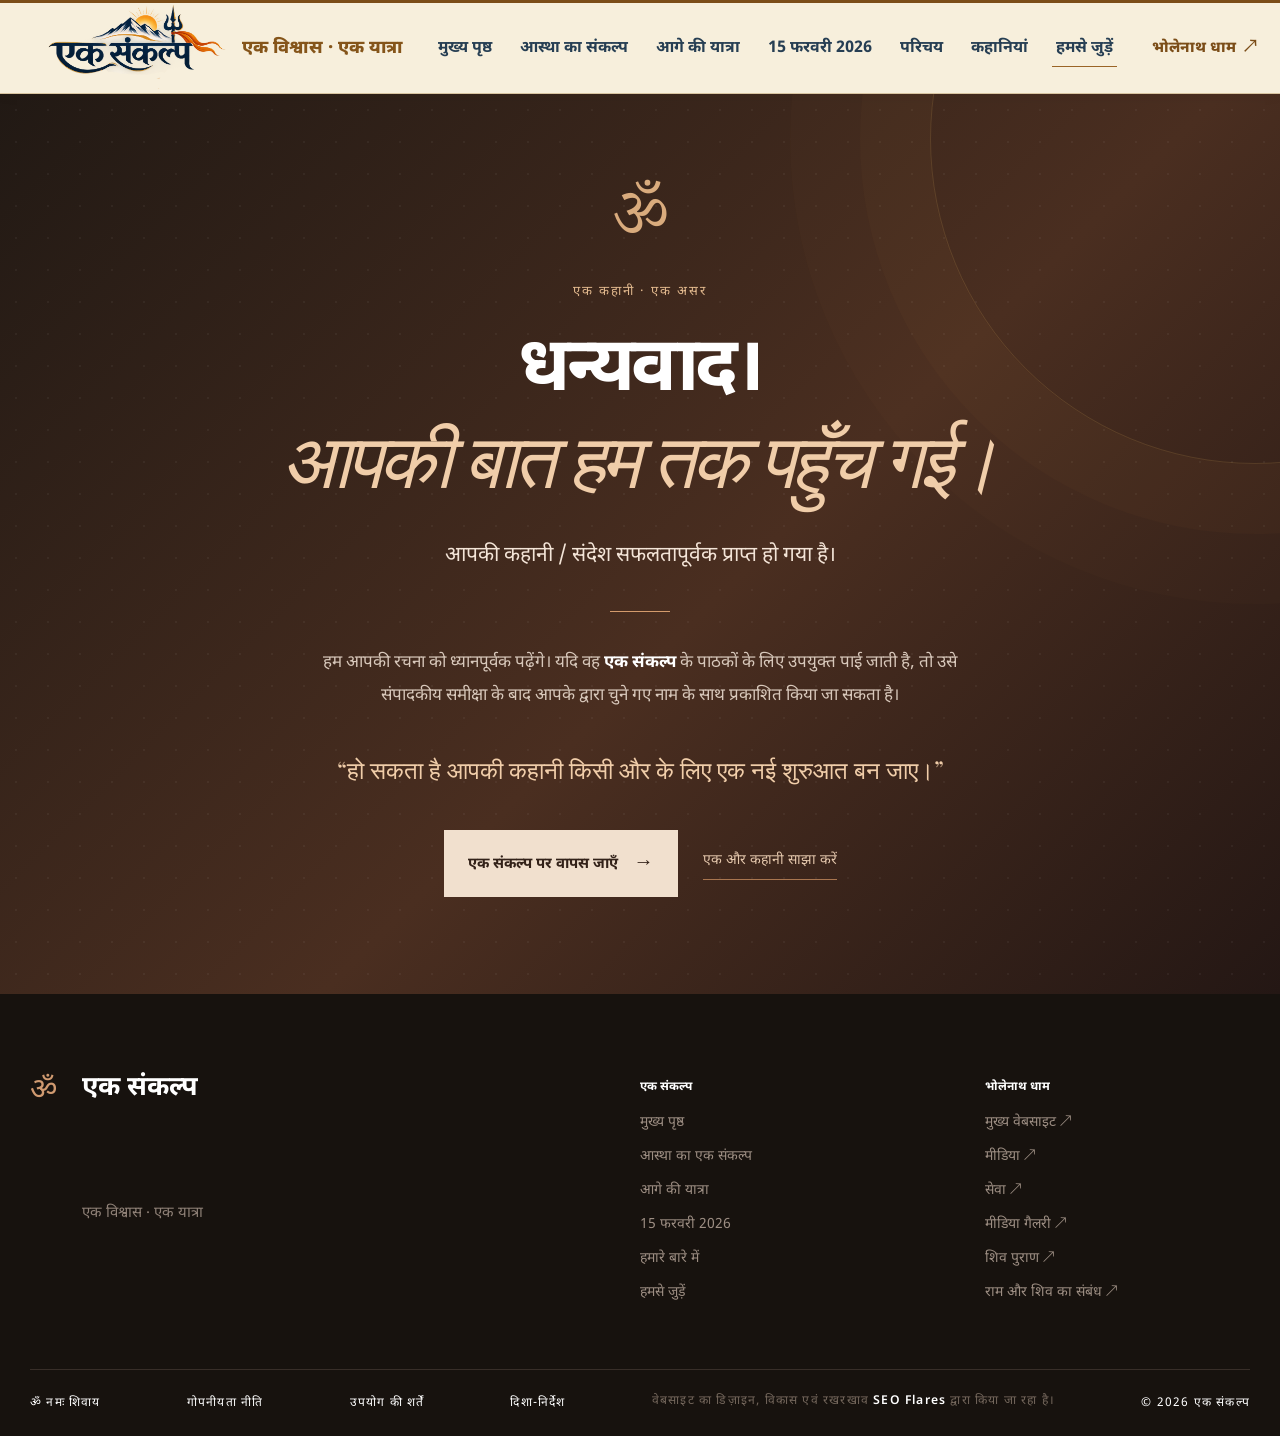
<file: thank-you.html>
<!DOCTYPE html>
<html lang="hi">
<head>
  <meta charset="utf-8">
  <meta name="viewport" content="width=device-width, initial-scale=1">
  <title>धन्यवाद | आपकी कहानी हम तक पहुँच गई | एक संकल्प</title>
  <meta name="description" content="धन्यवाद। आपकी कहानी या संदेश एक संकल्प तक पहुँच गया है। आपकी रचना को ध्यानपूर्वक पढ़ा जाएगा।">
  <meta name="robots" content="noindex, follow">
  <meta name="theme-color" content="#f8f4ed">
  <link rel="icon" type="image/png" href="images/ek-sankalp-logo.png">
  <link rel="stylesheet" href="css/style.css?v=3">
  <link rel="stylesheet" href="css/thank-you.css?v=1">
  <link rel="preconnect" href="https://fonts.googleapis.com">
  <link rel="preconnect" href="https://fonts.gstatic.com" crossorigin>
  <link href="https://fonts.googleapis.com/css2?family=Noto+Sans+Devanagari:wght@400;500;600;700;800&family=Noto+Serif+Devanagari:wght@500;600;700;800&family=Playfair+Display:ital,wght@0,500;0,600;1,500;1,600&display=swap" rel="stylesheet">
</head>
<header class="site-header">
  <div class="topline"></div>
  <div class="nav wrap">
    <a class="logo" href="index.html" aria-label="एक संकल्प मुख्य पृष्ठ">
      <img src="images/ek-sankalp-logo.png" alt="एक संकल्प — एक विश्वास, एक यात्रा">
    </a>
    <div class="brand-motto" aria-label="एक विश्वास · एक यात्रा">एक विश्वास · एक यात्रा</div>

    <button class="mobile-menu-toggle" type="button" aria-label="Open navigation" aria-expanded="false">☰</button>

    <nav aria-label="मुख्य नेविगेशन">
      <a href="https://eksankalp.xyz/">मुख्य पृष्ठ</a>
      <a href="astha-ka-ek-sankalp.html">आस्था का संकल्प</a>
      <a href="sankalp-abhi-baki-hai.html">आगे की यात्रा</a>
      <a href="15-february-2026.html">15 फरवरी 2026</a>
     <a href="about.html">परिचय</a>
      <a href="stories/index.html">कहानियां</a>
      <a class="active" href="contact.html">हमसे जुड़ें</a>
    </nav>

    <a class="dham-nav" href="https://bholenathdham.in/" rel="noopener" target="_blank">
      <span>भोलेनाथ धाम</span><b>↗</b>
    </a>
  </div>
</header>
<body>
  <main class="thanks-page">
    <div class="thanks-orbit"></div>
    <div class="thanks-inner wrap">
      <div class="thanks-symbol">ॐ</div>
      <div class="thanks-kicker">एक कहानी · एक असर</div>
      <h1>धन्यवाद।<br><em>आपकी बात हम तक पहुँच गई।</em></h1>
      <p class="thanks-lead">आपकी कहानी / संदेश सफलतापूर्वक प्राप्त हो गया है।</p>
      <div class="thanks-rule"></div>
      <p>हम आपकी रचना को ध्यानपूर्वक पढ़ेंगे। यदि वह <strong>एक संकल्प</strong> के पाठकों के लिए उपयुक्त पाई जाती है, तो उसे संपादकीय समीक्षा के बाद आपके द्वारा चुने गए नाम के साथ प्रकाशित किया जा सकता है।</p>
      <p class="thanks-quote">“हो सकता है आपकी कहानी किसी और के लिए एक नई शुरुआत बन जाए।”</p>
      <div class="thanks-actions">
        <a class="thanks-primary" href="index.html">एक संकल्प पर वापस जाएँ <span>→</span></a>
        <a class="thanks-secondary" href="contact.html">एक और कहानी साझा करें</a>
      </div>
    </div>
  </main>
<footer>
  <div class="wrap footer-main">
    <div class="footer-logo">
      <span>ॐ</span>
      <strong>एक संकल्प</strong>
      <small>एक विश्वास · एक यात्रा</small>
    </div>
    <div>
      <h3>एक संकल्प</h3>
      <a href="index.html">मुख्य पृष्ठ</a>
      <a href="astha-ka-ek-sankalp.html">आस्था का एक संकल्प</a>
      <a href="sankalp-abhi-baki-hai.html">आगे की यात्रा</a>
      <a href="15-february-2026.html">15 फरवरी 2026</a>
      <a href="about.html">हमारे बारे में</a>
      <a href="contact.html">हमसे जुड़ें</a>
    </div>
    <div>
      <h3>भोलेनाथ धाम</h3>
      <a href="https://bholenathdham.in/" target="_blank" rel="noopener">मुख्य वेबसाइट ↗</a>
      <a href="https://bholenathdham.in/media.html" target="_blank" rel="noopener">मीडिया ↗</a>
      <a href="https://bholenathdham.in/seva.html" target="_blank" rel="noopener">सेवा ↗</a>
      <a href="https://bholenathdham.in/media.html" target="_blank" rel="noopener">मीडिया गैलरी ↗</a>
      <a href="https://bholenathdham.in/shiva-purana/shiva-purana.html" target="_blank" rel="noopener">शिव पुराण ↗</a>
      <a href="https://bholenathdham.in/explore/rama-shiva/index.html" target="_blank" rel="noopener">राम और शिव का संबंध ↗</a>
    </div>
  </div>
  <div class="wrap footer-bottom">
  <span>ॐ नमः शिवाय</span>

   <span>
    <a href="privacy-policy.html">
      गोपनीयता नीति 
    </a>
  </span> 

  <span>
    <a href="terms.html">
      उपयोग की शर्तें 
    </a>
  </span> 

  <span>
    <a href="story-submission-guidelines.html">
      दिशा-निर्देश
    </a>
  </span> 

   <span class="footer-credit">
    <a href="https://seoflares.info/" target="_blank" rel="noopener noreferrer">
      वेबसाइट का डिज़ाइन, विकास एवं रखरखाव <strong>SEO Flares</strong> द्वारा किया जा रहा है।
    </a>
  </span>

  <span>© 2026 एक संकल्प</span>  
</div>
</footer>

<script>
document.addEventListener("DOMContentLoaded", function () {
  const button = document.querySelector(".mobile-menu-toggle");
  const nav = document.querySelector(".site-header nav");
  if (!button || !nav) return;
  button.addEventListener("click", function () {
    const isOpen = nav.classList.toggle("mobile-open");
    button.classList.toggle("is-open", isOpen);
    button.setAttribute("aria-expanded", isOpen ? "true" : "false");
    button.setAttribute("aria-label", isOpen ? "Close navigation" : "Open navigation");
  });
  nav.querySelectorAll("a").forEach(function (link) {
    link.addEventListener("click", function () {
      nav.classList.remove("mobile-open");
      button.classList.remove("is-open");
      button.setAttribute("aria-expanded", "false");
      button.setAttribute("aria-label", "Open navigation");
    });
  });
});
</script>
</body>
</html>
</file>
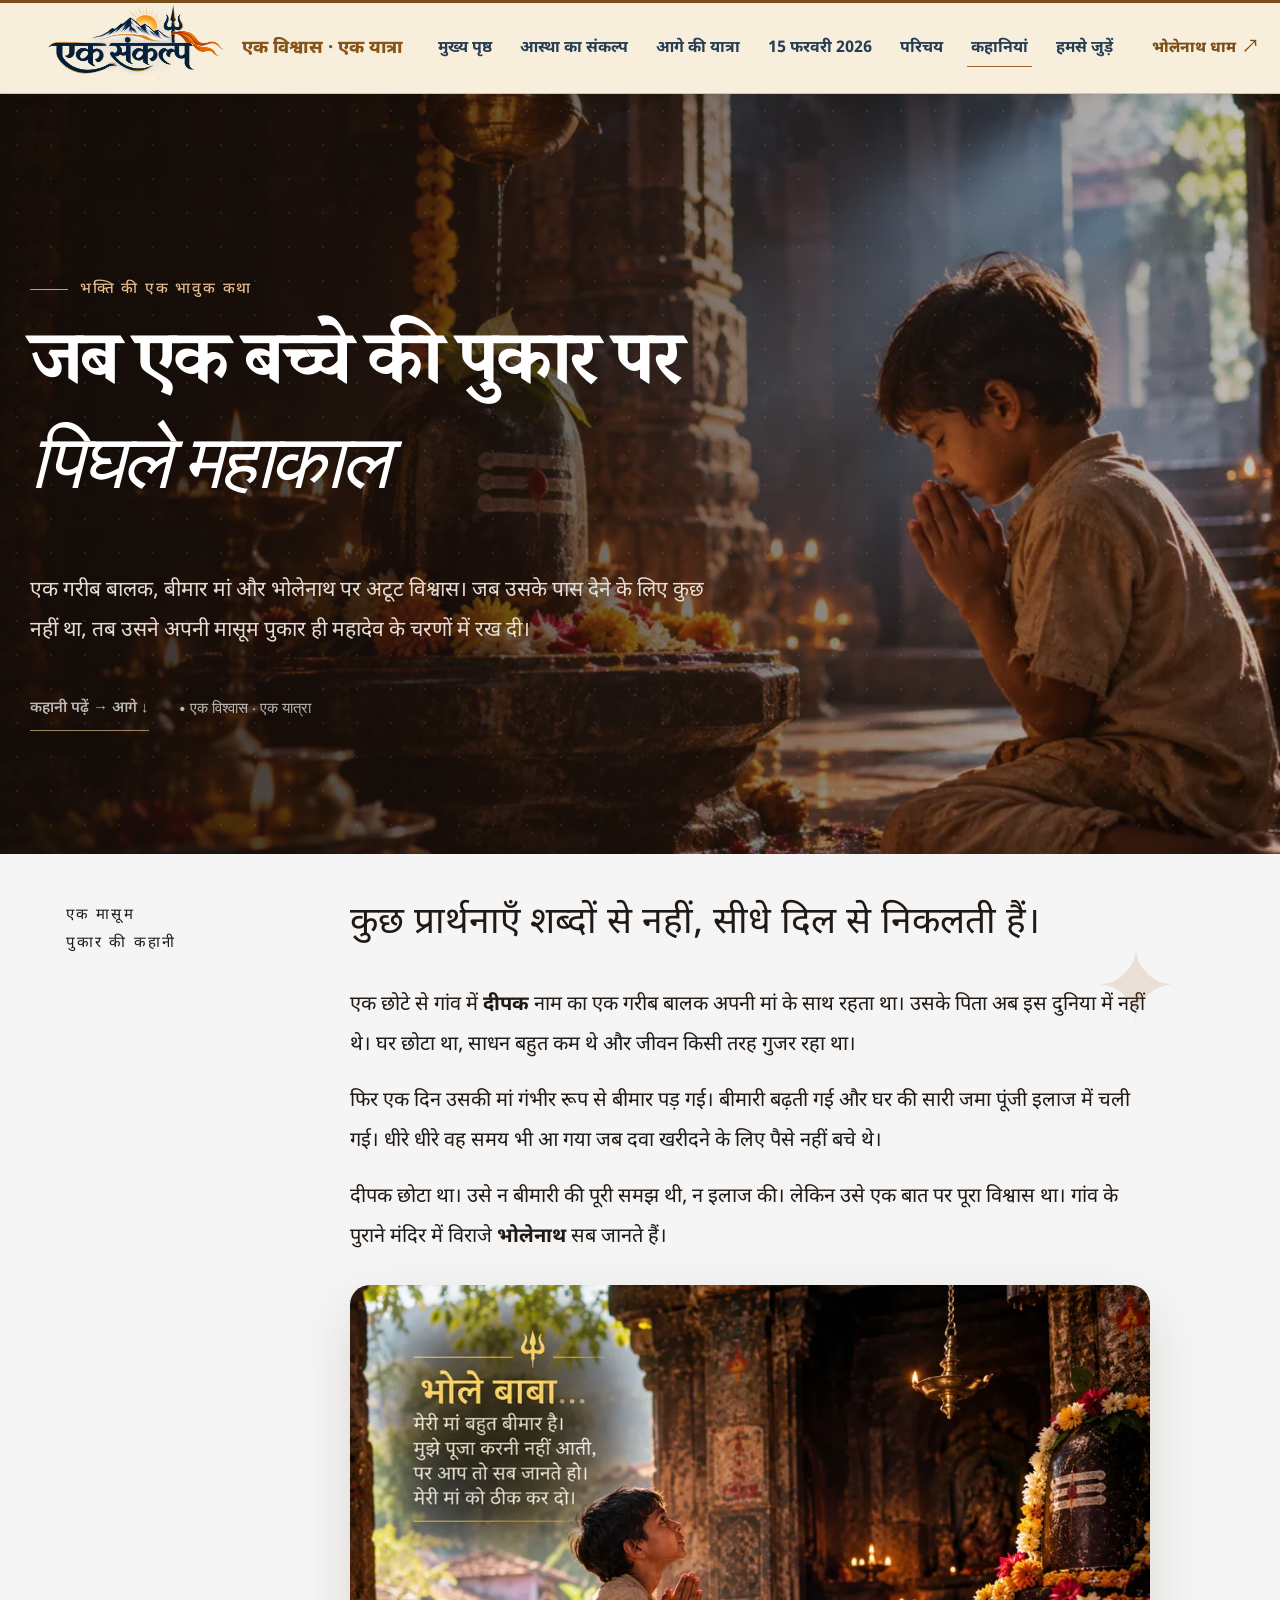
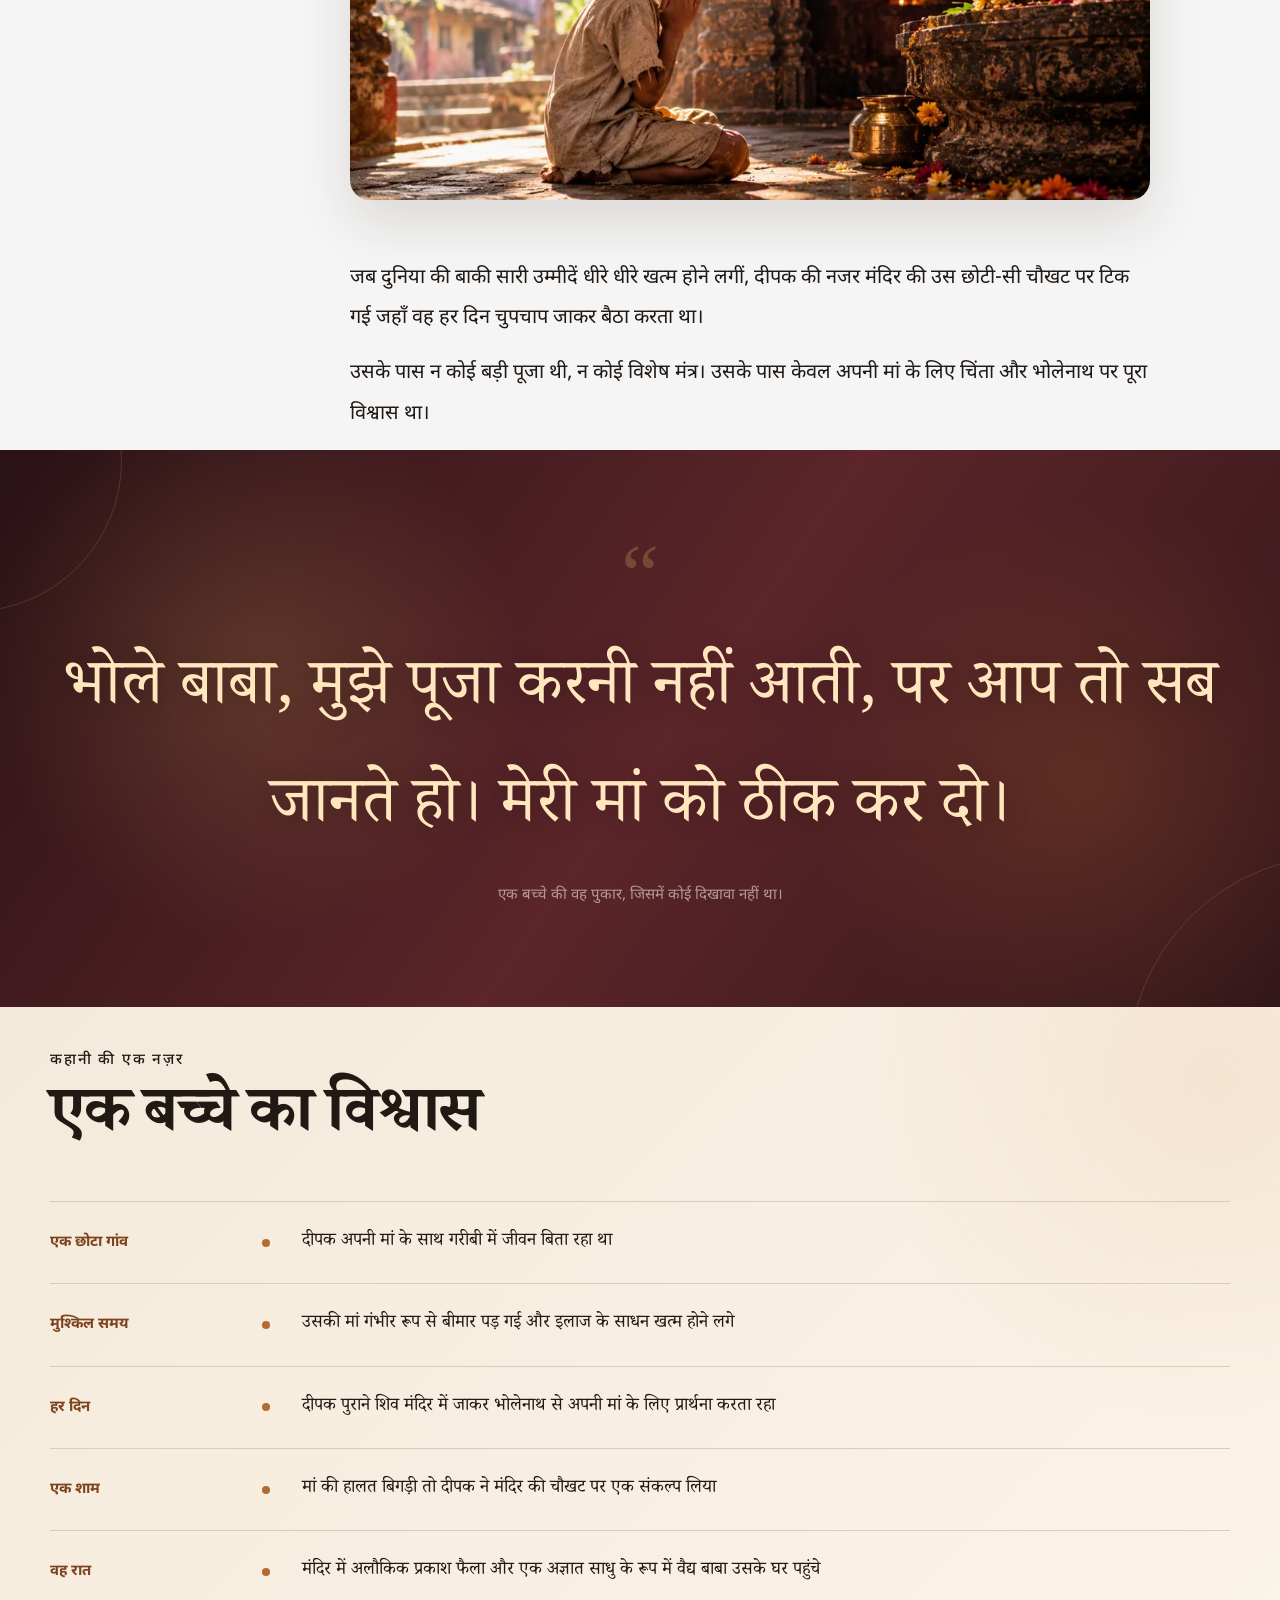
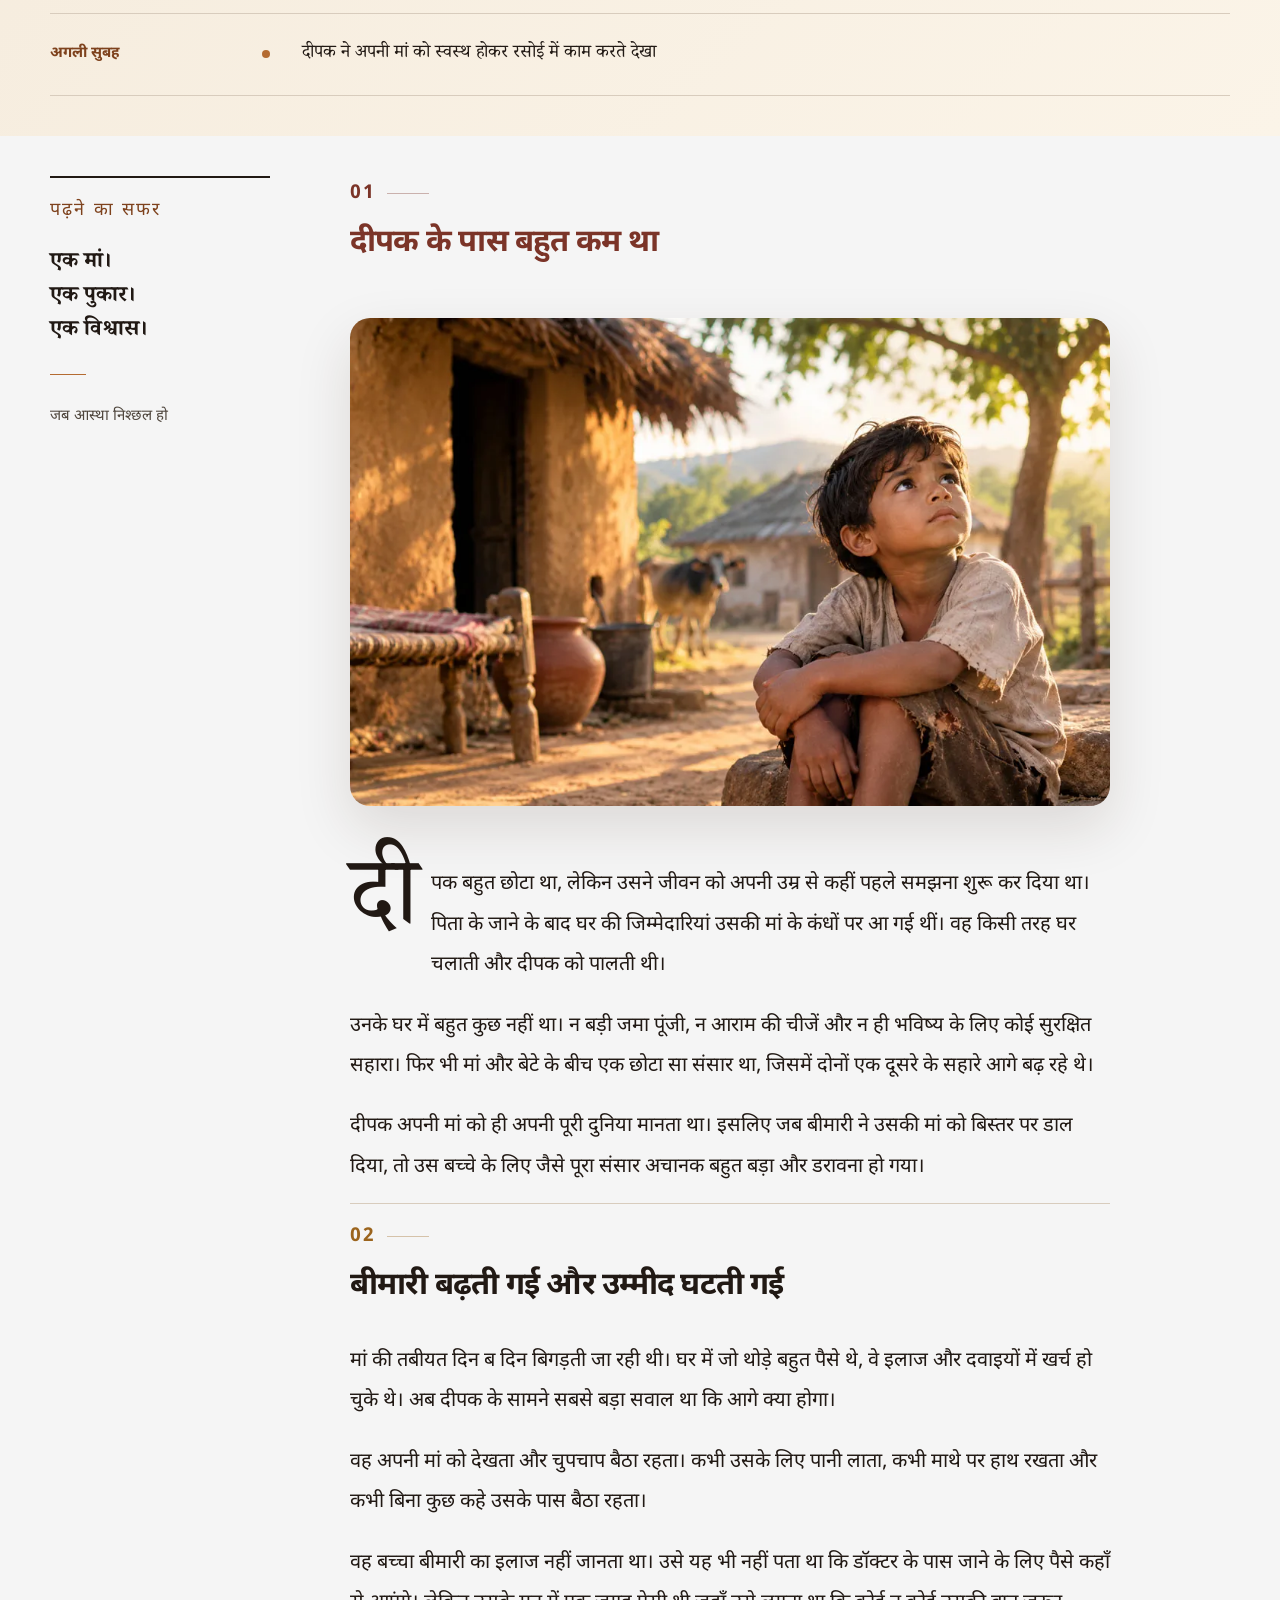
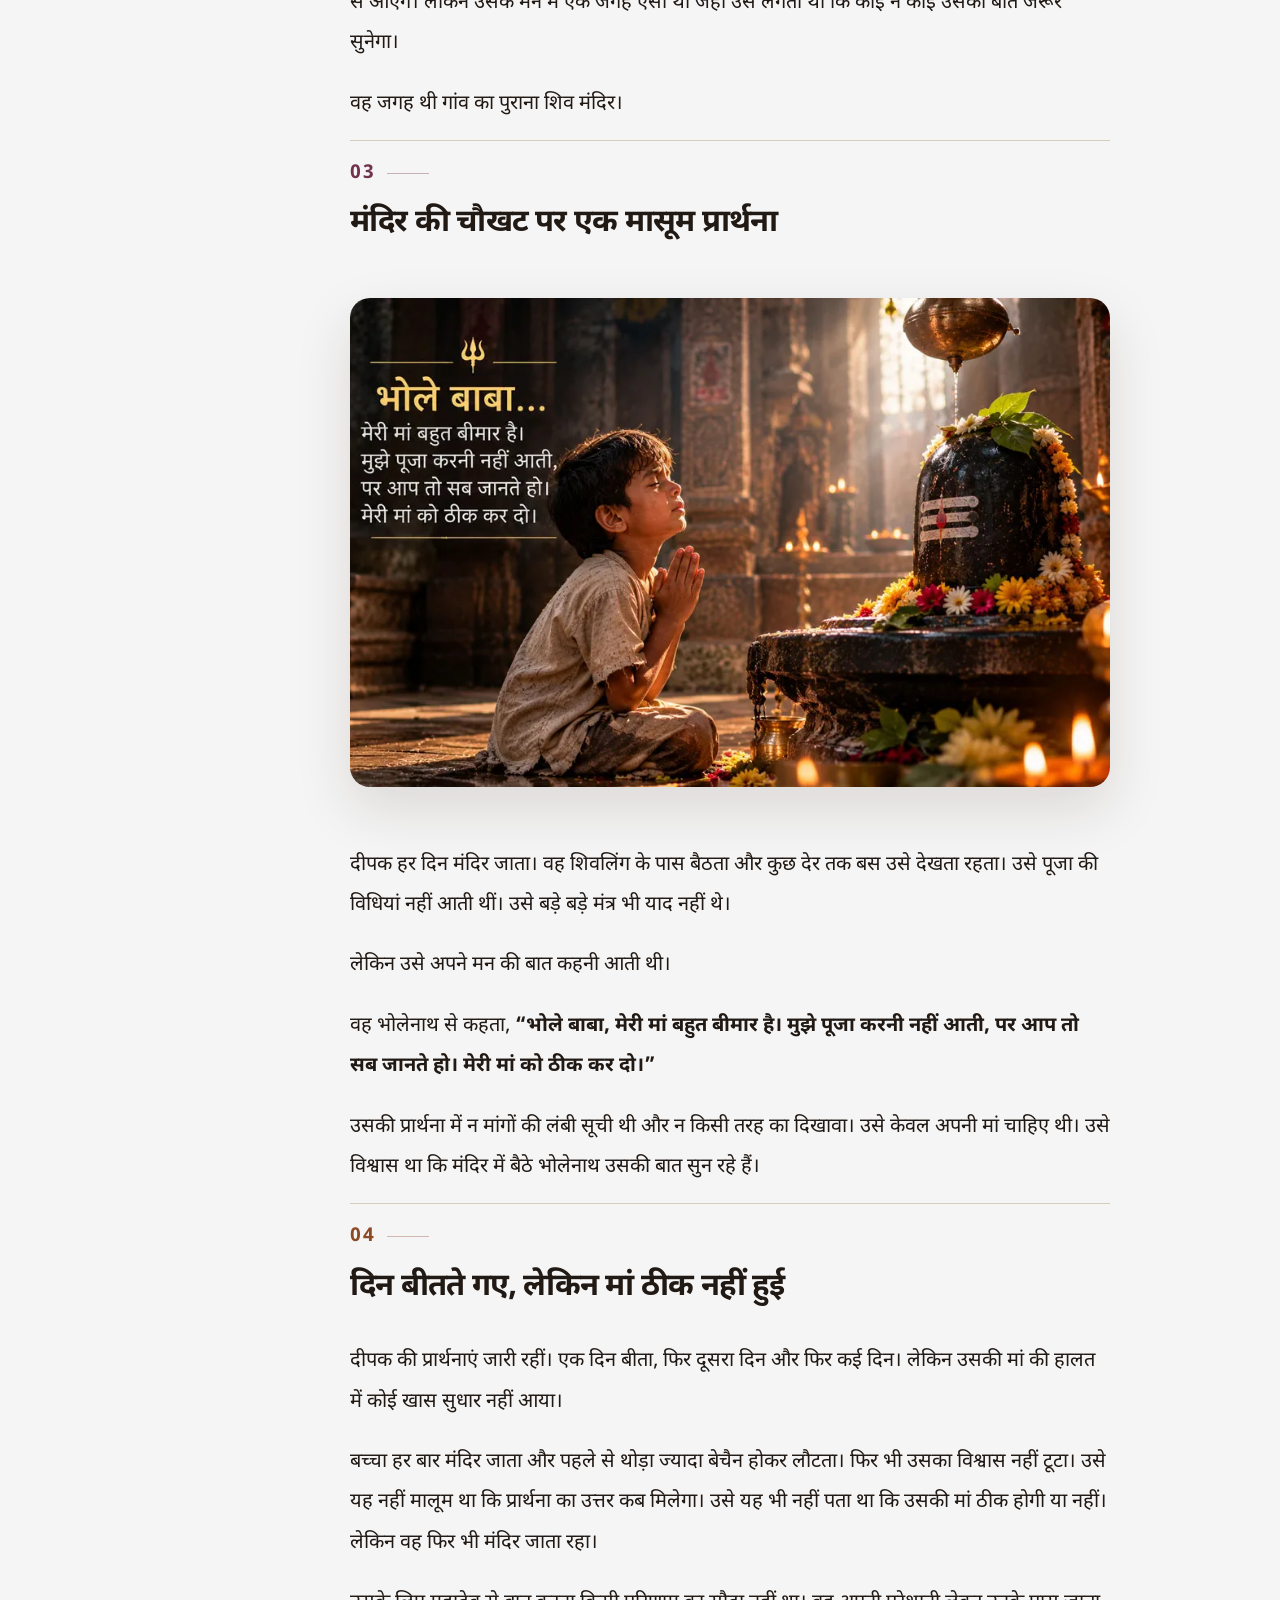
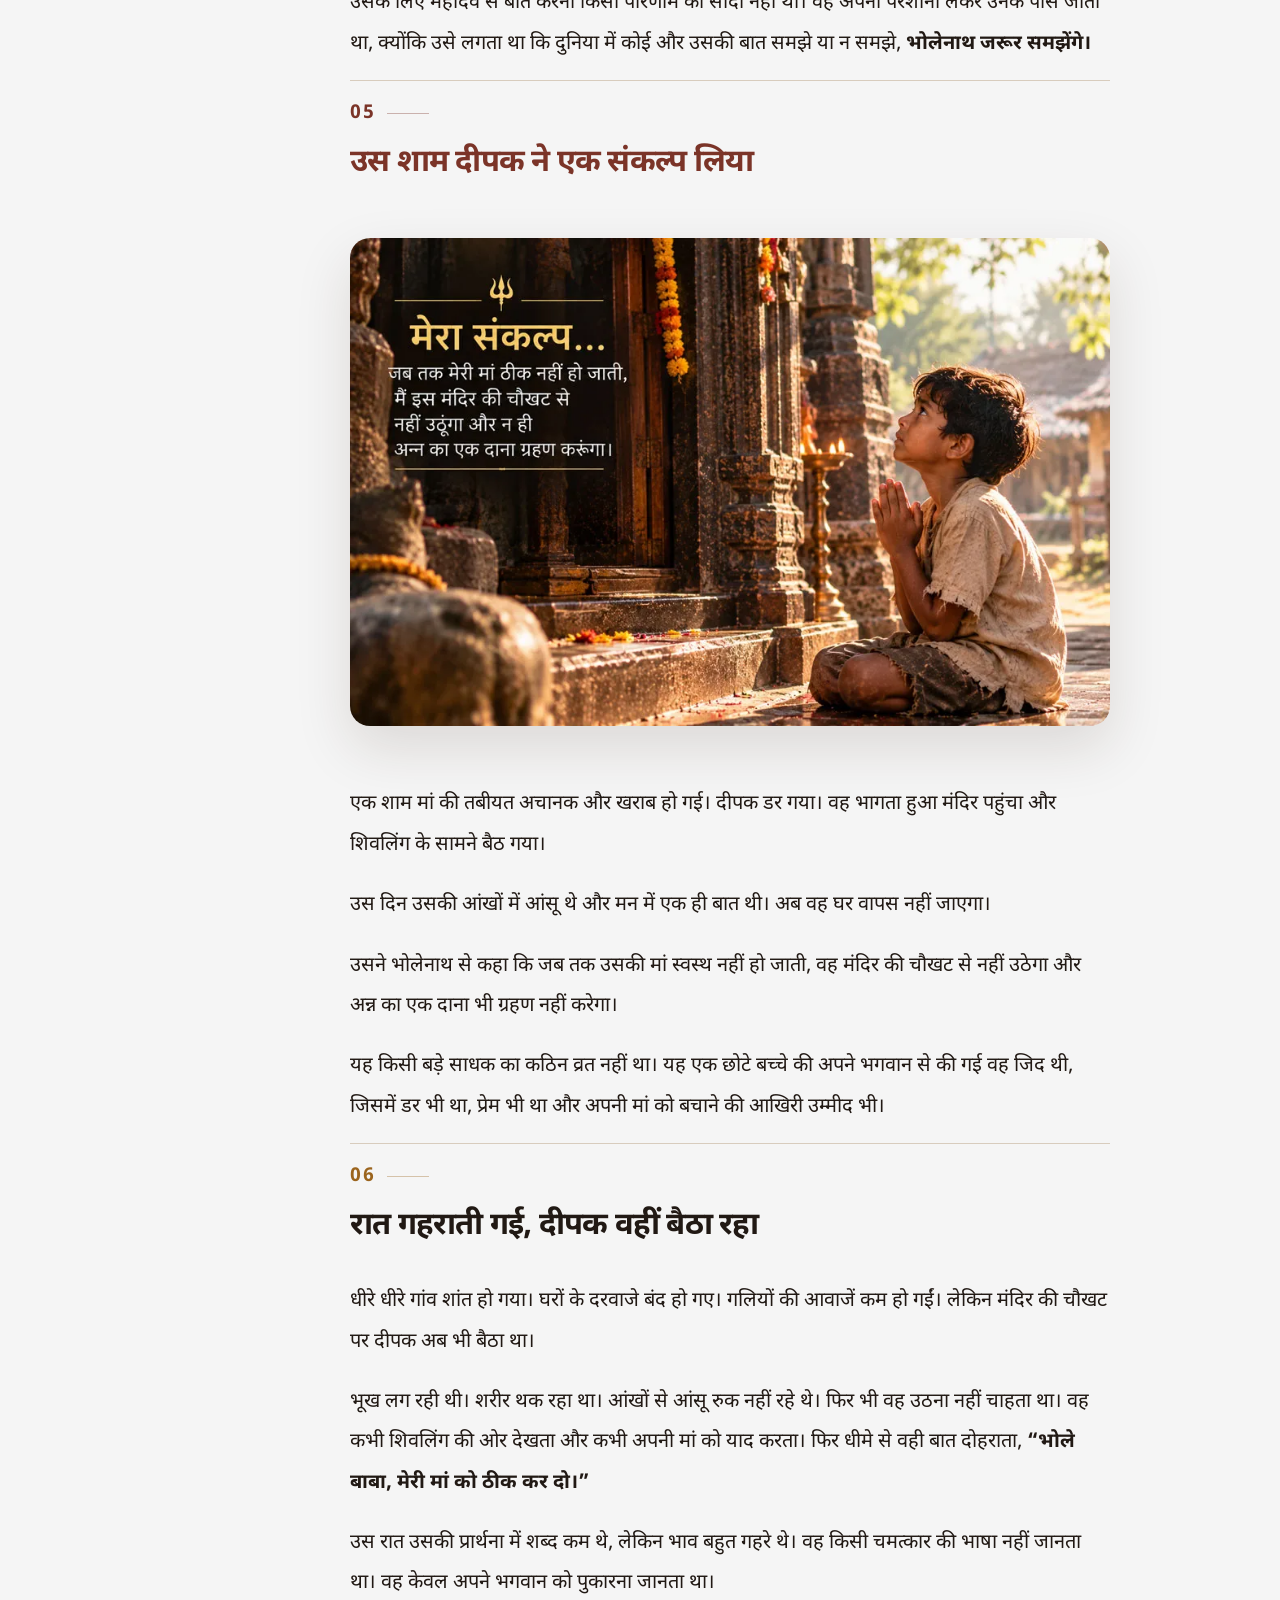
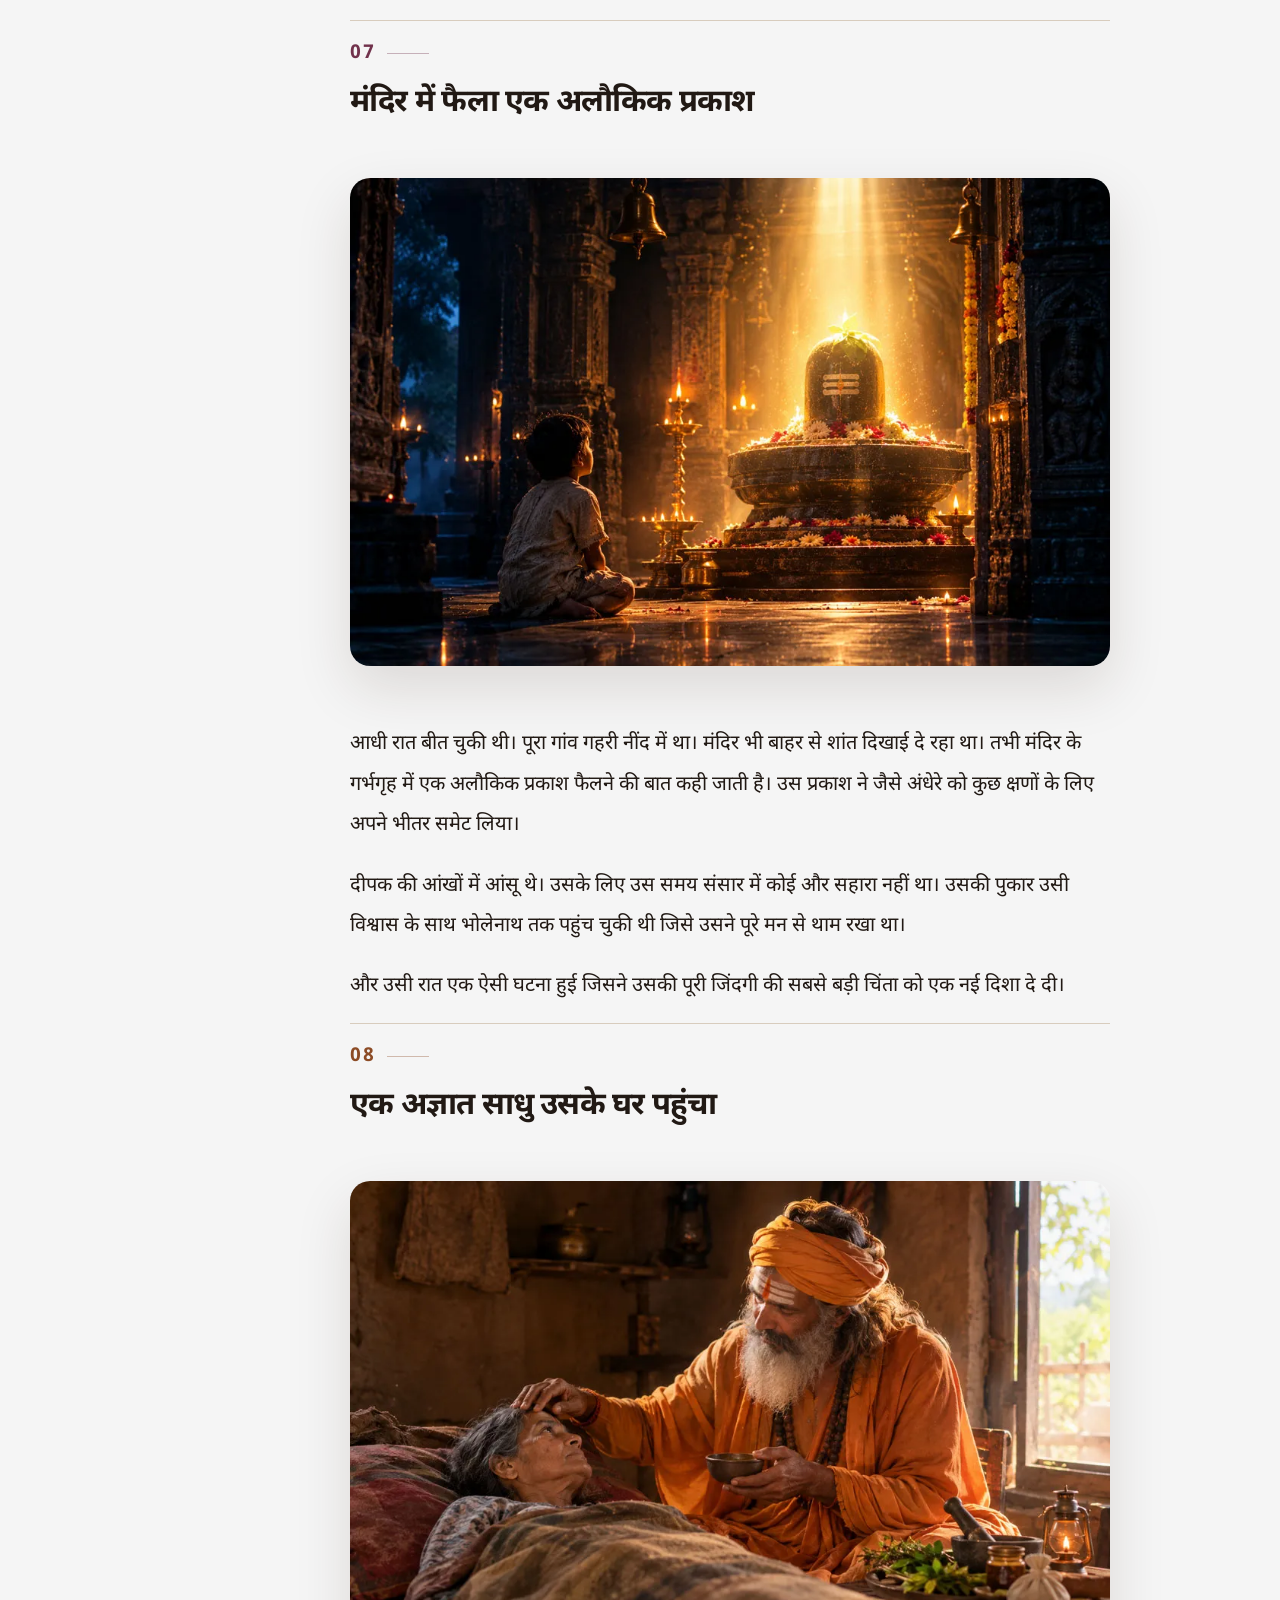
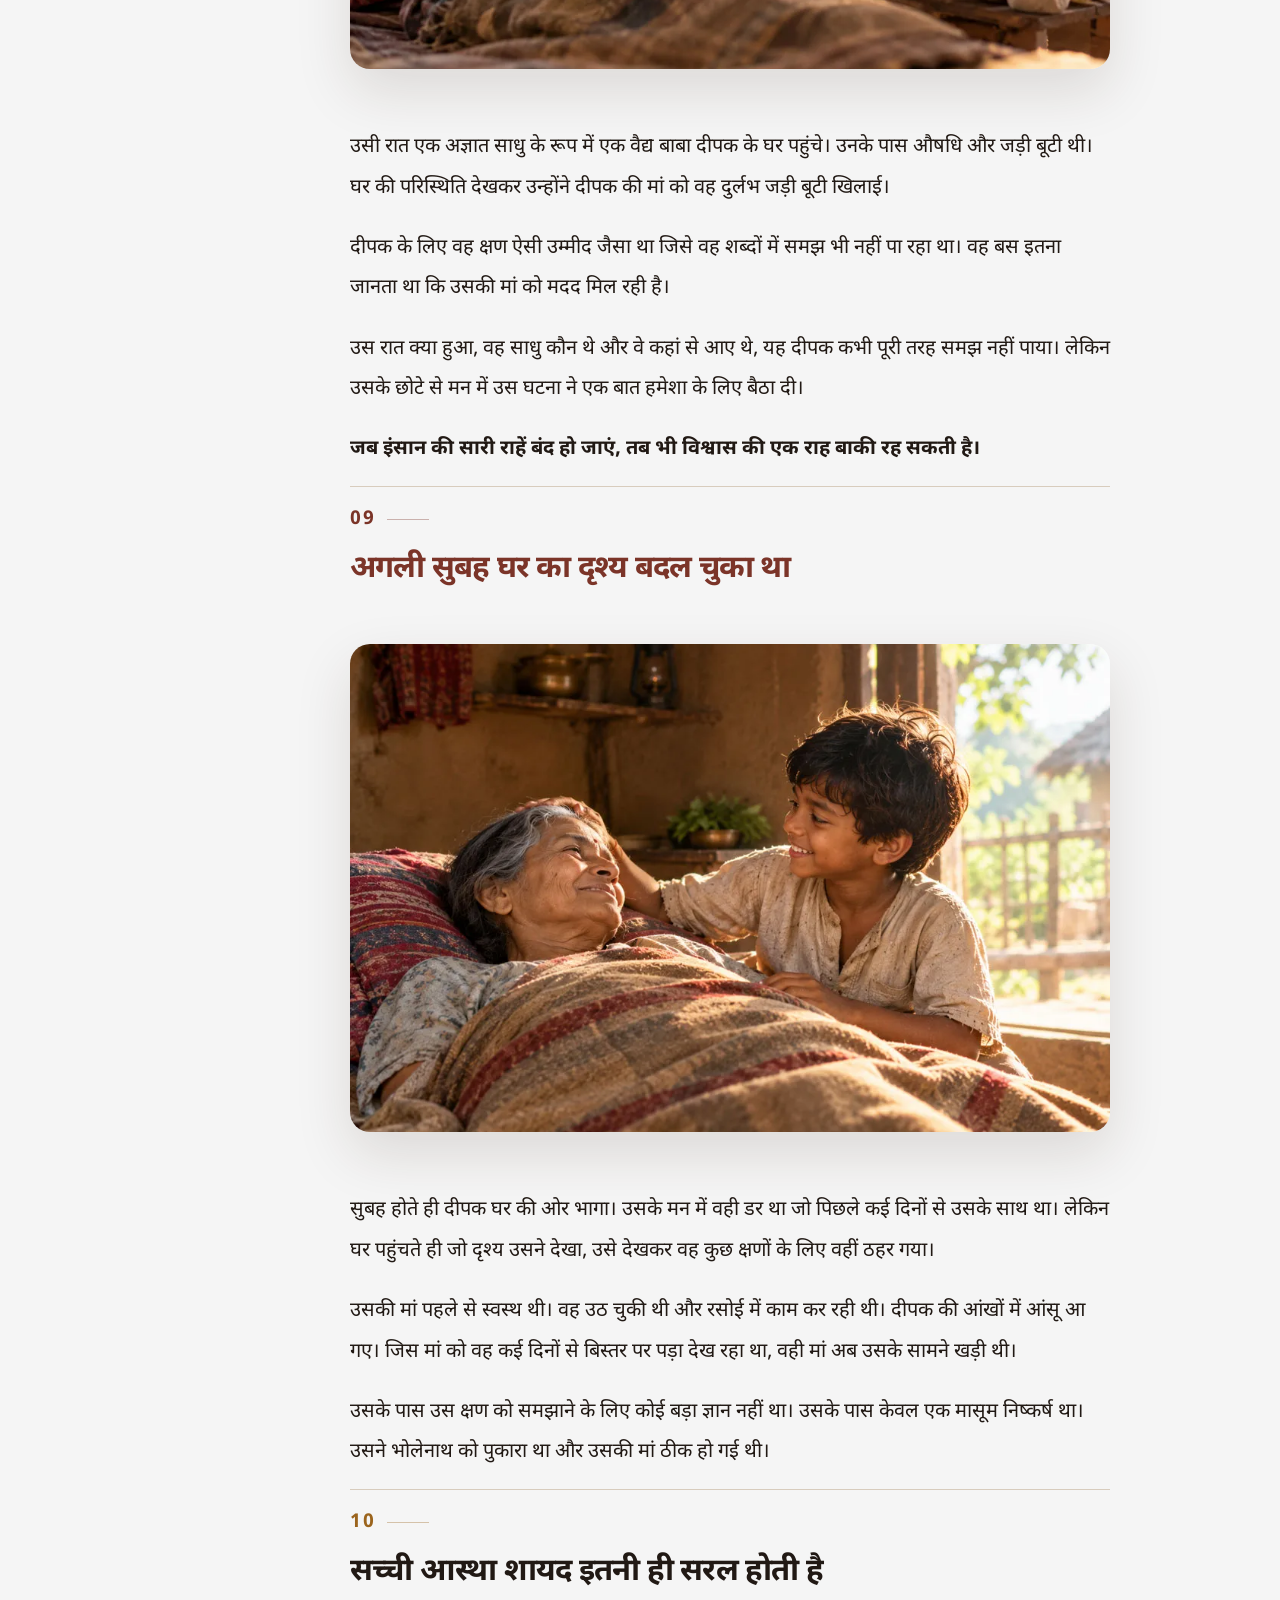
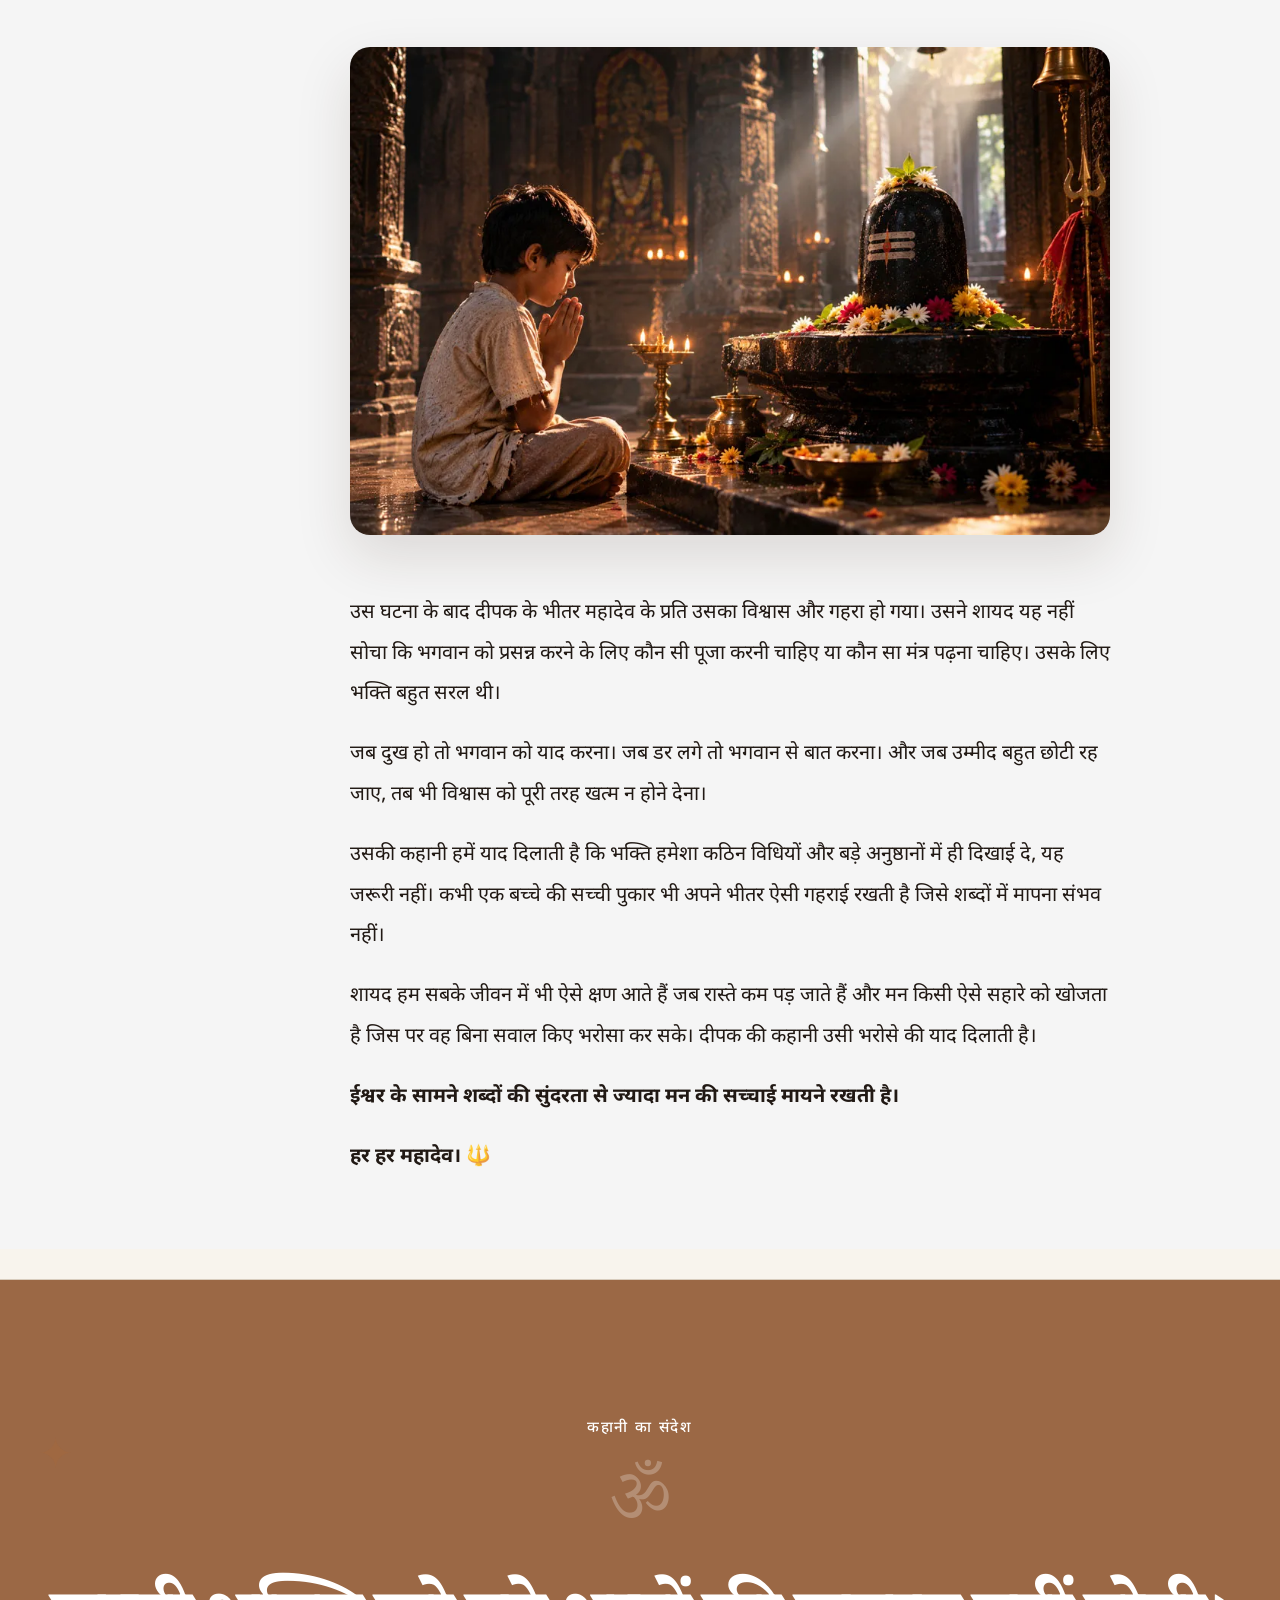
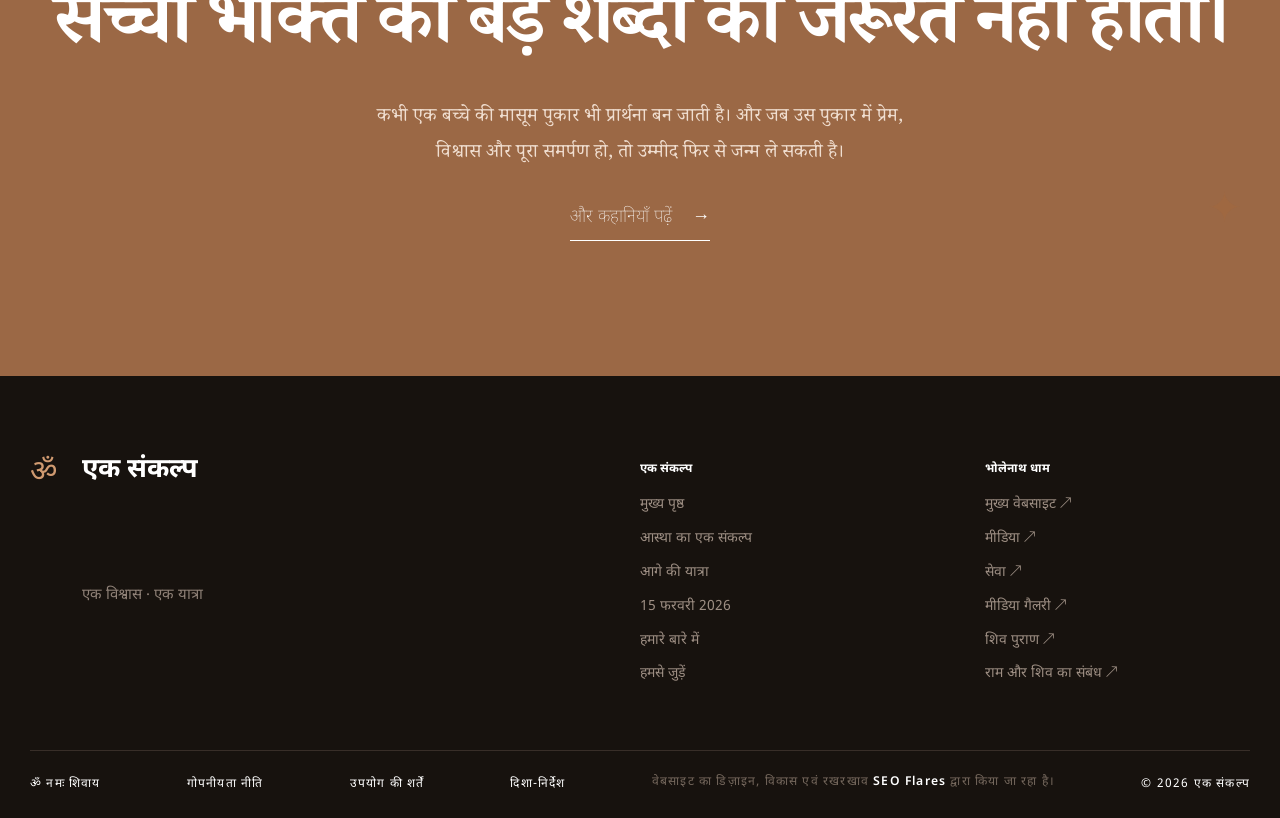
<file: stories/masoom-bache-ki-pukar-mahakal.html>
<!DOCTYPE html>

<html lang="hi">
<head>
<meta charset="utf-8"/>
<meta content="width=device-width, initial-scale=1" name="viewport"/>

  <title>जब एक बच्चे की पुकार पर पिघले महाकाल | भावुक शिव कथा | एक संकल्प</title>
  <meta name="description" content="एक छोटे से गांव के गरीब बालक दीपक की निश्छल आस्था की भावुक कथा। जब उसकी बीमार मां के लिए की गई पुकार के सामने उसकी सारी उम्मीदें केवल भोलेनाथ पर टिक गईं।">
  <meta name="author" content="एक संकल्प">
  <meta name="robots" content="index, follow">
  <meta name="theme-color" content="#f8f4ed">
  <meta property="og:locale" content="hi_IN">

 <link rel="canonical" href="https://eksankalp.xyz/stories/masoom-bache-ki-pukar-mahakal.html">

<link rel="icon" type="image/png" href="../images/ek-sankalp-logo.png">
  <link rel="apple-touch-icon" href="../images/ek-sankalp-logo.png">

<link href="https://fonts.googleapis.com" rel="preconnect"/>
<link crossorigin="" href="https://fonts.gstatic.com" rel="preconnect"/>
<link href="https://fonts.googleapis.com/css2?family=Noto+Sans+Devanagari:wght@400;500;600;700;800&amp;family=Noto+Serif+Devanagari:wght@500;600;700;800&amp;display=swap" rel="stylesheet"/>

<link href="../css/stories.css?v=3" rel="stylesheet"/>
<link href="../css/style.css?v=3" rel="stylesheet"/>

<meta property="og:type" content="article">
 <meta property="og:title" content="जब एक बच्चे की पुकार पर पिघले महाकाल | भावुक शिव कथा">
  <meta property="og:description" content="एक छोटे से गांव के गरीब बालक दीपक की निश्छल आस्था की भावुक कथा। जब उसकी बीमार मां के लिए की गई पुकार के सामने उसकी सारी उम्मीदें केवल भोलेनाथ पर टिक गईं।">
  <meta property="og:image" content="https://eksankalp.xyz/images/stories/masoom-bache-ki-pukar-mahakal.webp">
  <meta property="og:image:alt" content="एक संकल्प, जिसने राह बदल दी">
  <meta property="og:url" content="https://eksankalp.xyz/stories/masoom-bache-ki-pukar-mahakal.html">
  <meta property="og:site_name" content="एक संकल्प">

<meta name="twitter:card" content="summary_large_image">
  <meta name="twitter:title" content="जब एक बच्चे की पुकार पर पिघले महाकाल | भावुक शिव कथा">
  <meta name="twitter:description" content="एक छोटे से गांव के गरीब बालक दीपक की निश्छल आस्था की भावुक कथा। जब उसकी बीमार मां के लिए की गई पुकार के सामने उसकी सारी उम्मीदें केवल भोलेनाथ पर टिक गईं।">
  <meta name="twitter:image" content="https://eksankalp.xyz/images/stories/masoom-bache-ki-pukar-mahakal.webp">

<!-- Structured Data -->
<script type="application/ld+json">
  {
    "@context":"https://schema.org",
    "@type":"Article",
    "headline":"जब एक बच्चे की पुकार पर पिघले महाकाल | भावुक शिव कथा",
    "description":"एक छोटे से गांव के गरीब बालक दीपक की निश्छल आस्था की भावुक कथा। जब उसकी बीमार मां के लिए की गई पुकार के सामने उसकी सारी उम्मीदें केवल भोलेनाथ पर टिक गईं।",
    "image":"https://eksankalp.xyz/images/stories/masoom-bache-ki-pukar-mahakal.webp",
    "inLanguage":"hi-IN",
    "author":{"@type":"Organization","name":"एक संकल्प"},
    "publisher":{"@type":"Organization","name":"एक संकल्प"},
    "mainEntityOfPage":{
      "@type":"WebPage",
      "@id":"https://eksankalp.xyz/stories/masoom-bache-ki-pukar-mahakal.html"
    }
  }
  </script>
</head>
<body>
<header class="site-header">
<div class="topline"></div>
<div class="nav wrap">
<a class="logo" href="../index.html" aria-label="एक संकल्प मुख्य पृष्ठ">
<img src="../images/ek-sankalp-logo.png" alt="एक संकल्प, एक विश्वास, एक यात्रा">
    </a>
<div class="brand-motto" aria-label="एक विश्वास · एक यात्रा">
      एक विश्वास · एक यात्रा
    </div>

<!-- Hamburger -->
<button class="mobile-menu-toggle"
            type="button"
            aria-label="Open navigation"
            aria-expanded="false">
      ☰
    </button>

<nav aria-label="मुख्य नेविगेशन">
<a href="https://eksankalp.xyz/">मुख्य पृष्ठ</a>
<a href="../astha-ka-ek-sankalp.html">आस्था का संकल्प</a>
<a href="../sankalp-abhi-baki-hai.html">आगे की यात्रा</a>
<a href="../15-february-2026.html">15 फरवरी 2026</a>
<a href="../about.html">परिचय</a>
<a class="active" href="index.html">कहानियां</a>
<a href="../contact.html">हमसे जुड़ें</a>
</nav>
<a class="dham-nav" href="https://bholenathdham.in/" rel="noopener" target="_blank">
<span>भोलेनाथ धाम</span><b>↗</b>
</a>
</div>
</header>
<main>
<section class="hero">
<img class="hero-image" src="images/masoom-bache-ki-pukar-mahakal.webp" alt="महादेव के मंदिर में मां के लिए प्रार्थना करता मासूम बालक">
<div class="hero-shade"></div>
<div class="hero-pattern"></div>
<div class="wrap hero-content">
<div class="hero-kicker"><span></span>भक्ति की एक भावुक कथा</div>
<h1>जब एक बच्चे की पुकार पर<br/><em>पिघले महाकाल</em></h1>
<p class="hero-text">एक गरीब बालक, बीमार मां और भोलेनाथ पर अटूट विश्वास। जब उसके पास देने के लिए कुछ नहीं था, तब उसने अपनी मासूम पुकार ही महादेव के चरणों में रख दी।</p>
<div class="hero-meta"><a class="hero-link" href="#story">कहानी पढ़ें → आगे ↓</a><div class="hero-note">• एक विश्वास · एक यात्रा</div></div>
</div>
</section>

<section class="opening" id="story">
<div class="container opening-grid">
<div class="opening-label">एक मासूम<br/>पुकार की कहानी</div>
<div class="opening-text">
<p class="lead">कुछ प्रार्थनाएँ शब्दों से नहीं, सीधे दिल से निकलती हैं।</p>
<p style="margin-bottom:15px;">एक छोटे से गांव में <strong>दीपक</strong> नाम का एक गरीब बालक अपनी मां के साथ रहता था। उसके पिता अब इस दुनिया में नहीं थे। घर छोटा था, साधन बहुत कम थे और जीवन किसी तरह गुजर रहा था।</p>
<p style="margin-bottom:15px;">फिर एक दिन उसकी मां गंभीर रूप से बीमार पड़ गई। बीमारी बढ़ती गई और घर की सारी जमा पूंजी इलाज में चली गई। धीरे धीरे वह समय भी आ गया जब दवा खरीदने के लिए पैसे नहीं बचे थे।</p>
<p>दीपक छोटा था। उसे न बीमारी की पूरी समझ थी, न इलाज की। लेकिन उसे एक बात पर पूरा विश्वास था। गांव के पुराने मंदिर में विराजे <strong>भोलेनाथ</strong> सब जानते हैं।</p>
<figure class="story-image"><img src="images/masoom-bache-ki-pukar-temple.webp" alt="गांव के पुराने शिव मंदिर में प्रार्थना करता एक बालक" loading="lazy"></figure>
<p style="margin-bottom:15px;">जब दुनिया की बाकी सारी उम्मीदें धीरे धीरे खत्म होने लगीं, दीपक की नजर मंदिर की उस छोटी-सी चौखट पर टिक गई जहाँ वह हर दिन चुपचाप जाकर बैठा करता था।</p>
<p>उसके पास न कोई बड़ी पूजा थी, न कोई विशेष मंत्र। उसके पास केवल अपनी मां के लिए चिंता और भोलेनाथ पर पूरा विश्वास था।</p>
</div></div>
</section>

<section class="quote-band"><div class="container quote-inner"><span class="quote-symbol">“</span><p>भोले बाबा, मुझे पूजा करनी नहीं आती, पर आप तो सब जानते हो। मेरी मां को ठीक कर दो।</p><small>एक बच्चे की वह पुकार, जिसमें कोई दिखावा नहीं था।</small></div></section>

<section class="timeline-section"><div class="container"><div class="section-kicker">कहानी की एक नज़र</div><h2 class="display-title">एक बच्चे का विश्वास</h2><div class="timeline1">
<div class="timeline-item1"><div class="timeline-date1">एक छोटा गांव</div><div class="timeline-dot1"></div><div class="timeline-copy1">दीपक अपनी मां के साथ गरीबी में जीवन बिता रहा था</div></div>
<div class="timeline-item1"><div class="timeline-date1">मुश्किल समय</div><div class="timeline-dot1"></div><div class="timeline-copy1">उसकी मां गंभीर रूप से बीमार पड़ गई और इलाज के साधन खत्म होने लगे</div></div>
<div class="timeline-item1"><div class="timeline-date1">हर दिन</div><div class="timeline-dot1"></div><div class="timeline-copy1">दीपक पुराने शिव मंदिर में जाकर भोलेनाथ से अपनी मां के लिए प्रार्थना करता रहा</div></div>
<div class="timeline-item1"><div class="timeline-date1">एक शाम</div><div class="timeline-dot1"></div><div class="timeline-copy1">मां की हालत बिगड़ी तो दीपक ने मंदिर की चौखट पर एक संकल्प लिया</div></div>
<div class="timeline-item1"><div class="timeline-date1">वह रात</div><div class="timeline-dot1"></div><div class="timeline-copy1">मंदिर में अलौकिक प्रकाश फैला और एक अज्ञात साधु के रूप में वैद्य बाबा उसके घर पहुंचे</div></div>
<div class="timeline-item1"><div class="timeline-date1">अगली सुबह</div><div class="timeline-dot1"></div><div class="timeline-copy1">दीपक ने अपनी मां को स्वस्थ होकर रसोई में काम करते देखा</div></div>
</div></div></section>

<article class="article"><div class="container article-layout">
<aside class="article-aside"><div class="aside-card"><span class="aside-kicker">पढ़ने का सफर</span><strong>एक मां।<br/>एक पुकार।<br/>एक विश्वास।</strong><span class="aside-rule"></span><small>जब आस्था निश्छल हो</small></div></aside>
<div class="article-content">

<section class="story-section" id="section-01"><div class="section-marker"><span>01</span></div><h2>दीपक के पास बहुत कम था</h2>
<figure class="story-image"><img src="images/masoom-bacha-dipak.webp" alt="गरीब बालक दीपक जैसा एक मासूम बच्चा गांव में" loading="lazy"></figure>
<p>दीपक बहुत छोटा था, लेकिन उसने जीवन को अपनी उम्र से कहीं पहले समझना शुरू कर दिया था। पिता के जाने के बाद घर की जिम्मेदारियां उसकी मां के कंधों पर आ गई थीं। वह किसी तरह घर चलाती और दीपक को पालती थी।</p>
<p>उनके घर में बहुत कुछ नहीं था। न बड़ी जमा पूंजी, न आराम की चीजें और न ही भविष्य के लिए कोई सुरक्षित सहारा। फिर भी मां और बेटे के बीच एक छोटा सा संसार था, जिसमें दोनों एक दूसरे के सहारे आगे बढ़ रहे थे।</p>
<p>दीपक अपनी मां को ही अपनी पूरी दुनिया मानता था। इसलिए जब बीमारी ने उसकी मां को बिस्तर पर डाल दिया, तो उस बच्चे के लिए जैसे पूरा संसार अचानक बहुत बड़ा और डरावना हो गया।</p></section>

<section class="story-section" id="section-02"><div class="section-marker"><span>02</span></div><h2>बीमारी बढ़ती गई और उम्मीद घटती गई</h2>
<p>मां की तबीयत दिन ब दिन बिगड़ती जा रही थी। घर में जो थोड़े बहुत पैसे थे, वे इलाज और दवाइयों में खर्च हो चुके थे। अब दीपक के सामने सबसे बड़ा सवाल था कि आगे क्या होगा।</p>
<p>वह अपनी मां को देखता और चुपचाप बैठा रहता। कभी उसके लिए पानी लाता, कभी माथे पर हाथ रखता और कभी बिना कुछ कहे उसके पास बैठा रहता।</p>
<p>वह बच्चा बीमारी का इलाज नहीं जानता था। उसे यह भी नहीं पता था कि डॉक्टर के पास जाने के लिए पैसे कहाँ से आएंगे। लेकिन उसके मन में एक जगह ऐसी थी जहाँ उसे लगता था कि कोई न कोई उसकी बात जरूर सुनेगा।</p>
<p>वह जगह थी गांव का पुराना शिव मंदिर।</p></section>

<section class="story-section" id="section-03"><div class="section-marker"><span>03</span></div><h2>मंदिर की चौखट पर एक मासूम प्रार्थना</h2>
<figure class="story-image"><img src="images/masoom-bacha-shivling-prarthana.webp" alt="शिव मंदिर में शिवलिंग के सामने प्रार्थना करता मासूम बालक" loading="lazy"></figure>
<p>दीपक हर दिन मंदिर जाता। वह शिवलिंग के पास बैठता और कुछ देर तक बस उसे देखता रहता। उसे पूजा की विधियां नहीं आती थीं। उसे बड़े बड़े मंत्र भी याद नहीं थे।</p>
<p>लेकिन उसे अपने मन की बात कहनी आती थी।</p>
<p>वह भोलेनाथ से कहता, <strong>“भोले बाबा, मेरी मां बहुत बीमार है। मुझे पूजा करनी नहीं आती, पर आप तो सब जानते हो। मेरी मां को ठीक कर दो।”</strong></p>
<p>उसकी प्रार्थना में न मांगों की लंबी सूची थी और न किसी तरह का दिखावा। उसे केवल अपनी मां चाहिए थी। उसे विश्वास था कि मंदिर में बैठे भोलेनाथ उसकी बात सुन रहे हैं।</p></section>

<section class="story-section" id="section-04"><div class="section-marker"><span>04</span></div><h2>दिन बीतते गए, लेकिन मां ठीक नहीं हुई</h2>
<p>दीपक की प्रार्थनाएं जारी रहीं। एक दिन बीता, फिर दूसरा दिन और फिर कई दिन। लेकिन उसकी मां की हालत में कोई खास सुधार नहीं आया।</p>
<p>बच्चा हर बार मंदिर जाता और पहले से थोड़ा ज्यादा बेचैन होकर लौटता। फिर भी उसका विश्वास नहीं टूटा। उसे यह नहीं मालूम था कि प्रार्थना का उत्तर कब मिलेगा। उसे यह भी नहीं पता था कि उसकी मां ठीक होगी या नहीं। लेकिन वह फिर भी मंदिर जाता रहा।</p>
<p>उसके लिए महादेव से बात करना किसी परिणाम का सौदा नहीं था। वह अपनी परेशानी लेकर उनके पास जाता था, क्योंकि उसे लगता था कि दुनिया में कोई और उसकी बात समझे या न समझे, <strong>भोलेनाथ जरूर समझेंगे।</strong></p></section>

<section class="story-section" id="section-05"><div class="section-marker"><span>05</span></div><h2>उस शाम दीपक ने एक संकल्प लिया</h2>
<figure class="story-image"><img src="images/masoom-bacha-mandir-sankalp.webp" alt="मंदिर की चौखट पर अपनी मां के लिए संकल्प लेता एक बालक" loading="lazy"></figure>
<p>एक शाम मां की तबीयत अचानक और खराब हो गई। दीपक डर गया। वह भागता हुआ मंदिर पहुंचा और शिवलिंग के सामने बैठ गया।</p>
<p>उस दिन उसकी आंखों में आंसू थे और मन में एक ही बात थी। अब वह घर वापस नहीं जाएगा।</p>
<p>उसने भोलेनाथ से कहा कि जब तक उसकी मां स्वस्थ नहीं हो जाती, वह मंदिर की चौखट से नहीं उठेगा और अन्न का एक दाना भी ग्रहण नहीं करेगा।</p>
<p>यह किसी बड़े साधक का कठिन व्रत नहीं था। यह एक छोटे बच्चे की अपने भगवान से की गई वह जिद थी, जिसमें डर भी था, प्रेम भी था और अपनी मां को बचाने की आखिरी उम्मीद भी।</p></section>

<section class="story-section" id="section-06"><div class="section-marker"><span>06</span></div><h2>रात गहराती गई, दीपक वहीं बैठा रहा</h2>
<p>धीरे धीरे गांव शांत हो गया। घरों के दरवाजे बंद हो गए। गलियों की आवाजें कम हो गईं। लेकिन मंदिर की चौखट पर दीपक अब भी बैठा था।</p>
<p>भूख लग रही थी। शरीर थक रहा था। आंखों से आंसू रुक नहीं रहे थे। फिर भी वह उठना नहीं चाहता था। वह कभी शिवलिंग की ओर देखता और कभी अपनी मां को याद करता। फिर धीमे से वही बात दोहराता, <strong>“भोले बाबा, मेरी मां को ठीक कर दो।”</strong></p>
<p>उस रात उसकी प्रार्थना में शब्द कम थे, लेकिन भाव बहुत गहरे थे। वह किसी चमत्कार की भाषा नहीं जानता था। वह केवल अपने भगवान को पुकारना जानता था।</p></section>

<section class="story-section" id="section-07"><div class="section-marker"><span>07</span></div><h2>मंदिर में फैला एक अलौकिक प्रकाश</h2>
<figure class="story-image"><img src="images/mahadev-divya-prakash-ratri.webp" alt="रात के शांत शिव मंदिर में फैला अलौकिक प्रकाश" loading="lazy"></figure>
<p>आधी रात बीत चुकी थी। पूरा गांव गहरी नींद में था। मंदिर भी बाहर से शांत दिखाई दे रहा था। तभी मंदिर के गर्भगृह में एक अलौकिक प्रकाश फैलने की बात कही जाती है। उस प्रकाश ने जैसे अंधेरे को कुछ क्षणों के लिए अपने भीतर समेट लिया।</p>
<p>दीपक की आंखों में आंसू थे। उसके लिए उस समय संसार में कोई और सहारा नहीं था। उसकी पुकार उसी विश्वास के साथ भोलेनाथ तक पहुंच चुकी थी जिसे उसने पूरे मन से थाम रखा था।</p>
<p>और उसी रात एक ऐसी घटना हुई जिसने उसकी पूरी जिंदगी की सबसे बड़ी चिंता को एक नई दिशा दे दी।</p></section>

<section class="story-section" id="section-08"><div class="section-marker"><span>08</span></div><h2>एक अज्ञात साधु उसके घर पहुंचा</h2>
<figure class="story-image"><img src="images/vaidya-sadhu-dipak-maa.webp" alt="अज्ञात साधु के रूप में वैद्य बाबा बीमार मां की सेवा करते हुए" loading="lazy"></figure>
<p>उसी रात एक अज्ञात साधु के रूप में एक वैद्य बाबा दीपक के घर पहुंचे। उनके पास औषधि और जड़ी बूटी थी। घर की परिस्थिति देखकर उन्होंने दीपक की मां को वह दुर्लभ जड़ी बूटी खिलाई।</p>
<p>दीपक के लिए वह क्षण ऐसी उम्मीद जैसा था जिसे वह शब्दों में समझ भी नहीं पा रहा था। वह बस इतना जानता था कि उसकी मां को मदद मिल रही है।</p>
<p>उस रात क्या हुआ, वह साधु कौन थे और वे कहां से आए थे, यह दीपक कभी पूरी तरह समझ नहीं पाया। लेकिन उसके छोटे से मन में उस घटना ने एक बात हमेशा के लिए बैठा दी।</p>
<p><strong>जब इंसान की सारी राहें बंद हो जाएं, तब भी विश्वास की एक राह बाकी रह सकती है।</strong></p></section>

<section class="story-section" id="section-09"><div class="section-marker"><span>09</span></div><h2>अगली सुबह घर का दृश्य बदल चुका था</h2>
<figure class="story-image"><img src="images/maa-swasth-rasoi-deepak.webp" alt="अगली सुबह स्वस्थ मां को देखकर प्रसन्न बालक" loading="lazy"></figure>
<p>सुबह होते ही दीपक घर की ओर भागा। उसके मन में वही डर था जो पिछले कई दिनों से उसके साथ था। लेकिन घर पहुंचते ही जो दृश्य उसने देखा, उसे देखकर वह कुछ क्षणों के लिए वहीं ठहर गया।</p>
<p>उसकी मां पहले से स्वस्थ थी। वह उठ चुकी थी और रसोई में काम कर रही थी। दीपक की आंखों में आंसू आ गए। जिस मां को वह कई दिनों से बिस्तर पर पड़ा देख रहा था, वही मां अब उसके सामने खड़ी थी।</p>
<p>उसके पास उस क्षण को समझाने के लिए कोई बड़ा ज्ञान नहीं था। उसके पास केवल एक मासूम निष्कर्ष था। उसने भोलेनाथ को पुकारा था और उसकी मां ठीक हो गई थी।</p></section>

<section class="story-section" id="section-10"><div class="section-marker"><span>10</span></div><h2>सच्ची आस्था शायद इतनी ही सरल होती है</h2>
<figure class="story-image"><img src="images/mahadev-bhakti-deepak-ending.webp" alt="महादेव के मंदिर में शांत भाव से प्रार्थना करता बाल भक्त" loading="lazy"></figure>
<p>उस घटना के बाद दीपक के भीतर महादेव के प्रति उसका विश्वास और गहरा हो गया। उसने शायद यह नहीं सोचा कि भगवान को प्रसन्न करने के लिए कौन सी पूजा करनी चाहिए या कौन सा मंत्र पढ़ना चाहिए। उसके लिए भक्ति बहुत सरल थी।</p>
<p>जब दुख हो तो भगवान को याद करना। जब डर लगे तो भगवान से बात करना। और जब उम्मीद बहुत छोटी रह जाए, तब भी विश्वास को पूरी तरह खत्म न होने देना।</p>
<p>उसकी कहानी हमें याद दिलाती है कि भक्ति हमेशा कठिन विधियों और बड़े अनुष्ठानों में ही दिखाई दे, यह जरूरी नहीं। कभी एक बच्चे की सच्ची पुकार भी अपने भीतर ऐसी गहराई रखती है जिसे शब्दों में मापना संभव नहीं।</p>
<p>शायद हम सबके जीवन में भी ऐसे क्षण आते हैं जब रास्ते कम पड़ जाते हैं और मन किसी ऐसे सहारे को खोजता है जिस पर वह बिना सवाल किए भरोसा कर सके। दीपक की कहानी उसी भरोसे की याद दिलाती है।</p>
<p><strong>ईश्वर के सामने शब्दों की सुंदरता से ज्यादा मन की सच्चाई मायने रखती है।</strong></p>
<p><strong>हर हर महादेव। 🔱</strong></p></section>

</div></div></article>

<section class="closing"><div class="closing-kicker">कहानी का संदेश</div><div class="closing-symbol">ॐ</div><h2>सच्ची भक्ति को बड़े शब्दों की जरूरत नहीं होती।</h2><p>कभी एक बच्चे की मासूम पुकार भी प्रार्थना बन जाती है। और जब उस पुकार में प्रेम, विश्वास और पूरा समर्पण हो, तो उम्मीद फिर से जन्म ले सकती है।</p><a class="story-next" href="index.html">और कहानियाँ पढ़ें <span>→</span></a></section>
</main>


<footer>
  <div class="wrap footer-main">
    <div class="footer-logo">
      <span>ॐ</span>
      <strong>एक संकल्प</strong>
      <small>एक विश्वास · एक यात्रा</small>
    </div>
    <div>
      <h3>एक संकल्प</h3>
      <a href="https://eksankalp.xyz/">मुख्य पृष्ठ</a>
      <a href="../astha-ka-ek-sankalp.html">आस्था का एक संकल्प</a>
      <a href="../sankalp-abhi-baki-hai.html">आगे की यात्रा</a>
      <a href="../15-february-2026.html">15 फरवरी 2026</a>
      <a href="../about.html">हमारे बारे में</a>
      <a href="../contact.html">हमसे जुड़ें</a>
    </div>
    <div>
      <h3>भोलेनाथ धाम</h3>
      <a href="https://bholenathdham.in/" target="_blank" rel="noopener">मुख्य वेबसाइट ↗</a>
      <a href="https://bholenathdham.in/media.html" target="_blank" rel="noopener">मीडिया ↗</a>
      <a href="https://bholenathdham.in/seva.html" target="_blank" rel="noopener">सेवा ↗</a>
      <a href="https://bholenathdham.in/media.html" target="_blank" rel="noopener">मीडिया गैलरी ↗</a>
      <a href="https://bholenathdham.in/shiva-purana/shiva-purana.html" target="_blank" rel="noopener">शिव पुराण ↗</a>
      <a href="https://bholenathdham.in/explore/rama-shiva/index.html" target="_blank" rel="noopener">राम और शिव का संबंध ↗</a>
    </div>
  </div>
  <div class="wrap footer-bottom">
  <span>ॐ नमः शिवाय</span>

   <span>
    <a href="../privacy-policy.html">
      गोपनीयता नीति 
    </a>
  </span> 

  <span>
    <a href="../terms.html">
      उपयोग की शर्तें 
    </a>
  </span> 

  <span>
    <a href="../story-submission-guidelines.html">
      दिशा-निर्देश
    </a>
  </span> 

   <span class="footer-credit">
    <a href="https://seoflares.info/" target="_blank" rel="noopener noreferrer">
      वेबसाइट का डिज़ाइन, विकास एवं रखरखाव <strong>SEO Flares</strong> द्वारा किया जा रहा है।
    </a>
  </span>

  <span>© 2026 एक संकल्प</span>  
</div>
</footer>

<script>
document.addEventListener("DOMContentLoaded", function () {
  const button = document.querySelector(".mobile-menu-toggle");
  const nav = document.querySelector(".site-header nav");
  if (!button || !nav) return;
  button.addEventListener("click", function () {
    const isOpen = nav.classList.toggle("mobile-open");
    button.classList.toggle("is-open", isOpen);
    button.setAttribute("aria-expanded", isOpen ? "true" : "false");
    button.setAttribute("aria-label", isOpen ? "Close navigation" : "Open navigation");
  });
  nav.querySelectorAll("a").forEach(function (link) {
    link.addEventListener("click", function () {
      nav.classList.remove("mobile-open");
      button.classList.remove("is-open");
      button.setAttribute("aria-expanded", "false");
      button.setAttribute("aria-label", "Open navigation");
    });
  });
});
</script>
</body>
</html>
</file>
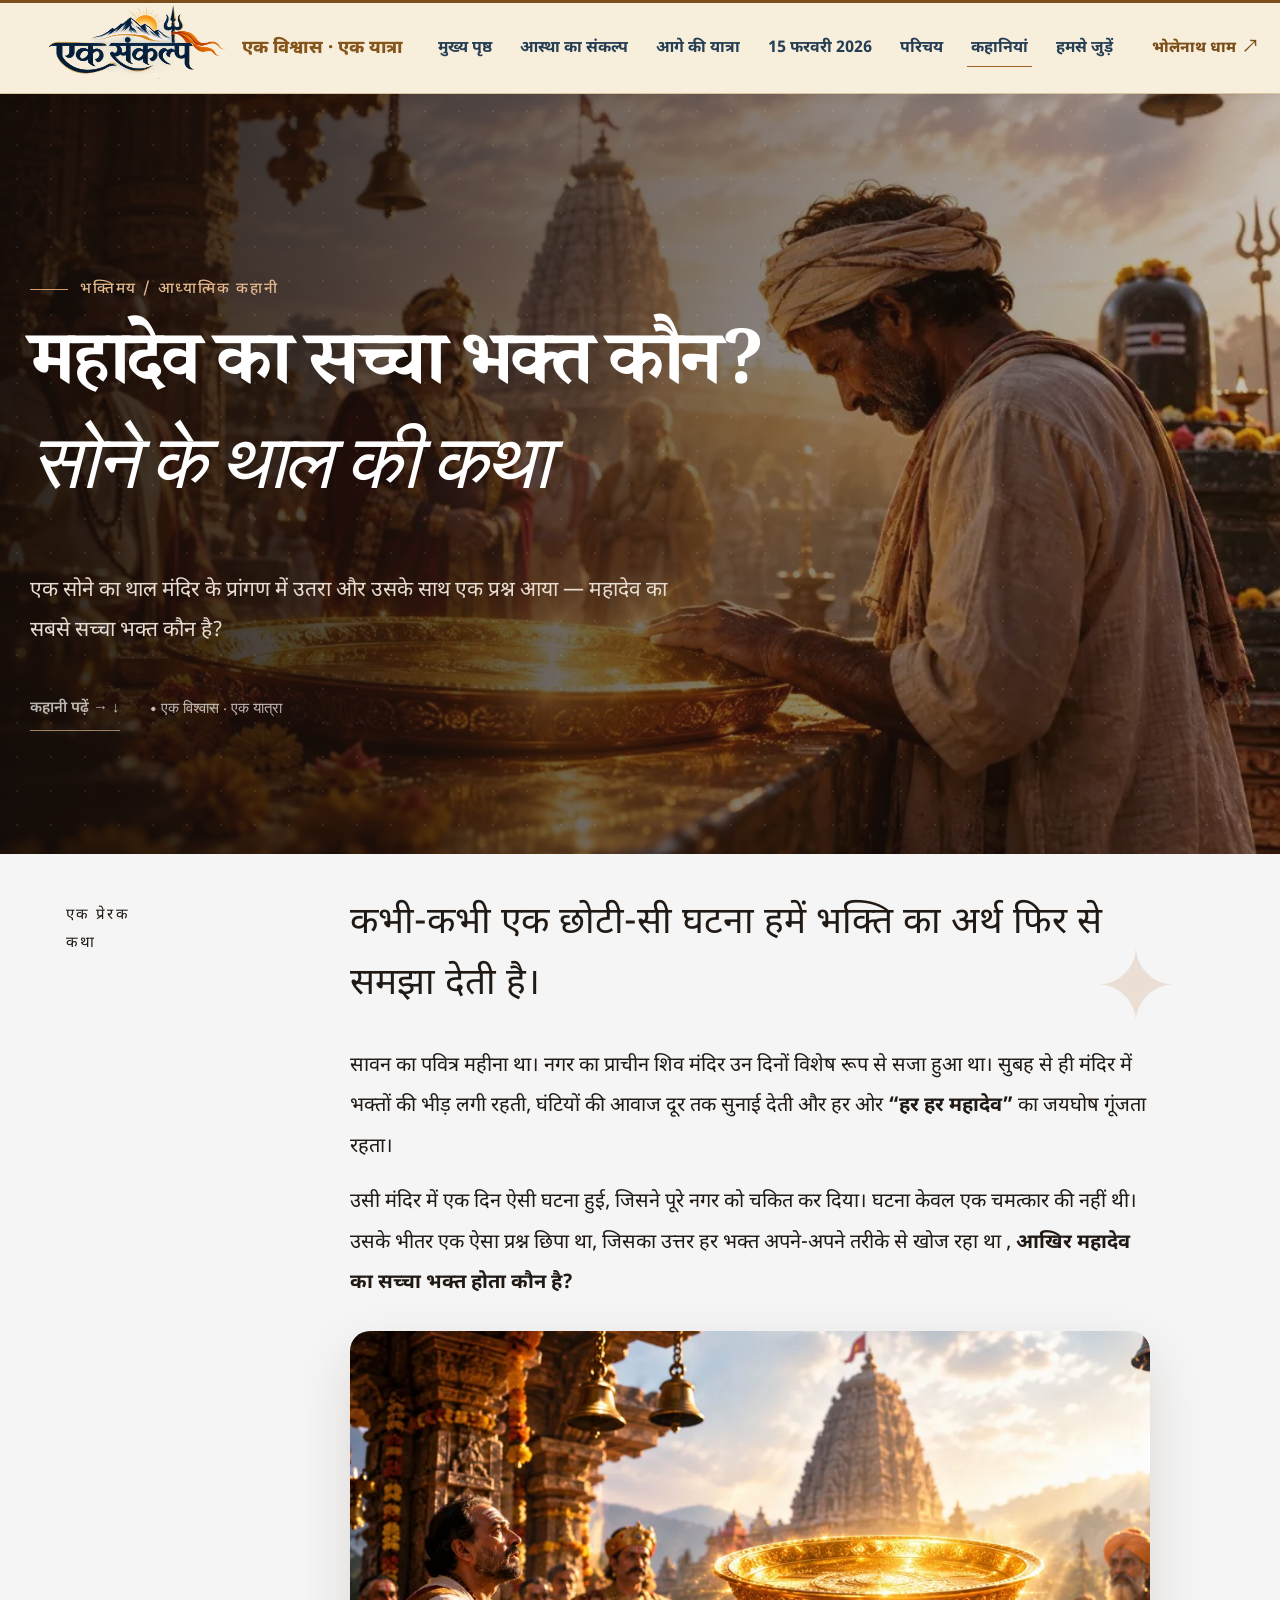
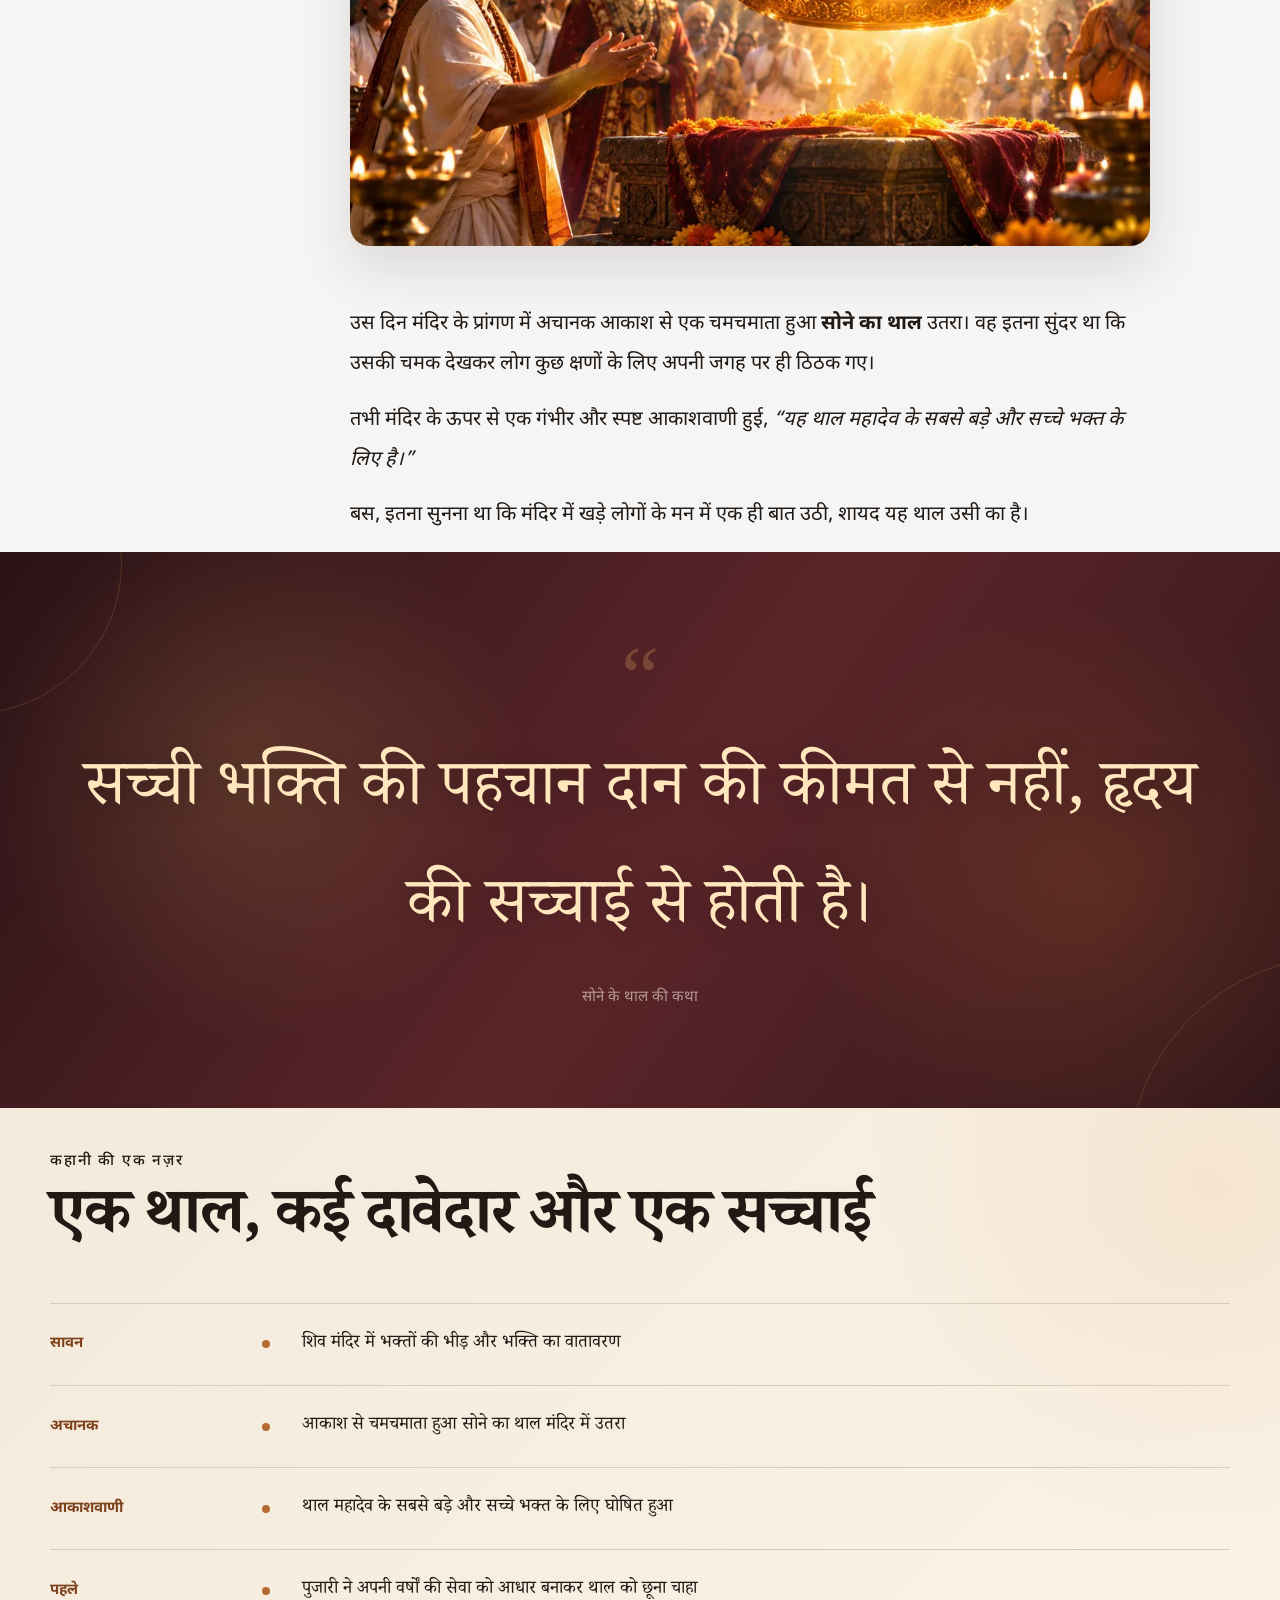
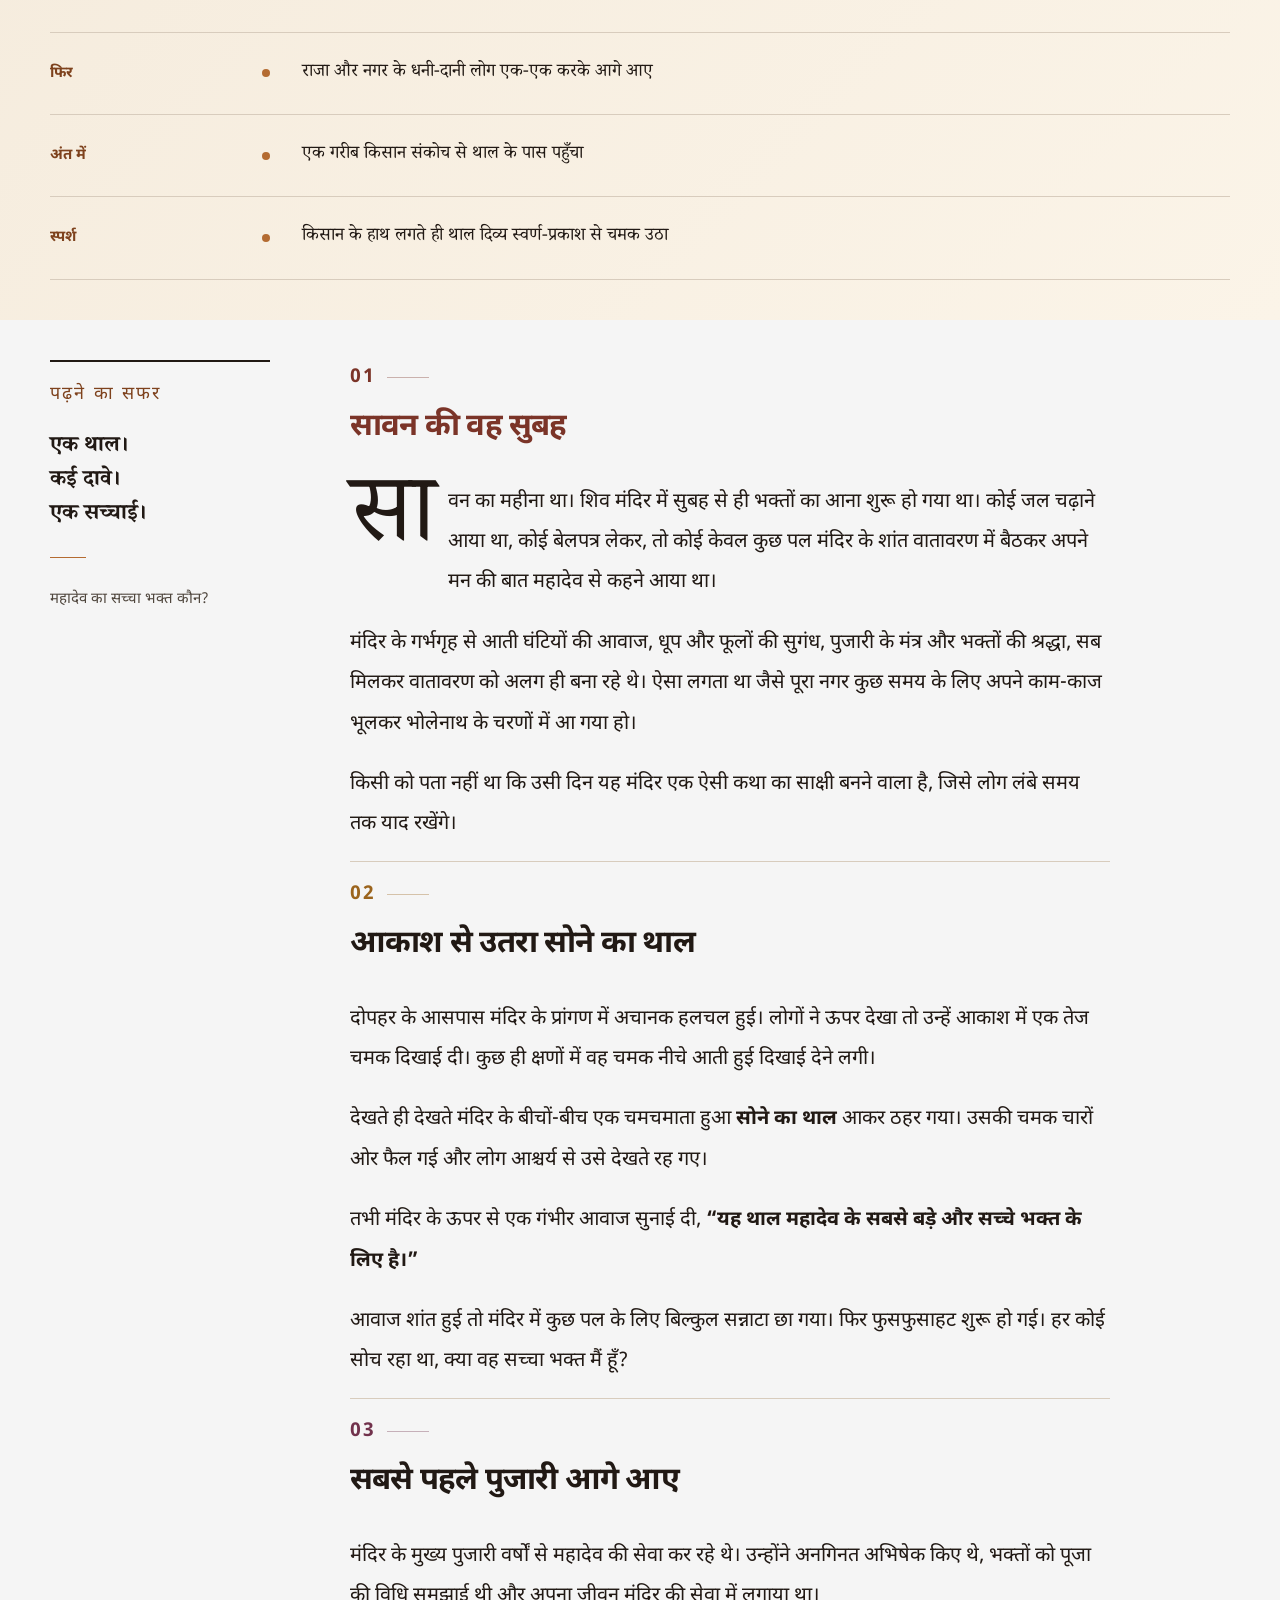
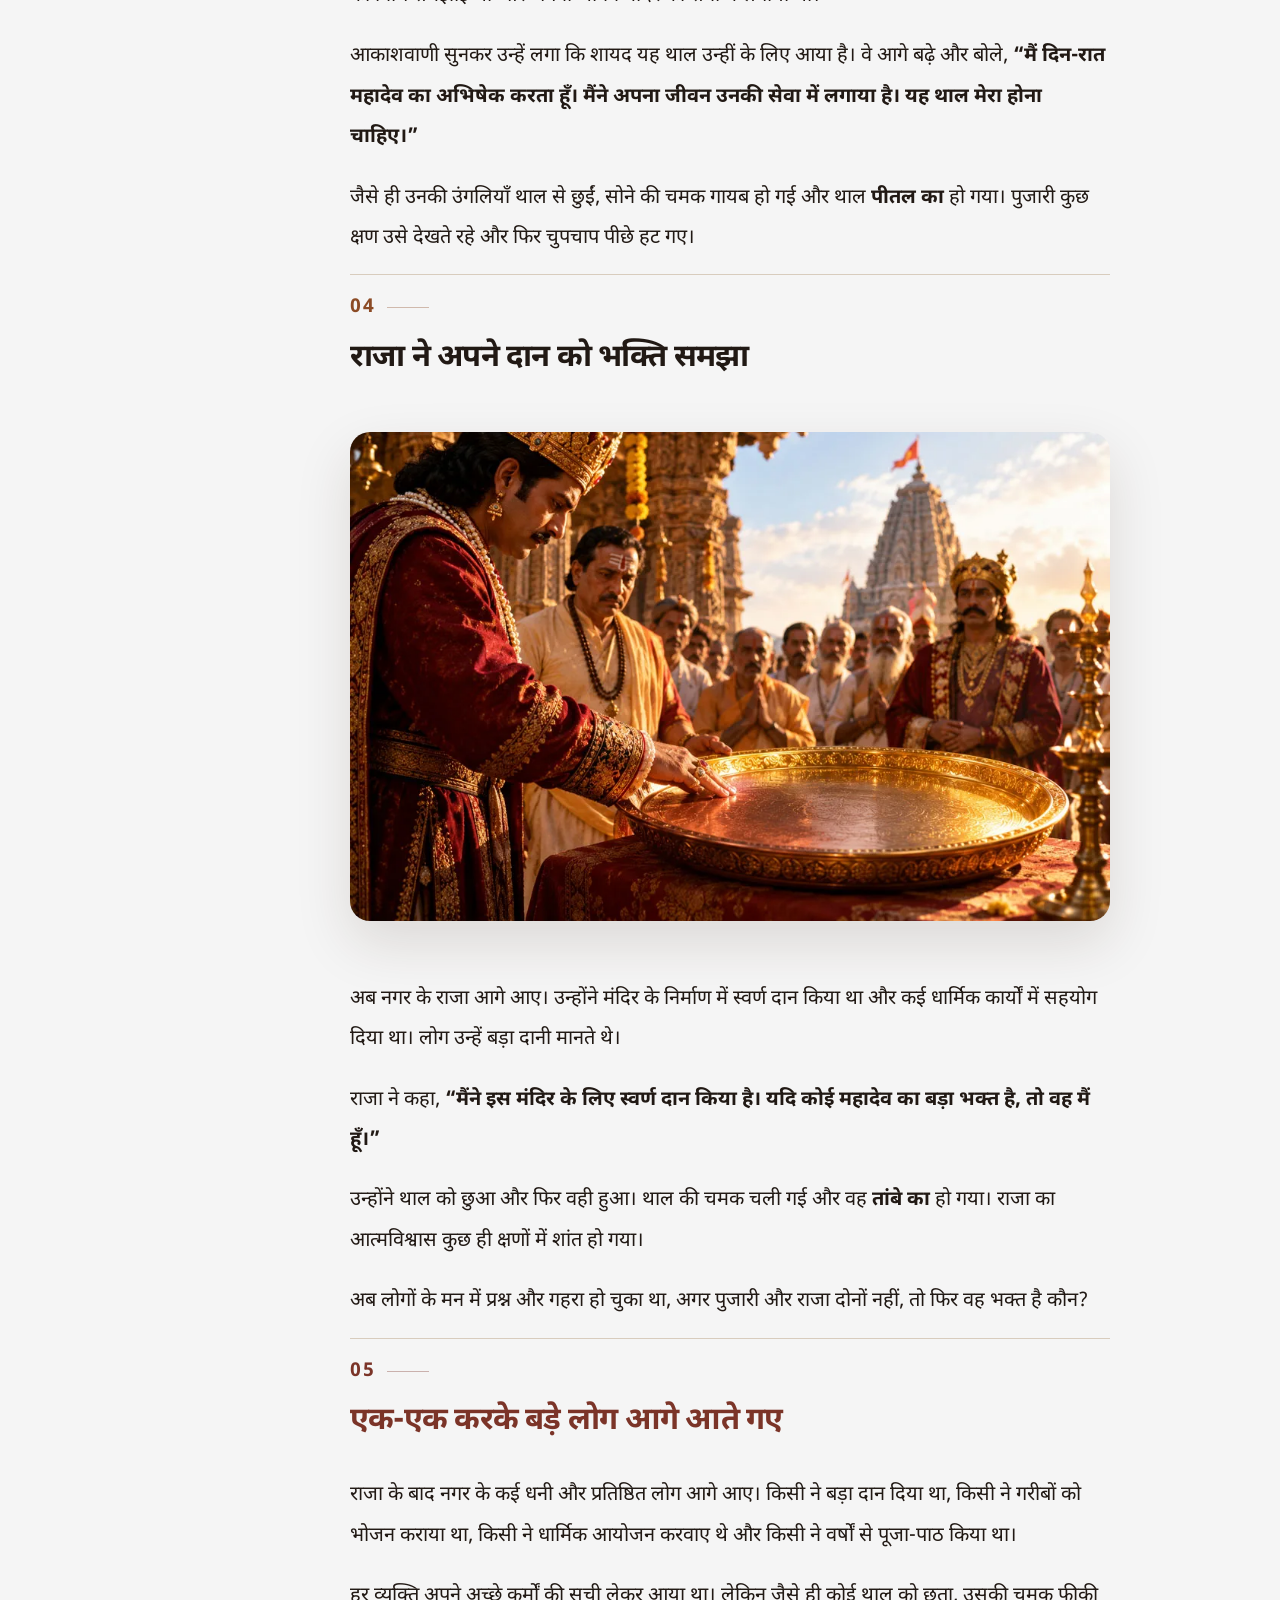
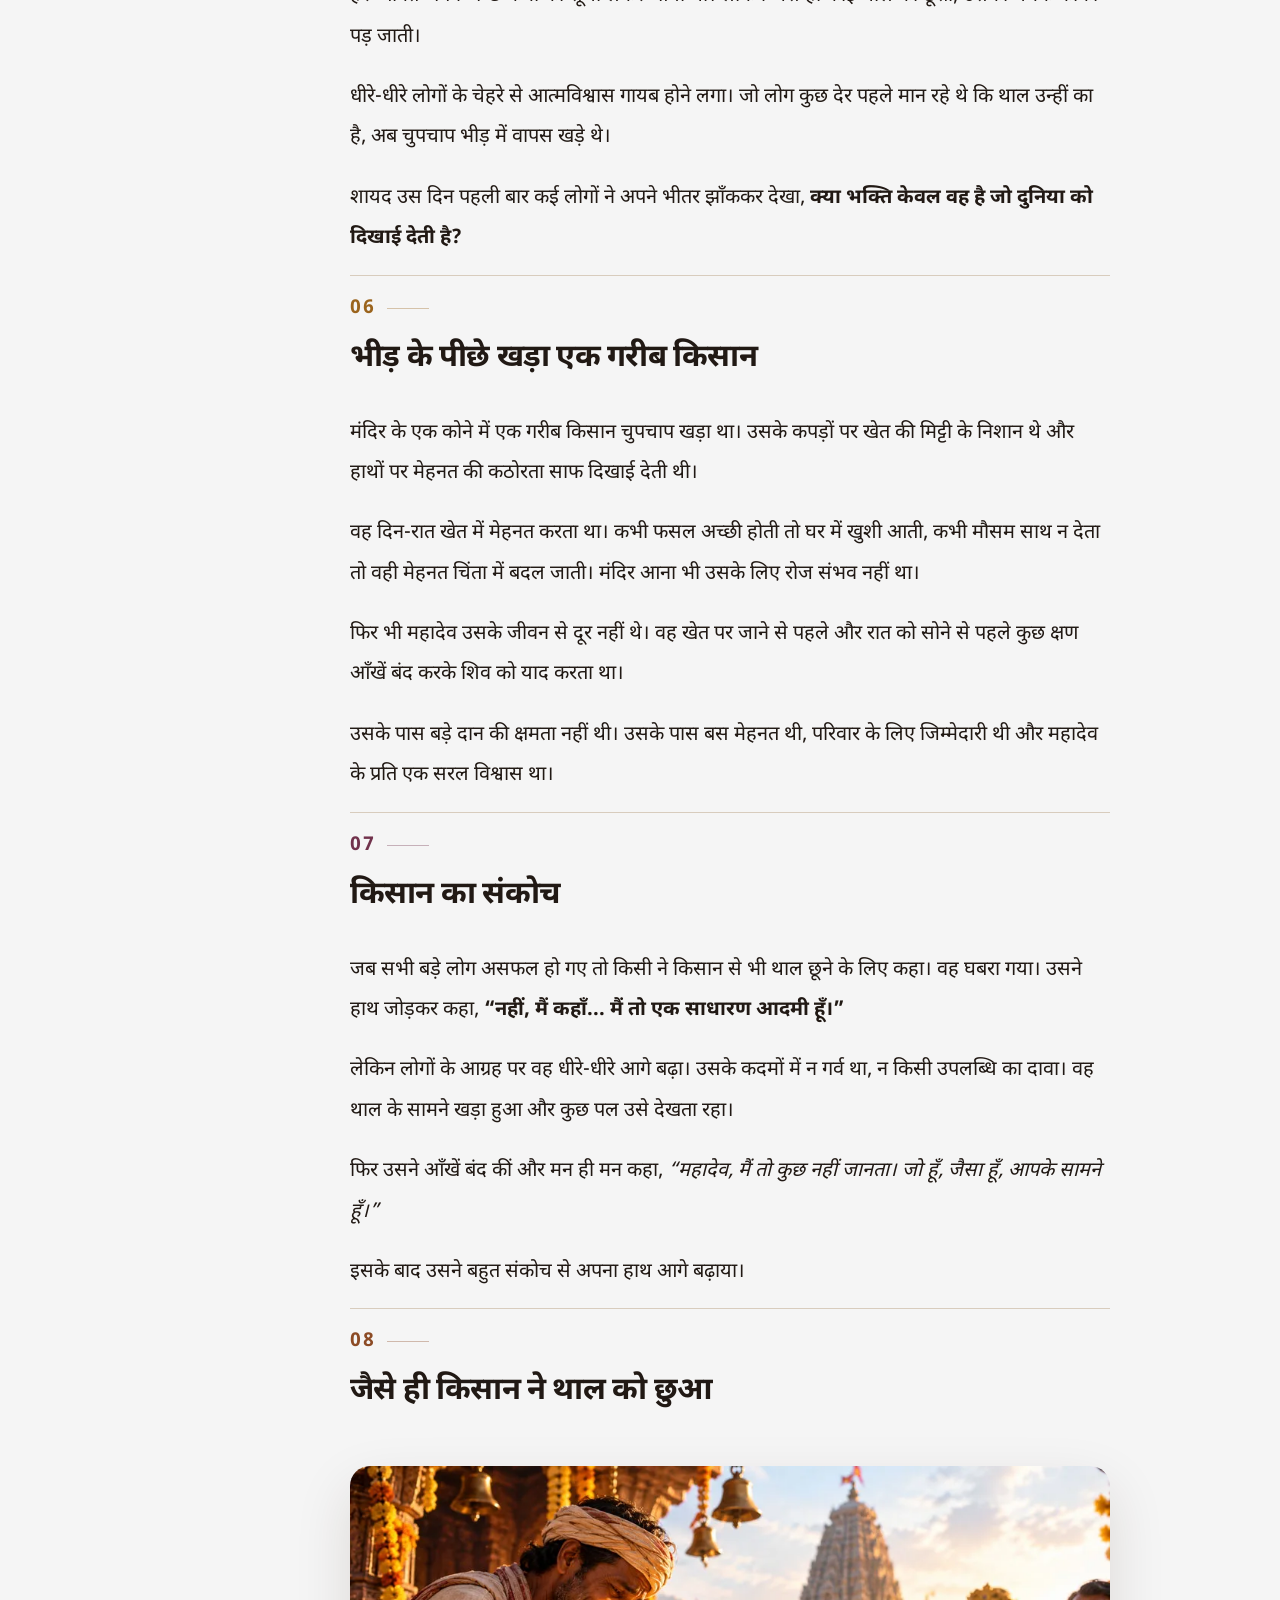
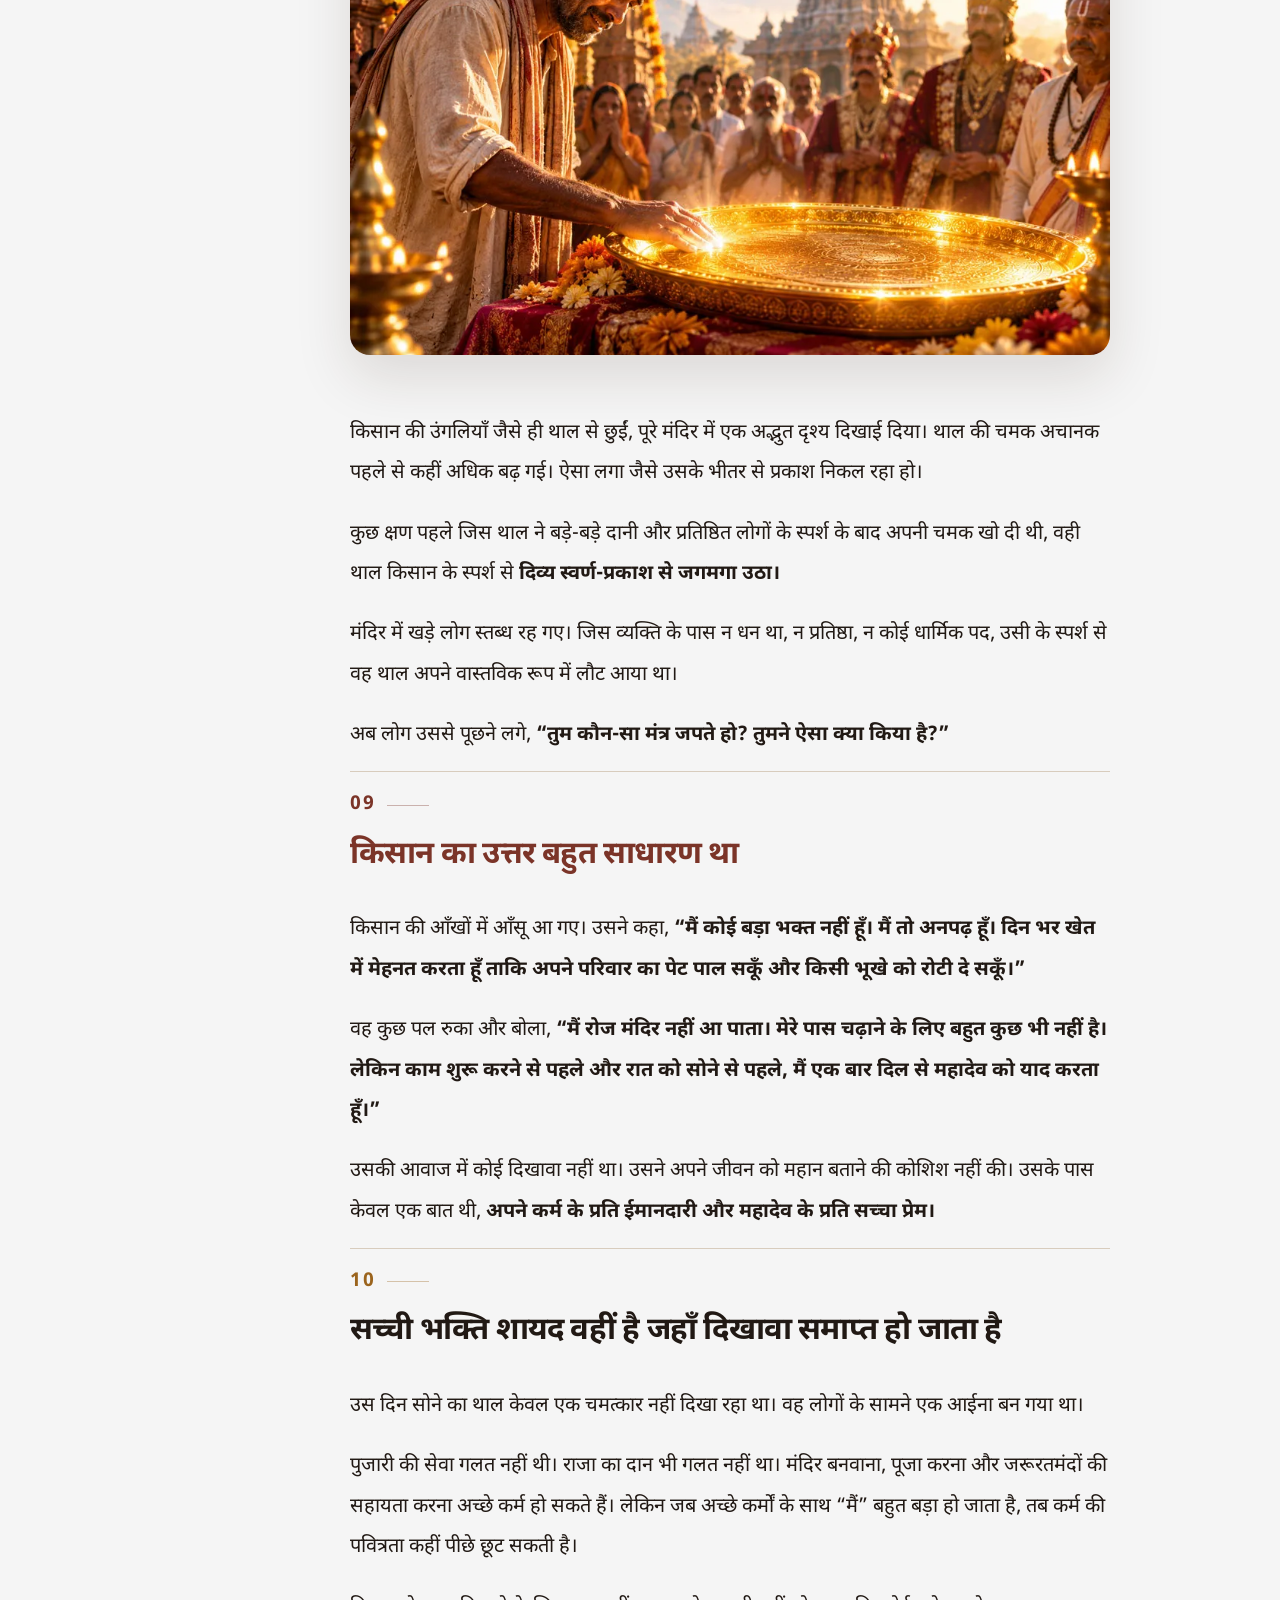
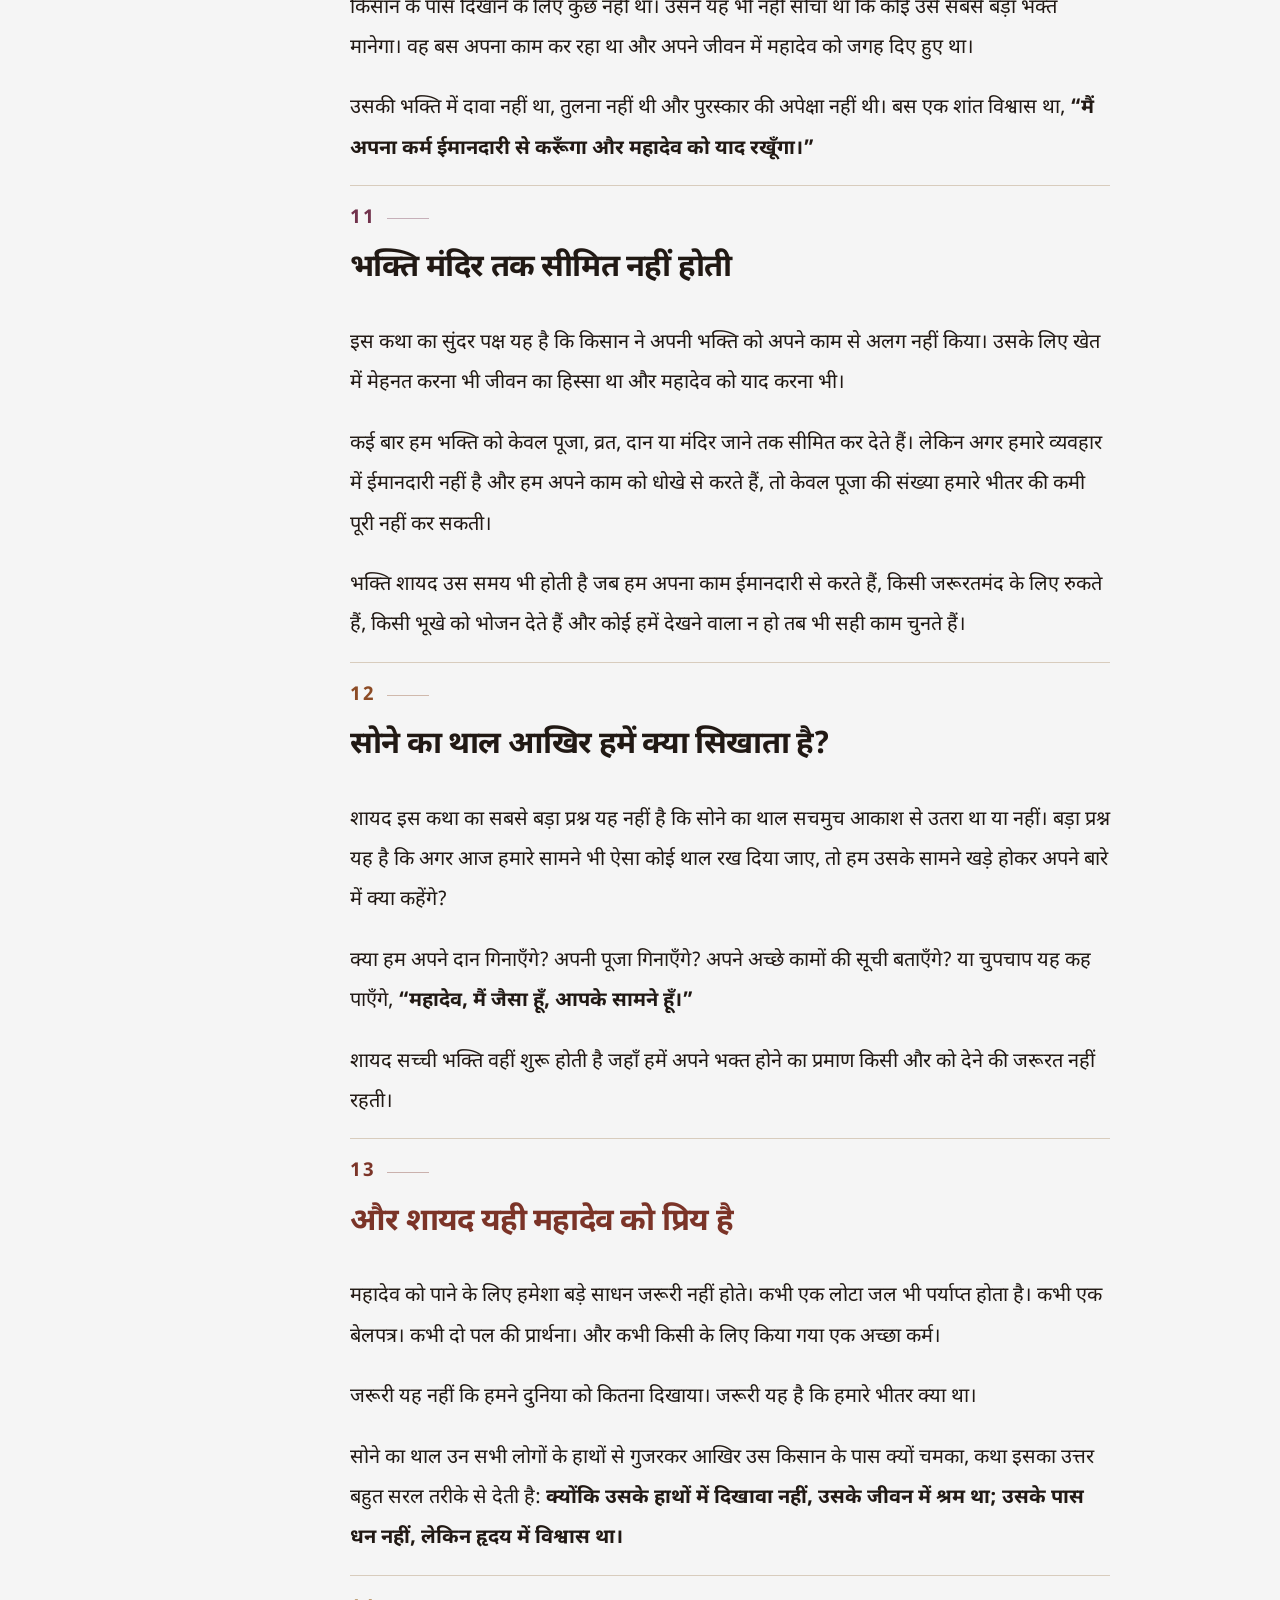
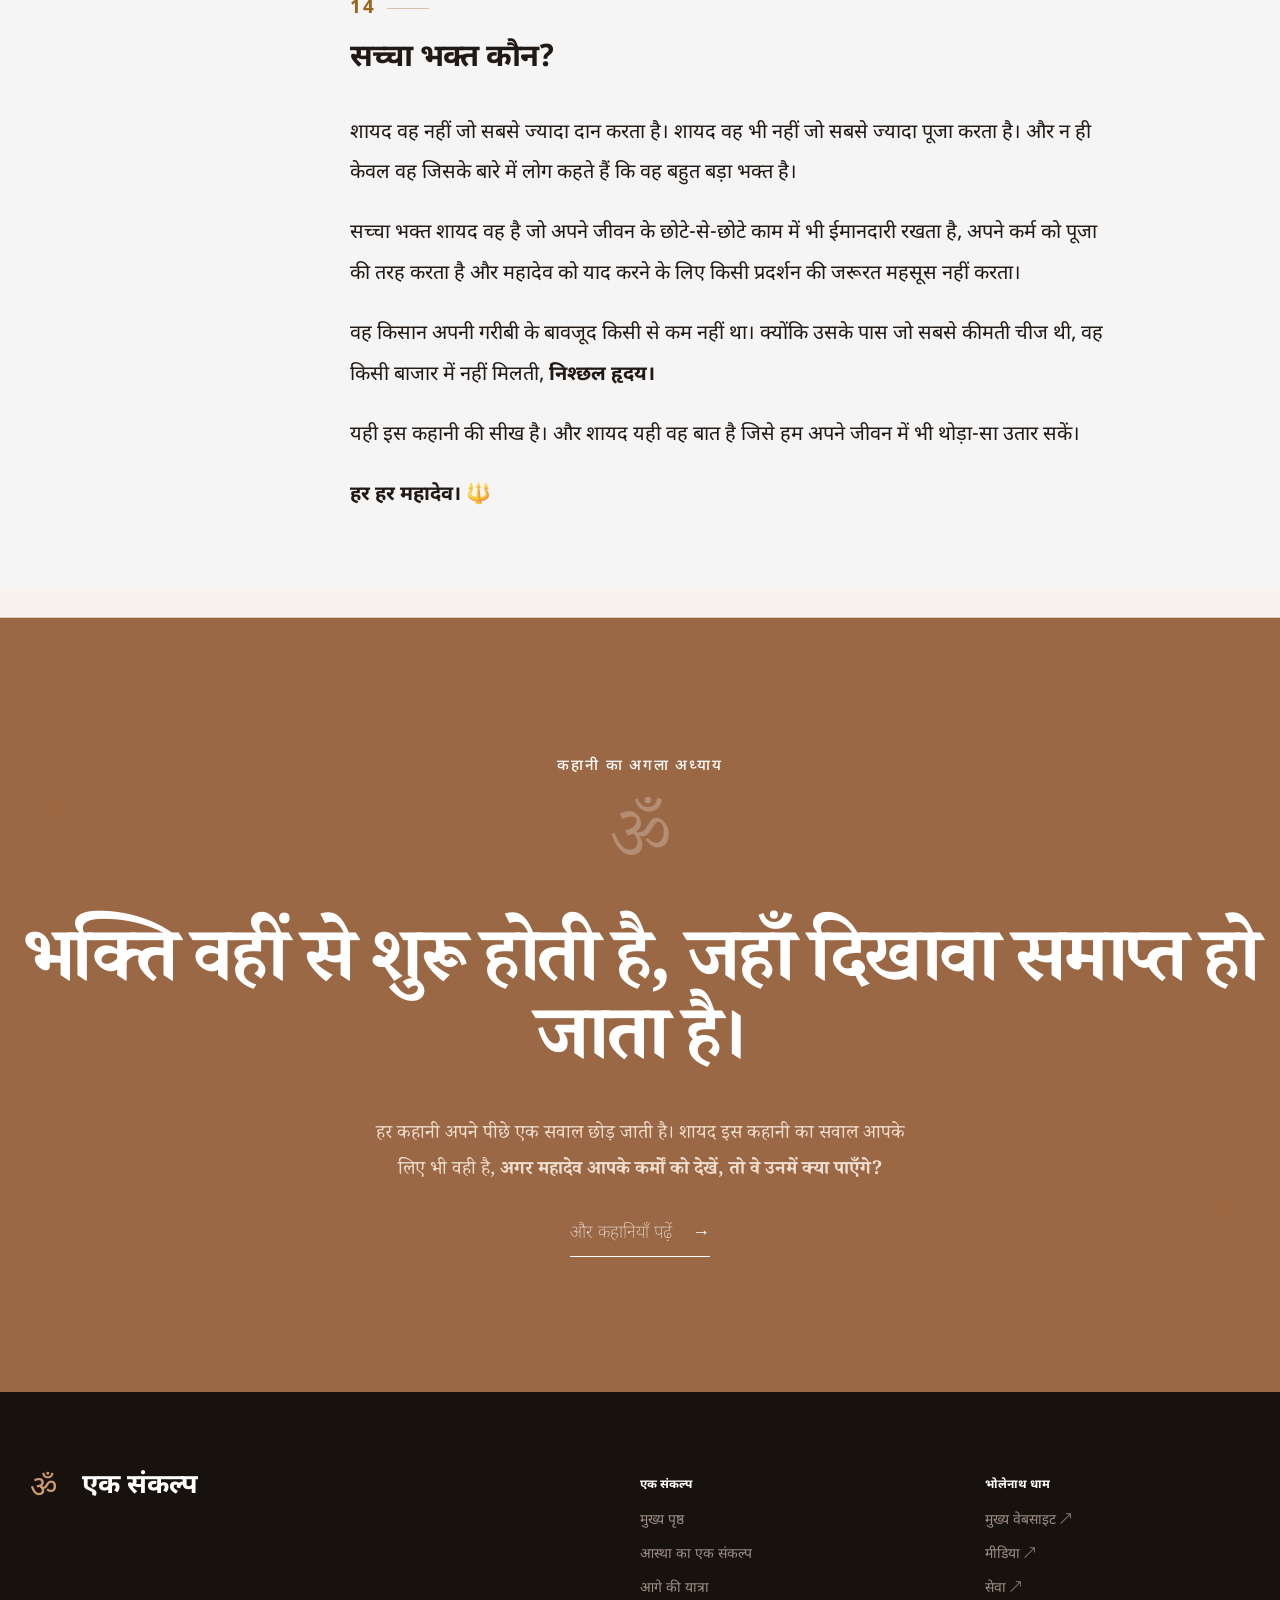
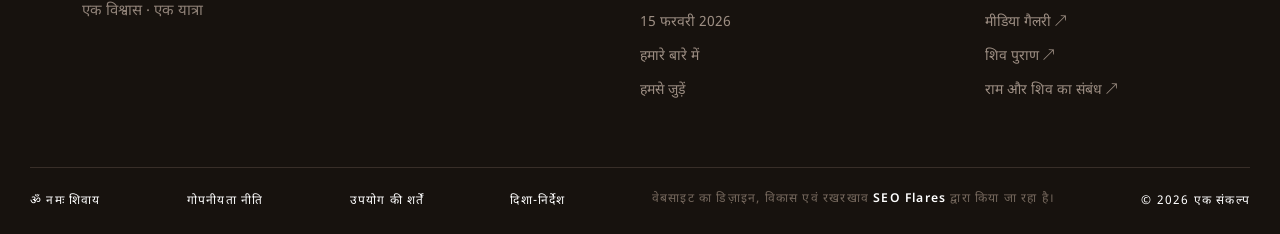
<file: stories/sachcha-shiv-bhakt-kaun.html>
<!DOCTYPE html>
<html lang="hi">
<head>
<meta charset="utf-8">
<meta name="viewport" content="width=device-width, initial-scale=1">
<title>महादेव का सच्चा भक्त कौन? | सोने के थाल की कथा | एक संकल्प</title>
<meta name="description" content="क्या बड़ा दान करने वाला राजा महादेव का सबसे बड़ा भक्त है, या वह साधारण किसान जो अपने कर्म और निश्छल हृदय से शिव को याद करता है? पढ़िए सोने के थाल की प्रेरक कथा।">
<meta name="author" content="एक संकल्प">
<meta name="robots" content="index, follow">
<meta name="theme-color" content="#f8f4ed">
<meta property="og:locale" content="hi_IN">
<link rel="canonical" href="https://eksankalp.xyz/stories/sachcha-shiv-bhakt-kaun.html">
<link rel="icon" type="image/png" href="../images/ek-sankalp-logo.png">
<link rel="apple-touch-icon" href="../images/ek-sankalp-logo.png">
<link rel="preconnect" href="https://fonts.googleapis.com">
<link rel="preconnect" href="https://fonts.gstatic.com" crossorigin>
<link href="https://fonts.googleapis.com/css2?family=Noto+Sans+Devanagari:wght@400;500;600;700;800&family=Noto+Serif+Devanagari:wght@500;600;700;800&display=swap" rel="stylesheet">
<link href="../css/stories.css?v=3" rel="stylesheet">
<link href="../css/style.css?v=3" rel="stylesheet">
<meta property="og:type" content="article">
<meta property="og:title" content="महादेव का सच्चा भक्त कौन? | सोने के थाल की कथा">
<meta property="og:description" content="एक सोने का थाल, एक प्रश्न और कई दावेदार। अंत में सामने आया कि सच्ची भक्ति धन से नहीं, हृदय और कर्मों की शुद्धता से पहचानी जाती है।">
<meta property="og:image" content="https://eksankalp.xyz/images/stories/bholenath-dham-mandir-01.webp">
<meta property="og:image:alt" content="महादेव की भक्ति और सोने के थाल की प्रेरक कथा">
<meta property="og:url" content="https://eksankalp.xyz/stories/sachcha-shiv-bhakt-kaun.html">
<meta property="og:site_name" content="एक संकल्प">
<meta name="twitter:card" content="summary_large_image">
<meta name="twitter:title" content="महादेव का सच्चा भक्त कौन? | सोने के थाल की कथा">
<meta name="twitter:description" content="सच्ची भक्ति धन और दिखावे से नहीं, बल्कि शुद्ध कर्म और निश्छल प्रेम से पहचानी जाती है।">
<meta name="twitter:image" content="https://eksankalp.xyz/stories/images/mahadev-sachcha-bhakt-sonay-ka-thaal.webp">
<script type="application/ld+json">
{"@context":"https://schema.org","@type":"Article","headline":"महादेव का सच्चा भक्त कौन? | सोने के थाल की कथा","description":"सच्ची भक्ति धन और दिखावे से नहीं, बल्कि शुद्ध कर्म और निश्छल प्रेम से पहचानी जाती है।","image":"https://eksankalp.xyz/images/stories/bholenath-dham-mandir-01.webp","inLanguage":"hi-IN","author":{"@type":"Organization","name":"एक संकल्प"},"publisher":{"@type":"Organization","name":"एक संकल्प"},"mainEntityOfPage":{"@type":"WebPage","@id":"https://eksankalp.xyz/stories/sachcha-shiv-bhakt-kaun.html"}}
</script>
</head>
<body>
<header class="site-header">
<div class="topline"></div>
<div class="nav wrap">
<a class="logo" href="../index.html" aria-label="एक संकल्प मुख्य पृष्ठ"><img src="../images/ek-sankalp-logo.png" alt="एक संकल्प — एक विश्वास, एक यात्रा"></a>
<div class="brand-motto" aria-label="एक विश्वास · एक यात्रा">एक विश्वास · एक यात्रा</div>
<button class="mobile-menu-toggle" type="button" aria-label="Open navigation" aria-expanded="false">☰</button>
<nav aria-label="मुख्य नेविगेशन">
<a href="https://eksankalp.xyz/">मुख्य पृष्ठ</a>
<a href="../astha-ka-ek-sankalp.html">आस्था का संकल्प</a>
<a href="../sankalp-abhi-baki-hai.html">आगे की यात्रा</a>
<a href="../15-february-2026.html">15 फरवरी 2026</a>
<a href="../about.html">परिचय</a>
<a class="active" href="index.html">कहानियां</a>
<a href="../contact.html">हमसे जुड़ें</a>
</nav>
<a class="dham-nav" href="https://bholenathdham.in/" rel="noopener" target="_blank"><span>भोलेनाथ धाम</span><b>↗</b></a>
</div>
</header>

<main>
<section class="hero">
<img class="hero-image" src="images/mahadev-sachcha-bhakt-sonay-ka-thaal.webp" alt="सोने के थाल की कथा में महादेव के सच्चे भक्त की प्रतीक्षा">
<div class="hero-shade"></div><div class="hero-pattern"></div>
<div class="wrap hero-content">
<div class="hero-kicker"><span></span>भक्तिमय / आध्यात्मिक कहानी</div>
<h1>महादेव का सच्चा भक्त कौन?<br><em>सोने के थाल की कथा</em></h1>
<p class="hero-text">एक सोने का थाल मंदिर के प्रांगण में उतरा और उसके साथ एक प्रश्न आया — महादेव का सबसे सच्चा भक्त कौन है?</p>
<div class="hero-meta"><a class="hero-link" href="#story">कहानी पढ़ें → ↓</a><div class="hero-note">• एक विश्वास · एक यात्रा</div></div>
</div>
</section>

<section class="opening" id="story">
<div class="container opening-grid">
<div class="opening-label">एक प्रेरक<br>कथा</div>
<div class="opening-text">
<p class="lead">कभी-कभी एक छोटी-सी घटना हमें भक्ति का अर्थ फिर से समझा देती है।</p>
<p style="margin-bottom:15px;">सावन का पवित्र महीना था। नगर का प्राचीन शिव मंदिर उन दिनों विशेष रूप से सजा हुआ था। सुबह से ही मंदिर में भक्तों की भीड़ लगी रहती, घंटियों की आवाज दूर तक सुनाई देती और हर ओर <strong>“हर हर महादेव”</strong> का जयघोष गूंजता रहता।</p>
<p>उसी मंदिर में एक दिन ऐसी घटना हुई, जिसने पूरे नगर को चकित कर दिया। घटना केवल एक चमत्कार की नहीं थी। उसके भीतर एक ऐसा प्रश्न छिपा था, जिसका उत्तर हर भक्त अपने-अपने तरीके से खोज रहा था , <strong>आखिर महादेव का सच्चा भक्त होता कौन है?</strong></p>
<figure class="story-image"><img src="images/mahadev-sone-ka-thaal-divya-prakat.webp" alt="शिव मंदिर की भक्ति से जुड़ी कथा" loading="lazy"></figure>
<p style="margin-bottom:15px;">उस दिन मंदिर के प्रांगण में अचानक आकाश से एक चमचमाता हुआ <strong>सोने का थाल</strong> उतरा। वह इतना सुंदर था कि उसकी चमक देखकर लोग कुछ क्षणों के लिए अपनी जगह पर ही ठिठक गए।</p>
<p style="margin-bottom:15px;">तभी मंदिर के ऊपर से एक गंभीर और स्पष्ट आकाशवाणी हुई, <em>“यह थाल महादेव के सबसे बड़े और सच्चे भक्त के लिए है।”</em></p>
<p>बस, इतना सुनना था कि मंदिर में खड़े लोगों के मन में एक ही बात उठी, शायद यह थाल उसी का है।</p>
</div></div>
</section>

<section class="quote-band"><div class="container quote-inner"><span class="quote-symbol">“</span><p>सच्ची भक्ति की पहचान दान की कीमत से नहीं, हृदय की सच्चाई से होती है।</p><small>सोने के थाल की कथा</small></div></section>

<section class="timeline-section"><div class="container">
<div class="section-kicker">कहानी की एक नज़र</div>
<h2 class="display-title">एक थाल, कई दावेदार और एक सच्चाई</h2>
<div class="timeline1">
<div class="timeline-item1"><div class="timeline-date1">सावन</div><div class="timeline-dot1"></div><div class="timeline-copy1">शिव मंदिर में भक्तों की भीड़ और भक्ति का वातावरण</div></div>
<div class="timeline-item1"><div class="timeline-date1">अचानक</div><div class="timeline-dot1"></div><div class="timeline-copy1">आकाश से चमचमाता हुआ सोने का थाल मंदिर में उतरा</div></div>
<div class="timeline-item1"><div class="timeline-date1">आकाशवाणी</div><div class="timeline-dot1"></div><div class="timeline-copy1">थाल महादेव के सबसे बड़े और सच्चे भक्त के लिए घोषित हुआ</div></div>
<div class="timeline-item1"><div class="timeline-date1">पहले</div><div class="timeline-dot1"></div><div class="timeline-copy1">पुजारी ने अपनी वर्षों की सेवा को आधार बनाकर थाल को छूना चाहा</div></div>
<div class="timeline-item1"><div class="timeline-date1">फिर</div><div class="timeline-dot1"></div><div class="timeline-copy1">राजा और नगर के धनी-दानी लोग एक-एक करके आगे आए</div></div>
<div class="timeline-item1"><div class="timeline-date1">अंत में</div><div class="timeline-dot1"></div><div class="timeline-copy1">एक गरीब किसान संकोच से थाल के पास पहुँचा</div></div>
<div class="timeline-item1"><div class="timeline-date1">स्पर्श</div><div class="timeline-dot1"></div><div class="timeline-copy1">किसान के हाथ लगते ही थाल दिव्य स्वर्ण-प्रकाश से चमक उठा</div></div>
</div></div></section>

<article class="article"><div class="container article-layout">
<aside class="article-aside"><div class="aside-card"><span class="aside-kicker">पढ़ने का सफर</span><strong>एक थाल।<br>कई दावे।<br>एक सच्चाई।</strong><span class="aside-rule"></span><small>महादेव का सच्चा भक्त कौन?</small></div></aside>

<div class="article-content">

<section class="story-section" id="section-01"><div class="section-marker"><span>01</span></div><h2>सावन की वह सुबह</h2>
<p>सावन का महीना था। शिव मंदिर में सुबह से ही भक्तों का आना शुरू हो गया था। कोई जल चढ़ाने आया था, कोई बेलपत्र लेकर, तो कोई केवल कुछ पल मंदिर के शांत वातावरण में बैठकर अपने मन की बात महादेव से कहने आया था।</p>
<p>मंदिर के गर्भगृह से आती घंटियों की आवाज, धूप और फूलों की सुगंध, पुजारी के मंत्र और भक्तों की श्रद्धा, सब मिलकर वातावरण को अलग ही बना रहे थे। ऐसा लगता था जैसे पूरा नगर कुछ समय के लिए अपने काम-काज भूलकर भोलेनाथ के चरणों में आ गया हो।</p>
<p>किसी को पता नहीं था कि उसी दिन यह मंदिर एक ऐसी कथा का साक्षी बनने वाला है, जिसे लोग लंबे समय तक याद रखेंगे।</p></section>

<section class="story-section" id="section-02"><div class="section-marker"><span>02</span></div><h2>आकाश से उतरा सोने का थाल</h2>
<p>दोपहर के आसपास मंदिर के प्रांगण में अचानक हलचल हुई। लोगों ने ऊपर देखा तो उन्हें आकाश में एक तेज चमक दिखाई दी। कुछ ही क्षणों में वह चमक नीचे आती हुई दिखाई देने लगी।</p>
<p>देखते ही देखते मंदिर के बीचों-बीच एक चमचमाता हुआ <strong>सोने का थाल</strong> आकर ठहर गया। उसकी चमक चारों ओर फैल गई और लोग आश्चर्य से उसे देखते रह गए।</p>
<p>तभी मंदिर के ऊपर से एक गंभीर आवाज सुनाई दी, <strong>“यह थाल महादेव के सबसे बड़े और सच्चे भक्त के लिए है।”</strong></p>
<p>आवाज शांत हुई तो मंदिर में कुछ पल के लिए बिल्कुल सन्नाटा छा गया। फिर फुसफुसाहट शुरू हो गई। हर कोई सोच रहा था, क्या वह सच्चा भक्त मैं हूँ?</p></section>

<section class="story-section" id="section-03"><div class="section-marker"><span>03</span></div><h2>सबसे पहले पुजारी आगे आए</h2>
<p>मंदिर के मुख्य पुजारी वर्षों से महादेव की सेवा कर रहे थे। उन्होंने अनगिनत अभिषेक किए थे, भक्तों को पूजा की विधि समझाई थी और अपना जीवन मंदिर की सेवा में लगाया था।</p>
<p>आकाशवाणी सुनकर उन्हें लगा कि शायद यह थाल उन्हीं के लिए आया है। वे आगे बढ़े और बोले, <strong>“मैं दिन-रात महादेव का अभिषेक करता हूँ। मैंने अपना जीवन उनकी सेवा में लगाया है। यह थाल मेरा होना चाहिए।”</strong></p>
<p>जैसे ही उनकी उंगलियाँ थाल से छुईं, सोने की चमक गायब हो गई और थाल <strong>पीतल का</strong> हो गया। पुजारी कुछ क्षण उसे देखते रहे और फिर चुपचाप पीछे हट गए।</p></section>

<section class="story-section" id="section-04"><div class="section-marker"><span>04</span></div><h2>राजा ने अपने दान को भक्ति समझा</h2>
<figure class="story-image"><img src="images/raja-sone-ke-thaal-ko-chhoota-hua.webp" alt="राजा मंदिर में सोने के थाल को छूकर उसकी परीक्षा करते हुए" loading="lazy"></figure>
<p>अब नगर के राजा आगे आए। उन्होंने मंदिर के निर्माण में स्वर्ण दान किया था और कई धार्मिक कार्यों में सहयोग दिया था। लोग उन्हें बड़ा दानी मानते थे।</p>
<p>राजा ने कहा, <strong>“मैंने इस मंदिर के लिए स्वर्ण दान किया है। यदि कोई महादेव का बड़ा भक्त है, तो वह मैं हूँ।”</strong></p>
<p>उन्होंने थाल को छुआ और फिर वही हुआ। थाल की चमक चली गई और वह <strong>तांबे का</strong> हो गया। राजा का आत्मविश्वास कुछ ही क्षणों में शांत हो गया।</p>
<p>अब लोगों के मन में प्रश्न और गहरा हो चुका था, अगर पुजारी और राजा दोनों नहीं, तो फिर वह भक्त है कौन?</p></section>

<section class="story-section" id="section-05"><div class="section-marker"><span>05</span></div><h2>एक-एक करके बड़े लोग आगे आते गए</h2>
<p>राजा के बाद नगर के कई धनी और प्रतिष्ठित लोग आगे आए। किसी ने बड़ा दान दिया था, किसी ने गरीबों को भोजन कराया था, किसी ने धार्मिक आयोजन करवाए थे और किसी ने वर्षों से पूजा-पाठ किया था।</p>
<p>हर व्यक्ति अपने अच्छे कर्मों की सूची लेकर आया था। लेकिन जैसे ही कोई थाल को छूता, उसकी चमक फीकी पड़ जाती।</p>
<p>धीरे-धीरे लोगों के चेहरे से आत्मविश्वास गायब होने लगा। जो लोग कुछ देर पहले मान रहे थे कि थाल उन्हीं का है, अब चुपचाप भीड़ में वापस खड़े थे।</p>
<p>शायद उस दिन पहली बार कई लोगों ने अपने भीतर झाँककर देखा, <strong>क्या भक्ति केवल वह है जो दुनिया को दिखाई देती है?</strong></p></section>

<section class="story-section" id="section-06"><div class="section-marker"><span>06</span></div><h2>भीड़ के पीछे खड़ा एक गरीब किसान</h2>
<p>मंदिर के एक कोने में एक गरीब किसान चुपचाप खड़ा था। उसके कपड़ों पर खेत की मिट्टी के निशान थे और हाथों पर मेहनत की कठोरता साफ दिखाई देती थी।</p>
<p>वह दिन-रात खेत में मेहनत करता था। कभी फसल अच्छी होती तो घर में खुशी आती, कभी मौसम साथ न देता तो वही मेहनत चिंता में बदल जाती। मंदिर आना भी उसके लिए रोज संभव नहीं था।</p>
<p>फिर भी महादेव उसके जीवन से दूर नहीं थे। वह खेत पर जाने से पहले और रात को सोने से पहले कुछ क्षण आँखें बंद करके शिव को याद करता था।</p>
<p>उसके पास बड़े दान की क्षमता नहीं थी। उसके पास बस मेहनत थी, परिवार के लिए जिम्मेदारी थी और महादेव के प्रति एक सरल विश्वास था।</p></section>

<section class="story-section" id="section-07"><div class="section-marker"><span>07</span></div><h2>किसान का संकोच</h2>
<p>जब सभी बड़े लोग असफल हो गए तो किसी ने किसान से भी थाल छूने के लिए कहा। वह घबरा गया। उसने हाथ जोड़कर कहा, <strong>“नहीं, मैं कहाँ... मैं तो एक साधारण आदमी हूँ।”</strong></p>
<p>लेकिन लोगों के आग्रह पर वह धीरे-धीरे आगे बढ़ा। उसके कदमों में न गर्व था, न किसी उपलब्धि का दावा। वह थाल के सामने खड़ा हुआ और कुछ पल उसे देखता रहा।</p>
<p>फिर उसने आँखें बंद कीं और मन ही मन कहा, <em>“महादेव, मैं तो कुछ नहीं जानता। जो हूँ, जैसा हूँ, आपके सामने हूँ।”</em></p>
<p>इसके बाद उसने बहुत संकोच से अपना हाथ आगे बढ़ाया।</p></section>

<section class="story-section" id="section-08"><div class="section-marker"><span>08</span></div><h2>जैसे ही किसान ने थाल को छुआ</h2>
<figure class="story-image"><img src="images/gareeb-kisan-sachcha-mahadev-bhakt.webp" alt="महादेव की भक्ति और आध्यात्मिक वातावरण" loading="lazy"></figure>
<p>किसान की उंगलियाँ जैसे ही थाल से छुईं, पूरे मंदिर में एक अद्भुत दृश्य दिखाई दिया। थाल की चमक अचानक पहले से कहीं अधिक बढ़ गई। ऐसा लगा जैसे उसके भीतर से प्रकाश निकल रहा हो।</p>
<p>कुछ क्षण पहले जिस थाल ने बड़े-बड़े दानी और प्रतिष्ठित लोगों के स्पर्श के बाद अपनी चमक खो दी थी, वही थाल किसान के स्पर्श से <strong>दिव्य स्वर्ण-प्रकाश से जगमगा उठा।</strong></p>
<p>मंदिर में खड़े लोग स्तब्ध रह गए। जिस व्यक्ति के पास न धन था, न प्रतिष्ठा, न कोई धार्मिक पद, उसी के स्पर्श से वह थाल अपने वास्तविक रूप में लौट आया था।</p>
<p>अब लोग उससे पूछने लगे, <strong>“तुम कौन-सा मंत्र जपते हो? तुमने ऐसा क्या किया है?”</strong></p></section>

<section class="story-section" id="section-09"><div class="section-marker"><span>09</span></div><h2>किसान का उत्तर बहुत साधारण था</h2>
<p>किसान की आँखों में आँसू आ गए। उसने कहा, <strong>“मैं कोई बड़ा भक्त नहीं हूँ। मैं तो अनपढ़ हूँ। दिन भर खेत में मेहनत करता हूँ ताकि अपने परिवार का पेट पाल सकूँ और किसी भूखे को रोटी दे सकूँ।”</strong></p>
<p>वह कुछ पल रुका और बोला, <strong>“मैं रोज मंदिर नहीं आ पाता। मेरे पास चढ़ाने के लिए बहुत कुछ भी नहीं है। लेकिन काम शुरू करने से पहले और रात को सोने से पहले, मैं एक बार दिल से महादेव को याद करता हूँ।”</strong></p>
<p>उसकी आवाज में कोई दिखावा नहीं था। उसने अपने जीवन को महान बताने की कोशिश नहीं की। उसके पास केवल एक बात थी, <strong>अपने कर्म के प्रति ईमानदारी और महादेव के प्रति सच्चा प्रेम।</strong></p></section>

<section class="story-section" id="section-10"><div class="section-marker"><span>10</span></div><h2>सच्ची भक्ति शायद वहीं है जहाँ दिखावा समाप्त हो जाता है</h2>
<p>उस दिन सोने का थाल केवल एक चमत्कार नहीं दिखा रहा था। वह लोगों के सामने एक आईना बन गया था।</p>
<p>पुजारी की सेवा गलत नहीं थी। राजा का दान भी गलत नहीं था। मंदिर बनवाना, पूजा करना और जरूरतमंदों की सहायता करना अच्छे कर्म हो सकते हैं। लेकिन जब अच्छे कर्मों के साथ “मैं” बहुत बड़ा हो जाता है, तब कर्म की पवित्रता कहीं पीछे छूट सकती है।</p>
<p>किसान के पास दिखाने के लिए कुछ नहीं था। उसने यह भी नहीं सोचा था कि कोई उसे सबसे बड़ा भक्त मानेगा। वह बस अपना काम कर रहा था और अपने जीवन में महादेव को जगह दिए हुए था।</p>
<p>उसकी भक्ति में दावा नहीं था, तुलना नहीं थी और पुरस्कार की अपेक्षा नहीं थी। बस एक शांत विश्वास था, <strong>“मैं अपना कर्म ईमानदारी से करूँगा और महादेव को याद रखूँगा।”</strong></p></section>

<section class="story-section" id="section-11"><div class="section-marker"><span>11</span></div><h2>भक्ति मंदिर तक सीमित नहीं होती</h2>
<p>इस कथा का सुंदर पक्ष यह है कि किसान ने अपनी भक्ति को अपने काम से अलग नहीं किया। उसके लिए खेत में मेहनत करना भी जीवन का हिस्सा था और महादेव को याद करना भी।</p>
<p>कई बार हम भक्ति को केवल पूजा, व्रत, दान या मंदिर जाने तक सीमित कर देते हैं। लेकिन अगर हमारे व्यवहार में ईमानदारी नहीं है और हम अपने काम को धोखे से करते हैं, तो केवल पूजा की संख्या हमारे भीतर की कमी पूरी नहीं कर सकती।</p>
<p>भक्ति शायद उस समय भी होती है जब हम अपना काम ईमानदारी से करते हैं, किसी जरूरतमंद के लिए रुकते हैं, किसी भूखे को भोजन देते हैं और कोई हमें देखने वाला न हो तब भी सही काम चुनते हैं।</p></section>

<section class="story-section" id="section-12"><div class="section-marker"><span>12</span></div><h2>सोने का थाल आखिर हमें क्या सिखाता है?</h2>
<p>शायद इस कथा का सबसे बड़ा प्रश्न यह नहीं है कि सोने का थाल सचमुच आकाश से उतरा था या नहीं। बड़ा प्रश्न यह है कि अगर आज हमारे सामने भी ऐसा कोई थाल रख दिया जाए, तो हम उसके सामने खड़े होकर अपने बारे में क्या कहेंगे?</p>
<p>क्या हम अपने दान गिनाएँगे? अपनी पूजा गिनाएँगे? अपने अच्छे कामों की सूची बताएँगे? या चुपचाप यह कह पाएँगे, <strong>“महादेव, मैं जैसा हूँ, आपके सामने हूँ।”</strong></p>
<p>शायद सच्ची भक्ति वहीं शुरू होती है जहाँ हमें अपने भक्त होने का प्रमाण किसी और को देने की जरूरत नहीं रहती।</p></section>

<section class="story-section" id="section-13"><div class="section-marker"><span>13</span></div><h2>और शायद यही महादेव को प्रिय है</h2>
<p>महादेव को पाने के लिए हमेशा बड़े साधन जरूरी नहीं होते। कभी एक लोटा जल भी पर्याप्त होता है। कभी एक बेलपत्र। कभी दो पल की प्रार्थना। और कभी किसी के लिए किया गया एक अच्छा कर्म।</p>
<p>जरूरी यह नहीं कि हमने दुनिया को कितना दिखाया। जरूरी यह है कि हमारे भीतर क्या था।</p>
<p>सोने का थाल उन सभी लोगों के हाथों से गुजरकर आखिर उस किसान के पास क्यों चमका, कथा इसका उत्तर बहुत सरल तरीके से देती है: <strong>क्योंकि उसके हाथों में दिखावा नहीं, उसके जीवन में श्रम था; उसके पास धन नहीं, लेकिन हृदय में विश्वास था।</strong></p>
</section>

<section class="story-section" id="section-14"><div class="section-marker"><span>14</span></div><h2>सच्चा भक्त कौन?</h2>
<p>शायद वह नहीं जो सबसे ज्यादा दान करता है। शायद वह भी नहीं जो सबसे ज्यादा पूजा करता है। और न ही केवल वह जिसके बारे में लोग कहते हैं कि वह बहुत बड़ा भक्त है।</p>
<p>सच्चा भक्त शायद वह है जो अपने जीवन के छोटे-से-छोटे काम में भी ईमानदारी रखता है, अपने कर्म को पूजा की तरह करता है और महादेव को याद करने के लिए किसी प्रदर्शन की जरूरत महसूस नहीं करता।</p>
<p>वह किसान अपनी गरीबी के बावजूद किसी से कम नहीं था। क्योंकि उसके पास जो सबसे कीमती चीज थी, वह किसी बाजार में नहीं मिलती, <strong>निश्छल हृदय।</strong></p>
<p>यही इस कहानी की सीख है। और शायद यही वह बात है जिसे हम अपने जीवन में भी थोड़ा-सा उतार सकें।</p>
<p><strong>हर हर महादेव। 🔱</strong></p>
</section>

</div></div></article>

<section class="closing">
<div class="closing-kicker">कहानी का अगला अध्याय</div>
<div class="closing-symbol">ॐ</div>
<h2>भक्ति वहीं से शुरू होती है, जहाँ दिखावा समाप्त हो जाता है।</h2>
<p>हर कहानी अपने पीछे एक सवाल छोड़ जाती है। शायद इस कहानी का सवाल आपके लिए भी वही है, <strong>अगर महादेव आपके कर्मों को देखें, तो वे उनमें क्या पाएँगे?</strong></p>
<a class="story-next" href="index.html">और कहानियाँ पढ़ें <span>→</span></a>
</section>
</main>

<footer>
<div class="wrap footer-main">
<div class="footer-logo"><span>ॐ</span><strong>एक संकल्प</strong><small>एक विश्वास · एक यात्रा</small></div>
<div><h3>एक संकल्प</h3><a href="https://eksankalp.xyz/">मुख्य पृष्ठ</a><a href="../astha-ka-ek-sankalp.html">आस्था का एक संकल्प</a><a href="../sankalp-abhi-baki-hai.html">आगे की यात्रा</a><a href="../15-february-2026.html">15 फरवरी 2026</a><a href="../about.html">हमारे बारे में</a><a href="../contact.html">हमसे जुड़ें</a></div>
<div><h3>भोलेनाथ धाम</h3><a href="https://bholenathdham.in/" target="_blank" rel="noopener">मुख्य वेबसाइट ↗</a><a href="https://bholenathdham.in/media.html" target="_blank" rel="noopener">मीडिया ↗</a><a href="https://bholenathdham.in/seva.html" target="_blank" rel="noopener">सेवा ↗</a><a href="https://bholenathdham.in/media.html" target="_blank" rel="noopener">मीडिया गैलरी ↗</a><a href="https://bholenathdham.in/shiva-purana/shiva-purana.html" target="_blank" rel="noopener">शिव पुराण ↗</a><a href="https://bholenathdham.in/explore/rama-shiva/index.html" target="_blank" rel="noopener">राम और शिव का संबंध ↗</a></div>
</div>
<div class="wrap footer-bottom">
<span>ॐ नमः शिवाय</span>
<span><a href="../privacy-policy.html">गोपनीयता नीति</a></span>
<span><a href="../terms.html">उपयोग की शर्तें</a></span>
<span><a href="../story-submission-guidelines.html">दिशा-निर्देश</a></span>
<span class="footer-credit"><a href="https://seoflares.info/" target="_blank" rel="noopener noreferrer">वेबसाइट का डिज़ाइन, विकास एवं रखरखाव <strong>SEO Flares</strong> द्वारा किया जा रहा है।</a></span>
<span>© 2026 एक संकल्प</span>
</div>
</footer>

<script>
document.addEventListener("DOMContentLoaded", function () {
  const button = document.querySelector(".mobile-menu-toggle");
  const nav = document.querySelector(".site-header nav");
  if (!button || !nav) return;
  button.addEventListener("click", function () {
    const isOpen = nav.classList.toggle("mobile-open");
    button.classList.toggle("is-open", isOpen);
    button.setAttribute("aria-expanded", isOpen ? "true" : "false");
    button.setAttribute("aria-label", isOpen ? "Close navigation" : "Open navigation");
  });
  nav.querySelectorAll("a").forEach(function (link) {
    link.addEventListener("click", function () {
      nav.classList.remove("mobile-open");
      button.classList.remove("is-open");
      button.setAttribute("aria-expanded", "false");
      button.setAttribute("aria-label", "Open navigation");
    });
  });
});
</script>
</body>
</html>
</file>
<file: css/style.css>
@import url("https://fonts.googleapis.com/css2?family=Noto+Sans+Devanagari:wght@400;500;600;700;800&family=Playfair+Display:ital,wght@0,500;0,600;1,500;1,600&display=swap");
:root{--paper:#f8f4ed;--paper2:#eee7dc;--ink:#211914;--muted:#75685d;--brown:#7d4825;--brown2:#a9673b;--line:#d8ccbd;--dark:#211a15;--cream:#f3eadf}
*{box-sizing:border-box}html{scroll-behavior:smooth}body{margin:0;background:var(--paper);color:var(--ink);font-family:"Noto Sans Devanagari",sans-serif;line-height:1.8}a{color:inherit;text-decoration:none}img{display:block;width:100%;height:auto}.wrap{width:min(1220px,calc(100% - 52px));margin:auto}.skip{position:fixed;top:-100px;left:15px;background:#111;color:#fff;padding:8px;z-index:100}.skip:focus{top:15px}

.site-header{position:sticky;top:0;z-index:50;background:rgba(248,244,237,.94);backdrop-filter:blur(15px);border-bottom:1px solid rgba(216,204,189,.75)}.topline{height:3px;background:linear-gradient(90deg,#6f3d1d,#bd8355,#6f3d1d)}.nav{min-height:92px;display:flex;align-items:center;gap:35px}.logo{position:relative;display:grid;grid-template-columns:38px auto;column-gap:9px;align-items:center;min-width:235px}.logo-symbol{grid-row:span 2;width:38px;height:38px;border:1px solid var(--brown);border-radius:50%;display:grid;place-items:center;font-family:serif;font-size:23px;color:var(--brown)}.logo-word{font-size:27px;font-weight:800;line-height:1}.logo-tag{font-size:9px;letter-spacing:.12em;color:var(--muted);line-height:1.5}nav{display:flex;gap:28px;margin-left:auto;font-size:13px;font-weight:700}nav a{position:relative;padding:8px 0;color:#594b40}nav a:after{content:"";position:absolute;left:0;bottom:2px;width:0;height:1px;background:var(--brown);transition:.25s}nav a:hover:after,nav a.active:after{width:100%}.dham-nav{border-left:1px solid var(--line);padding-left:28px;font-size:12px;font-weight:800;color:var(--brown);white-space:nowrap}.dham-nav b{margin-left:8px}

.hero{position:relative;min-height:760px;overflow:hidden;color:#fff;}.hero-image{position:absolute;inset:0;width:100%;height:100%;object-fit:cover;object-position:center;z-index:0;}.hero-shade{position:absolute;inset:0;background:linear-gradient(90deg,rgba(21,13,9,.9),rgba(35,21,14,.56) 58%,rgba(35,21,14,.25))}.hero-pattern{position:absolute;inset:0;opacity:.08;background-image:radial-gradient(circle,#fff 1px,transparent 1px);background-size:34px 34px}.hero-content{position:relative;z-index:2;padding-top:145px}.hero-kicker{font-size:15px;letter-spacing:.12em;color:#e2b98e;font-weight:500}.hero-kicker span{display:inline-block;width:38px;height:1px;background:#d49b6c;vertical-align:middle;margin-right:12px}.hero h1{font-size:clamp(48px,6vw,76px);line-height:1.12;letter-spacing:-.045em;margin:25px 0;max-width:920px}.hero h1 em{font-family:"Playfair Display",serif;font-weight:500}.hero-text{font-size:21px;line-height:1.9;color:#e7dcd1;max-width:680px}.hero-meta{display:flex;align-items:center;gap:30px;margin-top:42px}.hero-link{font-size:15px;font-weight:600;border-bottom:1px solid #d9b18b;padding-bottom:7px}.hero-link span{margin-left:15px;font-size:20px}.hero-note{font-family:"Playfair Display",serif;color:#fff;font-size:15px;margin-bottom:10px}.hero-bottom{position:absolute;z-index:2;bottom:25px;left:50%;transform:translateX(-50%);display:flex;justify-content:space-between;color:#a99a8c;font-size:10px;letter-spacing:.14em;text-transform:uppercase}.section{padding:125px 0}.section-label{display:flex;gap:18px;align-items:center;color:var(--brown);font-size:15px;letter-spacing:.12em;text-transform:uppercase}.section-label span{font-family:"Playfair Display",serif;font-size:20px}.manifesto-grid{display:grid;grid-template-columns:190px 1fr;
  gap:80px;align-items:start;}.display{font-size:clamp(36px,4.3vw,58px);line-height:1.32;letter-spacing:-.025em;margin:0 0 40px}.display em{font-family:"Playfair Display",serif;color:var(--brown);font-weight:500}.manifesto-copy{display:grid;grid-template-columns:1fr 1fr;gap:55px;border-top:1px solid var(--line);padding-top:25px;
  color:var(--muted);font-size:16px;line-height:1.9}

.stories{background:var(--paper2)}.section-intro{display:grid;grid-template-columns:1fr .7fr;gap:100px;align-items:end;margin-bottom:70px}.overline{font-size:15px;letter-spacing:.14em;text-transform:uppercase;font-weight:500;color:var(--brown)}.section-intro h2{font-size:clamp(32px,4vw,52px);line-height:1.18;margin:15px 0 0;letter-spacing:-.035em}.section-intro h2 em{font-family:"Playfair Display",serif;font-weight:500}.section-intro>p{color:var(--muted);font-size:16px;margin:0}.story-card{display:grid;grid-template-columns:70px 1.25fr .85fr;gap:35px;align-items:center;border-top:1px solid #cfc1b1;padding:35px 0 55px}.story-card:last-child{border-bottom:1px solid #cfc1b1}.story-number{font-family:"Playfair Display",serif;font-size:22px;color:var(--brown)}.story-visual{position:relative;overflow:hidden;background:#cbbba9}.story-visual img{aspect-ratio:1.48;object-fit:cover;transition:transform .6s}.story-card:hover .story-visual img{transform:scale(1.025)}.visual-caption{position:absolute;bottom:12px;left:12px;background:rgba(20,14,10,.72);color:#fff;padding:4px 9px;font-size:9px;letter-spacing:.12em;text-transform:uppercase}.story-info h3{font-size:clamp(28px,3.2vw,46px);line-height:1.25;margin:13px 0 18px;letter-spacing:-.02em}.story-info h3 em{font-family:"Playfair Display",serif;font-weight:500}.story-info p{color:var(--muted);font-size:18px;line-height:1.9}.story-info a{display:inline-block;margin-top:12px;font-weight:500;color:var(--brown);font-size:13px;border-bottom:1px solid var(--brown);padding-bottom:4px}.story-info a span{margin-left:10px}

.quote-section{background:#2b211b;color:#f4e9dc;padding:145px 0}.quote-wrap{text-align:center}.quote-symbol{font-family:Georgia,serif;font-size:85px;line-height:.7;color:#c48a5b}.quote-section blockquote{font-family:"Playfair Display",serif;font-size:clamp(32px,5vw,65px);line-height:1.35;margin:25px auto;letter-spacing:-.02em}.quote-section blockquote em{color:#d7ab87;font-weight:500}.quote-line{display:block;width:45px;height:1px;background:#a8754f;margin:35px auto 15px}.quote-wrap p{font-size:10px;letter-spacing:.15em;color:#9e8e81;text-transform:uppercase}

.journey{background:var(--paper)}.journey-heading{display:grid;grid-template-columns:1fr .65fr;gap:80px;margin:25px 0 65px}.journey-heading h2{font-size:clamp(32px,4vw,52px);line-height:1.15;margin:0}.journey-heading h2 em{font-family:"Playfair Display",serif;color:var(--brown);font-weight:500}.journey-heading p{color:var(--muted);margin:0}.timeline{display:grid;grid-template-columns:repeat(4,1fr);border-top:1px solid var(--line);border-bottom:1px solid var(--line)}.timeline>div{padding:32px 28px 38px;border-right:1px solid var(--line)}.timeline>div:last-child{border-right:0}.timeline b{font-family:"Playfair Display",serif;color:var(--brown);font-size:22px}.timeline h3{font-size:22px;line-height:1.35;margin:18px 0 8px}.timeline p{color:var(--muted);font-size:13px;margin:0}

.dham-section{display:grid;grid-template-columns:1fr 1fr;min-height:650px;background:#d8c2aa}.dham-image{background:linear-gradient(145deg,#493022,#a87651 70%,#d5b293);min-height:600px}.dham-image img{width:100%;height:100%;min-height:600px;object-fit:cover;object-position:center;display:block;}.dham-copy{padding:100px 10% 80px;background:#30231b;color:#f2e6da}.dham-copy .overline{color:#d3a27d}.dham-copy h2{font-size:clamp(42px,5vw,64px);line-height:1;margin:20px 0 30px}.dham-copy h2 em{font-family:"Playfair Display",serif;color:#d5a27a;font-weight:500}.dham-copy>p{max-width:520px;color:#cdbdb0;font-size:15px}.dark-button{display:inline-block;border:1px solid #8e725e;padding:12px 20px;margin-top:25px;font-weight:500;font-size:15px}.dark-button span{margin-left:15px}.dham-links{display:flex;gap:25px;margin-top:55px;border-top:1px solid #59483c;padding-top:20px}.dham-links a{font-size:11px;color:#bfaea0}.dham-links a:hover{color:#fff}

.video-section{background:#f4eee5}.compact{margin-bottom:55px}.video-feature{display:grid;grid-template-columns:1.35fr .65fr;gap:60px;align-items:center}.video-frame{aspect-ratio:16/9;background:#111;overflow:hidden;box-shadow:0 18px 50px rgba(40,25,15,.15)}.video-frame iframe{width:100%;height:100%;border:0}.video-text h3{font-size:clamp(32px,4vw,53px);line-height:1.2;margin:15px 0}.video-text h3 em{font-family:"Playfair Display",serif;color:var(--brown);font-weight:500}.video-text p{color:var(--muted)}.video-links{display:grid;grid-template-columns:1fr 1fr;margin-top:45px;border-top:1px solid var(--line)}.video-links a{display:grid;grid-template-columns:35px 1fr 20px;gap:10px;align-items:center;padding:18px 5px;border-bottom:1px solid var(--line);font-size:13px}.video-links a:nth-child(odd){border-right:1px solid var(--line);padding-right:25px}.video-links small{color:var(--brown);font-family:"Playfair Display",serif}.video-links b{font-weight:400;color:var(--brown)}

.closing{background:#9b6845;color:#fff;padding:135px 0}.closing-inner{max-width:1220px}.closing h2{font-size:clamp(48px,6vw,76px);line-height:1.03;margin:20px 0 30px;letter-spacing:-.045em}.closing h2 em{font-family:"Playfair Display",serif;font-weight:500}.closing p{max-width:550px;color:#f0ded0;font-size:19px;line-height:1.8}.closing a{display:inline-block;margin-top:28px;border-bottom:1px solid #fff;padding-bottom:6px;font-weight:100;font-size:18px}.closing a span{margin-left:15px}.about-strip{padding:40px 0;background:#e7ddd0}.about-grid{display:grid;grid-template-columns:180px 1fr auto;gap:50px;align-items:center}.about-grid p{margin:0;font-size:16px}.about-grid a{color:var(--brown);font-weight:500;font-size:12px}

footer{background:#17120e;color:#cfc1b5;padding-top:70px}.footer-main{display:grid;grid-template-columns:2fr 1fr 1fr;gap:80px}.footer-logo{display:grid;grid-template-columns:42px auto;column-gap:10px}.footer-logo span{grid-row:span 2;font-size:30px;color:#d09a70}.footer-logo strong{font-size:27px;color:#fff}.footer-logo small{font-size:15px;color:#8f8177}.footer-main h3{color:#fff;font-size:12px}.footer-main a{display:block;font-size:12px;color:#9d8e83;margin:8px 0}.footer-main a:hover{color:#fff}.footer-bottom{border-top:1px solid #382e28;margin-top:55px;padding:22px 0;display:flex;justify-content:space-between;font-size:15px;color:#fff;letter-spacing:.1em}

@media(max-width:950px){.nav{gap:15px}.logo{min-width:190px}nav{gap:15px}.manifesto-grid{grid-template-columns:1fr;gap:35px}.section-intro,.journey-heading{grid-template-columns:1fr;gap:25px}.story-card{grid-template-columns:45px 1fr}.story-info{grid-column:2}.dham-section{grid-template-columns:1fr}.dham-image{min-height:400px}.timeline{grid-template-columns:1fr 1fr}.timeline>div:nth-child(2){border-right:0}.timeline>div:nth-child(-n+2){border-bottom:1px solid var(--line)}.video-feature{grid-template-columns:1fr}.about-grid{grid-template-columns:1fr}.footer-main{grid-template-columns:1fr 1fr}}
@media(max-width:650px){.wrap{width:calc(100% - 28px)}.nav{min-height:auto;padding:14px 0;flex-wrap:wrap}.logo{width:100%}nav{order:3;width:100%;overflow:auto;white-space:nowrap;padding-bottom:2px}.dham-nav{position:absolute;right:14px;top:25px;border:0;padding:0}.hero{min-height:680px}.hero-content{padding-top:100px}.hero h1{font-size:49px}.hero-bottom{display:none}.section{padding:85px 0}.manifesto-copy{grid-template-columns:1fr;gap:22px;font-size:16px;line-height:1.85}.section-intro{gap:18px;
  margin-bottom:45px;}.story-card{grid-template-columns:1fr;gap:24px; padding:30px 0 42px}.story-number{display:none}.story-info{grid-column:auto}.story-info h3{font-size:32px;line-height:1.25;margin:8px 0 14px;}.story-info p{font-size:16px;line-height:1.8;}.story-visual img{width:100%;aspect-ratio:1.35;object-fit:cover;}.quote-section{
  padding:90px 0;}.quote-symbol{font-size:65px;}.quote-section blockquote{font-size:32px;line-height:1.4;margin:20px auto;padding:0 8px;}.quote-line{margin:28px auto 15px;}
.quote-wrap p{font-size:9px;line-height:1.6;padding:0 15px;}.dham-copy{padding:75px 28px}.dham-links{gap:12px;flex-wrap:wrap}.timeline{grid-template-columns:1fr}.timeline>div{border-right:0!important;border-bottom:1px solid var(--line)!important}.timeline>div:last-child{border-bottom:0!important}.video-links{grid-template-columns:1fr}.video-links a:nth-child(odd){border-right:0;padding-right:5px}.closing{padding:90px 0}.about-grid{grid-template-columns:1fr;gap:18px}.footer-main{grid-template-columns:1fr;gap:30px}.footer-bottom{display:block}.footer-bottom span{display:block;margin-top:6px}}

/* V1 typography refinement */
body{font-weight:400}
h1,h2,h3,.display,.story-info h3,.journey-heading h2,.closing h2{font-weight:700}
.hero h1 em,.display em,.story-info h3 em,.journey-heading h2 em,.dham-copy h2 em,.video-text h3 em,.closing h2 em{font-weight:500}
.hero-text,.manifesto-copy,.story-info p,.journey-heading p,.dham-copy>p,.video-text p,.section-intro>p{font-weight:400}

/* Readability pass */
body{font-size:18px}
.hero-text{font-size:21px;line-height:1.9}
.manifesto-copy{font-size:18px;line-height:1.95}
.section-intro>p{font-size:18px;line-height:1.9}
.story-info p{font-size:18px;line-height:1.95}
.story-info a{font-size:16px}
.journey-heading p{font-size:18px;line-height:1.9}
.timeline p{font-size:17px;line-height:1.9}
.dham-copy>p{font-size:18px;line-height:1.95}
.dham-links a{font-size:14px}
.video-text p{font-size:18px;line-height:1.9}
.video-links a{font-size:16px}
.closing p{font-size:19px;line-height:1.9}
.about-grid p{font-size:18px;line-height:1.9}
.footer-main a{font-size:14px}
.footer-bottom{font-size:12px}
@media(max-width:650px){
 body{font-size:17px}
 .hero-text{font-size:18px}
 .manifesto-copy,.section-intro>p,.story-info p,.journey-heading p,.dham-copy>p,.video-text p,.closing p,.about-grid p{font-size:17px}
 .timeline p{font-size:16px}
 .video-links a{font-size:15px}
}

/* === Final Hindi readability tuning === */
body{
  font-size:18px;
  line-height:1.85;
}
nav a{
  font-size:16px;
  font-weight:700;
  line-height:1.5;
}
.dham-nav{
  font-size:15px;
}
.logo-word{
  font-size:29px;
}
.logo-tag{
  font-size:11px;
}
.hero-text{
  font-size:21px;
  line-height:1.9;
}
.manifesto-copy{
  font-size:18px;
  line-height:1.95;
}
.section-intro>p{
  font-size:18px;
  line-height:1.9;
}
.story-info p{
  font-size:18px;
  line-height:1.95;
}
.story-info a{
  font-size:16px;
}
.journey-heading p{
  font-size:18px;
  line-height:1.9;
}
.timeline p{
  font-size:17px;
  line-height:1.9;
}
.dham-copy>p{
  font-size:18px;
  line-height:1.95;
}
.dham-links a{
  font-size:14px;
}
.video-text p{
  font-size:18px;
  line-height:1.9;
}
.video-links a{
  font-size:16px;
}
.closing p{
  font-size:19px;
  line-height:1.9;
}
.about-grid p{
  font-size:18px;
  line-height:1.9;
}
.footer-main a{
  font-size:14px;
}
@media(max-width:650px){
  body{font-size:17px}
  nav a{font-size:16px}
  .dham-nav{font-size:14px}
  .hero-text{font-size:18px}
  .manifesto-copy,.section-intro>p,.story-info p,.journey-heading p,
  .dham-copy>p,.video-text p,.closing p,.about-grid p{font-size:17px}
  .timeline p{font-size:16px}
  .video-links a{font-size:15px}
}

.logo{
  display:block;
  min-width:250px;
}
.logo img{
  width:220px;
  height:auto;
  display:block;
}
@media(max-width:650px){
  .logo{min-width:0;width:auto}
  .logo img{width:205px}
}

/* Final logo artwork */
.logo img{
  width:245px;
  max-width:100%;
  height:auto;
  display:block;
}
@media(max-width:650px){
  .logo img{width:210px}
}

/* =========================================================
   EKSANKALP HEADER — EASY POSITION CONTROLS
   Change ONLY these variables when testing in Chrome DevTools.
   ========================================================= */
:root{
  --header-height: 94px;
  --header-logo-left: 8px;
  --header-logo-top: 50%;
  --header-logo-width: 210px;
  --header-nav-left: 270px;
  --header-nav-right: 0px;
  --header-nav-gap: 20px;
}

/* Main header */
.site-header{
  position:relative;
  top:auto;
  height:var(--header-height);
  background:#f7efdc;
  border-bottom:1px solid #d8c4a0;
  box-shadow:0 2px 10px rgba(70,45,20,.08);
  backdrop-filter:none;
  z-index:100;
}

.site-header .topline{
  height:3px;
  background:#7b4d18;
}

.site-header .nav{
  position:relative;
  width:calc(100% - 48px);
  max-width:1240px;
  height:calc(var(--header-height) - 3px);
  min-height:0;
  margin:0 auto;
  padding:0;
  display:flex;
  align-items:center;
  gap:0;
}

/* LOGO — this is the section you can freely move */
.site-header .logo{
  position:absolute;
  left:var(--header-logo-left);
  top:var(--header-logo-top);
  width:var(--header-logo-width);
  min-width:0;
  height:auto;
  margin:0;
  display:block;
  z-index:20;
}

.site-header .logo img{
  display:block;
  width:100%;
  height:auto;
  max-width:none;
}

/* NAVIGATION */
.site-header nav{
  position:absolute;
  left:var(--header-nav-left);
  right:var(--header-nav-right);
  top:0;
  height:100%;
  margin:0;
  padding:0;
  display:flex;
  align-items:center;
  justify-content:center;
  gap:var(--header-nav-gap);
  overflow:visible;
}

.site-header nav a{
  color:#263e53;
  font-size:16px;
  font-weight:700;
  line-height:1.5;
  padding:9px 4px;
  white-space:nowrap;
}

.site-header nav a:after{
  background:#9a6426;
  bottom:3px;
}

.site-header .dham-nav{
  position:absolute;
  right:0;
  top:50%;
  transform:translateY(-50%);
  margin:0;
  padding:0;
  border:0;
  color:#7b4d18;
  font-size:15px;
  font-weight:800;
  white-space:nowrap;
}

/* Tablet */
@media(max-width:950px){
  :root{
    --header-height:88px;
    --header-logo-left:5px;
    --header-logo-top:4px;
    --header-logo-width:205px;
    --header-nav-left:230px;
    --header-nav-right:105px;
    --header-nav-gap:17px;
  }

  .site-header nav a{font-size:15px}
  .site-header .dham-nav{font-size:14px}
}

/* Mobile */
@media(max-width:700px){
  :root{
    --header-height:124px;
    --header-logo-left:0px;
    --header-logo-top:3px;
    --header-logo-width:185px;
    --header-nav-left:0px;
    --header-nav-right:0px;
    --header-nav-gap:18px;
  }

  .site-header .nav{
    width:calc(100% - 28px);
    height:calc(var(--header-height) - 3px);
    align-items:flex-start;
    flex-wrap:wrap;
  }

  .site-header nav{
    top:87px;
    height:34px;
    justify-content:flex-start;
    overflow-x:auto;
  }

  .site-header nav a{
    font-size:14px;
    padding:4px 2px;
    flex:0 0 auto;
  }

  .site-header .dham-nav{display:none}
}


/* Logo is vertically centered in the navbar. Adjust --header-logo-top in :root to test. */
.site-header .logo{
  top:var(--header-logo-top);
  transform:translateY(-50%);
}


/* =========================================================
   EDITABLE BRAND MOTTO
   Change the text directly in index.html:
   <div class="brand-motto">एक विश्वास · एक यात्रा</div>
   ========================================================= */
.site-header .brand-motto{
  position:absolute;
  left:calc(var(--header-logo-left) + var(--header-logo-width));
  top:50%;
  transform:translateY(-50%);
  color:#85551a;
  font-family:"Noto Sans Devanagari", sans-serif;
  font-size:18px;
  font-weight:800;
  line-height:1.4;
  white-space:nowrap;
  letter-spacing:.1px;
  z-index:15;
}

@media(max-width:1100px){
  .site-header .brand-motto{
    font-size:16px;
  }
  .site-header nav{
    left:calc(var(--header-logo-left) + var(--header-logo-width) + 180px);
  }
}

@media(max-width:850px){
  .site-header .brand-motto{
    font-size:15px;
  }
  .site-header nav{
    left:calc(var(--header-logo-left) + var(--header-logo-width) + 155px);
  }
}

@media(max-width:700px){
  .site-header .brand-motto{
    left:calc(var(--header-logo-left) + var(--header-logo-width) - 5px);
    top:64%;
    font-size:13px;
  }
  .site-header nav{
    left:0;
    right:0;
  }
}

/* ===== Storytelling color treatment ===== */

.manifesto-grid {
    position: relative;
}

.section:has(.manifesto-grid) {
    background:
        radial-gradient(
            circle at 85% 20%,
            rgba(200, 135, 47, 0.14),
            transparent 30%
        ),
        linear-gradient(
            135deg,
            #fff9ed 0%,
            #f6e8cf 100%
        );
}

.stories {
    background:
        radial-gradient(
            circle at 12% 20%,
            rgba(201, 143, 112, 0.20),
            transparent 32%
        ),
        linear-gradient(
            135deg,
            #f5e2d0 0%,
            #ead0bb 100%
        );
}

.stories .story-card {
    background: rgba(255, 250, 241, 0.72);
    padding-left: 18px;
    padding-right: 18px;
    border-color: rgba(125, 72, 37, 0.20);
}

.stories .story-card + .story-card {
    margin-top: 18px;
}

@media (max-width:700px){
  .mobile-menu-toggle{
    display:block;
  }
}

.mobile-menu-toggle{
  display:none;
}

/* =========================================================
   FINAL MOBILE DESIGN
   Desktop is untouched
   ========================================================= */

@media (max-width:700px){

  /* =========================
     HEADER
     ========================= */

  .site-header{
    height:76px;
  }

  .site-header .nav{
    width:calc(100% - 24px);
    height:73px;
    min-height:0;
    margin:0 auto;
    padding:0;
    display:flex;
    align-items:center;
    position:relative;
  }

  /* Logo — LEFT / vertically centered */
  .site-header .logo{
    position:absolute;
    left:0;
    top:50%;
    transform:translateY(-50%);
    width:150px;
    height:auto;
    margin:0;
  }

  .site-header .logo img{
    width:150px;
    height:auto;
    display:block;
  }

  /* Motto immediately after logo */
  .site-header .brand-motto{
    position:absolute;
    left:158px;
    top:50%;
    transform:translateY(-50%);
    font-size:16px;
    line-height:1.35;
    white-space:nowrap;
    color:#173653;
  }

  /* Hamburger */
  .mobile-menu-toggle{
    display:flex;
    position:absolute;
    right:0;
    top:50%;
    transform:translateY(-50%);
    width:42px;
    height:42px;
    padding:0;
    border:1px solid #cdb99d;
    background:transparent;
    color:#173653;
    align-items:center;
    justify-content:center;
    font-size:24px;
    line-height:1;
    cursor:pointer;
    z-index:30;
  }

  /* Hide normal links on mobile */
  .site-header nav{
    display:none;
  }

  .site-header .dham-nav{
    display:none;
  }


  /* =========================
     HERO
     ========================= */

  .hero{
    min-height:390px;
    height:390px;
  }

  .hero-image{
    width:100%;
    height:100%;
    object-fit:cover;
    object-position:center center;
  }

  .hero-content{
    padding-top:25px;
  }

  .hero h1{
    font-size:38px;
    line-height:1.15;
    margin:18px 0;
  }

  .hero-text{
    font-size:16px;
    line-height:1.7;
    max-width:95%;
  }

  .hero-meta{
    margin-top:25px;
  }


  /* =========================
     DHAM IMAGE
     ========================= */

  .dham-section{
    grid-template-columns:1fr;
    min-height:auto;
  }

  .dham-image{
    height:300px;
    min-height:300px;
    overflow:hidden;
  }

  .dham-image img{
    width:100%;
    height:100%;
    min-height:0;
    object-fit:cover;
    object-position:center center;
    display:block;
  }

}

/* =========================================================
   MOBILE HAMBURGER MENU
   ========================================================= */

@media (max-width:700px){

  .site-header nav.mobile-open{
    display:flex;
    position:absolute;
    top:76px;
    left:0;
    right:0;
    width:100%;
    height:auto;
    min-height:0;
    padding:12px 20px 18px;
    margin:0;
    background:#f4eadc;
    border-top:1px solid #d8c4aa;
    border-bottom:1px solid #d8c4aa;
    box-shadow:0 8px 20px rgba(0,0,0,.12);

    flex-direction:column;
    align-items:flex-start;
    gap:0;

    overflow:visible;
    white-space:normal;
    z-index:100;
  }

  .site-header nav.mobile-open a{
    width:100%;
    padding:12px 4px;
    font-size:15px;
    border-bottom:1px solid rgba(120,90,60,.15);
  }

  .site-header nav.mobile-open a:last-child{
    border-bottom:none;
  }

  .mobile-menu-toggle.is-open{
    font-size:0;
  }

  .mobile-menu-toggle.is-open::after{
    content:"×";
    font-size:28px;
    line-height:1;
  }

}

/* SEO Flares footer credit */
.footer-credit {
  text-align: center;
  font-size: 0.76rem;
  line-height: 1.6;
  color: var(--muted);
}

.footer-credit a {
  color: inherit;
  text-decoration: none;
  transition: color 0.25s ease;
}

.footer-credit strong {
  color: #fff;
  font-weight: 600;
}

.footer-credit a:hover {
  color: var(--brown);
}

@media (max-width: 700px) {
  .footer-credit {
    font-size: 0.70rem;
    line-height: 1.7;
  }
}

.contact-closing .wrap.closing-inner {
  width: min(100% - 40px, 1100px);
  margin-inline: auto;
  display: flex;
  flex-direction: column;
  align-items: center;
  text-align: center;
}


/* =========================================================
   PREMIUM MOBILE FOOTER
   ========================================================= */

@media (max-width: 700px) {

  /* Main footer */
  footer {
    text-align: center;
  }

  /* Footer columns */
  footer .footer-main {
    display: flex;
    flex-direction: column;
    align-items: center;
    text-align: center;
    gap: 34px;
  }

  /* Logo / brand block */
  footer .footer-logo {
    display: flex;
    flex-direction: column;
    align-items: center;
    text-align: center;
  }

  footer .footer-logo span,
  footer .footer-logo strong,
  footer .footer-logo small {
    text-align: center;
  }

  /* Footer headings */
  footer .footer-main > div:not(.footer-logo) {
    width: 100%;
    max-width: 320px;
    text-align: center;
  }

  footer .footer-main h3 {
    text-align: center;
    margin-left: auto;
    margin-right: auto;
  }

  /* Footer links */
  footer .footer-main a {
    display: block;
    width: 100%;
    text-align: center;
    margin-left: auto;
    margin-right: auto;
  }

  /* Bottom footer */
  footer .footer-bottom {
    display: flex;
    flex-direction: column;
    align-items: center;
    justify-content: center;
    gap: 10px;
    text-align: center;
  }

  footer .footer-bottom > span {
    display: block;
    width: 100%;
    text-align: center;
  }

  /* SEO Flares credit */
  footer .footer-credit {
    max-width: 320px;
    margin: 2px auto;
    padding: 0 12px;
    text-align: center;
    line-height: 1.7;
  }

  footer .footer-credit a {
    display: inline;
    text-align: center;
  }
}

/* =========================================================
   INDEX CLOSING SECTION — CENTER FIX ONLY
   Do not affect any other section/page
   ========================================================= */

.closing .closing-inner {
  width: min(100% - 40px, 1100px);
  margin-left: auto;
  margin-right: auto;

  display: flex;
  flex-direction: column;
  align-items: center;

  text-align: center;
}

.closing .closing-inner h2 {
  width: 100%;
  margin-left: auto;
  margin-right: auto;
  text-align: center;
}

.closing .closing-inner p {
  width: 100%;
  max-width: 650px;
  margin-left: auto;
  margin-right: auto;
  text-align: center;
}

.closing .closing-inner a {
  margin-left: auto;
  margin-right: auto;
  text-align: center;
}

@media (max-width: 700px) {

  .closing .closing-inner {
    width: min(100% - 32px, 1100px);
    margin-left: auto;
    margin-right: auto;
    align-items: center;
    text-align: center;
  }

  .closing .closing-inner h2,
  .closing .closing-inner p,
  .closing .closing-inner a {
    text-align: center;
    margin-left: auto;
    margin-right: auto;
  }

}
</file>
<file: stories/css/stories.css>
/* EK SANKALP — STORIES LANDING PAGE */
.stories-page{background:#f8f4ed;color:#30241d}.stories-page p{color:#6e6258}
.stories-hero{position:relative;min-height:760px;display:flex;align-items:center;overflow:hidden;background:#201914;color:#fff}
.stories-hero-image{position:absolute;inset:0;width:100%;height:100%;object-fit:cover;object-position:center}
.stories-hero-shade{position:absolute;inset:0;background:linear-gradient(90deg,rgba(22,14,10,.9),rgba(28,18,12,.62) 43%,rgba(20,14,10,.24)),linear-gradient(0deg,rgba(16,10,7,.65),transparent 48%,rgba(16,10,7,.25))}
.stories-hero-grain{position:absolute;inset:0;opacity:.1;background-image:radial-gradient(rgba(255,255,255,.45) .55px,transparent .55px);background-size:7px 7px;mix-blend-mode:soft-light}
.stories-hero-content{position:relative;z-index:2;padding:110px 0 145px}
.stories-hero-kicker{display:flex;align-items:center;gap:10px;color:#ead8c2;font-size:14px;font-weight:700}
.stories-hero-kicker span{width:7px;height:7px;border-radius:50%;background:#d5a76a;box-shadow:0 0 0 5px rgba(213,167,106,.12)}
.stories-hero h1{max-width:920px;margin:26px 0 24px;font-family:"Noto Serif Devanagari","Noto Sans Devanagari",serif;font-size:clamp(3.4rem,7.2vw,7.2rem);line-height:1.03;letter-spacing:-.055em;font-weight:600}
.stories-hero h1 em{color:#e5c398;font-style:normal}.stories-hero-content>p{max-width:650px;color:rgba(255,246,236,.84);font-size:18px!important;line-height:1.9}
.stories-hero-meta{display:flex;align-items:center;gap:28px;margin-top:38px}.stories-hero-link{display:inline-flex;gap:12px;color:#fff;font-weight:800;padding-bottom:8px;border-bottom:1px solid rgba(255,255,255,.55);transition:.25s}.stories-hero-link:hover{color:#e7c79e;border-color:#e7c79e}.stories-hero-link span{font-size:19px}
.stories-hero-note{color:rgba(255,255,255,.58);font-size:14px;letter-spacing:.08em}
.stories-hero-bottom{position:absolute;z-index:3;left:0;right:0;bottom:0;padding:18px 0;border-top:1px solid rgba(255,255,255,.16);background:rgba(12,8,5,.25);backdrop-filter:blur(9px)}
.stories-hero-bottom .wrap{display:flex;justify-content:center;align-items:center;gap:34px;text-align:center}.stories-hero-bottom span{color:rgba(255,247,237,.66);font-size:13px;letter-spacing:.13em}.stories-hero-bottom span+span:before{content:"·";margin-right:34px;color:#d5a76a}

.stories-intro{padding:78px 0 72px;background:#f8f4ed}.stories-intro-grid{display:grid;grid-template-columns:170px minmax(0,1fr) 260px;gap:50px}
.stories-label{padding-top:12px;color:#92765a;font-size:13px;font-weight:800;letter-spacing:.09em}.stories-label span{display:block;margin-bottom:9px;color:#b18b62;font-size:11px}
.stories-intro-main h2,.story-section-heading h2,.archive-heading h2,.stories-note-section h2{font-family:"Noto Serif Devanagari","Noto Sans Devanagari",serif;font-weight:600;letter-spacing:-.045em;line-height:1.14}
.stories-intro-main h2{font-size:clamp(2.7rem,5vw,5rem)}.stories-intro-main h2 em,.story-section-heading h2 em,.archive-heading h2 em,.stories-note-section h2 em{color:#9a6c3b;font-style:normal}
.stories-intro-main>p{max-width:680px;margin-top:28px;font-size:17px!important;line-height:1.95}.stories-intro-note{padding:24px 0 0 28px;border-left:1px solid rgba(112,81,51,.22)}
.stories-note-symbol{display:block;margin-bottom:15px;color:#b68c5a;font-family:"Noto Serif Devanagari",serif;font-size:34px}.stories-intro-note p{font-family:"Noto Serif Devanagari",serif;font-size:17px!important;line-height:1.75;color:#65574b}.stories-intro-note strong{color:#8e6236}

.story-categories{padding:0 0 32px;background:#f8f4ed}.story-section-heading{display:flex;align-items:end;justify-content:space-between;gap:50px;padding-bottom:38px;border-bottom:1px solid rgba(94,70,50,.16)}
.overline{display:block;margin-bottom:15px;color:#9c7248;font-size:12px!important;font-weight:800;letter-spacing:.12em;text-transform:uppercase}.story-section-heading h2{font-size:clamp(2.6rem,4.4vw,4.5rem)}.story-section-heading>p{max-width:410px;font-size:16px!important;line-height:1.85}
.category-nav{display:flex;flex-wrap:wrap;gap:9px;padding:24px 0 0}.category-nav a{display:inline-flex;align-items:center;min-height:43px;padding:9px 16px;border:1px solid rgba(96,72,51,.19);border-radius:999px;color:#6b5a4b;background:rgba(255,255,255,.35);font-size:14px;font-weight:700;transition:.25s}.category-nav a:hover,.category-nav a.active{color:#fff;background:#765331;border-color:#765331;transform:translateY(-2px)}

.featured-story{padding:28px 0 80px;background:#f8f4ed}.featured-story-card{display:grid;grid-template-columns:1.12fr .88fr;min-height:570px;overflow:hidden;background:#2a2019;box-shadow:0 30px 75px rgba(54,39,27,.16)}
.featured-story-image{position:relative;min-height:570px;overflow:hidden}.featured-story-image:after{content:"";position:absolute;inset:0;background:linear-gradient(90deg,transparent 55%,rgba(27,19,14,.32))}.featured-story-image img{width:100%;height:100%;object-fit:cover;transition:transform .8s}.featured-story-card:hover .featured-story-image img{transform:scale(1.035)}
.featured-story-tag{position:absolute;z-index:2;left:25px;top:25px;padding:8px 12px;border:1px solid rgba(255,255,255,.3);border-radius:999px;background:rgba(28,19,13,.42);color:#fff4e8;font-size:12px;font-weight:800}
.featured-story-copy{display:flex;flex-direction:column;justify-content:center;padding:58px;color:#fff}.featured-story-copy .overline{color:#d6ab7b}.featured-story-copy h2{margin:7px 0 20px;font-family:"Noto Serif Devanagari",serif;font-size:clamp(2.35rem,4vw,4rem);line-height:1.12;font-weight:600}.featured-story-copy h2 em{color:#e5c398;font-style:normal}.featured-story-copy p{color:rgba(255,246,235,.74);font-size:16px!important;line-height:1.9}
.featured-story-author{display:flex;gap:9px;margin-top:27px;color:rgba(255,246,235,.48);font-size:12px}.story-read-link{display:inline-flex;gap:12px;width:max-content;margin-top:30px;padding-bottom:7px;border-bottom:1px solid rgba(255,255,255,.45);color:#fff;font-size:14px;font-weight:800}.story-read-link:hover{color:#e7c79e;border-color:#e7c79e}

.story-archive{padding:0 0 80px;background:#f8f4ed}.archive-heading{display:grid;grid-template-columns:minmax(0,1fr) 360px;align-items:end;gap:45px;padding-bottom:34px;border-bottom:1px solid rgba(94,70,50,.16)}.archive-heading-spaced{margin-top:75px}.archive-heading h2{font-size:clamp(2.5rem,4vw,4.2rem)}.archive-heading>p{font-size:16px!important;line-height:1.85}
.story-grid{display:grid;grid-template-columns:repeat(2,minmax(0,1fr));gap:25px;padding-top:28px}.story-grid-three{grid-template-columns:repeat(3,minmax(0,1fr))}
.story-tile{overflow:hidden;border:1px solid rgba(93,68,47,.13);background:#fffdf9;box-shadow:0 13px 35px rgba(55,39,24,.055);transition:.3s}.story-tile:hover{transform:translateY(-7px);border-color:rgba(137,97,57,.27);box-shadow:0 25px 55px rgba(55,39,24,.11)}
.story-tile-image{position:relative;display:block;aspect-ratio:1.35/1;overflow:hidden;background:#2c2119}.story-tile-image:after{content:"";position:absolute;inset:0;background:linear-gradient(0deg,rgba(23,16,11,.38),transparent 50%)}.story-tile-image img{width:100%;height:100%;object-fit:cover;transition:.65s}.story-tile:hover .story-tile-image img{transform:scale(1.045)}
.story-tile-category{position:absolute;z-index:2;left:17px;bottom:16px;padding:6px 10px;border:1px solid rgba(255,255,255,.3);border-radius:999px;background:rgba(30,20,14,.46);color:#fff7ed;font-size:11px;font-weight:800}.story-tile-copy{padding:26px 27px 29px}.story-tile-meta{color:#a17b55;font-size:11px;font-weight:800;letter-spacing:.07em}.story-tile h3{margin:11px 0;font-family:"Noto Serif Devanagari",serif;color:#30241d;font-size:clamp(1.35rem,2vw,1.7rem);line-height:1.32;font-weight:600}.story-tile-copy p{font-size:14px!important;line-height:1.75}.story-tile-read{display:inline-flex;gap:8px;margin-top:20px;color:#80582f;font-size:13px;font-weight:800}

.story-submit{padding:0 0 80px;background:#f8f4ed}.story-submit-card{position:relative;overflow:hidden;padding:82px 35px 78px;text-align:center;color:#fff;background:radial-gradient(circle at 15% 15%,rgba(214,167,106,.22),transparent 25%),radial-gradient(circle at 90% 85%,rgba(188,115,52,.16),transparent 27%),linear-gradient(135deg,#281c14,#3a281b 55%,#251913);box-shadow:0 30px 80px rgba(50,33,20,.19)}
.story-submit-glow{position:absolute;width:480px;height:480px;left:50%;top:50%;transform:translate(-50%,-50%);border:1px solid rgba(231,195,152,.1);border-radius:50%}.story-submit-glow:after{content:"";position:absolute;inset:50px;border:1px solid rgba(231,195,152,.07);border-radius:50%}.story-submit-symbol{position:relative;color:#d6ad79;font-family:"Noto Serif Devanagari",serif;font-size:43px;margin-bottom:14px}.story-submit-card .overline{position:relative;color:#cfa575}.story-submit-card h2{position:relative;max-width:820px;margin:4px auto 20px;font-family:"Noto Serif Devanagari",serif;font-size:clamp(2.35rem,4.7vw,4.6rem);line-height:1.14;font-weight:600}.story-submit-card h2 em{color:#e4c296;font-style:normal}.story-submit-card p{position:relative;max-width:720px;margin:auto;color:rgba(255,245,232,.77);font-size:16px!important;line-height:1.9}.story-submit-card p a{color:#f0d0a6;text-decoration:underline;text-underline-offset:4px}.story-submit-card p strong{color:#f3d8b5}.story-submit-button{position:relative;display:inline-flex;gap:13px;margin-top:31px;padding:13px 20px;border:1px solid rgba(235,202,163,.45);background:rgba(255,255,255,.07);color:#fff;font-size:14px;font-weight:800}.story-submit-button:hover{background:#d5a66d;border-color:#d5a66d;color:#251912}.story-submit-card small{position:relative;display:block;max-width:600px;margin:22px auto 0;color:rgba(255,245,232,.42);font-size:12px;line-height:1.7}

.stories-note-section{padding:75px 0;background:#efe7dc}.stories-note-grid{display:grid;grid-template-columns:1fr 1fr;gap:80px;align-items:center}.stories-note-section h2{font-size:clamp(2.6rem,4.5vw,4.5rem)}.stories-note-grid>p{max-width:590px;font-size:16px!important;line-height:1.95}.stories-note-grid>p a{color:#80582f;font-weight:800;text-decoration:underline;text-underline-offset:4px}
.stories-closing{padding:10px 0 10px;text-align:center;background:#f8f4ed}.stories-closing-symbol{display:block;margin-bottom:16px;color:#b58b5b;font-family:"Noto Serif Devanagari",serif;font-size:42px}.stories-closing h2{font-family:"Noto Serif Devanagari",serif;font-size:clamp(3rem,6vw,6rem);line-height:1.06;letter-spacing:-.055em;font-weight:600}.stories-closing h2 em{color:#9a6c3b;font-style:normal}.stories-closing p{margin-top:22px;color:#9a8b7b;font-size:13px!important;letter-spacing:.12em}

@media(max-width:950px){
.stories-hero{min-height:700px}.stories-intro-grid{grid-template-columns:130px minmax(0,1fr)}.stories-intro-note{grid-column:2;padding:22px 0 0;border-left:0;border-top:1px solid rgba(112,81,51,.22)}.featured-story-card{grid-template-columns:1fr}.featured-story-image{min-height:420px}.featured-story-copy{min-height:460px}.story-grid-three{grid-template-columns:repeat(2,minmax(0,1fr))}.stories-note-grid{grid-template-columns:1fr;gap:35px}}
@media(max-width:700px){
.stories-hero{min-height:680px}.stories-hero-content{padding:90px 0 130px}.stories-hero h1{font-size:clamp(2.9rem,12vw,4.3rem)}.stories-hero-content>p{font-size:16px!important}.stories-hero-meta{align-items:flex-start;flex-direction:column;gap:16px}.stories-hero-bottom .wrap{justify-content:center;align-items:center;gap:18px;flex-wrap:wrap;text-align:center}.stories-hero-bottom span+span:before{margin-right:18px}
.stories-intro{padding:58px 0}.stories-intro-grid{grid-template-columns:1fr;gap:25px}.stories-intro-note{grid-column:auto}.stories-intro-main h2{font-size:clamp(2.45rem,10vw,3.5rem)}
.story-section-heading,.archive-heading{display:block}.story-section-heading>p,.archive-heading>p{margin-top:20px}.category-nav a{font-size:13px;padding:8px 13px}.featured-story{padding-bottom:60px}.featured-story-image{min-height:330px}.featured-story-copy{min-height:auto;padding:43px 28px 48px}.featured-story-copy h2{font-size:2.5rem}.story-grid,.story-grid-three{grid-template-columns:1fr}.archive-heading-spaced{margin-top:60px}.story-tile-copy{padding:23px}
.story-submit{padding-bottom:60px}.story-submit-card{padding:65px 22px 58px}.story-submit-card h2{font-size:clamp(2.2rem,9vw,3.2rem)}.stories-note-section{padding:60px 0}.stories-note-section h2{font-size:clamp(2.45rem,10vw,3.4rem)}.stories-closing{padding:65px 0 75px}.stories-closing h2{font-size:clamp(2.75rem,11vw,4.2rem)}}
@media(max-width:480px){.stories-hero{min-height:650px}.stories-hero-bottom{padding:14px 0}.stories-hero-bottom span{font-size:11px}.featured-story-image{min-height:275px}.story-tile-image{aspect-ratio:1.25/1}.story-submit-glow{width:330px;height:330px}.stories-closing p{letter-spacing:.08em}}
@media(prefers-reduced-motion:reduce){.featured-story-image img,.story-tile-image img,.story-tile{transition:none}}
</file>
<file: css/stories.css>
/* =========================================================
   BHOLENATH DHAM — Editorial Story
   Responsive Hindi-first design
   ========================================================= */

:root {
  --ink: #19130e;
  --ink-soft: #4f463d;
  --paper: #f7f3ed;
  --paper-2: #efe8dd;
  --warm: #b46b31;
  --warm-dark: #7e421d;
  --line: rgba(25, 19, 14, .13);
  --white: #fffdf9;
  --serif: "Noto Serif Devanagari", serif;
  --sans: "Noto Sans Devanagari", sans-serif;
  --max: 1180px;
  --reading: 760px;
}

* { box-sizing: border-box; }
html { scroll-behavior: smooth; }
body {
  margin: 0;
  background: var(--paper);
  color: var(--ink);
  font-family: var(--sans);
  line-height: 1.9;
  -webkit-font-smoothing: antialiased;
}
img { max-width: 100%; display: block; }
a { color: inherit; }
.container { width: min(calc(100% - 48px), var(--max)); margin-inline: auto; }

/* Hero */
.hero {
  min-height: min(92vh, 900px);
  position: relative;
  isolation: isolate;
  display: flex;
  align-items: end;
  color: #fff;
  overflow: hidden;
  background: #241a13;
}
.hero-media, .hero-shade, .hero-grain { position: absolute; inset: 0; }
.hero-media { z-index: -3; background:
  radial-gradient(circle at 70% 30%, rgba(184,111,46,.28), transparent 30%),
  linear-gradient(125deg, #241a13, #50341f 55%, #1a130f); }
.hero-placeholder {
  height: 100%; display: grid; place-content: center; text-align: center;
  border: 1px solid rgba(255,255,255,.1); color: rgba(255,255,255,.48);
  font-size: 12px; letter-spacing: .2em;
}
.hero-placeholder-symbol { font-family: var(--serif); font-size: 100px; opacity: .25; line-height: 1; margin-bottom: 20px; }
.hero-placeholder small { display: block; margin-top: 7px; font-size: 11px; letter-spacing: .03em; opacity: .65; }
.hero-content { padding-block: 150px 110px; }
.hero-copy { width: min(780px, 100%); }
.eyebrow, .section-kicker, .closing-kicker {
  text-transform: uppercase; letter-spacing: .12em; font-size: 15px; font-weight: 500;
}
.eyebrow { display: flex; align-items: center; gap: 10px; opacity: .82; }
.eyebrow span { width: 32px; height: 1px; background: currentColor; }
.hero h1 {
  font-family: var(--serif); font-size: clamp(54px, 8vw, 104px);
  line-height: 1.04; margin: 22px 0 4px; letter-spacing: -.045em;
}
.hero-subtitle { font-family: var(--serif); font-size: clamp(22px, 3vw, 34px); margin: 0; color: #e7d8c8; }
.hero-intro { max-width: 650px; font-size: clamp(15px, 1.5vw, 18px); color: rgba(255,255,255,.82); margin: 25px 0 28px; }
.hero-meta { display: flex; gap: 13px; align-items: center; font-size: 15px; opacity: .7; }
.scroll-cue {
  position: absolute; right: 28px; bottom: 30px; writing-mode: vertical-rl;
  text-decoration: none; font-size: 10px; letter-spacing: .13em; opacity: .72;
  display: flex; gap: 10px; align-items: center;
}
.scroll-cue span { width: 1px; height: 48px; background: currentColor; }

/* Opening */
.opening { padding: 120px 0 110px; background:#f5f5f5;}
.opening-grid { display: grid; grid-template-columns: 220px 1fr; gap: 80px; }
.opening-label { font-size: 15px; text-transform: uppercase; letter-spacing: .14em; color: var(--warm-dark); padding-top: 8px; }
.opening-text { max-width: 800px; }
.opening-text p { font-family: "Noto Sans Devanagari", "Nirmala UI", Mangal, Arial, sans-serif; font-size: 19px; line-height: 1.85; color: var(--ink); margin: 0 0 -24px; }
.opening-text .lead { font-size: clamp(25px, 3vw, 37px); line-height: 1.65; color: var(--ink); margin-bottom: 30px; }

/* Quote */
.quote-band { background: var(--ink); color: #f7eee4; padding: 95px 0; }
.quote-inner { text-align: center; }
.quote-symbol { font-family: Georgia, serif; font-size: 75px; line-height: .5; opacity: .35; }
.quote-inner p { font-family: var(--serif); font-size: clamp(34px, 5vw, 64px); margin: 18px 0 8px; }
.quote-inner small { font-size: 15px; opacity: .58; }

/* Timeline */
.timeline-section { padding: 125px 0; background: #f7eedc; }
.display-title { font-family: var(--serif); font-size: clamp(40px, 5vw, 68px); line-height: 1.2; margin: 8px 0 70px; letter-spacing: -.035em; }
.timeline1 { border-top: 1px solid var(--line); }
.timeline-item1 {
  display: grid; grid-template-columns: 180px 24px 1fr; gap: 24px;
  padding: 24px 0; border-bottom: 1px solid var(--line); align-items: center;
}
.timeline-date1 { font-size: 15px; font-weight: 700; color: var(--warm-dark); }
.timeline-dot1 { width: 8px; height: 8px; border-radius: 50%; background: var(--warm); justify-self: center; }
.timeline-copy1 { font-family: var(--serif); }

/* Article */
.article { padding: 120px 0; background:#f5f5f5; }
.article-layout { display: grid; grid-template-columns: 220px minmax(0, var(--reading)); gap: 80px; align-items: start; }
.article-aside { position: sticky; top: 35px; }
.aside-card { border-top: 2px solid var(--ink); padding-top: 16px; }
.aside-kicker {letter-spacing: .12em; text-transform: uppercase; color: var(--warm-dark); display: block; margin-bottom: 20px; }
.aside-card strong { font-family: var(--serif); font-size: 22px; line-height: 1.55; display: block; }
.aside-rule { display: block; width: 36px; height: 1px; background: var(--warm); margin: 24px 0; }
.aside-card small { color: var(--ink-soft); }

.story-section { position: relative; padding: 0 0 10px; margin-bottom: 15px; border-bottom: 1px solid var(--line); }
.story-section:last-of-type { border-bottom: 0; }
.section-marker { display: flex; align-items: center; gap: 12px; color: var(--warm-dark); margin-bottom: 12px; }
.section-marker span { font-size: 19px; font-weight: 700; letter-spacing: .08em; }
.story-section h2 {
  font-family: "Noto Sans Devanagari"; font-size: clamp(31px, 4vw, 48px); line-height: 1.38;
  letter-spacing: -.025em; margin: 0 0 32px; max-width: 850px;
}
.story-section p { font-family: "Noto Sans Devanagari", "Nirmala UI", Mangal, Arial, sans-serif; font-size: 19px; line-height: 1.6; color: var(--ink); margin-bottom: 6px; }

.story-section blockquote {
  background-color: #f9f9f9; /* Soft off-white background */
  border-left: 5px solid #211914; /* Thick colored line on the left */
  margin: 1.5em 0; /* Clear spacing top and bottom */
  padding: 10px 20px; /* Space inside the box so text doesn't touch the border */
  font-style: italic; /* Makes the quote italicized */
  color: #000; /* Soft charcoal text color */
  font-size:30px;
}


.short-beat { font-family: var(--sans) !important; font-weight: 700; font-size: 21px !important; color: var(--ink) !important; line-height: 1.65 !important; margin: 3px 0 !important; }
.pull-quote {
  margin: 46px 0; padding: 10px 0 10px 30px; border-left: 3px solid var(--warm);
}
.pull-quote p { font-size: clamp(25px, 3vw, 35px); line-height: 1.7; color: var(--ink); margin: 0; }

/* Image placeholders */
.story-image { margin: 45px 0 48px; }
.image-placeholder {
  min-height: 420px; background:
    radial-gradient(circle at 50% 40%, rgba(180,107,49,.18), transparent 35%),
    linear-gradient(135deg, #ddd2c4, #b9aa99);
  display: grid; place-content: center; justify-items: center;
  color: rgba(25,19,14,.58); border-radius: 2px; position: relative; overflow: hidden;
}
.image-placeholder::after {
  content: ""; position: absolute; inset: 16px; border: 1px solid rgba(25,19,14,.17);
}
.placeholder-icon { font-size: 48px; font-family: var(--serif); opacity: .38; }
.image-placeholder span { font-size: 12px; font-weight: 800; letter-spacing: .18em; margin-top: 9px; }
.image-placeholder small { font-size: 11px; margin-top: 4px; opacity: .72; }
.story-image figcaption { font-size: 11px; color: #74695f; padding-top: 10px; }

.closing { margin-top: 30px; padding: 90px 0 20px; text-align: center; border-top: 1px solid var(--line); }
.closing-symbol { font-family: var(--serif); font-size: 70px; opacity: .25; }
.closing h2 { font-family: var(--serif); font-size: clamp(45px, 7vw, 86px); line-height: 1.2; margin: 10px 0 18px; }
.closing p { max-width: 650px; margin: auto; font-family: var(--serif); font-size: 19px; line-height: 2; color: var(--ink-soft); }
.trident { margin-top: 30px; font-size: 25px; }

/* About */
.about { padding: 0 0 120px; }
.about-card {
  background: var(--ink); color: #f8f0e6; padding: 60px;
  display: grid; grid-template-columns: 90px 1fr; gap: 40px; align-items: start;
}
.about-icon { font-family: var(--serif); font-size: 56px; opacity: .5; }
.about-card .section-kicker { opacity: .55; }
.about-card h2 { font-family: var(--serif); font-size: 42px; margin: 8px 0 16px; }
.about-card p { color: rgba(248,240,230,.68); max-width: 800px; line-height: 2; }
.website-link { display: inline-block; margin-top: 10px; color: #000; text-decoration: none; border-bottom: 1px solid rgba(227,177,126,.45); padding: 4px 5px;
    background: #fff;border: 1px solid grey; }

/* Footer */
.site-footer { border-top: 1px solid var(--line); padding: 34px 0; }
.footer-inner { display: flex; align-items: center; justify-content: space-between; gap: 20px; font-size: 11px; color: #73685d; }
.footer-brand { color: var(--ink); }

/* Responsive */
@media (max-width: 900px) {
  .opening-grid, .article-layout { grid-template-columns: 1fr; gap: 35px; 
}
  .article-aside { position: static; }
  .aside-card { max-width: 360px; }
  .timeline-item { grid-template-columns: 150px 20px 1fr; }
  .hero-content { padding-bottom: 90px; }
}
  .hero { min-height: 760px; }
  .hero-content { padding-block: 120px 85px; }
  .hero h1 { font-size: clamp(45px, 15vw, 72px); }
  .hero-intro { font-size: 14px; line-height: 1.9; }
  .hero-meta { flex-wrap: wrap; }
  .scroll-cue { display: none; }
  .opening, .article, .timeline-section { padding-block: 40px; }
   .opening-text p, .story-section p, .closing p { font-size: 20px; line-height: 2.02; }
  .timeline-item { grid-template-columns: 1fr; gap: 7px; padding: 19px 0; }
  .timeline-dot { display: none; }
  .timeline-copy { font-size: 16px; }
  .display-title { margin-bottom: 42px; }
  .story-section { padding-bottom: 10px; margin-bottom: 15px; }
  .story-section h2 { font-size: 31px; }
  .image-placeholder { min-height: 280px; }
  .pull-quote { padding-left: 20px; margin: 35px 0; }
  .pull-quote p { font-size: 23px; }
  .about-card { grid-template-columns: 1fr; gap: 10px; padding: 35px 25px; }
  .about-card h2 { font-size: 32px; }
  .footer-inner { flex-direction: column; align-items: flex-start; }
}


/* =========================================================
   DECORATIVE / COLOR ENHANCEMENT PASS
   ========================================================= */

:root {
  --saffron: #d47b2d;
  --gold: #e6b45c;
  --terracotta: #a94e2b;
  --maroon: #651f25;
  --deep-plum: #291421;
  --cream: #fff8ed;
  --paper: #fbf4e8;
}

/* subtle warm background texture */
body {
  background:
    radial-gradient(circle at 8% 12%, rgba(212,123,45,.07), transparent 22%),
    radial-gradient(circle at 92% 38%, rgba(101,31,37,.055), transparent 24%),
    var(--paper);
}



/* hero decorative glow */
.hero-media {
  background:
    radial-gradient(circle at 72% 26%, rgba(230,180,92,.34), transparent 18%),
    radial-gradient(circle at 28% 65%, rgba(169,78,43,.30), transparent 27%),
    linear-gradient(125deg, #24130d, #63351f 54%, #21100e);
}

.hero::before {
  content: "";
  position: absolute;
  z-index: -1;
  width: 420px;
  height: 420px;
  right: -160px;
  top: 18%;
  border: 1px solid rgba(230,180,92,.24);
  border-radius: 50%;
  box-shadow:
    0 0 0 38px rgba(230,180,92,.035),
    0 0 0 78px rgba(230,180,92,.02);
}

.hero::after {
  content: "ॐ";
  position: absolute;
  z-index: -1;
  right: 8%;
  top: 25%;
  font-family: var(--serif);
  font-size: clamp(180px, 25vw, 360px);
  line-height: 1;
  color: rgba(230,180,92,.055);
  transform: rotate(-8deg);
}

.eyebrow {
  color: #f0c77e;
}

.eyebrow span {
  background: #e6b45c;
}

/* decorative hero title underline */
.hero h1::after {
  content: "";
  display: block;
  width: 85px;
  height: 3px;
  margin-top: 25px;
  background: linear-gradient(90deg, var(--gold), transparent);
}

/* opening section */
.opening {
  position: relative;
  overflow: hidden;
}

.opening::before {
  content: "✦";
  position: absolute;
  top: 50px;
  right: 8%;
  color: rgba(180,107,49,.16);
  font-size: 100px;
}

.opening-label {
  color: var(--terracotta);
  border-left: 3px solid var(--gold);
  padding-left: 16px;
}

/* colorful quote band */
.quote-band {
  position: relative;
  overflow: hidden;
  background:
    radial-gradient(circle at 20% 40%, rgba(230,180,92,.18), transparent 25%),
    radial-gradient(circle at 85% 60%, rgba(212,123,45,.18), transparent 25%),
    linear-gradient(125deg, #2a1216, #5b2529 52%, #32161a);
}

.quote-band::before,
.quote-band::after {
  content: "";
  position: absolute;
  border: 1px solid rgba(230,180,92,.18);
  border-radius: 50%;
}

.quote-band::before {
  width: 300px;
  height: 300px;
  left: -180px;
  top: -140px;
}

.quote-band::after {
  width: 420px;
  height: 420px;
  right: -270px;
  bottom: -270px;
}

.quote-inner {
  position: relative;
  z-index: 1;
}

.quote-inner p {
  color: #ffe6bd;
  text-shadow: 0 3px 25px rgba(0,0,0,.25);
}

/* timeline cards */
.timeline-section {
  background:
    radial-gradient(circle at 95% 10%, rgba(212,123,45,.10), transparent 25%),
    linear-gradient(135deg, #f4eadb, #fbf4e8);
}

.timeline {
  position: relative;
}

.timeline-item {
  transition: transform .25s ease, background .25s ease, padding-left .25s ease;
  border-radius: 4px;
}

.timeline-item:hover {
  background: rgba(255,255,255,.55);
  transform: translateX(6px);
  padding-left: 12px;
}

.timeline-date {
  color: var(--terracotta);
}

.timeline-dot {
  background: var(--saffron);
  box-shadow: 0 0 0 5px rgba(212,123,45,.10);
}

/* article section accents */
.story-section:nth-child(4n+1) .section-marker,
.story-section:nth-child(4n+1) h2 {
  color: #7b3428;
}

.story-section:nth-child(4n+2) .section-marker {
  color: #9b641d;
}

.story-section:nth-child(4n+3) .section-marker {
  color: #71324c;
}

.story-section:nth-child(4n+4) .section-marker {
  color: #8c4b25;
}

.section-marker::after {
  content: "";
  display: block;
  width: 42px;
  height: 1px;
  background: currentColor;
  opacity: .35;
}

/* decorative story drop cap */
.story-section:first-of-type p:first-of-type::first-letter {
  float: left;
  font-family: var(--serif);
  font-size: 4.8em;
  line-height: .78;
  padding: .08em .12em 0 0;
  color: var(--terracotta);
}

/* more expressive quotes */
.pull-quote {
  position: relative;
  background: linear-gradient(100deg, rgba(212,123,45,.07), transparent);
  border-left-color: var(--saffron);
  border-radius: 0 10px 10px 0;
}

.pull-quote::before {
  content: "“";
  position: absolute;
  left: 16px;
  top: -22px;
  font-family: Georgia, serif;
  font-size: 80px;
  color: rgba(212,123,45,.15);
}

/* image placeholders become decorative frames */
.story-image {
  position: relative;
}

.story-image::before {
  content: "";
  position: absolute;
  inset: -9px;
  
  pointer-events: none;
}

.image-placeholder {
  background:
    radial-gradient(circle at 50% 35%, rgba(255,231,177,.45), transparent 25%),
    radial-gradient(circle at 25% 75%, rgba(169,78,43,.17), transparent 30%),
    linear-gradient(135deg, #e7d4bc, #c3aa8e);
  box-shadow: 0 18px 45px rgba(60,33,18,.10);
  transition: transform .3s ease, box-shadow .3s ease;
}

.image-placeholder:hover {
  transform: translateY(-4px);
  box-shadow: 0 25px 55px rgba(60,33,18,.16);
}

.image-placeholder::after {
  border-color: rgba(126,66,29,.24);
}

.placeholder-icon {
  color: var(--terracotta);
}

/* closing section */
.closing {
  position: relative;
  overflow: hidden;
  background:
    radial-gradient(circle at 50% 35%, rgba(212,123,45,.09), transparent 32%);
  padding-inline: 25px;
}

.closing::before,
.closing::after {
  content: "✦";
  position: absolute;
  color: rgba(180,107,49,.18);
  font-size: 42px;
}

.closing::before { left: 3%; top: 20%; }
.closing::after { right: 3%; bottom: 18%; }

.closing-symbol {
  color: var(--terracotta);
}

/* premium dark about panel */
.about-card {
  position: relative;
  overflow: hidden;
  background:
    radial-gradient(circle at 85% 15%, rgba(230,180,92,.16), transparent 23%),
    radial-gradient(circle at 10% 90%, rgba(169,78,43,.16), transparent 28%),
    linear-gradient(135deg, #241219, #3d1d23);
  border: 1px solid rgba(230,180,92,.16);
  box-shadow: 0 25px 65px rgba(45,19,13,.15);
}

.about-card::before {
  content: "ॐ";
  position: absolute;
  right: 4%;
  bottom: -45px;
  font-family: var(--serif);
  font-size: 220px;
  color: rgba(230,180,92,.045);
}

.about-icon {
  color: var(--gold);
}

/* footer */
.site-footer {
  background: #211216;
  color: #d9c7b5;
  border-top-color: rgba(230,180,92,.16);
}

.site-footer .footer-brand {
  color: #f8eadb;
}

/* mobile decorative refinement */
@media (max-width: 640px) {
  .hero::before {
    width: 260px;
    height: 260px;
    right: -150px;
  }

  .hero::after {
    right: -8%;
    top: 27%;
    font-size: 180px;
  }

  .hero h1::after {
    width: 55px;
    margin-top: 18px;
  }

  .opening::before {
    right: -10px;
    top: 25px;
    font-size: 70px;
  }

  .story-section:first-of-type p:first-of-type::first-letter {
    font-size: 3.9em;
  }

  .story-image::before {
    inset: -5px;
  }

  .about-card::before {
    font-size: 150px;
    right: -15px;
  }
}


/* =========================================================
   SIMPLE IMAGE SYSTEM
   No galleries. No captions.
   Designed for 1400 × 900 source images.
   ========================================================= */

.story-image,
.story-image--large,
.story-image--featured {
  position: relative;
  margin: 52px 0 58px;
}

.story-image img,
.story-image--large img,
.story-image--featured img {
  display: block;
  width: 100%;
  height: auto;
  aspect-ratio: 1400 / 900;
  object-fit: cover;
  border: 0;
  border-radius: 20px;
  box-shadow: 0 22px 55px rgba(55, 30, 16, .13);
}

/* Decorative frame that sits outside the photograph */
.story-image::before,
.story-image--large::before,
.story-image--featured::before {
  content: "";
  position: absolute;
  inset: -9px;
  
  pointer-events: none;
  z-index: 0;
}

/* Featured version: slightly more dramatic */
.story-image--featured {
  margin-top: 70px;
  margin-bottom: 72px;
}

.story-image--featured img {
  box-shadow: 0 28px 70px rgba(45, 23, 13, .18);
}

.story-image--featured::after {
  content: "✦";
  position: absolute;
  right: 16px;
  bottom: -22px;
  color: var(--gold);
  font-size: 22px;
}

/* Existing placeholder remains visually consistent with final images */
.image-placeholder {
  position: relative;
  z-index: 1;
  min-height: 420px;
}

/* When you replace a placeholder with a real image,
   this is the only structure you need:
   <div class="story-image">
       <img src="images/photo.jpg" alt="भोलेनाथ धाम">
   </div>
*/

@media (max-width: 640px) {
  .story-image,
  .story-image--large,
  .story-image--featured {
    margin: 38px 0 46px;
  }

  .story-image::before,
  .story-image--large::before,
  .story-image--featured::before {
    inset: -5px;
  }

  .story-image--featured {
    margin-top: 48px;
    margin-bottom: 55px;
  }

  .image-placeholder {
    min-height: 280px;
  }
}
</file>
<file: css/contact.css>
/* =========================================================
   EK SANKALP — PREMIUM CONTACT / STORY SUBMISSION
   Designed to sit on top of the existing style.css
   ========================================================= */

.contact-hero{position:relative;min-height:570px;overflow:hidden;background:linear-gradient(125deg,#211914,#4a2e20 56%,#241714);color:#fff;display:flex;align-items:center}
.contact-hero-pattern{position:absolute;inset:0;opacity:.06;background-image:radial-gradient(circle,#fff 1px,transparent 1px);background-size:32px 32px}
.contact-hero-inner{position:relative;z-index:2;padding:105px 0 95px}
.contact-kicker{font-size:15px;letter-spacing:.12em;color:#e2b98e;display:flex;align-items:center;gap:12px}
.contact-kicker span{width:38px;height:1px;background:#d49b6c;display:inline-block}
.contact-hero h1{font-size:clamp(58px,8vw,105px);line-height:1.05;letter-spacing:-.055em;margin:25px 0 22px;font-weight:700}
.contact-hero h1 em{font-family:"Playfair Display",serif;color:#d8ad85;font-weight:500}
.contact-hero-inner>p{max-width:680px;font-size:21px;line-height:1.9;color:#e7dcd1;margin:0}
.contact-hero-mark{position:absolute;right:5%;top:50%;transform:translateY(-50%) rotate(-8deg);font-family:"Noto Serif Devanagari",serif;font-size:clamp(180px,25vw,340px);line-height:1;color:rgba(230,180,92,.055);pointer-events:none}
.contact-orbit{position:absolute;border:1px solid rgba(230,180,92,.18);border-radius:50%;pointer-events:none}
.contact-orbit-one{width:430px;height:430px;right:-150px;top:-110px;box-shadow:0 0 0 45px rgba(230,180,92,.025),0 0 0 90px rgba(230,180,92,.015)}
.contact-orbit-two{width:230px;height:230px;left:-150px;bottom:-120px}

.story-invite{padding:125px 0 120px;background:var(--paper)}
.story-invite-grid{display:grid;grid-template-columns:190px 1fr;gap:80px;align-items:start}
.invite-label{font-size:15px;letter-spacing:.12em;color:var(--brown);padding-top:8px;border-left:3px solid #d9a25e;padding-left:16px}
.invite-content{max-width:900px}
.overline{font-size:15px;letter-spacing:.14em;text-transform:uppercase;font-weight:500;color:var(--brown)}
.invite-content h2{font-size:clamp(42px,5vw,67px);line-height:1.16;letter-spacing:-.045em;margin:16px 0 32px}
.invite-content h2 em{font-family:"Playfair Display",serif;color:var(--brown);font-weight:500}
.invite-content p{max-width:790px;color:var(--muted);font-size:18px;line-height:1.95;margin:0 0 18px}
.invite-content .invite-lead{font-size:23px;line-height:1.85;color:var(--ink);max-width:850px}
.invite-points{display:grid;grid-template-columns:repeat(3,1fr);border-top:1px solid var(--line);margin-top:55px}
.invite-points>div{padding:28px 25px 10px 0;border-right:1px solid var(--line);margin-right:25px}
.invite-points>div:last-child{border-right:0;margin-right:0}
.invite-points span{display:block;font-family:"Playfair Display",serif;color:var(--brown);font-size:17px;margin-bottom:18px}
.invite-points strong{display:block;font-size:18px;margin-bottom:7px}
.invite-points small{display:block;color:var(--muted);font-size:14px;line-height:1.8}

.form-section{padding:125px 0 140px;background:var(--paper2);position:relative;overflow:hidden}
.form-section:before{content:"";position:absolute;width:600px;height:600px;border:1px solid rgba(169,103,59,.08);border-radius:50%;right:-330px;top:-200px;box-shadow:0 0 0 70px rgba(169,103,59,.025),0 0 0 140px rgba(169,103,59,.015)}
.form-layout{display:grid;grid-template-columns:.72fr 1.28fr;gap:80px;align-items:start;position:relative;z-index:1}
.form-side{padding-top:22px}
.form-side h2{font-size:clamp(43px,4.7vw,65px);line-height:1.12;letter-spacing:-.045em;margin:17px 0 28px}
.form-side h2 em{font-family:"Playfair Display",serif;color:var(--brown);font-weight:500}
.form-side>p{font-size:18px;line-height:1.95;color:var(--muted);max-width:460px}
.form-side-rule{height:1px;background:var(--line);width:70px;margin:38px 0 28px}
.form-note{display:flex;gap:16px;max-width:500px}
.form-note>span{font-family:serif;color:var(--brown);font-size:24px;line-height:1.5}
.form-note p{margin:0;color:var(--muted);font-size:14px;line-height:1.9}
.form-note strong{color:var(--ink);font-size:15px}

.premium-form-card{background:#fffaf3;border:1px solid #d9cabb;box-shadow:0 25px 70px rgba(50,31,18,.11);position:relative}
.premium-form-card:before{content:"";position:absolute;inset:10px;border:1px solid rgba(169,103,59,.10);pointer-events:none}
.form-card-top{padding:38px 42px 30px;border-bottom:1px solid #ded1c3;display:flex;justify-content:space-between;align-items:flex-start;gap:20px}
.form-card-top span{display:block;color:var(--brown);font-size:12px;letter-spacing:.13em;text-transform:uppercase;margin-bottom:7px}
.form-card-top strong{font-family:"Noto Serif Devanagari",serif;font-size:27px;font-weight:700}
.form-symbol{font-family:"Playfair Display",serif;font-size:25px;color:#c18a58}
.story-form{padding:38px 42px 42px}
.form-grid{display:grid;grid-template-columns:1fr 1fr;gap:27px 22px}
.field,.field-group{border:0;padding:0;margin:0;min-width:0}
.field.full,.field-group.full,.consent.full{grid-column:1/-1}
.field>span,.field-group legend{display:block;font-size:14px;font-weight:700;color:#4e4035;margin-bottom:9px;padding:0}
.field>span b,.field-group legend b{color:#a94e2b}
.field>span i{font-style:normal;color:#8d7d70;font-weight:400}
.field input,.field textarea{width:100%;border:1px solid #d5c8b9;background:#fffdf9;color:var(--ink);font:inherit;font-size:16px;line-height:1.65;border-radius:0;outline:none;padding:14px 16px;transition:border-color .25s,box-shadow .25s,background .25s}
.field input{height:55px}
.field textarea{resize:vertical;min-height:225px}
.field input::placeholder,.field textarea::placeholder{color:#a89b90;opacity:1}
.field input:focus,.field textarea:focus{border-color:#a9673b;box-shadow:0 0 0 3px rgba(169,103,59,.09);background:#fff}
.field small{display:block;margin-top:7px;color:#8c7d71;font-size:12px}
.choice-grid{display:grid;grid-template-columns:1fr 1fr;gap:10px}
.publication-choice{display:grid;grid-template-columns:1fr 1fr 1fr;gap:10px}
.choice{position:relative;display:block;cursor:pointer}
.choice input{position:absolute;opacity:0;pointer-events:none}
.choice span{display:flex;align-items:center;min-height:52px;padding:10px 14px;border:1px solid #d7c9ba;background:#fffdf9;color:#5c4d41;font-size:14px;line-height:1.5;transition:.22s}
.choice span:before{content:"";width:14px;height:14px;border:1px solid #b8a99b;border-radius:50%;margin-left:0;margin-right:10px;flex:0 0 14px;background:#fff}
.choice input:checked+span{border-color:#9e6038;background:#f8eee3;color:#412c20;box-shadow:inset 0 0 0 1px #9e6038}
.choice input:checked+span:before{box-shadow:inset 0 0 0 3px #f8eee3;background:#9e6038;border-color:#9e6038}
.choice:hover span{border-color:#b98a68}
.consent{display:flex;align-items:flex-start;gap:12px;color:#716257;font-size:13px;line-height:1.8;padding-top:4px}
.consent input{width:18px;height:18px;accent-color:#7d4825;flex:0 0 18px;margin-top:3px}
.hidden-field{position:absolute!important;left:-9999px!important;width:1px!important;height:1px!important;opacity:0!important}
.form-submit-row{display:flex;align-items:center;justify-content:space-between;gap:25px;border-top:1px solid #ded1c3;margin-top:30px;padding-top:28px}
.form-submit-row p{margin:0;color:#8a7b6e;font-size:12px;line-height:1.7;max-width:350px}
.form-submit-row button{appearance:none;border:0;background:#2b211b;color:#fff;padding:16px 25px;font:inherit;font-size:15px;font-weight:700;cursor:pointer;min-width:205px;transition:transform .2s,background .2s,box-shadow .2s}
.form-submit-row button:hover{background:#7d4825;transform:translateY(-2px);box-shadow:0 10px 25px rgba(60,35,20,.18)}
.form-submit-row button span{font-size:21px;margin-left:12px;font-weight:400}

.contact-closing{padding:130px 0;background:#956345;color:#fff;position:relative;overflow:hidden}
.contact-closing:after{content:"";position:absolute;width:500px;height:500px;border:1px solid rgba(255,255,255,.13);border-radius:50%;right:-250px;top:-250px;box-shadow:0 0 0 60px rgba(255,255,255,.025)}
.closing-inner{position:relative;z-index:1}
.closing-symbol{font-family:"Noto Serif Devanagari",serif;color:#f0c99e;font-size:58px;opacity:.8}
.closing-inner h2{font-size:clamp(45px,6vw,78px);line-height:1.08;letter-spacing:-.05em;margin:18px 0 27px}
.closing-inner h2 em{font-family:"Playfair Display",serif;font-weight:500;color:#f2d7bc}
.closing-inner p{max-width:620px;color:#f1dfd1;font-size:18px;line-height:1.95;margin:0}

@media(max-width:950px){
  .contact-hero-inner{padding:95px 0 80px}.contact-hero{min-height:520px}
  .contact-hero-mark{right:-2%;opacity:.8}
  .story-invite-grid{grid-template-columns:1fr;gap:30px}.invite-label{display:inline-block;width:max-content}
  .form-layout{grid-template-columns:1fr;gap:50px}.form-side{padding-top:0}.form-side>p{max-width:700px}
}
@media(max-width:700px){
  .contact-hero{min-height:600px}.contact-hero-inner{padding:90px 0 70px}.contact-hero h1{font-size:58px}.contact-hero-inner>p{font-size:18px}.contact-hero-mark{right:-13%;top:63%;font-size:220px}
  .story-invite,.form-section{padding:85px 0}.invite-content h2{font-size:43px}.invite-content .invite-lead{font-size:19px}.invite-points{grid-template-columns:1fr;margin-top:40px}.invite-points>div{border-right:0;border-bottom:1px solid var(--line);padding:20px 0;margin:0}.invite-points>div:last-child{border-bottom:0}
  .premium-form-card:before{display:none}.form-card-top{padding:28px 22px}.form-card-top strong{font-size:23px}.story-form{padding:28px 22px}.form-grid{grid-template-columns:1fr;gap:23px}.field.full,.field-group.full,.consent.full{grid-column:auto}.choice-grid,.publication-choice{grid-template-columns:1fr}.form-submit-row{display:block}.form-submit-row p{margin-bottom:18px}.form-submit-row button{width:100%}
  .contact-closing{padding:90px 0}.closing-inner h2{font-size:47px}.closing-inner p{font-size:17px}
}

/* ─────────────────────────────────────────
   Contact Page — Tighter Vertical Rhythm
───────────────────────────────────────── */

.contact-hero {
  padding-top: 72px;
  padding-bottom: 72px;
}

.contact-story {
  padding-top: 72px;
  padding-bottom: 72px;
}

.contact-form-section {
  padding-top: 72px;
  padding-bottom: 72px;
}

.contact-closing {
  padding-top: 64px;
  padding-bottom: 64px;
}


/* Mobile */
@media (max-width: 700px) {

  .contact-hero {
    padding-top: 56px;
    padding-bottom: 56px;
  }

  .contact-story {
    padding-top: 52px;
    padding-bottom: 52px;
  }

  .contact-form-section {
    padding-top: 52px;
    padding-bottom: 52px;
  }

  .contact-closing {
    padding-top: 46px;
    padding-bottom: 48px;
  }
}
</file>
<file: css/privacy-policy.css>
/* =========================================================
   EK SANKALP — PREMIUM PRIVACY POLICY
   Loaded after css/style.css
   ========================================================= */

.legal-page{background:var(--paper,#f8f4ed);color:var(--ink,#2a211b)}

.legal-hero{position:relative;overflow:hidden;background:#211812;color:#f5eadf;padding:118px 0 92px}
.legal-hero-glow{position:absolute;width:520px;height:520px;right:-180px;top:-260px;border:1px solid rgba(211,162,125,.18);border-radius:50%;box-shadow:0 0 0 70px rgba(211,162,125,.025),0 0 0 140px rgba(211,162,125,.018)}
.legal-hero-line{position:absolute;width:1px;height:190px;left:calc(50% + 460px);bottom:-80px;background:linear-gradient(to bottom,transparent,rgba(211,162,125,.45),transparent);transform:rotate(28deg)}
.legal-hero-inner{position:relative;max-width:950px;text-align:center;margin-inline:auto}
.legal-kicker{display:flex;align-items:center;justify-content:center;gap:12px;color:#caa181;font-size:12px;letter-spacing:.13em;text-transform:uppercase}
.legal-kicker span{display:block;width:32px;height:1px;background:#9c6c4b}
.legal-hero h1{font-family:"Noto Serif Devanagari",serif;font-size:clamp(46px,6vw,78px);line-height:1.05;letter-spacing:-.045em;margin:24px 0 22px;color:#fff}
.legal-hero h1 em{font-family:"Playfair Display","Noto Serif Devanagari",serif;color:#d3a27d;font-weight:500}
.legal-hero p{max-width:720px;margin:0 auto;color:#cdbdb0;font-size:18px;line-height:1.9}
.legal-meta{display:flex;justify-content:center;gap:28px;flex-wrap:wrap;margin-top:35px;color:#8f8177;font-size:11px;letter-spacing:.08em}

.privacy-promise{padding:92px 0;background:#e9dfd2;border-bottom:1px solid #d7cabb}
.promise-grid{display:grid;grid-template-columns:110px 1fr;gap:45px;align-items:start;max-width:1050px}
.promise-mark{font-family:"Noto Serif Devanagari",serif;font-size:72px;color:var(--brown,#9b6845);line-height:1;text-align:center;padding-top:7px}
.promise-grid .overline,.overline{font-size:11px;color:var(--brown,#9b6845);letter-spacing:.13em;text-transform:uppercase}
.promise-grid h2{font-size:clamp(34px,4.5vw,54px);line-height:1.2;margin:15px 0 20px;letter-spacing:-.035em}
.promise-grid h2 em{font-family:"Playfair Display","Noto Serif Devanagari",serif;color:var(--brown,#9b6845);font-weight:500}
.promise-grid p{max-width:780px;color:var(--muted,#6f6259);font-size:17px;line-height:1.95;margin:0}

.legal-content-section{padding:105px 0 115px;background:var(--paper,#f8f4ed)}
.legal-layout{display:grid;grid-template-columns:220px minmax(0,780px);gap:80px;align-items:start}
.legal-index{position:sticky;top:28px;border-left:1px solid var(--line,#d8cec4);padding-left:20px;display:flex;flex-direction:column}
.legal-index span{font-size:10px;color:var(--brown,#9b6845);letter-spacing:.14em;text-transform:uppercase;margin-bottom:17px}
.legal-index a{font-size:15px;color:#000;text-decoration:none;padding:7px 0;line-height:1.5;transition:color .2s ease,transform .2s ease}
.legal-index a:hover{color:var(--brown,#9b6845);transform:translateX(3px)}

.legal-article{min-width:0}
.legal-section{display:grid;grid-template-columns:55px minmax(0,1fr);gap:25px;padding:62px 0;border-top:1px solid var(--line,#d8cec4)}
.legal-section.first{padding-top:0;border-top:0}
.section-number{font-family:"Playfair Display",serif;color:var(--brown,#9b6845);font-size:20px;padding-top:7px}
.section-copy h2{font-family:"Noto Serif Devanagari",serif;font-size:clamp(27px,3vw,38px);line-height:1.25;margin:0 0 20px;color:#2d241e}
.section-copy h2 em{font-family:"Playfair Display","Noto Serif Devanagari",serif;color:var(--brown,#9b6845);font-weight:500}
.section-copy p{font-size:17px;line-height:2;color:#675a50;margin:0 0 17px}
.section-copy p:last-child{margin-bottom:0}
.section-copy strong{color:#3a2d25;font-weight:700}

.legal-note{margin-top:28px;padding:22px 24px;background:#eee5da;border-left:2px solid #a8754f}
.legal-note span{display:block;font-size:10px;letter-spacing:.12em;color:var(--brown,#9b6845);text-transform:uppercase;margin-bottom:8px}
.legal-note p{font-size:14px;line-height:1.85;margin:0;color:#75675d}

.legal-list{display:grid;grid-template-columns:1fr 1fr;margin:28px 0;border-top:1px solid var(--line,#d8cec4)}
.legal-list div{display:grid;grid-template-columns:34px 1fr;gap:12px;padding:15px 10px 15px 0;border-bottom:1px solid var(--line,#d8cec4);font-size:14px;color:#5f5249;line-height:1.7}
.legal-list div:nth-child(odd){border-right:1px solid var(--line,#d8cec4);padding-right:18px}
.legal-list div:nth-child(even){padding-left:18px}
.legal-list b{font-family:"Playfair Display",serif;color:#a8754f;font-size:14px}

.purpose-cards{display:grid;grid-template-columns:1fr 1fr;margin-top:30px;border-top:1px solid var(--line,#d8cec4);border-left:1px solid var(--line,#d8cec4)}
.purpose-cards div{padding:24px 22px;border-right:1px solid var(--line,#d8cec4);border-bottom:1px solid var(--line,#d8cec4)}
.purpose-cards span{font-family:"Noto Serif Devanagari",serif;font-size:18px;color:#3b2e26}
.purpose-cards p{font-size:14px;line-height:1.8;margin:7px 0 0;color:#76685e}

.featured-section{margin:35px 0;padding:52px 35px;border:1px solid #d4c1af;background:#efe4d7;position:relative}
.featured-section .section-number{color:#8f5e40}
.feature-kicker{font-size:10px;color:#9b6845;letter-spacing:.14em;text-transform:uppercase;margin-bottom:12px}
.featured-section .section-copy h2{font-size:clamp(32px,4vw,48px);margin-bottom:22px}
.review-flow{display:grid;grid-template-columns:repeat(4,1fr);border-top:1px solid #d3c0ae;border-bottom:1px solid #d3c0ae;margin:32px 0}
.review-flow div{padding:22px 15px 24px;border-right:1px solid #d3c0ae}
.review-flow div:last-child{border-right:0}
.review-flow span{font-family:"Playfair Display",serif;color:#a8754f;font-size:17px}
.review-flow strong{display:block;font-family:"Noto Serif Devanagari",serif;font-size:17px;color:#3b2e26;margin:10px 0 7px}
.review-flow small{display:block;font-size:12px;line-height:1.75;color:#77685d}
.editorial-box{padding:19px 20px;background:rgba(255,255,255,.34);border:1px solid rgba(155,104,69,.18)}
.editorial-box strong{font-size:12px;color:#8f5e40}
.editorial-box p{display:inline;font-size:14px;line-height:1.8;margin-left:5px}

.deletion-section{position:relative}
.deletion-section:after{content:"";position:absolute;right:0;top:72px;width:110px;height:110px;border:1px solid rgba(168,117,79,.18);border-radius:50%;pointer-events:none}
.deletion-mark{display:flex;align-items:center;gap:16px;margin-top:28px;padding:18px 20px;background:#eee5da;border:1px solid #ded0c1}
.deletion-mark>span{display:grid;place-items:center;width:35px;height:35px;border-radius:50%;background:#9b6845;color:#fff;font-size:15px}
.deletion-mark strong{display:block;font-size:14px}
.deletion-mark small{display:block;color:#77685d;font-size:12px;margin-top:2px}
.small-print{font-size:14px!important;line-height:1.85!important;color:#77685d!important}

.inline-link{color:var(--brown,#9b6845);text-decoration:none;border-bottom:1px solid rgba(155,104,69,.35)}
.inline-link:hover{border-bottom-color:var(--brown,#9b6845)}

.contact-legal-section{padding-bottom:25px}
.legal-button{display:inline-flex;align-items:center;gap:18px;margin-top:10px;padding:13px 19px;border:1px solid #a8754f;color:#8f5e40;text-decoration:none;font-size:13px;transition:background .25s ease,color .25s ease}
.legal-button:hover{background:#9b6845;color:#fff}
.legal-contact-note{margin-top:25px!important;font-size:13px!important;color:#817269!important}

.legal-closing{background:#9b6845;color:#fff;padding:105px 0;text-align:center;overflow:hidden}
.legal-closing-inner{max-width:850px;margin-inline:auto;position:relative}
.legal-closing-inner>span{font-family:"Noto Serif Devanagari",serif;font-size:58px;color:#e5c1a6;line-height:1}
.legal-closing h2{font-family:"Noto Serif Devanagari",serif;font-size:clamp(38px,5vw,60px);line-height:1.15;margin:20px 0 24px;letter-spacing:-.035em}
.legal-closing h2 em{font-family:"Playfair Display","Noto Serif Devanagari",serif;font-weight:500;color:#f0d5c2}
.legal-closing p{max-width:620px;margin:auto;color:#f1ddd0;font-size:16px;line-height:1.9}

.footer-legal-links{display:inline-flex!important;align-items:center;gap:8px!important}
.footer-legal-links a{display:inline!important;color:inherit;text-decoration:none;margin:0!important}
.footer-legal-links a:hover{color:#fff}

@media(max-width:950px){
  .legal-layout{grid-template-columns:1fr;gap:35px}
  .legal-index{position:static;display:grid;grid-template-columns:repeat(2,1fr);border-left:0;border-top:1px solid var(--line,#d8cec4);border-bottom:1px solid var(--line,#d8cec4);padding:15px 0}
  .legal-index span{grid-column:1/-1}
  .review-flow{grid-template-columns:1fr 1fr}
  .review-flow div:nth-child(2){border-right:0}
  .review-flow div:nth-child(-n+2){border-bottom:1px solid #d3c0ae}
}

@media(max-width:650px){
  .legal-hero{padding:82px 0 65px}
  .legal-kicker{font-size:9px;letter-spacing:.08em}
  .legal-hero h1{font-size:48px;margin:20px 0 18px}
  .legal-hero p{font-size:16px;line-height:1.9;padding:0 5px}
  .legal-meta{font-size:9px;gap:10px;line-height:1.6}

  .privacy-promise{padding:65px 0}
  .promise-grid{grid-template-columns:1fr;gap:18px;text-align:center}
  .promise-mark{font-size:55px}
  .promise-grid h2{font-size:31px;line-height:1.3}
  .promise-grid p{font-size:16px;line-height:1.9}

  .legal-content-section{padding:70px 0 75px}
  .legal-index{grid-template-columns:1fr 1fr;gap:0 15px}
  .legal-index a{font-size:11px;padding:7px 0}
  .legal-section{grid-template-columns:1fr;gap:8px;padding:48px 0}
  .legal-section.first{padding-top:0}
  .section-number{padding-top:0;font-size:17px}
  .section-copy h2{font-size:29px;line-height:1.3;margin-bottom:17px}
  .section-copy p{font-size:16px;line-height:1.95}

  .legal-list{grid-template-columns:1fr}
  .legal-list div:nth-child(odd){border-right:0;padding-right:10px}
  .legal-list div:nth-child(even){padding-left:0}

  .purpose-cards{grid-template-columns:1fr}
  .purpose-cards div{padding:21px 18px}

  .featured-section{margin:20px 0;padding:38px 20px}
  .review-flow{grid-template-columns:1fr}
  .review-flow div{border-right:0!important;border-bottom:1px solid #d3c0ae}
  .review-flow div:last-child{border-bottom:0}
  .editorial-box p{display:block;margin:5px 0 0}

  .deletion-section:after{display:none}
  .deletion-mark{align-items:flex-start}

  .legal-closing{padding:75px 0}
  .legal-closing h2{font-size:36px}
  .legal-closing p{font-size:15px;line-height:1.9;padding:0 10px}

  footer .footer-bottom{gap:10px}
  footer .footer-legal-links{justify-content:center}
}
</file>
<file: css/story-submission-guidelines.css>
/* =========================================================
   EK SANKALP — STORY SUBMISSION GUIDELINES
   Loaded after css/style.css
   ========================================================= */

.guidelines-page{
  background:var(--paper,#f8f4ed);
  color:var(--ink,#2a211b);
}

.guidelines-hero{
  position:relative;
  overflow:hidden;
  background:#211812;
  color:#f5eadf;
  padding:118px 0 92px;
}

.guidelines-hero-glow{
  position:absolute;
  width:520px;
  height:520px;
  right:-180px;
  top:-260px;
  border:1px solid rgba(211,162,125,.18);
  border-radius:50%;
  box-shadow:
    0 0 0 70px rgba(211,162,125,.025),
    0 0 0 140px rgba(211,162,125,.018);
}

.guidelines-hero-line{
  position:absolute;
  width:1px;
  height:190px;
  left:calc(50% + 460px);
  bottom:-80px;
  background:linear-gradient(
    to bottom,
    transparent,
    rgba(211,162,125,.45),
    transparent
  );
  transform:rotate(28deg);
}

.guidelines-hero-inner{
  position:relative;
  max-width:950px;
  text-align:center;
  margin-inline:auto;
}

.guidelines-kicker{
  display:flex;
  align-items:center;
  justify-content:center;
  gap:12px;
  color:#caa181;
  font-size:12px;
  letter-spacing:.13em;
  text-transform:uppercase;
}

.guidelines-kicker span{
  display:block;
  width:32px;
  height:1px;
  background:#9c6c4b;
}

.guidelines-hero h1{
  font-family:"Noto Serif Devanagari",serif;
  font-size:clamp(46px,6vw,78px);
  line-height:1.05;
  letter-spacing:-.045em;
  margin:24px 0 22px;
  color:#fff;
}

.guidelines-hero h1 em{
  font-family:"Playfair Display","Noto Serif Devanagari",serif;
  color:#d3a27d;
  font-weight:500;
}

.guidelines-hero p{
  max-width:720px;
  margin:0 auto;
  color:#cdbdb0;
  font-size:18px;
  line-height:1.9;
}

.guidelines-meta{
  display:flex;
  justify-content:center;
  gap:28px;
  flex-wrap:wrap;
  margin-top:35px;
  color:#8f8177;
  font-size:11px;
  letter-spacing:.08em;
}

/* =========================================================
   INTRO / PROMISE
   ========================================================= */

.guidelines-promise{
  padding:92px 0;
  background:#e9dfd2;
  border-bottom:1px solid #d7cabb;
}

.promise-grid{
  display:grid;
  grid-template-columns:110px 1fr;
  gap:45px;
  align-items:start;
  max-width:1050px;
}

.promise-mark{
  font-family:"Noto Serif Devanagari",serif;
  font-size:72px;
  color:var(--brown,#9b6845);
  line-height:1;
  text-align:center;
  padding-top:7px;
}

.promise-grid .overline,
.overline{
  font-size:11px;
  color:var(--brown,#9b6845);
  letter-spacing:.13em;
  text-transform:uppercase;
}

.promise-grid h2{
  font-size:clamp(34px,4.5vw,54px);
  line-height:1.2;
  margin:15px 0 20px;
  letter-spacing:-.035em;
}

.promise-grid h2 em{
  font-family:"Playfair Display","Noto Serif Devanagari",serif;
  color:var(--brown,#9b6845);
  font-weight:500;
}

.promise-grid p{
  max-width:780px;
  color:var(--muted,#6f6259);
  font-size:17px;
  line-height:1.95;
  margin:0;
}

/* =========================================================
   MAIN CONTENT
   ========================================================= */

.guidelines-content-section{
  padding:105px 0 115px;
  background:var(--paper,#f8f4ed);
}

.guidelines-layout{
  display:grid;
  grid-template-columns:220px minmax(0,780px);
  gap:80px;
  align-items:start;
}

.guidelines-index{
  position:sticky;
  top:28px;
  border-left:1px solid var(--line,#d8cec4);
  padding-left:20px;
  display:flex;
  flex-direction:column;
}

.guidelines-index span{
  font-size:10px;
  color:var(--brown,#9b6845);
  letter-spacing:.14em;
  text-transform:uppercase;
  margin-bottom:17px;
}

.guidelines-index a{
  font-size:15px;
  color:#000;
  text-decoration:none;
  padding:7px 0;
  line-height:1.5;
  transition:color .2s ease,transform .2s ease;
}

.guidelines-index a:hover{
  color:var(--brown,#9b6845);
  transform:translateX(3px);
}

.guidelines-article{
  min-width:0;
}

.guidelines-section{
  display:grid;
  grid-template-columns:55px minmax(0,1fr);
  gap:25px;
  padding:62px 0;
  border-top:1px solid var(--line,#d8cec4);
}

.guidelines-section.first{
  padding-top:0;
  border-top:0;
}

.section-number{
  font-family:"Playfair Display",serif;
  color:var(--brown,#9b6845);
  font-size:20px;
  padding-top:7px;
}

.section-copy h2{
  font-family:"Noto Serif Devanagari",serif;
  font-size:clamp(27px,3vw,38px);
  line-height:1.25;
  margin:0 0 20px;
  color:#2d241e;
}

.section-copy h2 em{
  font-family:"Playfair Display","Noto Serif Devanagari",serif;
  color:var(--brown,#9b6845);
  font-weight:500;
}

.section-copy p{
  font-size:17px;
  line-height:2;
  color:#675a50;
  margin:0 0 17px;
}

.section-copy p:last-child{
  margin-bottom:0;
}

.section-copy strong{
  color:#3a2d25;
  font-weight:700;
}

/* =========================================================
   STORY TYPES
   ========================================================= */

.story-types{
  display:grid;
  grid-template-columns:1fr 1fr;
  margin-top:30px;
  border-top:1px solid var(--line,#d8cec4);
  border-left:1px solid var(--line,#d8cec4);
}

.story-types > div{
  padding:24px 22px;
  border-right:1px solid var(--line,#d8cec4);
  border-bottom:1px solid var(--line,#d8cec4);
}

.story-types span{
  display:block;
  font-family:"Playfair Display",serif;
  color:#a8754f;
  font-size:15px;
  margin-bottom:9px;
}

.story-types strong{
  display:block;
  font-family:"Noto Serif Devanagari",serif;
  font-size:19px;
  color:#3b2e26;
}

.story-types p{
  font-size:14px;
  line-height:1.8;
  margin:7px 0 0;
  color:#76685e;
}

/* =========================================================
   NOTE
   ========================================================= */

.guideline-note{
  margin-top:28px;
  padding:22px 24px;
  background:#eee5da;
  border-left:2px solid #a8754f;
}

.guideline-note span{
  display:block;
  font-size:10px;
  letter-spacing:.12em;
  color:var(--brown,#9b6845);
  text-transform:uppercase;
  margin-bottom:8px;
}

.guideline-note p{
  font-size:14px;
  line-height:1.85;
  margin:0;
  color:#75675d;
}

/* =========================================================
   FEATURED REVIEW SECTION
   ========================================================= */

.featured-section{
  margin:35px 0;
  padding:52px 35px;
  border:1px solid #d4c1af;
  background:#efe4d7;
  position:relative;
}

.feature-kicker{
  font-size:10px;
  color:#9b6845;
  letter-spacing:.14em;
  text-transform:uppercase;
  margin-bottom:12px;
}

.featured-section .section-copy h2{
  font-size:clamp(32px,4vw,48px);
  margin-bottom:22px;
}

.review-flow{
  display:grid;
  grid-template-columns:repeat(4,1fr);
  border-top:1px solid #d3c0ae;
  border-bottom:1px solid #d3c0ae;
  margin:32px 0;
}

.review-flow div{
  padding:22px 15px 24px;
  border-right:1px solid #d3c0ae;
}

.review-flow div:last-child{
  border-right:0;
}

.review-flow span{
  font-family:"Playfair Display",serif;
  color:#a8754f;
  font-size:17px;
}

.review-flow strong{
  display:block;
  font-family:"Noto Serif Devanagari",serif;
  font-size:17px;
  color:#3b2e26;
  margin:10px 0 7px;
}

.review-flow small{
  display:block;
  font-size:12px;
  line-height:1.75;
  color:#77685d;
}

.editorial-box{
  padding:19px 20px;
  background:rgba(255,255,255,.34);
  border:1px solid rgba(155,104,69,.18);
}

.editorial-box strong{
  font-size:12px;
  color:#8f5e40;
}

.editorial-box p{
  display:inline;
  font-size:14px;
  line-height:1.8;
  margin-left:5px;
}

/* =========================================================
   PUBLICATION
   ========================================================= */

.publication-grid{
  display:grid;
  grid-template-columns:repeat(3,1fr);
  margin:30px 0 25px;
  border-top:1px solid var(--line,#d8cec4);
  border-left:1px solid var(--line,#d8cec4);
}

.publication-grid div{
  padding:23px 20px;
  border-right:1px solid var(--line,#d8cec4);
  border-bottom:1px solid var(--line,#d8cec4);
}

.publication-grid span{
  font-family:"Noto Serif Devanagari",serif;
  font-size:18px;
  color:#3b2e26;
}

.publication-grid p{
  font-size:13px;
  line-height:1.8;
  margin:7px 0 0;
  color:#76685e;
}

.small-print{
  font-size:14px!important;
  line-height:1.85!important;
  color:#77685d!important;
}

/* =========================================================
   NOT ACCEPTED
   ========================================================= */

.not-accepted-list{
  margin-top:30px;
  border-top:1px solid var(--line,#d8cec4);
}

.not-accepted-list div{
  display:grid;
  grid-template-columns:35px 1fr;
  gap:10px;
  align-items:start;
  padding:15px 0;
  border-bottom:1px solid var(--line,#d8cec4);
}

.not-accepted-list span{
  display:grid;
  place-items:center;
  width:24px;
  height:24px;
  border:1px solid #c9ad96;
  border-radius:50%;
  color:#9b6845;
  font-size:14px;
}

.not-accepted-list p{
  font-size:14px;
  line-height:1.75;
  margin:0;
}

/* =========================================================
   PRIVACY / DELETION
   ========================================================= */

.deletion-section{
  position:relative;
}

.deletion-section:after{
  content:"";
  position:absolute;
  right:0;
  top:72px;
  width:110px;
  height:110px;
  border:1px solid rgba(168,117,79,.18);
  border-radius:50%;
  pointer-events:none;
}

.deletion-mark{
  display:flex;
  align-items:center;
  gap:16px;
  margin-top:28px;
  padding:18px 20px;
  background:#eee5da;
  border:1px solid #ded0c1;
}

.deletion-mark>span{
  display:grid;
  place-items:center;
  flex:0 0 35px;
  width:35px;
  height:35px;
  border-radius:50%;
  background:#9b6845;
  color:#fff;
  font-size:15px;
}

.deletion-mark strong{
  display:block;
  font-size:14px;
}

.deletion-mark small{
  display:block;
  color:#77685d;
  font-size:12px;
  margin-top:2px;
}

.inline-link{
  color:var(--brown,#9b6845);
  text-decoration:none;
  border-bottom:1px solid rgba(155,104,69,.35);
}

.inline-link:hover{
  border-bottom-color:var(--brown,#9b6845);
}

/* =========================================================
   CHECKLIST / CTA
   ========================================================= */

.checklist{
  margin-top:30px;
  border-top:1px solid var(--line,#d8cec4);
}

.checklist div{
  display:grid;
  grid-template-columns:35px 1fr;
  gap:12px;
  align-items:start;
  padding:15px 0;
  border-bottom:1px solid var(--line,#d8cec4);
}

.checklist span{
  display:grid;
  place-items:center;
  width:25px;
  height:25px;
  border-radius:50%;
  background:#9b6845;
  color:#fff;
  font-size:13px;
}

.checklist p{
  font-size:14px;
  line-height:1.8;
  margin:0;
}

.final-note{
  margin-top:32px;
  padding:28px 25px;
  background:#eee5da;
  border:1px solid #ded0c1;
}

.final-note strong{
  display:block;
  font-family:"Noto Serif Devanagari",serif;
  font-size:21px;
  color:#3b2e26;
  margin-bottom:7px;
}

.final-note p{
  font-size:14px;
  line-height:1.85;
  margin:0 0 17px;
  color:#76685e;
}

.guidelines-button{
  display:inline-flex;
  align-items:center;
  gap:18px;
  padding:13px 19px;
  border:1px solid #a8754f;
  color:#8f5e40;
  text-decoration:none;
  font-size:13px;
  transition:background .25s ease,color .25s ease;
}

.guidelines-button:hover{
  background:#9b6845;
  color:#fff;
}

/* =========================================================
   CLOSING
   ========================================================= */

.guidelines-closing{
  background:#9b6845;
  color:#fff;
  padding:105px 0;
  text-align:center;
  overflow:hidden;
}

.guidelines-closing-inner{
  max-width:850px;
  margin-inline:auto;
  position:relative;
}

.guidelines-closing-inner>span{
  font-family:"Noto Serif Devanagari",serif;
  font-size:58px;
  color:#e5c1a6;
  line-height:1;
}

.guidelines-closing h2{
  font-family:"Noto Serif Devanagari",serif;
  font-size:clamp(38px,5vw,60px);
  line-height:1.15;
  margin:20px 0 24px;
  letter-spacing:-.035em;
}

.guidelines-closing h2 em{
  font-family:"Playfair Display","Noto Serif Devanagari",serif;
  font-weight:500;
  color:#f0d5c2;
}

.guidelines-closing p{
  max-width:620px;
  margin:auto;
  color:#f1ddd0;
  font-size:16px;
  line-height:1.9;
}

/* =========================================================
   FOOTER LEGAL LINKS
   ========================================================= */

.footer-legal-links{
  display:inline-flex!important;
  align-items:center;
  gap:8px!important;
}

.footer-legal-links a{
  display:inline!important;
  color:inherit;
  text-decoration:none;
  margin:0!important;
}

.footer-legal-links a:hover{
  color:#fff;
}

/* =========================================================
   RESPONSIVE
   ========================================================= */

@media(max-width:950px){
  .guidelines-layout{
    grid-template-columns:1fr;
    gap:35px;
  }

  .guidelines-index{
    position:static;
    display:grid;
    grid-template-columns:repeat(2,1fr);
    border-left:0;
    border-top:1px solid var(--line,#d8cec4);
    border-bottom:1px solid var(--line,#d8cec4);
    padding:15px 0;
  }

  .guidelines-index span{
    grid-column:1/-1;
  }

  .review-flow{
    grid-template-columns:1fr 1fr;
  }

  .review-flow div:nth-child(2){
    border-right:0;
  }

  .review-flow div:nth-child(-n+2){
    border-bottom:1px solid #d3c0ae;
  }

  .publication-grid{
    grid-template-columns:1fr 1fr;
  }
}

@media(max-width:650px){
  .guidelines-hero{
    padding:82px 0 65px;
  }

  .guidelines-kicker{
    font-size:9px;
    letter-spacing:.08em;
  }

  .guidelines-hero h1{
    font-size:48px;
    margin:20px 0 18px;
  }

  .guidelines-hero p{
    font-size:16px;
    line-height:1.9;
    padding:0 5px;
  }

  .guidelines-meta{
    font-size:9px;
    gap:10px;
    line-height:1.6;
  }

  .guidelines-promise{
    padding:65px 0;
  }

  .promise-grid{
    grid-template-columns:1fr;
    gap:18px;
    text-align:center;
  }

  .promise-mark{
    font-size:55px;
  }

  .promise-grid h2{
    font-size:31px;
    line-height:1.3;
  }

  .promise-grid p{
    font-size:16px;
    line-height:1.9;
  }

  .guidelines-content-section{
    padding:70px 0 75px;
  }

  .guidelines-index{
    grid-template-columns:1fr 1fr;
    gap:0 15px;
  }

  .guidelines-index a{
    font-size:11px;
    padding:7px 0;
  }

  .guidelines-section{
    grid-template-columns:1fr;
    gap:8px;
    padding:48px 0;
  }

  .guidelines-section.first{
    padding-top:0;
  }

  .section-number{
    padding-top:0;
    font-size:17px;
  }

  .section-copy h2{
    font-size:29px;
    line-height:1.3;
    margin-bottom:17px;
  }

  .section-copy p{
    font-size:16px;
    line-height:1.95;
  }

  .story-types{
    grid-template-columns:1fr;
  }

  .story-types > div{
    padding:21px 18px;
  }

  .featured-section{
    margin:20px 0;
    padding:38px 20px;
  }

  .review-flow{
    grid-template-columns:1fr;
  }

  .review-flow div{
    border-right:0!important;
    border-bottom:1px solid #d3c0ae;
  }

  .review-flow div:last-child{
    border-bottom:0;
  }

  .editorial-box p{
    display:block;
    margin:5px 0 0;
  }

  .publication-grid{
    grid-template-columns:1fr;
  }

  .deletion-section:after{
    display:none;
  }

  .deletion-mark{
    align-items:flex-start;
  }

  .guidelines-closing{
    padding:75px 0;
  }

  .guidelines-closing h2{
    font-size:36px;
  }

  .guidelines-closing p{
    font-size:15px;
    line-height:1.9;
    padding:0 10px;
  }

  footer .footer-bottom{
    gap:10px;
  }

  footer .footer-legal-links{
    justify-content:center;
  }
}
</file>
<file: css/terms.css>
/* =========================================================
   EK SANKALP — TERMS PAGE
   Premium refinements layered over privacy-policy.css
   ========================================================= */

.terms-page .terms-hero h1 {
  letter-spacing: -0.025em;
}

.terms-page .terms-promise {
  background:
    radial-gradient(circle at 12% 50%, rgba(155, 112, 47, 0.09), transparent 32%),
    var(--paper2, #f2eadf);
}

.terms-page .terms-promise .promise-mark {
  opacity: 0.88;
}

.terms-page .legal-section .inline-link {
  color: var(--brown);
  text-decoration: underline;
  text-decoration-color: rgba(126, 88, 43, 0.35);
  text-underline-offset: 4px;
  transition: color .25s ease, text-decoration-color .25s ease;
}

.terms-page .legal-section .inline-link:hover {
  color: var(--ink);
  text-decoration-color: currentColor;
}

.terms-page .terms-list div {
  align-items: flex-start;
}

.terms-page .terms-list span {
  line-height: 1.7;
}

.terms-page .terms-closing {
  background:
    radial-gradient(circle at 50% 20%, rgba(190, 151, 84, 0.12), transparent 30%),
    var(--brown, #4a3425);
}

@media (max-width: 700px) {
  .terms-page .legal-hero-inner p {
    max-width: 34rem;
  }

  .terms-page .terms-promise .promise-grid {
    gap: 24px;
  }

  .terms-page .terms-list div {
    text-align: left;
  }
}
</file>
<file: css/thank-you.css>
.thanks-page{min-height:100vh;display:grid;place-items:center;position:relative;overflow:hidden;background:linear-gradient(135deg,#211914,#4a2e20 56%,#241714);color:#fff}
.thanks-page:before{content:"";position:absolute;inset:0;opacity:.045;background-image:radial-gradient(circle,#fff 1px,transparent 1px);background-size:32px 32px}
.thanks-orbit{position:absolute;width:650px;height:650px;border:1px solid rgba(230,180,92,.16);border-radius:50%;right:-300px;top:-280px;box-shadow:0 0 0 70px rgba(230,180,92,.025),0 0 0 140px rgba(230,180,92,.015)}
.thanks-inner{position:relative;z-index:2;width:min(780px,calc(100% - 40px));text-align:center;padding:80px 0}
.thanks-symbol{font-family:"Noto Serif Devanagari",serif;color:#d9ab7d;font-size:64px;line-height:1;margin-bottom:25px}
.thanks-kicker{font-size:13px;letter-spacing:.16em;color:#e2b98e;text-transform:uppercase}
.thanks-inner h1{font-size:clamp(45px,7vw,76px);line-height:1.12;letter-spacing:-.05em;margin:25px 0 25px}
.thanks-inner h1 em{font-family:"Playfair Display",serif;font-weight:500;color:#f0cda9}
.thanks-lead{font-size:21px;color:#f3e4d7;margin:0}
.thanks-rule{height:1px;width:60px;background:#d49b6c;margin:35px auto}
.thanks-inner>p:not(.thanks-lead):not(.thanks-quote){max-width:650px;margin:0 auto 18px;color:#d8c8bb;font-size:17px;line-height:1.95}
.thanks-inner strong{color:#fff}
.thanks-quote{font-family:"Playfair Display",serif;font-size:24px;line-height:1.55;color:#f0cda9;max-width:650px;margin:38px auto 0}
.thanks-actions{display:flex;justify-content:center;align-items:center;gap:25px;flex-wrap:wrap;margin-top:42px}
.thanks-actions a{text-decoration:none}
.thanks-primary{background:#f1e0ce;color:#332219;padding:15px 24px;font-weight:700;font-size:15px}
.thanks-primary span{margin-left:12px;font-size:20px}
.thanks-secondary{color:#e5c8ad;border-bottom:1px solid #a8754f;padding-bottom:5px;font-size:14px}
@media(max-width:650px){.thanks-inner{padding:60px 0}.thanks-inner h1{font-size:44px}.thanks-lead{font-size:18px}.thanks-inner>p:not(.thanks-lead):not(.thanks-quote){font-size:16px}.thanks-quote{font-size:21px}.thanks-actions{gap:18px}.thanks-primary{width:100%}}
</file>
